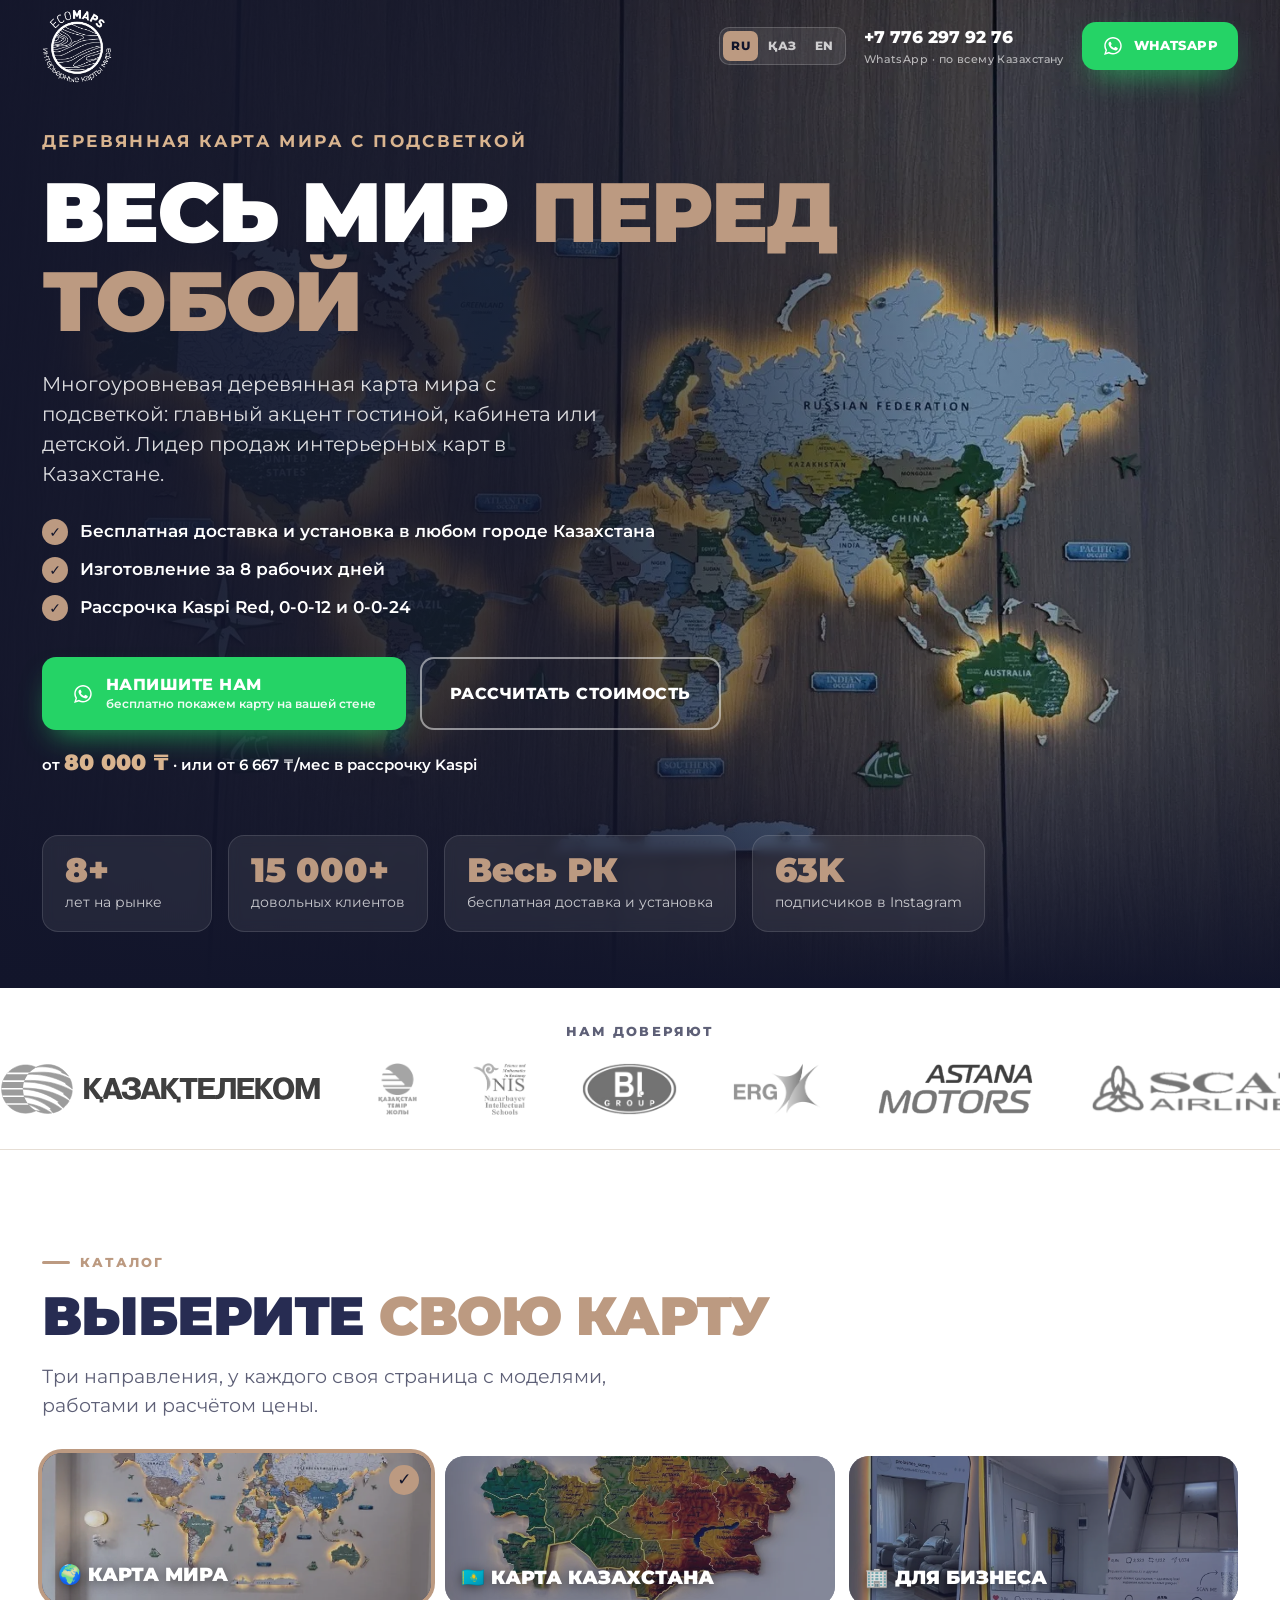
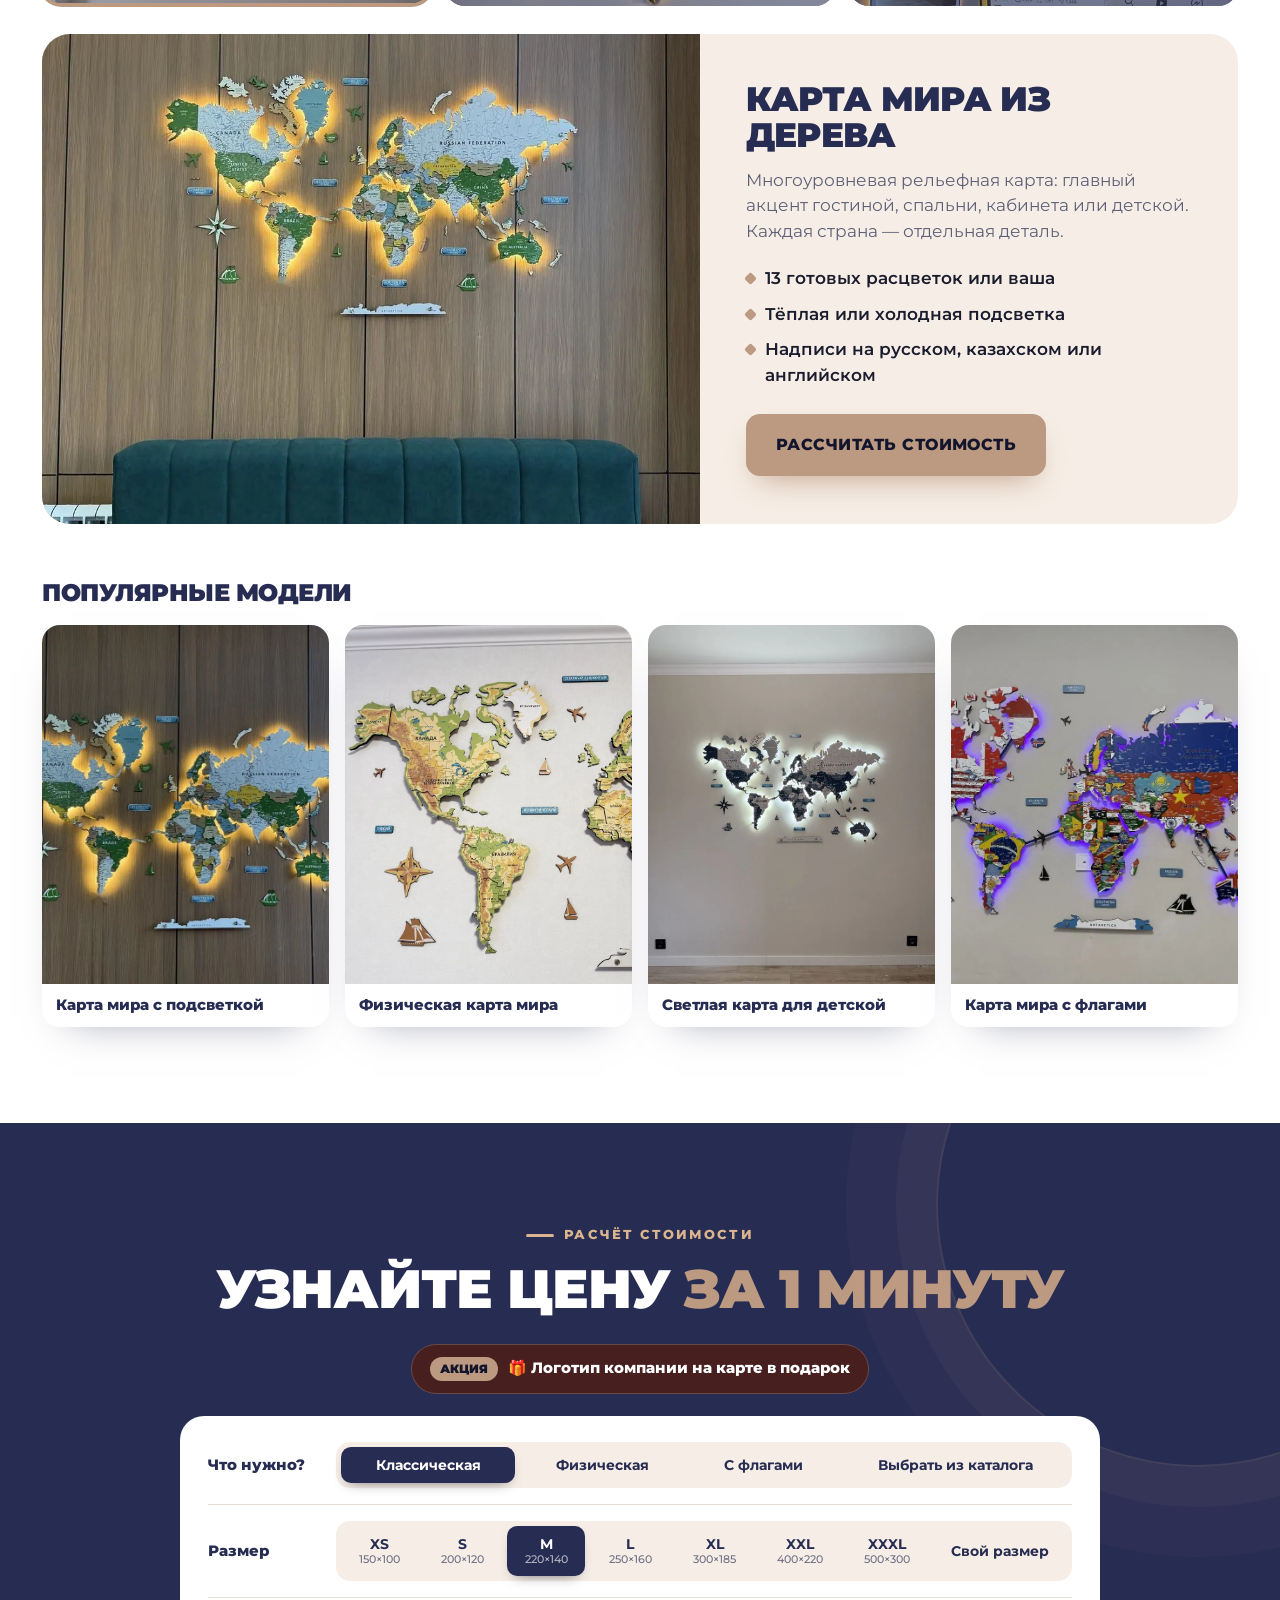
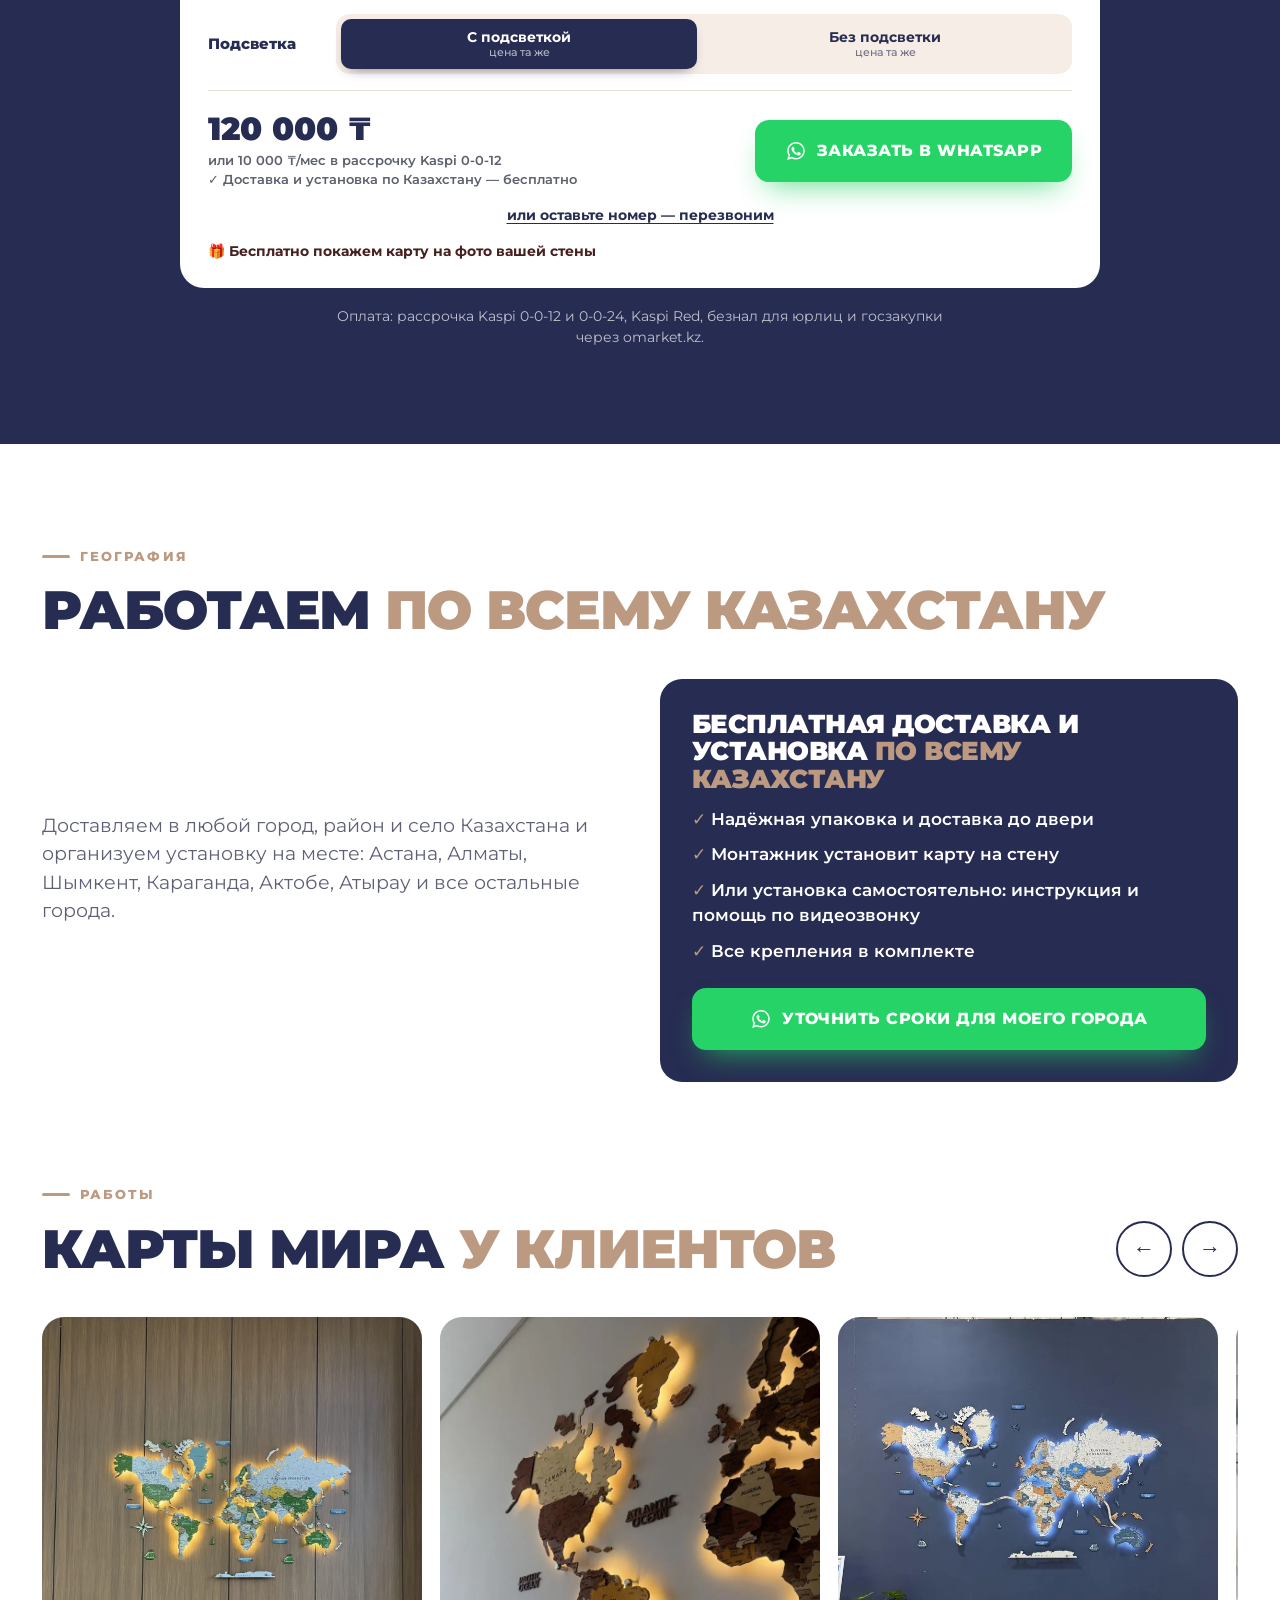
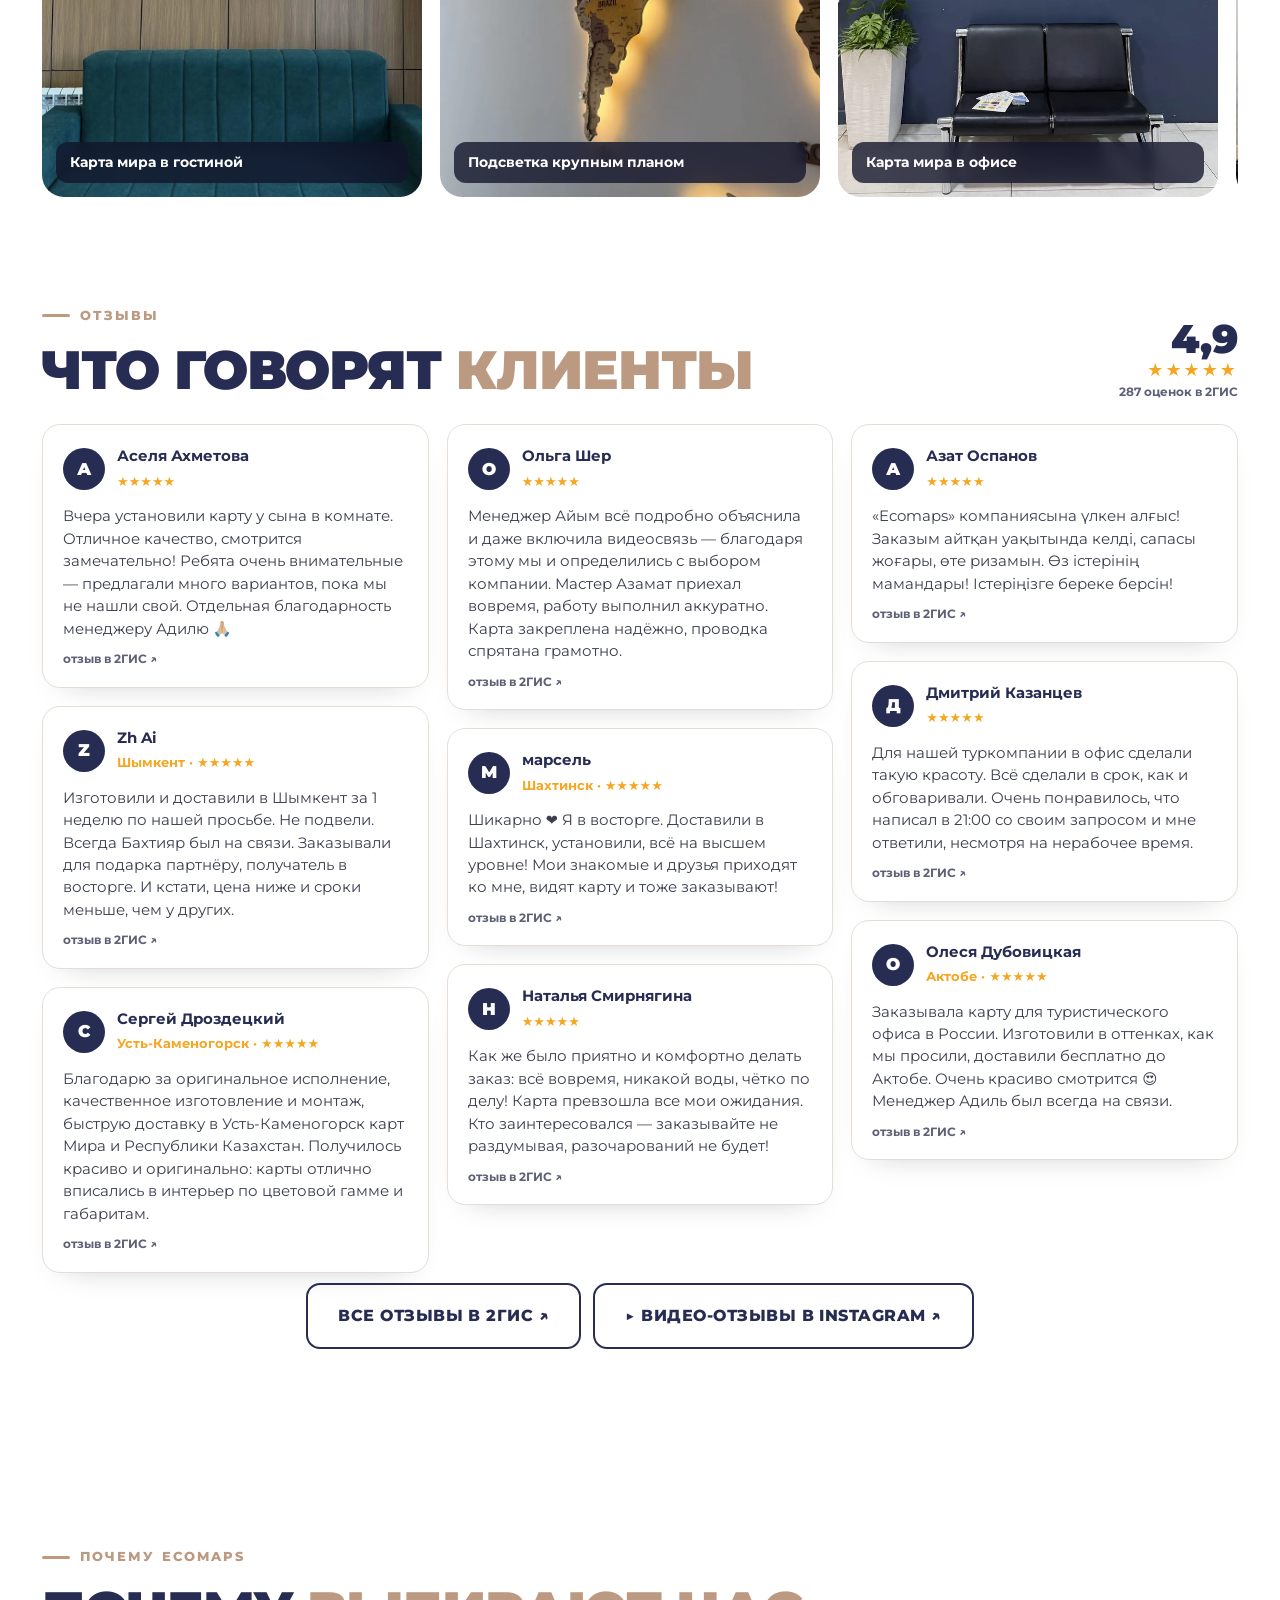
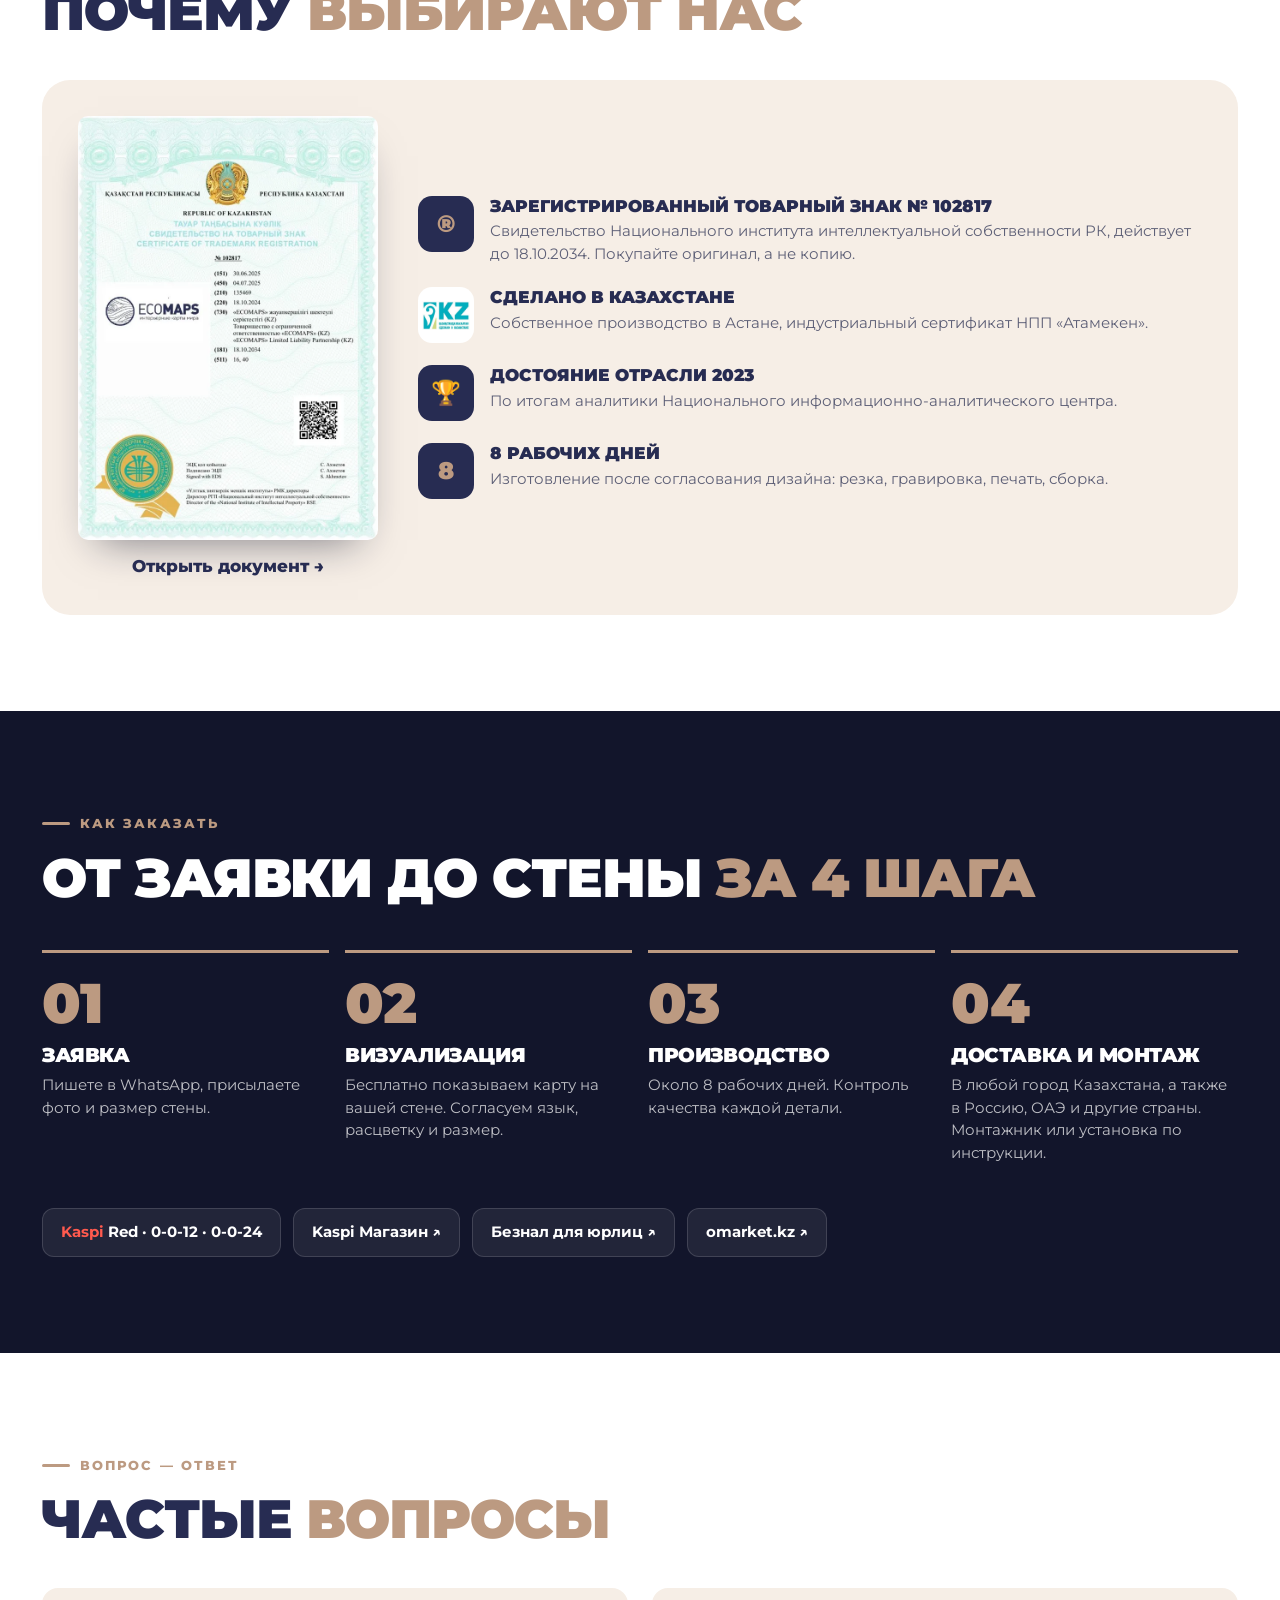
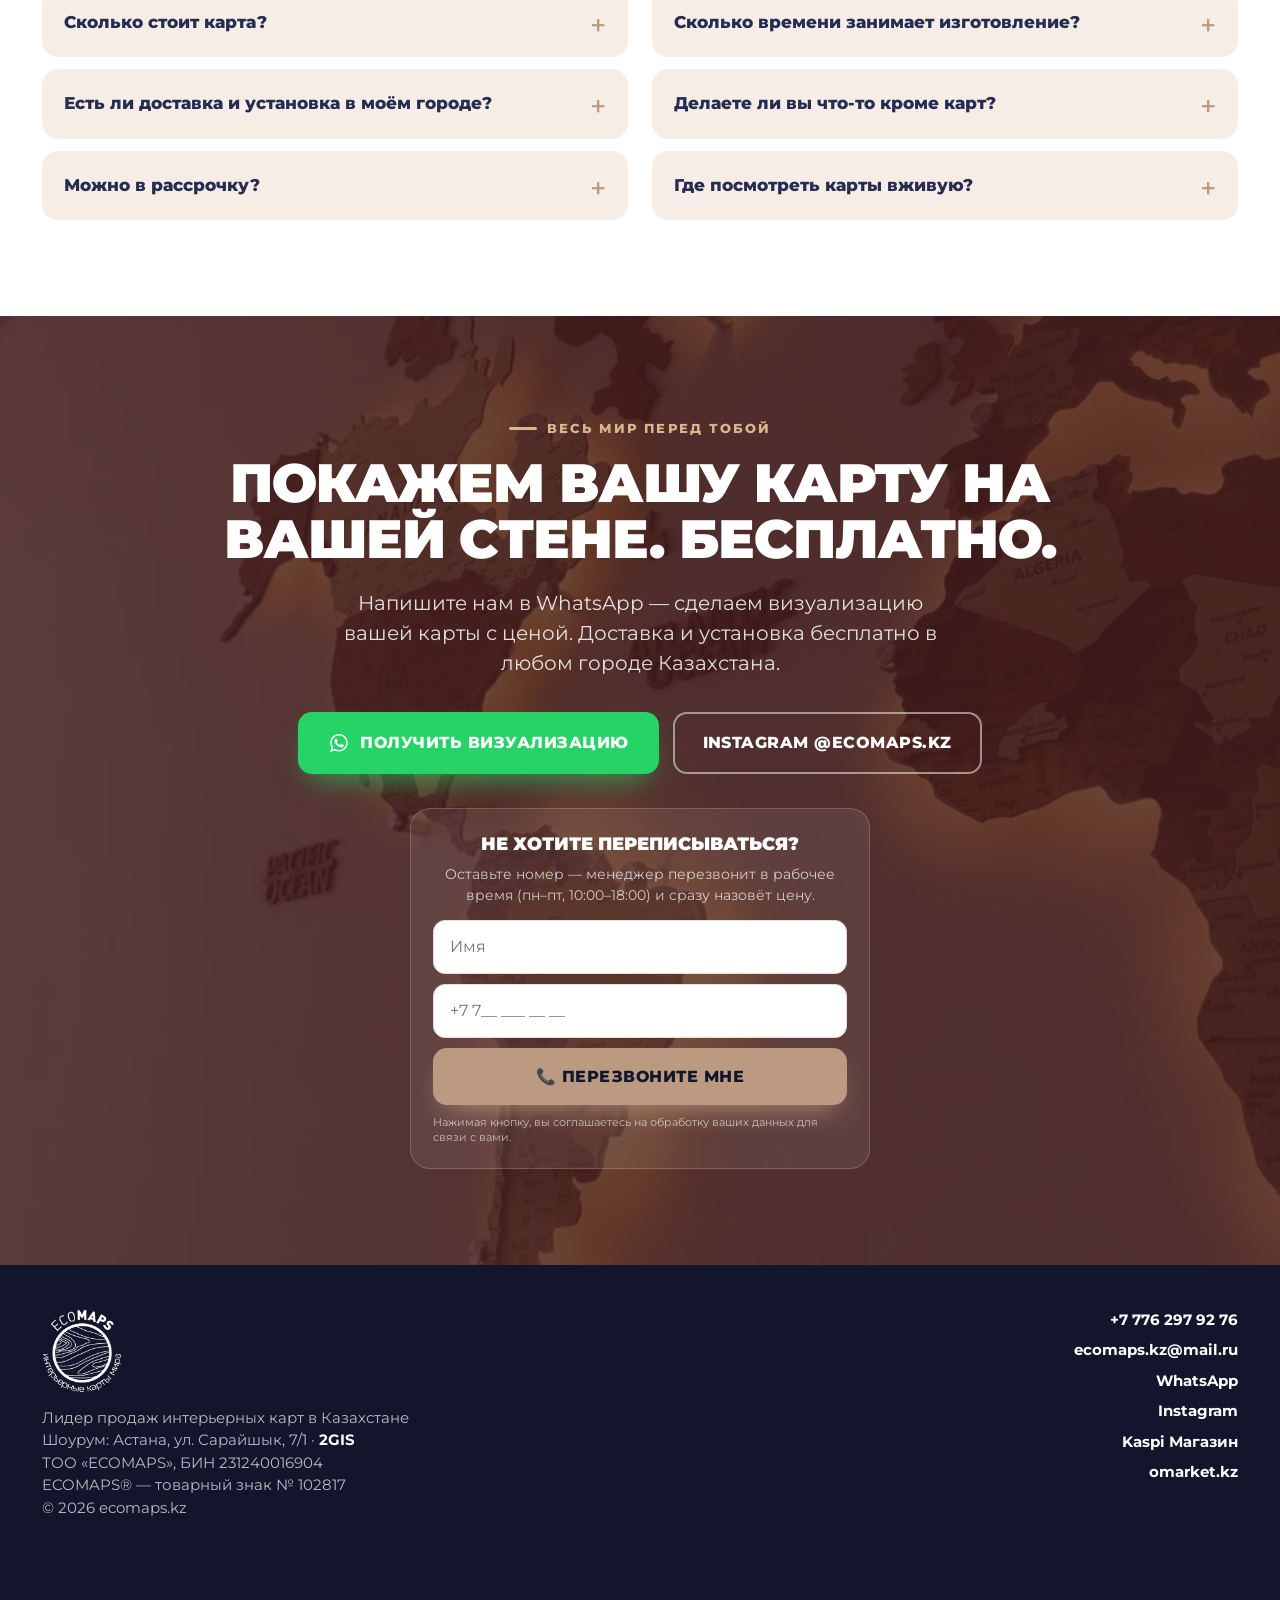
<file: index.html>
<!DOCTYPE html>
<html lang="ru">
<head>
<meta charset="UTF-8">
<meta name="viewport" content="width=device-width, initial-scale=1">
<title>Деревянная карта мира с подсветкой — купить в РК | ECOMAPS</title>
<meta name="description" content="Многоуровневые карты мира из дерева с подсветкой: 13 расцветок, надписи на 3 языках, 8 рабочих дней. Доставка и монтаж по Казахстану, рассрочка Kaspi.">
<meta property="og:title" content="ECOMAPS — весь мир перед тобой">
<meta property="og:description" content="Многоуровневые карты мира из дерева с подсветкой: 13 расцветок, надписи на 3 языках, 8 рабочих дней. Доставка и монтаж по Казахстану, рассрочка Kaspi.">
<meta property="og:image" content="https://ecomaps.kz/img/hero-wide.jpg?v=f53d175c">
<meta property="og:url" content="https://ecomaps.kz/">
<meta property="og:type" content="website">
<link rel="canonical" href="https://ecomaps.kz/">
<script type="application/ld+json">{"@context": "https://schema.org", "@graph": [{"@type": ["Store", "Organization"], "@id": "https://ecomaps.kz/#store", "name": "ECOMAPS", "legalName": "ТОО «ECOMAPS»", "url": "https://ecomaps.kz/", "logo": "https://ecomaps.kz/img/ads/logo-square.png?v=f53d175c", "image": "https://ecomaps.kz/img/hero-wide.jpg?v=f53d175c", "telephone": "+77762979276", "priceRange": "₸₸", "address": {"@type": "PostalAddress", "streetAddress": "ул. Сарайшык, 7/1", "addressLocality": "Астана", "addressCountry": "KZ"}, "areaServed": {"@type": "Country", "name": "Kazakhstan"}, "sameAs": ["https://www.instagram.com/ecomaps.kz/", "https://2gis.kz/astana/geo/70000001057229459", "https://l.kaspi.kz/shop/HHgEF6jwWSDbpnh"]}, {"@type": "WebPage", "@id": "https://ecomaps.kz/#page", "url": "https://ecomaps.kz/", "name": "Деревянная карта мира с подсветкой — купить в РК | ECOMAPS", "description": "Многоуровневые карты мира из дерева с подсветкой: 13 расцветок, надписи на 3 языках, 8 рабочих дней. Доставка и монтаж по Казахстану, рассрочка Kaspi.", "inLanguage": "ru", "isPartOf": {"@type": "WebSite", "@id": "https://ecomaps.kz/#site", "url": "https://ecomaps.kz/", "name": "ECOMAPS"}, "about": {"@id": "https://ecomaps.kz/#store"}}, {"@type": "Product", "name": "Деревянная карта мира с подсветкой", "description": "Многоуровневая деревянная карта мира с подсветкой: главный акцент гостиной, кабинета или детской. Лидер продаж интерьерных карт в Казахстане.", "brand": {"@type": "Brand", "name": "ECOMAPS"}, "image": "https://ecomaps.kz/img/hero-wide.jpg?v=f53d175c", "url": "https://ecomaps.kz/", "offers": {"@type": "AggregateOffer", "priceCurrency": "KZT", "lowPrice": 80000, "highPrice": 260000, "offerCount": 7, "availability": "https://schema.org/InStock", "seller": {"@id": "https://ecomaps.kz/#store"}, "url": "https://ecomaps.kz/"}}, {"@type": "FAQPage", "mainEntity": [{"@type": "Question", "name": "Сколько стоит карта?", "acceptedAnswer": {"@type": "Answer", "text": "Карта мира — от 80 000 ₸ (150×100 см) до 260 000 ₸ (500×300 см), карта Казахстана — от 80 000 ₸ (100×55 см) до 210 000 ₸ (300×170 см), рельефная 3D-карта РК — на 40 000 ₸ дороже. Цена одинаковая с подсветкой и без неё, доставка и установка по Казахстану бесплатно. Точную цену вашего размера покажет калькулятор выше."}}, {"@type": "Question", "name": "Сколько времени занимает изготовление?", "acceptedAnswer": {"@type": "Answer", "text": "Около 8 рабочих дней после согласования дизайна. Сроки индивидуальных заказов обговариваем отдельно."}}, {"@type": "Question", "name": "Есть ли доставка и установка в моём городе?", "acceptedAnswer": {"@type": "Answer", "text": "Да, и бесплатно: доставка и установка во всех городах Казахстана включены в цену. Также доставляем в Россию, ОАЭ и другие страны."}}, {"@type": "Question", "name": "Делаете ли вы что-то кроме карт?", "acceptedAnswer": {"@type": "Answer", "text": "Да: панели, картины, зеркала, неоновые вывески, часы с логотипом и оформление интерьеров детских садов, школ и офисов под ключ."}}, {"@type": "Question", "name": "Можно в рассрочку?", "acceptedAnswer": {"@type": "Answer", "text": "Да: Kaspi Red, рассрочка 0-0-12 и 0-0-24. Для компаний работаем по безналу и через госзакупки."}}, {"@type": "Question", "name": "Где посмотреть карты вживую?", "acceptedAnswer": {"@type": "Answer", "text": "В шоуруме в Астане: ул. Сарайшык, 7/1, Есильский район. Перед визитом напишите нам в WhatsApp"}}]}]}</script>
<link rel="alternate" hreflang="ru" href="https://ecomaps.kz/">
<link rel="alternate" hreflang="kk" href="https://ecomaps.kz/kz/">
<link rel="alternate" hreflang="en" href="https://ecomaps.kz/en/">
<link rel="alternate" hreflang="x-default" href="https://ecomaps.kz/">
<link rel="icon" type="image/png" href="img/favicon.png?v=f53d175c">
<script async src="https://www.googletagmanager.com/gtag/js?id=G-HMMT7JD949"></script>
<script>window.dataLayer=window.dataLayer||[];function gtag(){dataLayer.push(arguments);}gtag('js',new Date());gtag('config','G-HMMT7JD949');gtag('config','AW-826481600');</script>
<script>/* OpenAI Ads Pixel (конверсии рекламы в ChatGPT) */
!function(w,d,s,u){if(w.oaiq)return;var q=function(){q.q.push(arguments)};q.q=[];w.oaiq=q;var j=d.createElement(s);j.async=1;j.src=u;var f=d.getElementsByTagName(s)[0];f.parentNode.insertBefore(j,f)}(window,document,"script","https://bzrcdn.openai.com/sdk/oaiq.min.js");oaiq("init",{pixelId:"DipQq4rYeV9NBQEsWQdgFW",debug:true});</script>
<script>/* Яндекс Метрика с вебвизором (тот же счётчик, что на /whatsapp) */
var YM_ID=103848088;(function(m,e,t,r,i,k,a){m[i]=m[i]||function(){(m[i].a=m[i].a||[]).push(arguments)};m[i].l=1*new Date();k=e.createElement(t),a=e.getElementsByTagName(t)[0],k.async=1,k.src=r,a.parentNode.insertBefore(k,a)})(window,document,'script','https://mc.yandex.ru/metrika/tag.js?id='+YM_ID,'ym');
ym(YM_ID,'init',{webvisor:true,clickmap:true,trackLinks:true,accurateTrackBounce:true});
/* Meta Pixel (Facebook/Instagram реклама): впишите ID в src/build.py → META_PIXEL_ID */
var META_PIXEL_ID='576043711342731';if(META_PIXEL_ID){!function(f,b,e,v,n,t,s){if(f.fbq)return;n=f.fbq=function(){n.callMethod?n.callMethod.apply(n,arguments):n.queue.push(arguments)};if(!f._fbq)f._fbq=n;n.push=n;n.loaded=!0;n.version='2.0';n.queue=[];t=b.createElement(e);t.async=!0;t.src=v;s=b.getElementsByTagName(e)[0];s.parentNode.insertBefore(t,s)}(window,document,'script','https://connect.facebook.net/en_US/fbevents.js');fbq('init',META_PIXEL_ID);fbq('track','PageView');}
</script>
<script>/* TikTok Pixel (реклама в TikTok): ID в src/build.py → TT_PIXEL_ID */
!function (w, d, t) {
  w.TiktokAnalyticsObject=t;var ttq=w[t]=w[t]||[];ttq.methods=["page","track","identify","instances","debug","on","off","once","ready","alias","group","enableCookie","disableCookie","holdConsent","revokeConsent","grantConsent"],ttq.setAndDefer=function(t,e){t[e]=function(){t.push([e].concat(Array.prototype.slice.call(arguments,0)))}};for(var i=0;i<ttq.methods.length;i++)ttq.setAndDefer(ttq,ttq.methods[i]);ttq.instance=function(t){for(
var e=ttq._i[t]||[],n=0;n<ttq.methods.length;n++)ttq.setAndDefer(e,ttq.methods[n]);return e},ttq.load=function(e,n){var r="https://analytics.tiktok.com/i18n/pixel/events.js",o=n&&n.partner;ttq._i=ttq._i||{},ttq._i[e]=[],ttq._i[e]._u=r,ttq._t=ttq._t||{},ttq._t[e]=+new Date,ttq._o=ttq._o||{},ttq._o[e]=n||{};n=document.createElement("script")
;n.type="text/javascript",n.async=!0,n.src=r+"?sdkid="+e+"&lib="+t;e=document.getElementsByTagName("script")[0];e.parentNode.insertBefore(n,e)};
  ttq.load('DBQ1JJJC77UBQ4PDTHPG');
  ttq.page();
}(window, document, 'ttq');
</script>
<link rel="preconnect" href="https://fonts.googleapis.com">
<link rel="preconnect" href="https://fonts.gstatic.com" crossorigin>
<link href="https://fonts.googleapis.com/css2?family=Montserrat:wght@400;500;600;700;800;900&display=swap" rel="stylesheet">
<link rel="stylesheet" href="assets/style.css?v=34e55e02">
<style>.hero-bg{background-image:url(img/hero-wide.webp?v=f53d175c)}.final:before{background-image:url(img/g3.webp?v=f53d175c)}</style>
</head>
<body data-mode="world">

<svg width="0" height="0" style="position:absolute">
  <symbol id="wa" viewBox="0 0 32 32"><path fill="currentColor" d="M16 3C9 3 3.3 8.6 3.3 15.6c0 2.4.7 4.7 1.9 6.7L3 29l6.9-2.1c1.9 1.1 4 1.6 6.1 1.6 7 0 12.7-5.7 12.7-12.7S23 3 16 3zm0 23.2c-1.9 0-3.8-.5-5.4-1.5l-.4-.2-4.1 1.2 1.3-4-.3-.4c-1.1-1.7-1.7-3.6-1.7-5.6C5.4 9.8 10.2 5 16 5s10.6 4.8 10.6 10.6S21.8 26.2 16 26.2zm5.8-7.9c-.3-.2-1.9-.9-2.2-1-.3-.1-.5-.2-.7.2-.2.3-.8 1-1 1.2-.2.2-.4.2-.7.1-.3-.2-1.3-.5-2.5-1.6-.9-.8-1.6-1.8-1.7-2.1-.2-.3 0-.5.1-.6l.5-.6c.2-.2.2-.3.3-.5.1-.2 0-.4 0-.6l-1-2.4c-.3-.6-.5-.5-.7-.5h-.6c-.2 0-.6.1-.9.4-.3.3-1.2 1.1-1.2 2.8s1.2 3.2 1.4 3.5c.2.2 2.4 3.6 5.7 5 .8.3 1.4.5 1.9.7.8.3 1.5.2 2.1.1.6-.1 1.9-.8 2.2-1.5.3-.7.3-1.4.2-1.5-.1-.1-.3-.2-.6-.4z"/></symbol>
</svg>

<header id="top">
  <div class="wrap nav">
    <a class="logo" href="#top" aria-label="ECOMAPS"><img src="img/logo-white.png?v=f53d175c" alt="ECOMAPS — интерьерные карты мира" width="70" height="74"></a>
    <nav class="menu">
      <a href="#catalog">Каталог</a>
      
      <a href="#calc">Расчёт цены</a>
      <a href="#trust">О нас</a>
      <a href="#works">Работы</a>
      <a href="#faq">Вопросы</a>
    </nav>
    <div class="hdr-r">
      <div class="lang"><a href="/" hreflang="ru" class="on">RU</a><a href="/kz/" hreflang="kk">ҚАЗ</a><a href="/en/" hreflang="en">EN</a></div>
      <a class="phone js-wa" href="https://ecomaps.kz/whatsapp" data-place="phone" data-choose>+7 776 297 92 76<small>WhatsApp · по всему Казахстану</small></a>
      <a class="btn btn-wa js-wa" href="https://ecomaps.kz/whatsapp" data-place="header"><svg><use href="#wa"/></svg><span>WhatsApp</span></a>
    </div>
  </div>
</header>

<main>
<section class="hero">
  <div class="hero-bg" role="img" aria-label="Деревянная карта мира с подсветкой на стене"></div>
  <div class="wrap">
    <h1 class="reveal h1-key">Деревянная карта мира с подсветкой</h1>
    <p class="h1s reveal">Весь мир <em>перед тобой</em></p>
    <p class="lead reveal">Многоуровневая деревянная карта мира с подсветкой: главный акцент гостиной, кабинета или детской. Лидер продаж интерьерных карт в Казахстане.</p>
    <ul class="checks reveal">
      <li>Бесплатная доставка и установка в любом городе Казахстана</li>
      <li>Изготовление за 8 рабочих дней</li>
      <li>Рассрочка Kaspi Red, 0-0-12 и 0-0-24</li>
    </ul>
    <div class="cta reveal">
      <a class="btn btn-wa btn-2l js-wa" href="https://ecomaps.kz/whatsapp" data-place="hero"><svg><use href="#wa"/></svg><span>Напишите нам<small>бесплатно покажем карту на вашей стене</small></span></a>
      <a class="btn btn-line" href="#calc">Рассчитать стоимость</a>
    </div>
    <p class="hprice reveal">от <b>80 000 ₸</b> · или от 6 667 ₸/мес в рассрочку Kaspi</p>
    <div class="stats reveal">
      <div class="stat"><b>8+</b><span>лет на рынке</span></div>
      <div class="stat"><b>15 000+</b><span>довольных клиентов</span></div>
      <div class="stat"><b>Весь РК</b><span>бесплатная доставка и установка</span></div>
      <div class="stat"><b>63K</b><span>подписчиков в Instagram</span></div>
    </div>
  </div>
</section>

<div class="logos" id="clients">
  <div class="lbl">Нам доверяют</div>
  <div class="track" id="track"></div>
</div>

<section id="catalog">
  <div class="wrap">
    <span class="kicker">Каталог</span>
    <h2>Выберите <span class="t">свою карту</span></h2>
    <p class="sub">Три направления, у каждого своя страница с моделями, работами и расчётом цены.</p>
    <nav class="modes">
      <a class="md" data-set="world" href="/#catalog"><img src="img/tab-world.webp?v=f53d175c" alt="Карта мира"><span>🌍 Карта мира</span></a>
      <a class="md" data-set="kz" href="/kazakhstan/#catalog"><img src="img/kz/k-phys.webp?v=f53d175c" alt="Карта Казахстана"><span>🇰🇿 Карта Казахстана</span></a>
      <a class="md" data-set="biz" href="/business/#catalog"><img src="img/mirrors/mirrors-cover.webp?v=f53d175c" alt="Для бизнеса"><span>🏢 Для бизнеса</span></a>
    </nav>

    <div class="pane" data-m="world">
      <div class="ph"><img src="img/hero.webp?v=f53d175c" alt="Карта мира из дерева" loading="lazy"></div>
      <div class="tx">
        <h3>Карта мира из дерева</h3><p>Многоуровневая рельефная карта: главный акцент гостиной, спальни, кабинета или детской. Каждая страна — отдельная деталь.</p>
        <ul><li>13 готовых расцветок или ваша</li><li>Тёплая или холодная подсветка</li><li>Надписи на русском, казахском или английском</li></ul>
        <a class="btn btn-gold" href="#calc">Рассчитать стоимость</a>
      </div>
    </div>
    
    

    <h3 class="h3s">Популярные модели</h3>
    <div class="models" id="models"></div>
  </div>
</section>







<section class="calc-sec" id="calc">
  <div class="wrap">
    <div class="calc-in">
      <span class="kicker" style="color:var(--gold)">Расчёт стоимости</span>
      <h2>Узнайте цену <span class="t">за 1 минуту</span></h2>
      <div class="promo"><i>Акция</i> 🎁 Логотип компании на карте в подарок</div>
      <div class="calc2">
        <div class="row"><span class="lbl">Что нужно?</span><div class="seg" data-k="type">
          <button class="on">Классическая</button><button>Физическая</button><button>С флагами</button><button>Выбрать из каталога</button>
        </div></div>
        <div class="row"><span class="lbl">Размер</span><div class="seg" data-k="size">
          <button data-p="80000">XS<small class="cm">150×100</small></button><button data-p="95000">S<small class="cm">200×120</small></button><button class="on" data-p="120000">M<small class="cm">220×140</small></button><button data-p="130000">L<small class="cm">250×160</small></button><button data-p="160000">XL<small class="cm">300×185</small></button><button data-p="210000">XXL<small class="cm">400×220</small></button><button data-p="260000">XXXL<small class="cm">500×300</small></button><button>Свой размер</button>
        </div></div>
        <div class="row"><span class="lbl">Подсветка</span><div class="seg" data-k="light">
          <button class="on">С подсветкой<small>цена та же</small></button><button>Без подсветки<small>цена та же</small></button>
        </div></div>
        <div class="go">
          <div class="price" id="calcPrice" aria-live="polite"></div>
          <a class="btn btn-wa js-wa" id="sendCalc" href="https://ecomaps.kz/whatsapp" data-place="calc"><svg><use href="#wa"/></svg>Заказать в WhatsApp</a>
        </div>
        <p class="cb-link"><a href="#" data-cb="calc">или оставьте номер — перезвоним</a></p>
        <p class="gift-l">🎁 Бесплатно покажем карту на фото вашей стены</p>
      </div>
      <p class="calc-note">Оплата: рассрочка Kaspi 0-0-12 и 0-0-24, Kaspi Red, безнал для юрлиц и госзакупки через omarket.kz.</p>
    </div>
  </div>
</section>

<section id="geo">
  <div class="wrap">
    <span class="kicker">География</span>
    <h2>Работаем <span class="t">по всему Казахстану</span></h2>
    <div class="geo" style="margin-top:40px">
      <div>
        <p class="sub" style="margin:0 0 24px">Доставляем в любой город, район и село Казахстана и организуем установку на месте: Астана, Алматы, Шымкент, Караганда, Актобе, Атырау и все остальные города.</p>
      </div>
      <div class="geo-card reveal">
        <h3>Бесплатная доставка и установка <span>по всему Казахстану</span></h3>
        <ul><li>Надёжная упаковка и доставка до двери</li><li>Монтажник установит карту на стену</li><li>Или установка самостоятельно: инструкция и помощь по видеозвонку</li><li>Все крепления в комплекте</li></ul>
        <a class="btn btn-wa js-wa" href="https://ecomaps.kz/whatsapp" data-place="geo"><svg><use href="#wa"/></svg>Уточнить сроки для моего города</a>
      </div>
    </div>
  </div>
</section>

<section id="works" style="padding-top:0">
  <div class="wrap">
    <div class="car-head">
      <div><span class="kicker">Работы</span><h2><span data-m="world">Карты мира</span> <span class="t">у клиентов</span></h2></div>
      <div class="arrows" data-car="carWorks"><button aria-label="←">←</button><button aria-label="→">→</button></div>
    </div>
    <div class="car" id="carWorks"></div>
  </div>
</section>

<section class="rv-sec" id="reviews">
  <div class="wrap">
    <div class="car-head">
      <div><span class="kicker">Отзывы</span><h2>Что говорят <span class="t">клиенты</span></h2></div>
      <a class="rv-score" href="https://2gis.kz/astana/firm/70000001057229459/tab/reviews" target="_blank" rel="noopener" data-track="outbound" data-to="2gis-reviews"><b>4,9</b><span class="rv-st">★★★★★</span><small>287 оценок в 2ГИС</small></a>
    </div>
    <div class="rvs"><figure class="rv"><div class="rv-top"><span class="ava">А</span><figcaption><b>Аселя Ахметова</b><small>★★★★★</small></figcaption></div><blockquote>Вчера установили карту у сына в комнате. Отличное качество, смотрится замечательно! Ребята очень внимательные — предлагали много вариантов, пока мы не нашли свой. Отдельная благодарность менеджеру Адилю 🙏🏼</blockquote><a class="rv-src" href="https://2gis.kz/astana/firm/70000001057229459/tab/reviews" target="_blank" rel="noopener" data-track="outbound" data-to="2gis-reviews">отзыв в 2ГИС ↗</a></figure><figure class="rv"><div class="rv-top"><span class="ava">Z</span><figcaption><b>Zh Ai</b><small>Шымкент · ★★★★★</small></figcaption></div><blockquote>Изготовили и доставили в Шымкент за 1 неделю по нашей просьбе. Не подвели. Всегда Бахтияр был на связи. Заказывали для подарка партнёру, получатель в восторге. И кстати, цена ниже и сроки меньше, чем у других.</blockquote><a class="rv-src" href="https://2gis.kz/astana/firm/70000001057229459/tab/reviews" target="_blank" rel="noopener" data-track="outbound" data-to="2gis-reviews">отзыв в 2ГИС ↗</a></figure><figure class="rv"><div class="rv-top"><span class="ava">С</span><figcaption><b>Сергей Дроздецкий</b><small>Усть-Каменогорск · ★★★★★</small></figcaption></div><blockquote>Благодарю за оригинальное исполнение, качественное изготовление и монтаж, быструю доставку в Усть-Каменогорск карт Мира и Республики Казахстан. Получилось красиво и оригинально: карты отлично вписались в интерьер по цветовой гамме и габаритам.</blockquote><a class="rv-src" href="https://2gis.kz/astana/firm/70000001057229459/tab/reviews" target="_blank" rel="noopener" data-track="outbound" data-to="2gis-reviews">отзыв в 2ГИС ↗</a></figure><figure class="rv"><div class="rv-top"><span class="ava">О</span><figcaption><b>Ольга Шер</b><small>★★★★★</small></figcaption></div><blockquote>Менеджер Айым всё подробно объяснила и даже включила видеосвязь — благодаря этому мы и определились с выбором компании. Мастер Азамат приехал вовремя, работу выполнил аккуратно. Карта закреплена надёжно, проводка спрятана грамотно.</blockquote><a class="rv-src" href="https://2gis.kz/astana/firm/70000001057229459/tab/reviews" target="_blank" rel="noopener" data-track="outbound" data-to="2gis-reviews">отзыв в 2ГИС ↗</a></figure><figure class="rv"><div class="rv-top"><span class="ava">М</span><figcaption><b>марсель</b><small>Шахтинск · ★★★★★</small></figcaption></div><blockquote>Шикарно ❤️ Я в восторге. Доставили в Шахтинск, установили, всё на высшем уровне! Мои знакомые и друзья приходят ко мне, видят карту и тоже заказывают!</blockquote><a class="rv-src" href="https://2gis.kz/astana/firm/70000001057229459/tab/reviews" target="_blank" rel="noopener" data-track="outbound" data-to="2gis-reviews">отзыв в 2ГИС ↗</a></figure><figure class="rv"><div class="rv-top"><span class="ava">Н</span><figcaption><b>Наталья Смирнягина</b><small>★★★★★</small></figcaption></div><blockquote>Как же было приятно и комфортно делать заказ: всё вовремя, никакой воды, чётко по делу! Карта превзошла все мои ожидания. Кто заинтересовался — заказывайте не раздумывая, разочарований не будет!</blockquote><a class="rv-src" href="https://2gis.kz/astana/firm/70000001057229459/tab/reviews" target="_blank" rel="noopener" data-track="outbound" data-to="2gis-reviews">отзыв в 2ГИС ↗</a></figure><figure class="rv"><div class="rv-top"><span class="ava">А</span><figcaption><b>Азат Оспанов</b><small>★★★★★</small></figcaption></div><blockquote>«Ecomaps» компаниясына үлкен алғыс! Заказым айтқан уақытында келді, сапасы жоғары, өте ризамын. Өз істерінің мамандары! Істеріңізге береке берсін!</blockquote><a class="rv-src" href="https://2gis.kz/astana/firm/70000001057229459/tab/reviews" target="_blank" rel="noopener" data-track="outbound" data-to="2gis-reviews">отзыв в 2ГИС ↗</a></figure><figure class="rv"><div class="rv-top"><span class="ava">Д</span><figcaption><b>Дмитрий Казанцев</b><small>★★★★★</small></figcaption></div><blockquote>Для нашей туркомпании в офис сделали такую красоту. Всё сделали в срок, как и обговаривали. Очень понравилось, что написал в 21:00 со своим запросом и мне ответили, несмотря на нерабочее время.</blockquote><a class="rv-src" href="https://2gis.kz/astana/firm/70000001057229459/tab/reviews" target="_blank" rel="noopener" data-track="outbound" data-to="2gis-reviews">отзыв в 2ГИС ↗</a></figure><figure class="rv"><div class="rv-top"><span class="ava">О</span><figcaption><b>Олеся Дубовицкая</b><small>Актобе · ★★★★★</small></figcaption></div><blockquote>Заказывала карту для туристического офиса в России. Изготовили в оттенках, как мы просили, доставили бесплатно до Актобе. Очень красиво смотрится 😍 Менеджер Адиль был всегда на связи.</blockquote><a class="rv-src" href="https://2gis.kz/astana/firm/70000001057229459/tab/reviews" target="_blank" rel="noopener" data-track="outbound" data-to="2gis-reviews">отзыв в 2ГИС ↗</a></figure></div>
    <div class="rv-more">
      <a class="btn btn-line-d" href="https://2gis.kz/astana/firm/70000001057229459/tab/reviews" target="_blank" rel="noopener" data-track="outbound" data-to="2gis-reviews">Все отзывы в 2ГИС ↗</a>
      <a class="btn btn-line-d" href="https://www.instagram.com/stories/highlights/17927520688482894/" target="_blank" rel="noopener" data-track="outbound" data-to="instagram-reviews">▶ Видео-отзывы в Instagram ↗</a>
    </div>
  </div>
</section>

<section class="trust-sec" id="trust">
  <div class="wrap">
    <span class="kicker">Почему ECOMAPS</span>
    <h2>Почему <span class="t">выбирают нас</span></h2>
    <div class="trust1 reveal">
      <a class="t-cert" href="img/trust/trademark.jpg?v=f53d175c" target="_blank" rel="noopener" data-track="cert_open">
        <img src="img/trust/trademark.webp?v=f53d175c" alt="Зарегистрированный товарный знак № 102817" loading="lazy">
        <span>Открыть документ →</span>
      </a>
      <ul class="t-list">
        <li><i class="ic">®</i><div><b>Зарегистрированный товарный знак № 102817</b><p>Свидетельство Национального института интеллектуальной собственности РК, действует до 18.10.2034. Покупайте оригинал, а не копию.</p></div></li>
        <li><i class="ic img"><img src="img/trust/made-in-kz.png?v=f53d175c" alt="Made in Kazakhstan"></i><div><b>Сделано в Казахстане</b><p>Собственное производство в Астане, индустриальный сертификат НПП «Атамекен».</p></div></li>
        <li><i class="ic">🏆</i><div><b>Достояние отрасли 2023</b><p>По итогам аналитики Национального информационно-аналитического центра.</p></div></li>
        <li><i class="ic">8</i><div><b>8 рабочих дней</b><p>Изготовление после согласования дизайна: резка, гравировка, печать, сборка.</p></div></li>
      </ul>
    </div>
  </div>
</section>

<section class="steps-sec" id="how">
  <div class="wrap">
    <span class="kicker">Как заказать</span>
    <h2>От заявки до стены <span class="t">за 4 шага</span></h2>
    <div class="steps">
      <div class="st reveal"><h3>Заявка</h3><p>Пишете в WhatsApp, присылаете фото и размер стены.</p></div>
      <div class="st reveal"><h3>Визуализация</h3><p>Бесплатно показываем карту на вашей стене. Согласуем язык, расцветку и размер.</p></div>
      <div class="st reveal"><h3>Производство</h3><p>Около 8 рабочих дней. Контроль качества каждой детали.</p></div>
      <div class="st reveal"><h3>Доставка и монтаж</h3><p>В любой город Казахстана, а также в Россию, ОАЭ и другие страны. Монтажник или установка по инструкции.</p></div>
    </div>
    <div class="pay"><span><b>Kaspi</b> Red · 0-0-12 · 0-0-24</span><a href="https://l.kaspi.kz/shop/HHgEF6jwWSDbpnh" target="_blank" rel="noopener" data-track="outbound" data-to="kaspi">Kaspi Магазин ↗</a><a class="js-wa" href="https://ecomaps.kz/whatsapp" data-place="pay-corp">Безнал для юрлиц ↗</a><a href="https://omarket.kz/catalog/ecc_uchebnoe_oborudovanie/ecc_demonstracionnye_materialy/nastennye_karty/dekorativnaia-karta-mira-ecomaps-km-nastennaia-100x70x2-sm.html" target="_blank" rel="noopener" data-track="outbound" data-to="omarket">omarket.kz ↗</a></div>
  </div>
</section>


<section id="faq">
  <div class="wrap">
    <span class="kicker">Вопрос — ответ</span>
    <h2>Частые <span class="t">вопросы</span></h2>
    <div class="faq">
      <details><summary><h3>Сколько стоит карта?</h3></summary><p>Карта мира — от 80 000 ₸ (150×100 см) до 260 000 ₸ (500×300 см), карта Казахстана — от 80 000 ₸ (100×55 см) до 210 000 ₸ (300×170 см), рельефная 3D-карта РК — на 40 000 ₸ дороже. Цена одинаковая с подсветкой и без неё, доставка и установка по Казахстану бесплатно. Точную цену вашего размера покажет калькулятор выше.</p></details>
      <details><summary><h3>Сколько времени занимает изготовление?</h3></summary><p>Около 8 рабочих дней после согласования дизайна. Сроки индивидуальных заказов обговариваем отдельно.</p></details>
      <details><summary><h3>Есть ли доставка и установка в моём городе?</h3></summary><p>Да, и бесплатно: доставка и установка во всех городах Казахстана включены в цену. Также доставляем в Россию, ОАЭ и другие страны.</p></details>
      <details><summary><h3>Делаете ли вы что-то кроме карт?</h3></summary><p>Да: панели, картины, зеркала, неоновые вывески, часы с логотипом и оформление интерьеров детских садов, школ и офисов под ключ.</p></details>
      <details><summary><h3>Можно в рассрочку?</h3></summary><p>Да: Kaspi Red, рассрочка 0-0-12 и 0-0-24. Для компаний работаем по безналу и через госзакупки.</p></details>
      <details><summary><h3>Где посмотреть карты вживую?</h3></summary><p>В шоуруме в Астане: ул. Сарайшык, 7/1, Есильский район. Перед визитом напишите нам в WhatsApp (<a href="https://2gis.kz/astana/geo/70000001057229459" target="_blank" rel="noopener">2GIS</a>)</p></details>
    </div>
  </div>
</section>

<section class="final">
  <div class="wrap">
    <span class="kicker" style="color:var(--gold)">Весь мир перед тобой</span>
    <h2>Покажем вашу карту на вашей стене. Бесплатно.</h2>
    <p>Напишите нам в WhatsApp — сделаем визуализацию вашей карты с ценой. Доставка и установка бесплатно в любом городе Казахстана.</p>
    <div class="cta">
      <a class="btn btn-wa js-wa" href="https://ecomaps.kz/whatsapp" data-place="final"><svg><use href="#wa"/></svg>Получить визуализацию</a>
      <a class="btn btn-line" href="https://www.instagram.com/ecomaps.kz/" target="_blank" rel="noopener">Instagram @ecomaps.kz</a>
    </div>
    <div class="cb-box">
      <b>Не хотите переписываться?</b><p>Оставьте номер — менеджер перезвонит в рабочее время (пн–пт, 10:00–18:00) и сразу назовёт цену.</p>
    <form class="cbf" novalidate data-place="final">
      <input type="text" name="name" placeholder="Имя" autocomplete="given-name" maxlength="60">
      <input type="tel" name="phone" placeholder="+7 7__ ___ __ __" autocomplete="tel" inputmode="tel" required maxlength="20">
      <input type="text" name="website" class="hp" tabindex="-1" autocomplete="off" aria-hidden="true">
      <button class="btn btn-gold" type="submit">📞 Перезвоните мне</button>
      <small class="cb-note">Нажимая кнопку, вы соглашаетесь на обработку ваших данных для связи с вами.</small>
      <p class="cb-msg" role="status"></p>
    </form>
    </div>
  </div>
</section>
</main>

<footer>
  <div class="wrap foot">
    <div>
      <a class="logo" href="#top" style="margin-bottom:14px"><img src="img/logo-white.png?v=f53d175c" alt="ECOMAPS" width="84" height="88"></a>
      Лидер продаж интерьерных карт в Казахстане<br>Шоурум: Астана, ул. Сарайшык, 7/1 · <a href="https://2gis.kz/astana/geo/70000001057229459" target="_blank" rel="noopener">2GIS</a><br>ТОО «ECOMAPS», БИН 231240016904<br>ECOMAPS® — товарный знак № 102817<br>© <span id="y">2026</span> ecomaps.kz
    </div>
    <nav>
      <a class="js-wa" href="https://ecomaps.kz/whatsapp" data-place="phone" data-choose>+7 776 297 92 76</a>
      <a href="mailto:ecomaps.kz@mail.ru">ecomaps.kz@mail.ru</a>
      <a class="js-wa" href="https://ecomaps.kz/whatsapp" data-place="footer">WhatsApp</a>
      <a href="https://www.instagram.com/ecomaps.kz/" target="_blank" rel="noopener" data-track="outbound" data-to="instagram">Instagram</a>
      <a href="https://l.kaspi.kz/shop/HHgEF6jwWSDbpnh" target="_blank" rel="noopener" data-track="outbound" data-to="kaspi">Kaspi Магазин</a>
      <a href="https://omarket.kz/catalog/ecc_uchebnoe_oborudovanie/ecc_demonstracionnye_materialy/nastennye_karty/dekorativnaia-karta-mira-ecomaps-km-nastennaia-100x70x2-sm.html" target="_blank" rel="noopener" data-track="outbound" data-to="omarket">omarket.kz</a>
    </nav>
  </div>
</footer>

<div class="sheet" id="sheet" hidden>
  <div class="sheet-box" role="dialog" aria-label="Как вам удобнее?">
    <button class="sheet-x" aria-label="×">×</button>
    <b>Как вам удобнее?</b>
    <a class="btn btn-wa js-wa" id="sheetWa" href="https://ecomaps.kz/whatsapp" data-place="phone-wa"><svg><use href="#wa"/></svg><span class="m-only">WhatsApp: чат или звонок</span><span class="d-only">Открыть WhatsApp</span></a>
    <p class="hint">Откроется чат с менеджером. Чтобы позвонить, нажмите 📞 вверху чата.</p>
    <p class="hint hint-d">Откроется WhatsApp на компьютере (приложение или WhatsApp Web). С телефона удобнее? Наш номер: +7 776 297 92 76</p>
    <a class="btn btn-gold" href="tel:+77762979276" data-place="phone-call">📞 Обычный звонок</a>
    <div class="sheet-cb"><p class="or">или оставьте номер — перезвоним</p>
    <form class="cbf" novalidate data-place="sheet">
      <input type="text" name="name" placeholder="Имя" autocomplete="given-name" maxlength="60">
      <input type="tel" name="phone" placeholder="+7 7__ ___ __ __" autocomplete="tel" inputmode="tel" required maxlength="20">
      <input type="text" name="website" class="hp" tabindex="-1" autocomplete="off" aria-hidden="true">
      <button class="btn btn-gold" type="submit">📞 Перезвоните мне</button>
      <small class="cb-note">Нажимая кнопку, вы соглашаетесь на обработку ваших данных для связи с вами.</small>
      <p class="cb-msg" role="status"></p>
    </form>
    </div>
  </div>
</div>

<div class="lb" id="lb" hidden>
  <button class="lb-x" aria-label="×">×</button>
  <button class="lb-nav lb-prev" aria-label="←">‹</button>
  <figure><img id="lbImg" alt=""><figcaption><span id="lbCap"></span><a class="btn btn-wa js-wa" href="https://ecomaps.kz/whatsapp" data-place="lightbox"><svg><use href="#wa"/></svg>Хочу такую</a></figcaption></figure>
  <button class="lb-nav lb-next" aria-label="→">›</button>
  <div class="lb-n" id="lbN"></div>
</div>

<div class="modebar" id="modebar" aria-label="Разделы сайта">
  <span class="mb-l">Разделы сайта:</span>
  <a data-set="world" href="/#catalog">🌍 <span class="l">Карта мира</span><span class="s">Карты мира</span></a><a data-set="kz" href="/kazakhstan/#catalog">🇰🇿 <span class="l">Карта Казахстана</span><span class="s">Карты РК</span></a><a data-set="biz" href="/business/#catalog">🏢 <span class="l">Для бизнеса</span><span class="s">Для бизнеса</span></a>
</div>

<a class="fab js-wa" href="https://ecomaps.kz/whatsapp" data-place="fab" aria-label="WhatsApp"><svg viewBox="0 0 32 32"><use href="#wa"/></svg></a>

<script>
const P='', I18N={"cap": {"g1": "Карта мира с подсветкой", "physical": "Физическая карта мира", "kids": "Светлая карта для детской", "g7": "Карта мира с флагами", "hero": "Карта мира в гостиной", "g2": "Карта мира в офисе", "g3": "Подсветка крупным планом", "g4": "Кабинет руководителя", "g5": "Холодная подсветка", "g6": "Рабочий кабинет", "g8": "Светлая карта с подсветкой", "light": "Тёплая подсветка", "world": "Карта мира в квартире", "detail": "Каждая страна — отдельная деталь", "install": "Монтаж карты", "kazakhstan": "Карта РК с новыми областями", "kz/k-navy": "Ночная карта РК с подсветкой", "kz/k-phys": "Физическая карта Казахстана", "kz/k-phys2": "Физическая карта РК с подсветкой", "kz/k-dark": "Карта РК в переговорной", "kz/k-reception": "Карта РК на ресепшене", "relief/r3019": "Рельефная 3D-карта РК", "relief/r3018": "Рельефная карта Казахстана", "irere": "Карта РК с логотипом IRERE education", "office": "Карта РК и логотип INTANT", "tab-kz": "Карта РК в фирменных цветах", "gift/la": "Логотип над картой РК в офисе", "gift/intant": "INTANT: карта и логотип на ресепшене", "gift/irere2": "IRERE education: логотип и карта", "gift/clock": "Часы с логотипом INTANT", "gift/shezhire": "Шежіре — родословное древо", "gift/autopapa": "Брендированная картина AUTO PAPA", "mirrors/m1": "Instagram-зеркало для салона", "mirrors/m3": "Instagram-зеркало с подсветкой", "services/poster": "Брендированная картина для автосалона", "services/interior2": "Оформление детского сада", "panels/school-mural": "Панно для школы", "services/panels": "Декор-панель «Робот»", "services/painting": "Картина в раме для офиса", "panels/fairies": "Панель с подсветкой «Феи»", "panels/space-corridor": "Оформление коридора «Космос»", "panels/kids-robot": "Панель для детского центра", "panels/planets": "Панель «Планеты»", "mirrors/m4": "Instagram-зеркало для школы"}, "calc": {"per": "₸/мес", "inst": "в рассрочку Kaspi 0-0-12", "free": "Доставка и установка по Казахстану — бесплатно", "ask": "Цену рассчитает менеджер в WhatsApp", "or": "или", "disc": ""}, "cb": {"ok": "Спасибо! Менеджер перезвонит вам в рабочее время.", "bad": "Проверьте номер телефона", "err": "Не получилось отправить. Напишите нам в WhatsApp или позвоните +7 776 297 92 76."}};
const $=s=>document.querySelector(s), $$=s=>[...document.querySelectorAll(s)];
const LANG=document.documentElement.lang;

/* ---------- аналитика: GA4 + Яндекс Метрика (вебвизор) + Meta Pixel ---------- */
let MODE='world';
function track(ev,p){p=Object.assign({lang:LANG,mode:MODE},p||{});
  try{gtag('event',ev,p)}catch(e){}
  /* Google Ads: конверсия «Клик WhatsApp с сайта» (аккаунт 929-122-4347) */
  try{if(ev==='whatsapp_click'||ev==='phone_call') gtag('event','conversion',{send_to:'AW-826481600/ZKglCIKfqrQdEMC3jIoD'})}catch(e){}
  try{if(window.ym&&YM_ID) ym(YM_ID,'reachGoal',ev,p)}catch(e){}
  /* TikTok: клик WhatsApp/звонок = Contact, расчёт цены = SubmitForm */
  try{if(window.ttq){const tts={whatsapp_click:'Contact',phone_call:'Contact',calc_submit:'SubmitForm'}[ev]; if(tts) ttq.track(tts,{content_name:ev+(p.place?':'+p.place:'')})}}catch(e){}
  try{if(window.fbq){const std={whatsapp_click:'Contact',phone_call:'Contact',calc_submit:'Lead',callback_lead:'Lead',outbound:'ViewContent'}[ev]; std?fbq('track',std,p):fbq('trackCustom',ev,p)}}catch(e){}
}

$('#y').textContent=new Date().getFullYear();
const hdr=$('header'), mb=$('#modebar'), cat=$('#catalog'), fin=$('.final');
const onS=()=>{hdr.classList.toggle('solid',scrollY>40);
  const h=$('.hero').getBoundingClientRect();
  const hb=hdr.getBoundingClientRect().bottom; mb.style.top=Math.round(hb)+'px'; /* полоска разделов — сразу под шапкой (с акционной полосой шапка выше) */
  const dn=scrollY>(window._ly||0)+4, up=scrollY<(window._ly||0)-4; if(dn||up) window._ly=scrollY;
  const past=h.bottom<hb; if(!past) mb._h=false; else if(dn&&innerWidth<=640) mb._h=true; else if(up) mb._h=false;
  mb.classList.toggle('show', past&&!mb._h); hdr.classList.toggle('flat', past);};
/* круглая кнопка WhatsApp прячется, когда на экране и так есть зелёная кнопка — чтобы не закрывать текст */
const fab=$('.fab');
if('IntersectionObserver' in window&&fab){const vis=new Set(); const io=new IntersectionObserver(es=>{es.forEach(x=>x.isIntersecting?vis.add(x.target):vis.delete(x.target)); fab.classList.toggle('hide',vis.size>0);});
  $$('.hero .cta,#sendCalc,.final .cta,.cb-box,footer').forEach(x=>io.observe(x));}
addEventListener('scroll',onS,{passive:true}); addEventListener('resize',onS); onS();

const logos=[['kazakhtelecom.svg','Kazakhtelecom'],['pres/ktz-v.png','Қазақстан темір жолы'],['pres/nis.png','Nazarbayev Intellectual Schools'],['pres/bigroup.png','BI Group'],['pres/erg.png','ERG'],['pres/astanamotors.png','Astana Motors'],['pres/scat.png','SCAT Airlines'],['otbasy.svg','Otbasy Bank'],['allur.svg','Allur'],['iek.svg','IEK'],['pres/binom.png','BINOM School'],['pres/rfmsh.png','РФМШ'],['pres/spectrum.png','Spectrum International School'],['pres/svoydom.png','Svoy Dom'],['pres/gybrat.png','Gybrat'],['pres/helios.png','Helios']];
$('#track').innerHTML=[...logos,...logos].map(([f,n])=>`<img src="${P}img/logos/${f}" alt="${n}" loading="lazy">`).join('');

/* ---------- контент по режимам ---------- */
const C=I18N.cap;
const card=(k,cls)=>`<figure class="${cls}"><img src="${P}img/${k}.webp?v=f53d175c" alt="${C[k]}" loading="lazy"><figcaption>${C[k]}</figcaption></figure>`;
const MODELS={
  world:['g1','physical','kids','g7'],
  kz:['kazakhstan','kz/k-navy','relief/r3019','irere'],
  biz:['services/panels','mirrors/m3','services/painting','panels/fairies']};
const WORKS={
  world:['hero','g3','g2','g4','g5','g6','g8','light','world','detail','install'],
  kz:['kz/k-phys','irere','kz/k-navy','gift/la','office','kz/k-dark','kz/k-reception','kazakhstan','relief/r3018','kz/k-phys2'],
  biz:['panels/school-mural','mirrors/m1','panels/fairies','services/poster','panels/space-corridor','mirrors/m4','panels/kids-robot','gift/autopapa','panels/planets','services/interior2','office','gift/la']};
const gG=$('#giftGal'); if(gG) gG.innerHTML=['irere','gift/la','gift/intant','gift/irere2','gift/clock'].map(k=>card(k,'gi')).join('');
const iG=$('#indivGal'); if(iG) iG.innerHTML=['gift/shezhire','mirrors/m3','gift/autopapa','kz/k-reception','panels/school-mural'].map(k=>card(k,'gi')).join('');

function setMode(m){
  MODE=m;
  $$('[data-set]').forEach(b=>b.classList.toggle('on',b.dataset.set===m));
  $('#models').innerHTML=MODELS[m].map(k=>card(k,'mo')).join('');
  $('#carWorks').innerHTML=WORKS[m].map(k=>card(k,'wk')).join('');
}
$$('[data-set]').forEach(b=>b.addEventListener('click',()=>track('mode_select',{to:b.dataset.set,src:b.closest('#modebar')?'bar':'catalog'})));

$$('.arrows').forEach(a=>{const c=document.getElementById(a.dataset.car); const [p,n]=a.querySelectorAll('button'); p.onclick=()=>c.scrollBy({left:-c.clientWidth*.8}); n.onclick=()=>c.scrollBy({left:c.clientWidth*.8});});

/* ---------- калькулятор ---------- */
function pick(k,i){const bs=$$(`.seg[data-k="${k}"] button`); bs.forEach((x,j)=>x.classList.toggle('on',j===i));}
const val=k=>{const b=$(`.seg[data-k="${k}"] button.on`); return b?b.firstChild.textContent.trim():''};
$$('.seg').forEach(g=>g.addEventListener('click',e=>{const b=e.target.closest('button'); if(!b) return;
  g.querySelectorAll('button').forEach(x=>x.classList.toggle('on',x===b)); track('calc_option',{k:g.dataset.k,v:val(g.dataset.k)}); calcPrice();}));
/* цена: актуальная цена, зачёркнутая ×2 (скидка 50%), рассрочка 0-0-12 */
const fmt=n=>Math.round(n).toLocaleString('ru-RU').replace(/\u202f|\u00a0/g,' ')+' ₸';
function calcPrice(){const box=$('#calcPrice'); if(!box) return; const L=I18N.calc;
  const s=$('.seg[data-k="size"] button.on'), t=$('.seg[data-k="type"] button.on');
  let p=s&&s.dataset.p?+s.dataset.p:0; if(t&&t.hasAttribute('data-np')) p=0;
  if(p&&t&&t.dataset.add) p+= +t.dataset.add;
  box.innerHTML=p?`${L.disc?`<span class="tag">${L.disc}</span><s>${fmt(p*2)}</s>`:''}<b>${fmt(p)}</b><small>${L.or} ${fmt(p/12).replace(' ₸','')} ${L.per} ${L.inst}${L.free?'<br>✓ '+L.free:''}</small>`
                 :`<b class="ask">${L.ask}</b>${L.free?'<small>✓ '+L.free+'</small>':''}`;}
calcPrice();
$('#sendCalc').addEventListener('click',()=>track('calc_submit',{type:val('type'),size:val('size'),light:val('light'),price:($('.seg[data-k="size"] button.on')||{}).dataset?.p||''}));

/* ---------- телефон: WhatsApp или звонок ---------- */
const sheet=$('#sheet');
$$('[data-choose]').forEach(a=>a.addEventListener('click',e=>{e.preventDefault();e.stopImmediatePropagation();sheet.hidden=false;track('phone_open');}));
sheet.addEventListener('click',e=>{if(e.target===sheet||e.target.closest('.sheet-x')){sheet.hidden=true;sheet.classList.remove('desk','cbonly');}});
/* компьютер: вместо перехода на страницу wa.me показываем выбор — WhatsApp в новой вкладке, номер или «перезвоните мне» */
const DESK=matchMedia('(hover:hover) and (pointer:fine)').matches && !/Android|iPhone|iPad|Mobile/i.test(navigator.userAgent);
const sWa=$('#sheetWa');
if(DESK){ sWa.target='_blank'; sWa.rel='noopener';
  document.addEventListener('click',e=>{const w=e.target.closest('.js-wa'); if(!w||w===sWa||e.metaKey||e.ctrlKey) return;
    e.preventDefault(); e.stopImmediatePropagation(); sWa.dataset.place=w.dataset.place||'desk'; sheet.classList.add('desk'); sheet.hidden=false; track('desk_choice',{place:w.dataset.place||''});},true); }
$$('[data-cb]').forEach(a=>a.addEventListener('click',e=>{e.preventDefault(); sWa.dataset.place=a.dataset.cb; sheet.classList.add('cbonly'); sheet.hidden=false; const f=$('.sheet-cb input[name=phone]'); f&&setTimeout(()=>f.focus(),50); track('cb_open',{place:a.dataset.cb});}));

/* ---------- форма «Перезвоните мне» → /api/lead (Cloudflare Worker → Telegram) ---------- */
const CBT=I18N.cb;
$$('.cbf').forEach(f=>f.addEventListener('submit',async e=>{e.preventDefault();
  const msg=f.querySelector('.cb-msg'), btn=f.querySelector('button'), ph=f.phone.value, d=ph.replace(/\D/g,'');
  if(d.length<10||d.length>13){msg.textContent=CBT.bad; msg.className='cb-msg err'; f.phone.focus(); return;}
  const place=f.dataset.place==='sheet'?(sWa.dataset.place||'sheet'):f.dataset.place;
  let note=''; try{note=waText(place).replace(/^[^!]*!\s*/,'').replace(/\s*\((с сайта|ecomaps)[^)]*\)\s*$/,'');}catch(_){}
  const utm=new URLSearchParams(location.search); const src=['utm_source','utm_medium','utm_campaign'].map(k=>utm.get(k)).filter(Boolean).join(' / ')||document.referrer.replace(/^https?:\/\//,'').split('/')[0]||'прямой заход';
  btn.disabled=true;
  try{const r=await fetch('/api/lead',{method:'POST',headers:{'content-type':'application/json'},body:JSON.stringify({name:f.name.value.trim(),phone:ph,website:f.website.value,page:location.pathname,place,note,utm:src})});
    const j=await r.json().catch(()=>({})); if(!r.ok||!j.ok) throw 0;
    f.reset(); f.classList.add('done'); msg.textContent=CBT.ok; msg.className='cb-msg ok'; track('callback_lead',{place});
    try{oaiq('measure','lead_created',{type:'customer_action'})}catch(_){}
  }catch(_){msg.textContent=CBT.err; msg.className='cb-msg err';}
  btn.disabled=false;}));
$('[data-place="phone-call"]').addEventListener('click',()=>{track('phone_call'); try{oaiq('measure','lead_created',{type:'customer_action'})}catch(_){}});


/* ---------- просмотр фото на весь экран ---------- */
const lb=$('#lb'), lbImg=$('#lbImg'), lbCap=$('#lbCap'), lbN=$('#lbN'); let lbList=[], lbI=0;
const GAL='.mo img,.gi img,.wk img,.rl-g img,.pane .ph img,.sv .im img';
function lbShow(i){lbI=(i+lbList.length)%lbList.length; const im=lbList[lbI]; lbImg.src=im.currentSrc||im.src; const c=im.closest('figure')?.querySelector('figcaption')?.textContent||im.alt||''; lbCap.textContent=c; lbN.textContent=lbList.length>1?(lbI+1)+' / '+lbList.length:''; lb.classList.toggle('one',lbList.length<2);}
document.addEventListener('click',e=>{const im=e.target.closest(GAL.split(',').map(s=>s.trim()).join(',')); if(!im||im.tagName!=='IMG') return;
  const box=im.closest('.models,.gal,.car,.rl-g,.pane,.svc')||document.body; lbList=[...box.querySelectorAll('img')].filter(x=>x.offsetParent!==null);
  lbShow(lbList.indexOf(im)); lb.hidden=false; document.body.style.overflow='hidden'; track('photo_open',{photo:(im.getAttribute('src')||'').split('?')[0]});});
const lbClose=()=>{lb.hidden=true; document.body.style.overflow='';};
lb.addEventListener('click',e=>{if(e.target===lb||e.target.closest('.lb-x')) lbClose(); else if(e.target.closest('.lb-prev')) lbShow(lbI-1); else if(e.target.closest('.lb-next')) lbShow(lbI+1);});
addEventListener('keydown',e=>{if(lb.hidden) return; if(e.key==='Escape') lbClose(); if(e.key==='ArrowLeft') lbShow(lbI-1); if(e.key==='ArrowRight') lbShow(lbI+1);});
let tx=0; lb.addEventListener('touchstart',e=>{tx=e.touches[0].clientX},{passive:true});
lb.addEventListener('touchend',e=>{const d=e.changedTouches[0].clientX-tx; if(Math.abs(d)>50) lbShow(lbI+(d<0?1:-1));},{passive:true});

/* ---------- готовый текст сообщения в WhatsApp (RU/KZ; распределитель подставит его в чат) ---------- */
function waText(place){
  const kk=LANG==='kk', sale=!!document.getElementById('saleBar');
  const what=kk?{world:'ағаш әлем картасының',kz:'Қазақстанның ағаш картасының'}[MODE]:{world:'деревянную карту мира',kz:'деревянную карту Казахстана'}[MODE];
  const src=kk?'(ecomaps.kz сайтынан)':'(с сайта ecomaps.kz)';
  if(place==='calc'){
    const lc=x=>x?x[0].toLowerCase()+x.slice(1):x;
    const sb=$('.seg[data-k="size"] button.on'), dim=sb&&(sb.textContent.match(/\d+\s*×\s*\d+/)||[])[0];
    const o=[lc(val('type')), dim?dim.replace(/\s/g,'')+' см':lc(val('size')), lc(val('light'))].filter(Boolean).join(', ');
    return kk?`Сәлеметсіз бе! ${what?what[0].toUpperCase()+what.slice(1)+' ':''}${sale?'жеңілдікпен ':''}бағасын білгім келеді: ${o}. ${src}`
             :`Здравствуйте! Хочу узнать цену${sale?' со скидкой':''}${what?' на '+what:''}: ${o}. ${src}`;
  }
  if(!what) return kk?`Сәлеметсіз бе! Бизнеске арналған безендіру қызықтырады. ${src}`:`Здравствуйте! Интересует оформление для бизнеса. ${src}`;
  return kk?`Сәлеметсіз бе! ${what[0].toUpperCase()+what.slice(1)} ${sale?'жеңілдікпен ':''}бағасын білгім келеді. ${src}`
           :`Здравствуйте! Хочу узнать цену на ${what}${sale?' со скидкой':''}. ${src}`;
}

/* ---------- события ---------- */
document.addEventListener('click',e=>{
  const w=e.target.closest('.js-wa');
  if(w){ const base=w.dataset.base||(w.dataset.base=w.getAttribute('href')||'');
    if(/\/whatsapp\/?$/.test(base)){ try{w.href=base.replace(/\/?$/,'/')+'?text='+encodeURIComponent(waText(w.dataset.place));}catch(_){}}}
  if(w){ track('whatsapp_click',{place:w.dataset.place});
    /* конверсия для рекламы ChatGPT: даём пикселю 0,3 с отправить событие, потом переходим */
    if(window.oaiq && w.href && !w.target && !e.metaKey && !e.ctrlKey){ try{oaiq('measure','lead_created',{type:'customer_action'})}catch(_){}
      e.preventDefault(); setTimeout(()=>{location.href=w.href},300); } }
  const t=e.target.closest('[data-track]'); if(t) track(t.dataset.track,{to:t.dataset.to||''});
});
$$('details').forEach((d,i)=>d.addEventListener('toggle',()=>{if(d.open) track('faq_open',{q:i+1})}));
const seen=new Set();
const sio='IntersectionObserver' in window?new IntersectionObserver(es=>es.forEach(e=>{const id=e.target.id; if(e.isIntersecting&&id&&!seen.has(id)){seen.add(id);track('section_view',{section:id})}}),{threshold:.35}):null;
$$('main section[id]').forEach(s=>sio&&sio.observe(s));
const marks=[25,50,75,100], hit=new Set();
addEventListener('scroll',()=>{const p=(scrollY+innerHeight)/document.documentElement.scrollHeight*100; marks.forEach(m=>{if(p>=m-1&&!hit.has(m)){hit.add(m);track('scroll_depth',{percent:m})}})},{passive:true});

const io='IntersectionObserver' in window?new IntersectionObserver(es=>es.forEach(e=>{if(e.isIntersecting){e.target.classList.add('in');io.unobserve(e.target)}}),{threshold:.12}):null;
$$('.reveal').forEach(el=>io?io.observe(el):el.classList.add('in'));

/* старые ссылки вида ?m=kz ведут на нужную страницу */
try{const q=new URLSearchParams(location.search).get('m'); const h={world:'/',kz:'/kazakhstan/',biz:'/business/'}[q]; if(q&&q!==document.body.dataset.mode&&h) location.replace(h);}catch(e){}
setMode(document.body.dataset.mode); onS();
</script>
</body>
</html>
</file>
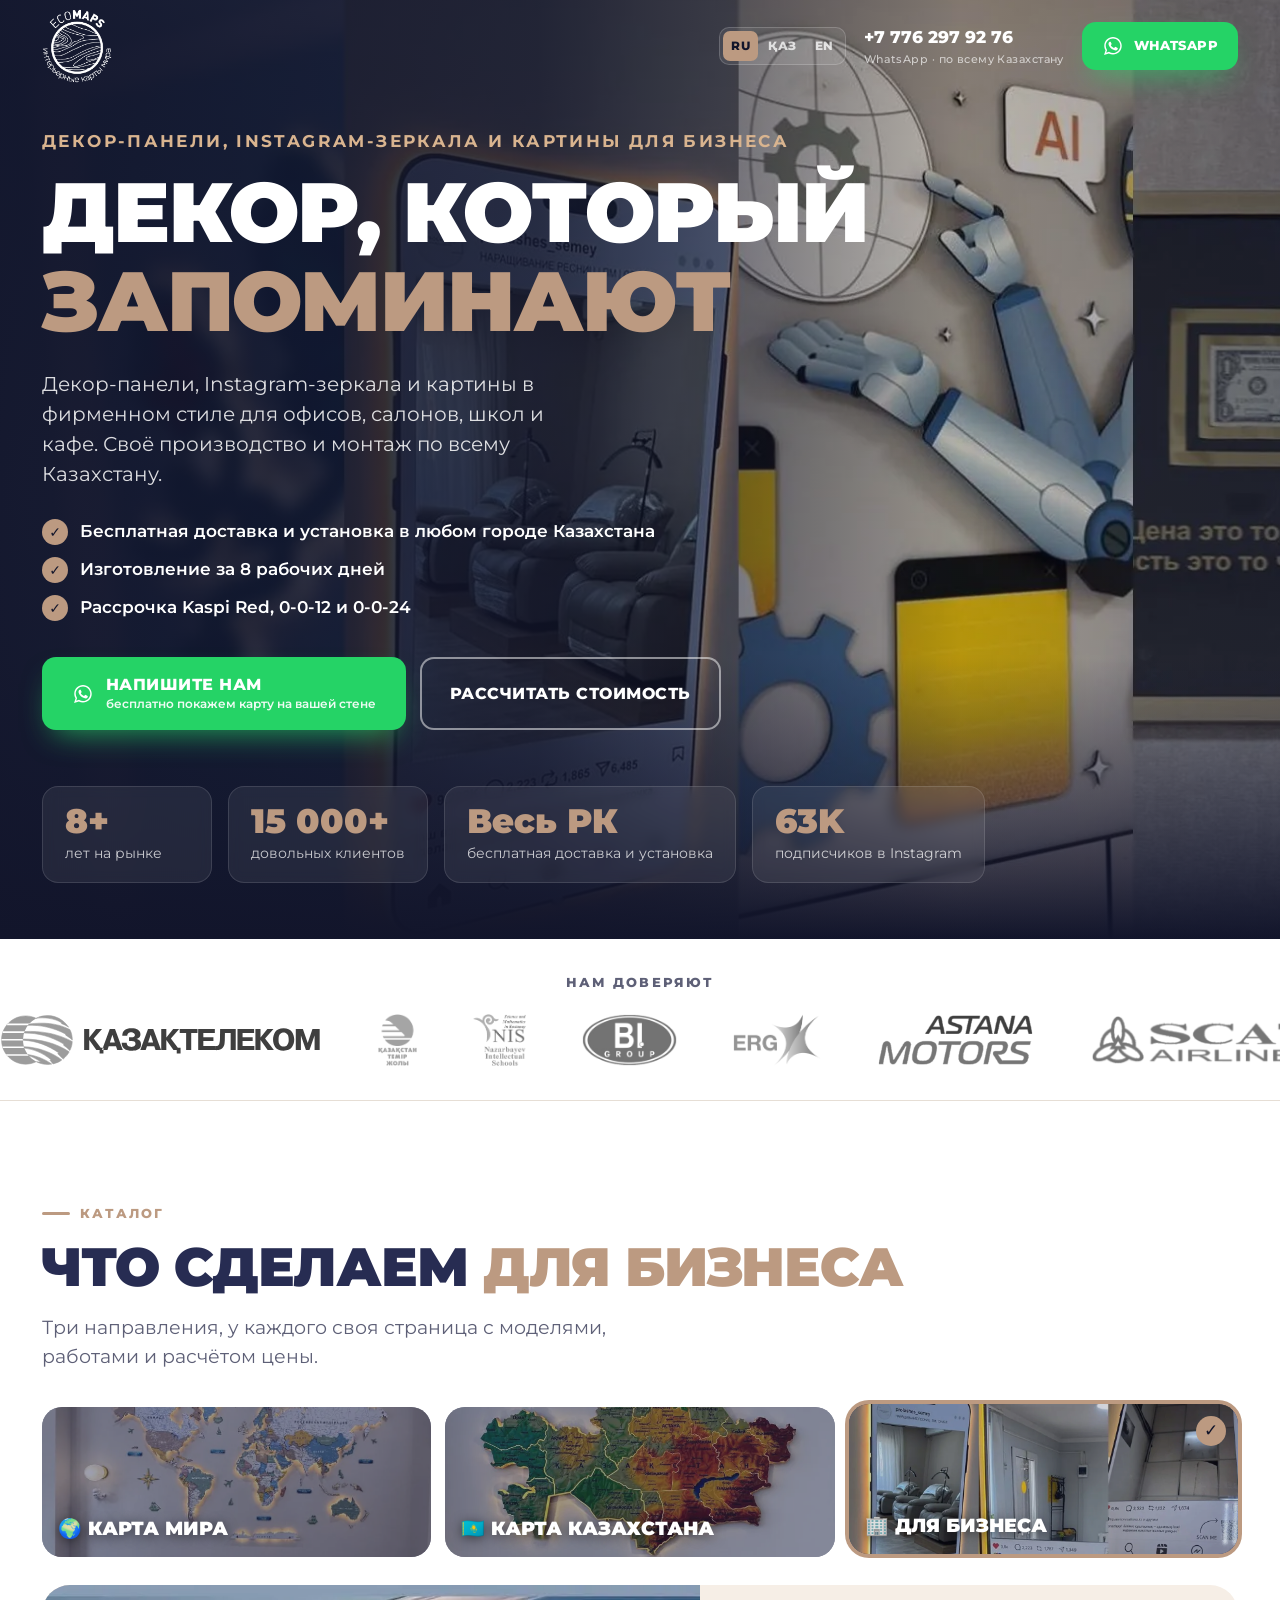
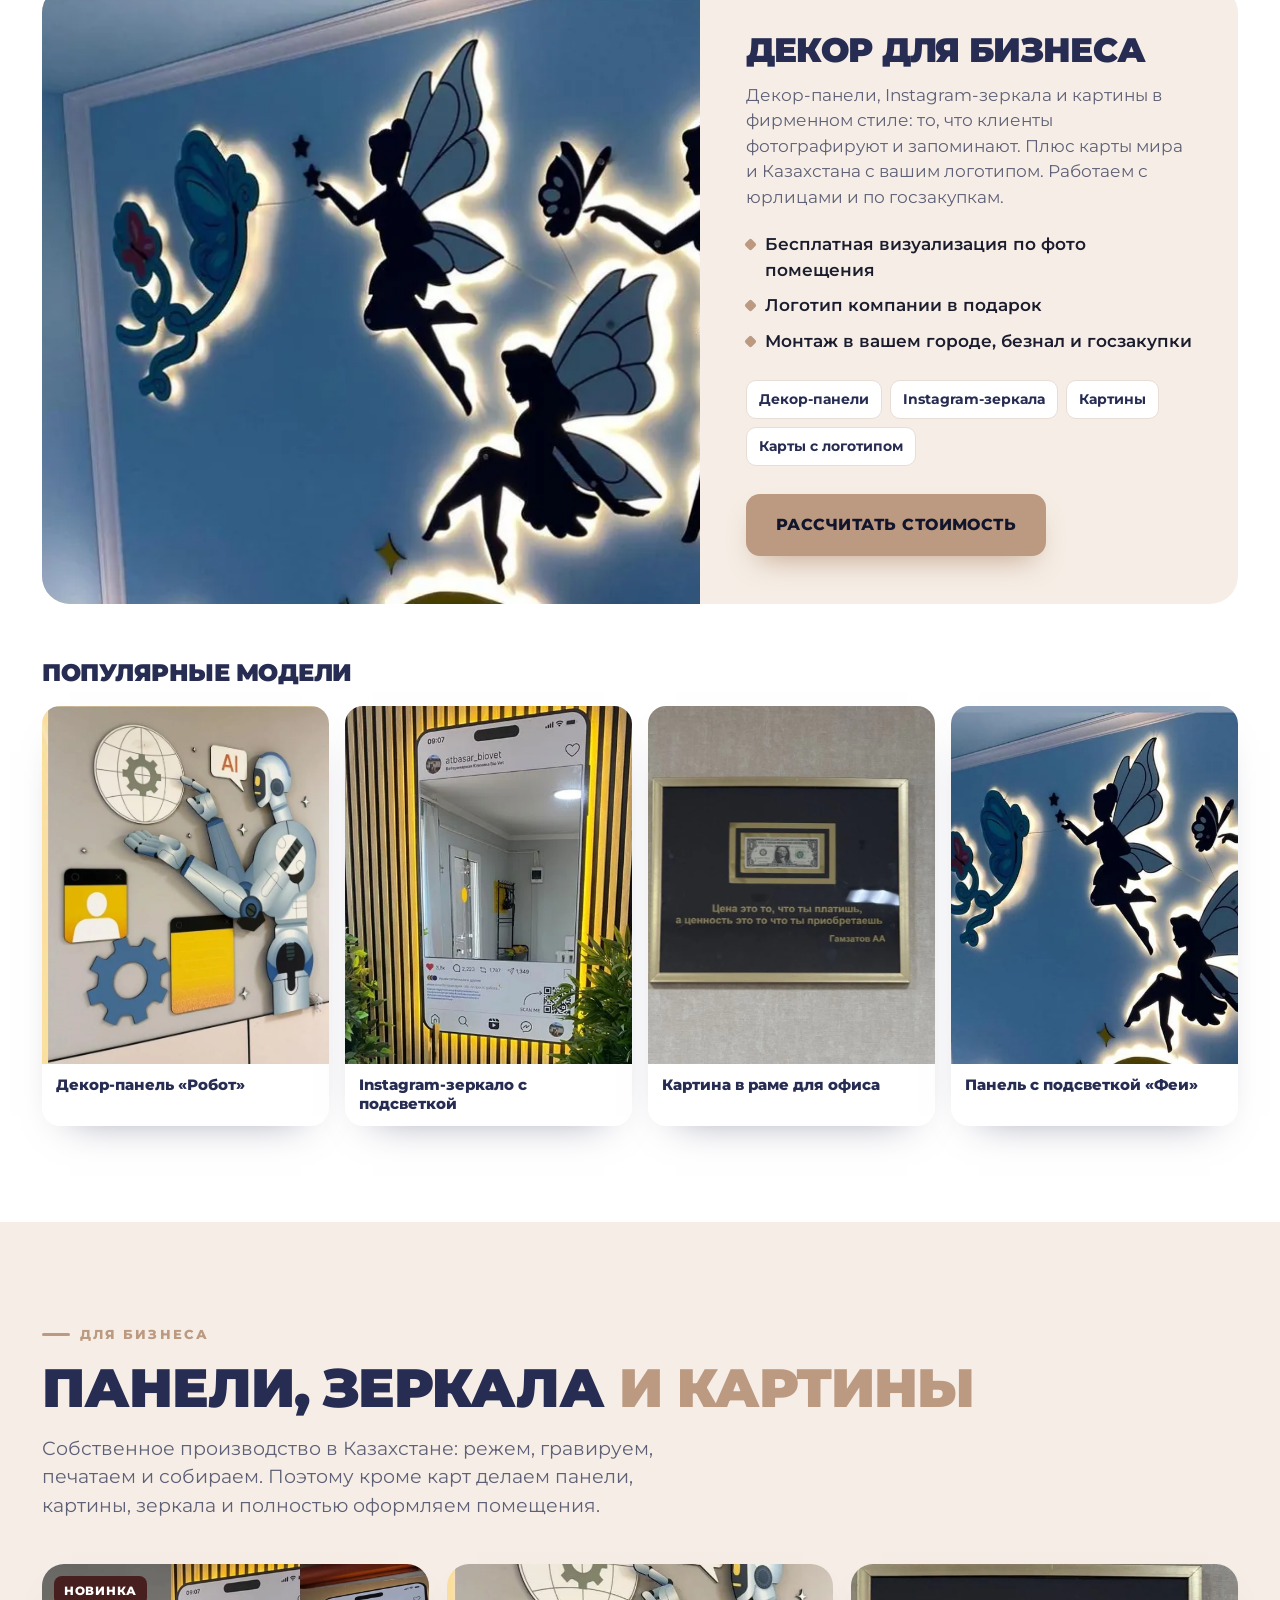
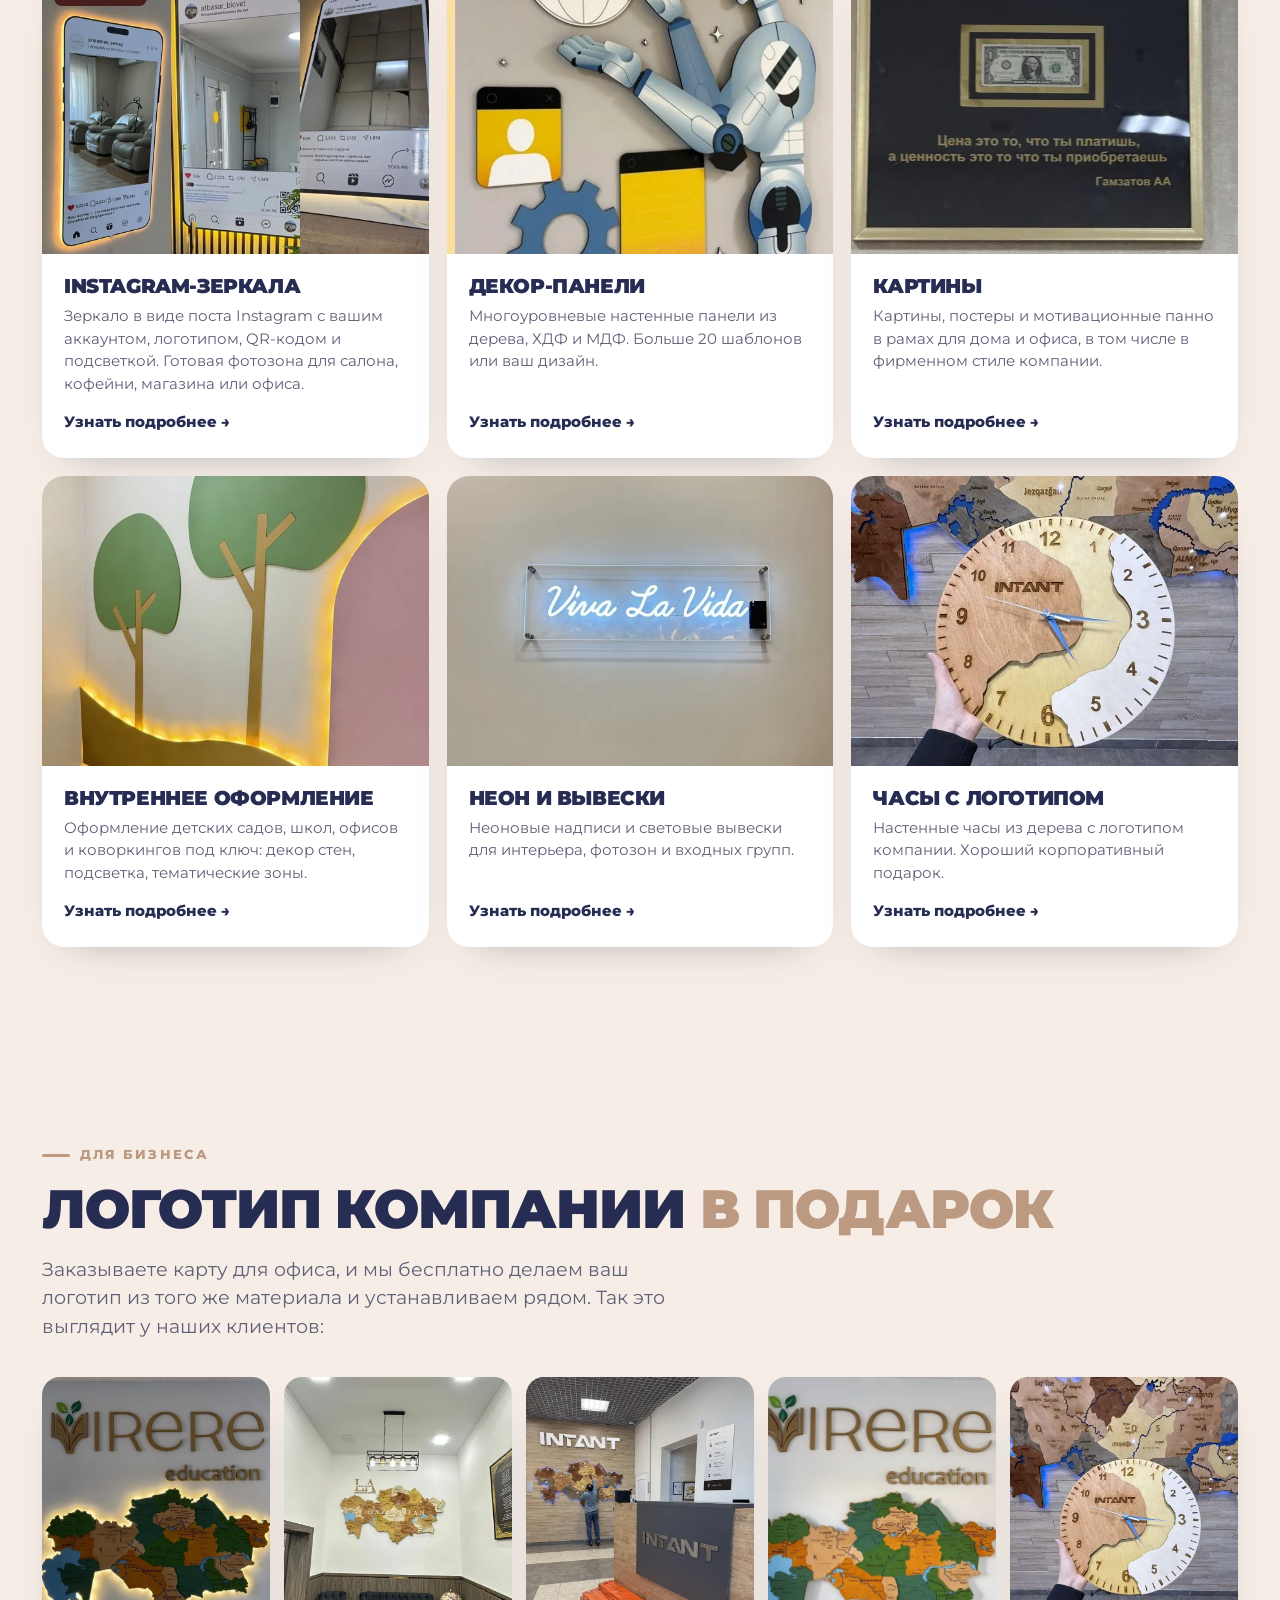
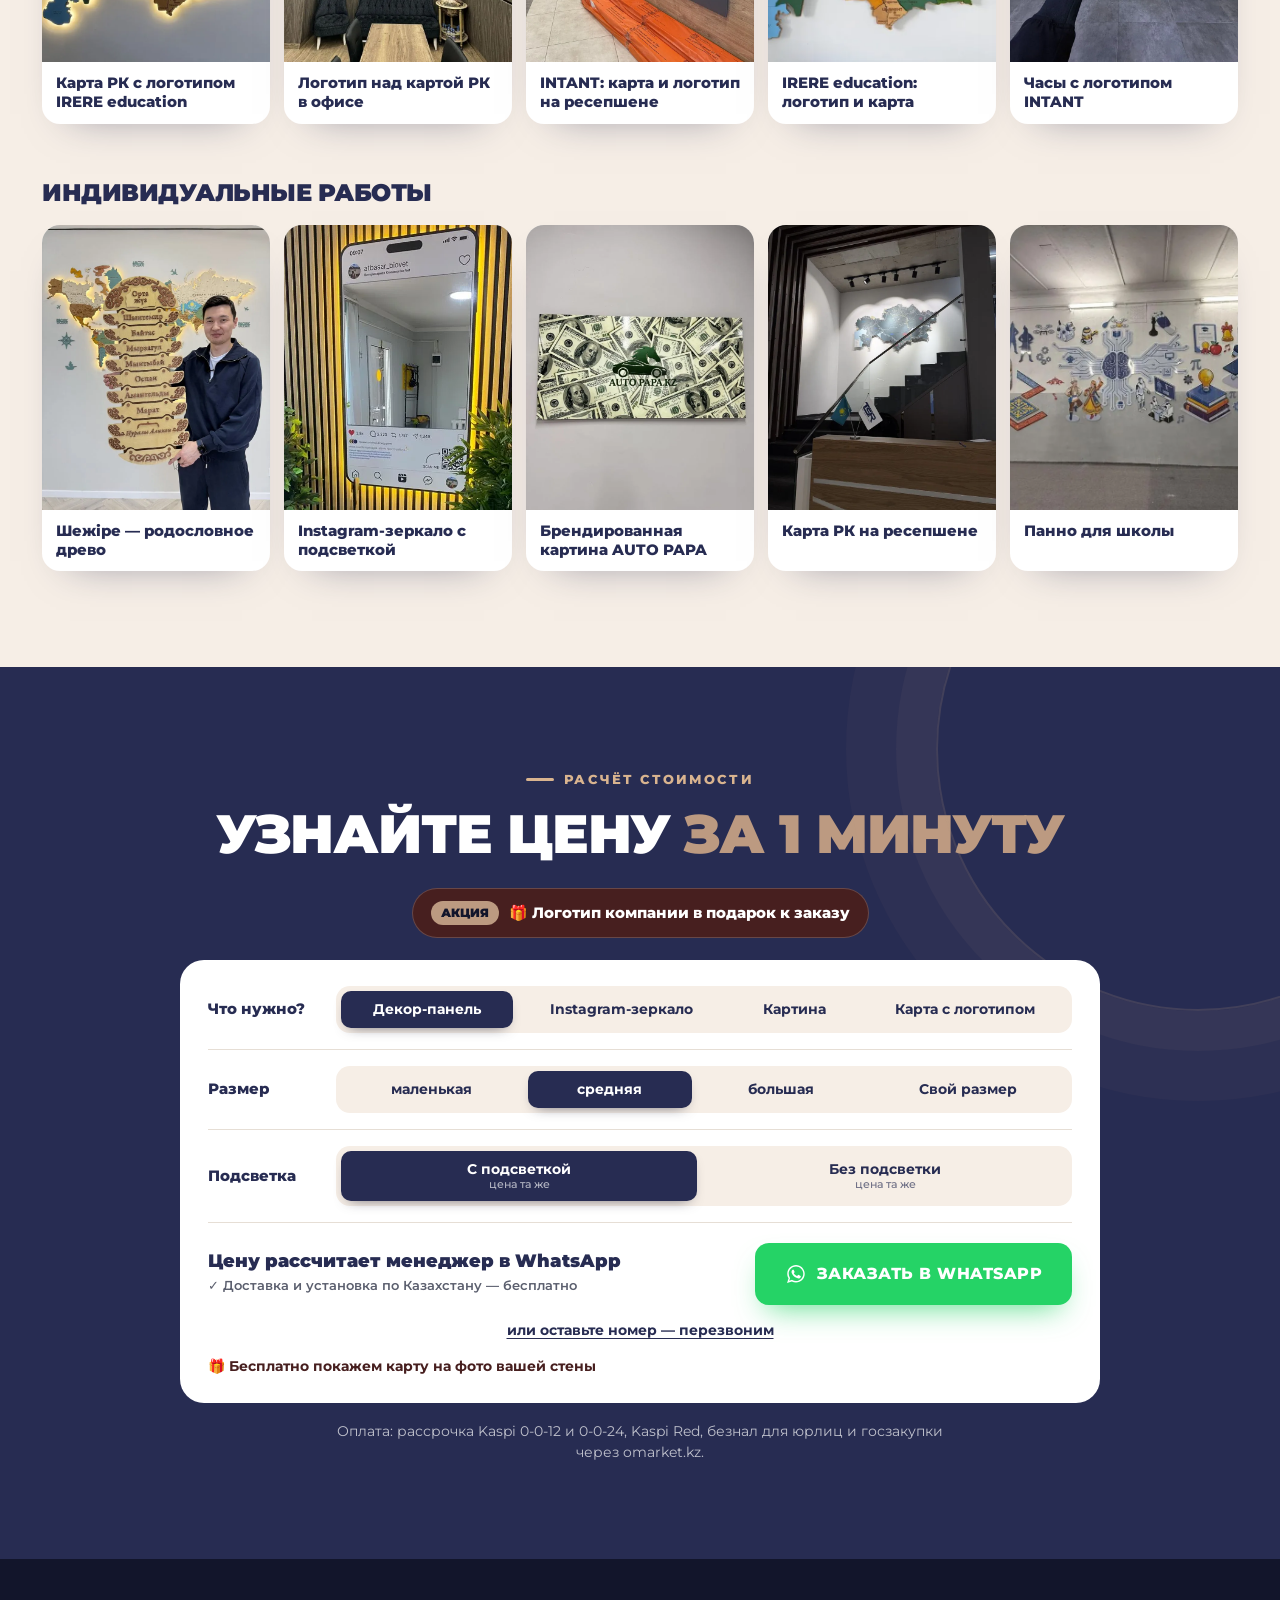
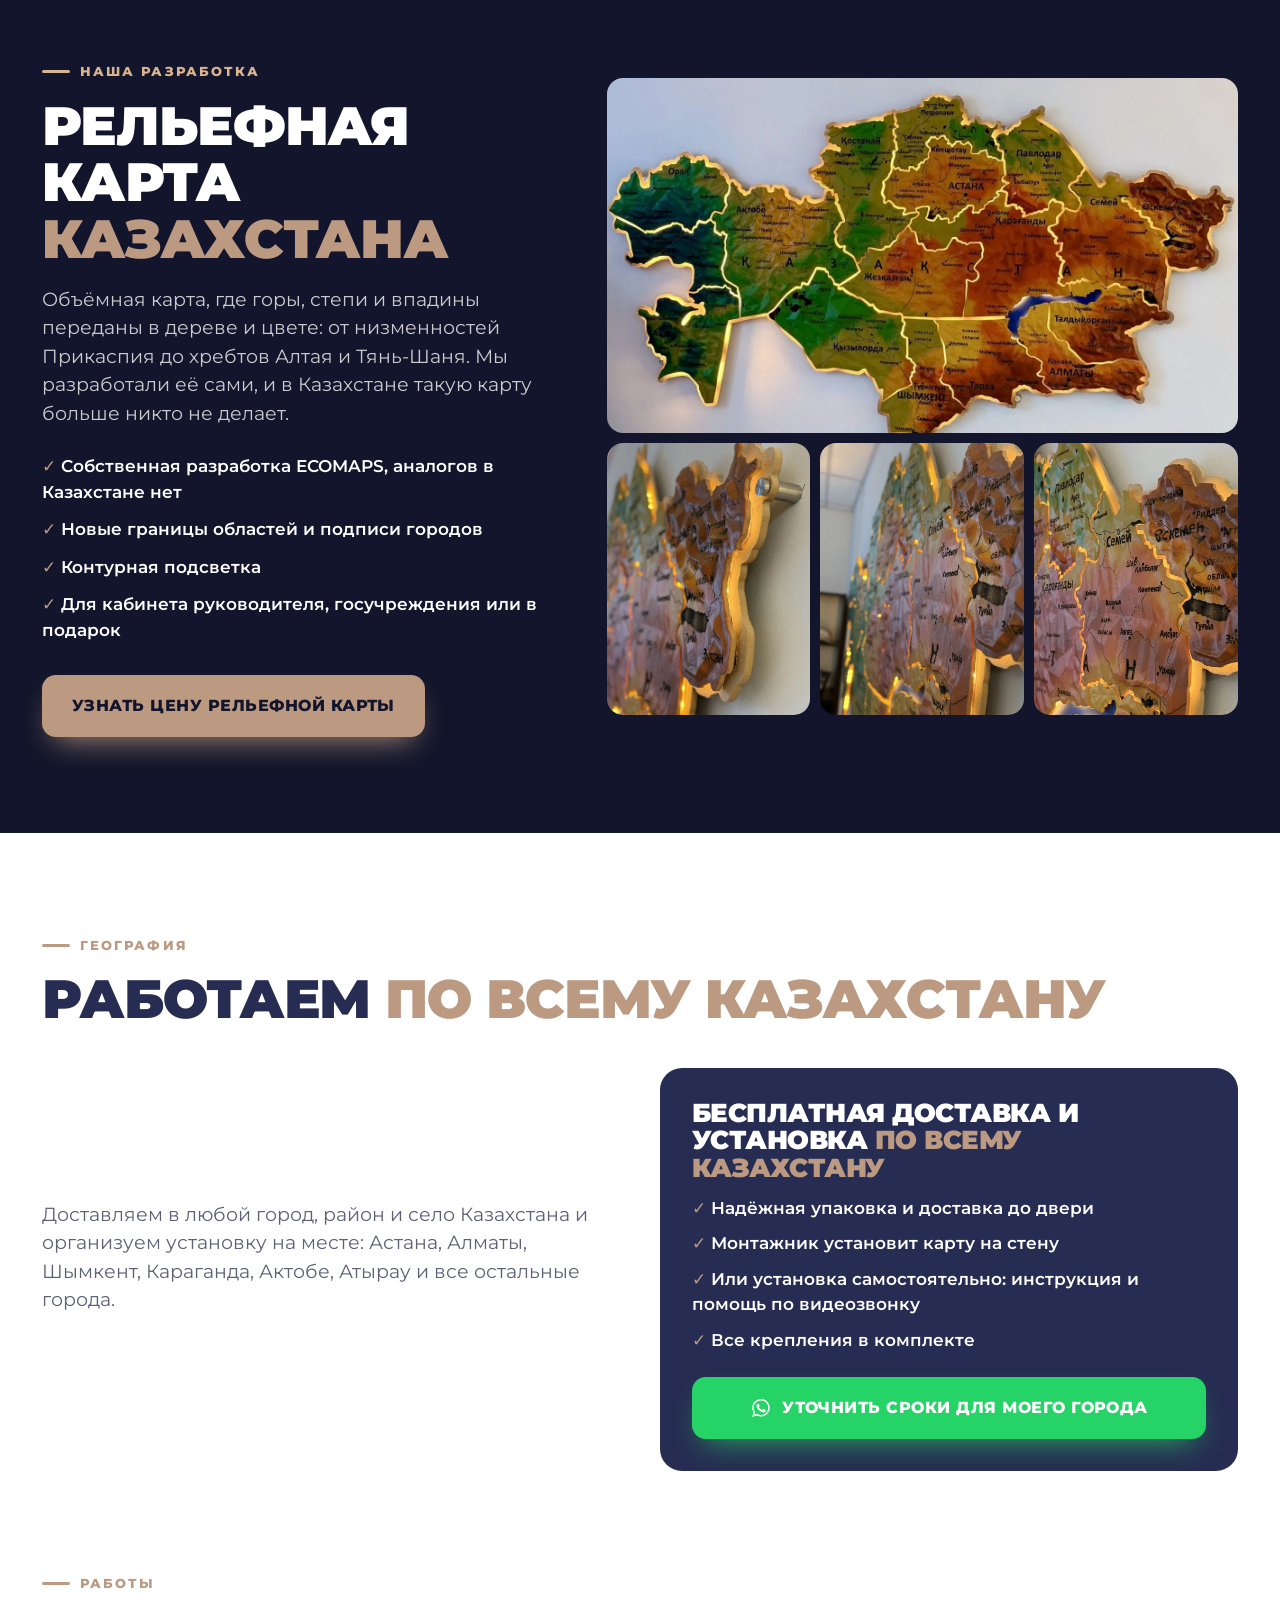
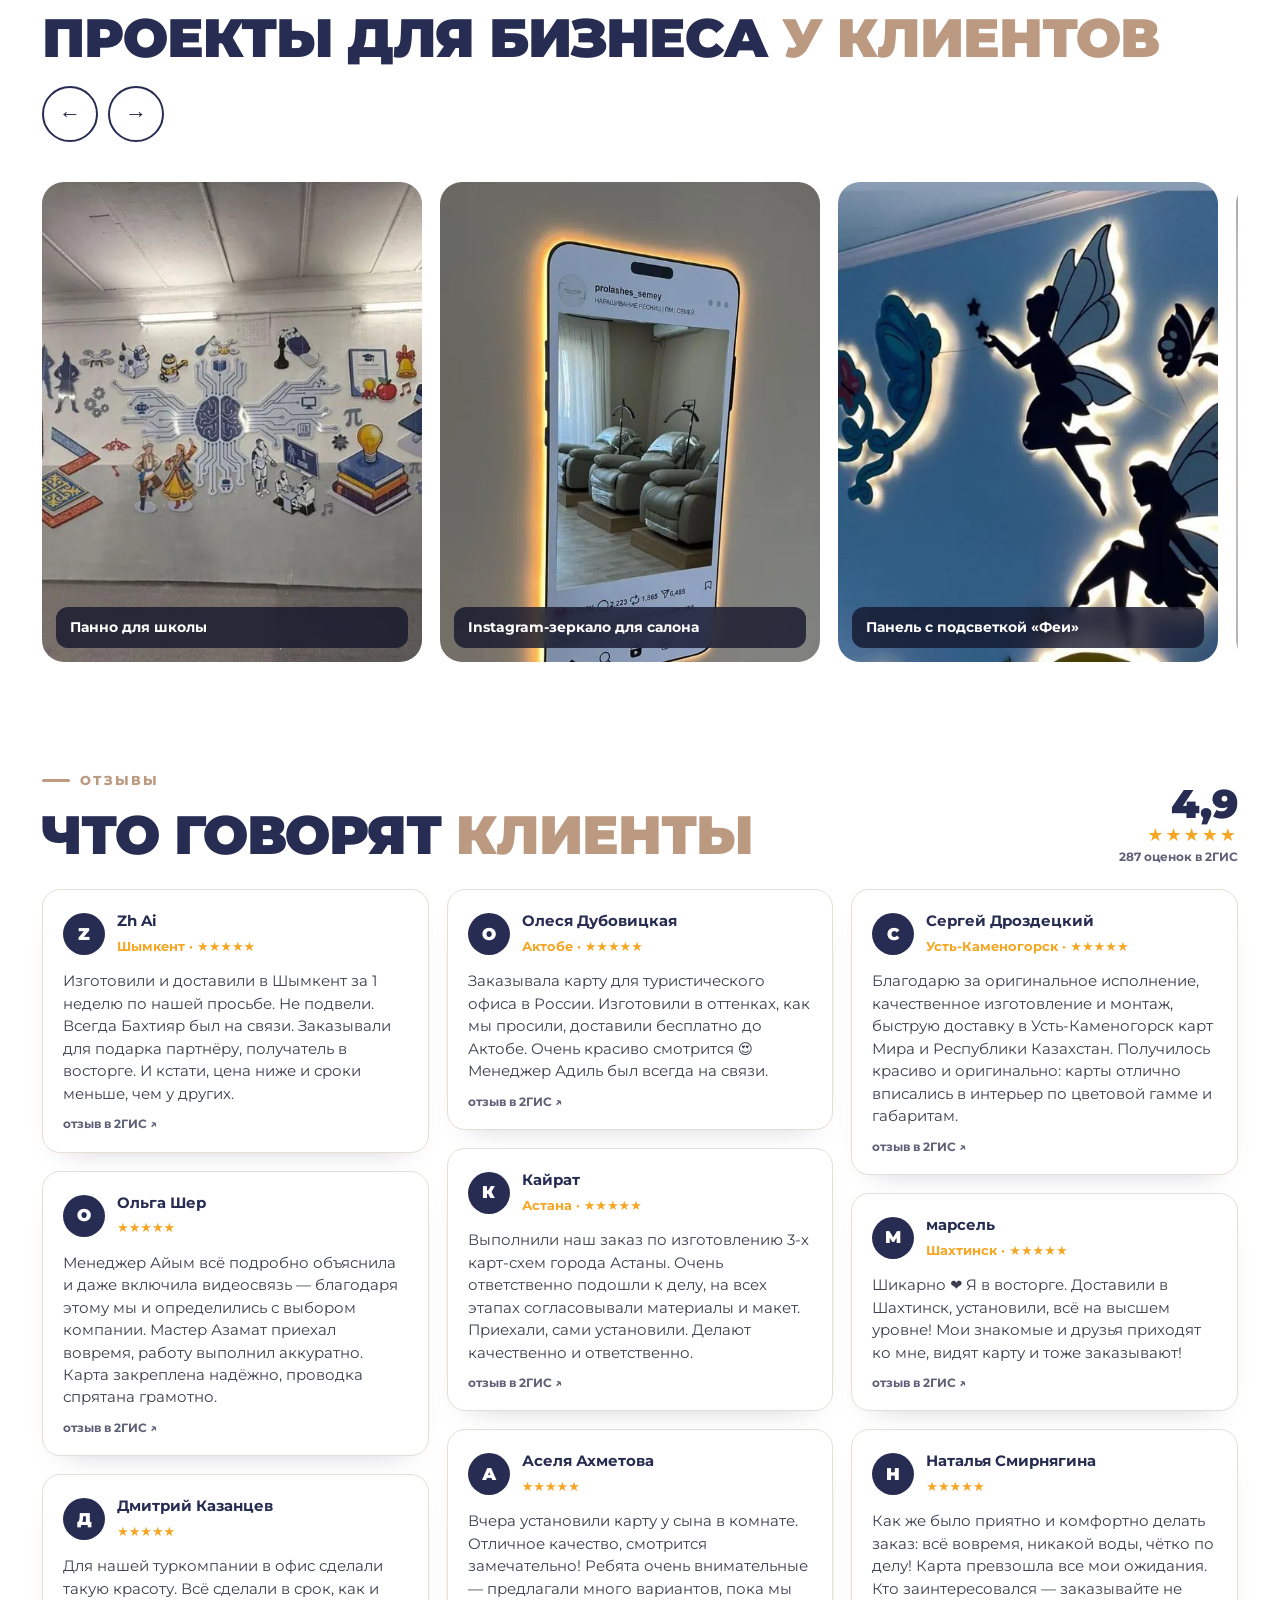
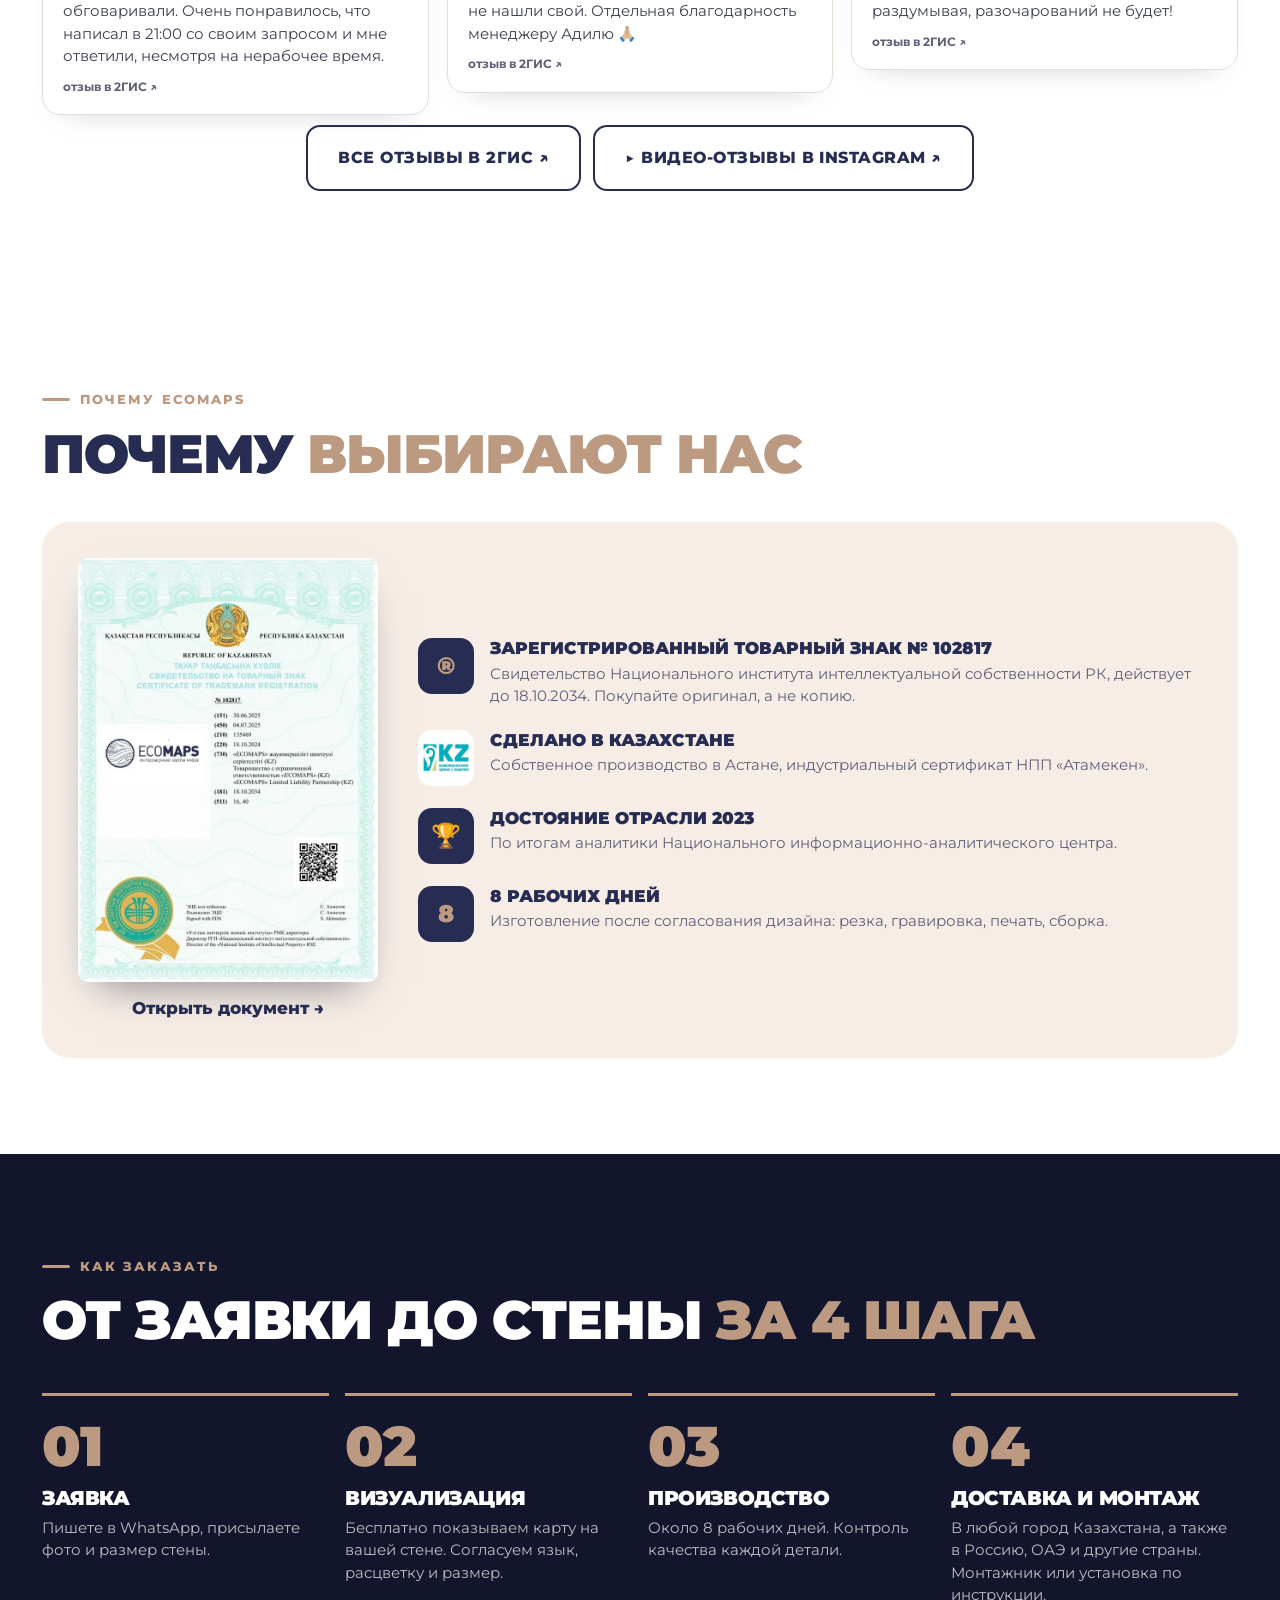
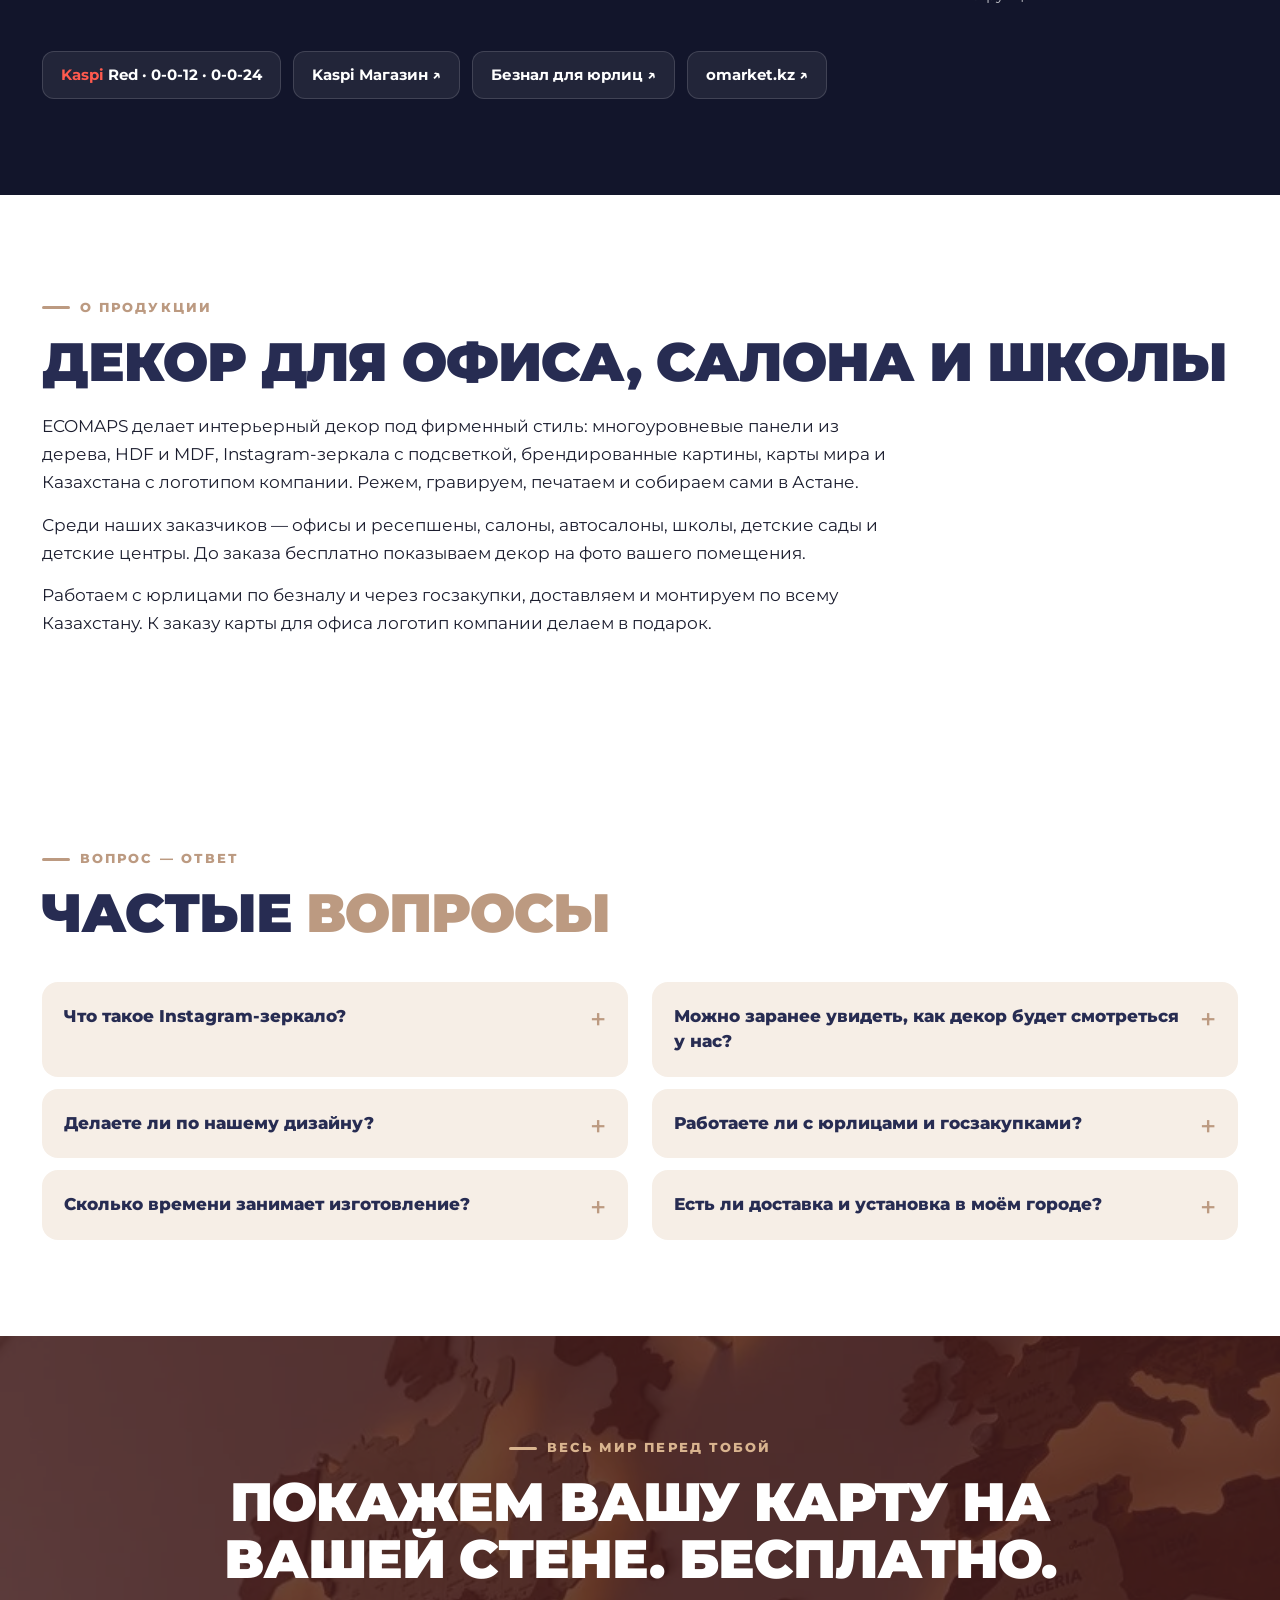
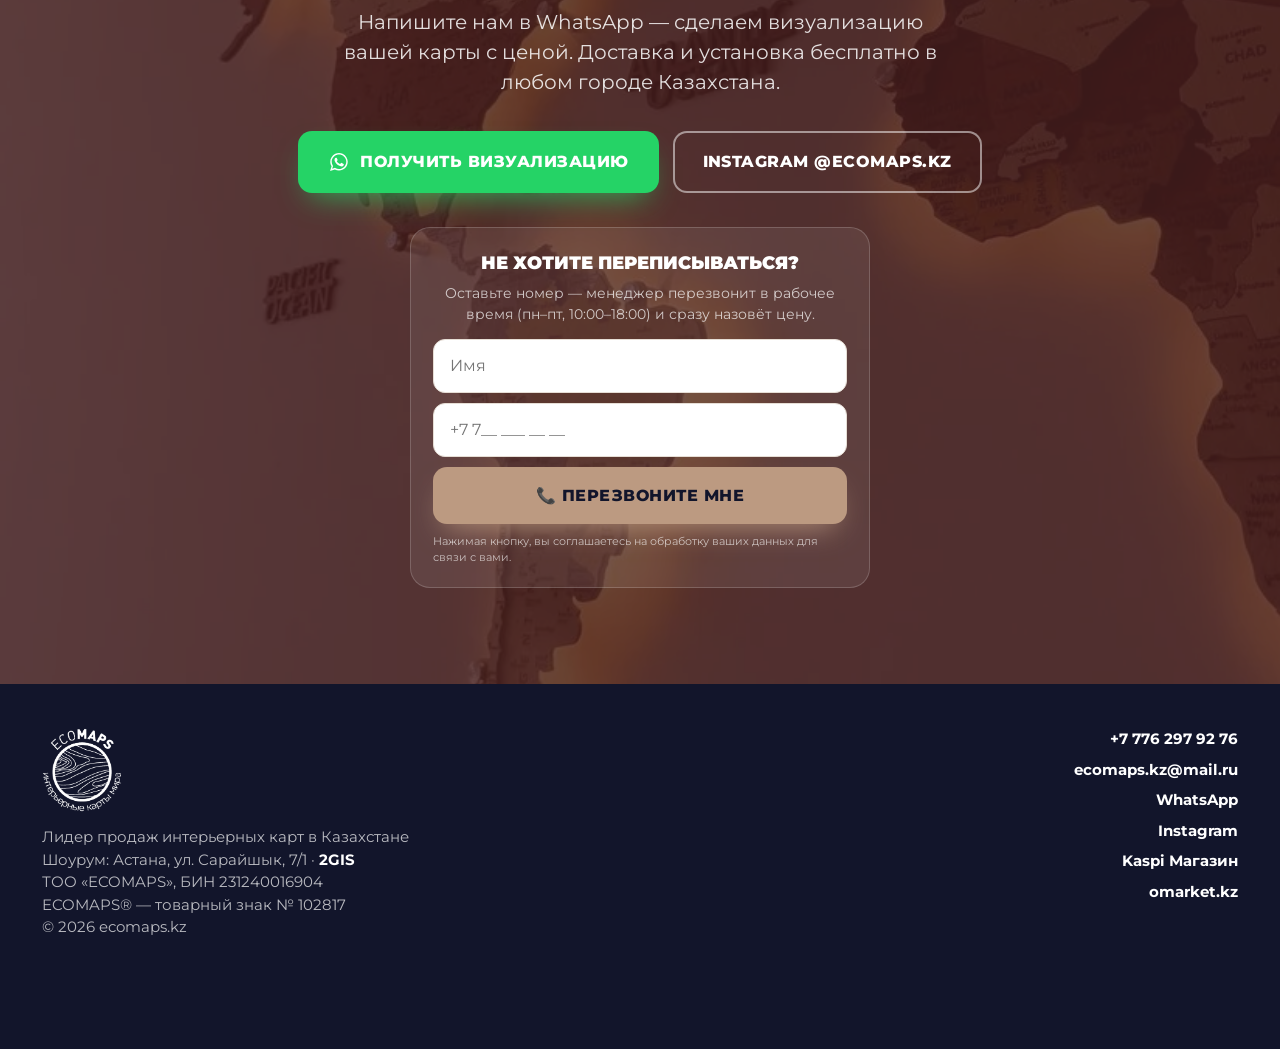
<file: business/index.html>
<!DOCTYPE html>
<html lang="ru">
<head>
<meta charset="UTF-8">
<meta name="viewport" content="width=device-width, initial-scale=1">
<title>Декор для бизнеса: панели, зеркала, картины — ECOMAPS</title>
<meta name="description" content="Декор-панели, Instagram-зеркала, брендированные картины и карты с логотипом для офисов, салонов и школ. Своё производство, монтаж по Казахстану.">
<meta property="og:title" content="ECOMAPS — декор для бизнеса">
<meta property="og:description" content="Декор-панели, Instagram-зеркала, брендированные картины и карты с логотипом для офисов, салонов и школ. Своё производство, монтаж по Казахстану.">
<meta property="og:image" content="https://ecomaps.kz/img/hero-wide.jpg?v=f53d175c">
<meta property="og:url" content="https://ecomaps.kz/business/">
<meta property="og:type" content="website">
<link rel="canonical" href="https://ecomaps.kz/business/">
<script type="application/ld+json">{"@context": "https://schema.org", "@graph": [{"@type": ["Store", "Organization"], "@id": "https://ecomaps.kz/#store", "name": "ECOMAPS", "legalName": "ТОО «ECOMAPS»", "url": "https://ecomaps.kz/", "logo": "https://ecomaps.kz/img/ads/logo-square.png?v=f53d175c", "image": "https://ecomaps.kz/img/hero-wide.jpg?v=f53d175c", "telephone": "+77762979276", "priceRange": "₸₸", "address": {"@type": "PostalAddress", "streetAddress": "ул. Сарайшык, 7/1", "addressLocality": "Астана", "addressCountry": "KZ"}, "areaServed": {"@type": "Country", "name": "Kazakhstan"}, "sameAs": ["https://www.instagram.com/ecomaps.kz/", "https://2gis.kz/astana/geo/70000001057229459", "https://l.kaspi.kz/shop/HHgEF6jwWSDbpnh"]}, {"@type": "WebPage", "@id": "https://ecomaps.kz/business/#page", "url": "https://ecomaps.kz/business/", "name": "Декор для бизнеса: панели, зеркала, картины — ECOMAPS", "description": "Декор-панели, Instagram-зеркала, брендированные картины и карты с логотипом для офисов, салонов и школ. Своё производство, монтаж по Казахстану.", "inLanguage": "ru", "isPartOf": {"@type": "WebSite", "@id": "https://ecomaps.kz/#site", "url": "https://ecomaps.kz/", "name": "ECOMAPS"}, "about": {"@id": "https://ecomaps.kz/#store"}}, {"@type": "FAQPage", "mainEntity": [{"@type": "Question", "name": "Что такое Instagram-зеркало?", "acceptedAnswer": {"@type": "Answer", "text": "Зеркало в виде поста Instagram с вашим аккаунтом, логотипом, QR-кодом и подсветкой. Его ставят как фотозону в салоне, кофейне, магазине или офисе."}}, {"@type": "Question", "name": "Можно заранее увидеть, как декор будет смотреться у нас?", "acceptedAnswer": {"@type": "Answer", "text": "Да. Пришлите фото помещения в WhatsApp, и мы бесплатно сделаем визуализацию."}}, {"@type": "Question", "name": "Делаете ли по нашему дизайну?", "acceptedAnswer": {"@type": "Answer", "text": "Да. Есть больше 20 готовых шаблонов панелей, но можем сделать по вашему макету или в фирменном стиле компании."}}, {"@type": "Question", "name": "Работаете ли с юрлицами и госзакупками?", "acceptedAnswer": {"@type": "Answer", "text": "Да: безнал по счёту, госзакупки и omarket.kz. У нас индустриальный сертификат НПП «Атамекен» и сертификат СТ-KZ."}}, {"@type": "Question", "name": "Сколько времени занимает изготовление?", "acceptedAnswer": {"@type": "Answer", "text": "Около 8 рабочих дней после согласования дизайна. Сроки индивидуальных заказов обговариваем отдельно."}}, {"@type": "Question", "name": "Есть ли доставка и установка в моём городе?", "acceptedAnswer": {"@type": "Answer", "text": "Да, и бесплатно: доставка и установка во всех городах Казахстана включены в цену. Также доставляем в Россию, ОАЭ и другие страны."}}]}]}</script>
<link rel="alternate" hreflang="ru" href="https://ecomaps.kz/business/">
<link rel="alternate" hreflang="kk" href="https://ecomaps.kz/kz/business/">
<link rel="alternate" hreflang="en" href="https://ecomaps.kz/en/business/">
<link rel="alternate" hreflang="x-default" href="https://ecomaps.kz/business/">
<link rel="icon" type="image/png" href="../img/favicon.png?v=f53d175c">
<script async src="https://www.googletagmanager.com/gtag/js?id=G-HMMT7JD949"></script>
<script>window.dataLayer=window.dataLayer||[];function gtag(){dataLayer.push(arguments);}gtag('js',new Date());gtag('config','G-HMMT7JD949');gtag('config','AW-826481600');</script>
<script>/* OpenAI Ads Pixel (конверсии рекламы в ChatGPT) */
!function(w,d,s,u){if(w.oaiq)return;var q=function(){q.q.push(arguments)};q.q=[];w.oaiq=q;var j=d.createElement(s);j.async=1;j.src=u;var f=d.getElementsByTagName(s)[0];f.parentNode.insertBefore(j,f)}(window,document,"script","https://bzrcdn.openai.com/sdk/oaiq.min.js");oaiq("init",{pixelId:"DipQq4rYeV9NBQEsWQdgFW",debug:true});</script>
<script>/* Яндекс Метрика с вебвизором (тот же счётчик, что на /whatsapp) */
var YM_ID=103848088;(function(m,e,t,r,i,k,a){m[i]=m[i]||function(){(m[i].a=m[i].a||[]).push(arguments)};m[i].l=1*new Date();k=e.createElement(t),a=e.getElementsByTagName(t)[0],k.async=1,k.src=r,a.parentNode.insertBefore(k,a)})(window,document,'script','https://mc.yandex.ru/metrika/tag.js?id='+YM_ID,'ym');
ym(YM_ID,'init',{webvisor:true,clickmap:true,trackLinks:true,accurateTrackBounce:true});
/* Meta Pixel (Facebook/Instagram реклама): впишите ID в src/build.py → META_PIXEL_ID */
var META_PIXEL_ID='576043711342731';if(META_PIXEL_ID){!function(f,b,e,v,n,t,s){if(f.fbq)return;n=f.fbq=function(){n.callMethod?n.callMethod.apply(n,arguments):n.queue.push(arguments)};if(!f._fbq)f._fbq=n;n.push=n;n.loaded=!0;n.version='2.0';n.queue=[];t=b.createElement(e);t.async=!0;t.src=v;s=b.getElementsByTagName(e)[0];s.parentNode.insertBefore(t,s)}(window,document,'script','https://connect.facebook.net/en_US/fbevents.js');fbq('init',META_PIXEL_ID);fbq('track','PageView');}
</script>
<script>/* TikTok Pixel (реклама в TikTok): ID в src/build.py → TT_PIXEL_ID */
!function (w, d, t) {
  w.TiktokAnalyticsObject=t;var ttq=w[t]=w[t]||[];ttq.methods=["page","track","identify","instances","debug","on","off","once","ready","alias","group","enableCookie","disableCookie","holdConsent","revokeConsent","grantConsent"],ttq.setAndDefer=function(t,e){t[e]=function(){t.push([e].concat(Array.prototype.slice.call(arguments,0)))}};for(var i=0;i<ttq.methods.length;i++)ttq.setAndDefer(ttq,ttq.methods[i]);ttq.instance=function(t){for(
var e=ttq._i[t]||[],n=0;n<ttq.methods.length;n++)ttq.setAndDefer(e,ttq.methods[n]);return e},ttq.load=function(e,n){var r="https://analytics.tiktok.com/i18n/pixel/events.js",o=n&&n.partner;ttq._i=ttq._i||{},ttq._i[e]=[],ttq._i[e]._u=r,ttq._t=ttq._t||{},ttq._t[e]=+new Date,ttq._o=ttq._o||{},ttq._o[e]=n||{};n=document.createElement("script")
;n.type="text/javascript",n.async=!0,n.src=r+"?sdkid="+e+"&lib="+t;e=document.getElementsByTagName("script")[0];e.parentNode.insertBefore(n,e)};
  ttq.load('DBQ1JJJC77UBQ4PDTHPG');
  ttq.page();
}(window, document, 'ttq');
</script>
<link rel="preconnect" href="https://fonts.googleapis.com">
<link rel="preconnect" href="https://fonts.gstatic.com" crossorigin>
<link href="https://fonts.googleapis.com/css2?family=Montserrat:wght@400;500;600;700;800;900&display=swap" rel="stylesheet">
<link rel="stylesheet" href="../assets/style.css?v=34e55e02">
<style>.hero-bg{background-image:url(../img/hero-biz.webp?v=f53d175c)}.final:before{background-image:url(../img/g3.webp?v=f53d175c)}</style>
</head>
<body data-mode="biz">

<svg width="0" height="0" style="position:absolute">
  <symbol id="wa" viewBox="0 0 32 32"><path fill="currentColor" d="M16 3C9 3 3.3 8.6 3.3 15.6c0 2.4.7 4.7 1.9 6.7L3 29l6.9-2.1c1.9 1.1 4 1.6 6.1 1.6 7 0 12.7-5.7 12.7-12.7S23 3 16 3zm0 23.2c-1.9 0-3.8-.5-5.4-1.5l-.4-.2-4.1 1.2 1.3-4-.3-.4c-1.1-1.7-1.7-3.6-1.7-5.6C5.4 9.8 10.2 5 16 5s10.6 4.8 10.6 10.6S21.8 26.2 16 26.2zm5.8-7.9c-.3-.2-1.9-.9-2.2-1-.3-.1-.5-.2-.7.2-.2.3-.8 1-1 1.2-.2.2-.4.2-.7.1-.3-.2-1.3-.5-2.5-1.6-.9-.8-1.6-1.8-1.7-2.1-.2-.3 0-.5.1-.6l.5-.6c.2-.2.2-.3.3-.5.1-.2 0-.4 0-.6l-1-2.4c-.3-.6-.5-.5-.7-.5h-.6c-.2 0-.6.1-.9.4-.3.3-1.2 1.1-1.2 2.8s1.2 3.2 1.4 3.5c.2.2 2.4 3.6 5.7 5 .8.3 1.4.5 1.9.7.8.3 1.5.2 2.1.1.6-.1 1.9-.8 2.2-1.5.3-.7.3-1.4.2-1.5-.1-.1-.3-.2-.6-.4z"/></symbol>
</svg>

<header id="top">
  <div class="wrap nav">
    <a class="logo" href="#top" aria-label="ECOMAPS"><img src="../img/logo-white.png?v=f53d175c" alt="ECOMAPS — интерьерные карты мира" width="70" height="74"></a>
    <nav class="menu">
      <a href="#catalog">Каталог</a>
      <a href="#services" data-m="biz">Услуги</a>
      <a href="#calc">Расчёт цены</a>
      <a href="#trust">О нас</a>
      <a href="#works">Работы</a>
      <a href="#faq">Вопросы</a>
    </nav>
    <div class="hdr-r">
      <div class="lang"><a href="/business/" hreflang="ru" class="on">RU</a><a href="/kz/business/" hreflang="kk">ҚАЗ</a><a href="/en/business/" hreflang="en">EN</a></div>
      <a class="phone js-wa" href="https://ecomaps.kz/whatsapp" data-place="phone" data-choose>+7 776 297 92 76<small>WhatsApp · по всему Казахстану</small></a>
      <a class="btn btn-wa js-wa" href="https://ecomaps.kz/whatsapp" data-place="header"><svg><use href="#wa"/></svg><span>WhatsApp</span></a>
    </div>
  </div>
</header>

<main>
<section class="hero">
  <div class="hero-bg" role="img" aria-label="Декор-панель, Instagram-зеркало и картина"></div>
  <div class="wrap">
    <h1 class="reveal h1-key">Декор-панели, Instagram-зеркала и картины для бизнеса</h1>
    <p class="h1s reveal">Декор, который <em>запоминают</em></p>
    <p class="lead reveal">Декор-панели, Instagram-зеркала и картины в фирменном стиле для офисов, салонов, школ и кафе. Своё производство и монтаж по всему Казахстану.</p>
    <ul class="checks reveal">
      <li>Бесплатная доставка и установка в любом городе Казахстана</li>
      <li>Изготовление за 8 рабочих дней</li>
      <li>Рассрочка Kaspi Red, 0-0-12 и 0-0-24</li>
    </ul>
    <div class="cta reveal">
      <a class="btn btn-wa btn-2l js-wa" href="https://ecomaps.kz/whatsapp" data-place="hero"><svg><use href="#wa"/></svg><span>Напишите нам<small>бесплатно покажем карту на вашей стене</small></span></a>
      <a class="btn btn-line" href="#calc">Рассчитать стоимость</a>
    </div>
    
    <div class="stats reveal">
      <div class="stat"><b>8+</b><span>лет на рынке</span></div>
      <div class="stat"><b>15 000+</b><span>довольных клиентов</span></div>
      <div class="stat"><b>Весь РК</b><span>бесплатная доставка и установка</span></div>
      <div class="stat"><b>63K</b><span>подписчиков в Instagram</span></div>
    </div>
  </div>
</section>

<div class="logos" id="clients">
  <div class="lbl">Нам доверяют</div>
  <div class="track" id="track"></div>
</div>

<section id="catalog">
  <div class="wrap">
    <span class="kicker">Каталог</span>
    <h2>Что сделаем <span class="t">для бизнеса</span></h2>
    <p class="sub">Три направления, у каждого своя страница с моделями, работами и расчётом цены.</p>
    <nav class="modes">
      <a class="md" data-set="world" href="/#catalog"><img src="../img/tab-world.webp?v=f53d175c" alt="Карта мира"><span>🌍 Карта мира</span></a>
      <a class="md" data-set="kz" href="/kazakhstan/#catalog"><img src="../img/kz/k-phys.webp?v=f53d175c" alt="Карта Казахстана"><span>🇰🇿 Карта Казахстана</span></a>
      <a class="md" data-set="biz" href="/business/#catalog"><img src="../img/mirrors/mirrors-cover.webp?v=f53d175c" alt="Для бизнеса"><span>🏢 Для бизнеса</span></a>
    </nav>

    
    
    <div class="pane" data-m="biz">
      <div class="ph"><img src="../img/panels/fairies.webp?v=f53d175c" alt="Декор для бизнеса" loading="lazy"></div>
      <div class="tx">
        <h3>Декор для бизнеса</h3><p>Декор-панели, Instagram-зеркала и картины в фирменном стиле: то, что клиенты фотографируют и запоминают. Плюс карты мира и Казахстана с вашим логотипом. Работаем с юрлицами и по госзакупкам.</p>
        <ul><li>Бесплатная визуализация по фото помещения</li><li>Логотип компании в подарок</li><li>Монтаж в вашем городе, безнал и госзакупки</li></ul>
        <div class="chips"><span>Декор-панели</span><span>Instagram-зеркала</span><span>Картины</span><span>Карты с логотипом</span></div>
        <a class="btn btn-gold" href="#calc">Рассчитать стоимость</a>
      </div>
    </div>

    <h3 class="h3s">Популярные модели</h3>
    <div class="models" id="models"></div>
  </div>
</section>

<section class="relief" id="relief" data-m="kz biz">
  <div class="wrap">
    <div class="rl">
      <div>
        <span class="kicker" style="color:var(--gold)">Наша разработка</span>
        <h2>Рельефная карта <span class="t">Казахстана</span></h2>
        <p class="sub">Объёмная карта, где горы, степи и впадины переданы в дереве и цвете: от низменностей Прикаспия до хребтов Алтая и Тянь-Шаня. Мы разработали её сами, и в Казахстане такую карту больше никто не делает.</p>
        <ul class="rl-l"><li>Собственная разработка ECOMAPS, аналогов в Казахстане нет</li><li>Новые границы областей и подписи городов</li><li>Контурная подсветка</li><li>Для кабинета руководителя, госучреждения или в подарок</li></ul>
        <a class="btn btn-gold js-wa" href="https://ecomaps.kz/whatsapp" data-place="relief">Узнать цену рельефной карты</a>
      </div>
      <div class="rl-g">
        <img class="big" src="../img/relief/r3019.webp?v=f53d175c" alt="Рельефная карта Казахстана" loading="lazy">
        <img src="../img/relief/r3021.webp?v=f53d175c" alt="Рельефная карта РК сбоку: объём гор и контурная подсветка" loading="lazy">
        <img src="../img/relief/r3022.webp?v=f53d175c" alt="Рельеф Абайской области и Восточного Казахстана с подсветкой" loading="lazy">
        <img src="../img/relief/r3020.webp?v=f53d175c" alt="Восточный Казахстан на рельефной карте: Алтай, Өскемен, Зайсан" loading="lazy">
      </div>
    </div>
  </div>
</section>

<section class="gift-sec" id="gifts" data-m="biz">
  <div class="wrap">
    <span class="kicker">Для бизнеса</span>
    <h2>Логотип компании <span class="t">в подарок</span></h2>
    <p class="sub">Заказываете карту для офиса, и мы бесплатно делаем ваш логотип из того же материала и устанавливаем рядом. Так это выглядит у наших клиентов:</p>
    <div class="gal" id="giftGal"></div>
    <h3 class="h3s">Индивидуальные работы</h3>
    <div class="gal" id="indivGal"></div>
  </div>
</section>

<section class="svc-sec" id="services" data-m="biz">
  <div class="wrap">
    <span class="kicker" data-m="biz">Для бизнеса</span>
    <h2 data-m="biz">Панели, зеркала <span class="t">и картины</span></h2>
    <p class="sub">Собственное производство в Казахстане: режем, гравируем, печатаем и собираем. Поэтому кроме карт делаем панели, картины, зеркала и полностью оформляем помещения.</p>
    <div class="svc">
      <div class="sv reveal"><div class="im"><img src="../img/mirrors/mirrors-cover.webp?v=f53d175c" alt="Instagram-зеркала" loading="lazy"><span class="new">Новинка</span></div><div class="bd"><h3>Instagram-зеркала</h3><p>Зеркало в виде поста Instagram с вашим аккаунтом, логотипом, QR-кодом и подсветкой. Готовая фотозона для салона, кофейни, магазина или офиса.</p><a class="js-wa" href="https://ecomaps.kz/whatsapp" data-place="svc-mirrors">Узнать подробнее →</a></div></div>
      <div class="sv reveal"><div class="im"><img src="../img/services/panels.webp?v=f53d175c" alt="Декор-панели" loading="lazy"></div><div class="bd"><h3>Декор-панели</h3><p>Многоуровневые настенные панели из дерева, ХДФ и МДФ. Больше 20 шаблонов или ваш дизайн.</p><a class="js-wa" href="https://ecomaps.kz/whatsapp" data-place="svc-panels">Узнать подробнее →</a></div></div>
      <div class="sv reveal"><div class="im"><img src="../img/services/painting.webp?v=f53d175c" alt="Картины" loading="lazy"></div><div class="bd"><h3>Картины</h3><p>Картины, постеры и мотивационные панно в рамах для дома и офиса, в том числе в фирменном стиле компании.</p><a class="js-wa" href="https://ecomaps.kz/whatsapp" data-place="svc-paintings">Узнать подробнее →</a></div></div>
      <div class="sv reveal"><div class="im"><img src="../img/services/interior.webp?v=f53d175c" alt="Внутреннее оформление" loading="lazy"></div><div class="bd"><h3>Внутреннее оформление</h3><p>Оформление детских садов, школ, офисов и коворкингов под ключ: декор стен, подсветка, тематические зоны.</p><a class="js-wa" href="https://ecomaps.kz/whatsapp" data-place="svc-interior">Узнать подробнее →</a></div></div>
      <div class="sv reveal"><div class="im"><img src="../img/services/neon.webp?v=f53d175c" alt="Неон и вывески" loading="lazy"></div><div class="bd"><h3>Неон и вывески</h3><p>Неоновые надписи и световые вывески для интерьера, фотозон и входных групп.</p><a class="js-wa" href="https://ecomaps.kz/whatsapp" data-place="svc-neon">Узнать подробнее →</a></div></div>
      <div class="sv reveal"><div class="im"><img src="../img/services/clock.webp?v=f53d175c" alt="Часы с логотипом" loading="lazy"></div><div class="bd"><h3>Часы с логотипом</h3><p>Настенные часы из дерева с логотипом компании. Хороший корпоративный подарок.</p><a class="js-wa" href="https://ecomaps.kz/whatsapp" data-place="svc-clock">Узнать подробнее →</a></div></div>
    </div>
  </div>
</section>

<section class="calc-sec" id="calc">
  <div class="wrap">
    <div class="calc-in">
      <span class="kicker" style="color:var(--gold)">Расчёт стоимости</span>
      <h2>Узнайте цену <span class="t">за 1 минуту</span></h2>
      <div class="promo"><i>Акция</i> 🎁 Логотип компании в подарок к заказу</div>
      <div class="calc2">
        <div class="row"><span class="lbl">Что нужно?</span><div class="seg" data-k="type">
          <button class="on" data-np>Декор-панель</button><button data-np>Instagram-зеркало</button><button data-np>Картина</button><button data-np>Карта с логотипом</button>
        </div></div>
        <div class="row"><span class="lbl">Размер</span><div class="seg" data-k="size">
          <button>маленькая</button><button class="on">средняя</button><button>большая</button><button>Свой размер</button>
        </div></div>
        <div class="row"><span class="lbl">Подсветка</span><div class="seg" data-k="light">
          <button class="on">С подсветкой<small>цена та же</small></button><button>Без подсветки<small>цена та же</small></button>
        </div></div>
        <div class="go">
          <div class="price" id="calcPrice" aria-live="polite"></div>
          <a class="btn btn-wa js-wa" id="sendCalc" href="https://ecomaps.kz/whatsapp" data-place="calc"><svg><use href="#wa"/></svg>Заказать в WhatsApp</a>
        </div>
        <p class="cb-link"><a href="#" data-cb="calc">или оставьте номер — перезвоним</a></p>
        <p class="gift-l">🎁 Бесплатно покажем карту на фото вашей стены</p>
      </div>
      <p class="calc-note">Оплата: рассрочка Kaspi 0-0-12 и 0-0-24, Kaspi Red, безнал для юрлиц и госзакупки через omarket.kz.</p>
    </div>
  </div>
</section>

<section id="geo">
  <div class="wrap">
    <span class="kicker">География</span>
    <h2>Работаем <span class="t">по всему Казахстану</span></h2>
    <div class="geo" style="margin-top:40px">
      <div>
        <p class="sub" style="margin:0 0 24px">Доставляем в любой город, район и село Казахстана и организуем установку на месте: Астана, Алматы, Шымкент, Караганда, Актобе, Атырау и все остальные города.</p>
      </div>
      <div class="geo-card reveal">
        <h3>Бесплатная доставка и установка <span>по всему Казахстану</span></h3>
        <ul><li>Надёжная упаковка и доставка до двери</li><li>Монтажник установит карту на стену</li><li>Или установка самостоятельно: инструкция и помощь по видеозвонку</li><li>Все крепления в комплекте</li></ul>
        <a class="btn btn-wa js-wa" href="https://ecomaps.kz/whatsapp" data-place="geo"><svg><use href="#wa"/></svg>Уточнить сроки для моего города</a>
      </div>
    </div>
  </div>
</section>

<section id="works" style="padding-top:0">
  <div class="wrap">
    <div class="car-head">
      <div><span class="kicker">Работы</span><h2><span data-m="biz">Проекты для бизнеса</span> <span class="t">у клиентов</span></h2></div>
      <div class="arrows" data-car="carWorks"><button aria-label="←">←</button><button aria-label="→">→</button></div>
    </div>
    <div class="car" id="carWorks"></div>
  </div>
</section>

<section class="rv-sec" id="reviews">
  <div class="wrap">
    <div class="car-head">
      <div><span class="kicker">Отзывы</span><h2>Что говорят <span class="t">клиенты</span></h2></div>
      <a class="rv-score" href="https://2gis.kz/astana/firm/70000001057229459/tab/reviews" target="_blank" rel="noopener" data-track="outbound" data-to="2gis-reviews"><b>4,9</b><span class="rv-st">★★★★★</span><small>287 оценок в 2ГИС</small></a>
    </div>
    <div class="rvs"><figure class="rv"><div class="rv-top"><span class="ava">Z</span><figcaption><b>Zh Ai</b><small>Шымкент · ★★★★★</small></figcaption></div><blockquote>Изготовили и доставили в Шымкент за 1 неделю по нашей просьбе. Не подвели. Всегда Бахтияр был на связи. Заказывали для подарка партнёру, получатель в восторге. И кстати, цена ниже и сроки меньше, чем у других.</blockquote><a class="rv-src" href="https://2gis.kz/astana/firm/70000001057229459/tab/reviews" target="_blank" rel="noopener" data-track="outbound" data-to="2gis-reviews">отзыв в 2ГИС ↗</a></figure><figure class="rv"><div class="rv-top"><span class="ava">О</span><figcaption><b>Ольга Шер</b><small>★★★★★</small></figcaption></div><blockquote>Менеджер Айым всё подробно объяснила и даже включила видеосвязь — благодаря этому мы и определились с выбором компании. Мастер Азамат приехал вовремя, работу выполнил аккуратно. Карта закреплена надёжно, проводка спрятана грамотно.</blockquote><a class="rv-src" href="https://2gis.kz/astana/firm/70000001057229459/tab/reviews" target="_blank" rel="noopener" data-track="outbound" data-to="2gis-reviews">отзыв в 2ГИС ↗</a></figure><figure class="rv"><div class="rv-top"><span class="ava">Д</span><figcaption><b>Дмитрий Казанцев</b><small>★★★★★</small></figcaption></div><blockquote>Для нашей туркомпании в офис сделали такую красоту. Всё сделали в срок, как и обговаривали. Очень понравилось, что написал в 21:00 со своим запросом и мне ответили, несмотря на нерабочее время.</blockquote><a class="rv-src" href="https://2gis.kz/astana/firm/70000001057229459/tab/reviews" target="_blank" rel="noopener" data-track="outbound" data-to="2gis-reviews">отзыв в 2ГИС ↗</a></figure><figure class="rv"><div class="rv-top"><span class="ava">О</span><figcaption><b>Олеся Дубовицкая</b><small>Актобе · ★★★★★</small></figcaption></div><blockquote>Заказывала карту для туристического офиса в России. Изготовили в оттенках, как мы просили, доставили бесплатно до Актобе. Очень красиво смотрится 😍 Менеджер Адиль был всегда на связи.</blockquote><a class="rv-src" href="https://2gis.kz/astana/firm/70000001057229459/tab/reviews" target="_blank" rel="noopener" data-track="outbound" data-to="2gis-reviews">отзыв в 2ГИС ↗</a></figure><figure class="rv"><div class="rv-top"><span class="ava">К</span><figcaption><b>Кайрат</b><small>Астана · ★★★★★</small></figcaption></div><blockquote>Выполнили наш заказ по изготовлению 3-х карт-схем города Астаны. Очень ответственно подошли к делу, на всех этапах согласовывали материалы и макет. Приехали, сами установили. Делают качественно и ответственно.</blockquote><a class="rv-src" href="https://2gis.kz/astana/firm/70000001057229459/tab/reviews" target="_blank" rel="noopener" data-track="outbound" data-to="2gis-reviews">отзыв в 2ГИС ↗</a></figure><figure class="rv"><div class="rv-top"><span class="ava">А</span><figcaption><b>Аселя Ахметова</b><small>★★★★★</small></figcaption></div><blockquote>Вчера установили карту у сына в комнате. Отличное качество, смотрится замечательно! Ребята очень внимательные — предлагали много вариантов, пока мы не нашли свой. Отдельная благодарность менеджеру Адилю 🙏🏼</blockquote><a class="rv-src" href="https://2gis.kz/astana/firm/70000001057229459/tab/reviews" target="_blank" rel="noopener" data-track="outbound" data-to="2gis-reviews">отзыв в 2ГИС ↗</a></figure><figure class="rv"><div class="rv-top"><span class="ava">С</span><figcaption><b>Сергей Дроздецкий</b><small>Усть-Каменогорск · ★★★★★</small></figcaption></div><blockquote>Благодарю за оригинальное исполнение, качественное изготовление и монтаж, быструю доставку в Усть-Каменогорск карт Мира и Республики Казахстан. Получилось красиво и оригинально: карты отлично вписались в интерьер по цветовой гамме и габаритам.</blockquote><a class="rv-src" href="https://2gis.kz/astana/firm/70000001057229459/tab/reviews" target="_blank" rel="noopener" data-track="outbound" data-to="2gis-reviews">отзыв в 2ГИС ↗</a></figure><figure class="rv"><div class="rv-top"><span class="ava">М</span><figcaption><b>марсель</b><small>Шахтинск · ★★★★★</small></figcaption></div><blockquote>Шикарно ❤️ Я в восторге. Доставили в Шахтинск, установили, всё на высшем уровне! Мои знакомые и друзья приходят ко мне, видят карту и тоже заказывают!</blockquote><a class="rv-src" href="https://2gis.kz/astana/firm/70000001057229459/tab/reviews" target="_blank" rel="noopener" data-track="outbound" data-to="2gis-reviews">отзыв в 2ГИС ↗</a></figure><figure class="rv"><div class="rv-top"><span class="ava">Н</span><figcaption><b>Наталья Смирнягина</b><small>★★★★★</small></figcaption></div><blockquote>Как же было приятно и комфортно делать заказ: всё вовремя, никакой воды, чётко по делу! Карта превзошла все мои ожидания. Кто заинтересовался — заказывайте не раздумывая, разочарований не будет!</blockquote><a class="rv-src" href="https://2gis.kz/astana/firm/70000001057229459/tab/reviews" target="_blank" rel="noopener" data-track="outbound" data-to="2gis-reviews">отзыв в 2ГИС ↗</a></figure></div>
    <div class="rv-more">
      <a class="btn btn-line-d" href="https://2gis.kz/astana/firm/70000001057229459/tab/reviews" target="_blank" rel="noopener" data-track="outbound" data-to="2gis-reviews">Все отзывы в 2ГИС ↗</a>
      <a class="btn btn-line-d" href="https://www.instagram.com/stories/highlights/17927520688482894/" target="_blank" rel="noopener" data-track="outbound" data-to="instagram-reviews">▶ Видео-отзывы в Instagram ↗</a>
    </div>
  </div>
</section>

<section class="trust-sec" id="trust">
  <div class="wrap">
    <span class="kicker">Почему ECOMAPS</span>
    <h2>Почему <span class="t">выбирают нас</span></h2>
    <div class="trust1 reveal">
      <a class="t-cert" href="../img/trust/trademark.jpg?v=f53d175c" target="_blank" rel="noopener" data-track="cert_open">
        <img src="../img/trust/trademark.webp?v=f53d175c" alt="Зарегистрированный товарный знак № 102817" loading="lazy">
        <span>Открыть документ →</span>
      </a>
      <ul class="t-list">
        <li><i class="ic">®</i><div><b>Зарегистрированный товарный знак № 102817</b><p>Свидетельство Национального института интеллектуальной собственности РК, действует до 18.10.2034. Покупайте оригинал, а не копию.</p></div></li>
        <li><i class="ic img"><img src="../img/trust/made-in-kz.png?v=f53d175c" alt="Made in Kazakhstan"></i><div><b>Сделано в Казахстане</b><p>Собственное производство в Астане, индустриальный сертификат НПП «Атамекен».</p></div></li>
        <li><i class="ic">🏆</i><div><b>Достояние отрасли 2023</b><p>По итогам аналитики Национального информационно-аналитического центра.</p></div></li>
        <li><i class="ic">8</i><div><b>8 рабочих дней</b><p>Изготовление после согласования дизайна: резка, гравировка, печать, сборка.</p></div></li>
      </ul>
    </div>
  </div>
</section>

<section class="steps-sec" id="how">
  <div class="wrap">
    <span class="kicker">Как заказать</span>
    <h2>От заявки до стены <span class="t">за 4 шага</span></h2>
    <div class="steps">
      <div class="st reveal"><h3>Заявка</h3><p>Пишете в WhatsApp, присылаете фото и размер стены.</p></div>
      <div class="st reveal"><h3>Визуализация</h3><p>Бесплатно показываем карту на вашей стене. Согласуем язык, расцветку и размер.</p></div>
      <div class="st reveal"><h3>Производство</h3><p>Около 8 рабочих дней. Контроль качества каждой детали.</p></div>
      <div class="st reveal"><h3>Доставка и монтаж</h3><p>В любой город Казахстана, а также в Россию, ОАЭ и другие страны. Монтажник или установка по инструкции.</p></div>
    </div>
    <div class="pay"><span><b>Kaspi</b> Red · 0-0-12 · 0-0-24</span><a href="https://l.kaspi.kz/shop/HHgEF6jwWSDbpnh" target="_blank" rel="noopener" data-track="outbound" data-to="kaspi">Kaspi Магазин ↗</a><a class="js-wa" href="https://ecomaps.kz/whatsapp" data-place="pay-corp">Безнал для юрлиц ↗</a><a href="https://omarket.kz/catalog/ecc_uchebnoe_oborudovanie/ecc_demonstracionnye_materialy/nastennye_karty/dekorativnaia-karta-mira-ecomaps-km-nastennaia-100x70x2-sm.html" target="_blank" rel="noopener" data-track="outbound" data-to="omarket">omarket.kz ↗</a></div>
  </div>
</section>

<section class="about-sec" id="about">
  <div class="wrap">
    <span class="kicker">О продукции</span>
    <h2>Декор для офиса, салона и школы</h2>
    <div class="about-tx"><p>ECOMAPS делает интерьерный декор под фирменный стиль: многоуровневые панели из дерева, HDF и MDF, Instagram-зеркала с подсветкой, брендированные картины, карты мира и Казахстана с логотипом компании. Режем, гравируем, печатаем и собираем сами в Астане.</p><p>Среди наших заказчиков — офисы и ресепшены, салоны, автосалоны, школы, детские сады и детские центры. До заказа бесплатно показываем декор на фото вашего помещения.</p><p>Работаем с юрлицами по безналу и через госзакупки, доставляем и монтируем по всему Казахстану. К заказу карты для офиса логотип компании делаем в подарок.</p></div>
  </div>
</section>

<section id="faq">
  <div class="wrap">
    <span class="kicker">Вопрос — ответ</span>
    <h2>Частые <span class="t">вопросы</span></h2>
    <div class="faq">
      <details><summary><h3>Что такое Instagram-зеркало?</h3></summary><p>Зеркало в виде поста Instagram с вашим аккаунтом, логотипом, QR-кодом и подсветкой. Его ставят как фотозону в салоне, кофейне, магазине или офисе.</p></details>
      <details><summary><h3>Можно заранее увидеть, как декор будет смотреться у нас?</h3></summary><p>Да. Пришлите фото помещения в WhatsApp, и мы бесплатно сделаем визуализацию.</p></details>
      <details><summary><h3>Делаете ли по нашему дизайну?</h3></summary><p>Да. Есть больше 20 готовых шаблонов панелей, но можем сделать по вашему макету или в фирменном стиле компании.</p></details>
      <details><summary><h3>Работаете ли с юрлицами и госзакупками?</h3></summary><p>Да: безнал по счёту, госзакупки и omarket.kz. У нас индустриальный сертификат НПП «Атамекен» и сертификат СТ-KZ.</p></details>
      <details><summary><h3>Сколько времени занимает изготовление?</h3></summary><p>Около 8 рабочих дней после согласования дизайна. Сроки индивидуальных заказов обговариваем отдельно.</p></details>
      <details><summary><h3>Есть ли доставка и установка в моём городе?</h3></summary><p>Да, и бесплатно: доставка и установка во всех городах Казахстана включены в цену. Также доставляем в Россию, ОАЭ и другие страны.</p></details>
    </div>
  </div>
</section>

<section class="final">
  <div class="wrap">
    <span class="kicker" style="color:var(--gold)">Весь мир перед тобой</span>
    <h2>Покажем вашу карту на вашей стене. Бесплатно.</h2>
    <p>Напишите нам в WhatsApp — сделаем визуализацию вашей карты с ценой. Доставка и установка бесплатно в любом городе Казахстана.</p>
    <div class="cta">
      <a class="btn btn-wa js-wa" href="https://ecomaps.kz/whatsapp" data-place="final"><svg><use href="#wa"/></svg>Получить визуализацию</a>
      <a class="btn btn-line" href="https://www.instagram.com/ecomaps.kz/" target="_blank" rel="noopener">Instagram @ecomaps.kz</a>
    </div>
    <div class="cb-box">
      <b>Не хотите переписываться?</b><p>Оставьте номер — менеджер перезвонит в рабочее время (пн–пт, 10:00–18:00) и сразу назовёт цену.</p>
    <form class="cbf" novalidate data-place="final">
      <input type="text" name="name" placeholder="Имя" autocomplete="given-name" maxlength="60">
      <input type="tel" name="phone" placeholder="+7 7__ ___ __ __" autocomplete="tel" inputmode="tel" required maxlength="20">
      <input type="text" name="website" class="hp" tabindex="-1" autocomplete="off" aria-hidden="true">
      <button class="btn btn-gold" type="submit">📞 Перезвоните мне</button>
      <small class="cb-note">Нажимая кнопку, вы соглашаетесь на обработку ваших данных для связи с вами.</small>
      <p class="cb-msg" role="status"></p>
    </form>
    </div>
  </div>
</section>
</main>

<footer>
  <div class="wrap foot">
    <div>
      <a class="logo" href="#top" style="margin-bottom:14px"><img src="../img/logo-white.png?v=f53d175c" alt="ECOMAPS" width="84" height="88"></a>
      Лидер продаж интерьерных карт в Казахстане<br>Шоурум: Астана, ул. Сарайшык, 7/1 · <a href="https://2gis.kz/astana/geo/70000001057229459" target="_blank" rel="noopener">2GIS</a><br>ТОО «ECOMAPS», БИН 231240016904<br>ECOMAPS® — товарный знак № 102817<br>© <span id="y">2026</span> ecomaps.kz
    </div>
    <nav>
      <a class="js-wa" href="https://ecomaps.kz/whatsapp" data-place="phone" data-choose>+7 776 297 92 76</a>
      <a href="mailto:ecomaps.kz@mail.ru">ecomaps.kz@mail.ru</a>
      <a class="js-wa" href="https://ecomaps.kz/whatsapp" data-place="footer">WhatsApp</a>
      <a href="https://www.instagram.com/ecomaps.kz/" target="_blank" rel="noopener" data-track="outbound" data-to="instagram">Instagram</a>
      <a href="https://l.kaspi.kz/shop/HHgEF6jwWSDbpnh" target="_blank" rel="noopener" data-track="outbound" data-to="kaspi">Kaspi Магазин</a>
      <a href="https://omarket.kz/catalog/ecc_uchebnoe_oborudovanie/ecc_demonstracionnye_materialy/nastennye_karty/dekorativnaia-karta-mira-ecomaps-km-nastennaia-100x70x2-sm.html" target="_blank" rel="noopener" data-track="outbound" data-to="omarket">omarket.kz</a>
    </nav>
  </div>
</footer>

<div class="sheet" id="sheet" hidden>
  <div class="sheet-box" role="dialog" aria-label="Как вам удобнее?">
    <button class="sheet-x" aria-label="×">×</button>
    <b>Как вам удобнее?</b>
    <a class="btn btn-wa js-wa" id="sheetWa" href="https://ecomaps.kz/whatsapp" data-place="phone-wa"><svg><use href="#wa"/></svg><span class="m-only">WhatsApp: чат или звонок</span><span class="d-only">Открыть WhatsApp</span></a>
    <p class="hint">Откроется чат с менеджером. Чтобы позвонить, нажмите 📞 вверху чата.</p>
    <p class="hint hint-d">Откроется WhatsApp на компьютере (приложение или WhatsApp Web). С телефона удобнее? Наш номер: +7 776 297 92 76</p>
    <a class="btn btn-gold" href="tel:+77762979276" data-place="phone-call">📞 Обычный звонок</a>
    <div class="sheet-cb"><p class="or">или оставьте номер — перезвоним</p>
    <form class="cbf" novalidate data-place="sheet">
      <input type="text" name="name" placeholder="Имя" autocomplete="given-name" maxlength="60">
      <input type="tel" name="phone" placeholder="+7 7__ ___ __ __" autocomplete="tel" inputmode="tel" required maxlength="20">
      <input type="text" name="website" class="hp" tabindex="-1" autocomplete="off" aria-hidden="true">
      <button class="btn btn-gold" type="submit">📞 Перезвоните мне</button>
      <small class="cb-note">Нажимая кнопку, вы соглашаетесь на обработку ваших данных для связи с вами.</small>
      <p class="cb-msg" role="status"></p>
    </form>
    </div>
  </div>
</div>

<div class="lb" id="lb" hidden>
  <button class="lb-x" aria-label="×">×</button>
  <button class="lb-nav lb-prev" aria-label="←">‹</button>
  <figure><img id="lbImg" alt=""><figcaption><span id="lbCap"></span><a class="btn btn-wa js-wa" href="https://ecomaps.kz/whatsapp" data-place="lightbox"><svg><use href="#wa"/></svg>Хочу такую</a></figcaption></figure>
  <button class="lb-nav lb-next" aria-label="→">›</button>
  <div class="lb-n" id="lbN"></div>
</div>

<div class="modebar" id="modebar" aria-label="Разделы сайта">
  <span class="mb-l">Разделы сайта:</span>
  <a data-set="world" href="/#catalog">🌍 <span class="l">Карта мира</span><span class="s">Карты мира</span></a><a data-set="kz" href="/kazakhstan/#catalog">🇰🇿 <span class="l">Карта Казахстана</span><span class="s">Карты РК</span></a><a data-set="biz" href="/business/#catalog">🏢 <span class="l">Для бизнеса</span><span class="s">Для бизнеса</span></a>
</div>

<a class="fab js-wa" href="https://ecomaps.kz/whatsapp" data-place="fab" aria-label="WhatsApp"><svg viewBox="0 0 32 32"><use href="#wa"/></svg></a>

<script>
const P='../', I18N={"cap": {"g1": "Карта мира с подсветкой", "physical": "Физическая карта мира", "kids": "Светлая карта для детской", "g7": "Карта мира с флагами", "hero": "Карта мира в гостиной", "g2": "Карта мира в офисе", "g3": "Подсветка крупным планом", "g4": "Кабинет руководителя", "g5": "Холодная подсветка", "g6": "Рабочий кабинет", "g8": "Светлая карта с подсветкой", "light": "Тёплая подсветка", "world": "Карта мира в квартире", "detail": "Каждая страна — отдельная деталь", "install": "Монтаж карты", "kazakhstan": "Карта РК с новыми областями", "kz/k-navy": "Ночная карта РК с подсветкой", "kz/k-phys": "Физическая карта Казахстана", "kz/k-phys2": "Физическая карта РК с подсветкой", "kz/k-dark": "Карта РК в переговорной", "kz/k-reception": "Карта РК на ресепшене", "relief/r3019": "Рельефная 3D-карта РК", "relief/r3018": "Рельефная карта Казахстана", "irere": "Карта РК с логотипом IRERE education", "office": "Карта РК и логотип INTANT", "tab-kz": "Карта РК в фирменных цветах", "gift/la": "Логотип над картой РК в офисе", "gift/intant": "INTANT: карта и логотип на ресепшене", "gift/irere2": "IRERE education: логотип и карта", "gift/clock": "Часы с логотипом INTANT", "gift/shezhire": "Шежіре — родословное древо", "gift/autopapa": "Брендированная картина AUTO PAPA", "mirrors/m1": "Instagram-зеркало для салона", "mirrors/m3": "Instagram-зеркало с подсветкой", "services/poster": "Брендированная картина для автосалона", "services/interior2": "Оформление детского сада", "panels/school-mural": "Панно для школы", "services/panels": "Декор-панель «Робот»", "services/painting": "Картина в раме для офиса", "panels/fairies": "Панель с подсветкой «Феи»", "panels/space-corridor": "Оформление коридора «Космос»", "panels/kids-robot": "Панель для детского центра", "panels/planets": "Панель «Планеты»", "mirrors/m4": "Instagram-зеркало для школы"}, "calc": {"per": "₸/мес", "inst": "в рассрочку Kaspi 0-0-12", "free": "Доставка и установка по Казахстану — бесплатно", "ask": "Цену рассчитает менеджер в WhatsApp", "or": "или", "disc": ""}, "cb": {"ok": "Спасибо! Менеджер перезвонит вам в рабочее время.", "bad": "Проверьте номер телефона", "err": "Не получилось отправить. Напишите нам в WhatsApp или позвоните +7 776 297 92 76."}};
const $=s=>document.querySelector(s), $$=s=>[...document.querySelectorAll(s)];
const LANG=document.documentElement.lang;

/* ---------- аналитика: GA4 + Яндекс Метрика (вебвизор) + Meta Pixel ---------- */
let MODE='world';
function track(ev,p){p=Object.assign({lang:LANG,mode:MODE},p||{});
  try{gtag('event',ev,p)}catch(e){}
  /* Google Ads: конверсия «Клик WhatsApp с сайта» (аккаунт 929-122-4347) */
  try{if(ev==='whatsapp_click'||ev==='phone_call') gtag('event','conversion',{send_to:'AW-826481600/ZKglCIKfqrQdEMC3jIoD'})}catch(e){}
  try{if(window.ym&&YM_ID) ym(YM_ID,'reachGoal',ev,p)}catch(e){}
  /* TikTok: клик WhatsApp/звонок = Contact, расчёт цены = SubmitForm */
  try{if(window.ttq){const tts={whatsapp_click:'Contact',phone_call:'Contact',calc_submit:'SubmitForm'}[ev]; if(tts) ttq.track(tts,{content_name:ev+(p.place?':'+p.place:'')})}}catch(e){}
  try{if(window.fbq){const std={whatsapp_click:'Contact',phone_call:'Contact',calc_submit:'Lead',callback_lead:'Lead',outbound:'ViewContent'}[ev]; std?fbq('track',std,p):fbq('trackCustom',ev,p)}}catch(e){}
}

$('#y').textContent=new Date().getFullYear();
const hdr=$('header'), mb=$('#modebar'), cat=$('#catalog'), fin=$('.final');
const onS=()=>{hdr.classList.toggle('solid',scrollY>40);
  const h=$('.hero').getBoundingClientRect();
  const hb=hdr.getBoundingClientRect().bottom; mb.style.top=Math.round(hb)+'px'; /* полоска разделов — сразу под шапкой (с акционной полосой шапка выше) */
  const dn=scrollY>(window._ly||0)+4, up=scrollY<(window._ly||0)-4; if(dn||up) window._ly=scrollY;
  const past=h.bottom<hb; if(!past) mb._h=false; else if(dn&&innerWidth<=640) mb._h=true; else if(up) mb._h=false;
  mb.classList.toggle('show', past&&!mb._h); hdr.classList.toggle('flat', past);};
/* круглая кнопка WhatsApp прячется, когда на экране и так есть зелёная кнопка — чтобы не закрывать текст */
const fab=$('.fab');
if('IntersectionObserver' in window&&fab){const vis=new Set(); const io=new IntersectionObserver(es=>{es.forEach(x=>x.isIntersecting?vis.add(x.target):vis.delete(x.target)); fab.classList.toggle('hide',vis.size>0);});
  $$('.hero .cta,#sendCalc,.final .cta,.cb-box,footer').forEach(x=>io.observe(x));}
addEventListener('scroll',onS,{passive:true}); addEventListener('resize',onS); onS();

const logos=[['kazakhtelecom.svg','Kazakhtelecom'],['pres/ktz-v.png','Қазақстан темір жолы'],['pres/nis.png','Nazarbayev Intellectual Schools'],['pres/bigroup.png','BI Group'],['pres/erg.png','ERG'],['pres/astanamotors.png','Astana Motors'],['pres/scat.png','SCAT Airlines'],['otbasy.svg','Otbasy Bank'],['allur.svg','Allur'],['iek.svg','IEK'],['pres/binom.png','BINOM School'],['pres/rfmsh.png','РФМШ'],['pres/spectrum.png','Spectrum International School'],['pres/svoydom.png','Svoy Dom'],['pres/gybrat.png','Gybrat'],['pres/helios.png','Helios']];
$('#track').innerHTML=[...logos,...logos].map(([f,n])=>`<img src="${P}img/logos/${f}" alt="${n}" loading="lazy">`).join('');

/* ---------- контент по режимам ---------- */
const C=I18N.cap;
const card=(k,cls)=>`<figure class="${cls}"><img src="${P}img/${k}.webp?v=f53d175c" alt="${C[k]}" loading="lazy"><figcaption>${C[k]}</figcaption></figure>`;
const MODELS={
  world:['g1','physical','kids','g7'],
  kz:['kazakhstan','kz/k-navy','relief/r3019','irere'],
  biz:['services/panels','mirrors/m3','services/painting','panels/fairies']};
const WORKS={
  world:['hero','g3','g2','g4','g5','g6','g8','light','world','detail','install'],
  kz:['kz/k-phys','irere','kz/k-navy','gift/la','office','kz/k-dark','kz/k-reception','kazakhstan','relief/r3018','kz/k-phys2'],
  biz:['panels/school-mural','mirrors/m1','panels/fairies','services/poster','panels/space-corridor','mirrors/m4','panels/kids-robot','gift/autopapa','panels/planets','services/interior2','office','gift/la']};
const gG=$('#giftGal'); if(gG) gG.innerHTML=['irere','gift/la','gift/intant','gift/irere2','gift/clock'].map(k=>card(k,'gi')).join('');
const iG=$('#indivGal'); if(iG) iG.innerHTML=['gift/shezhire','mirrors/m3','gift/autopapa','kz/k-reception','panels/school-mural'].map(k=>card(k,'gi')).join('');

function setMode(m){
  MODE=m;
  $$('[data-set]').forEach(b=>b.classList.toggle('on',b.dataset.set===m));
  $('#models').innerHTML=MODELS[m].map(k=>card(k,'mo')).join('');
  $('#carWorks').innerHTML=WORKS[m].map(k=>card(k,'wk')).join('');
}
$$('[data-set]').forEach(b=>b.addEventListener('click',()=>track('mode_select',{to:b.dataset.set,src:b.closest('#modebar')?'bar':'catalog'})));

$$('.arrows').forEach(a=>{const c=document.getElementById(a.dataset.car); const [p,n]=a.querySelectorAll('button'); p.onclick=()=>c.scrollBy({left:-c.clientWidth*.8}); n.onclick=()=>c.scrollBy({left:c.clientWidth*.8});});

/* ---------- калькулятор ---------- */
function pick(k,i){const bs=$$(`.seg[data-k="${k}"] button`); bs.forEach((x,j)=>x.classList.toggle('on',j===i));}
const val=k=>{const b=$(`.seg[data-k="${k}"] button.on`); return b?b.firstChild.textContent.trim():''};
$$('.seg').forEach(g=>g.addEventListener('click',e=>{const b=e.target.closest('button'); if(!b) return;
  g.querySelectorAll('button').forEach(x=>x.classList.toggle('on',x===b)); track('calc_option',{k:g.dataset.k,v:val(g.dataset.k)}); calcPrice();}));
/* цена: актуальная цена, зачёркнутая ×2 (скидка 50%), рассрочка 0-0-12 */
const fmt=n=>Math.round(n).toLocaleString('ru-RU').replace(/\u202f|\u00a0/g,' ')+' ₸';
function calcPrice(){const box=$('#calcPrice'); if(!box) return; const L=I18N.calc;
  const s=$('.seg[data-k="size"] button.on'), t=$('.seg[data-k="type"] button.on');
  let p=s&&s.dataset.p?+s.dataset.p:0; if(t&&t.hasAttribute('data-np')) p=0;
  if(p&&t&&t.dataset.add) p+= +t.dataset.add;
  box.innerHTML=p?`${L.disc?`<span class="tag">${L.disc}</span><s>${fmt(p*2)}</s>`:''}<b>${fmt(p)}</b><small>${L.or} ${fmt(p/12).replace(' ₸','')} ${L.per} ${L.inst}${L.free?'<br>✓ '+L.free:''}</small>`
                 :`<b class="ask">${L.ask}</b>${L.free?'<small>✓ '+L.free+'</small>':''}`;}
calcPrice();
$('#sendCalc').addEventListener('click',()=>track('calc_submit',{type:val('type'),size:val('size'),light:val('light'),price:($('.seg[data-k="size"] button.on')||{}).dataset?.p||''}));

/* ---------- телефон: WhatsApp или звонок ---------- */
const sheet=$('#sheet');
$$('[data-choose]').forEach(a=>a.addEventListener('click',e=>{e.preventDefault();e.stopImmediatePropagation();sheet.hidden=false;track('phone_open');}));
sheet.addEventListener('click',e=>{if(e.target===sheet||e.target.closest('.sheet-x')){sheet.hidden=true;sheet.classList.remove('desk','cbonly');}});
/* компьютер: вместо перехода на страницу wa.me показываем выбор — WhatsApp в новой вкладке, номер или «перезвоните мне» */
const DESK=matchMedia('(hover:hover) and (pointer:fine)').matches && !/Android|iPhone|iPad|Mobile/i.test(navigator.userAgent);
const sWa=$('#sheetWa');
if(DESK){ sWa.target='_blank'; sWa.rel='noopener';
  document.addEventListener('click',e=>{const w=e.target.closest('.js-wa'); if(!w||w===sWa||e.metaKey||e.ctrlKey) return;
    e.preventDefault(); e.stopImmediatePropagation(); sWa.dataset.place=w.dataset.place||'desk'; sheet.classList.add('desk'); sheet.hidden=false; track('desk_choice',{place:w.dataset.place||''});},true); }
$$('[data-cb]').forEach(a=>a.addEventListener('click',e=>{e.preventDefault(); sWa.dataset.place=a.dataset.cb; sheet.classList.add('cbonly'); sheet.hidden=false; const f=$('.sheet-cb input[name=phone]'); f&&setTimeout(()=>f.focus(),50); track('cb_open',{place:a.dataset.cb});}));

/* ---------- форма «Перезвоните мне» → /api/lead (Cloudflare Worker → Telegram) ---------- */
const CBT=I18N.cb;
$$('.cbf').forEach(f=>f.addEventListener('submit',async e=>{e.preventDefault();
  const msg=f.querySelector('.cb-msg'), btn=f.querySelector('button'), ph=f.phone.value, d=ph.replace(/\D/g,'');
  if(d.length<10||d.length>13){msg.textContent=CBT.bad; msg.className='cb-msg err'; f.phone.focus(); return;}
  const place=f.dataset.place==='sheet'?(sWa.dataset.place||'sheet'):f.dataset.place;
  let note=''; try{note=waText(place).replace(/^[^!]*!\s*/,'').replace(/\s*\((с сайта|ecomaps)[^)]*\)\s*$/,'');}catch(_){}
  const utm=new URLSearchParams(location.search); const src=['utm_source','utm_medium','utm_campaign'].map(k=>utm.get(k)).filter(Boolean).join(' / ')||document.referrer.replace(/^https?:\/\//,'').split('/')[0]||'прямой заход';
  btn.disabled=true;
  try{const r=await fetch('/api/lead',{method:'POST',headers:{'content-type':'application/json'},body:JSON.stringify({name:f.name.value.trim(),phone:ph,website:f.website.value,page:location.pathname,place,note,utm:src})});
    const j=await r.json().catch(()=>({})); if(!r.ok||!j.ok) throw 0;
    f.reset(); f.classList.add('done'); msg.textContent=CBT.ok; msg.className='cb-msg ok'; track('callback_lead',{place});
    try{oaiq('measure','lead_created',{type:'customer_action'})}catch(_){}
  }catch(_){msg.textContent=CBT.err; msg.className='cb-msg err';}
  btn.disabled=false;}));
$('[data-place="phone-call"]').addEventListener('click',()=>{track('phone_call'); try{oaiq('measure','lead_created',{type:'customer_action'})}catch(_){}});


/* ---------- просмотр фото на весь экран ---------- */
const lb=$('#lb'), lbImg=$('#lbImg'), lbCap=$('#lbCap'), lbN=$('#lbN'); let lbList=[], lbI=0;
const GAL='.mo img,.gi img,.wk img,.rl-g img,.pane .ph img,.sv .im img';
function lbShow(i){lbI=(i+lbList.length)%lbList.length; const im=lbList[lbI]; lbImg.src=im.currentSrc||im.src; const c=im.closest('figure')?.querySelector('figcaption')?.textContent||im.alt||''; lbCap.textContent=c; lbN.textContent=lbList.length>1?(lbI+1)+' / '+lbList.length:''; lb.classList.toggle('one',lbList.length<2);}
document.addEventListener('click',e=>{const im=e.target.closest(GAL.split(',').map(s=>s.trim()).join(',')); if(!im||im.tagName!=='IMG') return;
  const box=im.closest('.models,.gal,.car,.rl-g,.pane,.svc')||document.body; lbList=[...box.querySelectorAll('img')].filter(x=>x.offsetParent!==null);
  lbShow(lbList.indexOf(im)); lb.hidden=false; document.body.style.overflow='hidden'; track('photo_open',{photo:(im.getAttribute('src')||'').split('?')[0]});});
const lbClose=()=>{lb.hidden=true; document.body.style.overflow='';};
lb.addEventListener('click',e=>{if(e.target===lb||e.target.closest('.lb-x')) lbClose(); else if(e.target.closest('.lb-prev')) lbShow(lbI-1); else if(e.target.closest('.lb-next')) lbShow(lbI+1);});
addEventListener('keydown',e=>{if(lb.hidden) return; if(e.key==='Escape') lbClose(); if(e.key==='ArrowLeft') lbShow(lbI-1); if(e.key==='ArrowRight') lbShow(lbI+1);});
let tx=0; lb.addEventListener('touchstart',e=>{tx=e.touches[0].clientX},{passive:true});
lb.addEventListener('touchend',e=>{const d=e.changedTouches[0].clientX-tx; if(Math.abs(d)>50) lbShow(lbI+(d<0?1:-1));},{passive:true});

/* ---------- готовый текст сообщения в WhatsApp (RU/KZ; распределитель подставит его в чат) ---------- */
function waText(place){
  const kk=LANG==='kk', sale=!!document.getElementById('saleBar');
  const what=kk?{world:'ағаш әлем картасының',kz:'Қазақстанның ағаш картасының'}[MODE]:{world:'деревянную карту мира',kz:'деревянную карту Казахстана'}[MODE];
  const src=kk?'(ecomaps.kz сайтынан)':'(с сайта ecomaps.kz)';
  if(place==='calc'){
    const lc=x=>x?x[0].toLowerCase()+x.slice(1):x;
    const sb=$('.seg[data-k="size"] button.on'), dim=sb&&(sb.textContent.match(/\d+\s*×\s*\d+/)||[])[0];
    const o=[lc(val('type')), dim?dim.replace(/\s/g,'')+' см':lc(val('size')), lc(val('light'))].filter(Boolean).join(', ');
    return kk?`Сәлеметсіз бе! ${what?what[0].toUpperCase()+what.slice(1)+' ':''}${sale?'жеңілдікпен ':''}бағасын білгім келеді: ${o}. ${src}`
             :`Здравствуйте! Хочу узнать цену${sale?' со скидкой':''}${what?' на '+what:''}: ${o}. ${src}`;
  }
  if(!what) return kk?`Сәлеметсіз бе! Бизнеске арналған безендіру қызықтырады. ${src}`:`Здравствуйте! Интересует оформление для бизнеса. ${src}`;
  return kk?`Сәлеметсіз бе! ${what[0].toUpperCase()+what.slice(1)} ${sale?'жеңілдікпен ':''}бағасын білгім келеді. ${src}`
           :`Здравствуйте! Хочу узнать цену на ${what}${sale?' со скидкой':''}. ${src}`;
}

/* ---------- события ---------- */
document.addEventListener('click',e=>{
  const w=e.target.closest('.js-wa');
  if(w){ const base=w.dataset.base||(w.dataset.base=w.getAttribute('href')||'');
    if(/\/whatsapp\/?$/.test(base)){ try{w.href=base.replace(/\/?$/,'/')+'?text='+encodeURIComponent(waText(w.dataset.place));}catch(_){}}}
  if(w){ track('whatsapp_click',{place:w.dataset.place});
    /* конверсия для рекламы ChatGPT: даём пикселю 0,3 с отправить событие, потом переходим */
    if(window.oaiq && w.href && !w.target && !e.metaKey && !e.ctrlKey){ try{oaiq('measure','lead_created',{type:'customer_action'})}catch(_){}
      e.preventDefault(); setTimeout(()=>{location.href=w.href},300); } }
  const t=e.target.closest('[data-track]'); if(t) track(t.dataset.track,{to:t.dataset.to||''});
});
$$('details').forEach((d,i)=>d.addEventListener('toggle',()=>{if(d.open) track('faq_open',{q:i+1})}));
const seen=new Set();
const sio='IntersectionObserver' in window?new IntersectionObserver(es=>es.forEach(e=>{const id=e.target.id; if(e.isIntersecting&&id&&!seen.has(id)){seen.add(id);track('section_view',{section:id})}}),{threshold:.35}):null;
$$('main section[id]').forEach(s=>sio&&sio.observe(s));
const marks=[25,50,75,100], hit=new Set();
addEventListener('scroll',()=>{const p=(scrollY+innerHeight)/document.documentElement.scrollHeight*100; marks.forEach(m=>{if(p>=m-1&&!hit.has(m)){hit.add(m);track('scroll_depth',{percent:m})}})},{passive:true});

const io='IntersectionObserver' in window?new IntersectionObserver(es=>es.forEach(e=>{if(e.isIntersecting){e.target.classList.add('in');io.unobserve(e.target)}}),{threshold:.12}):null;
$$('.reveal').forEach(el=>io?io.observe(el):el.classList.add('in'));

/* старые ссылки вида ?m=kz ведут на нужную страницу */
try{const q=new URLSearchParams(location.search).get('m'); const h={world:'/',kz:'/kazakhstan/',biz:'/business/'}[q]; if(q&&q!==document.body.dataset.mode&&h) location.replace(h);}catch(e){}
setMode(document.body.dataset.mode); onS();
</script>
</body>
</html>
</file>
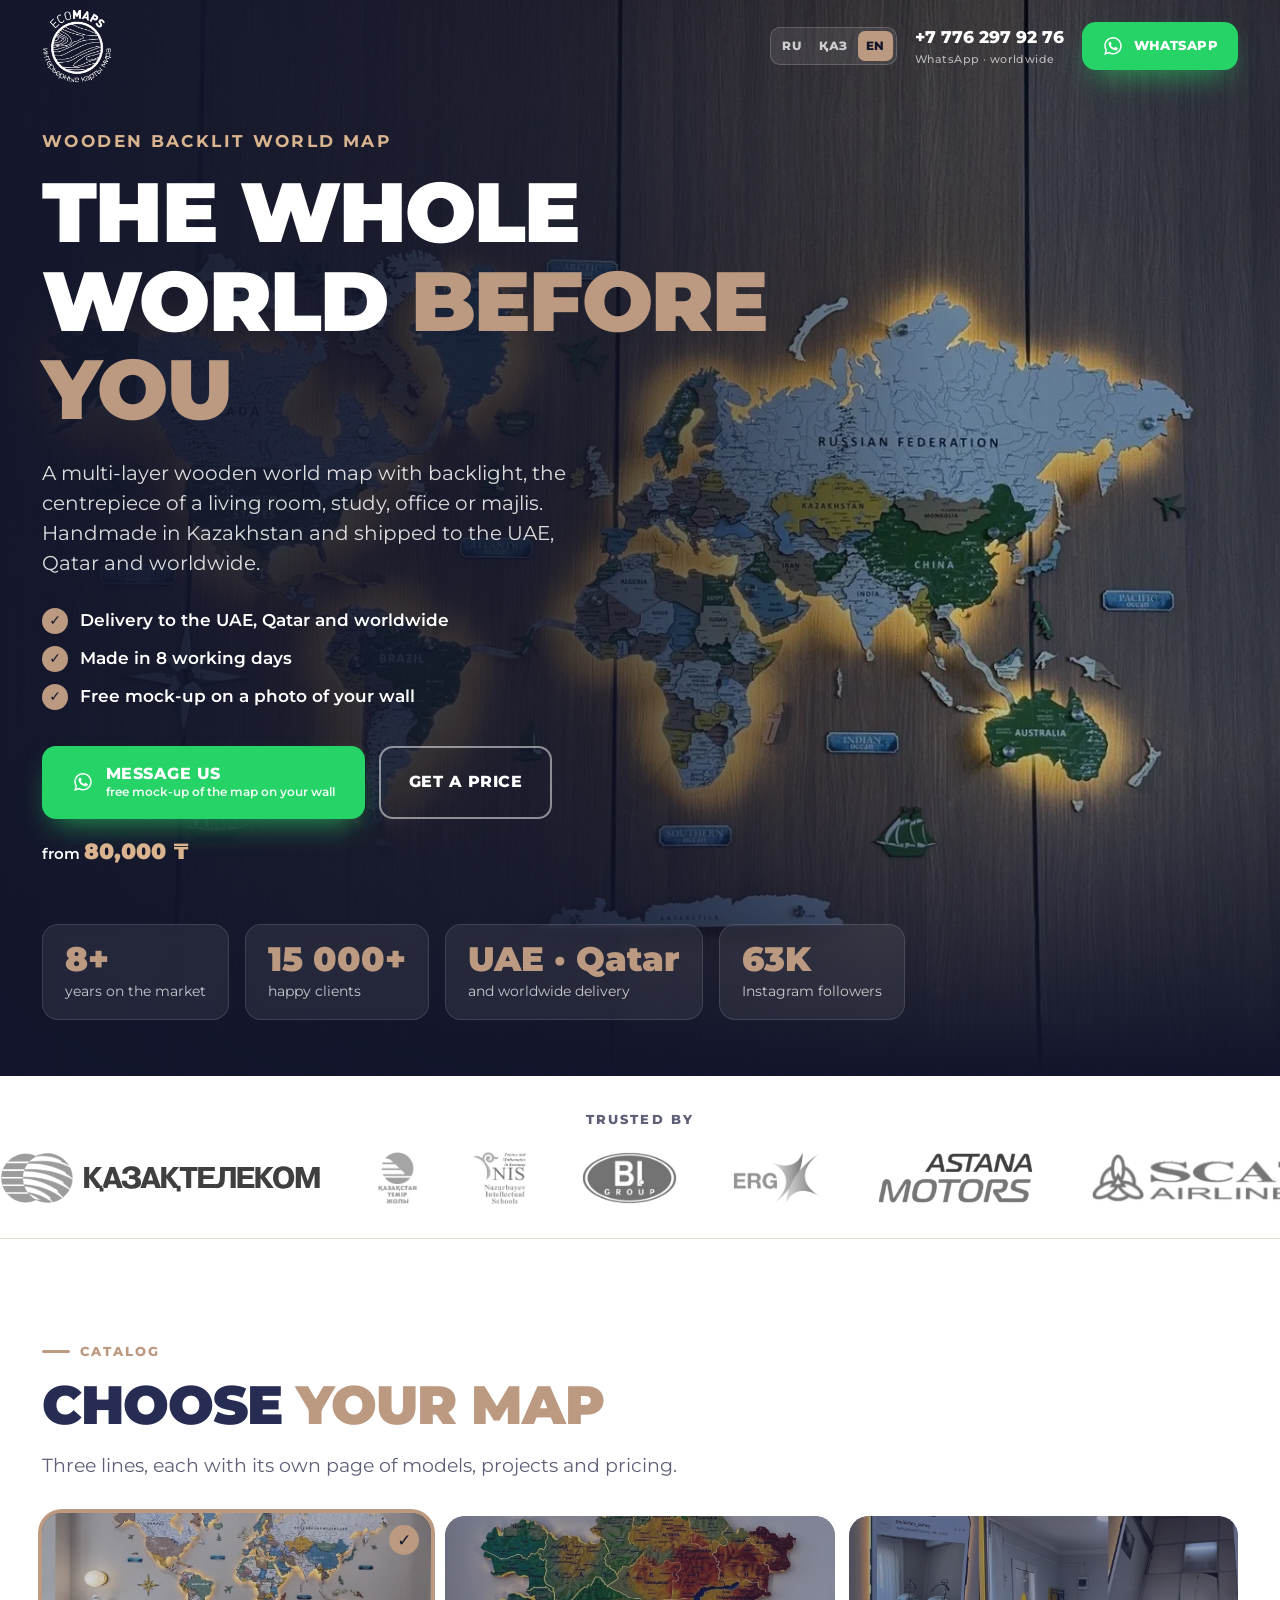
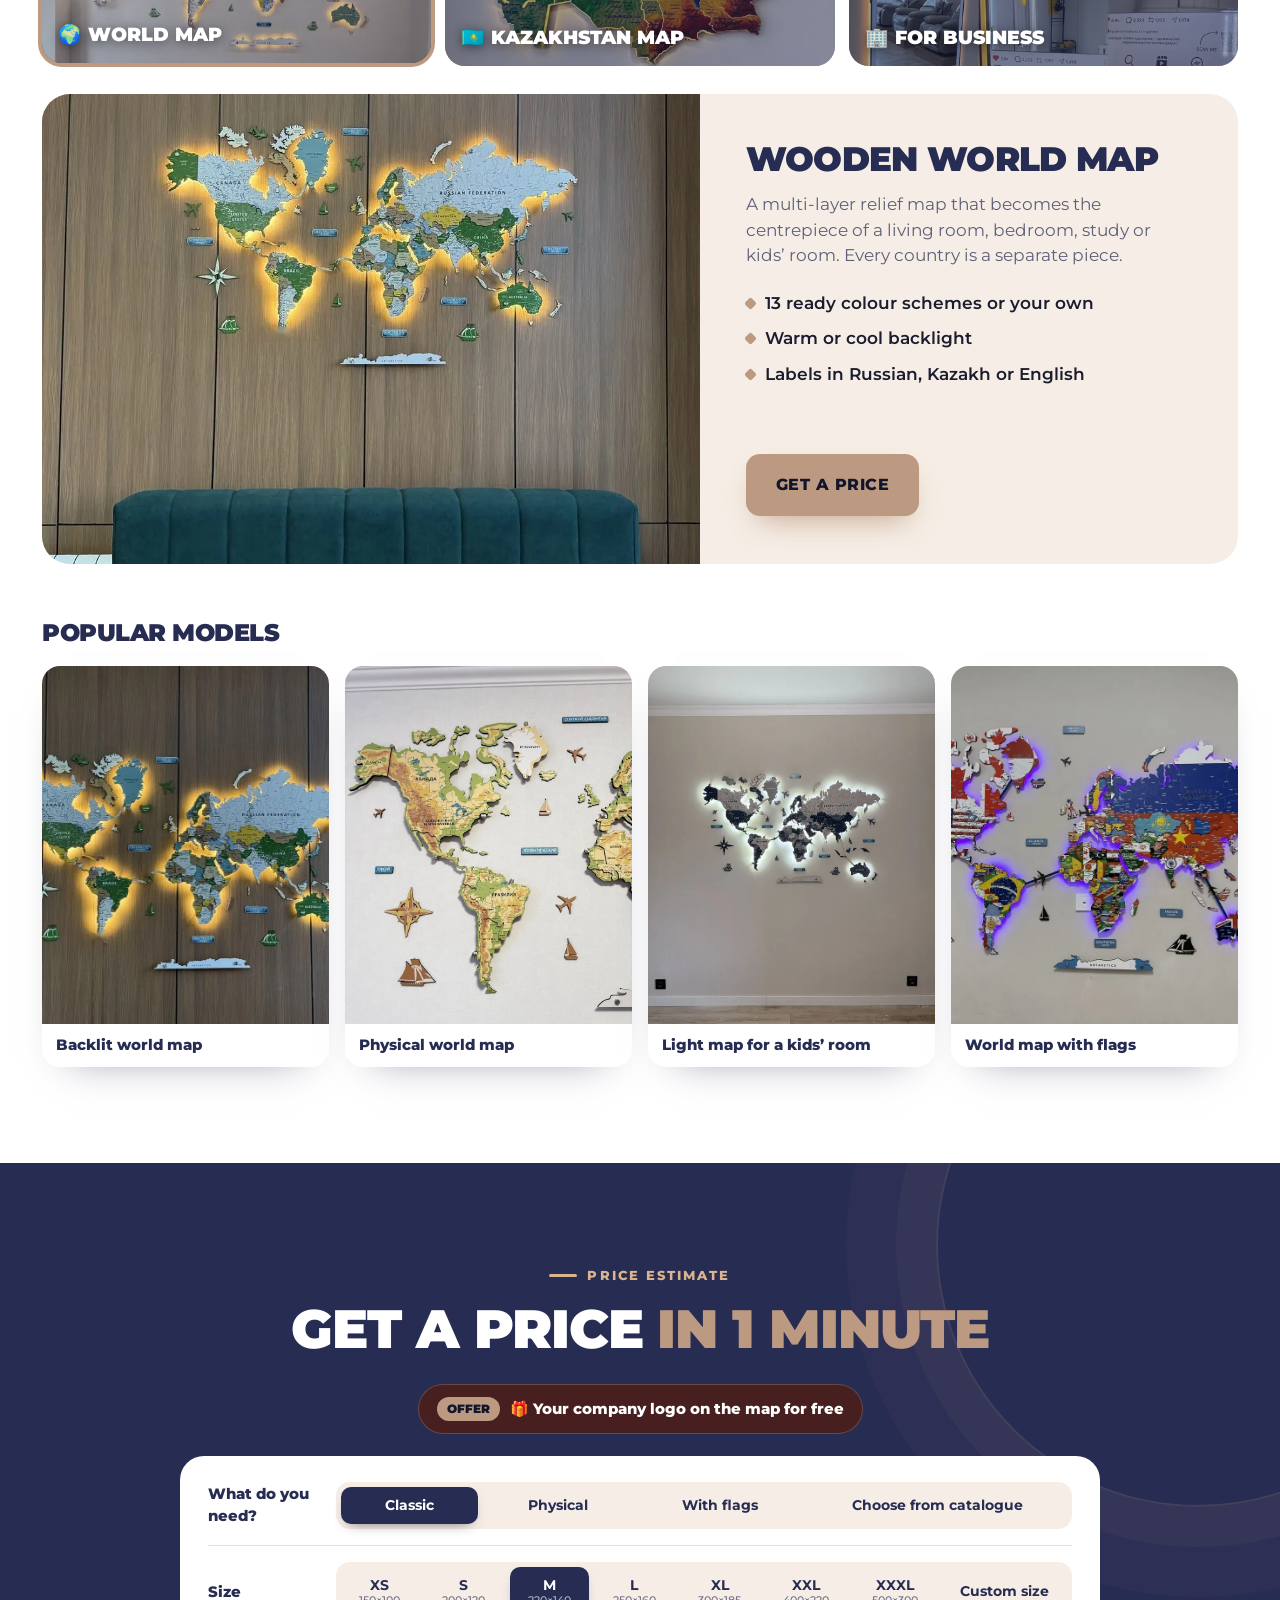
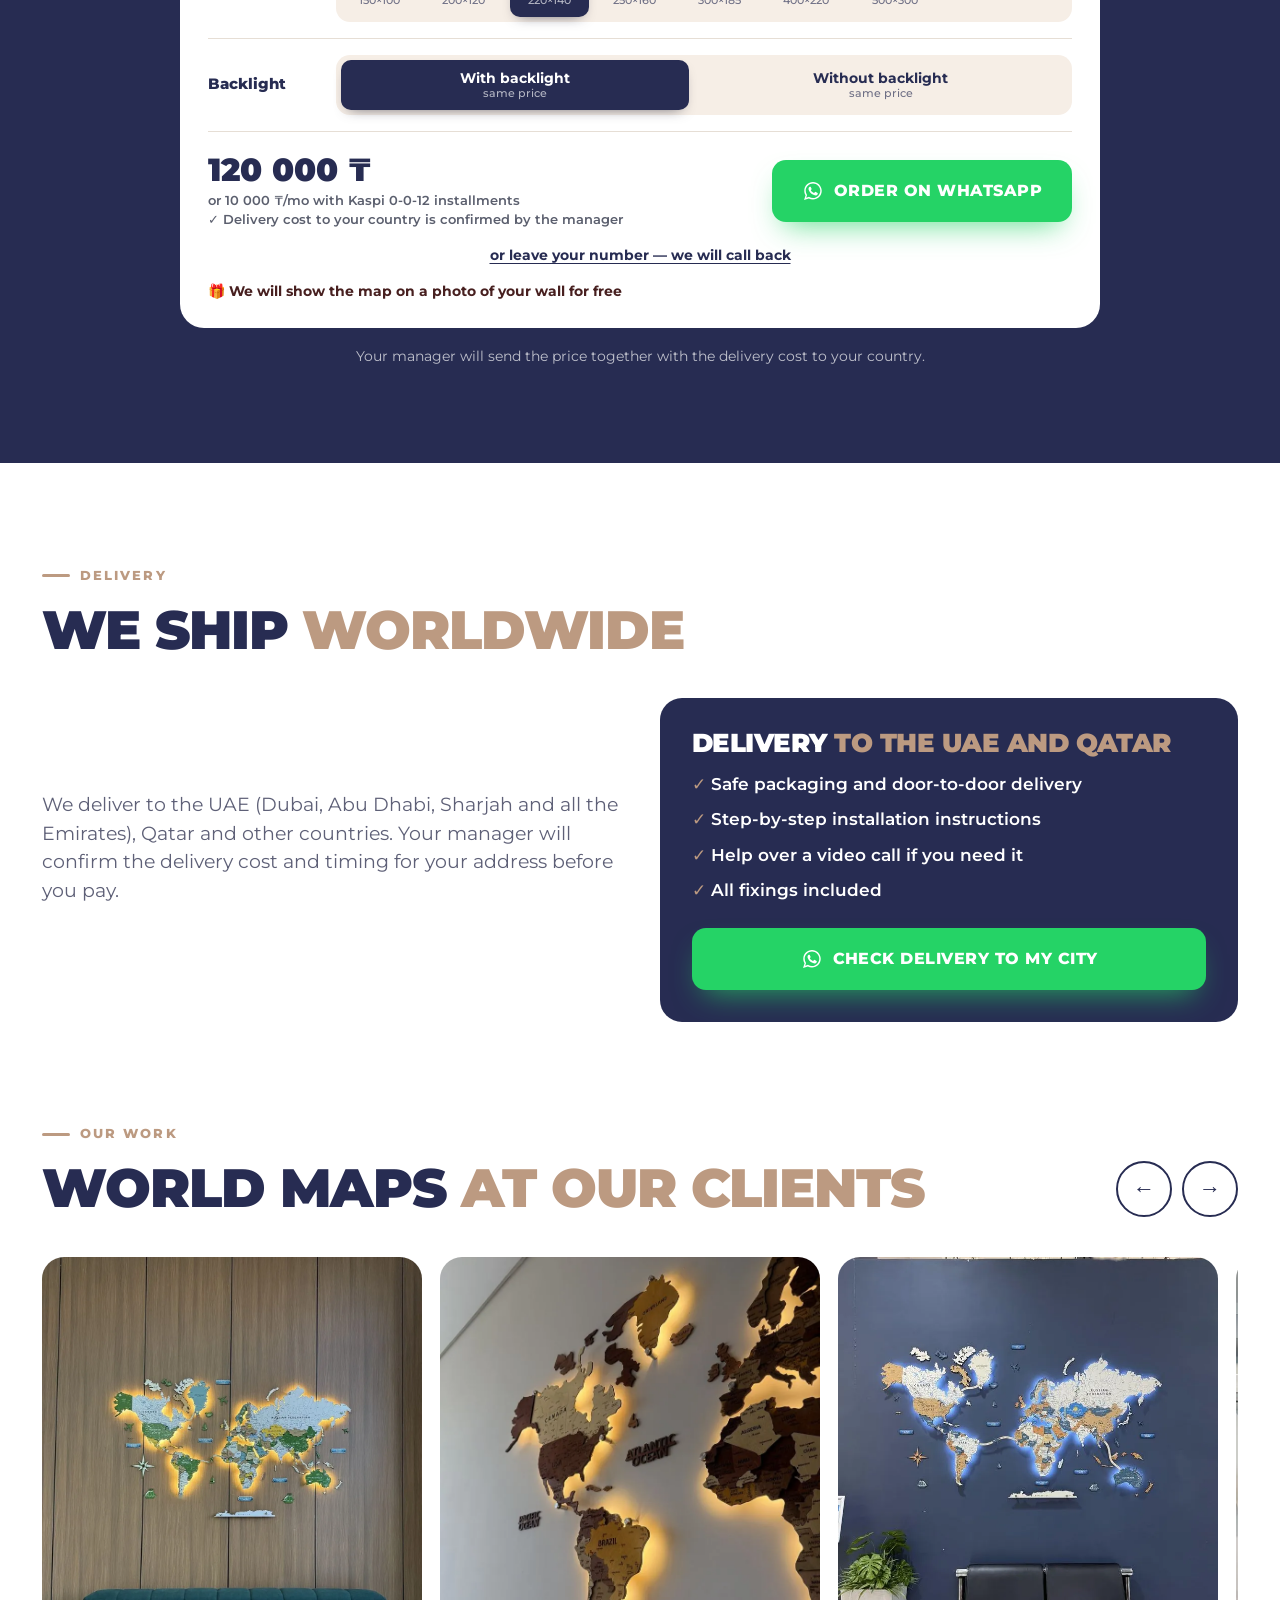
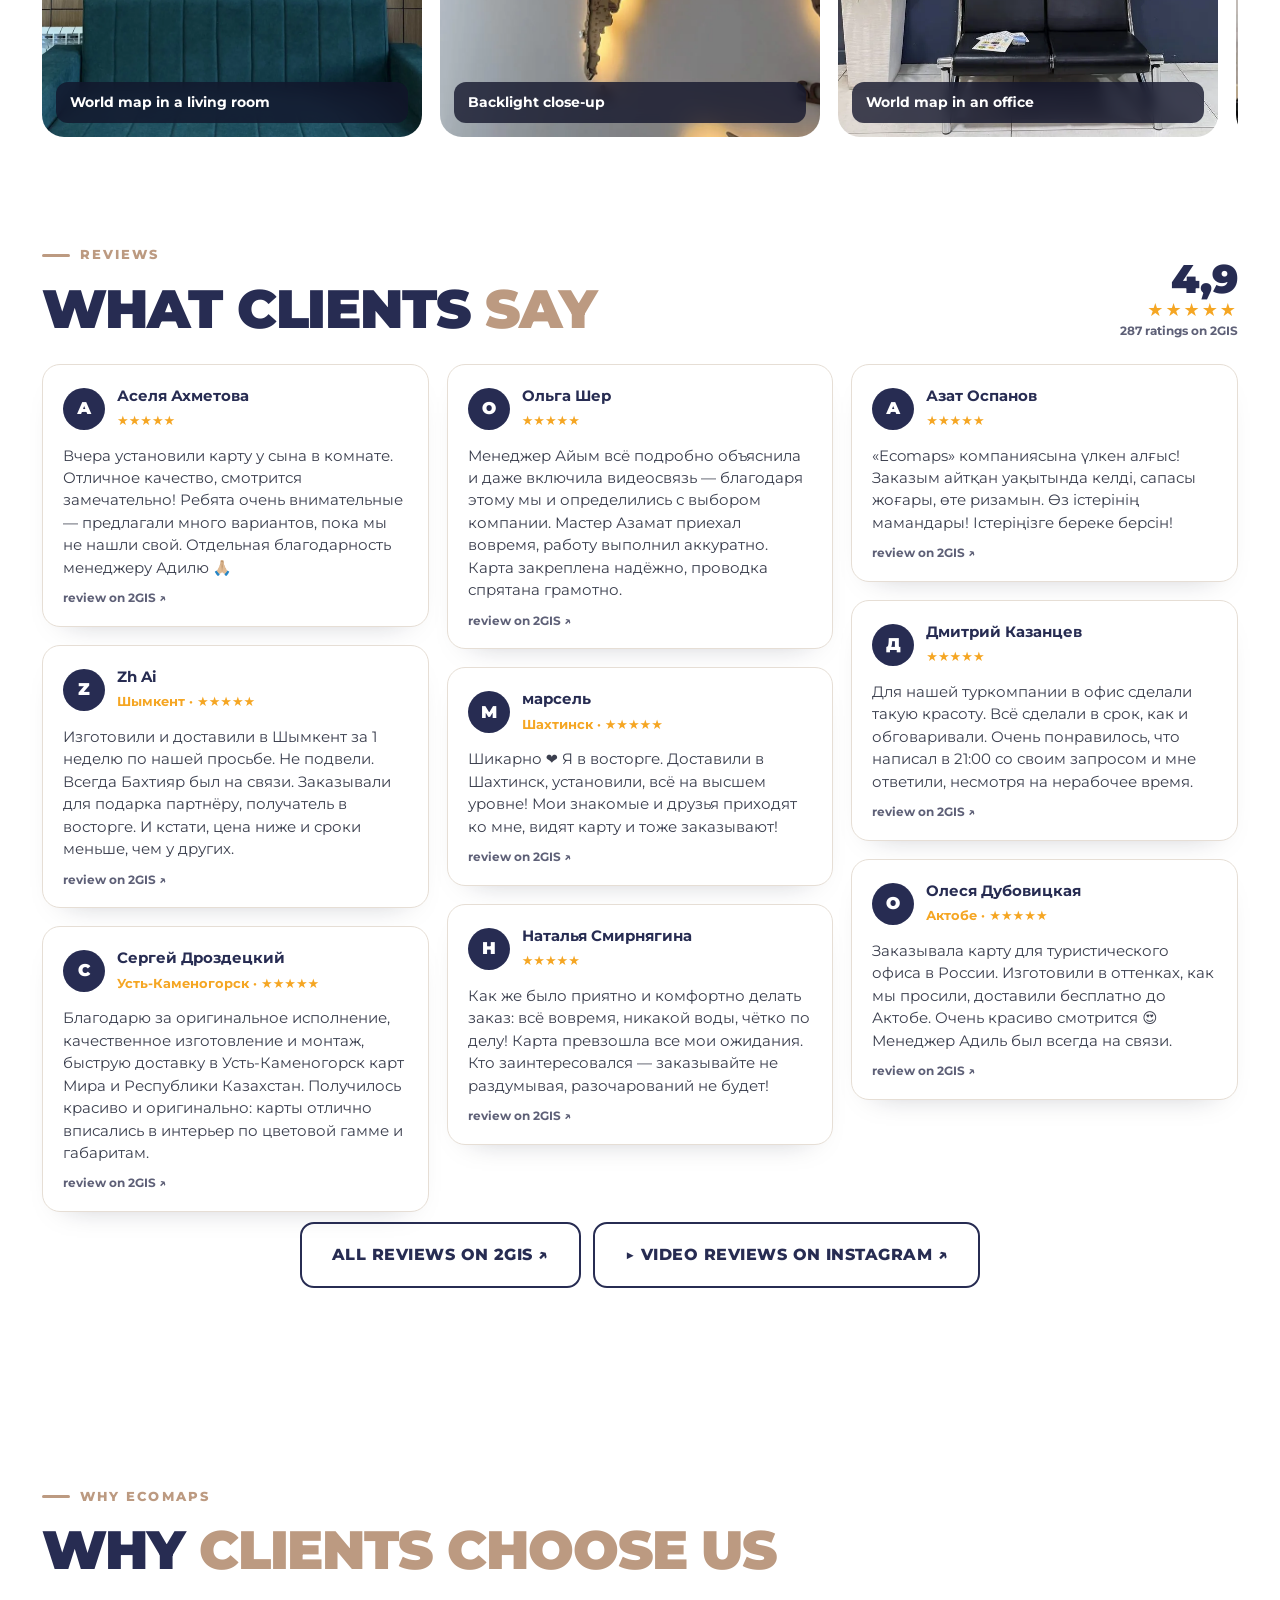
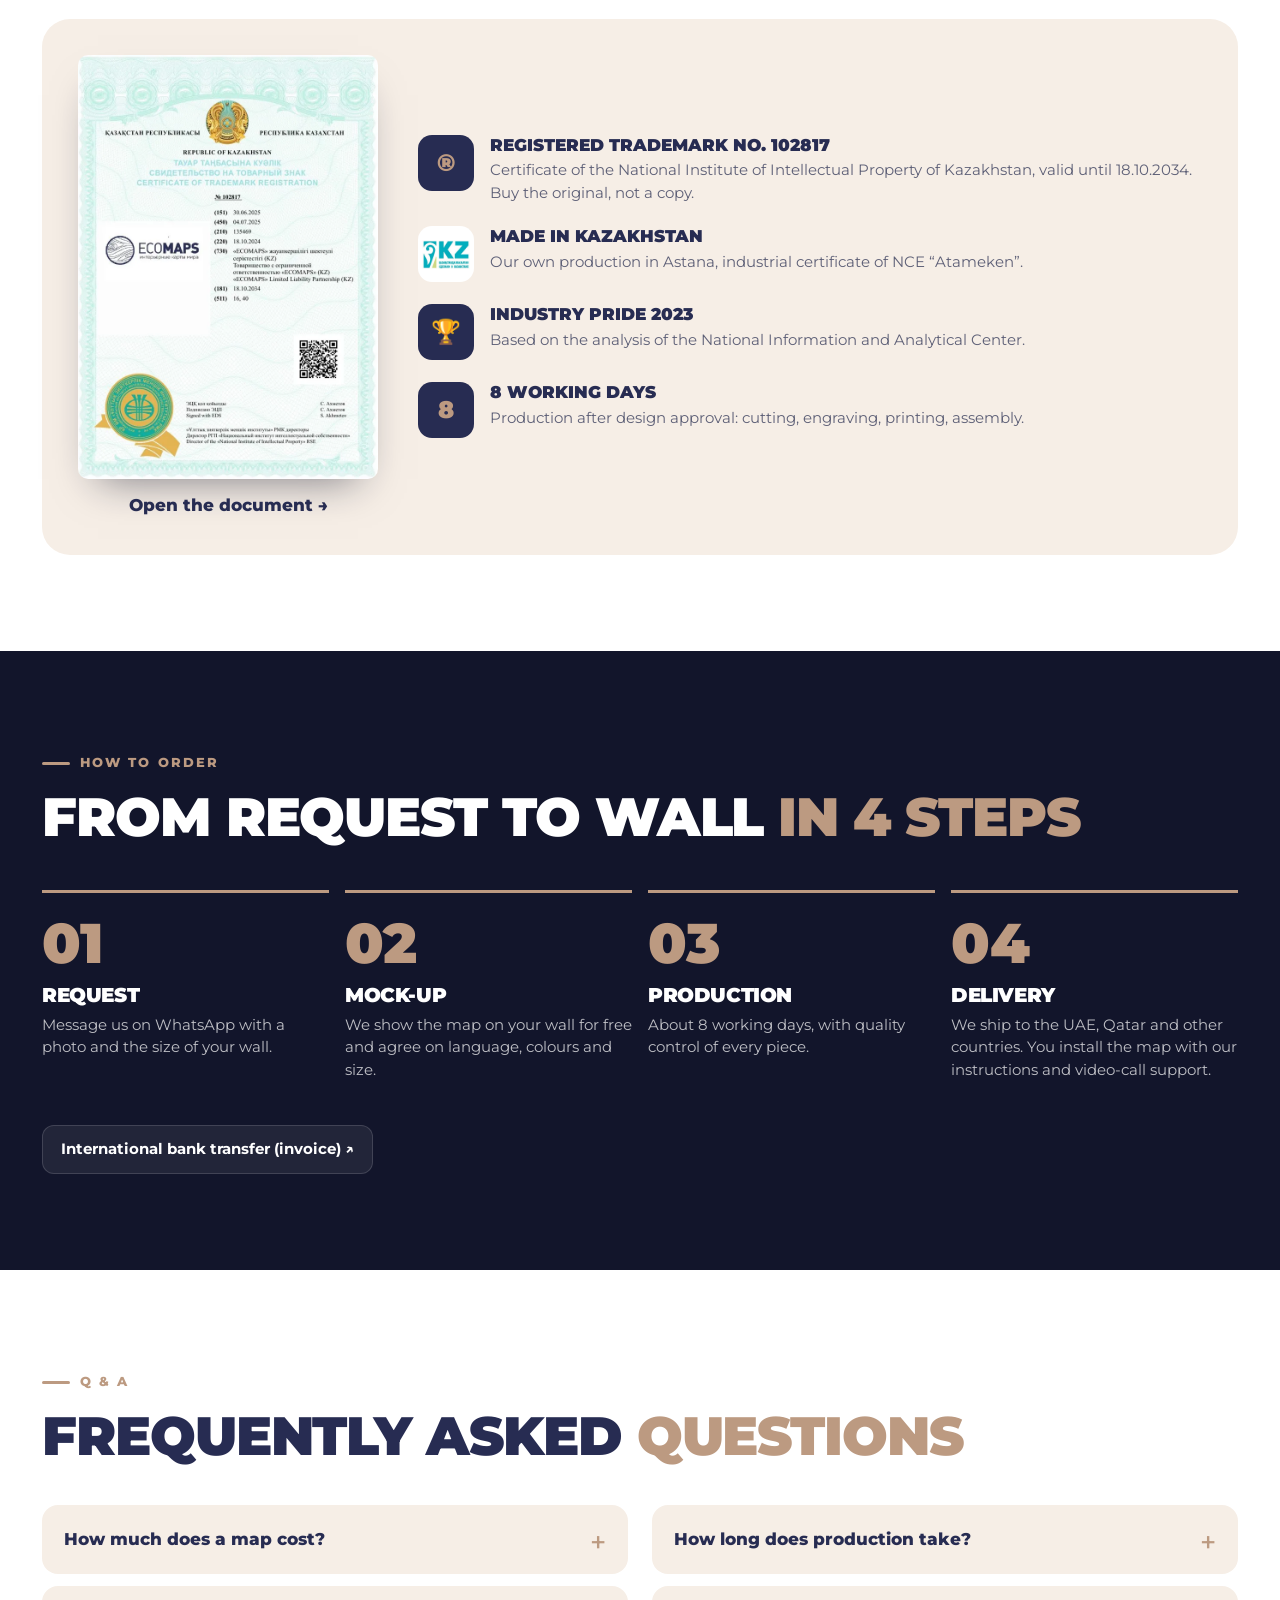
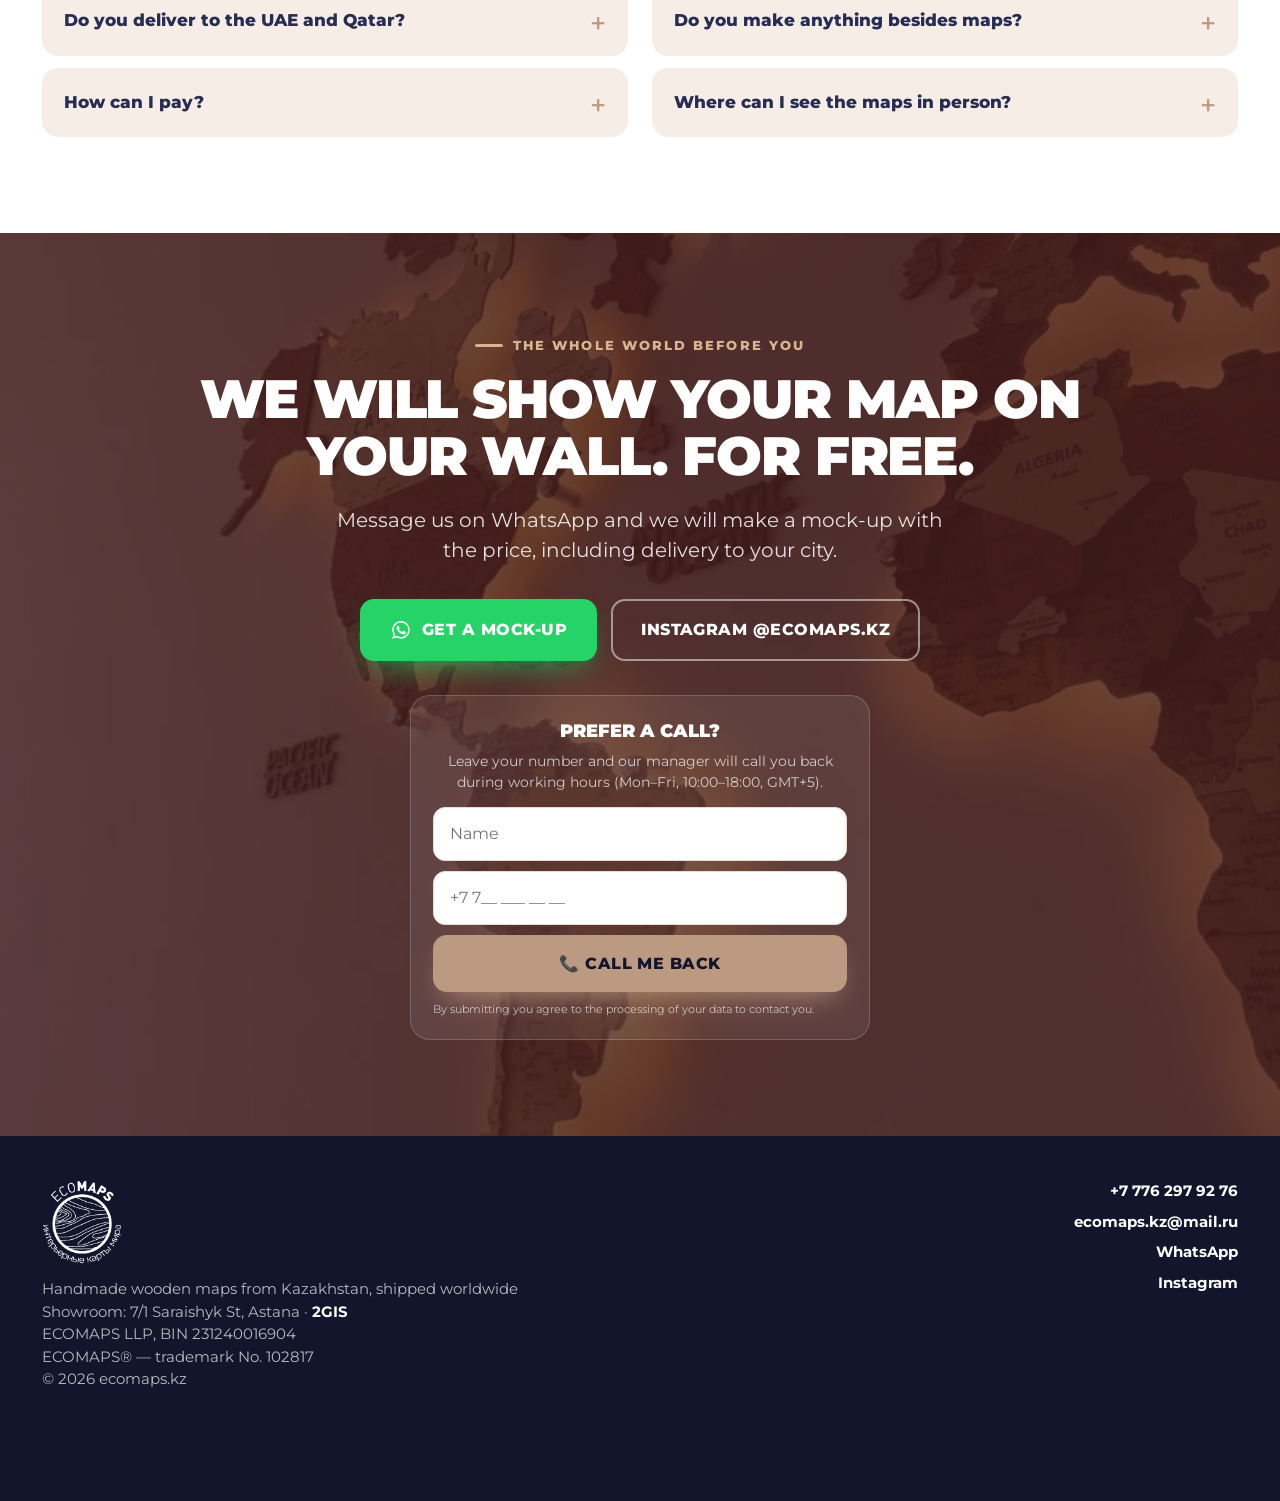
<file: en/index.html>
<!DOCTYPE html>
<html lang="en">
<head>
<meta charset="UTF-8">
<meta name="viewport" content="width=device-width, initial-scale=1">
<title>Wooden backlit world map — UAE &amp; Qatar delivery | ECOMAPS</title>
<meta name="description" content="Handmade multi-layer wooden world maps with backlight: 13 colours, labels in 3 languages, made in 8 working days. Shipped to the UAE, Qatar and worldwide.">
<meta property="og:title" content="ECOMAPS — the whole world before you">
<meta property="og:description" content="Handmade multi-layer wooden world maps with backlight: 13 colours, labels in 3 languages, made in 8 working days. Shipped to the UAE, Qatar and worldwide.">
<meta property="og:image" content="https://ecomaps.kz/img/hero-wide.jpg?v=f53d175c">
<meta property="og:url" content="https://ecomaps.kz/en/">
<meta property="og:type" content="website">
<link rel="canonical" href="https://ecomaps.kz/en/">
<script type="application/ld+json">{"@context": "https://schema.org", "@graph": [{"@type": ["Store", "Organization"], "@id": "https://ecomaps.kz/#store", "name": "ECOMAPS", "legalName": "ТОО «ECOMAPS»", "url": "https://ecomaps.kz/", "logo": "https://ecomaps.kz/img/ads/logo-square.png?v=f53d175c", "image": "https://ecomaps.kz/img/hero-wide.jpg?v=f53d175c", "telephone": "+77762979276", "priceRange": "₸₸", "address": {"@type": "PostalAddress", "streetAddress": "ул. Сарайшык, 7/1", "addressLocality": "Астана", "addressCountry": "KZ"}, "areaServed": [{"@type": "Country", "name": "Kazakhstan"}, {"@type": "Country", "name": "United Arab Emirates"}, {"@type": "Country", "name": "Qatar"}], "sameAs": ["https://www.instagram.com/ecomaps.kz/", "https://2gis.kz/astana/geo/70000001057229459", "https://l.kaspi.kz/shop/HHgEF6jwWSDbpnh"]}, {"@type": "WebPage", "@id": "https://ecomaps.kz/en/#page", "url": "https://ecomaps.kz/en/", "name": "Wooden backlit world map — UAE & Qatar delivery | ECOMAPS", "description": "Handmade multi-layer wooden world maps with backlight: 13 colours, labels in 3 languages, made in 8 working days. Shipped to the UAE, Qatar and worldwide.", "inLanguage": "en", "isPartOf": {"@type": "WebSite", "@id": "https://ecomaps.kz/#site", "url": "https://ecomaps.kz/", "name": "ECOMAPS"}, "about": {"@id": "https://ecomaps.kz/#store"}}, {"@type": "Product", "name": "Wooden backlit world map", "description": "A multi-layer wooden world map with backlight, the centrepiece of a living room, study, office or majlis. Handmade in Kazakhstan and shipped to the UAE, Qatar and worldwide.", "brand": {"@type": "Brand", "name": "ECOMAPS"}, "image": "https://ecomaps.kz/img/hero-wide.jpg?v=f53d175c", "url": "https://ecomaps.kz/en/", "offers": {"@type": "AggregateOffer", "priceCurrency": "KZT", "lowPrice": 80000, "highPrice": 260000, "offerCount": 7, "availability": "https://schema.org/InStock", "seller": {"@id": "https://ecomaps.kz/#store"}, "url": "https://ecomaps.kz/en/"}}, {"@type": "FAQPage", "mainEntity": [{"@type": "Question", "name": "How much does a map cost?", "acceptedAnswer": {"@type": "Answer", "text": "World map from 80,000 ₸ (150×100 cm) to 260,000 ₸ (500×300 cm); Kazakhstan map from 80,000 ₸ (100×55 cm) to 210,000 ₸ (300×170 cm). Same price with or without backlight."}}, {"@type": "Question", "name": "How long does production take?", "acceptedAnswer": {"@type": "Answer", "text": "About 8 working days after design approval. Custom orders are scheduled individually."}}, {"@type": "Question", "name": "Do you deliver to the UAE and Qatar?", "acceptedAnswer": {"@type": "Answer", "text": "Yes. We ship from our workshop in Kazakhstan to the UAE, Qatar and other countries. Your manager confirms the delivery cost and timing for your address before you pay. Installation is simple: instructions and all fixings are included, and we can help over a video call."}}, {"@type": "Question", "name": "Do you make anything besides maps?", "acceptedAnswer": {"@type": "Answer", "text": "Yes: wall panels, paintings, mirrors, neon signs, branded clocks and turnkey interior design for kindergartens, schools and offices."}}, {"@type": "Question", "name": "How can I pay?", "acceptedAnswer": {"@type": "Answer", "text": "By international bank transfer against an invoice, for both companies and private buyers. Your manager will send you the invoice."}}, {"@type": "Question", "name": "Where can I see the maps in person?", "acceptedAnswer": {"@type": "Answer", "text": "At our showroom in Astana: 7/1 Saraishyk St, Yesil district. Please message us on WhatsApp before visiting"}}]}]}</script>
<link rel="alternate" hreflang="ru" href="https://ecomaps.kz/">
<link rel="alternate" hreflang="kk" href="https://ecomaps.kz/kz/">
<link rel="alternate" hreflang="en" href="https://ecomaps.kz/en/">
<link rel="alternate" hreflang="x-default" href="https://ecomaps.kz/">
<link rel="icon" type="image/png" href="../img/favicon.png?v=f53d175c">
<script async src="https://www.googletagmanager.com/gtag/js?id=G-HMMT7JD949"></script>
<script>window.dataLayer=window.dataLayer||[];function gtag(){dataLayer.push(arguments);}gtag('js',new Date());gtag('config','G-HMMT7JD949');gtag('config','AW-826481600');</script>
<script>/* OpenAI Ads Pixel (конверсии рекламы в ChatGPT) */
!function(w,d,s,u){if(w.oaiq)return;var q=function(){q.q.push(arguments)};q.q=[];w.oaiq=q;var j=d.createElement(s);j.async=1;j.src=u;var f=d.getElementsByTagName(s)[0];f.parentNode.insertBefore(j,f)}(window,document,"script","https://bzrcdn.openai.com/sdk/oaiq.min.js");oaiq("init",{pixelId:"DipQq4rYeV9NBQEsWQdgFW",debug:true});</script>
<script>/* Яндекс Метрика с вебвизором (тот же счётчик, что на /whatsapp) */
var YM_ID=103848088;(function(m,e,t,r,i,k,a){m[i]=m[i]||function(){(m[i].a=m[i].a||[]).push(arguments)};m[i].l=1*new Date();k=e.createElement(t),a=e.getElementsByTagName(t)[0],k.async=1,k.src=r,a.parentNode.insertBefore(k,a)})(window,document,'script','https://mc.yandex.ru/metrika/tag.js?id='+YM_ID,'ym');
ym(YM_ID,'init',{webvisor:true,clickmap:true,trackLinks:true,accurateTrackBounce:true});
/* Meta Pixel (Facebook/Instagram реклама): впишите ID в src/build.py → META_PIXEL_ID */
var META_PIXEL_ID='576043711342731';if(META_PIXEL_ID){!function(f,b,e,v,n,t,s){if(f.fbq)return;n=f.fbq=function(){n.callMethod?n.callMethod.apply(n,arguments):n.queue.push(arguments)};if(!f._fbq)f._fbq=n;n.push=n;n.loaded=!0;n.version='2.0';n.queue=[];t=b.createElement(e);t.async=!0;t.src=v;s=b.getElementsByTagName(e)[0];s.parentNode.insertBefore(t,s)}(window,document,'script','https://connect.facebook.net/en_US/fbevents.js');fbq('init',META_PIXEL_ID);fbq('track','PageView');}
</script>
<script>/* TikTok Pixel (реклама в TikTok): ID в src/build.py → TT_PIXEL_ID */
!function (w, d, t) {
  w.TiktokAnalyticsObject=t;var ttq=w[t]=w[t]||[];ttq.methods=["page","track","identify","instances","debug","on","off","once","ready","alias","group","enableCookie","disableCookie","holdConsent","revokeConsent","grantConsent"],ttq.setAndDefer=function(t,e){t[e]=function(){t.push([e].concat(Array.prototype.slice.call(arguments,0)))}};for(var i=0;i<ttq.methods.length;i++)ttq.setAndDefer(ttq,ttq.methods[i]);ttq.instance=function(t){for(
var e=ttq._i[t]||[],n=0;n<ttq.methods.length;n++)ttq.setAndDefer(e,ttq.methods[n]);return e},ttq.load=function(e,n){var r="https://analytics.tiktok.com/i18n/pixel/events.js",o=n&&n.partner;ttq._i=ttq._i||{},ttq._i[e]=[],ttq._i[e]._u=r,ttq._t=ttq._t||{},ttq._t[e]=+new Date,ttq._o=ttq._o||{},ttq._o[e]=n||{};n=document.createElement("script")
;n.type="text/javascript",n.async=!0,n.src=r+"?sdkid="+e+"&lib="+t;e=document.getElementsByTagName("script")[0];e.parentNode.insertBefore(n,e)};
  ttq.load('DBQ1JJJC77UBQ4PDTHPG');
  ttq.page();
}(window, document, 'ttq');
</script>
<link rel="preconnect" href="https://fonts.googleapis.com">
<link rel="preconnect" href="https://fonts.gstatic.com" crossorigin>
<link href="https://fonts.googleapis.com/css2?family=Montserrat:wght@400;500;600;700;800;900&display=swap" rel="stylesheet">
<link rel="stylesheet" href="../assets/style.css?v=34e55e02">
<style>.hero-bg{background-image:url(../img/hero-wide.webp?v=f53d175c)}.final:before{background-image:url(../img/g3.webp?v=f53d175c)}</style>
</head>
<body data-mode="world">

<svg width="0" height="0" style="position:absolute">
  <symbol id="wa" viewBox="0 0 32 32"><path fill="currentColor" d="M16 3C9 3 3.3 8.6 3.3 15.6c0 2.4.7 4.7 1.9 6.7L3 29l6.9-2.1c1.9 1.1 4 1.6 6.1 1.6 7 0 12.7-5.7 12.7-12.7S23 3 16 3zm0 23.2c-1.9 0-3.8-.5-5.4-1.5l-.4-.2-4.1 1.2 1.3-4-.3-.4c-1.1-1.7-1.7-3.6-1.7-5.6C5.4 9.8 10.2 5 16 5s10.6 4.8 10.6 10.6S21.8 26.2 16 26.2zm5.8-7.9c-.3-.2-1.9-.9-2.2-1-.3-.1-.5-.2-.7.2-.2.3-.8 1-1 1.2-.2.2-.4.2-.7.1-.3-.2-1.3-.5-2.5-1.6-.9-.8-1.6-1.8-1.7-2.1-.2-.3 0-.5.1-.6l.5-.6c.2-.2.2-.3.3-.5.1-.2 0-.4 0-.6l-1-2.4c-.3-.6-.5-.5-.7-.5h-.6c-.2 0-.6.1-.9.4-.3.3-1.2 1.1-1.2 2.8s1.2 3.2 1.4 3.5c.2.2 2.4 3.6 5.7 5 .8.3 1.4.5 1.9.7.8.3 1.5.2 2.1.1.6-.1 1.9-.8 2.2-1.5.3-.7.3-1.4.2-1.5-.1-.1-.3-.2-.6-.4z"/></symbol>
</svg>

<header id="top">
  <div class="wrap nav">
    <a class="logo" href="#top" aria-label="ECOMAPS"><img src="../img/logo-white.png?v=f53d175c" alt="ECOMAPS — interior world maps" width="70" height="74"></a>
    <nav class="menu">
      <a href="#catalog">Catalog</a>
      
      <a href="#calc">Get a price</a>
      <a href="#trust">About us</a>
      <a href="#works">Our work</a>
      <a href="#faq">FAQ</a>
    </nav>
    <div class="hdr-r">
      <div class="lang"><a href="/" hreflang="ru">RU</a><a href="/kz/" hreflang="kk">ҚАЗ</a><a href="/en/" hreflang="en" class="on">EN</a></div>
      <a class="phone js-wa" href="https://wa.me/77064299895?text=Hello%21%20I%27m%20interested%20in%20a%20wooden%20world%20map%20%28from%20ecomaps.kz/en%29." data-place="phone" data-choose>+7 776 297 92 76<small>WhatsApp · worldwide</small></a>
      <a class="btn btn-wa js-wa" href="https://wa.me/77064299895?text=Hello%21%20I%27m%20interested%20in%20a%20wooden%20world%20map%20%28from%20ecomaps.kz/en%29." data-place="header"><svg><use href="#wa"/></svg><span>WhatsApp</span></a>
    </div>
  </div>
</header>

<main>
<section class="hero">
  <div class="hero-bg" role="img" aria-label="Backlit wooden world map on a wall"></div>
  <div class="wrap">
    <h1 class="reveal h1-key">Wooden backlit world map</h1>
    <p class="h1s reveal">The whole world <em>before you</em></p>
    <p class="lead reveal">A multi-layer wooden world map with backlight, the centrepiece of a living room, study, office or majlis. Handmade in Kazakhstan and shipped to the UAE, Qatar and worldwide.</p>
    <ul class="checks reveal">
      <li>Delivery to the UAE, Qatar and worldwide</li>
      <li>Made in 8 working days</li>
      <li>Free mock-up on a photo of your wall</li>
    </ul>
    <div class="cta reveal">
      <a class="btn btn-wa btn-2l js-wa" href="https://wa.me/77064299895?text=Hello%21%20I%27m%20interested%20in%20a%20wooden%20world%20map%20%28from%20ecomaps.kz/en%29." data-place="hero"><svg><use href="#wa"/></svg><span>Message us<small>free mock-up of the map on your wall</small></span></a>
      <a class="btn btn-line" href="#calc">Get a price</a>
    </div>
    <p class="hprice reveal">from <b>80,000 ₸</b></p>
    <div class="stats reveal">
      <div class="stat"><b>8+</b><span>years on the market</span></div>
      <div class="stat"><b>15 000+</b><span>happy clients</span></div>
      <div class="stat"><b>UAE · Qatar</b><span>and worldwide delivery</span></div>
      <div class="stat"><b>63K</b><span>Instagram followers</span></div>
    </div>
  </div>
</section>

<div class="logos" id="clients">
  <div class="lbl">Trusted by</div>
  <div class="track" id="track"></div>
</div>

<section id="catalog">
  <div class="wrap">
    <span class="kicker">Catalog</span>
    <h2>Choose <span class="t">your map</span></h2>
    <p class="sub">Three lines, each with its own page of models, projects and pricing.</p>
    <nav class="modes">
      <a class="md" data-set="world" href="/en/#catalog"><img src="../img/tab-world.webp?v=f53d175c" alt="World map"><span>🌍 World map</span></a>
      <a class="md" data-set="kz" href="/en/kazakhstan/#catalog"><img src="../img/kz/k-phys.webp?v=f53d175c" alt="Kazakhstan map"><span>🇰🇿 Kazakhstan map</span></a>
      <a class="md" data-set="biz" href="/en/business/#catalog"><img src="../img/mirrors/mirrors-cover.webp?v=f53d175c" alt="For business"><span>🏢 For business</span></a>
    </nav>

    <div class="pane" data-m="world">
      <div class="ph"><img src="../img/hero.webp?v=f53d175c" alt="Wooden world map" loading="lazy"></div>
      <div class="tx">
        <h3>Wooden world map</h3><p>A multi-layer relief map that becomes the centrepiece of a living room, bedroom, study or kids’ room. Every country is a separate piece.</p>
        <ul><li>13 ready colour schemes or your own</li><li>Warm or cool backlight</li><li>Labels in Russian, Kazakh or English</li></ul>
        <a class="btn btn-gold" href="#calc">Get a price</a>
      </div>
    </div>
    
    

    <h3 class="h3s">Popular models</h3>
    <div class="models" id="models"></div>
  </div>
</section>







<section class="calc-sec" id="calc">
  <div class="wrap">
    <div class="calc-in">
      <span class="kicker" style="color:var(--gold)">Price estimate</span>
      <h2>Get a price <span class="t">in 1 minute</span></h2>
      <div class="promo"><i>Offer</i> 🎁 Your company logo on the map for free</div>
      <div class="calc2">
        <div class="row"><span class="lbl">What do you need?</span><div class="seg" data-k="type">
          <button class="on">Classic</button><button>Physical</button><button>With flags</button><button>Choose from catalogue</button>
        </div></div>
        <div class="row"><span class="lbl">Size</span><div class="seg" data-k="size">
          <button data-p="80000">XS<small class="cm">150×100</small></button><button data-p="95000">S<small class="cm">200×120</small></button><button class="on" data-p="120000">M<small class="cm">220×140</small></button><button data-p="130000">L<small class="cm">250×160</small></button><button data-p="160000">XL<small class="cm">300×185</small></button><button data-p="210000">XXL<small class="cm">400×220</small></button><button data-p="260000">XXXL<small class="cm">500×300</small></button><button>Custom size</button>
        </div></div>
        <div class="row"><span class="lbl">Backlight</span><div class="seg" data-k="light">
          <button class="on">With backlight<small>same price</small></button><button>Without backlight<small>same price</small></button>
        </div></div>
        <div class="go">
          <div class="price" id="calcPrice" aria-live="polite"></div>
          <a class="btn btn-wa js-wa" id="sendCalc" href="https://wa.me/77064299895?text=Hello%21%20I%27m%20interested%20in%20a%20wooden%20world%20map%20%28from%20ecomaps.kz/en%29." data-place="calc"><svg><use href="#wa"/></svg>Order on WhatsApp</a>
        </div>
        <p class="cb-link"><a href="#" data-cb="calc">or leave your number — we will call back</a></p>
        <p class="gift-l">🎁 We will show the map on a photo of your wall for free</p>
      </div>
      <p class="calc-note">Your manager will send the price together with the delivery cost to your country.</p>
    </div>
  </div>
</section>

<section id="geo">
  <div class="wrap">
    <span class="kicker">Delivery</span>
    <h2>We ship <span class="t">worldwide</span></h2>
    <div class="geo" style="margin-top:40px">
      <div>
        <p class="sub" style="margin:0 0 24px">We deliver to the UAE (Dubai, Abu Dhabi, Sharjah and all the Emirates), Qatar and other countries. Your manager will confirm the delivery cost and timing for your address before you pay.</p>
      </div>
      <div class="geo-card reveal">
        <h3>Delivery <span>to the UAE and Qatar</span></h3>
        <ul><li>Safe packaging and door-to-door delivery</li><li>Step-by-step installation instructions</li><li>Help over a video call if you need it</li><li>All fixings included</li></ul>
        <a class="btn btn-wa js-wa" href="https://wa.me/77064299895?text=Hello%21%20I%27m%20interested%20in%20a%20wooden%20world%20map%20%28from%20ecomaps.kz/en%29." data-place="geo"><svg><use href="#wa"/></svg>Check delivery to my city</a>
      </div>
    </div>
  </div>
</section>

<section id="works" style="padding-top:0">
  <div class="wrap">
    <div class="car-head">
      <div><span class="kicker">Our work</span><h2><span data-m="world">World maps</span> <span class="t">at our clients</span></h2></div>
      <div class="arrows" data-car="carWorks"><button aria-label="←">←</button><button aria-label="→">→</button></div>
    </div>
    <div class="car" id="carWorks"></div>
  </div>
</section>

<section class="rv-sec" id="reviews">
  <div class="wrap">
    <div class="car-head">
      <div><span class="kicker">Reviews</span><h2>What clients <span class="t">say</span></h2></div>
      <a class="rv-score" href="https://2gis.kz/astana/firm/70000001057229459/tab/reviews" target="_blank" rel="noopener" data-track="outbound" data-to="2gis-reviews"><b>4,9</b><span class="rv-st">★★★★★</span><small>287 ratings on 2GIS</small></a>
    </div>
    <div class="rvs"><figure class="rv"><div class="rv-top"><span class="ava">А</span><figcaption><b>Аселя Ахметова</b><small>★★★★★</small></figcaption></div><blockquote>Вчера установили карту у сына в комнате. Отличное качество, смотрится замечательно! Ребята очень внимательные — предлагали много вариантов, пока мы не нашли свой. Отдельная благодарность менеджеру Адилю 🙏🏼</blockquote><a class="rv-src" href="https://2gis.kz/astana/firm/70000001057229459/tab/reviews" target="_blank" rel="noopener" data-track="outbound" data-to="2gis-reviews">review on 2GIS ↗</a></figure><figure class="rv"><div class="rv-top"><span class="ava">Z</span><figcaption><b>Zh Ai</b><small>Шымкент · ★★★★★</small></figcaption></div><blockquote>Изготовили и доставили в Шымкент за 1 неделю по нашей просьбе. Не подвели. Всегда Бахтияр был на связи. Заказывали для подарка партнёру, получатель в восторге. И кстати, цена ниже и сроки меньше, чем у других.</blockquote><a class="rv-src" href="https://2gis.kz/astana/firm/70000001057229459/tab/reviews" target="_blank" rel="noopener" data-track="outbound" data-to="2gis-reviews">review on 2GIS ↗</a></figure><figure class="rv"><div class="rv-top"><span class="ava">С</span><figcaption><b>Сергей Дроздецкий</b><small>Усть-Каменогорск · ★★★★★</small></figcaption></div><blockquote>Благодарю за оригинальное исполнение, качественное изготовление и монтаж, быструю доставку в Усть-Каменогорск карт Мира и Республики Казахстан. Получилось красиво и оригинально: карты отлично вписались в интерьер по цветовой гамме и габаритам.</blockquote><a class="rv-src" href="https://2gis.kz/astana/firm/70000001057229459/tab/reviews" target="_blank" rel="noopener" data-track="outbound" data-to="2gis-reviews">review on 2GIS ↗</a></figure><figure class="rv"><div class="rv-top"><span class="ava">О</span><figcaption><b>Ольга Шер</b><small>★★★★★</small></figcaption></div><blockquote>Менеджер Айым всё подробно объяснила и даже включила видеосвязь — благодаря этому мы и определились с выбором компании. Мастер Азамат приехал вовремя, работу выполнил аккуратно. Карта закреплена надёжно, проводка спрятана грамотно.</blockquote><a class="rv-src" href="https://2gis.kz/astana/firm/70000001057229459/tab/reviews" target="_blank" rel="noopener" data-track="outbound" data-to="2gis-reviews">review on 2GIS ↗</a></figure><figure class="rv"><div class="rv-top"><span class="ava">М</span><figcaption><b>марсель</b><small>Шахтинск · ★★★★★</small></figcaption></div><blockquote>Шикарно ❤️ Я в восторге. Доставили в Шахтинск, установили, всё на высшем уровне! Мои знакомые и друзья приходят ко мне, видят карту и тоже заказывают!</blockquote><a class="rv-src" href="https://2gis.kz/astana/firm/70000001057229459/tab/reviews" target="_blank" rel="noopener" data-track="outbound" data-to="2gis-reviews">review on 2GIS ↗</a></figure><figure class="rv"><div class="rv-top"><span class="ava">Н</span><figcaption><b>Наталья Смирнягина</b><small>★★★★★</small></figcaption></div><blockquote>Как же было приятно и комфортно делать заказ: всё вовремя, никакой воды, чётко по делу! Карта превзошла все мои ожидания. Кто заинтересовался — заказывайте не раздумывая, разочарований не будет!</blockquote><a class="rv-src" href="https://2gis.kz/astana/firm/70000001057229459/tab/reviews" target="_blank" rel="noopener" data-track="outbound" data-to="2gis-reviews">review on 2GIS ↗</a></figure><figure class="rv"><div class="rv-top"><span class="ava">А</span><figcaption><b>Азат Оспанов</b><small>★★★★★</small></figcaption></div><blockquote>«Ecomaps» компаниясына үлкен алғыс! Заказым айтқан уақытында келді, сапасы жоғары, өте ризамын. Өз істерінің мамандары! Істеріңізге береке берсін!</blockquote><a class="rv-src" href="https://2gis.kz/astana/firm/70000001057229459/tab/reviews" target="_blank" rel="noopener" data-track="outbound" data-to="2gis-reviews">review on 2GIS ↗</a></figure><figure class="rv"><div class="rv-top"><span class="ava">Д</span><figcaption><b>Дмитрий Казанцев</b><small>★★★★★</small></figcaption></div><blockquote>Для нашей туркомпании в офис сделали такую красоту. Всё сделали в срок, как и обговаривали. Очень понравилось, что написал в 21:00 со своим запросом и мне ответили, несмотря на нерабочее время.</blockquote><a class="rv-src" href="https://2gis.kz/astana/firm/70000001057229459/tab/reviews" target="_blank" rel="noopener" data-track="outbound" data-to="2gis-reviews">review on 2GIS ↗</a></figure><figure class="rv"><div class="rv-top"><span class="ava">О</span><figcaption><b>Олеся Дубовицкая</b><small>Актобе · ★★★★★</small></figcaption></div><blockquote>Заказывала карту для туристического офиса в России. Изготовили в оттенках, как мы просили, доставили бесплатно до Актобе. Очень красиво смотрится 😍 Менеджер Адиль был всегда на связи.</blockquote><a class="rv-src" href="https://2gis.kz/astana/firm/70000001057229459/tab/reviews" target="_blank" rel="noopener" data-track="outbound" data-to="2gis-reviews">review on 2GIS ↗</a></figure></div>
    <div class="rv-more">
      <a class="btn btn-line-d" href="https://2gis.kz/astana/firm/70000001057229459/tab/reviews" target="_blank" rel="noopener" data-track="outbound" data-to="2gis-reviews">All reviews on 2GIS ↗</a>
      <a class="btn btn-line-d" href="https://www.instagram.com/stories/highlights/17927520688482894/" target="_blank" rel="noopener" data-track="outbound" data-to="instagram-reviews">▶ Video reviews on Instagram ↗</a>
    </div>
  </div>
</section>

<section class="trust-sec" id="trust">
  <div class="wrap">
    <span class="kicker">Why ECOMAPS</span>
    <h2>Why <span class="t">clients choose us</span></h2>
    <div class="trust1 reveal">
      <a class="t-cert" href="../img/trust/trademark.jpg?v=f53d175c" target="_blank" rel="noopener" data-track="cert_open">
        <img src="../img/trust/trademark.webp?v=f53d175c" alt="Registered trademark No. 102817" loading="lazy">
        <span>Open the document →</span>
      </a>
      <ul class="t-list">
        <li><i class="ic">®</i><div><b>Registered trademark No. 102817</b><p>Certificate of the National Institute of Intellectual Property of Kazakhstan, valid until 18.10.2034. Buy the original, not a copy.</p></div></li>
        <li><i class="ic img"><img src="../img/trust/made-in-kz.png?v=f53d175c" alt="Made in Kazakhstan"></i><div><b>Made in Kazakhstan</b><p>Our own production in Astana, industrial certificate of NCE “Atameken”.</p></div></li>
        <li><i class="ic">🏆</i><div><b>Industry Pride 2023</b><p>Based on the analysis of the National Information and Analytical Center.</p></div></li>
        <li><i class="ic">8</i><div><b>8 working days</b><p>Production after design approval: cutting, engraving, printing, assembly.</p></div></li>
      </ul>
    </div>
  </div>
</section>

<section class="steps-sec" id="how">
  <div class="wrap">
    <span class="kicker">How to order</span>
    <h2>From request to wall <span class="t">in 4 steps</span></h2>
    <div class="steps">
      <div class="st reveal"><h3>Request</h3><p>Message us on WhatsApp with a photo and the size of your wall.</p></div>
      <div class="st reveal"><h3>Mock-up</h3><p>We show the map on your wall for free and agree on language, colours and size.</p></div>
      <div class="st reveal"><h3>Production</h3><p>About 8 working days, with quality control of every piece.</p></div>
      <div class="st reveal"><h3>Delivery</h3><p>We ship to the UAE, Qatar and other countries. You install the map with our instructions and video-call support.</p></div>
    </div>
    <div class="pay"><a class="js-wa" href="https://wa.me/77064299895?text=Hello%21%20I%27m%20interested%20in%20a%20wooden%20world%20map%20%28from%20ecomaps.kz/en%29." data-place="pay-corp">International bank transfer (invoice) ↗</a></div>
  </div>
</section>


<section id="faq">
  <div class="wrap">
    <span class="kicker">Q &amp; A</span>
    <h2>Frequently asked <span class="t">questions</span></h2>
    <div class="faq">
      <details><summary><h3>How much does a map cost?</h3></summary><p>World map from 80,000 ₸ (150×100 cm) to 260,000 ₸ (500×300 cm); Kazakhstan map from 80,000 ₸ (100×55 cm) to 210,000 ₸ (300×170 cm). Same price with or without backlight.</p></details>
      <details><summary><h3>How long does production take?</h3></summary><p>About 8 working days after design approval. Custom orders are scheduled individually.</p></details>
      <details><summary><h3>Do you deliver to the UAE and Qatar?</h3></summary><p>Yes. We ship from our workshop in Kazakhstan to the UAE, Qatar and other countries. Your manager confirms the delivery cost and timing for your address before you pay. Installation is simple: instructions and all fixings are included, and we can help over a video call.</p></details>
      <details><summary><h3>Do you make anything besides maps?</h3></summary><p>Yes: wall panels, paintings, mirrors, neon signs, branded clocks and turnkey interior design for kindergartens, schools and offices.</p></details>
      <details><summary><h3>How can I pay?</h3></summary><p>By international bank transfer against an invoice, for both companies and private buyers. Your manager will send you the invoice.</p></details>
      <details><summary><h3>Where can I see the maps in person?</h3></summary><p>At our showroom in Astana: 7/1 Saraishyk St, Yesil district. Please message us on WhatsApp before visiting (<a href="https://2gis.kz/astana/geo/70000001057229459" target="_blank" rel="noopener">2GIS</a>)</p></details>
    </div>
  </div>
</section>

<section class="final">
  <div class="wrap">
    <span class="kicker" style="color:var(--gold)">The whole world before you</span>
    <h2>We will show your map on your wall. For free.</h2>
    <p>Message us on WhatsApp and we will make a mock-up with the price, including delivery to your city.</p>
    <div class="cta">
      <a class="btn btn-wa js-wa" href="https://wa.me/77064299895?text=Hello%21%20I%27m%20interested%20in%20a%20wooden%20world%20map%20%28from%20ecomaps.kz/en%29." data-place="final"><svg><use href="#wa"/></svg>Get a mock-up</a>
      <a class="btn btn-line" href="https://www.instagram.com/ecomaps.kz/" target="_blank" rel="noopener">Instagram @ecomaps.kz</a>
    </div>
    <div class="cb-box">
      <b>Prefer a call?</b><p>Leave your number and our manager will call you back during working hours (Mon–Fri, 10:00–18:00, GMT+5).</p>
    <form class="cbf" novalidate data-place="final">
      <input type="text" name="name" placeholder="Name" autocomplete="given-name" maxlength="60">
      <input type="tel" name="phone" placeholder="+7 7__ ___ __ __" autocomplete="tel" inputmode="tel" required maxlength="20">
      <input type="text" name="website" class="hp" tabindex="-1" autocomplete="off" aria-hidden="true">
      <button class="btn btn-gold" type="submit">📞 Call me back</button>
      <small class="cb-note">By submitting you agree to the processing of your data to contact you.</small>
      <p class="cb-msg" role="status"></p>
    </form>
    </div>
  </div>
</section>
</main>

<footer>
  <div class="wrap foot">
    <div>
      <a class="logo" href="#top" style="margin-bottom:14px"><img src="../img/logo-white.png?v=f53d175c" alt="ECOMAPS" width="84" height="88"></a>
      Handmade wooden maps from Kazakhstan, shipped worldwide<br>Showroom: 7/1 Saraishyk St, Astana · <a href="https://2gis.kz/astana/geo/70000001057229459" target="_blank" rel="noopener">2GIS</a><br>ECOMAPS LLP, BIN 231240016904<br>ECOMAPS® — trademark No. 102817<br>© <span id="y">2026</span> ecomaps.kz
    </div>
    <nav>
      <a class="js-wa" href="https://wa.me/77064299895?text=Hello%21%20I%27m%20interested%20in%20a%20wooden%20world%20map%20%28from%20ecomaps.kz/en%29." data-place="phone" data-choose>+7 776 297 92 76</a>
      <a href="mailto:ecomaps.kz@mail.ru">ecomaps.kz@mail.ru</a>
      <a class="js-wa" href="https://wa.me/77064299895?text=Hello%21%20I%27m%20interested%20in%20a%20wooden%20world%20map%20%28from%20ecomaps.kz/en%29." data-place="footer">WhatsApp</a>
      <a href="https://www.instagram.com/ecomaps.kz/" target="_blank" rel="noopener" data-track="outbound" data-to="instagram">Instagram</a>
      
    </nav>
  </div>
</footer>

<div class="sheet" id="sheet" hidden>
  <div class="sheet-box" role="dialog" aria-label="How would you like to contact us?">
    <button class="sheet-x" aria-label="×">×</button>
    <b>How would you like to contact us?</b>
    <a class="btn btn-wa js-wa" id="sheetWa" href="https://wa.me/77064299895?text=Hello%21%20I%27m%20interested%20in%20a%20wooden%20world%20map%20%28from%20ecomaps.kz/en%29." data-place="phone-wa"><svg><use href="#wa"/></svg><span class="m-only">WhatsApp: chat or call</span><span class="d-only">Open WhatsApp</span></a>
    <p class="hint">A chat with our manager will open. To call, tap 📞 at the top of the chat.</p>
    <p class="hint hint-d">WhatsApp will open on your computer (app or WhatsApp Web). Our number: +7 776 297 92 76</p>
    <a class="btn btn-gold" href="tel:+77762979276" data-place="phone-call">📞 Regular phone call</a>
    <div class="sheet-cb"><p class="or">or leave your number — we will call back</p>
    <form class="cbf" novalidate data-place="sheet">
      <input type="text" name="name" placeholder="Name" autocomplete="given-name" maxlength="60">
      <input type="tel" name="phone" placeholder="+7 7__ ___ __ __" autocomplete="tel" inputmode="tel" required maxlength="20">
      <input type="text" name="website" class="hp" tabindex="-1" autocomplete="off" aria-hidden="true">
      <button class="btn btn-gold" type="submit">📞 Call me back</button>
      <small class="cb-note">By submitting you agree to the processing of your data to contact you.</small>
      <p class="cb-msg" role="status"></p>
    </form>
    </div>
  </div>
</div>

<div class="lb" id="lb" hidden>
  <button class="lb-x" aria-label="×">×</button>
  <button class="lb-nav lb-prev" aria-label="←">‹</button>
  <figure><img id="lbImg" alt=""><figcaption><span id="lbCap"></span><a class="btn btn-wa js-wa" href="https://wa.me/77064299895?text=Hello%21%20I%27m%20interested%20in%20a%20wooden%20world%20map%20%28from%20ecomaps.kz/en%29." data-place="lightbox"><svg><use href="#wa"/></svg>I want this</a></figcaption></figure>
  <button class="lb-nav lb-next" aria-label="→">›</button>
  <div class="lb-n" id="lbN"></div>
</div>

<div class="modebar" id="modebar" aria-label="Site sections">
  <span class="mb-l">Site sections:</span>
  <a data-set="world" href="/en/#catalog">🌍 <span class="l">World map</span><span class="s">World maps</span></a><a data-set="kz" href="/en/kazakhstan/#catalog">🇰🇿 <span class="l">Kazakhstan map</span><span class="s">KZ maps</span></a><a data-set="biz" href="/en/business/#catalog">🏢 <span class="l">For business</span><span class="s">Business</span></a>
</div>

<a class="fab js-wa" href="https://wa.me/77064299895?text=Hello%21%20I%27m%20interested%20in%20a%20wooden%20world%20map%20%28from%20ecomaps.kz/en%29." data-place="fab" aria-label="WhatsApp"><svg viewBox="0 0 32 32"><use href="#wa"/></svg></a>

<script>
const P='../', I18N={"cap": {"g1": "Backlit world map", "physical": "Physical world map", "kids": "Light map for a kids’ room", "g7": "World map with flags", "hero": "World map in a living room", "g2": "World map in an office", "g3": "Backlight close-up", "g4": "Director’s office", "g5": "Cool backlight", "g6": "Study", "g8": "Light backlit map", "light": "Warm backlight", "world": "World map in an apartment", "detail": "Every country is a separate piece", "install": "Installation", "kazakhstan": "Kazakhstan map with new regions", "kz/k-navy": "Night-style backlit Kazakhstan map", "kz/k-phys": "Physical map of Kazakhstan", "kz/k-phys2": "Backlit physical map of Kazakhstan", "kz/k-dark": "Kazakhstan map in a meeting room", "kz/k-reception": "Kazakhstan map at a reception", "relief/r3019": "3D relief map of Kazakhstan", "relief/r3018": "Relief map of Kazakhstan", "irere": "Kazakhstan map with IRERE education logo", "office": "Kazakhstan map and INTANT logo", "tab-kz": "Kazakhstan map in brand colours", "gift/la": "Logo above a Kazakhstan map in an office", "gift/intant": "INTANT: map and logo at the reception", "gift/irere2": "IRERE education: logo and map", "gift/clock": "Clock with the INTANT logo", "gift/shezhire": "Shezhire family tree", "gift/autopapa": "Branded artwork for AUTO PAPA", "mirrors/m1": "Instagram mirror for a salon", "mirrors/m3": "Backlit Instagram mirror", "services/poster": "Branded artwork for a car dealer", "services/interior2": "Kindergarten interior", "panels/school-mural": "School wall art", "services/panels": "“Robot” wall panel", "services/painting": "Framed artwork for an office", "panels/fairies": "Backlit “Fairies” panel", "panels/space-corridor": "“Space” corridor design", "panels/kids-robot": "Panel for a kids’ centre", "panels/planets": "“Planets” panel", "mirrors/m4": "Instagram mirror for a school"}, "calc": {"per": "₸/mo", "inst": "with Kaspi 0-0-12 installments", "free": "Delivery cost to your country is confirmed by the manager", "ask": "Our manager will quote the price on WhatsApp", "or": "or", "disc": ""}, "cb": {"ok": "Thank you! We will call you during working hours.", "bad": "Please check the phone number", "err": "Could not send. Please message us on WhatsApp."}};
const $=s=>document.querySelector(s), $$=s=>[...document.querySelectorAll(s)];
const LANG=document.documentElement.lang;

/* ---------- аналитика: GA4 + Яндекс Метрика (вебвизор) + Meta Pixel ---------- */
let MODE='world';
function track(ev,p){p=Object.assign({lang:LANG,mode:MODE},p||{});
  try{gtag('event',ev,p)}catch(e){}
  /* Google Ads: конверсия «Клик WhatsApp с сайта» (аккаунт 929-122-4347) */
  try{if(ev==='whatsapp_click'||ev==='phone_call') gtag('event','conversion',{send_to:'AW-826481600/ZKglCIKfqrQdEMC3jIoD'})}catch(e){}
  try{if(window.ym&&YM_ID) ym(YM_ID,'reachGoal',ev,p)}catch(e){}
  /* TikTok: клик WhatsApp/звонок = Contact, расчёт цены = SubmitForm */
  try{if(window.ttq){const tts={whatsapp_click:'Contact',phone_call:'Contact',calc_submit:'SubmitForm'}[ev]; if(tts) ttq.track(tts,{content_name:ev+(p.place?':'+p.place:'')})}}catch(e){}
  try{if(window.fbq){const std={whatsapp_click:'Contact',phone_call:'Contact',calc_submit:'Lead',callback_lead:'Lead',outbound:'ViewContent'}[ev]; std?fbq('track',std,p):fbq('trackCustom',ev,p)}}catch(e){}
}

$('#y').textContent=new Date().getFullYear();
const hdr=$('header'), mb=$('#modebar'), cat=$('#catalog'), fin=$('.final');
const onS=()=>{hdr.classList.toggle('solid',scrollY>40);
  const h=$('.hero').getBoundingClientRect();
  const hb=hdr.getBoundingClientRect().bottom; mb.style.top=Math.round(hb)+'px'; /* полоска разделов — сразу под шапкой (с акционной полосой шапка выше) */
  const dn=scrollY>(window._ly||0)+4, up=scrollY<(window._ly||0)-4; if(dn||up) window._ly=scrollY;
  const past=h.bottom<hb; if(!past) mb._h=false; else if(dn&&innerWidth<=640) mb._h=true; else if(up) mb._h=false;
  mb.classList.toggle('show', past&&!mb._h); hdr.classList.toggle('flat', past);};
/* круглая кнопка WhatsApp прячется, когда на экране и так есть зелёная кнопка — чтобы не закрывать текст */
const fab=$('.fab');
if('IntersectionObserver' in window&&fab){const vis=new Set(); const io=new IntersectionObserver(es=>{es.forEach(x=>x.isIntersecting?vis.add(x.target):vis.delete(x.target)); fab.classList.toggle('hide',vis.size>0);});
  $$('.hero .cta,#sendCalc,.final .cta,.cb-box,footer').forEach(x=>io.observe(x));}
addEventListener('scroll',onS,{passive:true}); addEventListener('resize',onS); onS();

const logos=[['kazakhtelecom.svg','Kazakhtelecom'],['pres/ktz-v.png','Қазақстан темір жолы'],['pres/nis.png','Nazarbayev Intellectual Schools'],['pres/bigroup.png','BI Group'],['pres/erg.png','ERG'],['pres/astanamotors.png','Astana Motors'],['pres/scat.png','SCAT Airlines'],['otbasy.svg','Otbasy Bank'],['allur.svg','Allur'],['iek.svg','IEK'],['pres/binom.png','BINOM School'],['pres/rfmsh.png','РФМШ'],['pres/spectrum.png','Spectrum International School'],['pres/svoydom.png','Svoy Dom'],['pres/gybrat.png','Gybrat'],['pres/helios.png','Helios']];
$('#track').innerHTML=[...logos,...logos].map(([f,n])=>`<img src="${P}img/logos/${f}" alt="${n}" loading="lazy">`).join('');

/* ---------- контент по режимам ---------- */
const C=I18N.cap;
const card=(k,cls)=>`<figure class="${cls}"><img src="${P}img/${k}.webp?v=f53d175c" alt="${C[k]}" loading="lazy"><figcaption>${C[k]}</figcaption></figure>`;
const MODELS={
  world:['g1','physical','kids','g7'],
  kz:['kazakhstan','kz/k-navy','relief/r3019','irere'],
  biz:['services/panels','mirrors/m3','services/painting','panels/fairies']};
const WORKS={
  world:['hero','g3','g2','g4','g5','g6','g8','light','world','detail','install'],
  kz:['kz/k-phys','irere','kz/k-navy','gift/la','office','kz/k-dark','kz/k-reception','kazakhstan','relief/r3018','kz/k-phys2'],
  biz:['panels/school-mural','mirrors/m1','panels/fairies','services/poster','panels/space-corridor','mirrors/m4','panels/kids-robot','gift/autopapa','panels/planets','services/interior2','office','gift/la']};
const gG=$('#giftGal'); if(gG) gG.innerHTML=['irere','gift/la','gift/intant','gift/irere2','gift/clock'].map(k=>card(k,'gi')).join('');
const iG=$('#indivGal'); if(iG) iG.innerHTML=['gift/shezhire','mirrors/m3','gift/autopapa','kz/k-reception','panels/school-mural'].map(k=>card(k,'gi')).join('');

function setMode(m){
  MODE=m;
  $$('[data-set]').forEach(b=>b.classList.toggle('on',b.dataset.set===m));
  $('#models').innerHTML=MODELS[m].map(k=>card(k,'mo')).join('');
  $('#carWorks').innerHTML=WORKS[m].map(k=>card(k,'wk')).join('');
}
$$('[data-set]').forEach(b=>b.addEventListener('click',()=>track('mode_select',{to:b.dataset.set,src:b.closest('#modebar')?'bar':'catalog'})));

$$('.arrows').forEach(a=>{const c=document.getElementById(a.dataset.car); const [p,n]=a.querySelectorAll('button'); p.onclick=()=>c.scrollBy({left:-c.clientWidth*.8}); n.onclick=()=>c.scrollBy({left:c.clientWidth*.8});});

/* ---------- калькулятор ---------- */
function pick(k,i){const bs=$$(`.seg[data-k="${k}"] button`); bs.forEach((x,j)=>x.classList.toggle('on',j===i));}
const val=k=>{const b=$(`.seg[data-k="${k}"] button.on`); return b?b.firstChild.textContent.trim():''};
$$('.seg').forEach(g=>g.addEventListener('click',e=>{const b=e.target.closest('button'); if(!b) return;
  g.querySelectorAll('button').forEach(x=>x.classList.toggle('on',x===b)); track('calc_option',{k:g.dataset.k,v:val(g.dataset.k)}); calcPrice();}));
/* цена: актуальная цена, зачёркнутая ×2 (скидка 50%), рассрочка 0-0-12 */
const fmt=n=>Math.round(n).toLocaleString('ru-RU').replace(/\u202f|\u00a0/g,' ')+' ₸';
function calcPrice(){const box=$('#calcPrice'); if(!box) return; const L=I18N.calc;
  const s=$('.seg[data-k="size"] button.on'), t=$('.seg[data-k="type"] button.on');
  let p=s&&s.dataset.p?+s.dataset.p:0; if(t&&t.hasAttribute('data-np')) p=0;
  if(p&&t&&t.dataset.add) p+= +t.dataset.add;
  box.innerHTML=p?`${L.disc?`<span class="tag">${L.disc}</span><s>${fmt(p*2)}</s>`:''}<b>${fmt(p)}</b><small>${L.or} ${fmt(p/12).replace(' ₸','')} ${L.per} ${L.inst}${L.free?'<br>✓ '+L.free:''}</small>`
                 :`<b class="ask">${L.ask}</b>${L.free?'<small>✓ '+L.free+'</small>':''}`;}
calcPrice();
$('#sendCalc').addEventListener('click',()=>track('calc_submit',{type:val('type'),size:val('size'),light:val('light'),price:($('.seg[data-k="size"] button.on')||{}).dataset?.p||''}));

/* ---------- телефон: WhatsApp или звонок ---------- */
const sheet=$('#sheet');
$$('[data-choose]').forEach(a=>a.addEventListener('click',e=>{e.preventDefault();e.stopImmediatePropagation();sheet.hidden=false;track('phone_open');}));
sheet.addEventListener('click',e=>{if(e.target===sheet||e.target.closest('.sheet-x')){sheet.hidden=true;sheet.classList.remove('desk','cbonly');}});
/* компьютер: вместо перехода на страницу wa.me показываем выбор — WhatsApp в новой вкладке, номер или «перезвоните мне» */
const DESK=matchMedia('(hover:hover) and (pointer:fine)').matches && !/Android|iPhone|iPad|Mobile/i.test(navigator.userAgent);
const sWa=$('#sheetWa');
if(DESK){ sWa.target='_blank'; sWa.rel='noopener';
  document.addEventListener('click',e=>{const w=e.target.closest('.js-wa'); if(!w||w===sWa||e.metaKey||e.ctrlKey) return;
    e.preventDefault(); e.stopImmediatePropagation(); sWa.dataset.place=w.dataset.place||'desk'; sheet.classList.add('desk'); sheet.hidden=false; track('desk_choice',{place:w.dataset.place||''});},true); }
$$('[data-cb]').forEach(a=>a.addEventListener('click',e=>{e.preventDefault(); sWa.dataset.place=a.dataset.cb; sheet.classList.add('cbonly'); sheet.hidden=false; const f=$('.sheet-cb input[name=phone]'); f&&setTimeout(()=>f.focus(),50); track('cb_open',{place:a.dataset.cb});}));

/* ---------- форма «Перезвоните мне» → /api/lead (Cloudflare Worker → Telegram) ---------- */
const CBT=I18N.cb;
$$('.cbf').forEach(f=>f.addEventListener('submit',async e=>{e.preventDefault();
  const msg=f.querySelector('.cb-msg'), btn=f.querySelector('button'), ph=f.phone.value, d=ph.replace(/\D/g,'');
  if(d.length<10||d.length>13){msg.textContent=CBT.bad; msg.className='cb-msg err'; f.phone.focus(); return;}
  const place=f.dataset.place==='sheet'?(sWa.dataset.place||'sheet'):f.dataset.place;
  let note=''; try{note=waText(place).replace(/^[^!]*!\s*/,'').replace(/\s*\((с сайта|ecomaps)[^)]*\)\s*$/,'');}catch(_){}
  const utm=new URLSearchParams(location.search); const src=['utm_source','utm_medium','utm_campaign'].map(k=>utm.get(k)).filter(Boolean).join(' / ')||document.referrer.replace(/^https?:\/\//,'').split('/')[0]||'прямой заход';
  btn.disabled=true;
  try{const r=await fetch('/api/lead',{method:'POST',headers:{'content-type':'application/json'},body:JSON.stringify({name:f.name.value.trim(),phone:ph,website:f.website.value,page:location.pathname,place,note,utm:src})});
    const j=await r.json().catch(()=>({})); if(!r.ok||!j.ok) throw 0;
    f.reset(); f.classList.add('done'); msg.textContent=CBT.ok; msg.className='cb-msg ok'; track('callback_lead',{place});
    try{oaiq('measure','lead_created',{type:'customer_action'})}catch(_){}
  }catch(_){msg.textContent=CBT.err; msg.className='cb-msg err';}
  btn.disabled=false;}));
$('[data-place="phone-call"]').addEventListener('click',()=>{track('phone_call'); try{oaiq('measure','lead_created',{type:'customer_action'})}catch(_){}});


/* ---------- просмотр фото на весь экран ---------- */
const lb=$('#lb'), lbImg=$('#lbImg'), lbCap=$('#lbCap'), lbN=$('#lbN'); let lbList=[], lbI=0;
const GAL='.mo img,.gi img,.wk img,.rl-g img,.pane .ph img,.sv .im img';
function lbShow(i){lbI=(i+lbList.length)%lbList.length; const im=lbList[lbI]; lbImg.src=im.currentSrc||im.src; const c=im.closest('figure')?.querySelector('figcaption')?.textContent||im.alt||''; lbCap.textContent=c; lbN.textContent=lbList.length>1?(lbI+1)+' / '+lbList.length:''; lb.classList.toggle('one',lbList.length<2);}
document.addEventListener('click',e=>{const im=e.target.closest(GAL.split(',').map(s=>s.trim()).join(',')); if(!im||im.tagName!=='IMG') return;
  const box=im.closest('.models,.gal,.car,.rl-g,.pane,.svc')||document.body; lbList=[...box.querySelectorAll('img')].filter(x=>x.offsetParent!==null);
  lbShow(lbList.indexOf(im)); lb.hidden=false; document.body.style.overflow='hidden'; track('photo_open',{photo:(im.getAttribute('src')||'').split('?')[0]});});
const lbClose=()=>{lb.hidden=true; document.body.style.overflow='';};
lb.addEventListener('click',e=>{if(e.target===lb||e.target.closest('.lb-x')) lbClose(); else if(e.target.closest('.lb-prev')) lbShow(lbI-1); else if(e.target.closest('.lb-next')) lbShow(lbI+1);});
addEventListener('keydown',e=>{if(lb.hidden) return; if(e.key==='Escape') lbClose(); if(e.key==='ArrowLeft') lbShow(lbI-1); if(e.key==='ArrowRight') lbShow(lbI+1);});
let tx=0; lb.addEventListener('touchstart',e=>{tx=e.touches[0].clientX},{passive:true});
lb.addEventListener('touchend',e=>{const d=e.changedTouches[0].clientX-tx; if(Math.abs(d)>50) lbShow(lbI+(d<0?1:-1));},{passive:true});

/* ---------- готовый текст сообщения в WhatsApp (RU/KZ; распределитель подставит его в чат) ---------- */
function waText(place){
  const kk=LANG==='kk', sale=!!document.getElementById('saleBar');
  const what=kk?{world:'ағаш әлем картасының',kz:'Қазақстанның ағаш картасының'}[MODE]:{world:'деревянную карту мира',kz:'деревянную карту Казахстана'}[MODE];
  const src=kk?'(ecomaps.kz сайтынан)':'(с сайта ecomaps.kz)';
  if(place==='calc'){
    const lc=x=>x?x[0].toLowerCase()+x.slice(1):x;
    const sb=$('.seg[data-k="size"] button.on'), dim=sb&&(sb.textContent.match(/\d+\s*×\s*\d+/)||[])[0];
    const o=[lc(val('type')), dim?dim.replace(/\s/g,'')+' см':lc(val('size')), lc(val('light'))].filter(Boolean).join(', ');
    return kk?`Сәлеметсіз бе! ${what?what[0].toUpperCase()+what.slice(1)+' ':''}${sale?'жеңілдікпен ':''}бағасын білгім келеді: ${o}. ${src}`
             :`Здравствуйте! Хочу узнать цену${sale?' со скидкой':''}${what?' на '+what:''}: ${o}. ${src}`;
  }
  if(!what) return kk?`Сәлеметсіз бе! Бизнеске арналған безендіру қызықтырады. ${src}`:`Здравствуйте! Интересует оформление для бизнеса. ${src}`;
  return kk?`Сәлеметсіз бе! ${what[0].toUpperCase()+what.slice(1)} ${sale?'жеңілдікпен ':''}бағасын білгім келеді. ${src}`
           :`Здравствуйте! Хочу узнать цену на ${what}${sale?' со скидкой':''}. ${src}`;
}

/* ---------- события ---------- */
document.addEventListener('click',e=>{
  const w=e.target.closest('.js-wa');
  if(w){ const base=w.dataset.base||(w.dataset.base=w.getAttribute('href')||'');
    if(/\/whatsapp\/?$/.test(base)){ try{w.href=base.replace(/\/?$/,'/')+'?text='+encodeURIComponent(waText(w.dataset.place));}catch(_){}}}
  if(w){ track('whatsapp_click',{place:w.dataset.place});
    /* конверсия для рекламы ChatGPT: даём пикселю 0,3 с отправить событие, потом переходим */
    if(window.oaiq && w.href && !w.target && !e.metaKey && !e.ctrlKey){ try{oaiq('measure','lead_created',{type:'customer_action'})}catch(_){}
      e.preventDefault(); setTimeout(()=>{location.href=w.href},300); } }
  const t=e.target.closest('[data-track]'); if(t) track(t.dataset.track,{to:t.dataset.to||''});
});
$$('details').forEach((d,i)=>d.addEventListener('toggle',()=>{if(d.open) track('faq_open',{q:i+1})}));
const seen=new Set();
const sio='IntersectionObserver' in window?new IntersectionObserver(es=>es.forEach(e=>{const id=e.target.id; if(e.isIntersecting&&id&&!seen.has(id)){seen.add(id);track('section_view',{section:id})}}),{threshold:.35}):null;
$$('main section[id]').forEach(s=>sio&&sio.observe(s));
const marks=[25,50,75,100], hit=new Set();
addEventListener('scroll',()=>{const p=(scrollY+innerHeight)/document.documentElement.scrollHeight*100; marks.forEach(m=>{if(p>=m-1&&!hit.has(m)){hit.add(m);track('scroll_depth',{percent:m})}})},{passive:true});

const io='IntersectionObserver' in window?new IntersectionObserver(es=>es.forEach(e=>{if(e.isIntersecting){e.target.classList.add('in');io.unobserve(e.target)}}),{threshold:.12}):null;
$$('.reveal').forEach(el=>io?io.observe(el):el.classList.add('in'));

/* старые ссылки вида ?m=kz ведут на нужную страницу */
try{const q=new URLSearchParams(location.search).get('m'); const h={world:'/en/',kz:'/en/kazakhstan/',biz:'/en/business/'}[q]; if(q&&q!==document.body.dataset.mode&&h) location.replace(h);}catch(e){}
setMode(document.body.dataset.mode); onS();
</script>
</body>
</html>
</file>
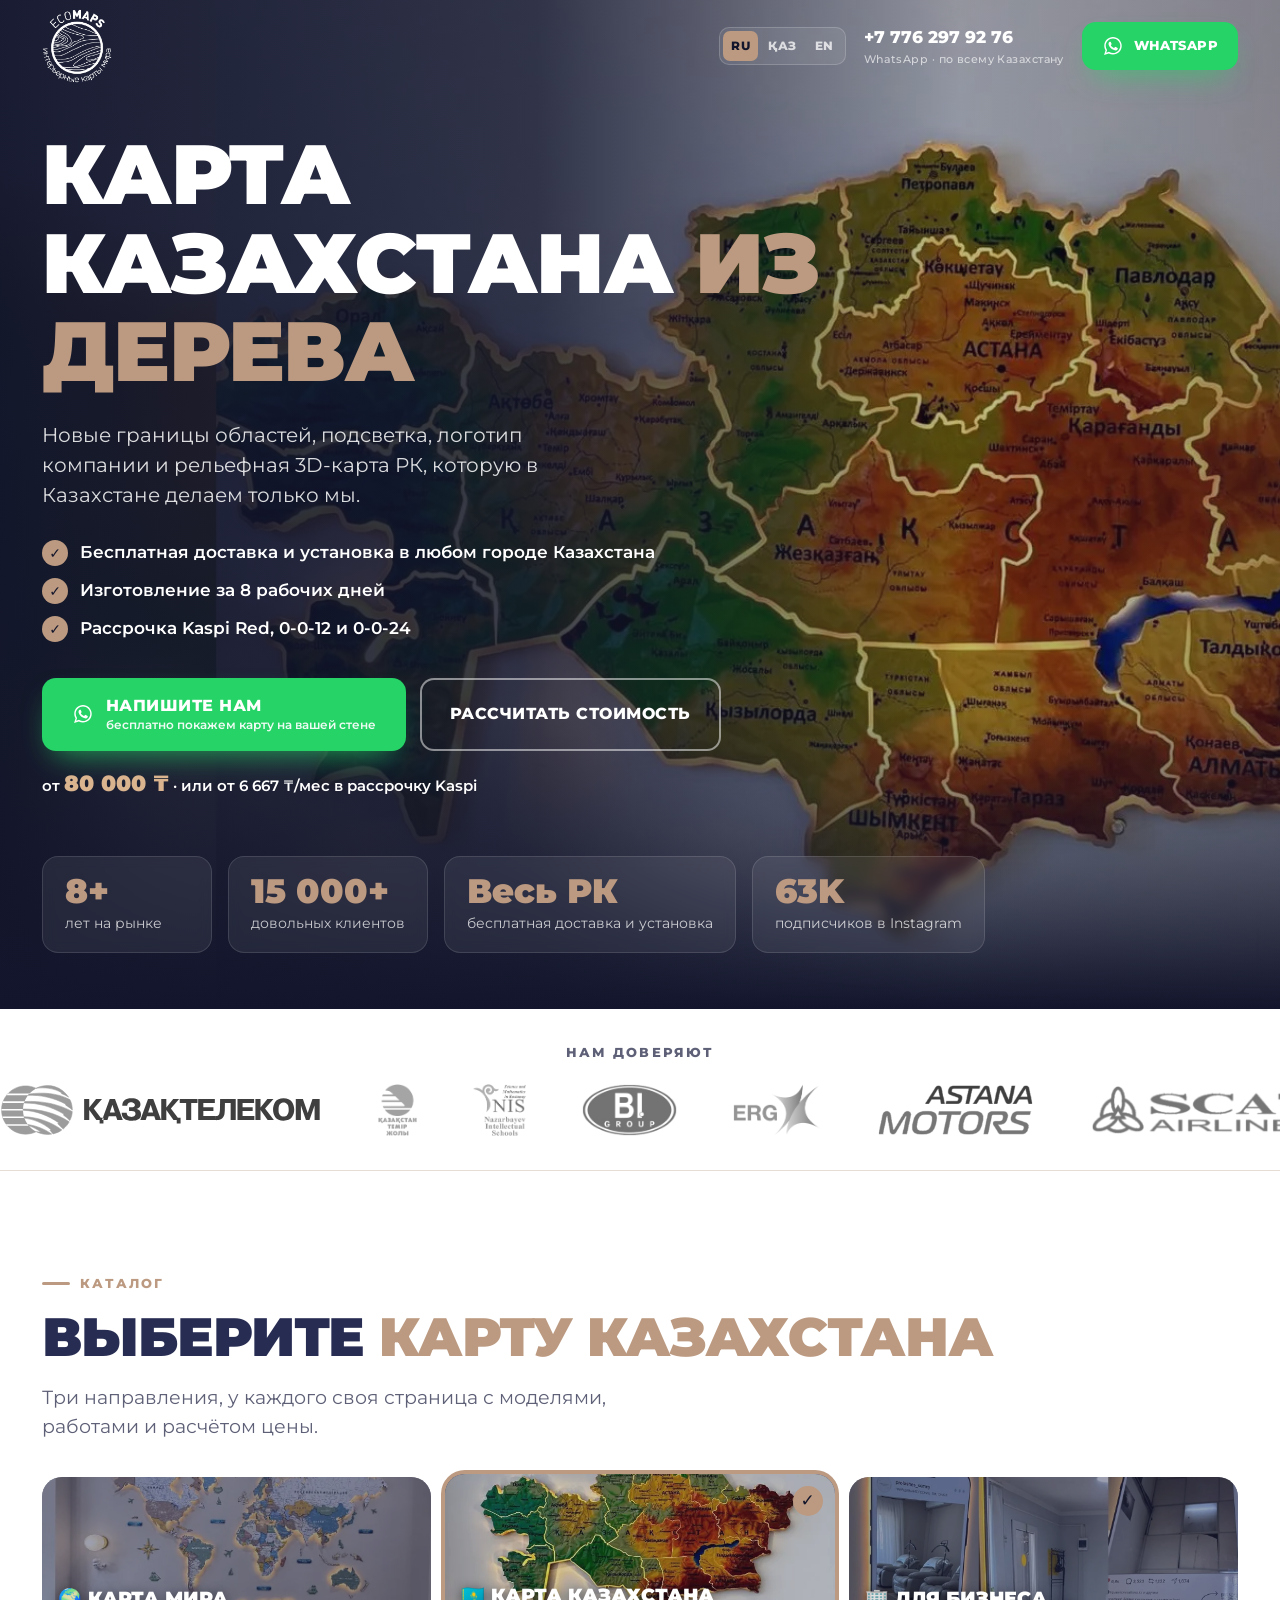
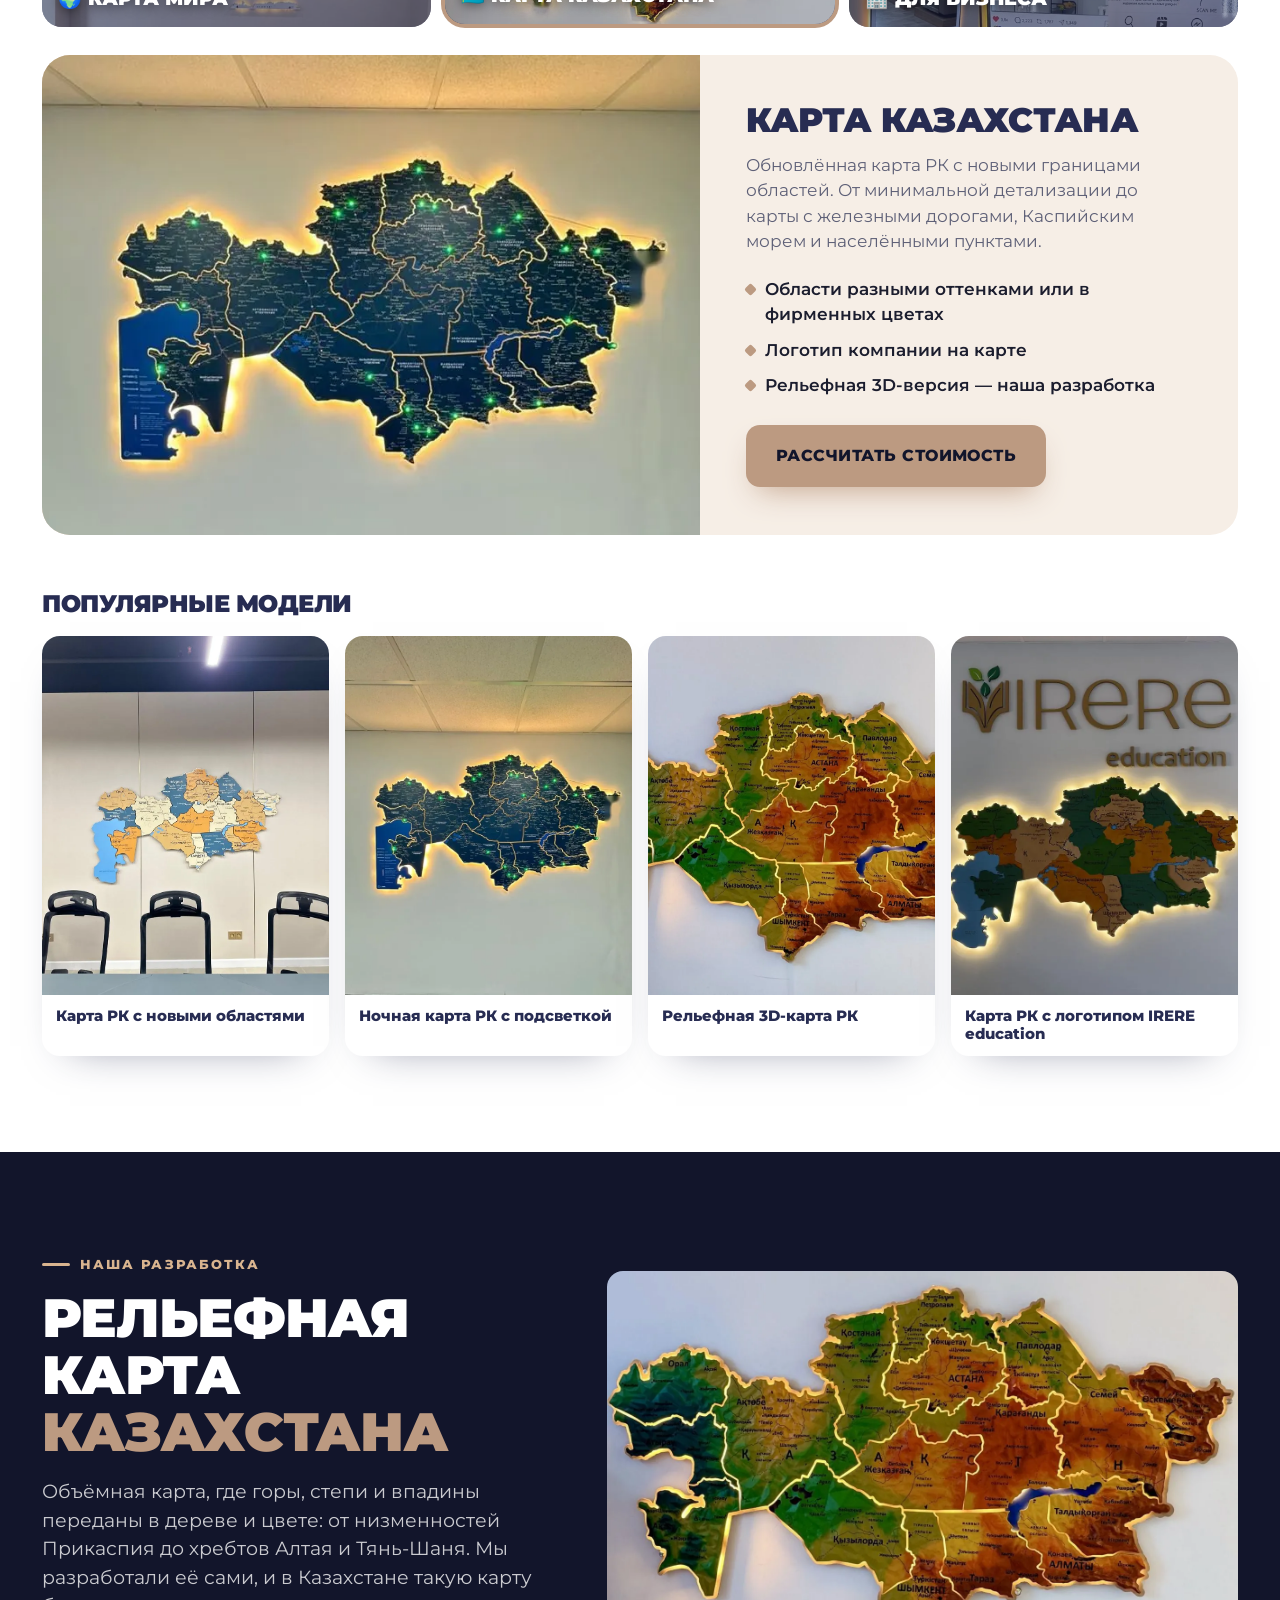
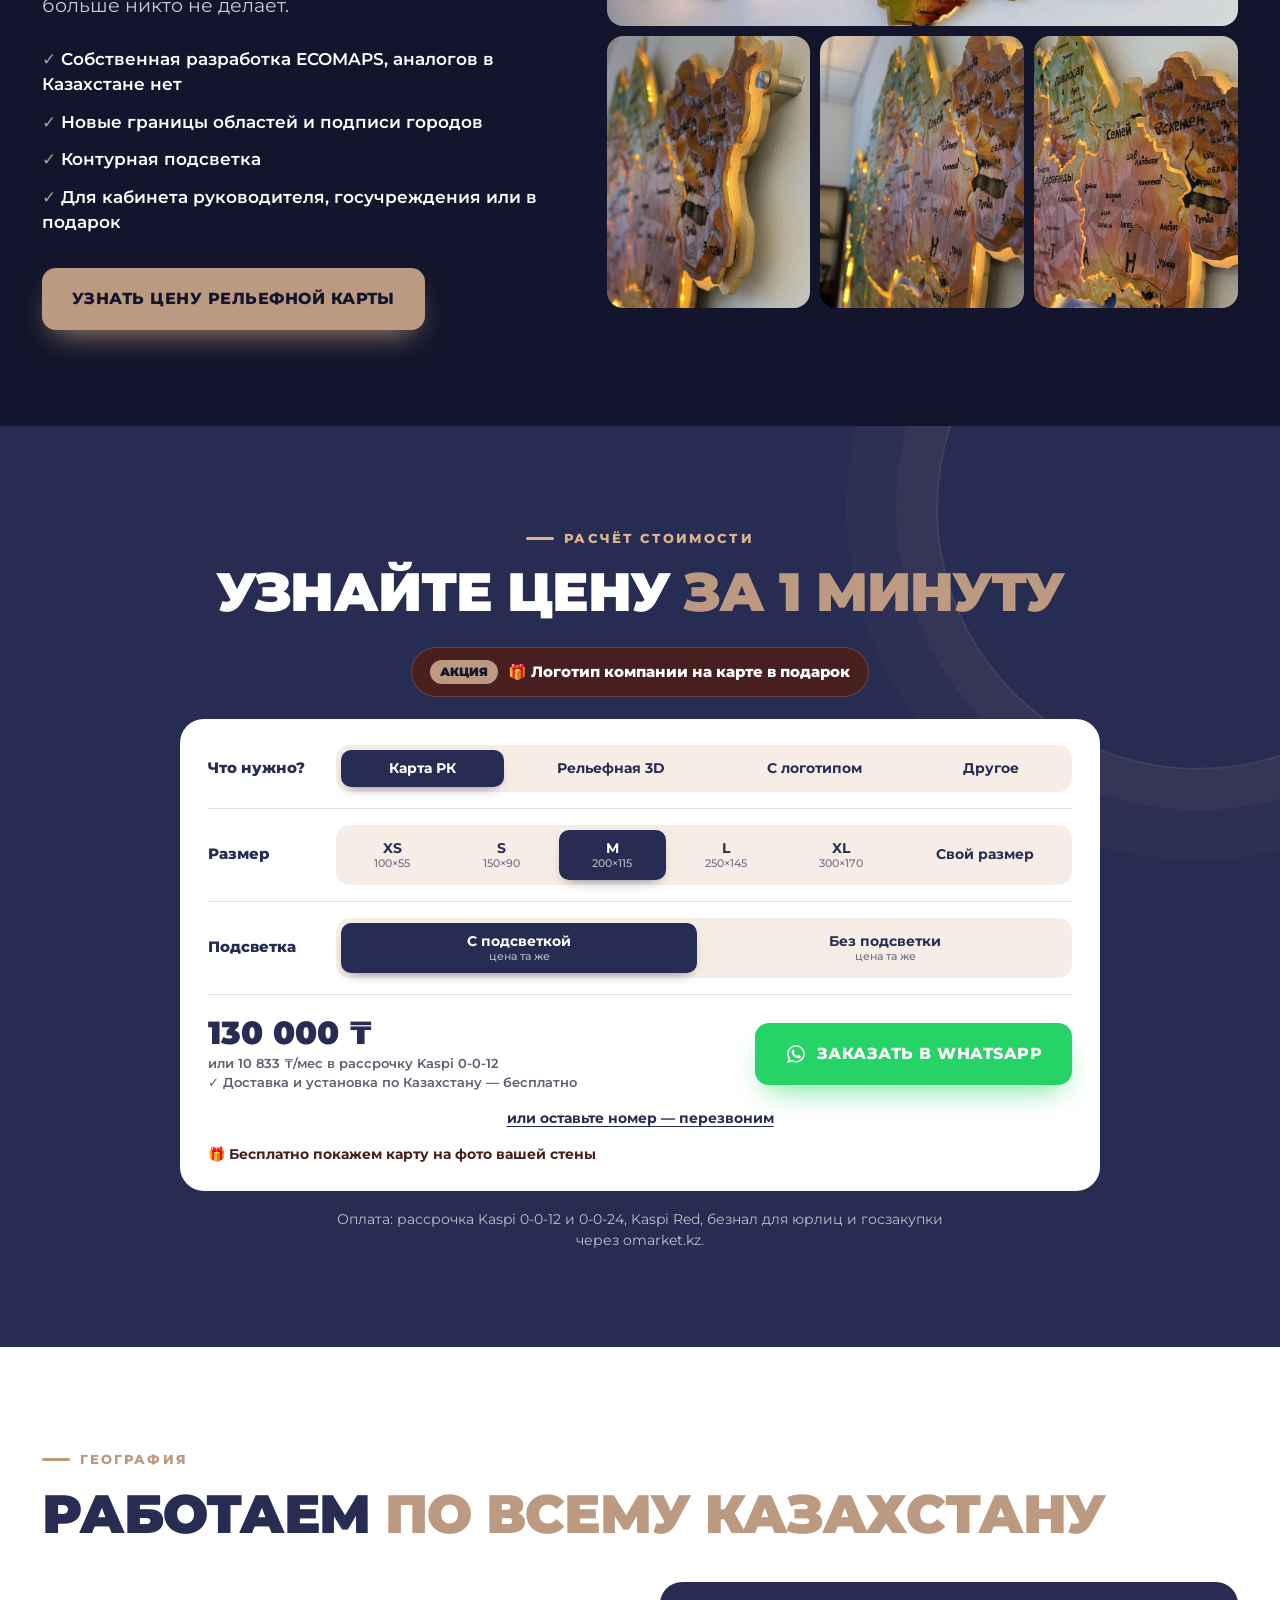
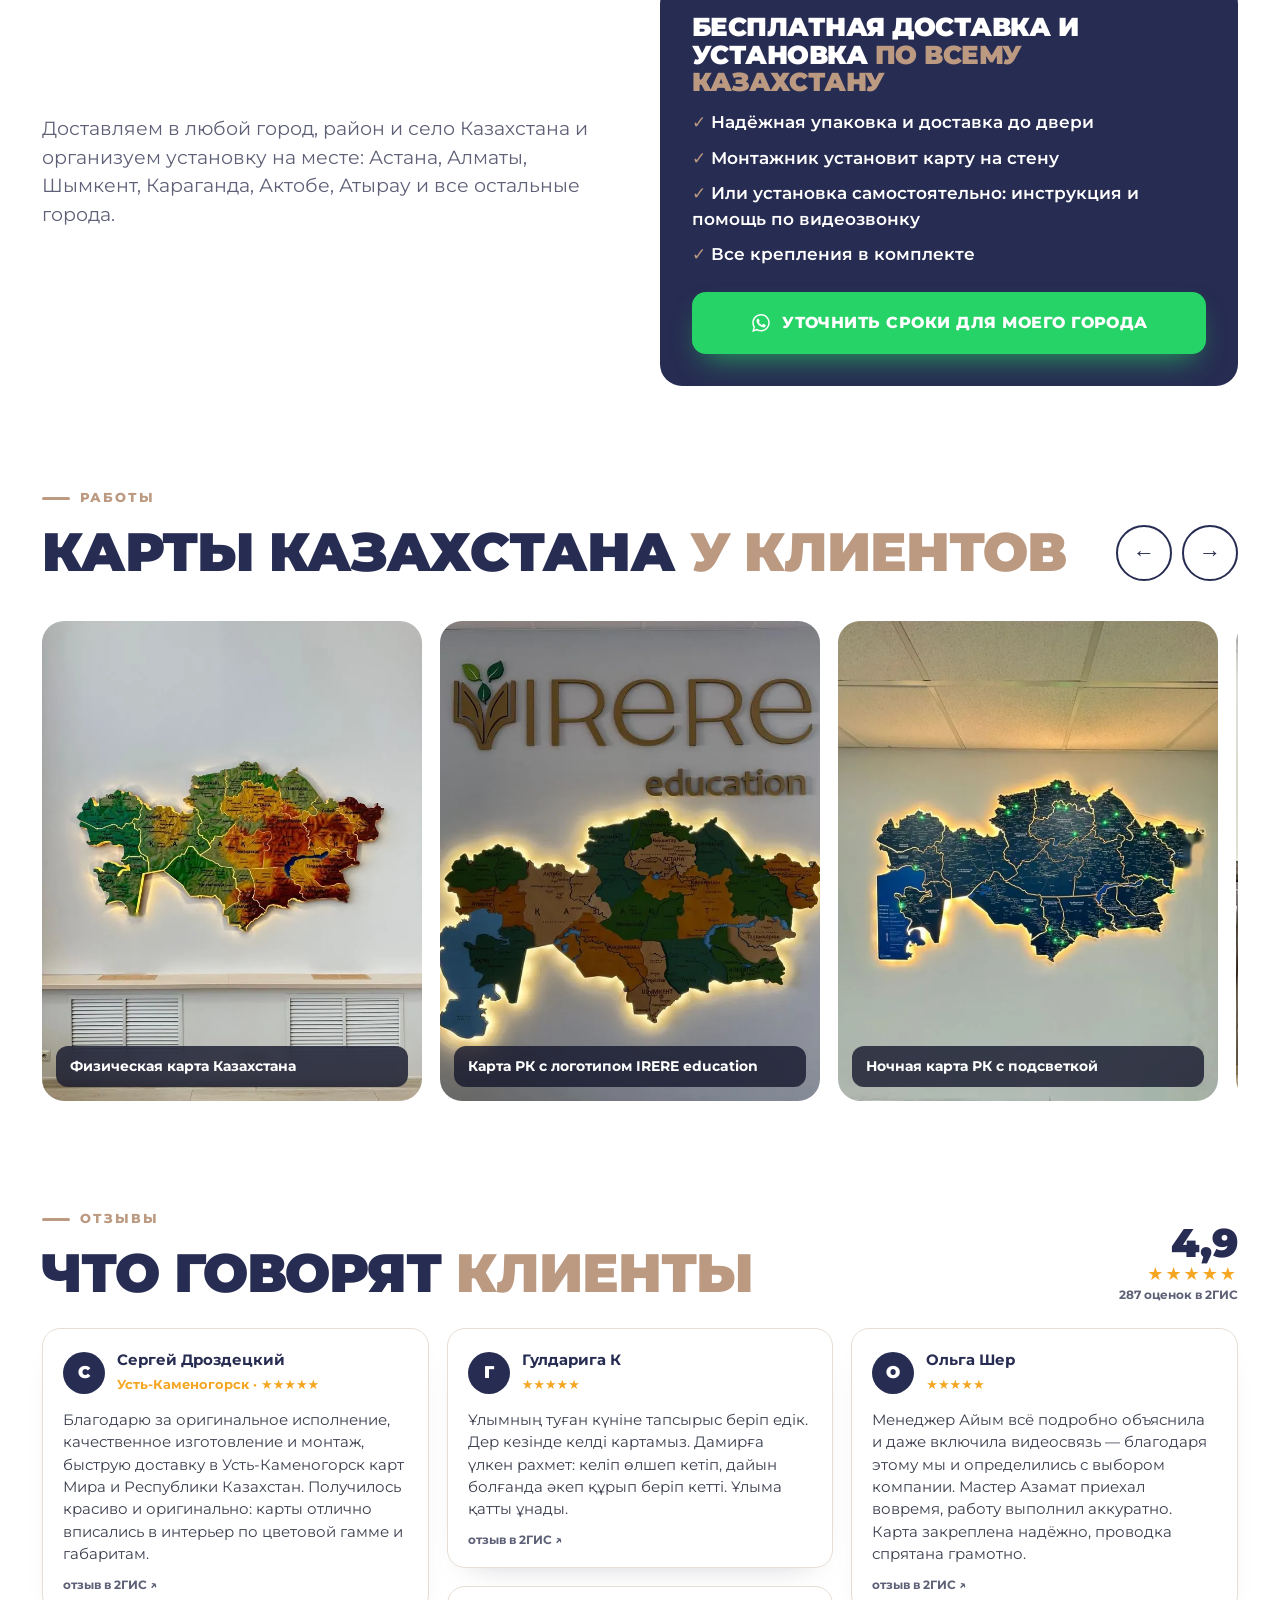
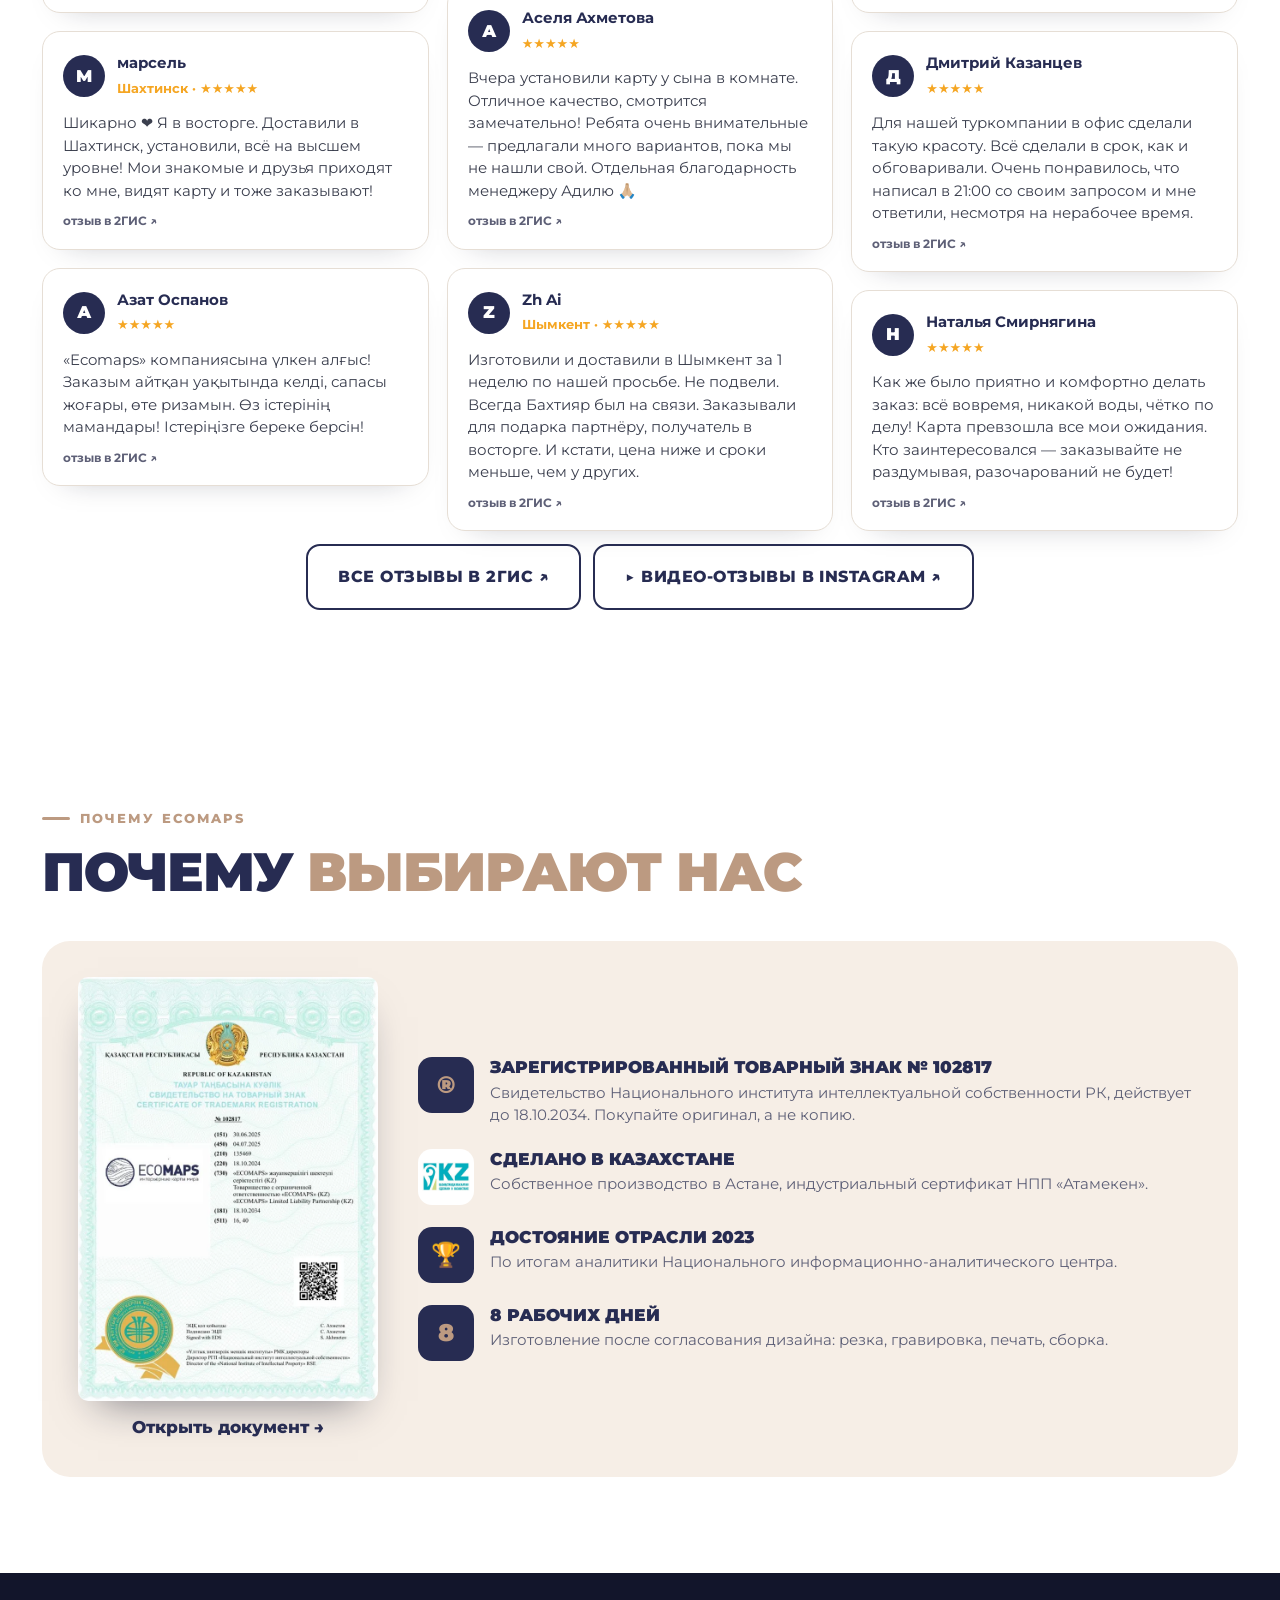
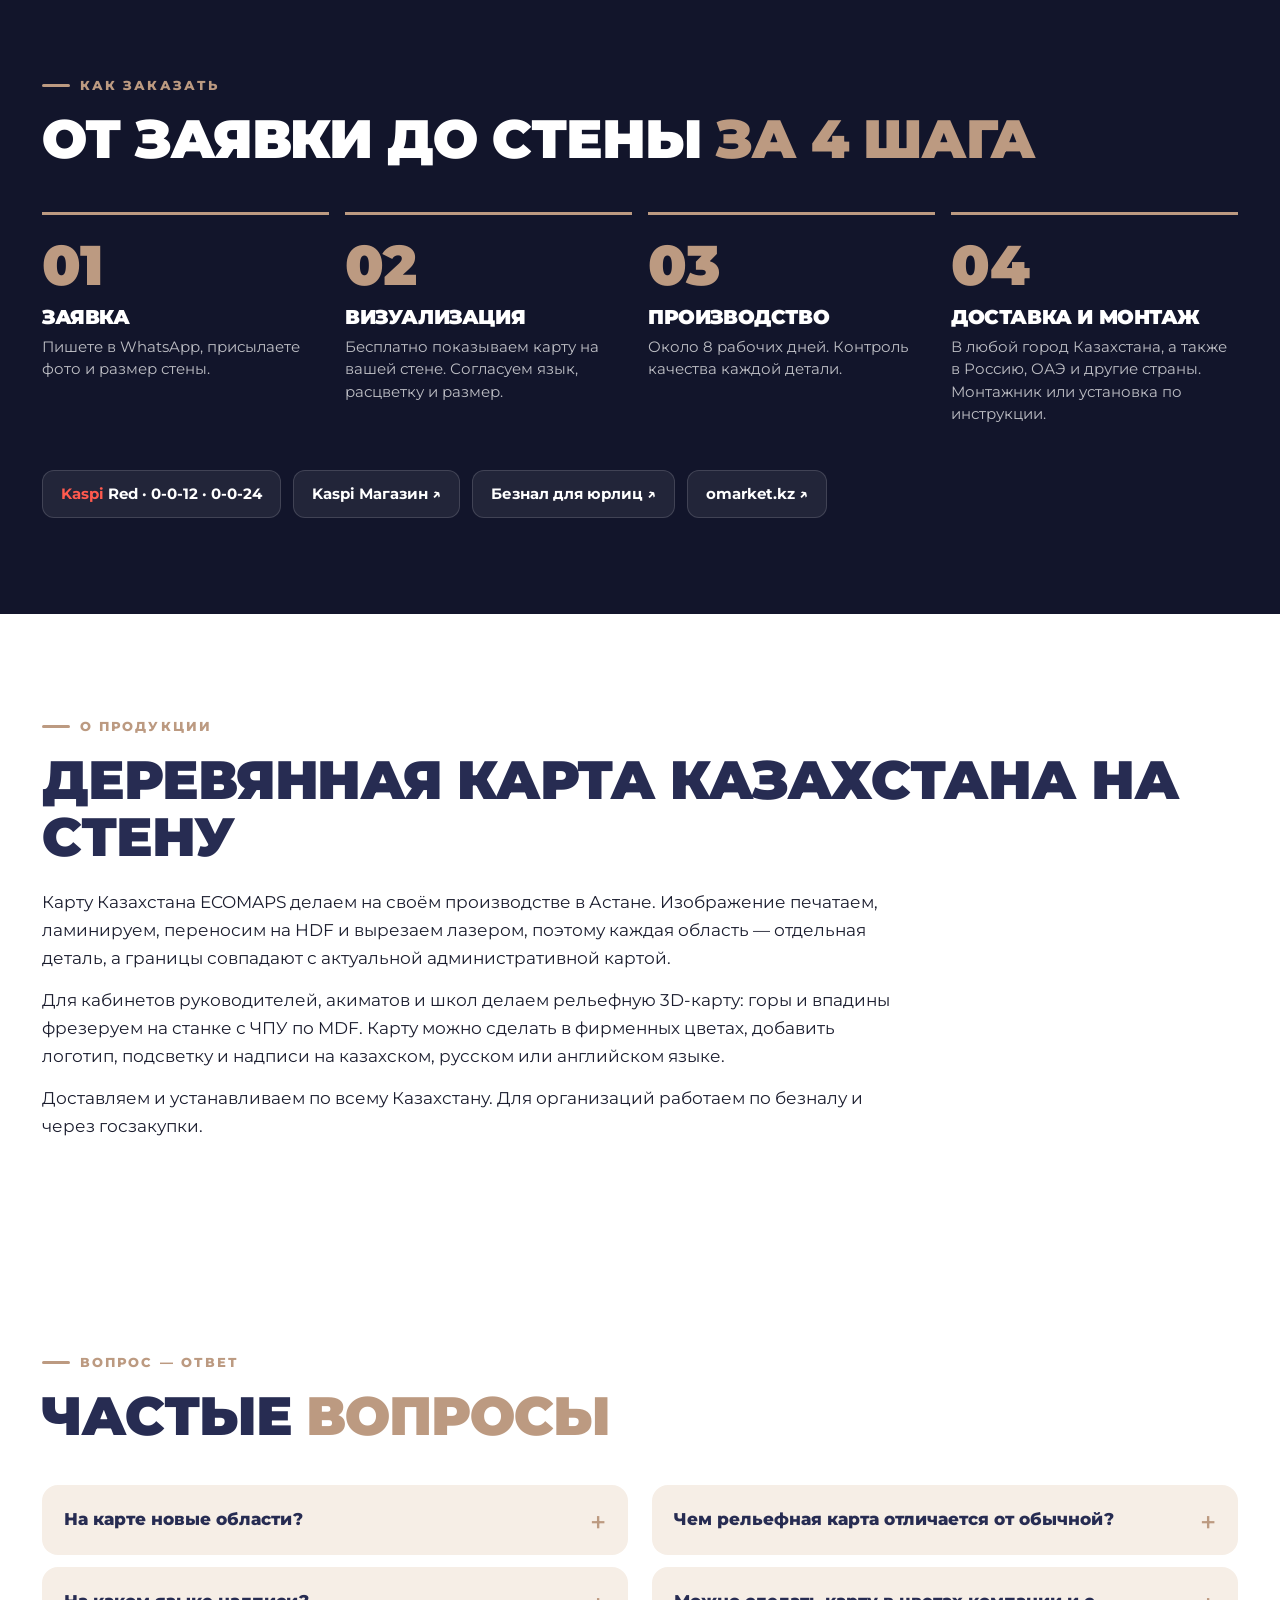
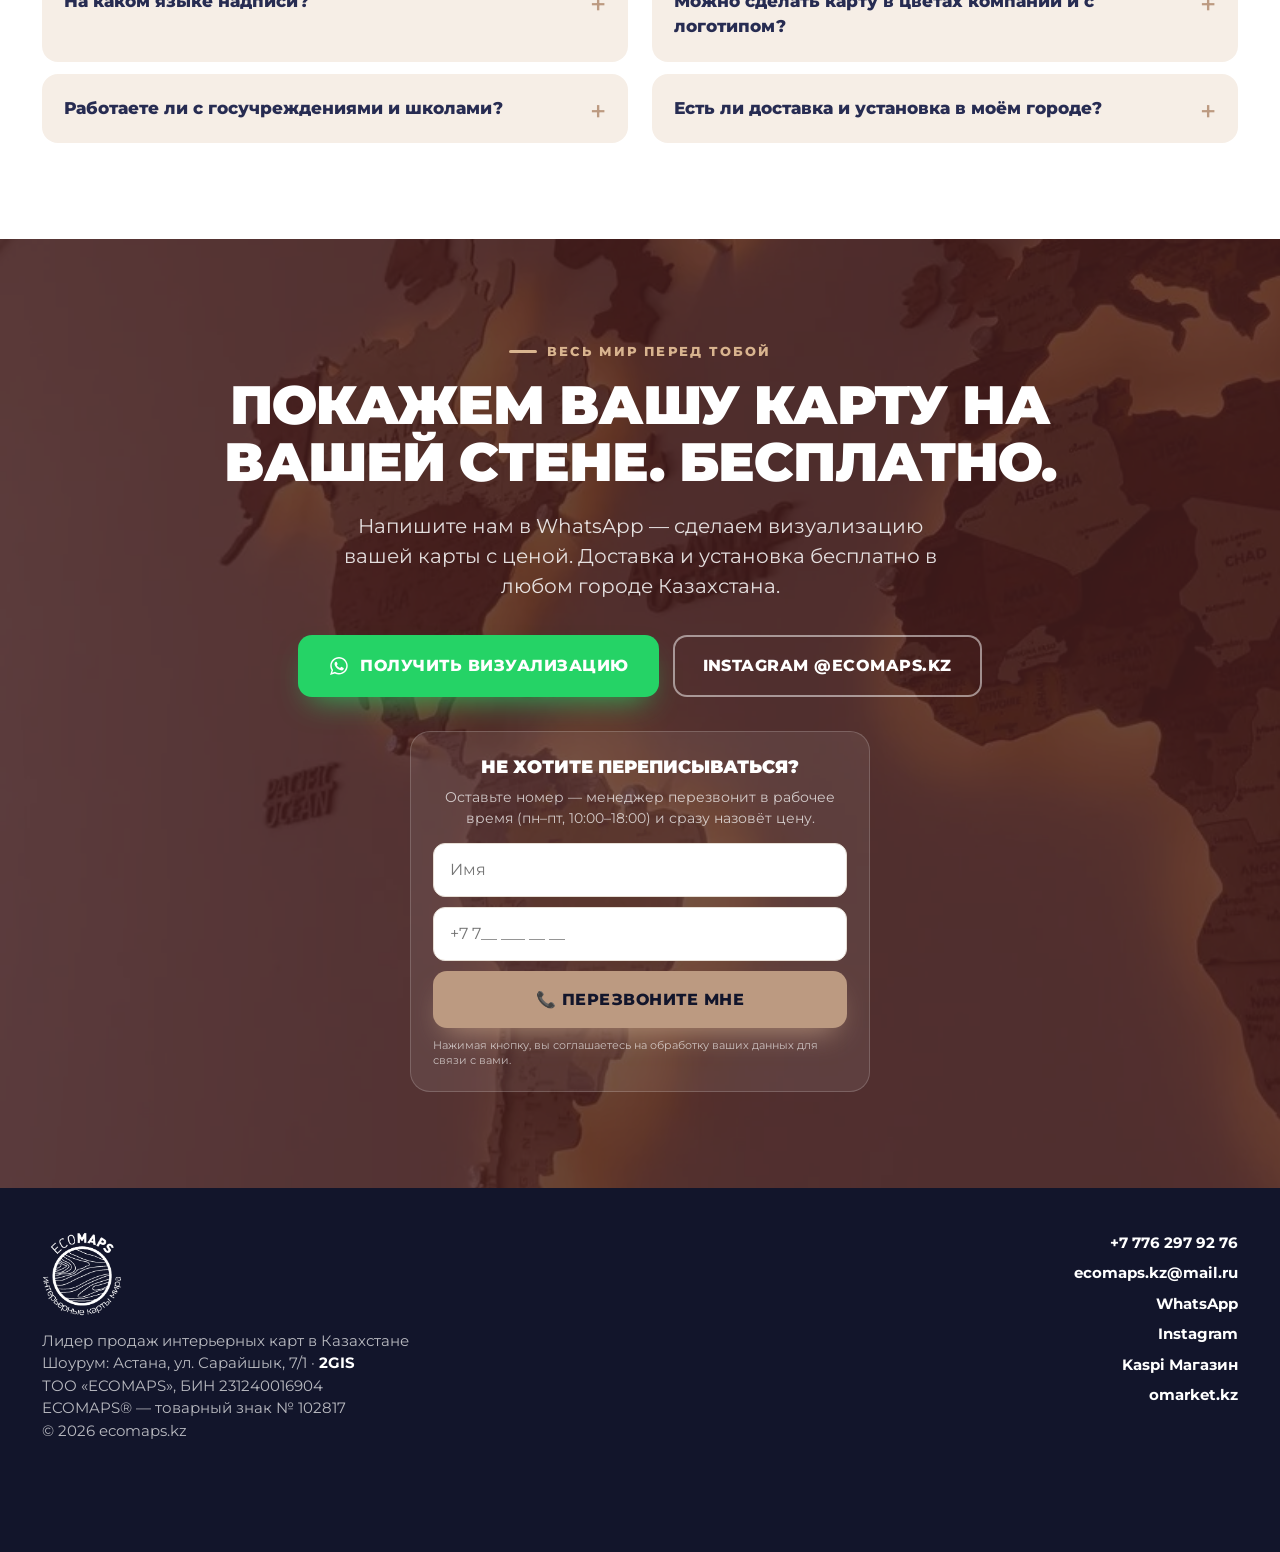
<file: kazakhstan/index.html>
<!DOCTYPE html>
<html lang="ru">
<head>
<meta charset="UTF-8">
<meta name="viewport" content="width=device-width, initial-scale=1">
<title>Карта Казахстана из дерева с подсветкой — ECOMAPS</title>
<meta name="description" content="Деревянная карта Казахстана с новыми областями и рельефная 3D-карта РК — наша разработка. Логотип в подарок, доставка и монтаж по всему Казахстану.">
<meta property="og:title" content="ECOMAPS — карта Казахстана из дерева">
<meta property="og:description" content="Деревянная карта Казахстана с новыми областями и рельефная 3D-карта РК — наша разработка. Логотип в подарок, доставка и монтаж по всему Казахстану.">
<meta property="og:image" content="https://ecomaps.kz/img/hero-wide.jpg?v=f53d175c">
<meta property="og:url" content="https://ecomaps.kz/kazakhstan/">
<meta property="og:type" content="website">
<link rel="canonical" href="https://ecomaps.kz/kazakhstan/">
<script type="application/ld+json">{"@context": "https://schema.org", "@graph": [{"@type": ["Store", "Organization"], "@id": "https://ecomaps.kz/#store", "name": "ECOMAPS", "legalName": "ТОО «ECOMAPS»", "url": "https://ecomaps.kz/", "logo": "https://ecomaps.kz/img/ads/logo-square.png?v=f53d175c", "image": "https://ecomaps.kz/img/hero-wide.jpg?v=f53d175c", "telephone": "+77762979276", "priceRange": "₸₸", "address": {"@type": "PostalAddress", "streetAddress": "ул. Сарайшык, 7/1", "addressLocality": "Астана", "addressCountry": "KZ"}, "areaServed": {"@type": "Country", "name": "Kazakhstan"}, "sameAs": ["https://www.instagram.com/ecomaps.kz/", "https://2gis.kz/astana/geo/70000001057229459", "https://l.kaspi.kz/shop/HHgEF6jwWSDbpnh"]}, {"@type": "WebPage", "@id": "https://ecomaps.kz/kazakhstan/#page", "url": "https://ecomaps.kz/kazakhstan/", "name": "Карта Казахстана из дерева с подсветкой — ECOMAPS", "description": "Деревянная карта Казахстана с новыми областями и рельефная 3D-карта РК — наша разработка. Логотип в подарок, доставка и монтаж по всему Казахстану.", "inLanguage": "ru", "isPartOf": {"@type": "WebSite", "@id": "https://ecomaps.kz/#site", "url": "https://ecomaps.kz/", "name": "ECOMAPS"}, "about": {"@id": "https://ecomaps.kz/#store"}}, {"@type": "Product", "name": "Карта Казахстана из дерева", "description": "Новые границы областей, подсветка, логотип компании и рельефная 3D-карта РК, которую в Казахстане делаем только мы.", "brand": {"@type": "Brand", "name": "ECOMAPS"}, "image": "https://ecomaps.kz/img/hero-kz.jpg?v=f53d175c", "url": "https://ecomaps.kz/kazakhstan/", "offers": {"@type": "AggregateOffer", "priceCurrency": "KZT", "lowPrice": 80000, "highPrice": 250000, "offerCount": 10, "availability": "https://schema.org/InStock", "seller": {"@id": "https://ecomaps.kz/#store"}, "url": "https://ecomaps.kz/kazakhstan/"}}, {"@type": "FAQPage", "mainEntity": [{"@type": "Question", "name": "На карте новые области?", "acceptedAnswer": {"@type": "Answer", "text": "Да. Карта соответствует актуальному делению РК, включая Абайскую, Жетысускую и Улытаускую области, созданные в 2022 году."}}, {"@type": "Question", "name": "Чем рельефная карта отличается от обычной?", "acceptedAnswer": {"@type": "Answer", "text": "Обычная карта собирается из плоских деталей. В рельефной горы, степи и впадины вырезаны фрезой на станке с ЧПУ, поэтому объёмно видны Алтай, Тянь-Шань и низменности Прикаспия."}}, {"@type": "Question", "name": "На каком языке надписи?", "acceptedAnswer": {"@type": "Answer", "text": "На казахском, русском или английском — на ваш выбор."}}, {"@type": "Question", "name": "Можно сделать карту в цветах компании и с логотипом?", "acceptedAnswer": {"@type": "Answer", "text": "Да. Области окрашиваем разными оттенками или в фирменных цветах, а логотип к заказу карты для офиса делаем в подарок."}}, {"@type": "Question", "name": "Работаете ли с госучреждениями и школами?", "acceptedAnswer": {"@type": "Answer", "text": "Да. У нас индустриальный сертификат НПП «Атамекен» и сертификат СТ-KZ, карты есть на omarket.kz. Работаем по безналу и через госзакупки."}}, {"@type": "Question", "name": "Есть ли доставка и установка в моём городе?", "acceptedAnswer": {"@type": "Answer", "text": "Да, и бесплатно: доставка и установка во всех городах Казахстана включены в цену. Также доставляем в Россию, ОАЭ и другие страны."}}]}]}</script>
<link rel="alternate" hreflang="ru" href="https://ecomaps.kz/kazakhstan/">
<link rel="alternate" hreflang="kk" href="https://ecomaps.kz/kz/kazakhstan/">
<link rel="alternate" hreflang="en" href="https://ecomaps.kz/en/kazakhstan/">
<link rel="alternate" hreflang="x-default" href="https://ecomaps.kz/kazakhstan/">
<link rel="icon" type="image/png" href="../img/favicon.png?v=f53d175c">
<script async src="https://www.googletagmanager.com/gtag/js?id=G-HMMT7JD949"></script>
<script>window.dataLayer=window.dataLayer||[];function gtag(){dataLayer.push(arguments);}gtag('js',new Date());gtag('config','G-HMMT7JD949');gtag('config','AW-826481600');</script>
<script>/* OpenAI Ads Pixel (конверсии рекламы в ChatGPT) */
!function(w,d,s,u){if(w.oaiq)return;var q=function(){q.q.push(arguments)};q.q=[];w.oaiq=q;var j=d.createElement(s);j.async=1;j.src=u;var f=d.getElementsByTagName(s)[0];f.parentNode.insertBefore(j,f)}(window,document,"script","https://bzrcdn.openai.com/sdk/oaiq.min.js");oaiq("init",{pixelId:"DipQq4rYeV9NBQEsWQdgFW",debug:true});</script>
<script>/* Яндекс Метрика с вебвизором (тот же счётчик, что на /whatsapp) */
var YM_ID=103848088;(function(m,e,t,r,i,k,a){m[i]=m[i]||function(){(m[i].a=m[i].a||[]).push(arguments)};m[i].l=1*new Date();k=e.createElement(t),a=e.getElementsByTagName(t)[0],k.async=1,k.src=r,a.parentNode.insertBefore(k,a)})(window,document,'script','https://mc.yandex.ru/metrika/tag.js?id='+YM_ID,'ym');
ym(YM_ID,'init',{webvisor:true,clickmap:true,trackLinks:true,accurateTrackBounce:true});
/* Meta Pixel (Facebook/Instagram реклама): впишите ID в src/build.py → META_PIXEL_ID */
var META_PIXEL_ID='576043711342731';if(META_PIXEL_ID){!function(f,b,e,v,n,t,s){if(f.fbq)return;n=f.fbq=function(){n.callMethod?n.callMethod.apply(n,arguments):n.queue.push(arguments)};if(!f._fbq)f._fbq=n;n.push=n;n.loaded=!0;n.version='2.0';n.queue=[];t=b.createElement(e);t.async=!0;t.src=v;s=b.getElementsByTagName(e)[0];s.parentNode.insertBefore(t,s)}(window,document,'script','https://connect.facebook.net/en_US/fbevents.js');fbq('init',META_PIXEL_ID);fbq('track','PageView');}
</script>
<script>/* TikTok Pixel (реклама в TikTok): ID в src/build.py → TT_PIXEL_ID */
!function (w, d, t) {
  w.TiktokAnalyticsObject=t;var ttq=w[t]=w[t]||[];ttq.methods=["page","track","identify","instances","debug","on","off","once","ready","alias","group","enableCookie","disableCookie","holdConsent","revokeConsent","grantConsent"],ttq.setAndDefer=function(t,e){t[e]=function(){t.push([e].concat(Array.prototype.slice.call(arguments,0)))}};for(var i=0;i<ttq.methods.length;i++)ttq.setAndDefer(ttq,ttq.methods[i]);ttq.instance=function(t){for(
var e=ttq._i[t]||[],n=0;n<ttq.methods.length;n++)ttq.setAndDefer(e,ttq.methods[n]);return e},ttq.load=function(e,n){var r="https://analytics.tiktok.com/i18n/pixel/events.js",o=n&&n.partner;ttq._i=ttq._i||{},ttq._i[e]=[],ttq._i[e]._u=r,ttq._t=ttq._t||{},ttq._t[e]=+new Date,ttq._o=ttq._o||{},ttq._o[e]=n||{};n=document.createElement("script")
;n.type="text/javascript",n.async=!0,n.src=r+"?sdkid="+e+"&lib="+t;e=document.getElementsByTagName("script")[0];e.parentNode.insertBefore(n,e)};
  ttq.load('DBQ1JJJC77UBQ4PDTHPG');
  ttq.page();
}(window, document, 'ttq');
</script>
<link rel="preconnect" href="https://fonts.googleapis.com">
<link rel="preconnect" href="https://fonts.gstatic.com" crossorigin>
<link href="https://fonts.googleapis.com/css2?family=Montserrat:wght@400;500;600;700;800;900&display=swap" rel="stylesheet">
<link rel="stylesheet" href="../assets/style.css?v=34e55e02">
<style>.hero-bg{background-image:url(../img/hero-kz.webp?v=f53d175c)}.final:before{background-image:url(../img/g3.webp?v=f53d175c)}</style>
</head>
<body data-mode="kz">

<svg width="0" height="0" style="position:absolute">
  <symbol id="wa" viewBox="0 0 32 32"><path fill="currentColor" d="M16 3C9 3 3.3 8.6 3.3 15.6c0 2.4.7 4.7 1.9 6.7L3 29l6.9-2.1c1.9 1.1 4 1.6 6.1 1.6 7 0 12.7-5.7 12.7-12.7S23 3 16 3zm0 23.2c-1.9 0-3.8-.5-5.4-1.5l-.4-.2-4.1 1.2 1.3-4-.3-.4c-1.1-1.7-1.7-3.6-1.7-5.6C5.4 9.8 10.2 5 16 5s10.6 4.8 10.6 10.6S21.8 26.2 16 26.2zm5.8-7.9c-.3-.2-1.9-.9-2.2-1-.3-.1-.5-.2-.7.2-.2.3-.8 1-1 1.2-.2.2-.4.2-.7.1-.3-.2-1.3-.5-2.5-1.6-.9-.8-1.6-1.8-1.7-2.1-.2-.3 0-.5.1-.6l.5-.6c.2-.2.2-.3.3-.5.1-.2 0-.4 0-.6l-1-2.4c-.3-.6-.5-.5-.7-.5h-.6c-.2 0-.6.1-.9.4-.3.3-1.2 1.1-1.2 2.8s1.2 3.2 1.4 3.5c.2.2 2.4 3.6 5.7 5 .8.3 1.4.5 1.9.7.8.3 1.5.2 2.1.1.6-.1 1.9-.8 2.2-1.5.3-.7.3-1.4.2-1.5-.1-.1-.3-.2-.6-.4z"/></symbol>
</svg>

<header id="top">
  <div class="wrap nav">
    <a class="logo" href="#top" aria-label="ECOMAPS"><img src="../img/logo-white.png?v=f53d175c" alt="ECOMAPS — интерьерные карты мира" width="70" height="74"></a>
    <nav class="menu">
      <a href="#catalog">Каталог</a>
      
      <a href="#calc">Расчёт цены</a>
      <a href="#trust">О нас</a>
      <a href="#works">Работы</a>
      <a href="#faq">Вопросы</a>
    </nav>
    <div class="hdr-r">
      <div class="lang"><a href="/kazakhstan/" hreflang="ru" class="on">RU</a><a href="/kz/kazakhstan/" hreflang="kk">ҚАЗ</a><a href="/en/kazakhstan/" hreflang="en">EN</a></div>
      <a class="phone js-wa" href="https://ecomaps.kz/whatsapp" data-place="phone" data-choose>+7 776 297 92 76<small>WhatsApp · по всему Казахстану</small></a>
      <a class="btn btn-wa js-wa" href="https://ecomaps.kz/whatsapp" data-place="header"><svg><use href="#wa"/></svg><span>WhatsApp</span></a>
    </div>
  </div>
</header>

<main>
<section class="hero">
  <div class="hero-bg" role="img" aria-label="Рельефная карта Казахстана с подсветкой"></div>
  <div class="wrap">
    <h1 class="reveal">Карта Казахстана <em>из дерева</em></h1>
    <p class="lead reveal">Новые границы областей, подсветка, логотип компании и рельефная 3D-карта РК, которую в Казахстане делаем только мы.</p>
    <ul class="checks reveal">
      <li>Бесплатная доставка и установка в любом городе Казахстана</li>
      <li>Изготовление за 8 рабочих дней</li>
      <li>Рассрочка Kaspi Red, 0-0-12 и 0-0-24</li>
    </ul>
    <div class="cta reveal">
      <a class="btn btn-wa btn-2l js-wa" href="https://ecomaps.kz/whatsapp" data-place="hero"><svg><use href="#wa"/></svg><span>Напишите нам<small>бесплатно покажем карту на вашей стене</small></span></a>
      <a class="btn btn-line" href="#calc">Рассчитать стоимость</a>
    </div>
    <p class="hprice reveal">от <b>80 000 ₸</b> · или от 6 667 ₸/мес в рассрочку Kaspi</p>
    <div class="stats reveal">
      <div class="stat"><b>8+</b><span>лет на рынке</span></div>
      <div class="stat"><b>15 000+</b><span>довольных клиентов</span></div>
      <div class="stat"><b>Весь РК</b><span>бесплатная доставка и установка</span></div>
      <div class="stat"><b>63K</b><span>подписчиков в Instagram</span></div>
    </div>
  </div>
</section>

<div class="logos" id="clients">
  <div class="lbl">Нам доверяют</div>
  <div class="track" id="track"></div>
</div>

<section id="catalog">
  <div class="wrap">
    <span class="kicker">Каталог</span>
    <h2>Выберите <span class="t">карту Казахстана</span></h2>
    <p class="sub">Три направления, у каждого своя страница с моделями, работами и расчётом цены.</p>
    <nav class="modes">
      <a class="md" data-set="world" href="/#catalog"><img src="../img/tab-world.webp?v=f53d175c" alt="Карта мира"><span>🌍 Карта мира</span></a>
      <a class="md" data-set="kz" href="/kazakhstan/#catalog"><img src="../img/kz/k-phys.webp?v=f53d175c" alt="Карта Казахстана"><span>🇰🇿 Карта Казахстана</span></a>
      <a class="md" data-set="biz" href="/business/#catalog"><img src="../img/mirrors/mirrors-cover.webp?v=f53d175c" alt="Для бизнеса"><span>🏢 Для бизнеса</span></a>
    </nav>

    
    <div class="pane" data-m="kz">
      <div class="ph"><img src="../img/kz/k-navy.webp?v=f53d175c" alt="Ночная карта Казахстана с подсветкой" loading="lazy"></div>
      <div class="tx">
        <h3>Карта Казахстана</h3><p>Обновлённая карта РК с новыми границами областей. От минимальной детализации до карты с железными дорогами, Каспийским морем и населёнными пунктами.</p>
        <ul><li>Области разными оттенками или в фирменных цветах</li><li>Логотип компании на карте</li><li>Рельефная 3D-версия — наша разработка</li></ul>
        <a class="btn btn-gold" href="#calc">Рассчитать стоимость</a>
      </div>
    </div>
    

    <h3 class="h3s">Популярные модели</h3>
    <div class="models" id="models"></div>
  </div>
</section>

<section class="relief" id="relief" data-m="kz biz">
  <div class="wrap">
    <div class="rl">
      <div>
        <span class="kicker" style="color:var(--gold)">Наша разработка</span>
        <h2>Рельефная карта <span class="t">Казахстана</span></h2>
        <p class="sub">Объёмная карта, где горы, степи и впадины переданы в дереве и цвете: от низменностей Прикаспия до хребтов Алтая и Тянь-Шаня. Мы разработали её сами, и в Казахстане такую карту больше никто не делает.</p>
        <ul class="rl-l"><li>Собственная разработка ECOMAPS, аналогов в Казахстане нет</li><li>Новые границы областей и подписи городов</li><li>Контурная подсветка</li><li>Для кабинета руководителя, госучреждения или в подарок</li></ul>
        <a class="btn btn-gold js-wa" href="https://ecomaps.kz/whatsapp" data-place="relief">Узнать цену рельефной карты</a>
      </div>
      <div class="rl-g">
        <img class="big" src="../img/relief/r3019.webp?v=f53d175c" alt="Рельефная карта Казахстана" loading="lazy">
        <img src="../img/relief/r3021.webp?v=f53d175c" alt="Рельефная карта РК сбоку: объём гор и контурная подсветка" loading="lazy">
        <img src="../img/relief/r3022.webp?v=f53d175c" alt="Рельеф Абайской области и Восточного Казахстана с подсветкой" loading="lazy">
        <img src="../img/relief/r3020.webp?v=f53d175c" alt="Восточный Казахстан на рельефной карте: Алтай, Өскемен, Зайсан" loading="lazy">
      </div>
    </div>
  </div>
</section>





<section class="calc-sec" id="calc">
  <div class="wrap">
    <div class="calc-in">
      <span class="kicker" style="color:var(--gold)">Расчёт стоимости</span>
      <h2>Узнайте цену <span class="t">за 1 минуту</span></h2>
      <div class="promo"><i>Акция</i> 🎁 Логотип компании на карте в подарок</div>
      <div class="calc2">
        <div class="row"><span class="lbl">Что нужно?</span><div class="seg" data-k="type">
          <button class="on">Карта РК</button><button data-add="40000">Рельефная 3D</button><button>С логотипом</button><button data-np>Другое</button>
        </div></div>
        <div class="row"><span class="lbl">Размер</span><div class="seg" data-k="size">
          <button data-p="80000">XS<small class="cm">100×55</small></button><button data-p="100000">S<small class="cm">150×90</small></button><button class="on" data-p="130000">M<small class="cm">200×115</small></button><button data-p="160000">L<small class="cm">250×145</small></button><button data-p="210000">XL<small class="cm">300×170</small></button><button>Свой размер</button>
        </div></div>
        <div class="row"><span class="lbl">Подсветка</span><div class="seg" data-k="light">
          <button class="on">С подсветкой<small>цена та же</small></button><button>Без подсветки<small>цена та же</small></button>
        </div></div>
        <div class="go">
          <div class="price" id="calcPrice" aria-live="polite"></div>
          <a class="btn btn-wa js-wa" id="sendCalc" href="https://ecomaps.kz/whatsapp" data-place="calc"><svg><use href="#wa"/></svg>Заказать в WhatsApp</a>
        </div>
        <p class="cb-link"><a href="#" data-cb="calc">или оставьте номер — перезвоним</a></p>
        <p class="gift-l">🎁 Бесплатно покажем карту на фото вашей стены</p>
      </div>
      <p class="calc-note">Оплата: рассрочка Kaspi 0-0-12 и 0-0-24, Kaspi Red, безнал для юрлиц и госзакупки через omarket.kz.</p>
    </div>
  </div>
</section>

<section id="geo">
  <div class="wrap">
    <span class="kicker">География</span>
    <h2>Работаем <span class="t">по всему Казахстану</span></h2>
    <div class="geo" style="margin-top:40px">
      <div>
        <p class="sub" style="margin:0 0 24px">Доставляем в любой город, район и село Казахстана и организуем установку на месте: Астана, Алматы, Шымкент, Караганда, Актобе, Атырау и все остальные города.</p>
      </div>
      <div class="geo-card reveal">
        <h3>Бесплатная доставка и установка <span>по всему Казахстану</span></h3>
        <ul><li>Надёжная упаковка и доставка до двери</li><li>Монтажник установит карту на стену</li><li>Или установка самостоятельно: инструкция и помощь по видеозвонку</li><li>Все крепления в комплекте</li></ul>
        <a class="btn btn-wa js-wa" href="https://ecomaps.kz/whatsapp" data-place="geo"><svg><use href="#wa"/></svg>Уточнить сроки для моего города</a>
      </div>
    </div>
  </div>
</section>

<section id="works" style="padding-top:0">
  <div class="wrap">
    <div class="car-head">
      <div><span class="kicker">Работы</span><h2><span data-m="kz">Карты Казахстана</span> <span class="t">у клиентов</span></h2></div>
      <div class="arrows" data-car="carWorks"><button aria-label="←">←</button><button aria-label="→">→</button></div>
    </div>
    <div class="car" id="carWorks"></div>
  </div>
</section>

<section class="rv-sec" id="reviews">
  <div class="wrap">
    <div class="car-head">
      <div><span class="kicker">Отзывы</span><h2>Что говорят <span class="t">клиенты</span></h2></div>
      <a class="rv-score" href="https://2gis.kz/astana/firm/70000001057229459/tab/reviews" target="_blank" rel="noopener" data-track="outbound" data-to="2gis-reviews"><b>4,9</b><span class="rv-st">★★★★★</span><small>287 оценок в 2ГИС</small></a>
    </div>
    <div class="rvs"><figure class="rv"><div class="rv-top"><span class="ava">С</span><figcaption><b>Сергей Дроздецкий</b><small>Усть-Каменогорск · ★★★★★</small></figcaption></div><blockquote>Благодарю за оригинальное исполнение, качественное изготовление и монтаж, быструю доставку в Усть-Каменогорск карт Мира и Республики Казахстан. Получилось красиво и оригинально: карты отлично вписались в интерьер по цветовой гамме и габаритам.</blockquote><a class="rv-src" href="https://2gis.kz/astana/firm/70000001057229459/tab/reviews" target="_blank" rel="noopener" data-track="outbound" data-to="2gis-reviews">отзыв в 2ГИС ↗</a></figure><figure class="rv"><div class="rv-top"><span class="ava">М</span><figcaption><b>марсель</b><small>Шахтинск · ★★★★★</small></figcaption></div><blockquote>Шикарно ❤️ Я в восторге. Доставили в Шахтинск, установили, всё на высшем уровне! Мои знакомые и друзья приходят ко мне, видят карту и тоже заказывают!</blockquote><a class="rv-src" href="https://2gis.kz/astana/firm/70000001057229459/tab/reviews" target="_blank" rel="noopener" data-track="outbound" data-to="2gis-reviews">отзыв в 2ГИС ↗</a></figure><figure class="rv"><div class="rv-top"><span class="ava">А</span><figcaption><b>Азат Оспанов</b><small>★★★★★</small></figcaption></div><blockquote>«Ecomaps» компаниясына үлкен алғыс! Заказым айтқан уақытында келді, сапасы жоғары, өте ризамын. Өз істерінің мамандары! Істеріңізге береке берсін!</blockquote><a class="rv-src" href="https://2gis.kz/astana/firm/70000001057229459/tab/reviews" target="_blank" rel="noopener" data-track="outbound" data-to="2gis-reviews">отзыв в 2ГИС ↗</a></figure><figure class="rv"><div class="rv-top"><span class="ava">Г</span><figcaption><b>Гулдарига К</b><small>★★★★★</small></figcaption></div><blockquote>Ұлымның туған күніне тапсырыс беріп едік. Дер кезінде келді картамыз. Дамирға үлкен рахмет: келіп өлшеп кетіп, дайын болғанда әкеп құрып беріп кетті. Ұлыма қатты ұнады.</blockquote><a class="rv-src" href="https://2gis.kz/astana/firm/70000001057229459/tab/reviews" target="_blank" rel="noopener" data-track="outbound" data-to="2gis-reviews">отзыв в 2ГИС ↗</a></figure><figure class="rv"><div class="rv-top"><span class="ava">А</span><figcaption><b>Аселя Ахметова</b><small>★★★★★</small></figcaption></div><blockquote>Вчера установили карту у сына в комнате. Отличное качество, смотрится замечательно! Ребята очень внимательные — предлагали много вариантов, пока мы не нашли свой. Отдельная благодарность менеджеру Адилю 🙏🏼</blockquote><a class="rv-src" href="https://2gis.kz/astana/firm/70000001057229459/tab/reviews" target="_blank" rel="noopener" data-track="outbound" data-to="2gis-reviews">отзыв в 2ГИС ↗</a></figure><figure class="rv"><div class="rv-top"><span class="ava">Z</span><figcaption><b>Zh Ai</b><small>Шымкент · ★★★★★</small></figcaption></div><blockquote>Изготовили и доставили в Шымкент за 1 неделю по нашей просьбе. Не подвели. Всегда Бахтияр был на связи. Заказывали для подарка партнёру, получатель в восторге. И кстати, цена ниже и сроки меньше, чем у других.</blockquote><a class="rv-src" href="https://2gis.kz/astana/firm/70000001057229459/tab/reviews" target="_blank" rel="noopener" data-track="outbound" data-to="2gis-reviews">отзыв в 2ГИС ↗</a></figure><figure class="rv"><div class="rv-top"><span class="ava">О</span><figcaption><b>Ольга Шер</b><small>★★★★★</small></figcaption></div><blockquote>Менеджер Айым всё подробно объяснила и даже включила видеосвязь — благодаря этому мы и определились с выбором компании. Мастер Азамат приехал вовремя, работу выполнил аккуратно. Карта закреплена надёжно, проводка спрятана грамотно.</blockquote><a class="rv-src" href="https://2gis.kz/astana/firm/70000001057229459/tab/reviews" target="_blank" rel="noopener" data-track="outbound" data-to="2gis-reviews">отзыв в 2ГИС ↗</a></figure><figure class="rv"><div class="rv-top"><span class="ava">Д</span><figcaption><b>Дмитрий Казанцев</b><small>★★★★★</small></figcaption></div><blockquote>Для нашей туркомпании в офис сделали такую красоту. Всё сделали в срок, как и обговаривали. Очень понравилось, что написал в 21:00 со своим запросом и мне ответили, несмотря на нерабочее время.</blockquote><a class="rv-src" href="https://2gis.kz/astana/firm/70000001057229459/tab/reviews" target="_blank" rel="noopener" data-track="outbound" data-to="2gis-reviews">отзыв в 2ГИС ↗</a></figure><figure class="rv"><div class="rv-top"><span class="ava">Н</span><figcaption><b>Наталья Смирнягина</b><small>★★★★★</small></figcaption></div><blockquote>Как же было приятно и комфортно делать заказ: всё вовремя, никакой воды, чётко по делу! Карта превзошла все мои ожидания. Кто заинтересовался — заказывайте не раздумывая, разочарований не будет!</blockquote><a class="rv-src" href="https://2gis.kz/astana/firm/70000001057229459/tab/reviews" target="_blank" rel="noopener" data-track="outbound" data-to="2gis-reviews">отзыв в 2ГИС ↗</a></figure></div>
    <div class="rv-more">
      <a class="btn btn-line-d" href="https://2gis.kz/astana/firm/70000001057229459/tab/reviews" target="_blank" rel="noopener" data-track="outbound" data-to="2gis-reviews">Все отзывы в 2ГИС ↗</a>
      <a class="btn btn-line-d" href="https://www.instagram.com/stories/highlights/17927520688482894/" target="_blank" rel="noopener" data-track="outbound" data-to="instagram-reviews">▶ Видео-отзывы в Instagram ↗</a>
    </div>
  </div>
</section>

<section class="trust-sec" id="trust">
  <div class="wrap">
    <span class="kicker">Почему ECOMAPS</span>
    <h2>Почему <span class="t">выбирают нас</span></h2>
    <div class="trust1 reveal">
      <a class="t-cert" href="../img/trust/trademark.jpg?v=f53d175c" target="_blank" rel="noopener" data-track="cert_open">
        <img src="../img/trust/trademark.webp?v=f53d175c" alt="Зарегистрированный товарный знак № 102817" loading="lazy">
        <span>Открыть документ →</span>
      </a>
      <ul class="t-list">
        <li><i class="ic">®</i><div><b>Зарегистрированный товарный знак № 102817</b><p>Свидетельство Национального института интеллектуальной собственности РК, действует до 18.10.2034. Покупайте оригинал, а не копию.</p></div></li>
        <li><i class="ic img"><img src="../img/trust/made-in-kz.png?v=f53d175c" alt="Made in Kazakhstan"></i><div><b>Сделано в Казахстане</b><p>Собственное производство в Астане, индустриальный сертификат НПП «Атамекен».</p></div></li>
        <li><i class="ic">🏆</i><div><b>Достояние отрасли 2023</b><p>По итогам аналитики Национального информационно-аналитического центра.</p></div></li>
        <li><i class="ic">8</i><div><b>8 рабочих дней</b><p>Изготовление после согласования дизайна: резка, гравировка, печать, сборка.</p></div></li>
      </ul>
    </div>
  </div>
</section>

<section class="steps-sec" id="how">
  <div class="wrap">
    <span class="kicker">Как заказать</span>
    <h2>От заявки до стены <span class="t">за 4 шага</span></h2>
    <div class="steps">
      <div class="st reveal"><h3>Заявка</h3><p>Пишете в WhatsApp, присылаете фото и размер стены.</p></div>
      <div class="st reveal"><h3>Визуализация</h3><p>Бесплатно показываем карту на вашей стене. Согласуем язык, расцветку и размер.</p></div>
      <div class="st reveal"><h3>Производство</h3><p>Около 8 рабочих дней. Контроль качества каждой детали.</p></div>
      <div class="st reveal"><h3>Доставка и монтаж</h3><p>В любой город Казахстана, а также в Россию, ОАЭ и другие страны. Монтажник или установка по инструкции.</p></div>
    </div>
    <div class="pay"><span><b>Kaspi</b> Red · 0-0-12 · 0-0-24</span><a href="https://l.kaspi.kz/shop/HHgEF6jwWSDbpnh" target="_blank" rel="noopener" data-track="outbound" data-to="kaspi">Kaspi Магазин ↗</a><a class="js-wa" href="https://ecomaps.kz/whatsapp" data-place="pay-corp">Безнал для юрлиц ↗</a><a href="https://omarket.kz/catalog/ecc_uchebnoe_oborudovanie/ecc_demonstracionnye_materialy/nastennye_karty/dekorativnaia-karta-mira-ecomaps-km-nastennaia-100x70x2-sm.html" target="_blank" rel="noopener" data-track="outbound" data-to="omarket">omarket.kz ↗</a></div>
  </div>
</section>

<section class="about-sec" id="about">
  <div class="wrap">
    <span class="kicker">О продукции</span>
    <h2>Деревянная карта Казахстана на стену</h2>
    <div class="about-tx"><p>Карту Казахстана ECOMAPS делаем на своём производстве в Астане. Изображение печатаем, ламинируем, переносим на HDF и вырезаем лазером, поэтому каждая область — отдельная деталь, а границы совпадают с актуальной административной картой.</p><p>Для кабинетов руководителей, акиматов и школ делаем рельефную 3D-карту: горы и впадины фрезеруем на станке с ЧПУ по MDF. Карту можно сделать в фирменных цветах, добавить логотип, подсветку и надписи на казахском, русском или английском языке.</p><p>Доставляем и устанавливаем по всему Казахстану. Для организаций работаем по безналу и через госзакупки.</p></div>
  </div>
</section>

<section id="faq">
  <div class="wrap">
    <span class="kicker">Вопрос — ответ</span>
    <h2>Частые <span class="t">вопросы</span></h2>
    <div class="faq">
      <details><summary><h3>На карте новые области?</h3></summary><p>Да. Карта соответствует актуальному делению РК, включая Абайскую, Жетысускую и Улытаускую области, созданные в 2022 году.</p></details>
      <details><summary><h3>Чем рельефная карта отличается от обычной?</h3></summary><p>Обычная карта собирается из плоских деталей. В рельефной горы, степи и впадины вырезаны фрезой на станке с ЧПУ, поэтому объёмно видны Алтай, Тянь-Шань и низменности Прикаспия.</p></details>
      <details><summary><h3>На каком языке надписи?</h3></summary><p>На казахском, русском или английском — на ваш выбор.</p></details>
      <details><summary><h3>Можно сделать карту в цветах компании и с логотипом?</h3></summary><p>Да. Области окрашиваем разными оттенками или в фирменных цветах, а логотип к заказу карты для офиса делаем в подарок.</p></details>
      <details><summary><h3>Работаете ли с госучреждениями и школами?</h3></summary><p>Да. У нас индустриальный сертификат НПП «Атамекен» и сертификат СТ-KZ, карты есть на omarket.kz. Работаем по безналу и через госзакупки.</p></details>
      <details><summary><h3>Есть ли доставка и установка в моём городе?</h3></summary><p>Да, и бесплатно: доставка и установка во всех городах Казахстана включены в цену. Также доставляем в Россию, ОАЭ и другие страны.</p></details>
    </div>
  </div>
</section>

<section class="final">
  <div class="wrap">
    <span class="kicker" style="color:var(--gold)">Весь мир перед тобой</span>
    <h2>Покажем вашу карту на вашей стене. Бесплатно.</h2>
    <p>Напишите нам в WhatsApp — сделаем визуализацию вашей карты с ценой. Доставка и установка бесплатно в любом городе Казахстана.</p>
    <div class="cta">
      <a class="btn btn-wa js-wa" href="https://ecomaps.kz/whatsapp" data-place="final"><svg><use href="#wa"/></svg>Получить визуализацию</a>
      <a class="btn btn-line" href="https://www.instagram.com/ecomaps.kz/" target="_blank" rel="noopener">Instagram @ecomaps.kz</a>
    </div>
    <div class="cb-box">
      <b>Не хотите переписываться?</b><p>Оставьте номер — менеджер перезвонит в рабочее время (пн–пт, 10:00–18:00) и сразу назовёт цену.</p>
    <form class="cbf" novalidate data-place="final">
      <input type="text" name="name" placeholder="Имя" autocomplete="given-name" maxlength="60">
      <input type="tel" name="phone" placeholder="+7 7__ ___ __ __" autocomplete="tel" inputmode="tel" required maxlength="20">
      <input type="text" name="website" class="hp" tabindex="-1" autocomplete="off" aria-hidden="true">
      <button class="btn btn-gold" type="submit">📞 Перезвоните мне</button>
      <small class="cb-note">Нажимая кнопку, вы соглашаетесь на обработку ваших данных для связи с вами.</small>
      <p class="cb-msg" role="status"></p>
    </form>
    </div>
  </div>
</section>
</main>

<footer>
  <div class="wrap foot">
    <div>
      <a class="logo" href="#top" style="margin-bottom:14px"><img src="../img/logo-white.png?v=f53d175c" alt="ECOMAPS" width="84" height="88"></a>
      Лидер продаж интерьерных карт в Казахстане<br>Шоурум: Астана, ул. Сарайшык, 7/1 · <a href="https://2gis.kz/astana/geo/70000001057229459" target="_blank" rel="noopener">2GIS</a><br>ТОО «ECOMAPS», БИН 231240016904<br>ECOMAPS® — товарный знак № 102817<br>© <span id="y">2026</span> ecomaps.kz
    </div>
    <nav>
      <a class="js-wa" href="https://ecomaps.kz/whatsapp" data-place="phone" data-choose>+7 776 297 92 76</a>
      <a href="mailto:ecomaps.kz@mail.ru">ecomaps.kz@mail.ru</a>
      <a class="js-wa" href="https://ecomaps.kz/whatsapp" data-place="footer">WhatsApp</a>
      <a href="https://www.instagram.com/ecomaps.kz/" target="_blank" rel="noopener" data-track="outbound" data-to="instagram">Instagram</a>
      <a href="https://l.kaspi.kz/shop/HHgEF6jwWSDbpnh" target="_blank" rel="noopener" data-track="outbound" data-to="kaspi">Kaspi Магазин</a>
      <a href="https://omarket.kz/catalog/ecc_uchebnoe_oborudovanie/ecc_demonstracionnye_materialy/nastennye_karty/dekorativnaia-karta-mira-ecomaps-km-nastennaia-100x70x2-sm.html" target="_blank" rel="noopener" data-track="outbound" data-to="omarket">omarket.kz</a>
    </nav>
  </div>
</footer>

<div class="sheet" id="sheet" hidden>
  <div class="sheet-box" role="dialog" aria-label="Как вам удобнее?">
    <button class="sheet-x" aria-label="×">×</button>
    <b>Как вам удобнее?</b>
    <a class="btn btn-wa js-wa" id="sheetWa" href="https://ecomaps.kz/whatsapp" data-place="phone-wa"><svg><use href="#wa"/></svg><span class="m-only">WhatsApp: чат или звонок</span><span class="d-only">Открыть WhatsApp</span></a>
    <p class="hint">Откроется чат с менеджером. Чтобы позвонить, нажмите 📞 вверху чата.</p>
    <p class="hint hint-d">Откроется WhatsApp на компьютере (приложение или WhatsApp Web). С телефона удобнее? Наш номер: +7 776 297 92 76</p>
    <a class="btn btn-gold" href="tel:+77762979276" data-place="phone-call">📞 Обычный звонок</a>
    <div class="sheet-cb"><p class="or">или оставьте номер — перезвоним</p>
    <form class="cbf" novalidate data-place="sheet">
      <input type="text" name="name" placeholder="Имя" autocomplete="given-name" maxlength="60">
      <input type="tel" name="phone" placeholder="+7 7__ ___ __ __" autocomplete="tel" inputmode="tel" required maxlength="20">
      <input type="text" name="website" class="hp" tabindex="-1" autocomplete="off" aria-hidden="true">
      <button class="btn btn-gold" type="submit">📞 Перезвоните мне</button>
      <small class="cb-note">Нажимая кнопку, вы соглашаетесь на обработку ваших данных для связи с вами.</small>
      <p class="cb-msg" role="status"></p>
    </form>
    </div>
  </div>
</div>

<div class="lb" id="lb" hidden>
  <button class="lb-x" aria-label="×">×</button>
  <button class="lb-nav lb-prev" aria-label="←">‹</button>
  <figure><img id="lbImg" alt=""><figcaption><span id="lbCap"></span><a class="btn btn-wa js-wa" href="https://ecomaps.kz/whatsapp" data-place="lightbox"><svg><use href="#wa"/></svg>Хочу такую</a></figcaption></figure>
  <button class="lb-nav lb-next" aria-label="→">›</button>
  <div class="lb-n" id="lbN"></div>
</div>

<div class="modebar" id="modebar" aria-label="Разделы сайта">
  <span class="mb-l">Разделы сайта:</span>
  <a data-set="world" href="/#catalog">🌍 <span class="l">Карта мира</span><span class="s">Карты мира</span></a><a data-set="kz" href="/kazakhstan/#catalog">🇰🇿 <span class="l">Карта Казахстана</span><span class="s">Карты РК</span></a><a data-set="biz" href="/business/#catalog">🏢 <span class="l">Для бизнеса</span><span class="s">Для бизнеса</span></a>
</div>

<a class="fab js-wa" href="https://ecomaps.kz/whatsapp" data-place="fab" aria-label="WhatsApp"><svg viewBox="0 0 32 32"><use href="#wa"/></svg></a>

<script>
const P='../', I18N={"cap": {"g1": "Карта мира с подсветкой", "physical": "Физическая карта мира", "kids": "Светлая карта для детской", "g7": "Карта мира с флагами", "hero": "Карта мира в гостиной", "g2": "Карта мира в офисе", "g3": "Подсветка крупным планом", "g4": "Кабинет руководителя", "g5": "Холодная подсветка", "g6": "Рабочий кабинет", "g8": "Светлая карта с подсветкой", "light": "Тёплая подсветка", "world": "Карта мира в квартире", "detail": "Каждая страна — отдельная деталь", "install": "Монтаж карты", "kazakhstan": "Карта РК с новыми областями", "kz/k-navy": "Ночная карта РК с подсветкой", "kz/k-phys": "Физическая карта Казахстана", "kz/k-phys2": "Физическая карта РК с подсветкой", "kz/k-dark": "Карта РК в переговорной", "kz/k-reception": "Карта РК на ресепшене", "relief/r3019": "Рельефная 3D-карта РК", "relief/r3018": "Рельефная карта Казахстана", "irere": "Карта РК с логотипом IRERE education", "office": "Карта РК и логотип INTANT", "tab-kz": "Карта РК в фирменных цветах", "gift/la": "Логотип над картой РК в офисе", "gift/intant": "INTANT: карта и логотип на ресепшене", "gift/irere2": "IRERE education: логотип и карта", "gift/clock": "Часы с логотипом INTANT", "gift/shezhire": "Шежіре — родословное древо", "gift/autopapa": "Брендированная картина AUTO PAPA", "mirrors/m1": "Instagram-зеркало для салона", "mirrors/m3": "Instagram-зеркало с подсветкой", "services/poster": "Брендированная картина для автосалона", "services/interior2": "Оформление детского сада", "panels/school-mural": "Панно для школы", "services/panels": "Декор-панель «Робот»", "services/painting": "Картина в раме для офиса", "panels/fairies": "Панель с подсветкой «Феи»", "panels/space-corridor": "Оформление коридора «Космос»", "panels/kids-robot": "Панель для детского центра", "panels/planets": "Панель «Планеты»", "mirrors/m4": "Instagram-зеркало для школы"}, "calc": {"per": "₸/мес", "inst": "в рассрочку Kaspi 0-0-12", "free": "Доставка и установка по Казахстану — бесплатно", "ask": "Цену рассчитает менеджер в WhatsApp", "or": "или", "disc": ""}, "cb": {"ok": "Спасибо! Менеджер перезвонит вам в рабочее время.", "bad": "Проверьте номер телефона", "err": "Не получилось отправить. Напишите нам в WhatsApp или позвоните +7 776 297 92 76."}};
const $=s=>document.querySelector(s), $$=s=>[...document.querySelectorAll(s)];
const LANG=document.documentElement.lang;

/* ---------- аналитика: GA4 + Яндекс Метрика (вебвизор) + Meta Pixel ---------- */
let MODE='world';
function track(ev,p){p=Object.assign({lang:LANG,mode:MODE},p||{});
  try{gtag('event',ev,p)}catch(e){}
  /* Google Ads: конверсия «Клик WhatsApp с сайта» (аккаунт 929-122-4347) */
  try{if(ev==='whatsapp_click'||ev==='phone_call') gtag('event','conversion',{send_to:'AW-826481600/ZKglCIKfqrQdEMC3jIoD'})}catch(e){}
  try{if(window.ym&&YM_ID) ym(YM_ID,'reachGoal',ev,p)}catch(e){}
  /* TikTok: клик WhatsApp/звонок = Contact, расчёт цены = SubmitForm */
  try{if(window.ttq){const tts={whatsapp_click:'Contact',phone_call:'Contact',calc_submit:'SubmitForm'}[ev]; if(tts) ttq.track(tts,{content_name:ev+(p.place?':'+p.place:'')})}}catch(e){}
  try{if(window.fbq){const std={whatsapp_click:'Contact',phone_call:'Contact',calc_submit:'Lead',callback_lead:'Lead',outbound:'ViewContent'}[ev]; std?fbq('track',std,p):fbq('trackCustom',ev,p)}}catch(e){}
}

$('#y').textContent=new Date().getFullYear();
const hdr=$('header'), mb=$('#modebar'), cat=$('#catalog'), fin=$('.final');
const onS=()=>{hdr.classList.toggle('solid',scrollY>40);
  const h=$('.hero').getBoundingClientRect();
  const hb=hdr.getBoundingClientRect().bottom; mb.style.top=Math.round(hb)+'px'; /* полоска разделов — сразу под шапкой (с акционной полосой шапка выше) */
  const dn=scrollY>(window._ly||0)+4, up=scrollY<(window._ly||0)-4; if(dn||up) window._ly=scrollY;
  const past=h.bottom<hb; if(!past) mb._h=false; else if(dn&&innerWidth<=640) mb._h=true; else if(up) mb._h=false;
  mb.classList.toggle('show', past&&!mb._h); hdr.classList.toggle('flat', past);};
/* круглая кнопка WhatsApp прячется, когда на экране и так есть зелёная кнопка — чтобы не закрывать текст */
const fab=$('.fab');
if('IntersectionObserver' in window&&fab){const vis=new Set(); const io=new IntersectionObserver(es=>{es.forEach(x=>x.isIntersecting?vis.add(x.target):vis.delete(x.target)); fab.classList.toggle('hide',vis.size>0);});
  $$('.hero .cta,#sendCalc,.final .cta,.cb-box,footer').forEach(x=>io.observe(x));}
addEventListener('scroll',onS,{passive:true}); addEventListener('resize',onS); onS();

const logos=[['kazakhtelecom.svg','Kazakhtelecom'],['pres/ktz-v.png','Қазақстан темір жолы'],['pres/nis.png','Nazarbayev Intellectual Schools'],['pres/bigroup.png','BI Group'],['pres/erg.png','ERG'],['pres/astanamotors.png','Astana Motors'],['pres/scat.png','SCAT Airlines'],['otbasy.svg','Otbasy Bank'],['allur.svg','Allur'],['iek.svg','IEK'],['pres/binom.png','BINOM School'],['pres/rfmsh.png','РФМШ'],['pres/spectrum.png','Spectrum International School'],['pres/svoydom.png','Svoy Dom'],['pres/gybrat.png','Gybrat'],['pres/helios.png','Helios']];
$('#track').innerHTML=[...logos,...logos].map(([f,n])=>`<img src="${P}img/logos/${f}" alt="${n}" loading="lazy">`).join('');

/* ---------- контент по режимам ---------- */
const C=I18N.cap;
const card=(k,cls)=>`<figure class="${cls}"><img src="${P}img/${k}.webp?v=f53d175c" alt="${C[k]}" loading="lazy"><figcaption>${C[k]}</figcaption></figure>`;
const MODELS={
  world:['g1','physical','kids','g7'],
  kz:['kazakhstan','kz/k-navy','relief/r3019','irere'],
  biz:['services/panels','mirrors/m3','services/painting','panels/fairies']};
const WORKS={
  world:['hero','g3','g2','g4','g5','g6','g8','light','world','detail','install'],
  kz:['kz/k-phys','irere','kz/k-navy','gift/la','office','kz/k-dark','kz/k-reception','kazakhstan','relief/r3018','kz/k-phys2'],
  biz:['panels/school-mural','mirrors/m1','panels/fairies','services/poster','panels/space-corridor','mirrors/m4','panels/kids-robot','gift/autopapa','panels/planets','services/interior2','office','gift/la']};
const gG=$('#giftGal'); if(gG) gG.innerHTML=['irere','gift/la','gift/intant','gift/irere2','gift/clock'].map(k=>card(k,'gi')).join('');
const iG=$('#indivGal'); if(iG) iG.innerHTML=['gift/shezhire','mirrors/m3','gift/autopapa','kz/k-reception','panels/school-mural'].map(k=>card(k,'gi')).join('');

function setMode(m){
  MODE=m;
  $$('[data-set]').forEach(b=>b.classList.toggle('on',b.dataset.set===m));
  $('#models').innerHTML=MODELS[m].map(k=>card(k,'mo')).join('');
  $('#carWorks').innerHTML=WORKS[m].map(k=>card(k,'wk')).join('');
}
$$('[data-set]').forEach(b=>b.addEventListener('click',()=>track('mode_select',{to:b.dataset.set,src:b.closest('#modebar')?'bar':'catalog'})));

$$('.arrows').forEach(a=>{const c=document.getElementById(a.dataset.car); const [p,n]=a.querySelectorAll('button'); p.onclick=()=>c.scrollBy({left:-c.clientWidth*.8}); n.onclick=()=>c.scrollBy({left:c.clientWidth*.8});});

/* ---------- калькулятор ---------- */
function pick(k,i){const bs=$$(`.seg[data-k="${k}"] button`); bs.forEach((x,j)=>x.classList.toggle('on',j===i));}
const val=k=>{const b=$(`.seg[data-k="${k}"] button.on`); return b?b.firstChild.textContent.trim():''};
$$('.seg').forEach(g=>g.addEventListener('click',e=>{const b=e.target.closest('button'); if(!b) return;
  g.querySelectorAll('button').forEach(x=>x.classList.toggle('on',x===b)); track('calc_option',{k:g.dataset.k,v:val(g.dataset.k)}); calcPrice();}));
/* цена: актуальная цена, зачёркнутая ×2 (скидка 50%), рассрочка 0-0-12 */
const fmt=n=>Math.round(n).toLocaleString('ru-RU').replace(/\u202f|\u00a0/g,' ')+' ₸';
function calcPrice(){const box=$('#calcPrice'); if(!box) return; const L=I18N.calc;
  const s=$('.seg[data-k="size"] button.on'), t=$('.seg[data-k="type"] button.on');
  let p=s&&s.dataset.p?+s.dataset.p:0; if(t&&t.hasAttribute('data-np')) p=0;
  if(p&&t&&t.dataset.add) p+= +t.dataset.add;
  box.innerHTML=p?`${L.disc?`<span class="tag">${L.disc}</span><s>${fmt(p*2)}</s>`:''}<b>${fmt(p)}</b><small>${L.or} ${fmt(p/12).replace(' ₸','')} ${L.per} ${L.inst}${L.free?'<br>✓ '+L.free:''}</small>`
                 :`<b class="ask">${L.ask}</b>${L.free?'<small>✓ '+L.free+'</small>':''}`;}
calcPrice();
$('#sendCalc').addEventListener('click',()=>track('calc_submit',{type:val('type'),size:val('size'),light:val('light'),price:($('.seg[data-k="size"] button.on')||{}).dataset?.p||''}));

/* ---------- телефон: WhatsApp или звонок ---------- */
const sheet=$('#sheet');
$$('[data-choose]').forEach(a=>a.addEventListener('click',e=>{e.preventDefault();e.stopImmediatePropagation();sheet.hidden=false;track('phone_open');}));
sheet.addEventListener('click',e=>{if(e.target===sheet||e.target.closest('.sheet-x')){sheet.hidden=true;sheet.classList.remove('desk','cbonly');}});
/* компьютер: вместо перехода на страницу wa.me показываем выбор — WhatsApp в новой вкладке, номер или «перезвоните мне» */
const DESK=matchMedia('(hover:hover) and (pointer:fine)').matches && !/Android|iPhone|iPad|Mobile/i.test(navigator.userAgent);
const sWa=$('#sheetWa');
if(DESK){ sWa.target='_blank'; sWa.rel='noopener';
  document.addEventListener('click',e=>{const w=e.target.closest('.js-wa'); if(!w||w===sWa||e.metaKey||e.ctrlKey) return;
    e.preventDefault(); e.stopImmediatePropagation(); sWa.dataset.place=w.dataset.place||'desk'; sheet.classList.add('desk'); sheet.hidden=false; track('desk_choice',{place:w.dataset.place||''});},true); }
$$('[data-cb]').forEach(a=>a.addEventListener('click',e=>{e.preventDefault(); sWa.dataset.place=a.dataset.cb; sheet.classList.add('cbonly'); sheet.hidden=false; const f=$('.sheet-cb input[name=phone]'); f&&setTimeout(()=>f.focus(),50); track('cb_open',{place:a.dataset.cb});}));

/* ---------- форма «Перезвоните мне» → /api/lead (Cloudflare Worker → Telegram) ---------- */
const CBT=I18N.cb;
$$('.cbf').forEach(f=>f.addEventListener('submit',async e=>{e.preventDefault();
  const msg=f.querySelector('.cb-msg'), btn=f.querySelector('button'), ph=f.phone.value, d=ph.replace(/\D/g,'');
  if(d.length<10||d.length>13){msg.textContent=CBT.bad; msg.className='cb-msg err'; f.phone.focus(); return;}
  const place=f.dataset.place==='sheet'?(sWa.dataset.place||'sheet'):f.dataset.place;
  let note=''; try{note=waText(place).replace(/^[^!]*!\s*/,'').replace(/\s*\((с сайта|ecomaps)[^)]*\)\s*$/,'');}catch(_){}
  const utm=new URLSearchParams(location.search); const src=['utm_source','utm_medium','utm_campaign'].map(k=>utm.get(k)).filter(Boolean).join(' / ')||document.referrer.replace(/^https?:\/\//,'').split('/')[0]||'прямой заход';
  btn.disabled=true;
  try{const r=await fetch('/api/lead',{method:'POST',headers:{'content-type':'application/json'},body:JSON.stringify({name:f.name.value.trim(),phone:ph,website:f.website.value,page:location.pathname,place,note,utm:src})});
    const j=await r.json().catch(()=>({})); if(!r.ok||!j.ok) throw 0;
    f.reset(); f.classList.add('done'); msg.textContent=CBT.ok; msg.className='cb-msg ok'; track('callback_lead',{place});
    try{oaiq('measure','lead_created',{type:'customer_action'})}catch(_){}
  }catch(_){msg.textContent=CBT.err; msg.className='cb-msg err';}
  btn.disabled=false;}));
$('[data-place="phone-call"]').addEventListener('click',()=>{track('phone_call'); try{oaiq('measure','lead_created',{type:'customer_action'})}catch(_){}});


/* ---------- просмотр фото на весь экран ---------- */
const lb=$('#lb'), lbImg=$('#lbImg'), lbCap=$('#lbCap'), lbN=$('#lbN'); let lbList=[], lbI=0;
const GAL='.mo img,.gi img,.wk img,.rl-g img,.pane .ph img,.sv .im img';
function lbShow(i){lbI=(i+lbList.length)%lbList.length; const im=lbList[lbI]; lbImg.src=im.currentSrc||im.src; const c=im.closest('figure')?.querySelector('figcaption')?.textContent||im.alt||''; lbCap.textContent=c; lbN.textContent=lbList.length>1?(lbI+1)+' / '+lbList.length:''; lb.classList.toggle('one',lbList.length<2);}
document.addEventListener('click',e=>{const im=e.target.closest(GAL.split(',').map(s=>s.trim()).join(',')); if(!im||im.tagName!=='IMG') return;
  const box=im.closest('.models,.gal,.car,.rl-g,.pane,.svc')||document.body; lbList=[...box.querySelectorAll('img')].filter(x=>x.offsetParent!==null);
  lbShow(lbList.indexOf(im)); lb.hidden=false; document.body.style.overflow='hidden'; track('photo_open',{photo:(im.getAttribute('src')||'').split('?')[0]});});
const lbClose=()=>{lb.hidden=true; document.body.style.overflow='';};
lb.addEventListener('click',e=>{if(e.target===lb||e.target.closest('.lb-x')) lbClose(); else if(e.target.closest('.lb-prev')) lbShow(lbI-1); else if(e.target.closest('.lb-next')) lbShow(lbI+1);});
addEventListener('keydown',e=>{if(lb.hidden) return; if(e.key==='Escape') lbClose(); if(e.key==='ArrowLeft') lbShow(lbI-1); if(e.key==='ArrowRight') lbShow(lbI+1);});
let tx=0; lb.addEventListener('touchstart',e=>{tx=e.touches[0].clientX},{passive:true});
lb.addEventListener('touchend',e=>{const d=e.changedTouches[0].clientX-tx; if(Math.abs(d)>50) lbShow(lbI+(d<0?1:-1));},{passive:true});

/* ---------- готовый текст сообщения в WhatsApp (RU/KZ; распределитель подставит его в чат) ---------- */
function waText(place){
  const kk=LANG==='kk', sale=!!document.getElementById('saleBar');
  const what=kk?{world:'ағаш әлем картасының',kz:'Қазақстанның ағаш картасының'}[MODE]:{world:'деревянную карту мира',kz:'деревянную карту Казахстана'}[MODE];
  const src=kk?'(ecomaps.kz сайтынан)':'(с сайта ecomaps.kz)';
  if(place==='calc'){
    const lc=x=>x?x[0].toLowerCase()+x.slice(1):x;
    const sb=$('.seg[data-k="size"] button.on'), dim=sb&&(sb.textContent.match(/\d+\s*×\s*\d+/)||[])[0];
    const o=[lc(val('type')), dim?dim.replace(/\s/g,'')+' см':lc(val('size')), lc(val('light'))].filter(Boolean).join(', ');
    return kk?`Сәлеметсіз бе! ${what?what[0].toUpperCase()+what.slice(1)+' ':''}${sale?'жеңілдікпен ':''}бағасын білгім келеді: ${o}. ${src}`
             :`Здравствуйте! Хочу узнать цену${sale?' со скидкой':''}${what?' на '+what:''}: ${o}. ${src}`;
  }
  if(!what) return kk?`Сәлеметсіз бе! Бизнеске арналған безендіру қызықтырады. ${src}`:`Здравствуйте! Интересует оформление для бизнеса. ${src}`;
  return kk?`Сәлеметсіз бе! ${what[0].toUpperCase()+what.slice(1)} ${sale?'жеңілдікпен ':''}бағасын білгім келеді. ${src}`
           :`Здравствуйте! Хочу узнать цену на ${what}${sale?' со скидкой':''}. ${src}`;
}

/* ---------- события ---------- */
document.addEventListener('click',e=>{
  const w=e.target.closest('.js-wa');
  if(w){ const base=w.dataset.base||(w.dataset.base=w.getAttribute('href')||'');
    if(/\/whatsapp\/?$/.test(base)){ try{w.href=base.replace(/\/?$/,'/')+'?text='+encodeURIComponent(waText(w.dataset.place));}catch(_){}}}
  if(w){ track('whatsapp_click',{place:w.dataset.place});
    /* конверсия для рекламы ChatGPT: даём пикселю 0,3 с отправить событие, потом переходим */
    if(window.oaiq && w.href && !w.target && !e.metaKey && !e.ctrlKey){ try{oaiq('measure','lead_created',{type:'customer_action'})}catch(_){}
      e.preventDefault(); setTimeout(()=>{location.href=w.href},300); } }
  const t=e.target.closest('[data-track]'); if(t) track(t.dataset.track,{to:t.dataset.to||''});
});
$$('details').forEach((d,i)=>d.addEventListener('toggle',()=>{if(d.open) track('faq_open',{q:i+1})}));
const seen=new Set();
const sio='IntersectionObserver' in window?new IntersectionObserver(es=>es.forEach(e=>{const id=e.target.id; if(e.isIntersecting&&id&&!seen.has(id)){seen.add(id);track('section_view',{section:id})}}),{threshold:.35}):null;
$$('main section[id]').forEach(s=>sio&&sio.observe(s));
const marks=[25,50,75,100], hit=new Set();
addEventListener('scroll',()=>{const p=(scrollY+innerHeight)/document.documentElement.scrollHeight*100; marks.forEach(m=>{if(p>=m-1&&!hit.has(m)){hit.add(m);track('scroll_depth',{percent:m})}})},{passive:true});

const io='IntersectionObserver' in window?new IntersectionObserver(es=>es.forEach(e=>{if(e.isIntersecting){e.target.classList.add('in');io.unobserve(e.target)}}),{threshold:.12}):null;
$$('.reveal').forEach(el=>io?io.observe(el):el.classList.add('in'));

/* старые ссылки вида ?m=kz ведут на нужную страницу */
try{const q=new URLSearchParams(location.search).get('m'); const h={world:'/',kz:'/kazakhstan/',biz:'/business/'}[q]; if(q&&q!==document.body.dataset.mode&&h) location.replace(h);}catch(e){}
setMode(document.body.dataset.mode); onS();
</script>
</body>
</html>
</file>
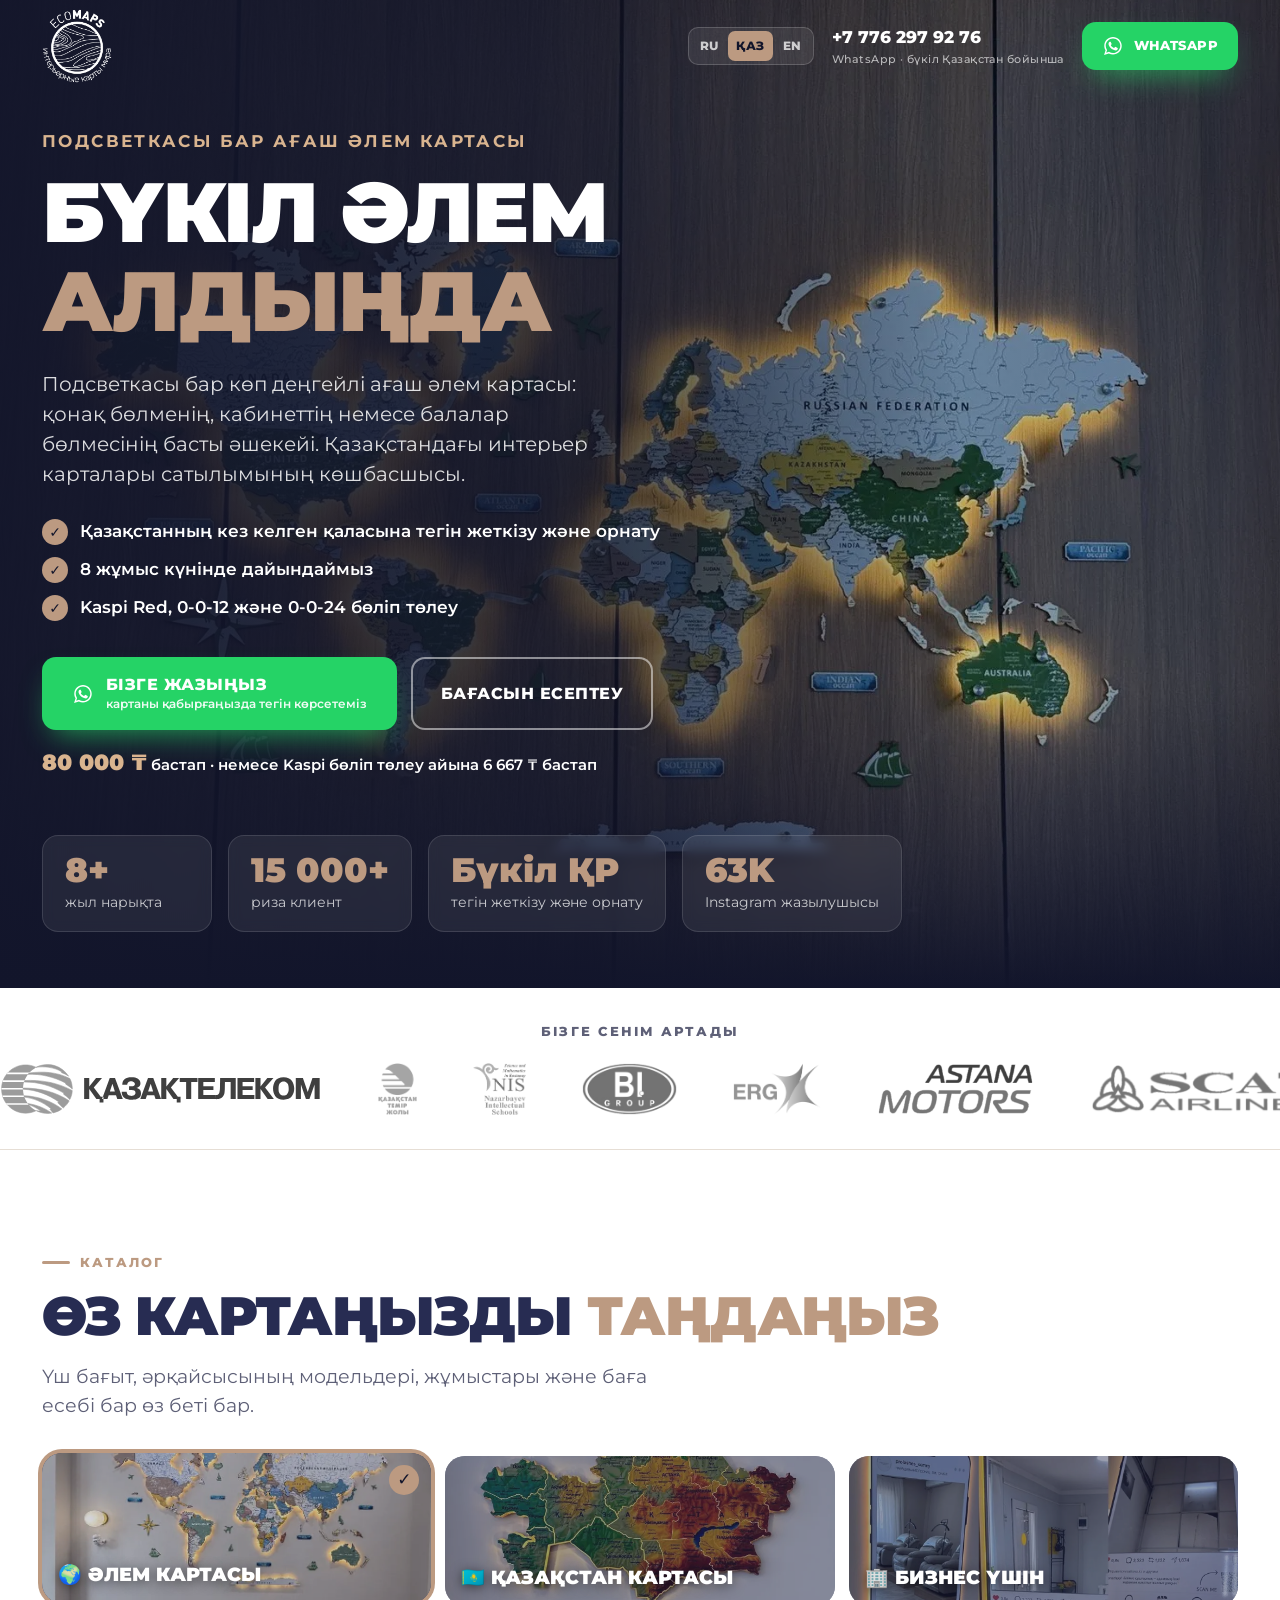
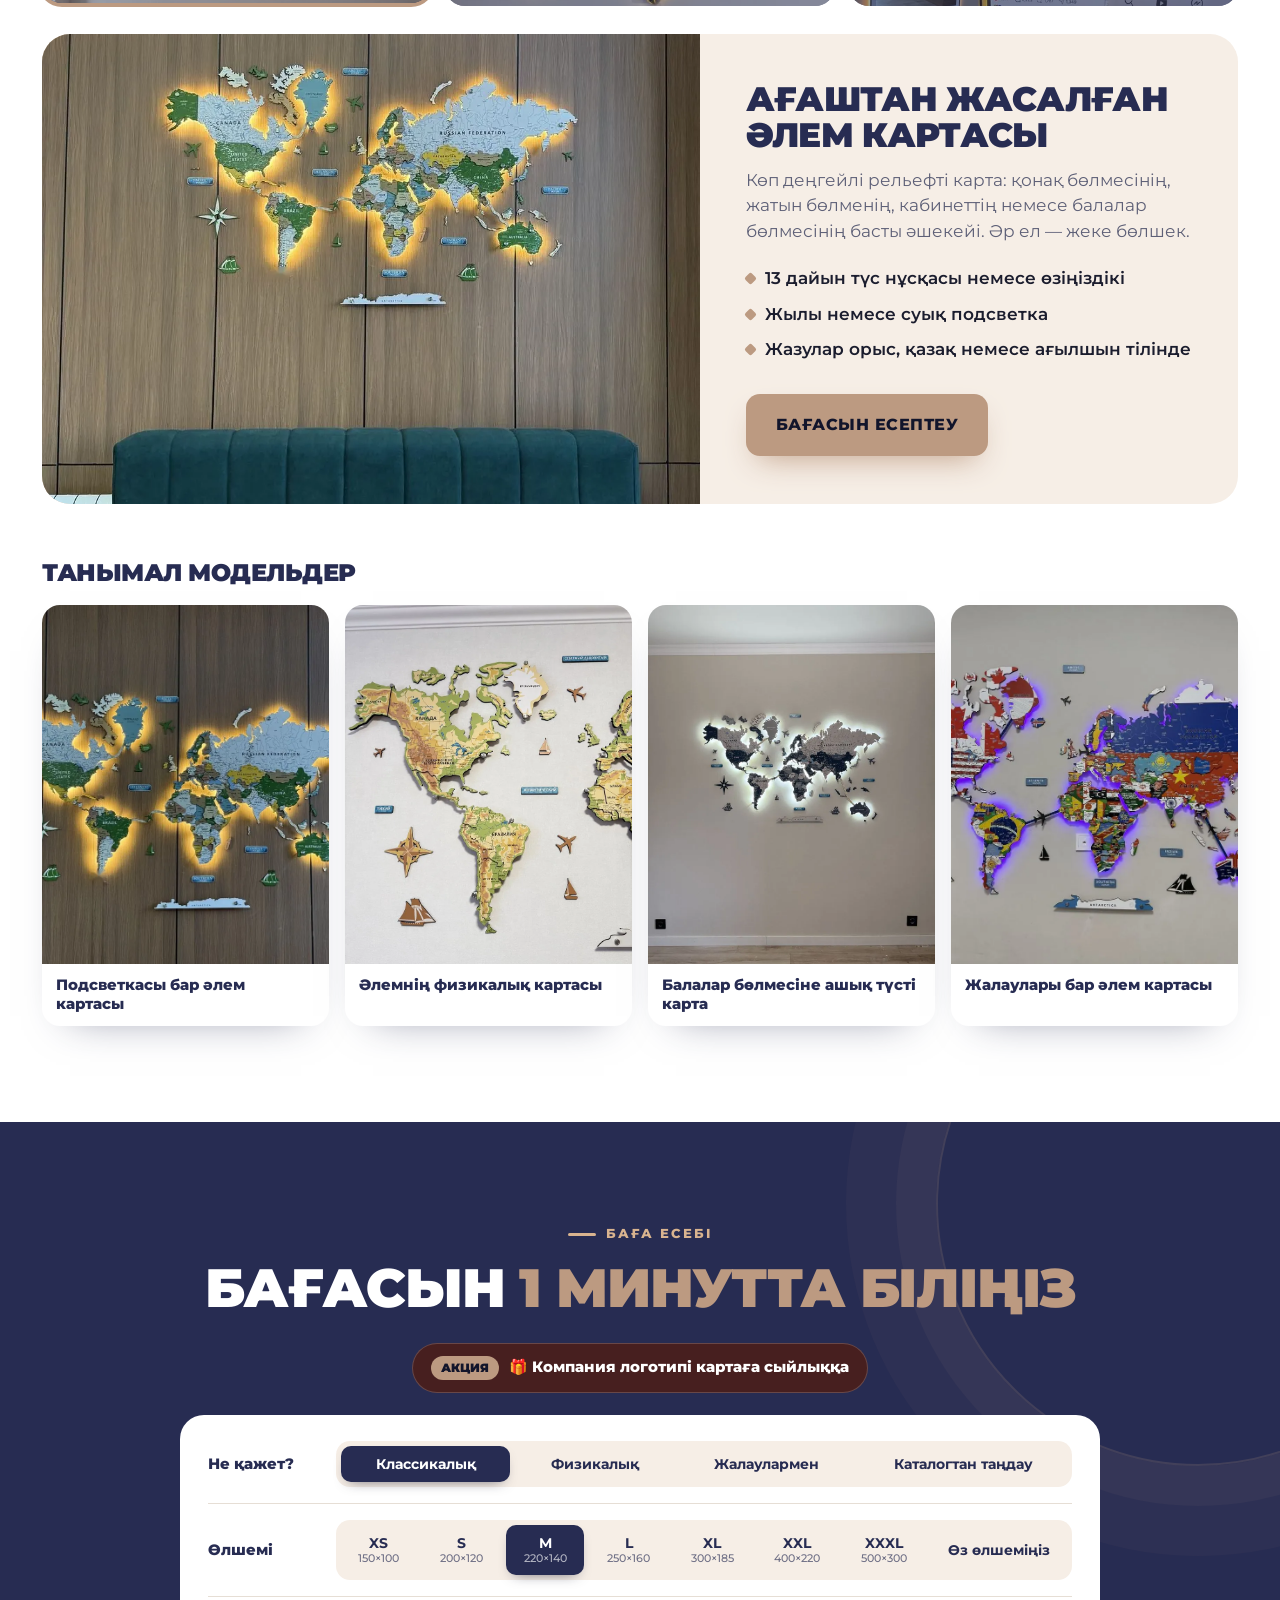
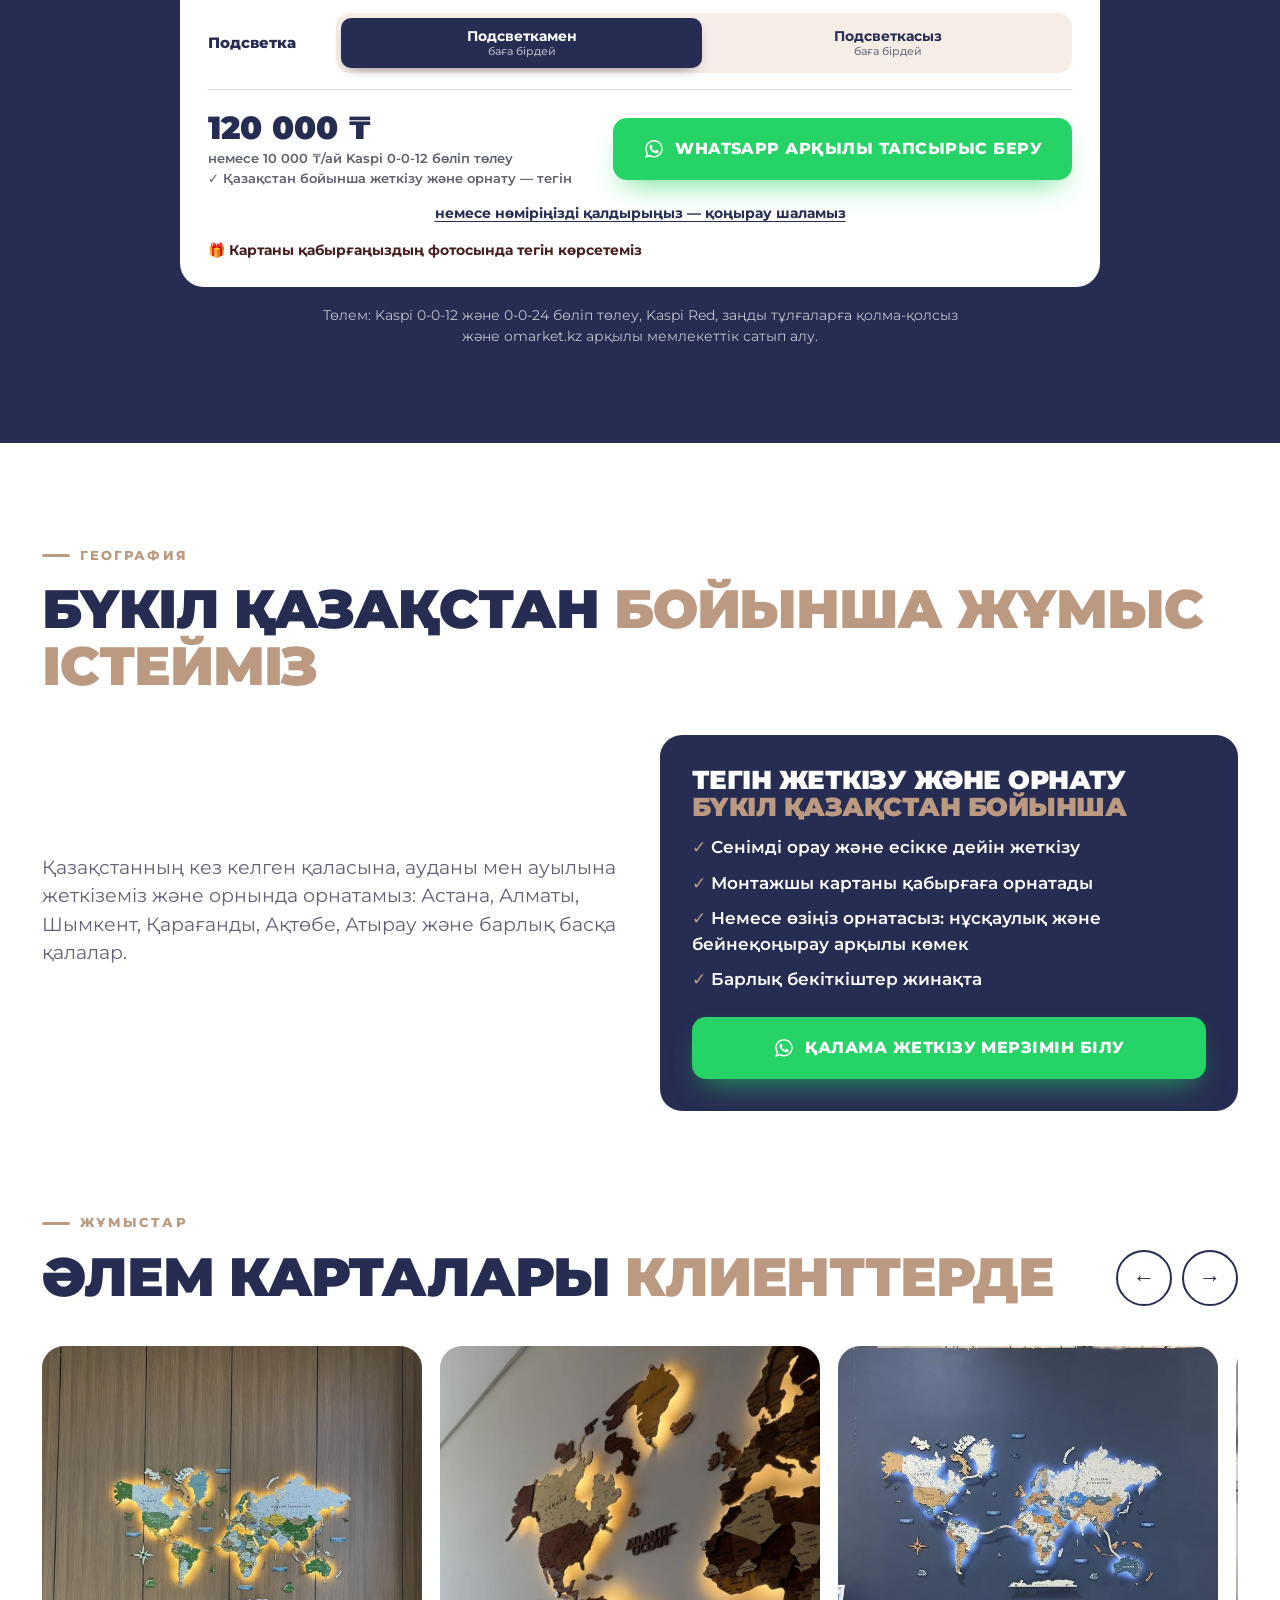
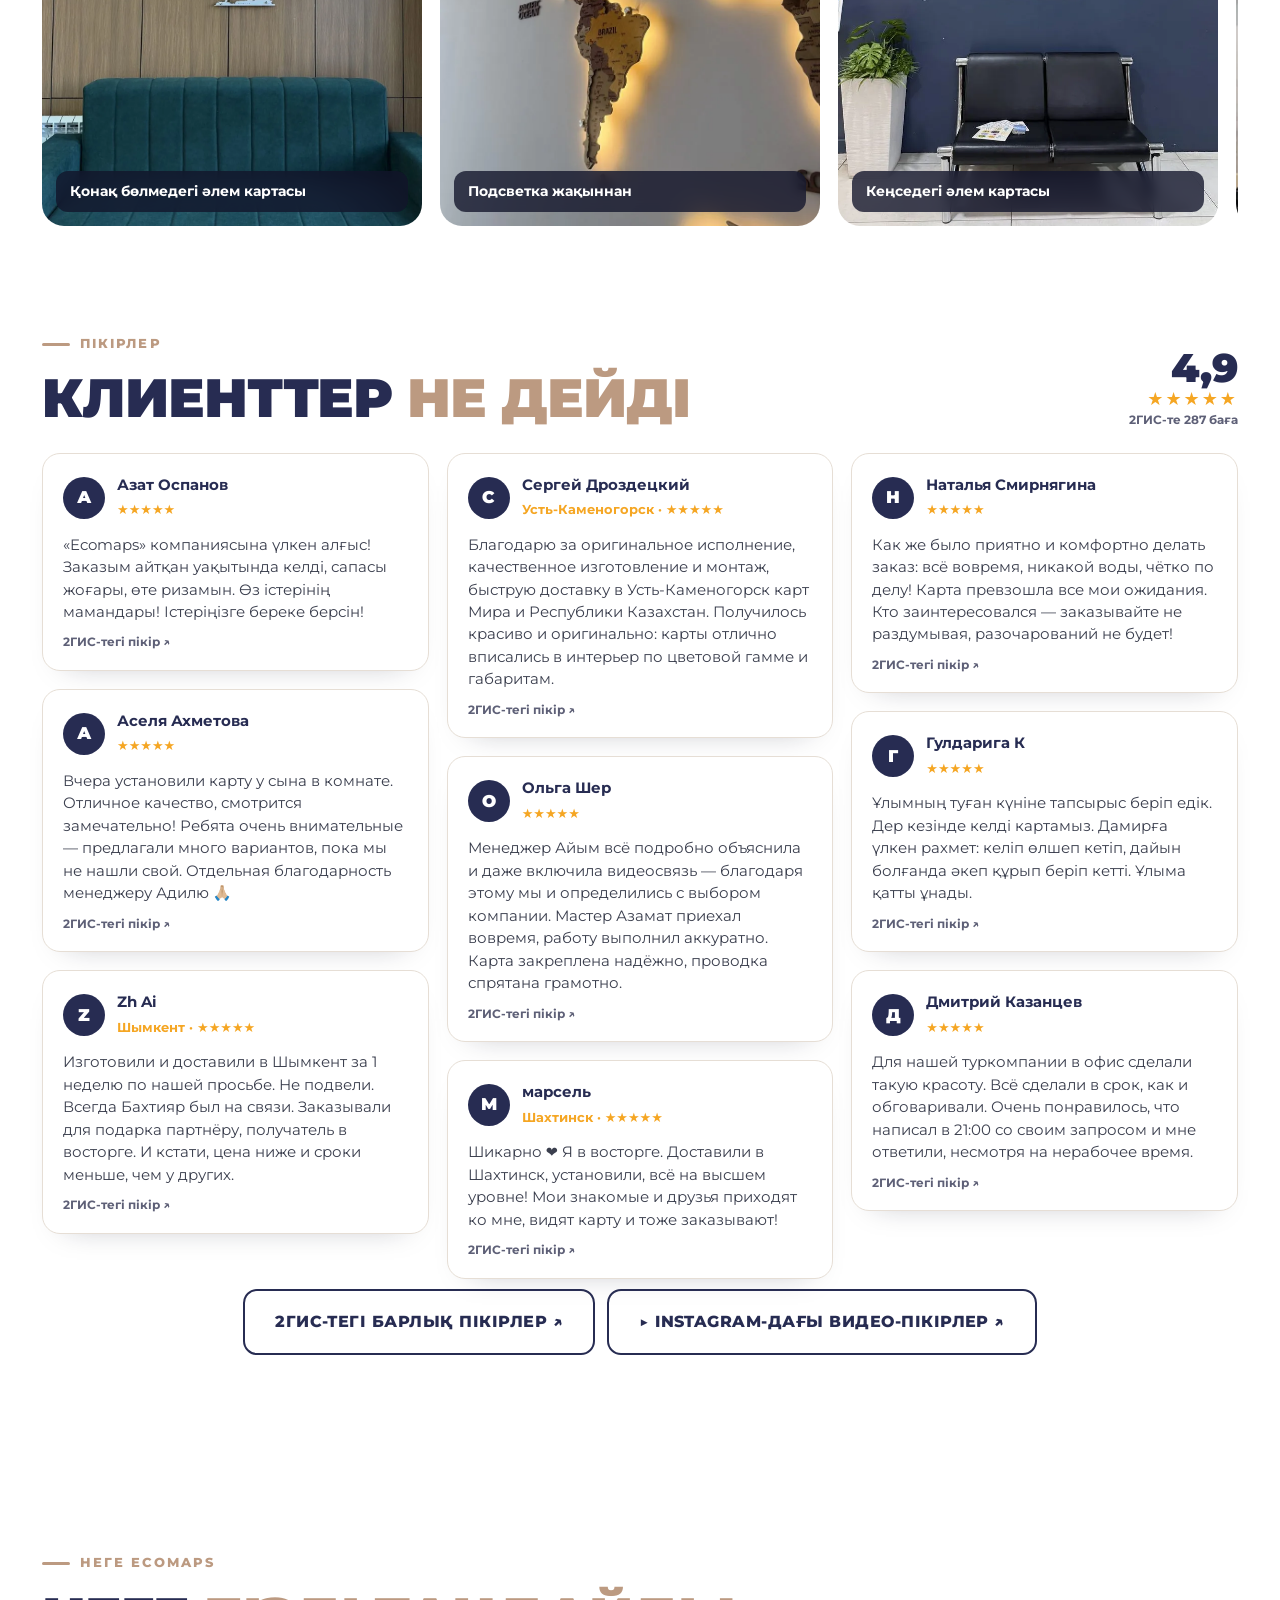
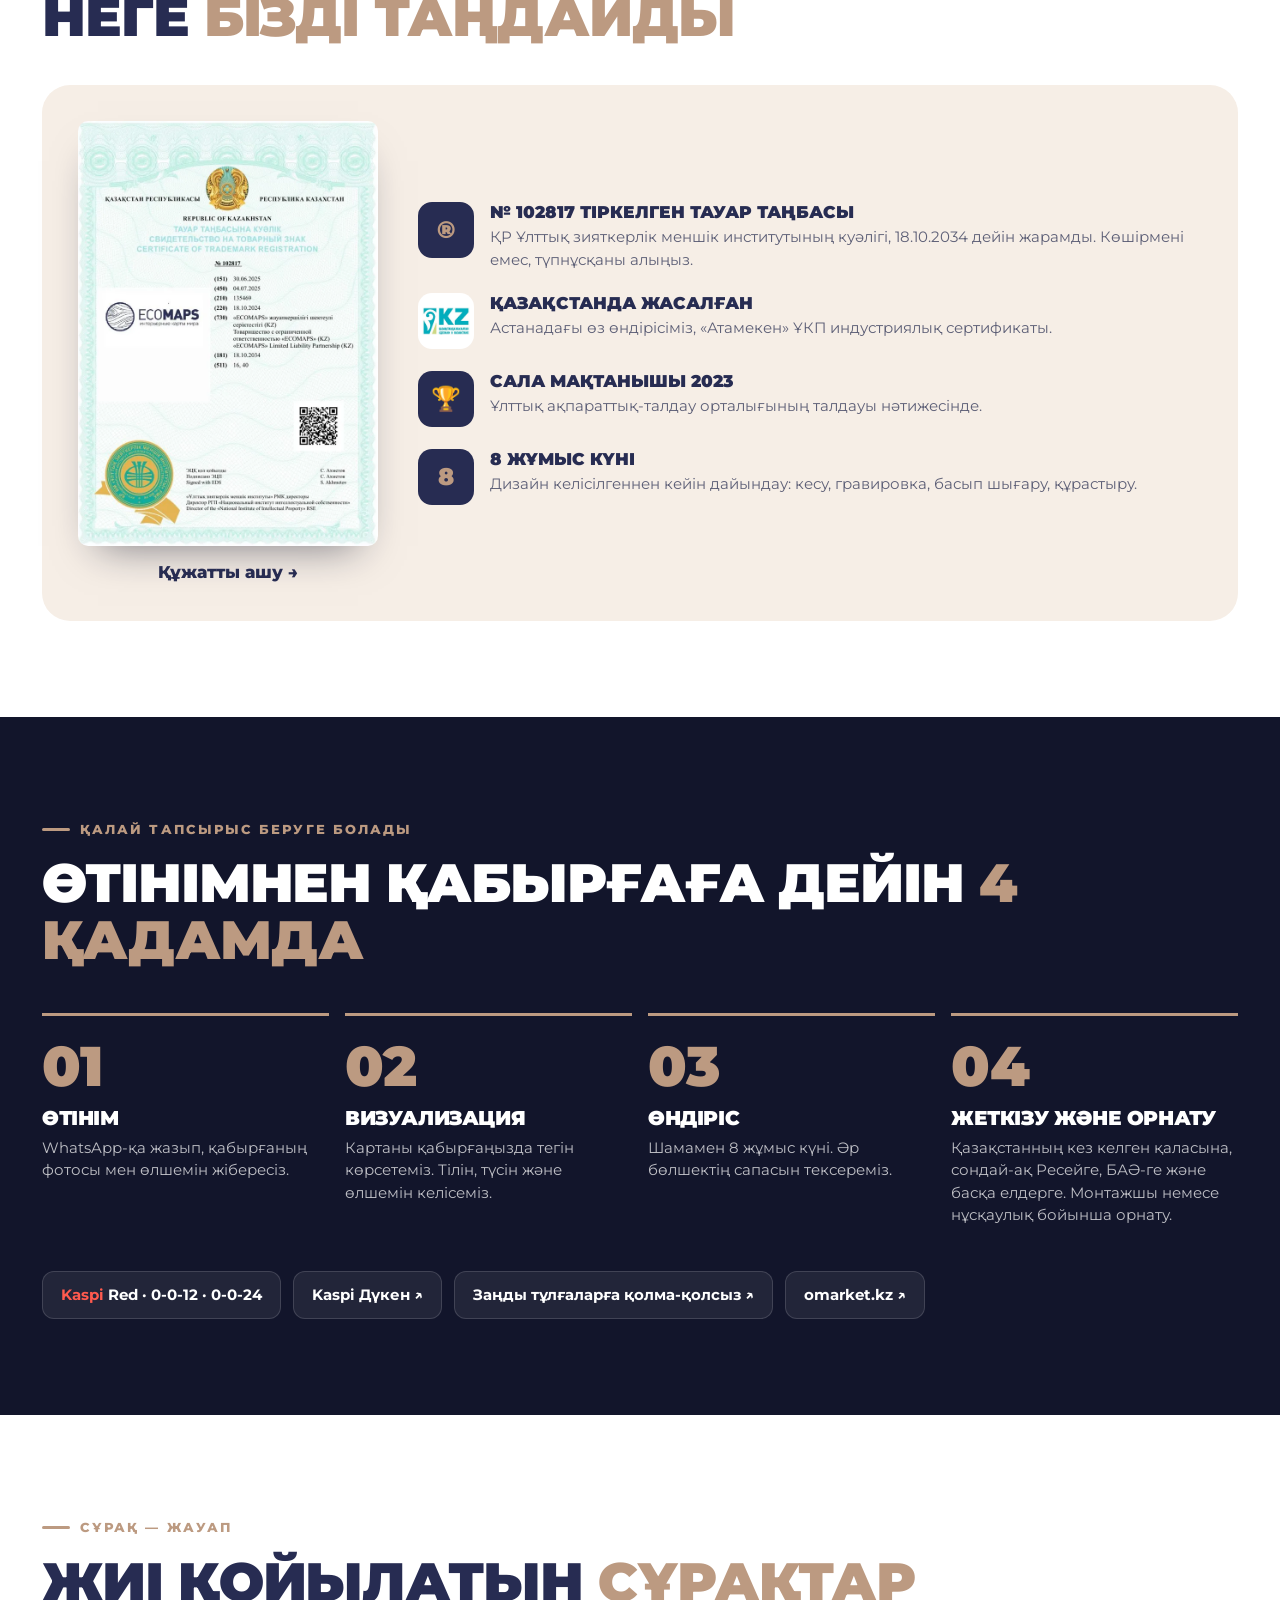
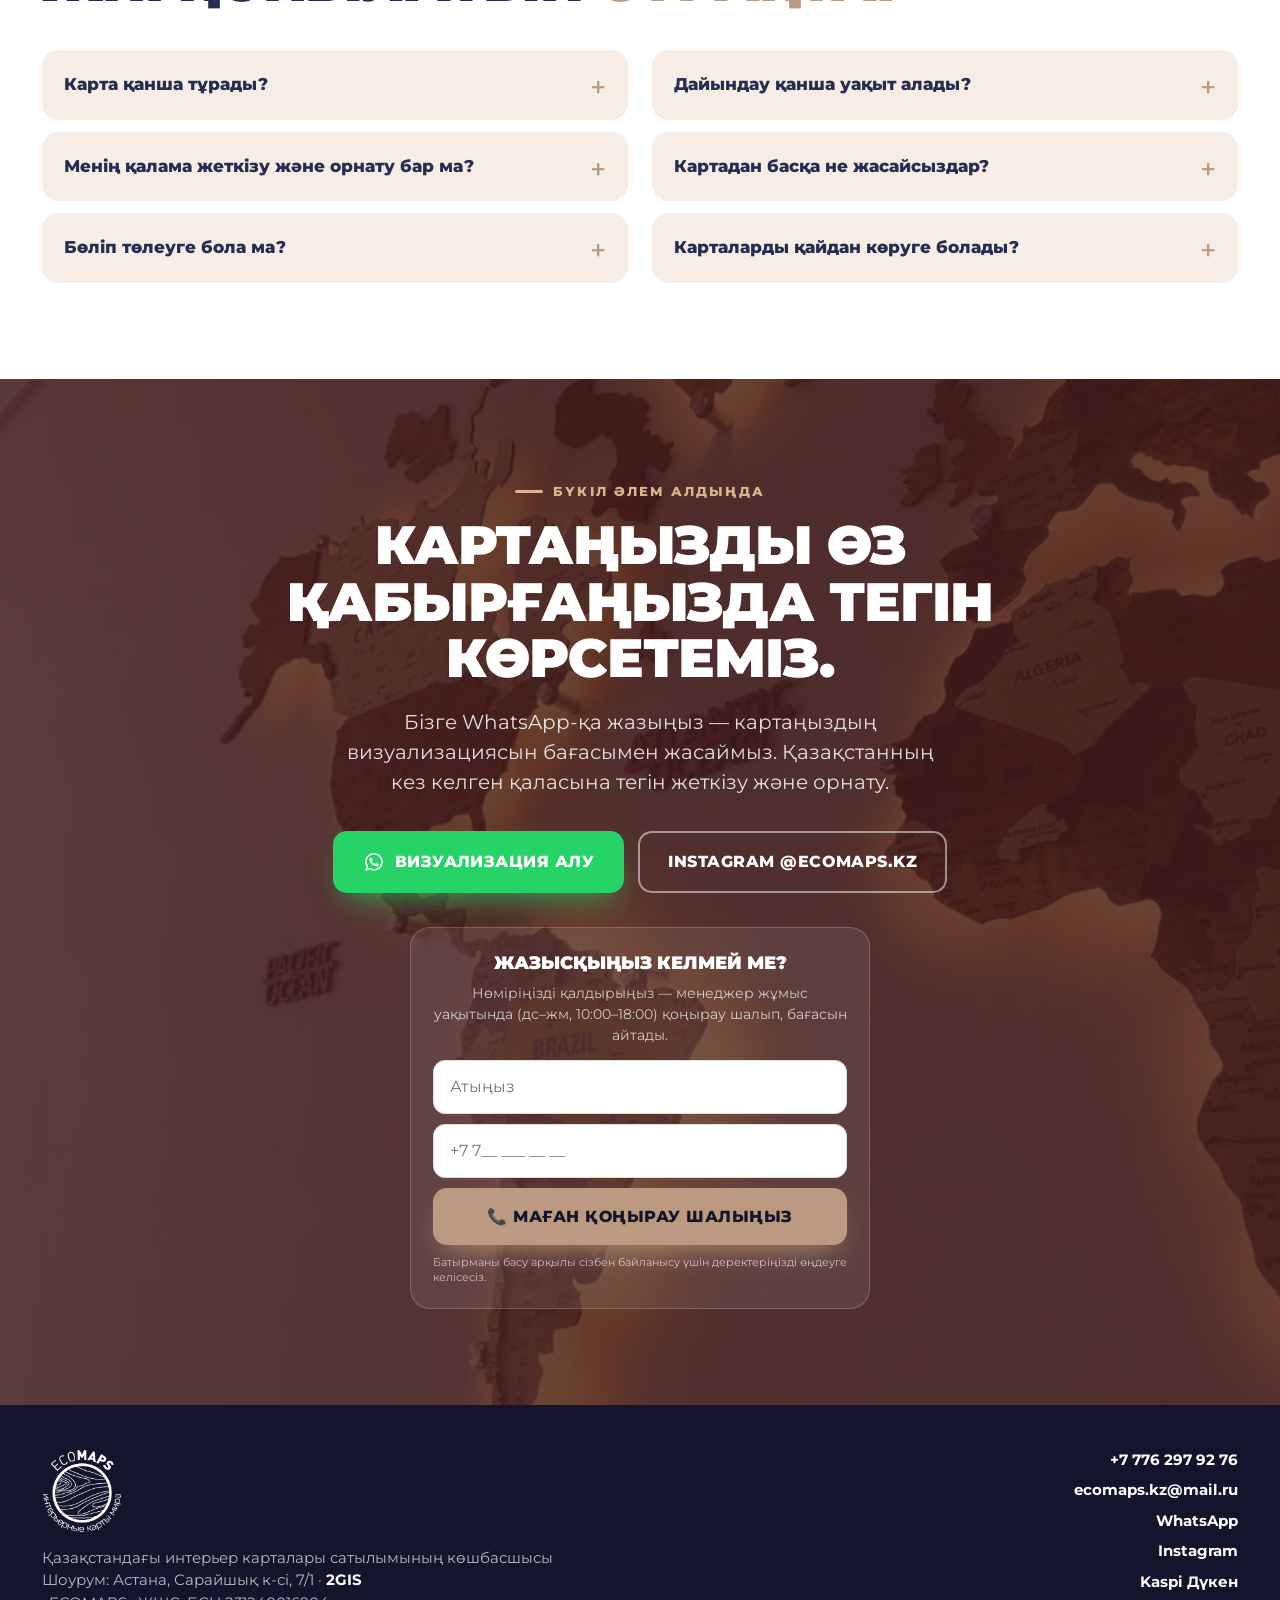
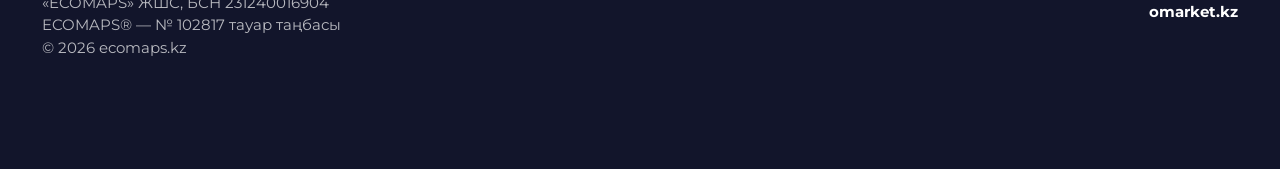
<file: kz/index.html>
<!DOCTYPE html>
<html lang="kk">
<head>
<meta charset="UTF-8">
<meta name="viewport" content="width=device-width, initial-scale=1">
<title>Подсветкасы бар ағаш әлем картасы — Қазақстан | ECOMAPS</title>
<meta name="description" content="Подсветкасы бар көп деңгейлі ағаш әлем карталары: 13 түс, 3 тілде жазу, 8 жұмыс күні. Бүкіл Қазақстан бойынша жеткізу, орнату, Kaspi бөліп төлеу.">
<meta property="og:title" content="ECOMAPS — бүкіл әлем алдыңда">
<meta property="og:description" content="Подсветкасы бар көп деңгейлі ағаш әлем карталары: 13 түс, 3 тілде жазу, 8 жұмыс күні. Бүкіл Қазақстан бойынша жеткізу, орнату, Kaspi бөліп төлеу.">
<meta property="og:image" content="https://ecomaps.kz/img/hero-wide.jpg?v=f53d175c">
<meta property="og:url" content="https://ecomaps.kz/kz/">
<meta property="og:type" content="website">
<link rel="canonical" href="https://ecomaps.kz/kz/">
<script type="application/ld+json">{"@context": "https://schema.org", "@graph": [{"@type": ["Store", "Organization"], "@id": "https://ecomaps.kz/#store", "name": "ECOMAPS", "legalName": "ТОО «ECOMAPS»", "url": "https://ecomaps.kz/", "logo": "https://ecomaps.kz/img/ads/logo-square.png?v=f53d175c", "image": "https://ecomaps.kz/img/hero-wide.jpg?v=f53d175c", "telephone": "+77762979276", "priceRange": "₸₸", "address": {"@type": "PostalAddress", "streetAddress": "ул. Сарайшык, 7/1", "addressLocality": "Астана", "addressCountry": "KZ"}, "areaServed": {"@type": "Country", "name": "Kazakhstan"}, "sameAs": ["https://www.instagram.com/ecomaps.kz/", "https://2gis.kz/astana/geo/70000001057229459", "https://l.kaspi.kz/shop/HHgEF6jwWSDbpnh"]}, {"@type": "WebPage", "@id": "https://ecomaps.kz/kz/#page", "url": "https://ecomaps.kz/kz/", "name": "Подсветкасы бар ағаш әлем картасы — Қазақстан | ECOMAPS", "description": "Подсветкасы бар көп деңгейлі ағаш әлем карталары: 13 түс, 3 тілде жазу, 8 жұмыс күні. Бүкіл Қазақстан бойынша жеткізу, орнату, Kaspi бөліп төлеу.", "inLanguage": "kk", "isPartOf": {"@type": "WebSite", "@id": "https://ecomaps.kz/#site", "url": "https://ecomaps.kz/", "name": "ECOMAPS"}, "about": {"@id": "https://ecomaps.kz/#store"}}, {"@type": "Product", "name": "Подсветкасы бар ағаш әлем картасы", "description": "Подсветкасы бар көп деңгейлі ағаш әлем картасы: қонақ бөлменің, кабинеттің немесе балалар бөлмесінің басты әшекейі. Қазақстандағы интерьер карталары сатылымының көшбасшысы.", "brand": {"@type": "Brand", "name": "ECOMAPS"}, "image": "https://ecomaps.kz/img/hero-wide.jpg?v=f53d175c", "url": "https://ecomaps.kz/kz/", "offers": {"@type": "AggregateOffer", "priceCurrency": "KZT", "lowPrice": 80000, "highPrice": 260000, "offerCount": 7, "availability": "https://schema.org/InStock", "seller": {"@id": "https://ecomaps.kz/#store"}, "url": "https://ecomaps.kz/kz/"}}, {"@type": "FAQPage", "mainEntity": [{"@type": "Question", "name": "Карта қанша тұрады?", "acceptedAnswer": {"@type": "Answer", "text": "Әлем картасы — 80 000 ₸ (150×100 см) бастап 260 000 ₸ (500×300 см) дейін, Қазақстан картасы — 80 000 ₸ (100×55 см) бастап 210 000 ₸ (300×170 см) дейін. Подсветкамен және подсветкасыз баға бірдей, Қазақстан бойынша жеткізу және орнату тегін."}}, {"@type": "Question", "name": "Дайындау қанша уақыт алады?", "acceptedAnswer": {"@type": "Answer", "text": "Дизайн келісілгеннен кейін шамамен 8 жұмыс күні. Жеке тапсырыстардың мерзімі бөлек келісіледі."}}, {"@type": "Question", "name": "Менің қалама жеткізу және орнату бар ма?", "acceptedAnswer": {"@type": "Answer", "text": "Иә, тегін: Қазақстанның барлық қалаларына жеткізу және орнату бағаға кіреді. Сондай-ақ Ресейге, БАӘ-ге және басқа елдерге жеткіземіз."}}, {"@type": "Question", "name": "Картадан басқа не жасайсыздар?", "acceptedAnswer": {"@type": "Answer", "text": "Иә: панельдер, суреттер, айналар, неон маңдайшалар, логотипі бар сағаттар және балабақша, мектеп пен кеңселерді толық безендіру."}}, {"@type": "Question", "name": "Бөліп төлеуге бола ма?", "acceptedAnswer": {"@type": "Answer", "text": "Иә: Kaspi Red, 0-0-12 және 0-0-24 бөліп төлеу. Компаниялармен қолма-қолсыз және мемлекеттік сатып алу арқылы жұмыс істейміз."}}, {"@type": "Question", "name": "Карталарды қайдан көруге болады?", "acceptedAnswer": {"@type": "Answer", "text": "Астанадағы шоурумда: Сарайшық көшесі, 7/1, Есіл ауданы. Келер алдында WhatsApp-қа жазыңыз"}}]}]}</script>
<link rel="alternate" hreflang="ru" href="https://ecomaps.kz/">
<link rel="alternate" hreflang="kk" href="https://ecomaps.kz/kz/">
<link rel="alternate" hreflang="en" href="https://ecomaps.kz/en/">
<link rel="alternate" hreflang="x-default" href="https://ecomaps.kz/">
<link rel="icon" type="image/png" href="../img/favicon.png?v=f53d175c">
<script async src="https://www.googletagmanager.com/gtag/js?id=G-HMMT7JD949"></script>
<script>window.dataLayer=window.dataLayer||[];function gtag(){dataLayer.push(arguments);}gtag('js',new Date());gtag('config','G-HMMT7JD949');gtag('config','AW-826481600');</script>
<script>/* OpenAI Ads Pixel (конверсии рекламы в ChatGPT) */
!function(w,d,s,u){if(w.oaiq)return;var q=function(){q.q.push(arguments)};q.q=[];w.oaiq=q;var j=d.createElement(s);j.async=1;j.src=u;var f=d.getElementsByTagName(s)[0];f.parentNode.insertBefore(j,f)}(window,document,"script","https://bzrcdn.openai.com/sdk/oaiq.min.js");oaiq("init",{pixelId:"DipQq4rYeV9NBQEsWQdgFW",debug:true});</script>
<script>/* Яндекс Метрика с вебвизором (тот же счётчик, что на /whatsapp) */
var YM_ID=103848088;(function(m,e,t,r,i,k,a){m[i]=m[i]||function(){(m[i].a=m[i].a||[]).push(arguments)};m[i].l=1*new Date();k=e.createElement(t),a=e.getElementsByTagName(t)[0],k.async=1,k.src=r,a.parentNode.insertBefore(k,a)})(window,document,'script','https://mc.yandex.ru/metrika/tag.js?id='+YM_ID,'ym');
ym(YM_ID,'init',{webvisor:true,clickmap:true,trackLinks:true,accurateTrackBounce:true});
/* Meta Pixel (Facebook/Instagram реклама): впишите ID в src/build.py → META_PIXEL_ID */
var META_PIXEL_ID='576043711342731';if(META_PIXEL_ID){!function(f,b,e,v,n,t,s){if(f.fbq)return;n=f.fbq=function(){n.callMethod?n.callMethod.apply(n,arguments):n.queue.push(arguments)};if(!f._fbq)f._fbq=n;n.push=n;n.loaded=!0;n.version='2.0';n.queue=[];t=b.createElement(e);t.async=!0;t.src=v;s=b.getElementsByTagName(e)[0];s.parentNode.insertBefore(t,s)}(window,document,'script','https://connect.facebook.net/en_US/fbevents.js');fbq('init',META_PIXEL_ID);fbq('track','PageView');}
</script>
<script>/* TikTok Pixel (реклама в TikTok): ID в src/build.py → TT_PIXEL_ID */
!function (w, d, t) {
  w.TiktokAnalyticsObject=t;var ttq=w[t]=w[t]||[];ttq.methods=["page","track","identify","instances","debug","on","off","once","ready","alias","group","enableCookie","disableCookie","holdConsent","revokeConsent","grantConsent"],ttq.setAndDefer=function(t,e){t[e]=function(){t.push([e].concat(Array.prototype.slice.call(arguments,0)))}};for(var i=0;i<ttq.methods.length;i++)ttq.setAndDefer(ttq,ttq.methods[i]);ttq.instance=function(t){for(
var e=ttq._i[t]||[],n=0;n<ttq.methods.length;n++)ttq.setAndDefer(e,ttq.methods[n]);return e},ttq.load=function(e,n){var r="https://analytics.tiktok.com/i18n/pixel/events.js",o=n&&n.partner;ttq._i=ttq._i||{},ttq._i[e]=[],ttq._i[e]._u=r,ttq._t=ttq._t||{},ttq._t[e]=+new Date,ttq._o=ttq._o||{},ttq._o[e]=n||{};n=document.createElement("script")
;n.type="text/javascript",n.async=!0,n.src=r+"?sdkid="+e+"&lib="+t;e=document.getElementsByTagName("script")[0];e.parentNode.insertBefore(n,e)};
  ttq.load('DBQ1JJJC77UBQ4PDTHPG');
  ttq.page();
}(window, document, 'ttq');
</script>
<link rel="preconnect" href="https://fonts.googleapis.com">
<link rel="preconnect" href="https://fonts.gstatic.com" crossorigin>
<link href="https://fonts.googleapis.com/css2?family=Montserrat:wght@400;500;600;700;800;900&display=swap" rel="stylesheet">
<link rel="stylesheet" href="../assets/style.css?v=34e55e02">
<style>.hero-bg{background-image:url(../img/hero-wide.webp?v=f53d175c)}.final:before{background-image:url(../img/g3.webp?v=f53d175c)}</style>
</head>
<body data-mode="world">

<svg width="0" height="0" style="position:absolute">
  <symbol id="wa" viewBox="0 0 32 32"><path fill="currentColor" d="M16 3C9 3 3.3 8.6 3.3 15.6c0 2.4.7 4.7 1.9 6.7L3 29l6.9-2.1c1.9 1.1 4 1.6 6.1 1.6 7 0 12.7-5.7 12.7-12.7S23 3 16 3zm0 23.2c-1.9 0-3.8-.5-5.4-1.5l-.4-.2-4.1 1.2 1.3-4-.3-.4c-1.1-1.7-1.7-3.6-1.7-5.6C5.4 9.8 10.2 5 16 5s10.6 4.8 10.6 10.6S21.8 26.2 16 26.2zm5.8-7.9c-.3-.2-1.9-.9-2.2-1-.3-.1-.5-.2-.7.2-.2.3-.8 1-1 1.2-.2.2-.4.2-.7.1-.3-.2-1.3-.5-2.5-1.6-.9-.8-1.6-1.8-1.7-2.1-.2-.3 0-.5.1-.6l.5-.6c.2-.2.2-.3.3-.5.1-.2 0-.4 0-.6l-1-2.4c-.3-.6-.5-.5-.7-.5h-.6c-.2 0-.6.1-.9.4-.3.3-1.2 1.1-1.2 2.8s1.2 3.2 1.4 3.5c.2.2 2.4 3.6 5.7 5 .8.3 1.4.5 1.9.7.8.3 1.5.2 2.1.1.6-.1 1.9-.8 2.2-1.5.3-.7.3-1.4.2-1.5-.1-.1-.3-.2-.6-.4z"/></symbol>
</svg>

<header id="top">
  <div class="wrap nav">
    <a class="logo" href="#top" aria-label="ECOMAPS"><img src="../img/logo-white.png?v=f53d175c" alt="ECOMAPS — интерьерлік әлем карталары" width="70" height="74"></a>
    <nav class="menu">
      <a href="#catalog">Каталог</a>
      
      <a href="#calc">Баға есебі</a>
      <a href="#trust">Біз туралы</a>
      <a href="#works">Жұмыстар</a>
      <a href="#faq">Сұрақтар</a>
    </nav>
    <div class="hdr-r">
      <div class="lang"><a href="/" hreflang="ru">RU</a><a href="/kz/" hreflang="kk" class="on">ҚАЗ</a><a href="/en/" hreflang="en">EN</a></div>
      <a class="phone js-wa" href="https://ecomaps.kz/whatsapp" data-place="phone" data-choose>+7 776 297 92 76<small>WhatsApp · бүкіл Қазақстан бойынша</small></a>
      <a class="btn btn-wa js-wa" href="https://ecomaps.kz/whatsapp" data-place="header"><svg><use href="#wa"/></svg><span>WhatsApp</span></a>
    </div>
  </div>
</header>

<main>
<section class="hero">
  <div class="hero-bg" role="img" aria-label="Қабырғадағы подсветкасы бар ағаш әлем картасы"></div>
  <div class="wrap">
    <h1 class="reveal h1-key">Подсветкасы бар ағаш әлем картасы</h1>
    <p class="h1s reveal">Бүкіл әлем <em>алдыңда</em></p>
    <p class="lead reveal">Подсветкасы бар көп деңгейлі ағаш әлем картасы: қонақ бөлменің, кабинеттің немесе балалар бөлмесінің басты әшекейі. Қазақстандағы интерьер карталары сатылымының көшбасшысы.</p>
    <ul class="checks reveal">
      <li>Қазақстанның кез келген қаласына тегін жеткізу және орнату</li>
      <li>8 жұмыс күнінде дайындаймыз</li>
      <li>Kaspi Red, 0-0-12 және 0-0-24 бөліп төлеу</li>
    </ul>
    <div class="cta reveal">
      <a class="btn btn-wa btn-2l js-wa" href="https://ecomaps.kz/whatsapp" data-place="hero"><svg><use href="#wa"/></svg><span>Бізге жазыңыз<small>картаны қабырғаңызда тегін көрсетеміз</small></span></a>
      <a class="btn btn-line" href="#calc">Бағасын есептеу</a>
    </div>
    <p class="hprice reveal"><b>80 000 ₸</b> бастап · немесе Kaspi бөліп төлеу айына 6 667 ₸ бастап</p>
    <div class="stats reveal">
      <div class="stat"><b>8+</b><span>жыл нарықта</span></div>
      <div class="stat"><b>15 000+</b><span>риза клиент</span></div>
      <div class="stat"><b>Бүкіл ҚР</b><span>тегін жеткізу және орнату</span></div>
      <div class="stat"><b>63K</b><span>Instagram жазылушысы</span></div>
    </div>
  </div>
</section>

<div class="logos" id="clients">
  <div class="lbl">Бізге сенім артады</div>
  <div class="track" id="track"></div>
</div>

<section id="catalog">
  <div class="wrap">
    <span class="kicker">Каталог</span>
    <h2>Өз картаңызды <span class="t">таңдаңыз</span></h2>
    <p class="sub">Үш бағыт, әрқайсысының модельдері, жұмыстары және баға есебі бар өз беті бар.</p>
    <nav class="modes">
      <a class="md" data-set="world" href="/kz/#catalog"><img src="../img/tab-world.webp?v=f53d175c" alt="Әлем картасы"><span>🌍 Әлем картасы</span></a>
      <a class="md" data-set="kz" href="/kz/kazakhstan/#catalog"><img src="../img/kz/k-phys.webp?v=f53d175c" alt="Қазақстан картасы"><span>🇰🇿 Қазақстан картасы</span></a>
      <a class="md" data-set="biz" href="/kz/business/#catalog"><img src="../img/mirrors/mirrors-cover.webp?v=f53d175c" alt="Бизнес үшін"><span>🏢 Бизнес үшін</span></a>
    </nav>

    <div class="pane" data-m="world">
      <div class="ph"><img src="../img/hero.webp?v=f53d175c" alt="Ағаштан жасалған әлем картасы" loading="lazy"></div>
      <div class="tx">
        <h3>Ағаштан жасалған әлем картасы</h3><p>Көп деңгейлі рельефті карта: қонақ бөлмесінің, жатын бөлменің, кабинеттің немесе балалар бөлмесінің басты әшекейі. Әр ел — жеке бөлшек.</p>
        <ul><li>13 дайын түс нұсқасы немесе өзіңіздікі</li><li>Жылы немесе суық подсветка</li><li>Жазулар орыс, қазақ немесе ағылшын тілінде</li></ul>
        <a class="btn btn-gold" href="#calc">Бағасын есептеу</a>
      </div>
    </div>
    
    

    <h3 class="h3s">Танымал модельдер</h3>
    <div class="models" id="models"></div>
  </div>
</section>







<section class="calc-sec" id="calc">
  <div class="wrap">
    <div class="calc-in">
      <span class="kicker" style="color:var(--gold)">Баға есебі</span>
      <h2>Бағасын <span class="t">1 минутта біліңіз</span></h2>
      <div class="promo"><i>Акция</i> 🎁 Компания логотипі картаға сыйлыққа</div>
      <div class="calc2">
        <div class="row"><span class="lbl">Не қажет?</span><div class="seg" data-k="type">
          <button class="on">Классикалық</button><button>Физикалық</button><button>Жалаулармен</button><button>Каталогтан таңдау</button>
        </div></div>
        <div class="row"><span class="lbl">Өлшемі</span><div class="seg" data-k="size">
          <button data-p="80000">XS<small class="cm">150×100</small></button><button data-p="95000">S<small class="cm">200×120</small></button><button class="on" data-p="120000">M<small class="cm">220×140</small></button><button data-p="130000">L<small class="cm">250×160</small></button><button data-p="160000">XL<small class="cm">300×185</small></button><button data-p="210000">XXL<small class="cm">400×220</small></button><button data-p="260000">XXXL<small class="cm">500×300</small></button><button>Өз өлшеміңіз</button>
        </div></div>
        <div class="row"><span class="lbl">Подсветка</span><div class="seg" data-k="light">
          <button class="on">Подсветкамен<small>баға бірдей</small></button><button>Подсветкасыз<small>баға бірдей</small></button>
        </div></div>
        <div class="go">
          <div class="price" id="calcPrice" aria-live="polite"></div>
          <a class="btn btn-wa js-wa" id="sendCalc" href="https://ecomaps.kz/whatsapp" data-place="calc"><svg><use href="#wa"/></svg>WhatsApp арқылы тапсырыс беру</a>
        </div>
        <p class="cb-link"><a href="#" data-cb="calc">немесе нөміріңізді қалдырыңыз — қоңырау шаламыз</a></p>
        <p class="gift-l">🎁 Картаны қабырғаңыздың фотосында тегін көрсетеміз</p>
      </div>
      <p class="calc-note">Төлем: Kaspi 0-0-12 және 0-0-24 бөліп төлеу, Kaspi Red, заңды тұлғаларға қолма-қолсыз және omarket.kz арқылы мемлекеттік сатып алу.</p>
    </div>
  </div>
</section>

<section id="geo">
  <div class="wrap">
    <span class="kicker">География</span>
    <h2>Бүкіл Қазақстан <span class="t">бойынша жұмыс істейміз</span></h2>
    <div class="geo" style="margin-top:40px">
      <div>
        <p class="sub" style="margin:0 0 24px">Қазақстанның кез келген қаласына, ауданы мен ауылына жеткіземіз және орнында орнатамыз: Астана, Алматы, Шымкент, Қарағанды, Ақтөбе, Атырау және барлық басқа қалалар.</p>
      </div>
      <div class="geo-card reveal">
        <h3>Тегін жеткізу және орнату <span>бүкіл Қазақстан бойынша</span></h3>
        <ul><li>Сенімді орау және есікке дейін жеткізу</li><li>Монтажшы картаны қабырғаға орнатады</li><li>Немесе өзіңіз орнатасыз: нұсқаулық және бейнеқоңырау арқылы көмек</li><li>Барлық бекіткіштер жинақта</li></ul>
        <a class="btn btn-wa js-wa" href="https://ecomaps.kz/whatsapp" data-place="geo"><svg><use href="#wa"/></svg>Қалама жеткізу мерзімін білу</a>
      </div>
    </div>
  </div>
</section>

<section id="works" style="padding-top:0">
  <div class="wrap">
    <div class="car-head">
      <div><span class="kicker">Жұмыстар</span><h2><span data-m="world">Әлем карталары</span> <span class="t">клиенттерде</span></h2></div>
      <div class="arrows" data-car="carWorks"><button aria-label="←">←</button><button aria-label="→">→</button></div>
    </div>
    <div class="car" id="carWorks"></div>
  </div>
</section>

<section class="rv-sec" id="reviews">
  <div class="wrap">
    <div class="car-head">
      <div><span class="kicker">Пікірлер</span><h2>Клиенттер <span class="t">не дейді</span></h2></div>
      <a class="rv-score" href="https://2gis.kz/astana/firm/70000001057229459/tab/reviews" target="_blank" rel="noopener" data-track="outbound" data-to="2gis-reviews"><b>4,9</b><span class="rv-st">★★★★★</span><small>2ГИС-те 287 баға</small></a>
    </div>
    <div class="rvs"><figure class="rv"><div class="rv-top"><span class="ava">А</span><figcaption><b>Азат Оспанов</b><small>★★★★★</small></figcaption></div><blockquote>«Ecomaps» компаниясына үлкен алғыс! Заказым айтқан уақытында келді, сапасы жоғары, өте ризамын. Өз істерінің мамандары! Істеріңізге береке берсін!</blockquote><a class="rv-src" href="https://2gis.kz/astana/firm/70000001057229459/tab/reviews" target="_blank" rel="noopener" data-track="outbound" data-to="2gis-reviews">2ГИС-тегі пікір ↗</a></figure><figure class="rv"><div class="rv-top"><span class="ava">А</span><figcaption><b>Аселя Ахметова</b><small>★★★★★</small></figcaption></div><blockquote>Вчера установили карту у сына в комнате. Отличное качество, смотрится замечательно! Ребята очень внимательные — предлагали много вариантов, пока мы не нашли свой. Отдельная благодарность менеджеру Адилю 🙏🏼</blockquote><a class="rv-src" href="https://2gis.kz/astana/firm/70000001057229459/tab/reviews" target="_blank" rel="noopener" data-track="outbound" data-to="2gis-reviews">2ГИС-тегі пікір ↗</a></figure><figure class="rv"><div class="rv-top"><span class="ava">Z</span><figcaption><b>Zh Ai</b><small>Шымкент · ★★★★★</small></figcaption></div><blockquote>Изготовили и доставили в Шымкент за 1 неделю по нашей просьбе. Не подвели. Всегда Бахтияр был на связи. Заказывали для подарка партнёру, получатель в восторге. И кстати, цена ниже и сроки меньше, чем у других.</blockquote><a class="rv-src" href="https://2gis.kz/astana/firm/70000001057229459/tab/reviews" target="_blank" rel="noopener" data-track="outbound" data-to="2gis-reviews">2ГИС-тегі пікір ↗</a></figure><figure class="rv"><div class="rv-top"><span class="ava">С</span><figcaption><b>Сергей Дроздецкий</b><small>Усть-Каменогорск · ★★★★★</small></figcaption></div><blockquote>Благодарю за оригинальное исполнение, качественное изготовление и монтаж, быструю доставку в Усть-Каменогорск карт Мира и Республики Казахстан. Получилось красиво и оригинально: карты отлично вписались в интерьер по цветовой гамме и габаритам.</blockquote><a class="rv-src" href="https://2gis.kz/astana/firm/70000001057229459/tab/reviews" target="_blank" rel="noopener" data-track="outbound" data-to="2gis-reviews">2ГИС-тегі пікір ↗</a></figure><figure class="rv"><div class="rv-top"><span class="ava">О</span><figcaption><b>Ольга Шер</b><small>★★★★★</small></figcaption></div><blockquote>Менеджер Айым всё подробно объяснила и даже включила видеосвязь — благодаря этому мы и определились с выбором компании. Мастер Азамат приехал вовремя, работу выполнил аккуратно. Карта закреплена надёжно, проводка спрятана грамотно.</blockquote><a class="rv-src" href="https://2gis.kz/astana/firm/70000001057229459/tab/reviews" target="_blank" rel="noopener" data-track="outbound" data-to="2gis-reviews">2ГИС-тегі пікір ↗</a></figure><figure class="rv"><div class="rv-top"><span class="ava">М</span><figcaption><b>марсель</b><small>Шахтинск · ★★★★★</small></figcaption></div><blockquote>Шикарно ❤️ Я в восторге. Доставили в Шахтинск, установили, всё на высшем уровне! Мои знакомые и друзья приходят ко мне, видят карту и тоже заказывают!</blockquote><a class="rv-src" href="https://2gis.kz/astana/firm/70000001057229459/tab/reviews" target="_blank" rel="noopener" data-track="outbound" data-to="2gis-reviews">2ГИС-тегі пікір ↗</a></figure><figure class="rv"><div class="rv-top"><span class="ava">Н</span><figcaption><b>Наталья Смирнягина</b><small>★★★★★</small></figcaption></div><blockquote>Как же было приятно и комфортно делать заказ: всё вовремя, никакой воды, чётко по делу! Карта превзошла все мои ожидания. Кто заинтересовался — заказывайте не раздумывая, разочарований не будет!</blockquote><a class="rv-src" href="https://2gis.kz/astana/firm/70000001057229459/tab/reviews" target="_blank" rel="noopener" data-track="outbound" data-to="2gis-reviews">2ГИС-тегі пікір ↗</a></figure><figure class="rv"><div class="rv-top"><span class="ava">Г</span><figcaption><b>Гулдарига К</b><small>★★★★★</small></figcaption></div><blockquote>Ұлымның туған күніне тапсырыс беріп едік. Дер кезінде келді картамыз. Дамирға үлкен рахмет: келіп өлшеп кетіп, дайын болғанда әкеп құрып беріп кетті. Ұлыма қатты ұнады.</blockquote><a class="rv-src" href="https://2gis.kz/astana/firm/70000001057229459/tab/reviews" target="_blank" rel="noopener" data-track="outbound" data-to="2gis-reviews">2ГИС-тегі пікір ↗</a></figure><figure class="rv"><div class="rv-top"><span class="ava">Д</span><figcaption><b>Дмитрий Казанцев</b><small>★★★★★</small></figcaption></div><blockquote>Для нашей туркомпании в офис сделали такую красоту. Всё сделали в срок, как и обговаривали. Очень понравилось, что написал в 21:00 со своим запросом и мне ответили, несмотря на нерабочее время.</blockquote><a class="rv-src" href="https://2gis.kz/astana/firm/70000001057229459/tab/reviews" target="_blank" rel="noopener" data-track="outbound" data-to="2gis-reviews">2ГИС-тегі пікір ↗</a></figure></div>
    <div class="rv-more">
      <a class="btn btn-line-d" href="https://2gis.kz/astana/firm/70000001057229459/tab/reviews" target="_blank" rel="noopener" data-track="outbound" data-to="2gis-reviews">2ГИС-тегі барлық пікірлер ↗</a>
      <a class="btn btn-line-d" href="https://www.instagram.com/stories/highlights/17927520688482894/" target="_blank" rel="noopener" data-track="outbound" data-to="instagram-reviews">▶ Instagram-дағы видео-пікірлер ↗</a>
    </div>
  </div>
</section>

<section class="trust-sec" id="trust">
  <div class="wrap">
    <span class="kicker">Неге ECOMAPS</span>
    <h2>Неге <span class="t">бізді таңдайды</span></h2>
    <div class="trust1 reveal">
      <a class="t-cert" href="../img/trust/trademark.jpg?v=f53d175c" target="_blank" rel="noopener" data-track="cert_open">
        <img src="../img/trust/trademark.webp?v=f53d175c" alt="№ 102817 тіркелген тауар таңбасы" loading="lazy">
        <span>Құжатты ашу →</span>
      </a>
      <ul class="t-list">
        <li><i class="ic">®</i><div><b>№ 102817 тіркелген тауар таңбасы</b><p>ҚР Ұлттық зияткерлік меншік институтының куәлігі, 18.10.2034 дейін жарамды. Көшірмені емес, түпнұсқаны алыңыз.</p></div></li>
        <li><i class="ic img"><img src="../img/trust/made-in-kz.png?v=f53d175c" alt="Made in Kazakhstan"></i><div><b>Қазақстанда жасалған</b><p>Астанадағы өз өндірісіміз, «Атамекен» ҰКП индустриялық сертификаты.</p></div></li>
        <li><i class="ic">🏆</i><div><b>Сала мақтанышы 2023</b><p>Ұлттық ақпараттық-талдау орталығының талдауы нәтижесінде.</p></div></li>
        <li><i class="ic">8</i><div><b>8 жұмыс күні</b><p>Дизайн келісілгеннен кейін дайындау: кесу, гравировка, басып шығару, құрастыру.</p></div></li>
      </ul>
    </div>
  </div>
</section>

<section class="steps-sec" id="how">
  <div class="wrap">
    <span class="kicker">Қалай тапсырыс беруге болады</span>
    <h2>Өтінімнен қабырғаға дейін <span class="t">4 қадамда</span></h2>
    <div class="steps">
      <div class="st reveal"><h3>Өтінім</h3><p>WhatsApp-қа жазып, қабырғаның фотосы мен өлшемін жібересіз.</p></div>
      <div class="st reveal"><h3>Визуализация</h3><p>Картаны қабырғаңызда тегін көрсетеміз. Тілін, түсін және өлшемін келісеміз.</p></div>
      <div class="st reveal"><h3>Өндіріс</h3><p>Шамамен 8 жұмыс күні. Әр бөлшектің сапасын тексереміз.</p></div>
      <div class="st reveal"><h3>Жеткізу және орнату</h3><p>Қазақстанның кез келген қаласына, сондай-ақ Ресейге, БАӘ-ге және басқа елдерге. Монтажшы немесе нұсқаулық бойынша орнату.</p></div>
    </div>
    <div class="pay"><span><b>Kaspi</b> Red · 0-0-12 · 0-0-24</span><a href="https://l.kaspi.kz/shop/HHgEF6jwWSDbpnh" target="_blank" rel="noopener" data-track="outbound" data-to="kaspi">Kaspi Дүкен ↗</a><a class="js-wa" href="https://ecomaps.kz/whatsapp" data-place="pay-corp">Заңды тұлғаларға қолма-қолсыз ↗</a><a href="https://omarket.kz/catalog/ecc_uchebnoe_oborudovanie/ecc_demonstracionnye_materialy/nastennye_karty/dekorativnaia-karta-mira-ecomaps-km-nastennaia-100x70x2-sm.html" target="_blank" rel="noopener" data-track="outbound" data-to="omarket">omarket.kz ↗</a></div>
  </div>
</section>


<section id="faq">
  <div class="wrap">
    <span class="kicker">Сұрақ — жауап</span>
    <h2>Жиі қойылатын <span class="t">сұрақтар</span></h2>
    <div class="faq">
      <details><summary><h3>Карта қанша тұрады?</h3></summary><p>Әлем картасы — 80 000 ₸ (150×100 см) бастап 260 000 ₸ (500×300 см) дейін, Қазақстан картасы — 80 000 ₸ (100×55 см) бастап 210 000 ₸ (300×170 см) дейін. Подсветкамен және подсветкасыз баға бірдей, Қазақстан бойынша жеткізу және орнату тегін.</p></details>
      <details><summary><h3>Дайындау қанша уақыт алады?</h3></summary><p>Дизайн келісілгеннен кейін шамамен 8 жұмыс күні. Жеке тапсырыстардың мерзімі бөлек келісіледі.</p></details>
      <details><summary><h3>Менің қалама жеткізу және орнату бар ма?</h3></summary><p>Иә, тегін: Қазақстанның барлық қалаларына жеткізу және орнату бағаға кіреді. Сондай-ақ Ресейге, БАӘ-ге және басқа елдерге жеткіземіз.</p></details>
      <details><summary><h3>Картадан басқа не жасайсыздар?</h3></summary><p>Иә: панельдер, суреттер, айналар, неон маңдайшалар, логотипі бар сағаттар және балабақша, мектеп пен кеңселерді толық безендіру.</p></details>
      <details><summary><h3>Бөліп төлеуге бола ма?</h3></summary><p>Иә: Kaspi Red, 0-0-12 және 0-0-24 бөліп төлеу. Компаниялармен қолма-қолсыз және мемлекеттік сатып алу арқылы жұмыс істейміз.</p></details>
      <details><summary><h3>Карталарды қайдан көруге болады?</h3></summary><p>Астанадағы шоурумда: Сарайшық көшесі, 7/1, Есіл ауданы. Келер алдында WhatsApp-қа жазыңыз (<a href="https://2gis.kz/astana/geo/70000001057229459" target="_blank" rel="noopener">2GIS</a>)</p></details>
    </div>
  </div>
</section>

<section class="final">
  <div class="wrap">
    <span class="kicker" style="color:var(--gold)">Бүкіл әлем алдыңда</span>
    <h2>Картаңызды өз қабырғаңызда тегін көрсетеміз.</h2>
    <p>Бізге WhatsApp-қа жазыңыз — картаңыздың визуализациясын бағасымен жасаймыз. Қазақстанның кез келген қаласына тегін жеткізу және орнату.</p>
    <div class="cta">
      <a class="btn btn-wa js-wa" href="https://ecomaps.kz/whatsapp" data-place="final"><svg><use href="#wa"/></svg>Визуализация алу</a>
      <a class="btn btn-line" href="https://www.instagram.com/ecomaps.kz/" target="_blank" rel="noopener">Instagram @ecomaps.kz</a>
    </div>
    <div class="cb-box">
      <b>Жазысқыңыз келмей ме?</b><p>Нөміріңізді қалдырыңыз — менеджер жұмыс уақытында (дс–жм, 10:00–18:00) қоңырау шалып, бағасын айтады.</p>
    <form class="cbf" novalidate data-place="final">
      <input type="text" name="name" placeholder="Атыңыз" autocomplete="given-name" maxlength="60">
      <input type="tel" name="phone" placeholder="+7 7__ ___ __ __" autocomplete="tel" inputmode="tel" required maxlength="20">
      <input type="text" name="website" class="hp" tabindex="-1" autocomplete="off" aria-hidden="true">
      <button class="btn btn-gold" type="submit">📞 Маған қоңырау шалыңыз</button>
      <small class="cb-note">Батырманы басу арқылы сізбен байланысу үшін деректеріңізді өңдеуге келісесіз.</small>
      <p class="cb-msg" role="status"></p>
    </form>
    </div>
  </div>
</section>
</main>

<footer>
  <div class="wrap foot">
    <div>
      <a class="logo" href="#top" style="margin-bottom:14px"><img src="../img/logo-white.png?v=f53d175c" alt="ECOMAPS" width="84" height="88"></a>
      Қазақстандағы интерьер карталары сатылымының көшбасшысы<br>Шоурум: Астана, Сарайшық к-сі, 7/1 · <a href="https://2gis.kz/astana/geo/70000001057229459" target="_blank" rel="noopener">2GIS</a><br>«ECOMAPS» ЖШС, БСН 231240016904<br>ECOMAPS® — № 102817 тауар таңбасы<br>© <span id="y">2026</span> ecomaps.kz
    </div>
    <nav>
      <a class="js-wa" href="https://ecomaps.kz/whatsapp" data-place="phone" data-choose>+7 776 297 92 76</a>
      <a href="mailto:ecomaps.kz@mail.ru">ecomaps.kz@mail.ru</a>
      <a class="js-wa" href="https://ecomaps.kz/whatsapp" data-place="footer">WhatsApp</a>
      <a href="https://www.instagram.com/ecomaps.kz/" target="_blank" rel="noopener" data-track="outbound" data-to="instagram">Instagram</a>
      <a href="https://l.kaspi.kz/shop/HHgEF6jwWSDbpnh" target="_blank" rel="noopener" data-track="outbound" data-to="kaspi">Kaspi Дүкен</a>
      <a href="https://omarket.kz/catalog/ecc_uchebnoe_oborudovanie/ecc_demonstracionnye_materialy/nastennye_karty/dekorativnaia-karta-mira-ecomaps-km-nastennaia-100x70x2-sm.html" target="_blank" rel="noopener" data-track="outbound" data-to="omarket">omarket.kz</a>
    </nav>
  </div>
</footer>

<div class="sheet" id="sheet" hidden>
  <div class="sheet-box" role="dialog" aria-label="Сізге қалай ыңғайлы?">
    <button class="sheet-x" aria-label="×">×</button>
    <b>Сізге қалай ыңғайлы?</b>
    <a class="btn btn-wa js-wa" id="sheetWa" href="https://ecomaps.kz/whatsapp" data-place="phone-wa"><svg><use href="#wa"/></svg><span class="m-only">WhatsApp: чат немесе қоңырау</span><span class="d-only">WhatsApp ашу</span></a>
    <p class="hint">Менеджермен чат ашылады. Қоңырау шалу үшін чаттың жоғарғы жағындағы 📞 басыңыз.</p>
    <p class="hint hint-d">Компьютерде WhatsApp ашылады (қосымша немесе WhatsApp Web). Телефоннан ыңғайлы ма? Нөміріміз: +7 776 297 92 76</p>
    <a class="btn btn-gold" href="tel:+77762979276" data-place="phone-call">📞 Қарапайым қоңырау</a>
    <div class="sheet-cb"><p class="or">немесе нөміріңізді қалдырыңыз — қоңырау шаламыз</p>
    <form class="cbf" novalidate data-place="sheet">
      <input type="text" name="name" placeholder="Атыңыз" autocomplete="given-name" maxlength="60">
      <input type="tel" name="phone" placeholder="+7 7__ ___ __ __" autocomplete="tel" inputmode="tel" required maxlength="20">
      <input type="text" name="website" class="hp" tabindex="-1" autocomplete="off" aria-hidden="true">
      <button class="btn btn-gold" type="submit">📞 Маған қоңырау шалыңыз</button>
      <small class="cb-note">Батырманы басу арқылы сізбен байланысу үшін деректеріңізді өңдеуге келісесіз.</small>
      <p class="cb-msg" role="status"></p>
    </form>
    </div>
  </div>
</div>

<div class="lb" id="lb" hidden>
  <button class="lb-x" aria-label="×">×</button>
  <button class="lb-nav lb-prev" aria-label="←">‹</button>
  <figure><img id="lbImg" alt=""><figcaption><span id="lbCap"></span><a class="btn btn-wa js-wa" href="https://ecomaps.kz/whatsapp" data-place="lightbox"><svg><use href="#wa"/></svg>Осындай қалаймын</a></figcaption></figure>
  <button class="lb-nav lb-next" aria-label="→">›</button>
  <div class="lb-n" id="lbN"></div>
</div>

<div class="modebar" id="modebar" aria-label="Сайт бөлімдері">
  <span class="mb-l">Сайт бөлімдері:</span>
  <a data-set="world" href="/kz/#catalog">🌍 <span class="l">Әлем картасы</span><span class="s">Әлем карталары</span></a><a data-set="kz" href="/kz/kazakhstan/#catalog">🇰🇿 <span class="l">Қазақстан картасы</span><span class="s">ҚР карталары</span></a><a data-set="biz" href="/kz/business/#catalog">🏢 <span class="l">Бизнес үшін</span><span class="s">Бизнеске</span></a>
</div>

<a class="fab js-wa" href="https://ecomaps.kz/whatsapp" data-place="fab" aria-label="WhatsApp"><svg viewBox="0 0 32 32"><use href="#wa"/></svg></a>

<script>
const P='../', I18N={"cap": {"g1": "Подсветкасы бар әлем картасы", "physical": "Әлемнің физикалық картасы", "kids": "Балалар бөлмесіне ашық түсті карта", "g7": "Жалаулары бар әлем картасы", "hero": "Қонақ бөлмедегі әлем картасы", "g2": "Кеңседегі әлем картасы", "g3": "Подсветка жақыннан", "g4": "Басшы кабинеті", "g5": "Суық подсветка", "g6": "Жұмыс кабинеті", "g8": "Подсветкасы бар ашық карта", "light": "Жылы подсветка", "world": "Пәтердегі әлем картасы", "detail": "Әр ел — жеке бөлшек", "install": "Картаны орнату", "kazakhstan": "Жаңа облыстары бар ҚР картасы", "kz/k-navy": "Подсветкасы бар түнгі ҚР картасы", "kz/k-phys": "Қазақстанның физикалық картасы", "kz/k-phys2": "Подсветкасы бар ҚР физикалық картасы", "kz/k-dark": "Келіссөз бөлмесіндегі ҚР картасы", "kz/k-reception": "Ресепшендегі ҚР картасы", "relief/r3019": "ҚР рельефті 3D картасы", "relief/r3018": "Қазақстанның рельефті картасы", "irere": "IRERE education логотипі бар ҚР картасы", "office": "ҚР картасы және INTANT логотипі", "tab-kz": "Фирмалық түстердегі ҚР картасы", "gift/la": "Кеңседегі ҚР картасының үстіндегі логотип", "gift/intant": "INTANT: ресепшендегі карта мен логотип", "gift/irere2": "IRERE education: логотип пен карта", "gift/clock": "INTANT логотипі бар сағат", "gift/shezhire": "Шежіре — ата-тек ағашы", "gift/autopapa": "AUTO PAPA брендтелген суреті", "mirrors/m1": "Салонға арналған Instagram-айна", "mirrors/m3": "Подсветкасы бар Instagram-айна", "services/poster": "Автосалонға брендтелген сурет", "services/interior2": "Балабақшаны безендіру", "panels/school-mural": "Мектепке арналған панно", "services/panels": "«Робот» декор-панелі", "services/painting": "Кеңсеге арналған жақтаудағы сурет", "panels/fairies": "«Перілер» подсветкалы панелі", "panels/space-corridor": "«Ғарыш» дәлізін безендіру", "panels/kids-robot": "Балалар орталығына арналған панель", "panels/planets": "«Планеталар» панелі", "mirrors/m4": "Мектепке арналған Instagram-айна"}, "calc": {"per": "₸/ай", "inst": "Kaspi 0-0-12 бөліп төлеу", "free": "Қазақстан бойынша жеткізу және орнату — тегін", "ask": "Бағасын менеджер WhatsApp-та есептейді", "or": "немесе", "disc": ""}, "cb": {"ok": "Рахмет! Менеджер жұмыс уақытында хабарласады.", "bad": "Телефон нөмірін тексеріңіз", "err": "Жіберу мүмкін болмады. WhatsApp-қа жазыңыз немесе +7 776 297 92 76 нөміріне қоңырау шалыңыз."}};
const $=s=>document.querySelector(s), $$=s=>[...document.querySelectorAll(s)];
const LANG=document.documentElement.lang;

/* ---------- аналитика: GA4 + Яндекс Метрика (вебвизор) + Meta Pixel ---------- */
let MODE='world';
function track(ev,p){p=Object.assign({lang:LANG,mode:MODE},p||{});
  try{gtag('event',ev,p)}catch(e){}
  /* Google Ads: конверсия «Клик WhatsApp с сайта» (аккаунт 929-122-4347) */
  try{if(ev==='whatsapp_click'||ev==='phone_call') gtag('event','conversion',{send_to:'AW-826481600/ZKglCIKfqrQdEMC3jIoD'})}catch(e){}
  try{if(window.ym&&YM_ID) ym(YM_ID,'reachGoal',ev,p)}catch(e){}
  /* TikTok: клик WhatsApp/звонок = Contact, расчёт цены = SubmitForm */
  try{if(window.ttq){const tts={whatsapp_click:'Contact',phone_call:'Contact',calc_submit:'SubmitForm'}[ev]; if(tts) ttq.track(tts,{content_name:ev+(p.place?':'+p.place:'')})}}catch(e){}
  try{if(window.fbq){const std={whatsapp_click:'Contact',phone_call:'Contact',calc_submit:'Lead',callback_lead:'Lead',outbound:'ViewContent'}[ev]; std?fbq('track',std,p):fbq('trackCustom',ev,p)}}catch(e){}
}

$('#y').textContent=new Date().getFullYear();
const hdr=$('header'), mb=$('#modebar'), cat=$('#catalog'), fin=$('.final');
const onS=()=>{hdr.classList.toggle('solid',scrollY>40);
  const h=$('.hero').getBoundingClientRect();
  const hb=hdr.getBoundingClientRect().bottom; mb.style.top=Math.round(hb)+'px'; /* полоска разделов — сразу под шапкой (с акционной полосой шапка выше) */
  const dn=scrollY>(window._ly||0)+4, up=scrollY<(window._ly||0)-4; if(dn||up) window._ly=scrollY;
  const past=h.bottom<hb; if(!past) mb._h=false; else if(dn&&innerWidth<=640) mb._h=true; else if(up) mb._h=false;
  mb.classList.toggle('show', past&&!mb._h); hdr.classList.toggle('flat', past);};
/* круглая кнопка WhatsApp прячется, когда на экране и так есть зелёная кнопка — чтобы не закрывать текст */
const fab=$('.fab');
if('IntersectionObserver' in window&&fab){const vis=new Set(); const io=new IntersectionObserver(es=>{es.forEach(x=>x.isIntersecting?vis.add(x.target):vis.delete(x.target)); fab.classList.toggle('hide',vis.size>0);});
  $$('.hero .cta,#sendCalc,.final .cta,.cb-box,footer').forEach(x=>io.observe(x));}
addEventListener('scroll',onS,{passive:true}); addEventListener('resize',onS); onS();

const logos=[['kazakhtelecom.svg','Kazakhtelecom'],['pres/ktz-v.png','Қазақстан темір жолы'],['pres/nis.png','Nazarbayev Intellectual Schools'],['pres/bigroup.png','BI Group'],['pres/erg.png','ERG'],['pres/astanamotors.png','Astana Motors'],['pres/scat.png','SCAT Airlines'],['otbasy.svg','Otbasy Bank'],['allur.svg','Allur'],['iek.svg','IEK'],['pres/binom.png','BINOM School'],['pres/rfmsh.png','РФМШ'],['pres/spectrum.png','Spectrum International School'],['pres/svoydom.png','Svoy Dom'],['pres/gybrat.png','Gybrat'],['pres/helios.png','Helios']];
$('#track').innerHTML=[...logos,...logos].map(([f,n])=>`<img src="${P}img/logos/${f}" alt="${n}" loading="lazy">`).join('');

/* ---------- контент по режимам ---------- */
const C=I18N.cap;
const card=(k,cls)=>`<figure class="${cls}"><img src="${P}img/${k}.webp?v=f53d175c" alt="${C[k]}" loading="lazy"><figcaption>${C[k]}</figcaption></figure>`;
const MODELS={
  world:['g1','physical','kids','g7'],
  kz:['kazakhstan','kz/k-navy','relief/r3019','irere'],
  biz:['services/panels','mirrors/m3','services/painting','panels/fairies']};
const WORKS={
  world:['hero','g3','g2','g4','g5','g6','g8','light','world','detail','install'],
  kz:['kz/k-phys','irere','kz/k-navy','gift/la','office','kz/k-dark','kz/k-reception','kazakhstan','relief/r3018','kz/k-phys2'],
  biz:['panels/school-mural','mirrors/m1','panels/fairies','services/poster','panels/space-corridor','mirrors/m4','panels/kids-robot','gift/autopapa','panels/planets','services/interior2','office','gift/la']};
const gG=$('#giftGal'); if(gG) gG.innerHTML=['irere','gift/la','gift/intant','gift/irere2','gift/clock'].map(k=>card(k,'gi')).join('');
const iG=$('#indivGal'); if(iG) iG.innerHTML=['gift/shezhire','mirrors/m3','gift/autopapa','kz/k-reception','panels/school-mural'].map(k=>card(k,'gi')).join('');

function setMode(m){
  MODE=m;
  $$('[data-set]').forEach(b=>b.classList.toggle('on',b.dataset.set===m));
  $('#models').innerHTML=MODELS[m].map(k=>card(k,'mo')).join('');
  $('#carWorks').innerHTML=WORKS[m].map(k=>card(k,'wk')).join('');
}
$$('[data-set]').forEach(b=>b.addEventListener('click',()=>track('mode_select',{to:b.dataset.set,src:b.closest('#modebar')?'bar':'catalog'})));

$$('.arrows').forEach(a=>{const c=document.getElementById(a.dataset.car); const [p,n]=a.querySelectorAll('button'); p.onclick=()=>c.scrollBy({left:-c.clientWidth*.8}); n.onclick=()=>c.scrollBy({left:c.clientWidth*.8});});

/* ---------- калькулятор ---------- */
function pick(k,i){const bs=$$(`.seg[data-k="${k}"] button`); bs.forEach((x,j)=>x.classList.toggle('on',j===i));}
const val=k=>{const b=$(`.seg[data-k="${k}"] button.on`); return b?b.firstChild.textContent.trim():''};
$$('.seg').forEach(g=>g.addEventListener('click',e=>{const b=e.target.closest('button'); if(!b) return;
  g.querySelectorAll('button').forEach(x=>x.classList.toggle('on',x===b)); track('calc_option',{k:g.dataset.k,v:val(g.dataset.k)}); calcPrice();}));
/* цена: актуальная цена, зачёркнутая ×2 (скидка 50%), рассрочка 0-0-12 */
const fmt=n=>Math.round(n).toLocaleString('ru-RU').replace(/\u202f|\u00a0/g,' ')+' ₸';
function calcPrice(){const box=$('#calcPrice'); if(!box) return; const L=I18N.calc;
  const s=$('.seg[data-k="size"] button.on'), t=$('.seg[data-k="type"] button.on');
  let p=s&&s.dataset.p?+s.dataset.p:0; if(t&&t.hasAttribute('data-np')) p=0;
  if(p&&t&&t.dataset.add) p+= +t.dataset.add;
  box.innerHTML=p?`${L.disc?`<span class="tag">${L.disc}</span><s>${fmt(p*2)}</s>`:''}<b>${fmt(p)}</b><small>${L.or} ${fmt(p/12).replace(' ₸','')} ${L.per} ${L.inst}${L.free?'<br>✓ '+L.free:''}</small>`
                 :`<b class="ask">${L.ask}</b>${L.free?'<small>✓ '+L.free+'</small>':''}`;}
calcPrice();
$('#sendCalc').addEventListener('click',()=>track('calc_submit',{type:val('type'),size:val('size'),light:val('light'),price:($('.seg[data-k="size"] button.on')||{}).dataset?.p||''}));

/* ---------- телефон: WhatsApp или звонок ---------- */
const sheet=$('#sheet');
$$('[data-choose]').forEach(a=>a.addEventListener('click',e=>{e.preventDefault();e.stopImmediatePropagation();sheet.hidden=false;track('phone_open');}));
sheet.addEventListener('click',e=>{if(e.target===sheet||e.target.closest('.sheet-x')){sheet.hidden=true;sheet.classList.remove('desk','cbonly');}});
/* компьютер: вместо перехода на страницу wa.me показываем выбор — WhatsApp в новой вкладке, номер или «перезвоните мне» */
const DESK=matchMedia('(hover:hover) and (pointer:fine)').matches && !/Android|iPhone|iPad|Mobile/i.test(navigator.userAgent);
const sWa=$('#sheetWa');
if(DESK){ sWa.target='_blank'; sWa.rel='noopener';
  document.addEventListener('click',e=>{const w=e.target.closest('.js-wa'); if(!w||w===sWa||e.metaKey||e.ctrlKey) return;
    e.preventDefault(); e.stopImmediatePropagation(); sWa.dataset.place=w.dataset.place||'desk'; sheet.classList.add('desk'); sheet.hidden=false; track('desk_choice',{place:w.dataset.place||''});},true); }
$$('[data-cb]').forEach(a=>a.addEventListener('click',e=>{e.preventDefault(); sWa.dataset.place=a.dataset.cb; sheet.classList.add('cbonly'); sheet.hidden=false; const f=$('.sheet-cb input[name=phone]'); f&&setTimeout(()=>f.focus(),50); track('cb_open',{place:a.dataset.cb});}));

/* ---------- форма «Перезвоните мне» → /api/lead (Cloudflare Worker → Telegram) ---------- */
const CBT=I18N.cb;
$$('.cbf').forEach(f=>f.addEventListener('submit',async e=>{e.preventDefault();
  const msg=f.querySelector('.cb-msg'), btn=f.querySelector('button'), ph=f.phone.value, d=ph.replace(/\D/g,'');
  if(d.length<10||d.length>13){msg.textContent=CBT.bad; msg.className='cb-msg err'; f.phone.focus(); return;}
  const place=f.dataset.place==='sheet'?(sWa.dataset.place||'sheet'):f.dataset.place;
  let note=''; try{note=waText(place).replace(/^[^!]*!\s*/,'').replace(/\s*\((с сайта|ecomaps)[^)]*\)\s*$/,'');}catch(_){}
  const utm=new URLSearchParams(location.search); const src=['utm_source','utm_medium','utm_campaign'].map(k=>utm.get(k)).filter(Boolean).join(' / ')||document.referrer.replace(/^https?:\/\//,'').split('/')[0]||'прямой заход';
  btn.disabled=true;
  try{const r=await fetch('/api/lead',{method:'POST',headers:{'content-type':'application/json'},body:JSON.stringify({name:f.name.value.trim(),phone:ph,website:f.website.value,page:location.pathname,place,note,utm:src})});
    const j=await r.json().catch(()=>({})); if(!r.ok||!j.ok) throw 0;
    f.reset(); f.classList.add('done'); msg.textContent=CBT.ok; msg.className='cb-msg ok'; track('callback_lead',{place});
    try{oaiq('measure','lead_created',{type:'customer_action'})}catch(_){}
  }catch(_){msg.textContent=CBT.err; msg.className='cb-msg err';}
  btn.disabled=false;}));
$('[data-place="phone-call"]').addEventListener('click',()=>{track('phone_call'); try{oaiq('measure','lead_created',{type:'customer_action'})}catch(_){}});


/* ---------- просмотр фото на весь экран ---------- */
const lb=$('#lb'), lbImg=$('#lbImg'), lbCap=$('#lbCap'), lbN=$('#lbN'); let lbList=[], lbI=0;
const GAL='.mo img,.gi img,.wk img,.rl-g img,.pane .ph img,.sv .im img';
function lbShow(i){lbI=(i+lbList.length)%lbList.length; const im=lbList[lbI]; lbImg.src=im.currentSrc||im.src; const c=im.closest('figure')?.querySelector('figcaption')?.textContent||im.alt||''; lbCap.textContent=c; lbN.textContent=lbList.length>1?(lbI+1)+' / '+lbList.length:''; lb.classList.toggle('one',lbList.length<2);}
document.addEventListener('click',e=>{const im=e.target.closest(GAL.split(',').map(s=>s.trim()).join(',')); if(!im||im.tagName!=='IMG') return;
  const box=im.closest('.models,.gal,.car,.rl-g,.pane,.svc')||document.body; lbList=[...box.querySelectorAll('img')].filter(x=>x.offsetParent!==null);
  lbShow(lbList.indexOf(im)); lb.hidden=false; document.body.style.overflow='hidden'; track('photo_open',{photo:(im.getAttribute('src')||'').split('?')[0]});});
const lbClose=()=>{lb.hidden=true; document.body.style.overflow='';};
lb.addEventListener('click',e=>{if(e.target===lb||e.target.closest('.lb-x')) lbClose(); else if(e.target.closest('.lb-prev')) lbShow(lbI-1); else if(e.target.closest('.lb-next')) lbShow(lbI+1);});
addEventListener('keydown',e=>{if(lb.hidden) return; if(e.key==='Escape') lbClose(); if(e.key==='ArrowLeft') lbShow(lbI-1); if(e.key==='ArrowRight') lbShow(lbI+1);});
let tx=0; lb.addEventListener('touchstart',e=>{tx=e.touches[0].clientX},{passive:true});
lb.addEventListener('touchend',e=>{const d=e.changedTouches[0].clientX-tx; if(Math.abs(d)>50) lbShow(lbI+(d<0?1:-1));},{passive:true});

/* ---------- готовый текст сообщения в WhatsApp (RU/KZ; распределитель подставит его в чат) ---------- */
function waText(place){
  const kk=LANG==='kk', sale=!!document.getElementById('saleBar');
  const what=kk?{world:'ағаш әлем картасының',kz:'Қазақстанның ағаш картасының'}[MODE]:{world:'деревянную карту мира',kz:'деревянную карту Казахстана'}[MODE];
  const src=kk?'(ecomaps.kz сайтынан)':'(с сайта ecomaps.kz)';
  if(place==='calc'){
    const lc=x=>x?x[0].toLowerCase()+x.slice(1):x;
    const sb=$('.seg[data-k="size"] button.on'), dim=sb&&(sb.textContent.match(/\d+\s*×\s*\d+/)||[])[0];
    const o=[lc(val('type')), dim?dim.replace(/\s/g,'')+' см':lc(val('size')), lc(val('light'))].filter(Boolean).join(', ');
    return kk?`Сәлеметсіз бе! ${what?what[0].toUpperCase()+what.slice(1)+' ':''}${sale?'жеңілдікпен ':''}бағасын білгім келеді: ${o}. ${src}`
             :`Здравствуйте! Хочу узнать цену${sale?' со скидкой':''}${what?' на '+what:''}: ${o}. ${src}`;
  }
  if(!what) return kk?`Сәлеметсіз бе! Бизнеске арналған безендіру қызықтырады. ${src}`:`Здравствуйте! Интересует оформление для бизнеса. ${src}`;
  return kk?`Сәлеметсіз бе! ${what[0].toUpperCase()+what.slice(1)} ${sale?'жеңілдікпен ':''}бағасын білгім келеді. ${src}`
           :`Здравствуйте! Хочу узнать цену на ${what}${sale?' со скидкой':''}. ${src}`;
}

/* ---------- события ---------- */
document.addEventListener('click',e=>{
  const w=e.target.closest('.js-wa');
  if(w){ const base=w.dataset.base||(w.dataset.base=w.getAttribute('href')||'');
    if(/\/whatsapp\/?$/.test(base)){ try{w.href=base.replace(/\/?$/,'/')+'?text='+encodeURIComponent(waText(w.dataset.place));}catch(_){}}}
  if(w){ track('whatsapp_click',{place:w.dataset.place});
    /* конверсия для рекламы ChatGPT: даём пикселю 0,3 с отправить событие, потом переходим */
    if(window.oaiq && w.href && !w.target && !e.metaKey && !e.ctrlKey){ try{oaiq('measure','lead_created',{type:'customer_action'})}catch(_){}
      e.preventDefault(); setTimeout(()=>{location.href=w.href},300); } }
  const t=e.target.closest('[data-track]'); if(t) track(t.dataset.track,{to:t.dataset.to||''});
});
$$('details').forEach((d,i)=>d.addEventListener('toggle',()=>{if(d.open) track('faq_open',{q:i+1})}));
const seen=new Set();
const sio='IntersectionObserver' in window?new IntersectionObserver(es=>es.forEach(e=>{const id=e.target.id; if(e.isIntersecting&&id&&!seen.has(id)){seen.add(id);track('section_view',{section:id})}}),{threshold:.35}):null;
$$('main section[id]').forEach(s=>sio&&sio.observe(s));
const marks=[25,50,75,100], hit=new Set();
addEventListener('scroll',()=>{const p=(scrollY+innerHeight)/document.documentElement.scrollHeight*100; marks.forEach(m=>{if(p>=m-1&&!hit.has(m)){hit.add(m);track('scroll_depth',{percent:m})}})},{passive:true});

const io='IntersectionObserver' in window?new IntersectionObserver(es=>es.forEach(e=>{if(e.isIntersecting){e.target.classList.add('in');io.unobserve(e.target)}}),{threshold:.12}):null;
$$('.reveal').forEach(el=>io?io.observe(el):el.classList.add('in'));

/* старые ссылки вида ?m=kz ведут на нужную страницу */
try{const q=new URLSearchParams(location.search).get('m'); const h={world:'/kz/',kz:'/kz/kazakhstan/',biz:'/kz/business/'}[q]; if(q&&q!==document.body.dataset.mode&&h) location.replace(h);}catch(e){}
setMode(document.body.dataset.mode); onS();
</script>
</body>
</html>
</file>
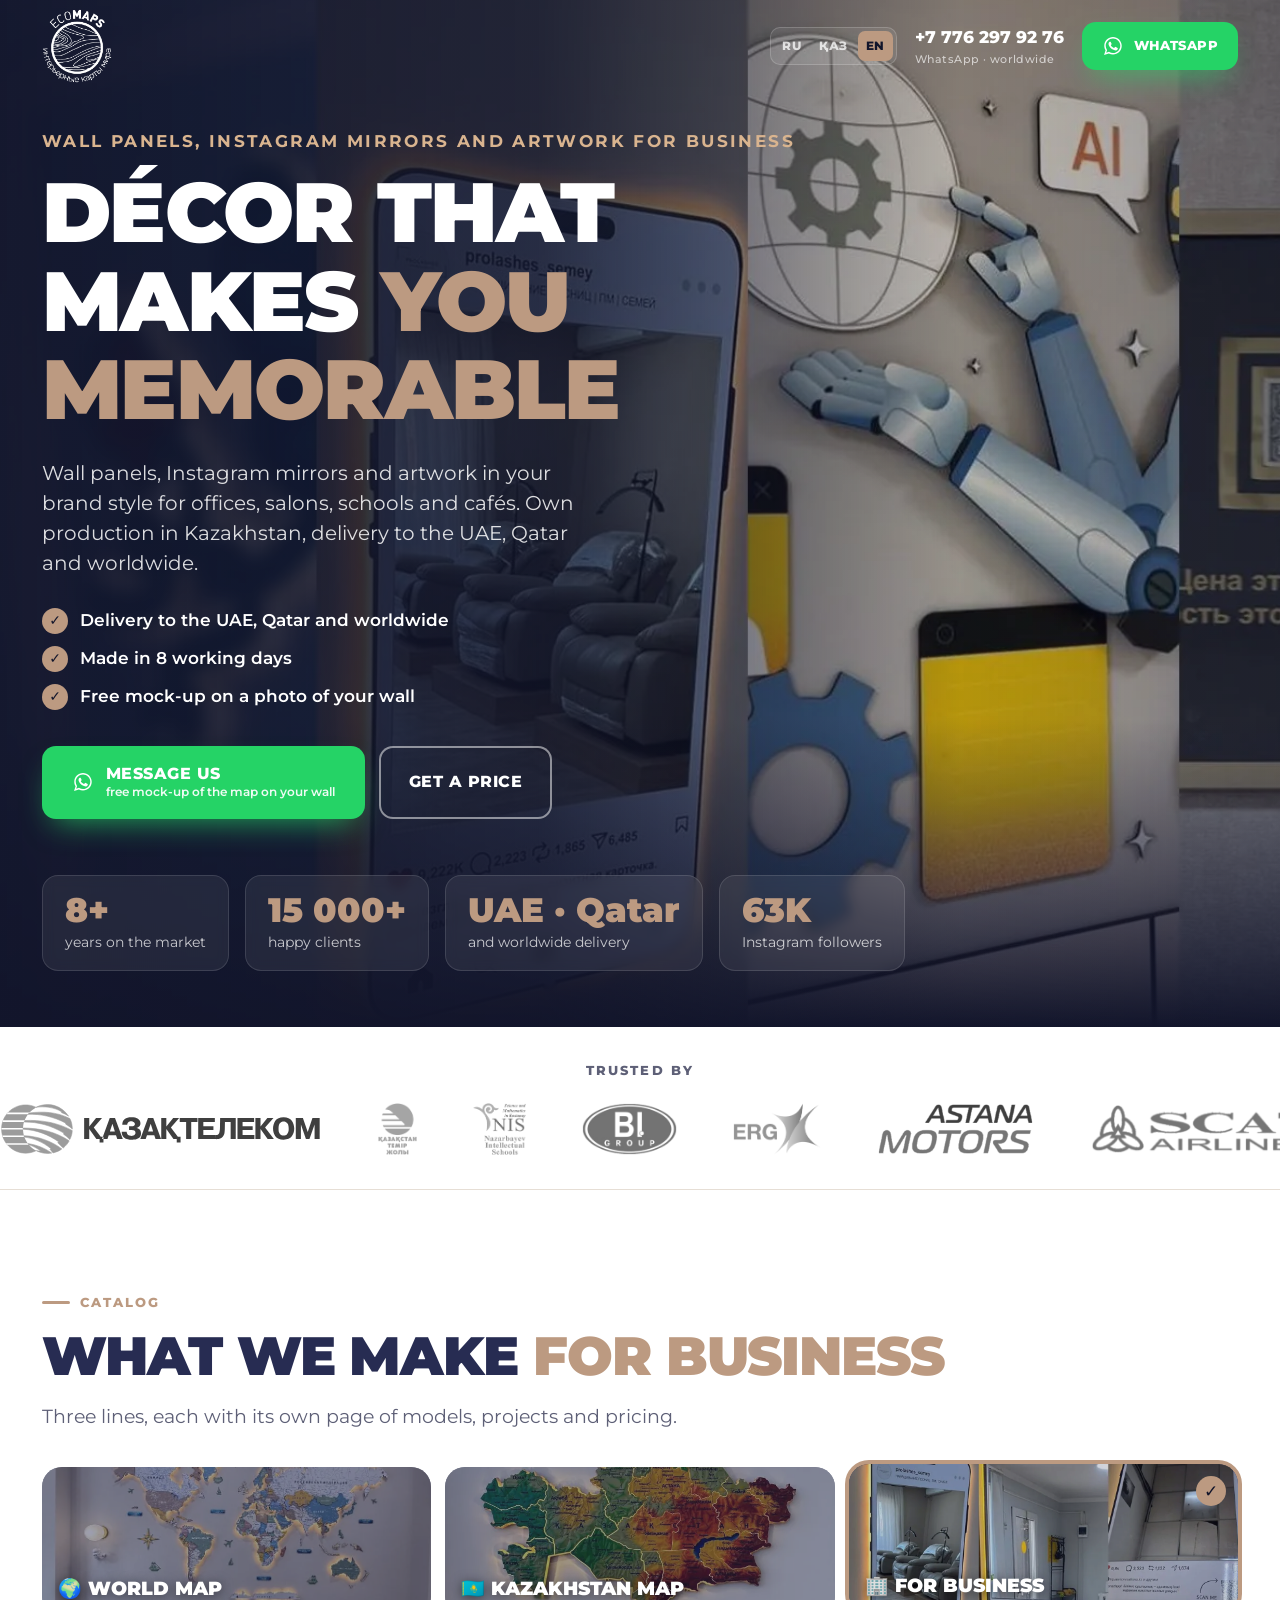
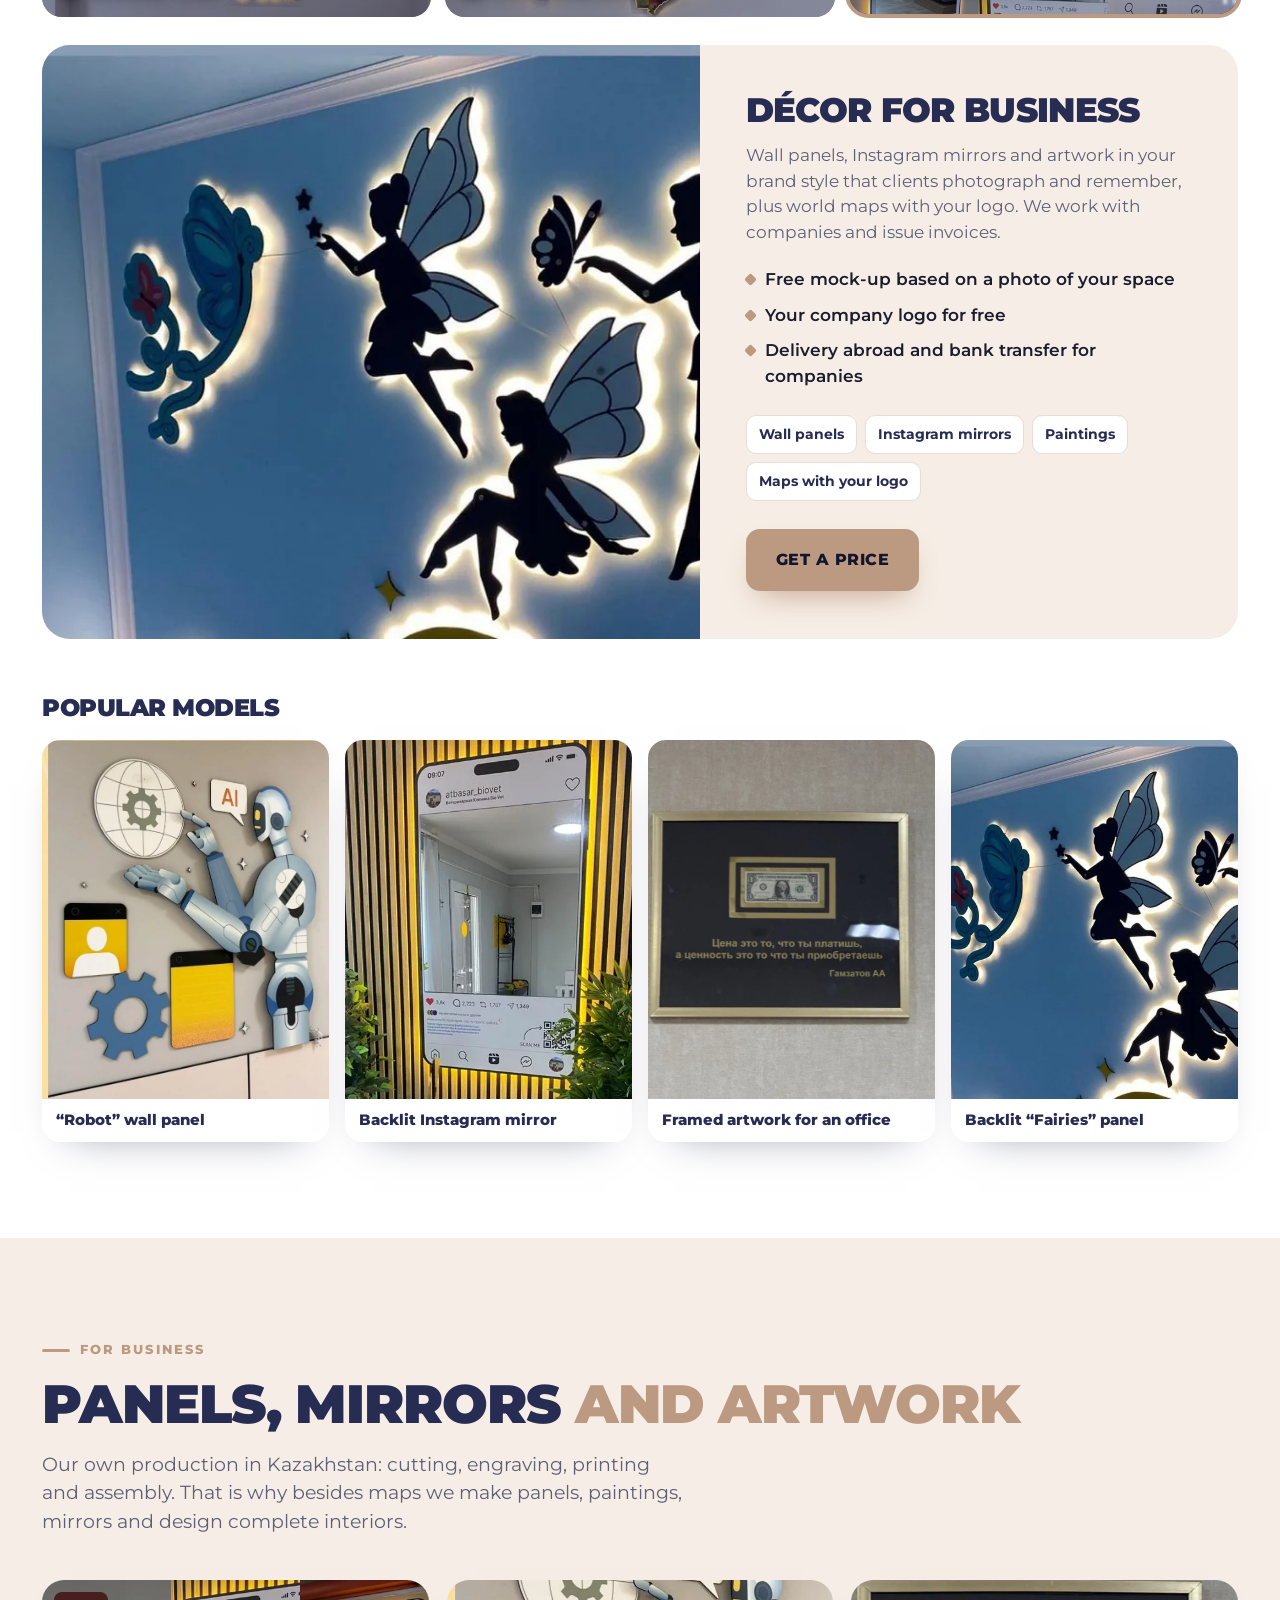
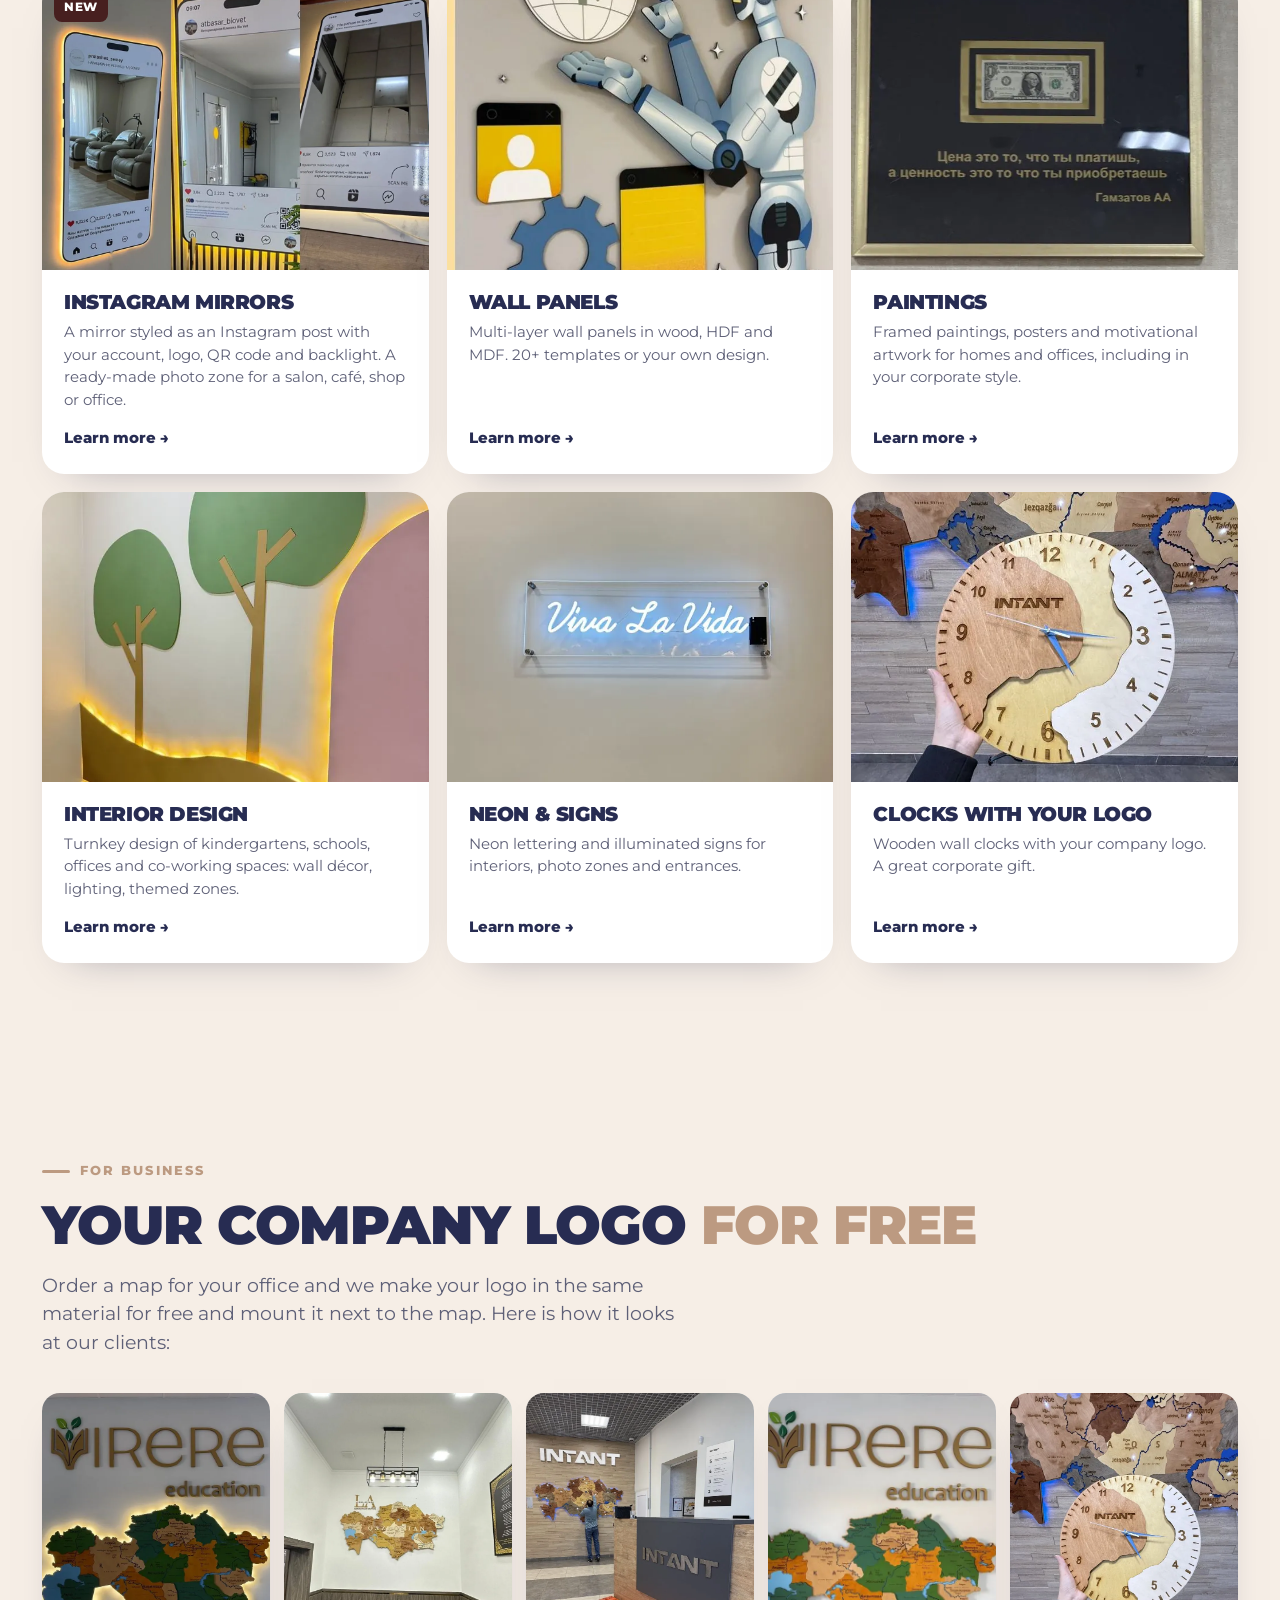
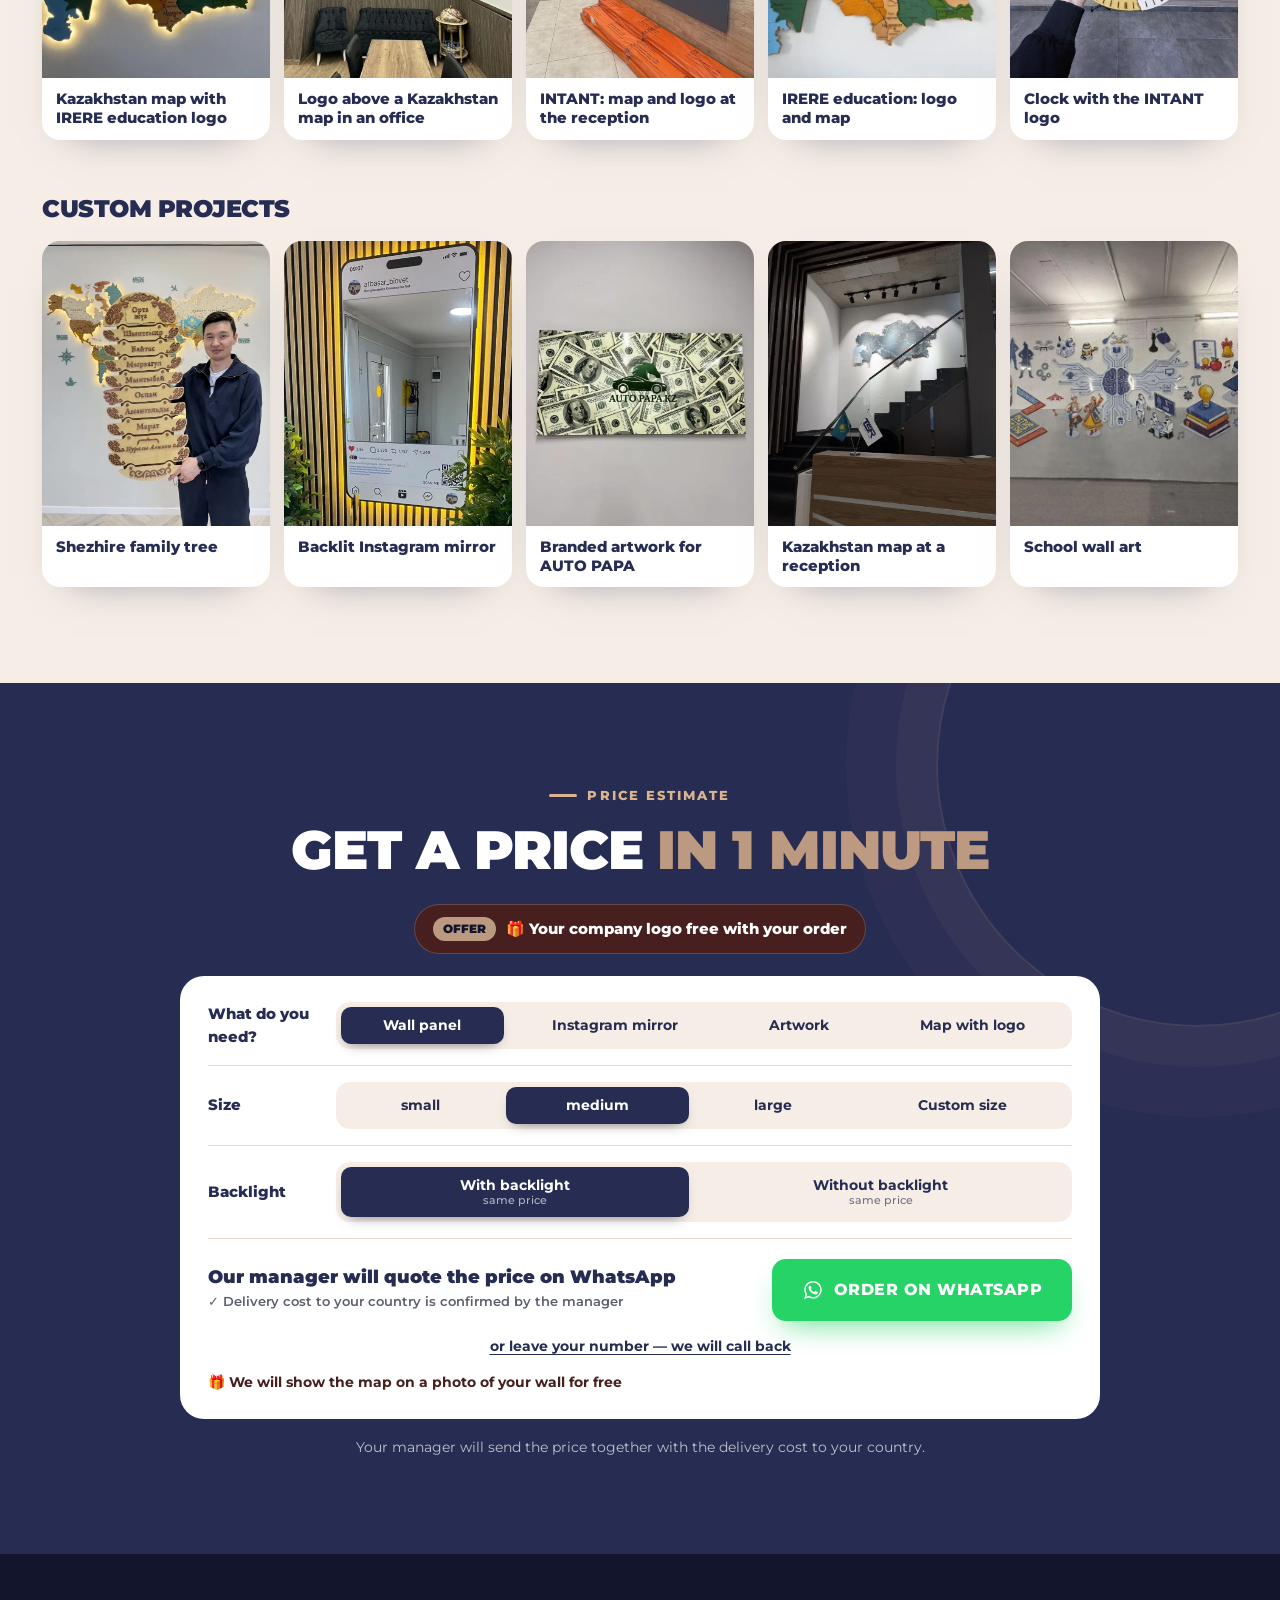
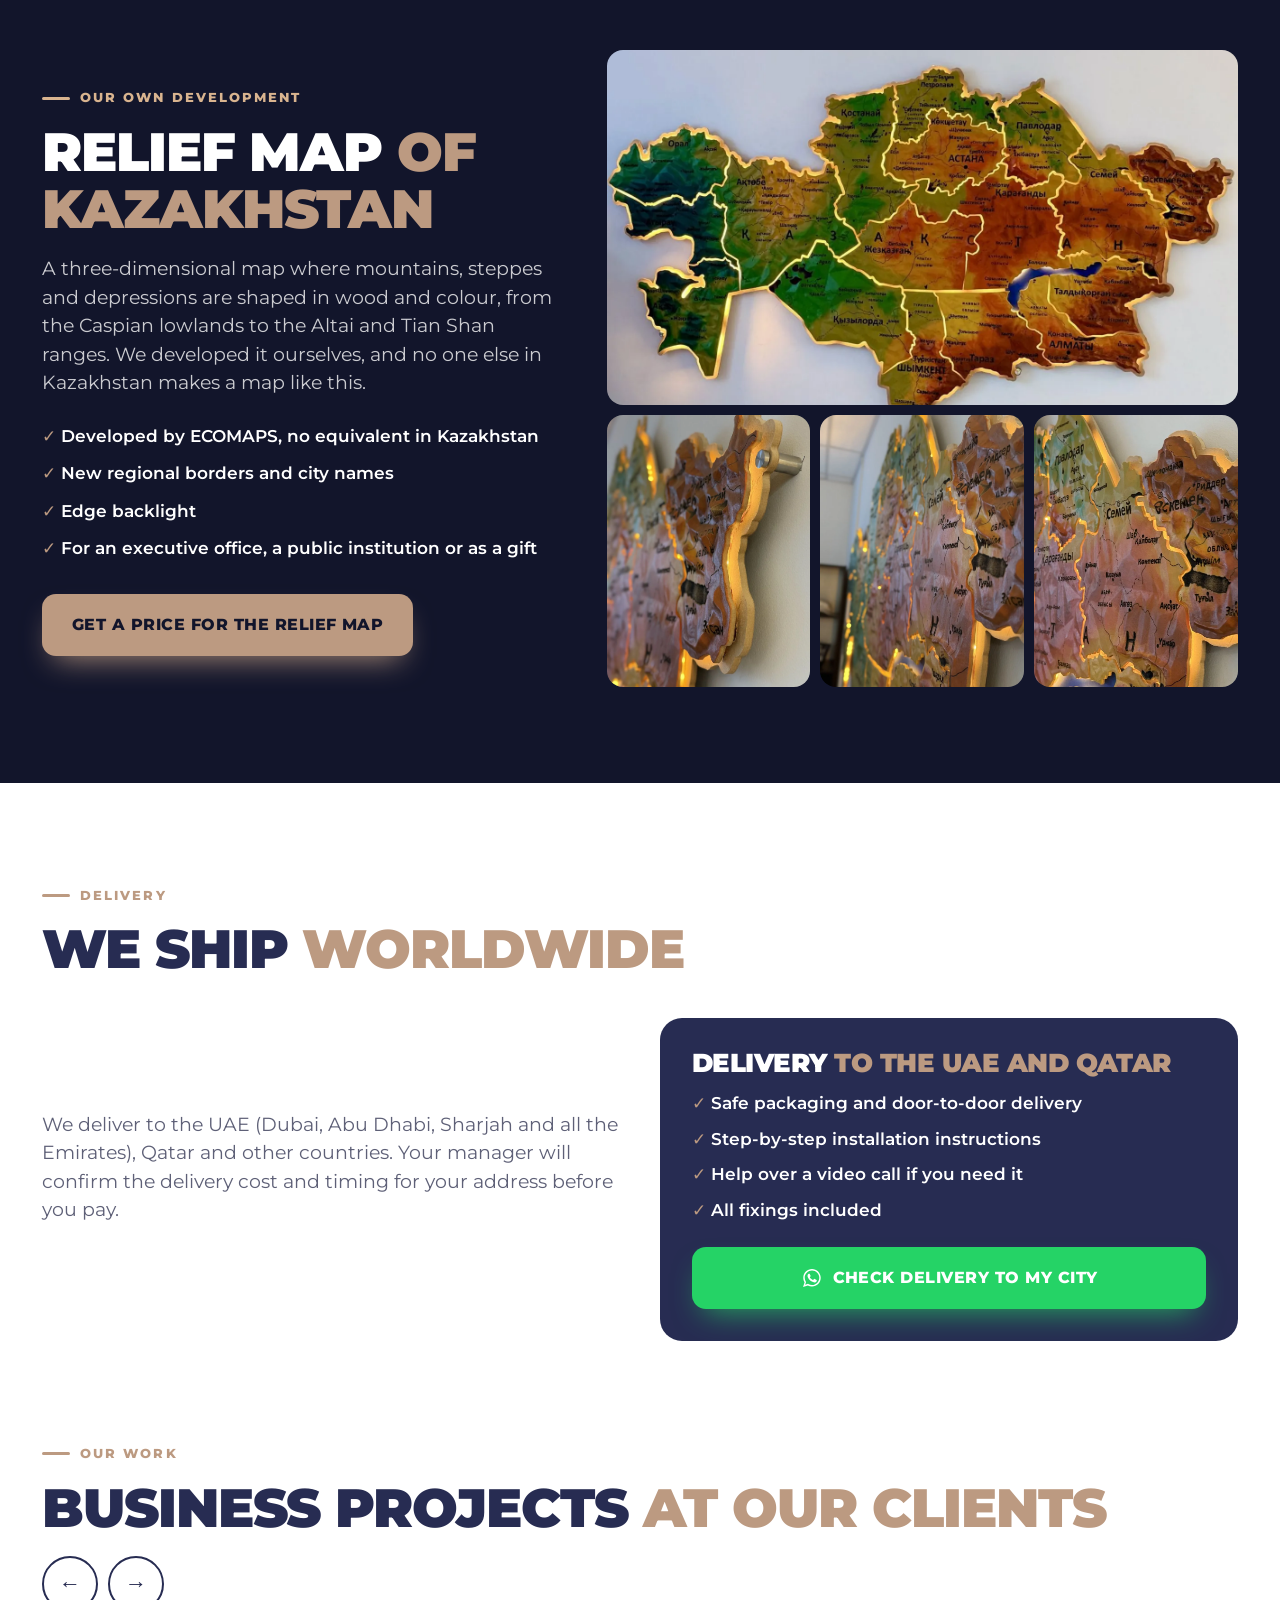
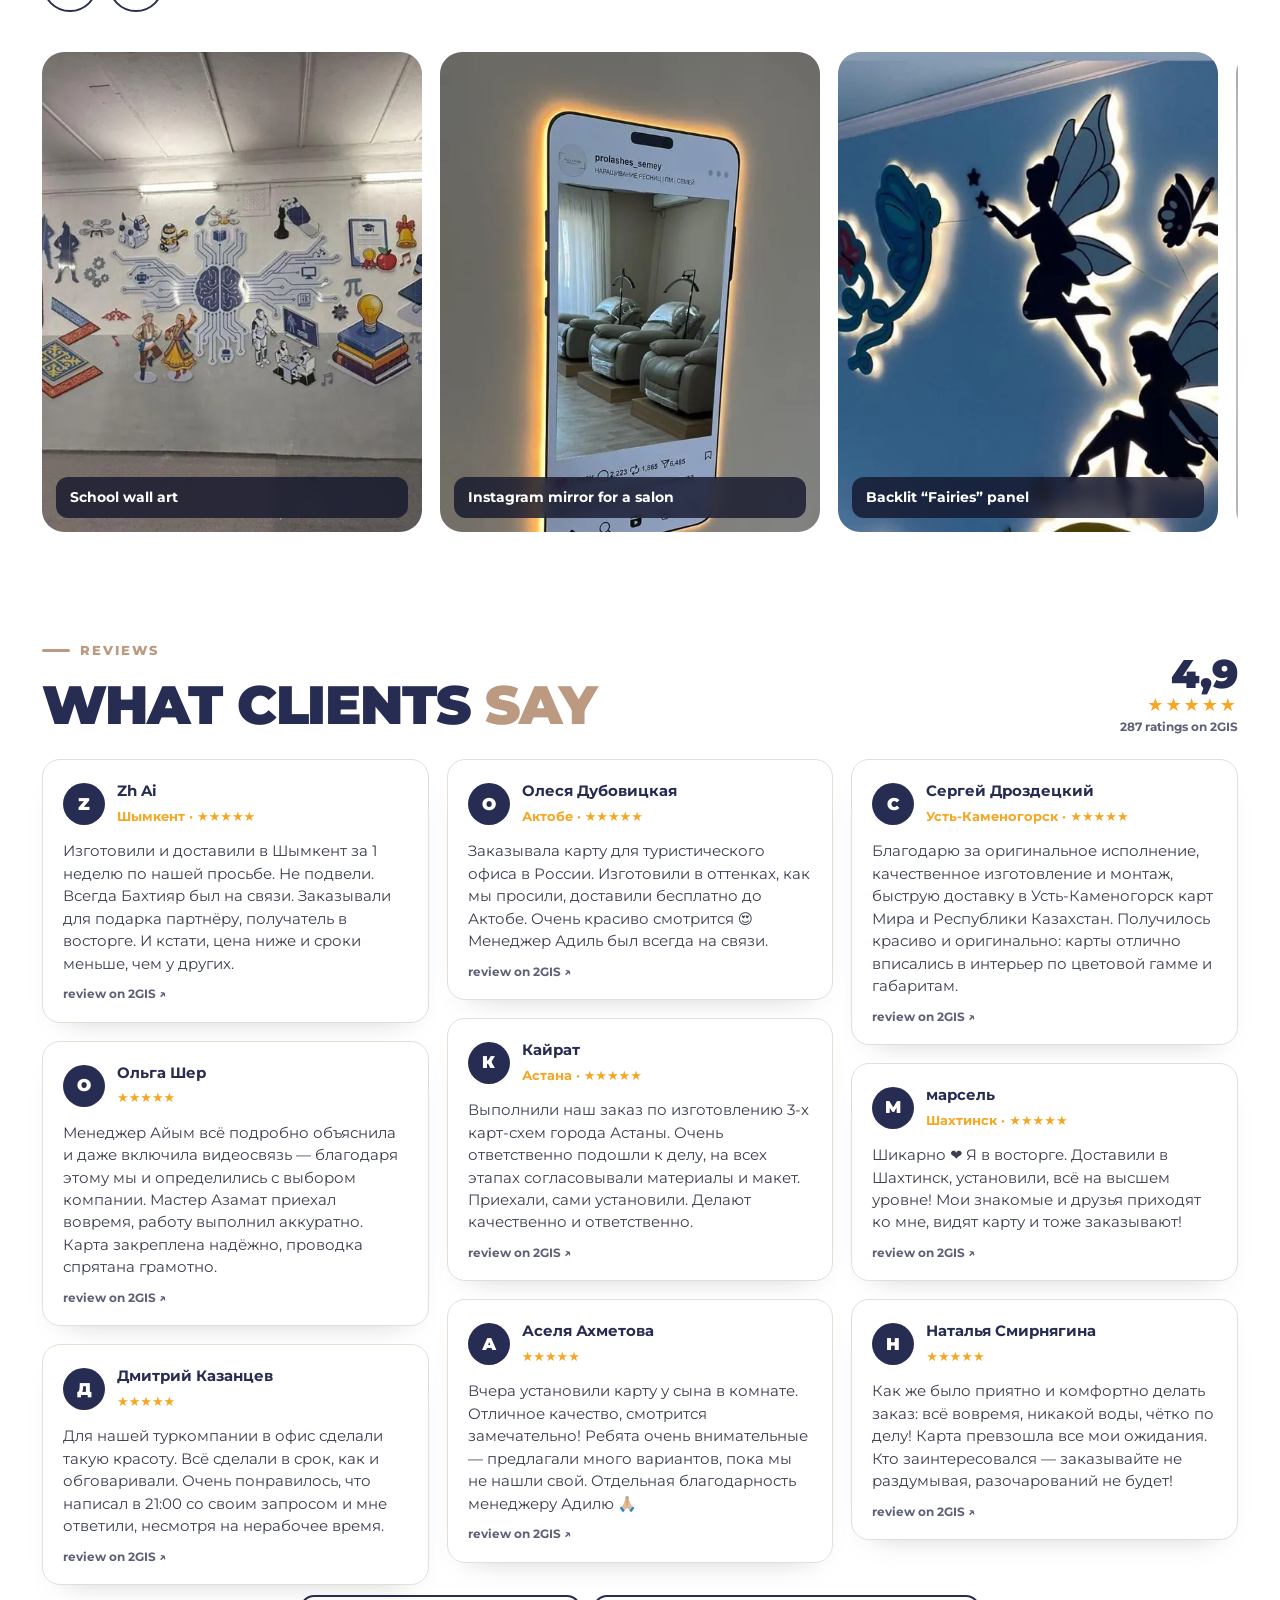
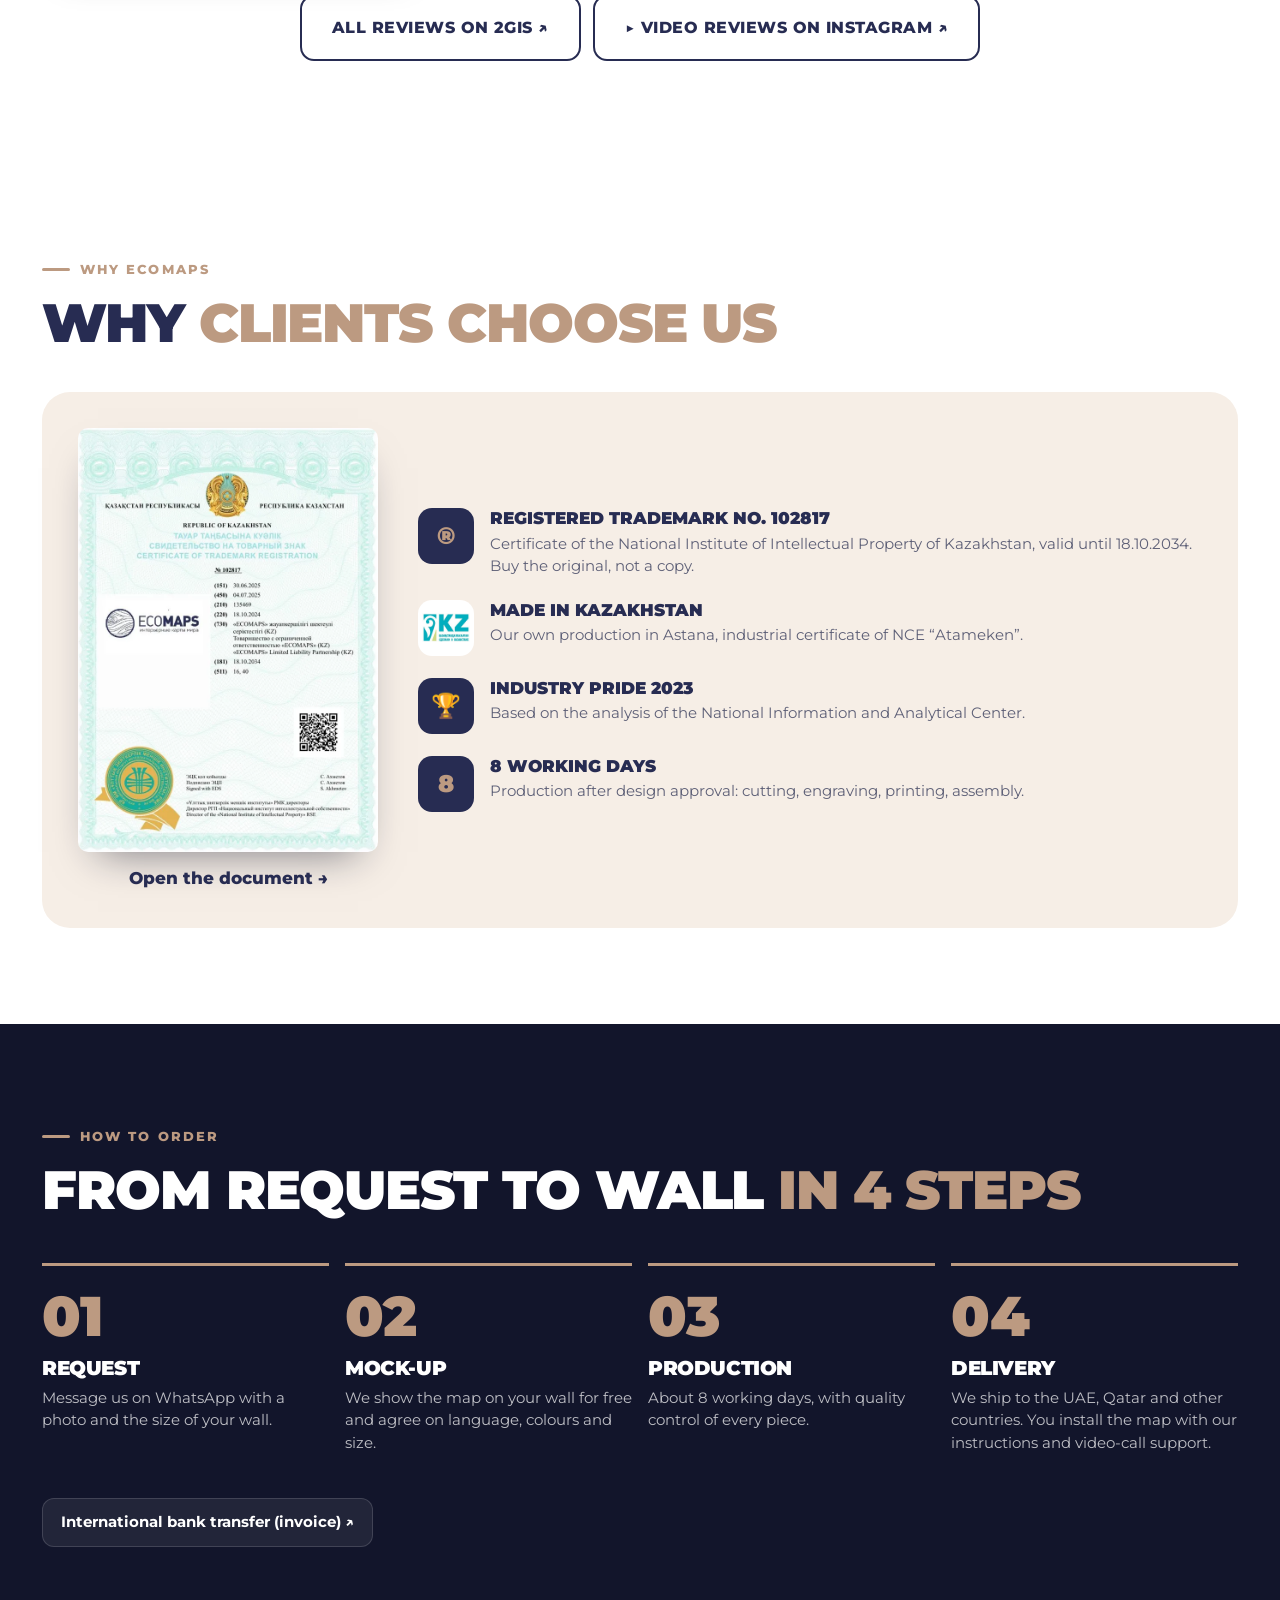
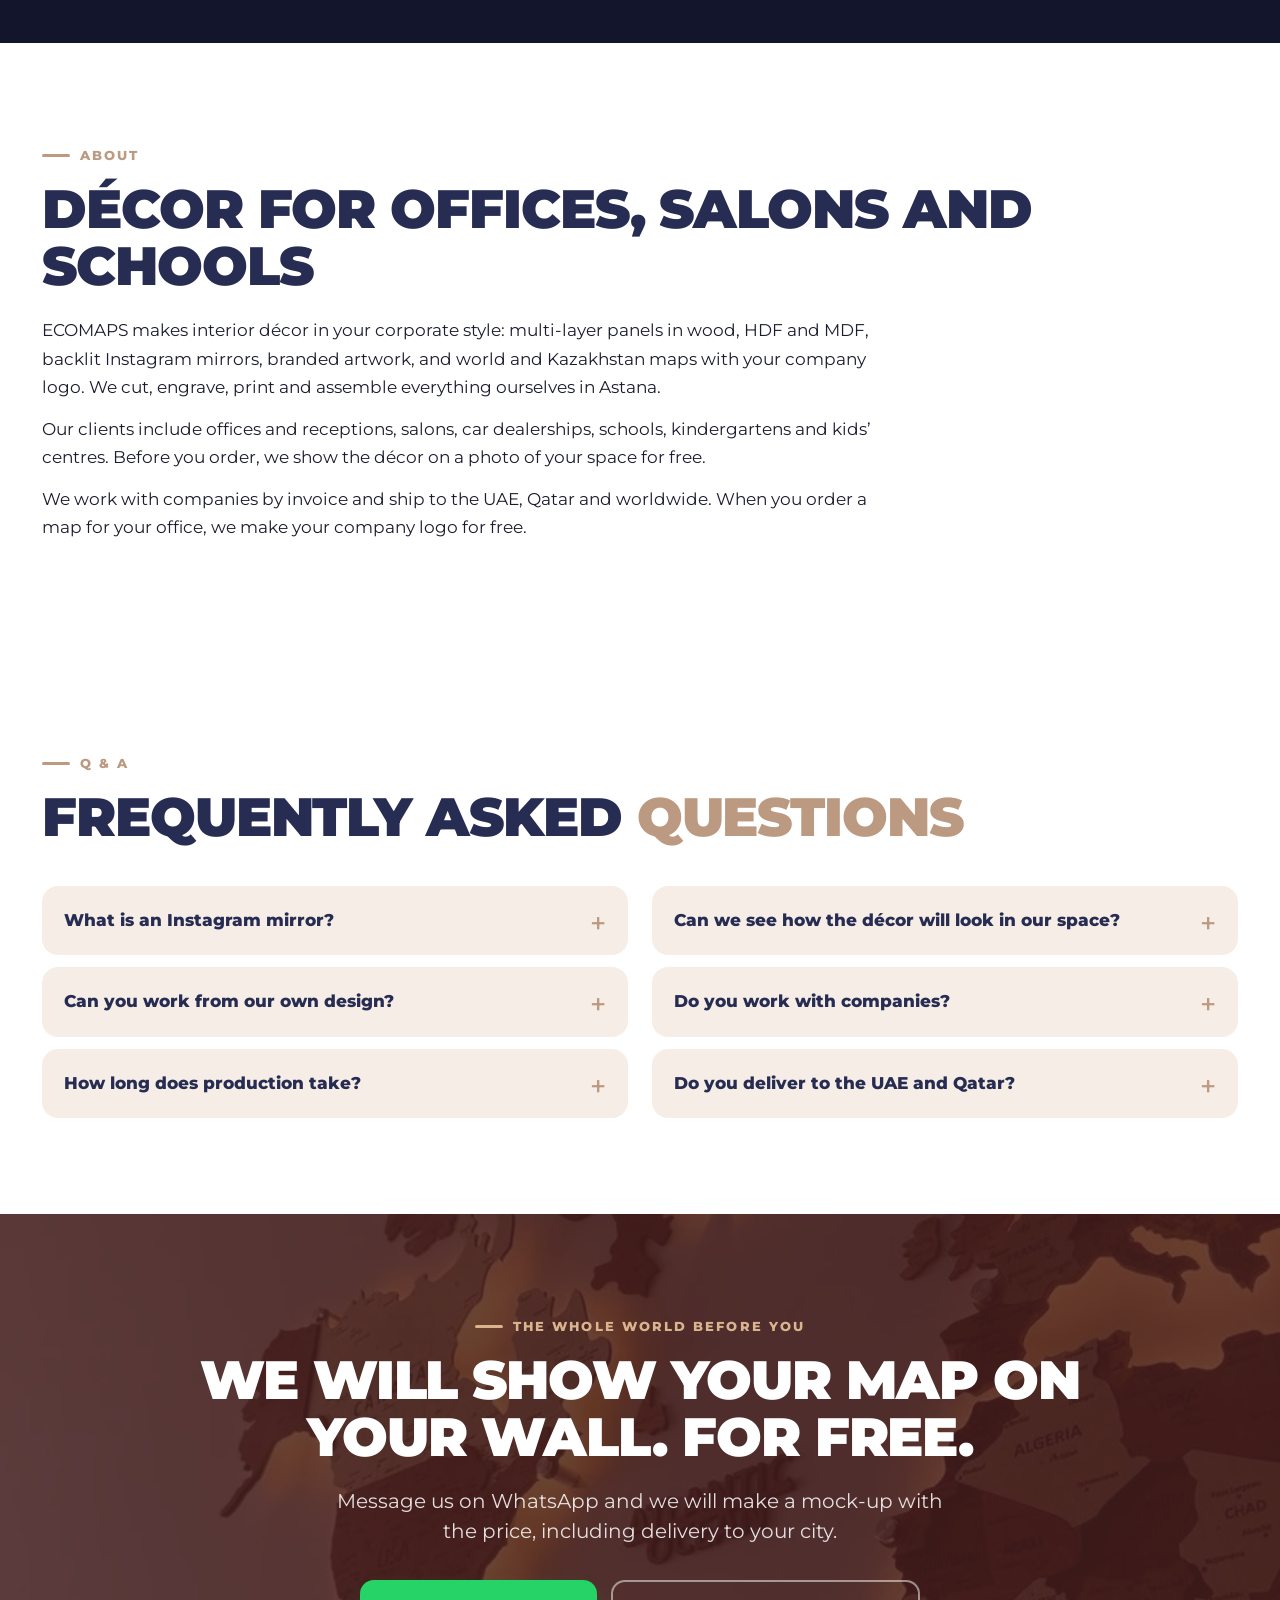
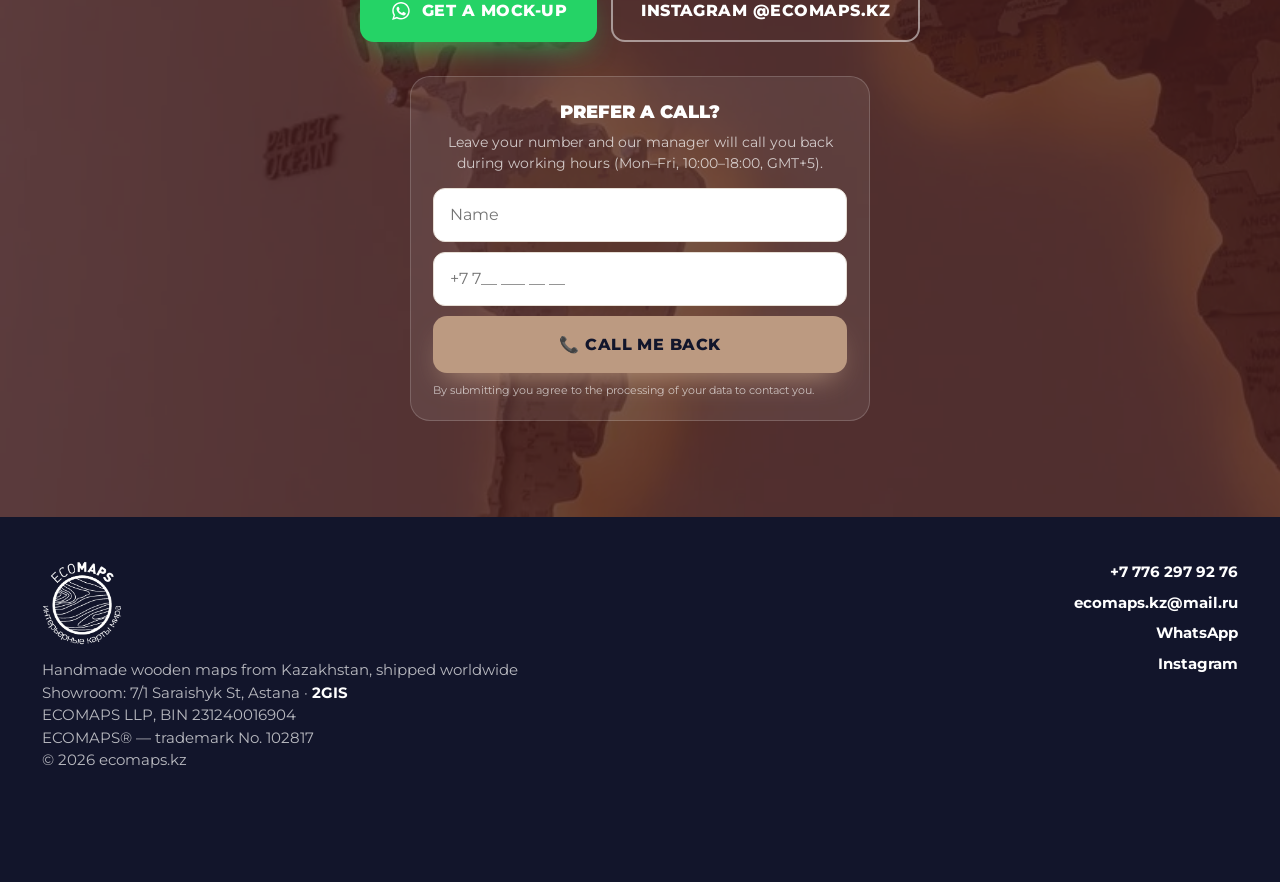
<file: en/business/index.html>
<!DOCTYPE html>
<html lang="en">
<head>
<meta charset="UTF-8">
<meta name="viewport" content="width=device-width, initial-scale=1">
<title>Business décor: panels, mirrors, artwork — ECOMAPS</title>
<meta name="description" content="Wall panels, Instagram mirrors, branded artwork and maps with your logo for offices, salons and schools. Made in Kazakhstan, shipped worldwide.">
<meta property="og:title" content="ECOMAPS — décor for business">
<meta property="og:description" content="Wall panels, Instagram mirrors, branded artwork and maps with your logo for offices, salons and schools. Made in Kazakhstan, shipped worldwide.">
<meta property="og:image" content="https://ecomaps.kz/img/hero-wide.jpg?v=f53d175c">
<meta property="og:url" content="https://ecomaps.kz/en/business/">
<meta property="og:type" content="website">
<link rel="canonical" href="https://ecomaps.kz/en/business/">
<script type="application/ld+json">{"@context": "https://schema.org", "@graph": [{"@type": ["Store", "Organization"], "@id": "https://ecomaps.kz/#store", "name": "ECOMAPS", "legalName": "ТОО «ECOMAPS»", "url": "https://ecomaps.kz/", "logo": "https://ecomaps.kz/img/ads/logo-square.png?v=f53d175c", "image": "https://ecomaps.kz/img/hero-wide.jpg?v=f53d175c", "telephone": "+77762979276", "priceRange": "₸₸", "address": {"@type": "PostalAddress", "streetAddress": "ул. Сарайшык, 7/1", "addressLocality": "Астана", "addressCountry": "KZ"}, "areaServed": [{"@type": "Country", "name": "Kazakhstan"}, {"@type": "Country", "name": "United Arab Emirates"}, {"@type": "Country", "name": "Qatar"}], "sameAs": ["https://www.instagram.com/ecomaps.kz/", "https://2gis.kz/astana/geo/70000001057229459", "https://l.kaspi.kz/shop/HHgEF6jwWSDbpnh"]}, {"@type": "WebPage", "@id": "https://ecomaps.kz/en/business/#page", "url": "https://ecomaps.kz/en/business/", "name": "Business décor: panels, mirrors, artwork — ECOMAPS", "description": "Wall panels, Instagram mirrors, branded artwork and maps with your logo for offices, salons and schools. Made in Kazakhstan, shipped worldwide.", "inLanguage": "en", "isPartOf": {"@type": "WebSite", "@id": "https://ecomaps.kz/#site", "url": "https://ecomaps.kz/", "name": "ECOMAPS"}, "about": {"@id": "https://ecomaps.kz/#store"}}, {"@type": "FAQPage", "mainEntity": [{"@type": "Question", "name": "What is an Instagram mirror?", "acceptedAnswer": {"@type": "Answer", "text": "A mirror styled as an Instagram post with your account, logo, QR code and backlight. It works as a photo zone in a salon, café, shop or office."}}, {"@type": "Question", "name": "Can we see how the décor will look in our space?", "acceptedAnswer": {"@type": "Answer", "text": "Yes. Send us a photo of the room on WhatsApp and we will make a free mock-up."}}, {"@type": "Question", "name": "Can you work from our own design?", "acceptedAnswer": {"@type": "Answer", "text": "Yes. We have over 20 ready panel templates, and we can also work from your artwork or in your corporate style."}}, {"@type": "Question", "name": "Do you work with companies?", "acceptedAnswer": {"@type": "Answer", "text": "Yes. We issue invoices for international bank transfer and ship to your country."}}, {"@type": "Question", "name": "How long does production take?", "acceptedAnswer": {"@type": "Answer", "text": "About 8 working days after design approval. Custom orders are scheduled individually."}}, {"@type": "Question", "name": "Do you deliver to the UAE and Qatar?", "acceptedAnswer": {"@type": "Answer", "text": "Yes. We ship from our workshop in Kazakhstan to the UAE, Qatar and other countries. Your manager confirms the delivery cost and timing for your address before you pay. Installation is simple: instructions and all fixings are included, and we can help over a video call."}}]}]}</script>
<link rel="alternate" hreflang="ru" href="https://ecomaps.kz/business/">
<link rel="alternate" hreflang="kk" href="https://ecomaps.kz/kz/business/">
<link rel="alternate" hreflang="en" href="https://ecomaps.kz/en/business/">
<link rel="alternate" hreflang="x-default" href="https://ecomaps.kz/business/">
<link rel="icon" type="image/png" href="../../img/favicon.png?v=f53d175c">
<script async src="https://www.googletagmanager.com/gtag/js?id=G-HMMT7JD949"></script>
<script>window.dataLayer=window.dataLayer||[];function gtag(){dataLayer.push(arguments);}gtag('js',new Date());gtag('config','G-HMMT7JD949');gtag('config','AW-826481600');</script>
<script>/* OpenAI Ads Pixel (конверсии рекламы в ChatGPT) */
!function(w,d,s,u){if(w.oaiq)return;var q=function(){q.q.push(arguments)};q.q=[];w.oaiq=q;var j=d.createElement(s);j.async=1;j.src=u;var f=d.getElementsByTagName(s)[0];f.parentNode.insertBefore(j,f)}(window,document,"script","https://bzrcdn.openai.com/sdk/oaiq.min.js");oaiq("init",{pixelId:"DipQq4rYeV9NBQEsWQdgFW",debug:true});</script>
<script>/* Яндекс Метрика с вебвизором (тот же счётчик, что на /whatsapp) */
var YM_ID=103848088;(function(m,e,t,r,i,k,a){m[i]=m[i]||function(){(m[i].a=m[i].a||[]).push(arguments)};m[i].l=1*new Date();k=e.createElement(t),a=e.getElementsByTagName(t)[0],k.async=1,k.src=r,a.parentNode.insertBefore(k,a)})(window,document,'script','https://mc.yandex.ru/metrika/tag.js?id='+YM_ID,'ym');
ym(YM_ID,'init',{webvisor:true,clickmap:true,trackLinks:true,accurateTrackBounce:true});
/* Meta Pixel (Facebook/Instagram реклама): впишите ID в src/build.py → META_PIXEL_ID */
var META_PIXEL_ID='576043711342731';if(META_PIXEL_ID){!function(f,b,e,v,n,t,s){if(f.fbq)return;n=f.fbq=function(){n.callMethod?n.callMethod.apply(n,arguments):n.queue.push(arguments)};if(!f._fbq)f._fbq=n;n.push=n;n.loaded=!0;n.version='2.0';n.queue=[];t=b.createElement(e);t.async=!0;t.src=v;s=b.getElementsByTagName(e)[0];s.parentNode.insertBefore(t,s)}(window,document,'script','https://connect.facebook.net/en_US/fbevents.js');fbq('init',META_PIXEL_ID);fbq('track','PageView');}
</script>
<script>/* TikTok Pixel (реклама в TikTok): ID в src/build.py → TT_PIXEL_ID */
!function (w, d, t) {
  w.TiktokAnalyticsObject=t;var ttq=w[t]=w[t]||[];ttq.methods=["page","track","identify","instances","debug","on","off","once","ready","alias","group","enableCookie","disableCookie","holdConsent","revokeConsent","grantConsent"],ttq.setAndDefer=function(t,e){t[e]=function(){t.push([e].concat(Array.prototype.slice.call(arguments,0)))}};for(var i=0;i<ttq.methods.length;i++)ttq.setAndDefer(ttq,ttq.methods[i]);ttq.instance=function(t){for(
var e=ttq._i[t]||[],n=0;n<ttq.methods.length;n++)ttq.setAndDefer(e,ttq.methods[n]);return e},ttq.load=function(e,n){var r="https://analytics.tiktok.com/i18n/pixel/events.js",o=n&&n.partner;ttq._i=ttq._i||{},ttq._i[e]=[],ttq._i[e]._u=r,ttq._t=ttq._t||{},ttq._t[e]=+new Date,ttq._o=ttq._o||{},ttq._o[e]=n||{};n=document.createElement("script")
;n.type="text/javascript",n.async=!0,n.src=r+"?sdkid="+e+"&lib="+t;e=document.getElementsByTagName("script")[0];e.parentNode.insertBefore(n,e)};
  ttq.load('DBQ1JJJC77UBQ4PDTHPG');
  ttq.page();
}(window, document, 'ttq');
</script>
<link rel="preconnect" href="https://fonts.googleapis.com">
<link rel="preconnect" href="https://fonts.gstatic.com" crossorigin>
<link href="https://fonts.googleapis.com/css2?family=Montserrat:wght@400;500;600;700;800;900&display=swap" rel="stylesheet">
<link rel="stylesheet" href="../../assets/style.css?v=34e55e02">
<style>.hero-bg{background-image:url(../../img/hero-biz.webp?v=f53d175c)}.final:before{background-image:url(../../img/g3.webp?v=f53d175c)}</style>
</head>
<body data-mode="biz">

<svg width="0" height="0" style="position:absolute">
  <symbol id="wa" viewBox="0 0 32 32"><path fill="currentColor" d="M16 3C9 3 3.3 8.6 3.3 15.6c0 2.4.7 4.7 1.9 6.7L3 29l6.9-2.1c1.9 1.1 4 1.6 6.1 1.6 7 0 12.7-5.7 12.7-12.7S23 3 16 3zm0 23.2c-1.9 0-3.8-.5-5.4-1.5l-.4-.2-4.1 1.2 1.3-4-.3-.4c-1.1-1.7-1.7-3.6-1.7-5.6C5.4 9.8 10.2 5 16 5s10.6 4.8 10.6 10.6S21.8 26.2 16 26.2zm5.8-7.9c-.3-.2-1.9-.9-2.2-1-.3-.1-.5-.2-.7.2-.2.3-.8 1-1 1.2-.2.2-.4.2-.7.1-.3-.2-1.3-.5-2.5-1.6-.9-.8-1.6-1.8-1.7-2.1-.2-.3 0-.5.1-.6l.5-.6c.2-.2.2-.3.3-.5.1-.2 0-.4 0-.6l-1-2.4c-.3-.6-.5-.5-.7-.5h-.6c-.2 0-.6.1-.9.4-.3.3-1.2 1.1-1.2 2.8s1.2 3.2 1.4 3.5c.2.2 2.4 3.6 5.7 5 .8.3 1.4.5 1.9.7.8.3 1.5.2 2.1.1.6-.1 1.9-.8 2.2-1.5.3-.7.3-1.4.2-1.5-.1-.1-.3-.2-.6-.4z"/></symbol>
</svg>

<header id="top">
  <div class="wrap nav">
    <a class="logo" href="#top" aria-label="ECOMAPS"><img src="../../img/logo-white.png?v=f53d175c" alt="ECOMAPS — interior world maps" width="70" height="74"></a>
    <nav class="menu">
      <a href="#catalog">Catalog</a>
      <a href="#services" data-m="biz">Services</a>
      <a href="#calc">Get a price</a>
      <a href="#trust">About us</a>
      <a href="#works">Our work</a>
      <a href="#faq">FAQ</a>
    </nav>
    <div class="hdr-r">
      <div class="lang"><a href="/business/" hreflang="ru">RU</a><a href="/kz/business/" hreflang="kk">ҚАЗ</a><a href="/en/business/" hreflang="en" class="on">EN</a></div>
      <a class="phone js-wa" href="https://wa.me/77064299895?text=Hello%21%20I%27m%20interested%20in%20a%20wooden%20world%20map%20%28from%20ecomaps.kz/en%29." data-place="phone" data-choose>+7 776 297 92 76<small>WhatsApp · worldwide</small></a>
      <a class="btn btn-wa js-wa" href="https://wa.me/77064299895?text=Hello%21%20I%27m%20interested%20in%20a%20wooden%20world%20map%20%28from%20ecomaps.kz/en%29." data-place="header"><svg><use href="#wa"/></svg><span>WhatsApp</span></a>
    </div>
  </div>
</header>

<main>
<section class="hero">
  <div class="hero-bg" role="img" aria-label="Wall panel, Instagram mirror and artwork"></div>
  <div class="wrap">
    <h1 class="reveal h1-key">Wall panels, Instagram mirrors and artwork for business</h1>
    <p class="h1s reveal">Décor that makes <em>you memorable</em></p>
    <p class="lead reveal">Wall panels, Instagram mirrors and artwork in your brand style for offices, salons, schools and cafés. Own production in Kazakhstan, delivery to the UAE, Qatar and worldwide.</p>
    <ul class="checks reveal">
      <li>Delivery to the UAE, Qatar and worldwide</li>
      <li>Made in 8 working days</li>
      <li>Free mock-up on a photo of your wall</li>
    </ul>
    <div class="cta reveal">
      <a class="btn btn-wa btn-2l js-wa" href="https://wa.me/77064299895?text=Hello%21%20I%27m%20interested%20in%20a%20wooden%20world%20map%20%28from%20ecomaps.kz/en%29." data-place="hero"><svg><use href="#wa"/></svg><span>Message us<small>free mock-up of the map on your wall</small></span></a>
      <a class="btn btn-line" href="#calc">Get a price</a>
    </div>
    
    <div class="stats reveal">
      <div class="stat"><b>8+</b><span>years on the market</span></div>
      <div class="stat"><b>15 000+</b><span>happy clients</span></div>
      <div class="stat"><b>UAE · Qatar</b><span>and worldwide delivery</span></div>
      <div class="stat"><b>63K</b><span>Instagram followers</span></div>
    </div>
  </div>
</section>

<div class="logos" id="clients">
  <div class="lbl">Trusted by</div>
  <div class="track" id="track"></div>
</div>

<section id="catalog">
  <div class="wrap">
    <span class="kicker">Catalog</span>
    <h2>What we make <span class="t">for business</span></h2>
    <p class="sub">Three lines, each with its own page of models, projects and pricing.</p>
    <nav class="modes">
      <a class="md" data-set="world" href="/en/#catalog"><img src="../../img/tab-world.webp?v=f53d175c" alt="World map"><span>🌍 World map</span></a>
      <a class="md" data-set="kz" href="/en/kazakhstan/#catalog"><img src="../../img/kz/k-phys.webp?v=f53d175c" alt="Kazakhstan map"><span>🇰🇿 Kazakhstan map</span></a>
      <a class="md" data-set="biz" href="/en/business/#catalog"><img src="../../img/mirrors/mirrors-cover.webp?v=f53d175c" alt="For business"><span>🏢 For business</span></a>
    </nav>

    
    
    <div class="pane" data-m="biz">
      <div class="ph"><img src="../../img/panels/fairies.webp?v=f53d175c" alt="Décor for business" loading="lazy"></div>
      <div class="tx">
        <h3>Décor for business</h3><p>Wall panels, Instagram mirrors and artwork in your brand style that clients photograph and remember, plus world maps with your logo. We work with companies and issue invoices.</p>
        <ul><li>Free mock-up based on a photo of your space</li><li>Your company logo for free</li><li>Delivery abroad and bank transfer for companies</li></ul>
        <div class="chips"><span>Wall panels</span><span>Instagram mirrors</span><span>Paintings</span><span>Maps with your logo</span></div>
        <a class="btn btn-gold" href="#calc">Get a price</a>
      </div>
    </div>

    <h3 class="h3s">Popular models</h3>
    <div class="models" id="models"></div>
  </div>
</section>

<section class="relief" id="relief" data-m="kz biz">
  <div class="wrap">
    <div class="rl">
      <div>
        <span class="kicker" style="color:var(--gold)">Our own development</span>
        <h2>Relief map <span class="t">of Kazakhstan</span></h2>
        <p class="sub">A three-dimensional map where mountains, steppes and depressions are shaped in wood and colour, from the Caspian lowlands to the Altai and Tian Shan ranges. We developed it ourselves, and no one else in Kazakhstan makes a map like this.</p>
        <ul class="rl-l"><li>Developed by ECOMAPS, no equivalent in Kazakhstan</li><li>New regional borders and city names</li><li>Edge backlight</li><li>For an executive office, a public institution or as a gift</li></ul>
        <a class="btn btn-gold js-wa" href="https://wa.me/77064299895?text=Hello%21%20I%27m%20interested%20in%20a%20wooden%20world%20map%20%28from%20ecomaps.kz/en%29." data-place="relief">Get a price for the relief map</a>
      </div>
      <div class="rl-g">
        <img class="big" src="../../img/relief/r3019.webp?v=f53d175c" alt="Relief map of Kazakhstan" loading="lazy">
        <img src="../../img/relief/r3021.webp?v=f53d175c" alt="Side view of the Kazakhstan relief map: carved mountains and edge backlight" loading="lazy">
        <img src="../../img/relief/r3022.webp?v=f53d175c" alt="Backlit relief of the Abai and East Kazakhstan regions" loading="lazy">
        <img src="../../img/relief/r3020.webp?v=f53d175c" alt="East Kazakhstan on the relief map: Altai, Oskemen, Zaisan" loading="lazy">
      </div>
    </div>
  </div>
</section>

<section class="gift-sec" id="gifts" data-m="biz">
  <div class="wrap">
    <span class="kicker">For business</span>
    <h2>Your company logo <span class="t">for free</span></h2>
    <p class="sub">Order a map for your office and we make your logo in the same material for free and mount it next to the map. Here is how it looks at our clients:</p>
    <div class="gal" id="giftGal"></div>
    <h3 class="h3s">Custom projects</h3>
    <div class="gal" id="indivGal"></div>
  </div>
</section>

<section class="svc-sec" id="services" data-m="biz">
  <div class="wrap">
    <span class="kicker" data-m="biz">For business</span>
    <h2 data-m="biz">Panels, mirrors <span class="t">and artwork</span></h2>
    <p class="sub">Our own production in Kazakhstan: cutting, engraving, printing and assembly. That is why besides maps we make panels, paintings, mirrors and design complete interiors.</p>
    <div class="svc">
      <div class="sv reveal"><div class="im"><img src="../../img/mirrors/mirrors-cover.webp?v=f53d175c" alt="Instagram mirrors" loading="lazy"><span class="new">New</span></div><div class="bd"><h3>Instagram mirrors</h3><p>A mirror styled as an Instagram post with your account, logo, QR code and backlight. A ready-made photo zone for a salon, café, shop or office.</p><a class="js-wa" href="https://wa.me/77064299895?text=Hello%21%20I%27m%20interested%20in%20a%20wooden%20world%20map%20%28from%20ecomaps.kz/en%29." data-place="svc-mirrors">Learn more →</a></div></div>
      <div class="sv reveal"><div class="im"><img src="../../img/services/panels.webp?v=f53d175c" alt="Wall panels" loading="lazy"></div><div class="bd"><h3>Wall panels</h3><p>Multi-layer wall panels in wood, HDF and MDF. 20+ templates or your own design.</p><a class="js-wa" href="https://wa.me/77064299895?text=Hello%21%20I%27m%20interested%20in%20a%20wooden%20world%20map%20%28from%20ecomaps.kz/en%29." data-place="svc-panels">Learn more →</a></div></div>
      <div class="sv reveal"><div class="im"><img src="../../img/services/painting.webp?v=f53d175c" alt="Paintings" loading="lazy"></div><div class="bd"><h3>Paintings</h3><p>Framed paintings, posters and motivational artwork for homes and offices, including in your corporate style.</p><a class="js-wa" href="https://wa.me/77064299895?text=Hello%21%20I%27m%20interested%20in%20a%20wooden%20world%20map%20%28from%20ecomaps.kz/en%29." data-place="svc-paintings">Learn more →</a></div></div>
      <div class="sv reveal"><div class="im"><img src="../../img/services/interior.webp?v=f53d175c" alt="Interior design" loading="lazy"></div><div class="bd"><h3>Interior design</h3><p>Turnkey design of kindergartens, schools, offices and co-working spaces: wall décor, lighting, themed zones.</p><a class="js-wa" href="https://wa.me/77064299895?text=Hello%21%20I%27m%20interested%20in%20a%20wooden%20world%20map%20%28from%20ecomaps.kz/en%29." data-place="svc-interior">Learn more →</a></div></div>
      <div class="sv reveal"><div class="im"><img src="../../img/services/neon.webp?v=f53d175c" alt="Neon &amp; signs" loading="lazy"></div><div class="bd"><h3>Neon &amp; signs</h3><p>Neon lettering and illuminated signs for interiors, photo zones and entrances.</p><a class="js-wa" href="https://wa.me/77064299895?text=Hello%21%20I%27m%20interested%20in%20a%20wooden%20world%20map%20%28from%20ecomaps.kz/en%29." data-place="svc-neon">Learn more →</a></div></div>
      <div class="sv reveal"><div class="im"><img src="../../img/services/clock.webp?v=f53d175c" alt="Clocks with your logo" loading="lazy"></div><div class="bd"><h3>Clocks with your logo</h3><p>Wooden wall clocks with your company logo. A great corporate gift.</p><a class="js-wa" href="https://wa.me/77064299895?text=Hello%21%20I%27m%20interested%20in%20a%20wooden%20world%20map%20%28from%20ecomaps.kz/en%29." data-place="svc-clock">Learn more →</a></div></div>
    </div>
  </div>
</section>

<section class="calc-sec" id="calc">
  <div class="wrap">
    <div class="calc-in">
      <span class="kicker" style="color:var(--gold)">Price estimate</span>
      <h2>Get a price <span class="t">in 1 minute</span></h2>
      <div class="promo"><i>Offer</i> 🎁 Your company logo free with your order</div>
      <div class="calc2">
        <div class="row"><span class="lbl">What do you need?</span><div class="seg" data-k="type">
          <button class="on" data-np>Wall panel</button><button data-np>Instagram mirror</button><button data-np>Artwork</button><button data-np>Map with logo</button>
        </div></div>
        <div class="row"><span class="lbl">Size</span><div class="seg" data-k="size">
          <button>small</button><button class="on">medium</button><button>large</button><button>Custom size</button>
        </div></div>
        <div class="row"><span class="lbl">Backlight</span><div class="seg" data-k="light">
          <button class="on">With backlight<small>same price</small></button><button>Without backlight<small>same price</small></button>
        </div></div>
        <div class="go">
          <div class="price" id="calcPrice" aria-live="polite"></div>
          <a class="btn btn-wa js-wa" id="sendCalc" href="https://wa.me/77064299895?text=Hello%21%20I%27m%20interested%20in%20a%20wooden%20world%20map%20%28from%20ecomaps.kz/en%29." data-place="calc"><svg><use href="#wa"/></svg>Order on WhatsApp</a>
        </div>
        <p class="cb-link"><a href="#" data-cb="calc">or leave your number — we will call back</a></p>
        <p class="gift-l">🎁 We will show the map on a photo of your wall for free</p>
      </div>
      <p class="calc-note">Your manager will send the price together with the delivery cost to your country.</p>
    </div>
  </div>
</section>

<section id="geo">
  <div class="wrap">
    <span class="kicker">Delivery</span>
    <h2>We ship <span class="t">worldwide</span></h2>
    <div class="geo" style="margin-top:40px">
      <div>
        <p class="sub" style="margin:0 0 24px">We deliver to the UAE (Dubai, Abu Dhabi, Sharjah and all the Emirates), Qatar and other countries. Your manager will confirm the delivery cost and timing for your address before you pay.</p>
      </div>
      <div class="geo-card reveal">
        <h3>Delivery <span>to the UAE and Qatar</span></h3>
        <ul><li>Safe packaging and door-to-door delivery</li><li>Step-by-step installation instructions</li><li>Help over a video call if you need it</li><li>All fixings included</li></ul>
        <a class="btn btn-wa js-wa" href="https://wa.me/77064299895?text=Hello%21%20I%27m%20interested%20in%20a%20wooden%20world%20map%20%28from%20ecomaps.kz/en%29." data-place="geo"><svg><use href="#wa"/></svg>Check delivery to my city</a>
      </div>
    </div>
  </div>
</section>

<section id="works" style="padding-top:0">
  <div class="wrap">
    <div class="car-head">
      <div><span class="kicker">Our work</span><h2><span data-m="biz">Business projects</span> <span class="t">at our clients</span></h2></div>
      <div class="arrows" data-car="carWorks"><button aria-label="←">←</button><button aria-label="→">→</button></div>
    </div>
    <div class="car" id="carWorks"></div>
  </div>
</section>

<section class="rv-sec" id="reviews">
  <div class="wrap">
    <div class="car-head">
      <div><span class="kicker">Reviews</span><h2>What clients <span class="t">say</span></h2></div>
      <a class="rv-score" href="https://2gis.kz/astana/firm/70000001057229459/tab/reviews" target="_blank" rel="noopener" data-track="outbound" data-to="2gis-reviews"><b>4,9</b><span class="rv-st">★★★★★</span><small>287 ratings on 2GIS</small></a>
    </div>
    <div class="rvs"><figure class="rv"><div class="rv-top"><span class="ava">Z</span><figcaption><b>Zh Ai</b><small>Шымкент · ★★★★★</small></figcaption></div><blockquote>Изготовили и доставили в Шымкент за 1 неделю по нашей просьбе. Не подвели. Всегда Бахтияр был на связи. Заказывали для подарка партнёру, получатель в восторге. И кстати, цена ниже и сроки меньше, чем у других.</blockquote><a class="rv-src" href="https://2gis.kz/astana/firm/70000001057229459/tab/reviews" target="_blank" rel="noopener" data-track="outbound" data-to="2gis-reviews">review on 2GIS ↗</a></figure><figure class="rv"><div class="rv-top"><span class="ava">О</span><figcaption><b>Ольга Шер</b><small>★★★★★</small></figcaption></div><blockquote>Менеджер Айым всё подробно объяснила и даже включила видеосвязь — благодаря этому мы и определились с выбором компании. Мастер Азамат приехал вовремя, работу выполнил аккуратно. Карта закреплена надёжно, проводка спрятана грамотно.</blockquote><a class="rv-src" href="https://2gis.kz/astana/firm/70000001057229459/tab/reviews" target="_blank" rel="noopener" data-track="outbound" data-to="2gis-reviews">review on 2GIS ↗</a></figure><figure class="rv"><div class="rv-top"><span class="ava">Д</span><figcaption><b>Дмитрий Казанцев</b><small>★★★★★</small></figcaption></div><blockquote>Для нашей туркомпании в офис сделали такую красоту. Всё сделали в срок, как и обговаривали. Очень понравилось, что написал в 21:00 со своим запросом и мне ответили, несмотря на нерабочее время.</blockquote><a class="rv-src" href="https://2gis.kz/astana/firm/70000001057229459/tab/reviews" target="_blank" rel="noopener" data-track="outbound" data-to="2gis-reviews">review on 2GIS ↗</a></figure><figure class="rv"><div class="rv-top"><span class="ava">О</span><figcaption><b>Олеся Дубовицкая</b><small>Актобе · ★★★★★</small></figcaption></div><blockquote>Заказывала карту для туристического офиса в России. Изготовили в оттенках, как мы просили, доставили бесплатно до Актобе. Очень красиво смотрится 😍 Менеджер Адиль был всегда на связи.</blockquote><a class="rv-src" href="https://2gis.kz/astana/firm/70000001057229459/tab/reviews" target="_blank" rel="noopener" data-track="outbound" data-to="2gis-reviews">review on 2GIS ↗</a></figure><figure class="rv"><div class="rv-top"><span class="ava">К</span><figcaption><b>Кайрат</b><small>Астана · ★★★★★</small></figcaption></div><blockquote>Выполнили наш заказ по изготовлению 3-х карт-схем города Астаны. Очень ответственно подошли к делу, на всех этапах согласовывали материалы и макет. Приехали, сами установили. Делают качественно и ответственно.</blockquote><a class="rv-src" href="https://2gis.kz/astana/firm/70000001057229459/tab/reviews" target="_blank" rel="noopener" data-track="outbound" data-to="2gis-reviews">review on 2GIS ↗</a></figure><figure class="rv"><div class="rv-top"><span class="ava">А</span><figcaption><b>Аселя Ахметова</b><small>★★★★★</small></figcaption></div><blockquote>Вчера установили карту у сына в комнате. Отличное качество, смотрится замечательно! Ребята очень внимательные — предлагали много вариантов, пока мы не нашли свой. Отдельная благодарность менеджеру Адилю 🙏🏼</blockquote><a class="rv-src" href="https://2gis.kz/astana/firm/70000001057229459/tab/reviews" target="_blank" rel="noopener" data-track="outbound" data-to="2gis-reviews">review on 2GIS ↗</a></figure><figure class="rv"><div class="rv-top"><span class="ava">С</span><figcaption><b>Сергей Дроздецкий</b><small>Усть-Каменогорск · ★★★★★</small></figcaption></div><blockquote>Благодарю за оригинальное исполнение, качественное изготовление и монтаж, быструю доставку в Усть-Каменогорск карт Мира и Республики Казахстан. Получилось красиво и оригинально: карты отлично вписались в интерьер по цветовой гамме и габаритам.</blockquote><a class="rv-src" href="https://2gis.kz/astana/firm/70000001057229459/tab/reviews" target="_blank" rel="noopener" data-track="outbound" data-to="2gis-reviews">review on 2GIS ↗</a></figure><figure class="rv"><div class="rv-top"><span class="ava">М</span><figcaption><b>марсель</b><small>Шахтинск · ★★★★★</small></figcaption></div><blockquote>Шикарно ❤️ Я в восторге. Доставили в Шахтинск, установили, всё на высшем уровне! Мои знакомые и друзья приходят ко мне, видят карту и тоже заказывают!</blockquote><a class="rv-src" href="https://2gis.kz/astana/firm/70000001057229459/tab/reviews" target="_blank" rel="noopener" data-track="outbound" data-to="2gis-reviews">review on 2GIS ↗</a></figure><figure class="rv"><div class="rv-top"><span class="ava">Н</span><figcaption><b>Наталья Смирнягина</b><small>★★★★★</small></figcaption></div><blockquote>Как же было приятно и комфортно делать заказ: всё вовремя, никакой воды, чётко по делу! Карта превзошла все мои ожидания. Кто заинтересовался — заказывайте не раздумывая, разочарований не будет!</blockquote><a class="rv-src" href="https://2gis.kz/astana/firm/70000001057229459/tab/reviews" target="_blank" rel="noopener" data-track="outbound" data-to="2gis-reviews">review on 2GIS ↗</a></figure></div>
    <div class="rv-more">
      <a class="btn btn-line-d" href="https://2gis.kz/astana/firm/70000001057229459/tab/reviews" target="_blank" rel="noopener" data-track="outbound" data-to="2gis-reviews">All reviews on 2GIS ↗</a>
      <a class="btn btn-line-d" href="https://www.instagram.com/stories/highlights/17927520688482894/" target="_blank" rel="noopener" data-track="outbound" data-to="instagram-reviews">▶ Video reviews on Instagram ↗</a>
    </div>
  </div>
</section>

<section class="trust-sec" id="trust">
  <div class="wrap">
    <span class="kicker">Why ECOMAPS</span>
    <h2>Why <span class="t">clients choose us</span></h2>
    <div class="trust1 reveal">
      <a class="t-cert" href="../../img/trust/trademark.jpg?v=f53d175c" target="_blank" rel="noopener" data-track="cert_open">
        <img src="../../img/trust/trademark.webp?v=f53d175c" alt="Registered trademark No. 102817" loading="lazy">
        <span>Open the document →</span>
      </a>
      <ul class="t-list">
        <li><i class="ic">®</i><div><b>Registered trademark No. 102817</b><p>Certificate of the National Institute of Intellectual Property of Kazakhstan, valid until 18.10.2034. Buy the original, not a copy.</p></div></li>
        <li><i class="ic img"><img src="../../img/trust/made-in-kz.png?v=f53d175c" alt="Made in Kazakhstan"></i><div><b>Made in Kazakhstan</b><p>Our own production in Astana, industrial certificate of NCE “Atameken”.</p></div></li>
        <li><i class="ic">🏆</i><div><b>Industry Pride 2023</b><p>Based on the analysis of the National Information and Analytical Center.</p></div></li>
        <li><i class="ic">8</i><div><b>8 working days</b><p>Production after design approval: cutting, engraving, printing, assembly.</p></div></li>
      </ul>
    </div>
  </div>
</section>

<section class="steps-sec" id="how">
  <div class="wrap">
    <span class="kicker">How to order</span>
    <h2>From request to wall <span class="t">in 4 steps</span></h2>
    <div class="steps">
      <div class="st reveal"><h3>Request</h3><p>Message us on WhatsApp with a photo and the size of your wall.</p></div>
      <div class="st reveal"><h3>Mock-up</h3><p>We show the map on your wall for free and agree on language, colours and size.</p></div>
      <div class="st reveal"><h3>Production</h3><p>About 8 working days, with quality control of every piece.</p></div>
      <div class="st reveal"><h3>Delivery</h3><p>We ship to the UAE, Qatar and other countries. You install the map with our instructions and video-call support.</p></div>
    </div>
    <div class="pay"><a class="js-wa" href="https://wa.me/77064299895?text=Hello%21%20I%27m%20interested%20in%20a%20wooden%20world%20map%20%28from%20ecomaps.kz/en%29." data-place="pay-corp">International bank transfer (invoice) ↗</a></div>
  </div>
</section>

<section class="about-sec" id="about">
  <div class="wrap">
    <span class="kicker">About</span>
    <h2>Décor for offices, salons and schools</h2>
    <div class="about-tx"><p>ECOMAPS makes interior décor in your corporate style: multi-layer panels in wood, HDF and MDF, backlit Instagram mirrors, branded artwork, and world and Kazakhstan maps with your company logo. We cut, engrave, print and assemble everything ourselves in Astana.</p><p>Our clients include offices and receptions, salons, car dealerships, schools, kindergartens and kids’ centres. Before you order, we show the décor on a photo of your space for free.</p><p>We work with companies by invoice and ship to the UAE, Qatar and worldwide. When you order a map for your office, we make your company logo for free.</p></div>
  </div>
</section>

<section id="faq">
  <div class="wrap">
    <span class="kicker">Q &amp; A</span>
    <h2>Frequently asked <span class="t">questions</span></h2>
    <div class="faq">
      <details><summary><h3>What is an Instagram mirror?</h3></summary><p>A mirror styled as an Instagram post with your account, logo, QR code and backlight. It works as a photo zone in a salon, café, shop or office.</p></details>
      <details><summary><h3>Can we see how the décor will look in our space?</h3></summary><p>Yes. Send us a photo of the room on WhatsApp and we will make a free mock-up.</p></details>
      <details><summary><h3>Can you work from our own design?</h3></summary><p>Yes. We have over 20 ready panel templates, and we can also work from your artwork or in your corporate style.</p></details>
      <details><summary><h3>Do you work with companies?</h3></summary><p>Yes. We issue invoices for international bank transfer and ship to your country.</p></details>
      <details><summary><h3>How long does production take?</h3></summary><p>About 8 working days after design approval. Custom orders are scheduled individually.</p></details>
      <details><summary><h3>Do you deliver to the UAE and Qatar?</h3></summary><p>Yes. We ship from our workshop in Kazakhstan to the UAE, Qatar and other countries. Your manager confirms the delivery cost and timing for your address before you pay. Installation is simple: instructions and all fixings are included, and we can help over a video call.</p></details>
    </div>
  </div>
</section>

<section class="final">
  <div class="wrap">
    <span class="kicker" style="color:var(--gold)">The whole world before you</span>
    <h2>We will show your map on your wall. For free.</h2>
    <p>Message us on WhatsApp and we will make a mock-up with the price, including delivery to your city.</p>
    <div class="cta">
      <a class="btn btn-wa js-wa" href="https://wa.me/77064299895?text=Hello%21%20I%27m%20interested%20in%20a%20wooden%20world%20map%20%28from%20ecomaps.kz/en%29." data-place="final"><svg><use href="#wa"/></svg>Get a mock-up</a>
      <a class="btn btn-line" href="https://www.instagram.com/ecomaps.kz/" target="_blank" rel="noopener">Instagram @ecomaps.kz</a>
    </div>
    <div class="cb-box">
      <b>Prefer a call?</b><p>Leave your number and our manager will call you back during working hours (Mon–Fri, 10:00–18:00, GMT+5).</p>
    <form class="cbf" novalidate data-place="final">
      <input type="text" name="name" placeholder="Name" autocomplete="given-name" maxlength="60">
      <input type="tel" name="phone" placeholder="+7 7__ ___ __ __" autocomplete="tel" inputmode="tel" required maxlength="20">
      <input type="text" name="website" class="hp" tabindex="-1" autocomplete="off" aria-hidden="true">
      <button class="btn btn-gold" type="submit">📞 Call me back</button>
      <small class="cb-note">By submitting you agree to the processing of your data to contact you.</small>
      <p class="cb-msg" role="status"></p>
    </form>
    </div>
  </div>
</section>
</main>

<footer>
  <div class="wrap foot">
    <div>
      <a class="logo" href="#top" style="margin-bottom:14px"><img src="../../img/logo-white.png?v=f53d175c" alt="ECOMAPS" width="84" height="88"></a>
      Handmade wooden maps from Kazakhstan, shipped worldwide<br>Showroom: 7/1 Saraishyk St, Astana · <a href="https://2gis.kz/astana/geo/70000001057229459" target="_blank" rel="noopener">2GIS</a><br>ECOMAPS LLP, BIN 231240016904<br>ECOMAPS® — trademark No. 102817<br>© <span id="y">2026</span> ecomaps.kz
    </div>
    <nav>
      <a class="js-wa" href="https://wa.me/77064299895?text=Hello%21%20I%27m%20interested%20in%20a%20wooden%20world%20map%20%28from%20ecomaps.kz/en%29." data-place="phone" data-choose>+7 776 297 92 76</a>
      <a href="mailto:ecomaps.kz@mail.ru">ecomaps.kz@mail.ru</a>
      <a class="js-wa" href="https://wa.me/77064299895?text=Hello%21%20I%27m%20interested%20in%20a%20wooden%20world%20map%20%28from%20ecomaps.kz/en%29." data-place="footer">WhatsApp</a>
      <a href="https://www.instagram.com/ecomaps.kz/" target="_blank" rel="noopener" data-track="outbound" data-to="instagram">Instagram</a>
      
    </nav>
  </div>
</footer>

<div class="sheet" id="sheet" hidden>
  <div class="sheet-box" role="dialog" aria-label="How would you like to contact us?">
    <button class="sheet-x" aria-label="×">×</button>
    <b>How would you like to contact us?</b>
    <a class="btn btn-wa js-wa" id="sheetWa" href="https://wa.me/77064299895?text=Hello%21%20I%27m%20interested%20in%20a%20wooden%20world%20map%20%28from%20ecomaps.kz/en%29." data-place="phone-wa"><svg><use href="#wa"/></svg><span class="m-only">WhatsApp: chat or call</span><span class="d-only">Open WhatsApp</span></a>
    <p class="hint">A chat with our manager will open. To call, tap 📞 at the top of the chat.</p>
    <p class="hint hint-d">WhatsApp will open on your computer (app or WhatsApp Web). Our number: +7 776 297 92 76</p>
    <a class="btn btn-gold" href="tel:+77762979276" data-place="phone-call">📞 Regular phone call</a>
    <div class="sheet-cb"><p class="or">or leave your number — we will call back</p>
    <form class="cbf" novalidate data-place="sheet">
      <input type="text" name="name" placeholder="Name" autocomplete="given-name" maxlength="60">
      <input type="tel" name="phone" placeholder="+7 7__ ___ __ __" autocomplete="tel" inputmode="tel" required maxlength="20">
      <input type="text" name="website" class="hp" tabindex="-1" autocomplete="off" aria-hidden="true">
      <button class="btn btn-gold" type="submit">📞 Call me back</button>
      <small class="cb-note">By submitting you agree to the processing of your data to contact you.</small>
      <p class="cb-msg" role="status"></p>
    </form>
    </div>
  </div>
</div>

<div class="lb" id="lb" hidden>
  <button class="lb-x" aria-label="×">×</button>
  <button class="lb-nav lb-prev" aria-label="←">‹</button>
  <figure><img id="lbImg" alt=""><figcaption><span id="lbCap"></span><a class="btn btn-wa js-wa" href="https://wa.me/77064299895?text=Hello%21%20I%27m%20interested%20in%20a%20wooden%20world%20map%20%28from%20ecomaps.kz/en%29." data-place="lightbox"><svg><use href="#wa"/></svg>I want this</a></figcaption></figure>
  <button class="lb-nav lb-next" aria-label="→">›</button>
  <div class="lb-n" id="lbN"></div>
</div>

<div class="modebar" id="modebar" aria-label="Site sections">
  <span class="mb-l">Site sections:</span>
  <a data-set="world" href="/en/#catalog">🌍 <span class="l">World map</span><span class="s">World maps</span></a><a data-set="kz" href="/en/kazakhstan/#catalog">🇰🇿 <span class="l">Kazakhstan map</span><span class="s">KZ maps</span></a><a data-set="biz" href="/en/business/#catalog">🏢 <span class="l">For business</span><span class="s">Business</span></a>
</div>

<a class="fab js-wa" href="https://wa.me/77064299895?text=Hello%21%20I%27m%20interested%20in%20a%20wooden%20world%20map%20%28from%20ecomaps.kz/en%29." data-place="fab" aria-label="WhatsApp"><svg viewBox="0 0 32 32"><use href="#wa"/></svg></a>

<script>
const P='../../', I18N={"cap": {"g1": "Backlit world map", "physical": "Physical world map", "kids": "Light map for a kids’ room", "g7": "World map with flags", "hero": "World map in a living room", "g2": "World map in an office", "g3": "Backlight close-up", "g4": "Director’s office", "g5": "Cool backlight", "g6": "Study", "g8": "Light backlit map", "light": "Warm backlight", "world": "World map in an apartment", "detail": "Every country is a separate piece", "install": "Installation", "kazakhstan": "Kazakhstan map with new regions", "kz/k-navy": "Night-style backlit Kazakhstan map", "kz/k-phys": "Physical map of Kazakhstan", "kz/k-phys2": "Backlit physical map of Kazakhstan", "kz/k-dark": "Kazakhstan map in a meeting room", "kz/k-reception": "Kazakhstan map at a reception", "relief/r3019": "3D relief map of Kazakhstan", "relief/r3018": "Relief map of Kazakhstan", "irere": "Kazakhstan map with IRERE education logo", "office": "Kazakhstan map and INTANT logo", "tab-kz": "Kazakhstan map in brand colours", "gift/la": "Logo above a Kazakhstan map in an office", "gift/intant": "INTANT: map and logo at the reception", "gift/irere2": "IRERE education: logo and map", "gift/clock": "Clock with the INTANT logo", "gift/shezhire": "Shezhire family tree", "gift/autopapa": "Branded artwork for AUTO PAPA", "mirrors/m1": "Instagram mirror for a salon", "mirrors/m3": "Backlit Instagram mirror", "services/poster": "Branded artwork for a car dealer", "services/interior2": "Kindergarten interior", "panels/school-mural": "School wall art", "services/panels": "“Robot” wall panel", "services/painting": "Framed artwork for an office", "panels/fairies": "Backlit “Fairies” panel", "panels/space-corridor": "“Space” corridor design", "panels/kids-robot": "Panel for a kids’ centre", "panels/planets": "“Planets” panel", "mirrors/m4": "Instagram mirror for a school"}, "calc": {"per": "₸/mo", "inst": "with Kaspi 0-0-12 installments", "free": "Delivery cost to your country is confirmed by the manager", "ask": "Our manager will quote the price on WhatsApp", "or": "or", "disc": ""}, "cb": {"ok": "Thank you! We will call you during working hours.", "bad": "Please check the phone number", "err": "Could not send. Please message us on WhatsApp."}};
const $=s=>document.querySelector(s), $$=s=>[...document.querySelectorAll(s)];
const LANG=document.documentElement.lang;

/* ---------- аналитика: GA4 + Яндекс Метрика (вебвизор) + Meta Pixel ---------- */
let MODE='world';
function track(ev,p){p=Object.assign({lang:LANG,mode:MODE},p||{});
  try{gtag('event',ev,p)}catch(e){}
  /* Google Ads: конверсия «Клик WhatsApp с сайта» (аккаунт 929-122-4347) */
  try{if(ev==='whatsapp_click'||ev==='phone_call') gtag('event','conversion',{send_to:'AW-826481600/ZKglCIKfqrQdEMC3jIoD'})}catch(e){}
  try{if(window.ym&&YM_ID) ym(YM_ID,'reachGoal',ev,p)}catch(e){}
  /* TikTok: клик WhatsApp/звонок = Contact, расчёт цены = SubmitForm */
  try{if(window.ttq){const tts={whatsapp_click:'Contact',phone_call:'Contact',calc_submit:'SubmitForm'}[ev]; if(tts) ttq.track(tts,{content_name:ev+(p.place?':'+p.place:'')})}}catch(e){}
  try{if(window.fbq){const std={whatsapp_click:'Contact',phone_call:'Contact',calc_submit:'Lead',callback_lead:'Lead',outbound:'ViewContent'}[ev]; std?fbq('track',std,p):fbq('trackCustom',ev,p)}}catch(e){}
}

$('#y').textContent=new Date().getFullYear();
const hdr=$('header'), mb=$('#modebar'), cat=$('#catalog'), fin=$('.final');
const onS=()=>{hdr.classList.toggle('solid',scrollY>40);
  const h=$('.hero').getBoundingClientRect();
  const hb=hdr.getBoundingClientRect().bottom; mb.style.top=Math.round(hb)+'px'; /* полоска разделов — сразу под шапкой (с акционной полосой шапка выше) */
  const dn=scrollY>(window._ly||0)+4, up=scrollY<(window._ly||0)-4; if(dn||up) window._ly=scrollY;
  const past=h.bottom<hb; if(!past) mb._h=false; else if(dn&&innerWidth<=640) mb._h=true; else if(up) mb._h=false;
  mb.classList.toggle('show', past&&!mb._h); hdr.classList.toggle('flat', past);};
/* круглая кнопка WhatsApp прячется, когда на экране и так есть зелёная кнопка — чтобы не закрывать текст */
const fab=$('.fab');
if('IntersectionObserver' in window&&fab){const vis=new Set(); const io=new IntersectionObserver(es=>{es.forEach(x=>x.isIntersecting?vis.add(x.target):vis.delete(x.target)); fab.classList.toggle('hide',vis.size>0);});
  $$('.hero .cta,#sendCalc,.final .cta,.cb-box,footer').forEach(x=>io.observe(x));}
addEventListener('scroll',onS,{passive:true}); addEventListener('resize',onS); onS();

const logos=[['kazakhtelecom.svg','Kazakhtelecom'],['pres/ktz-v.png','Қазақстан темір жолы'],['pres/nis.png','Nazarbayev Intellectual Schools'],['pres/bigroup.png','BI Group'],['pres/erg.png','ERG'],['pres/astanamotors.png','Astana Motors'],['pres/scat.png','SCAT Airlines'],['otbasy.svg','Otbasy Bank'],['allur.svg','Allur'],['iek.svg','IEK'],['pres/binom.png','BINOM School'],['pres/rfmsh.png','РФМШ'],['pres/spectrum.png','Spectrum International School'],['pres/svoydom.png','Svoy Dom'],['pres/gybrat.png','Gybrat'],['pres/helios.png','Helios']];
$('#track').innerHTML=[...logos,...logos].map(([f,n])=>`<img src="${P}img/logos/${f}" alt="${n}" loading="lazy">`).join('');

/* ---------- контент по режимам ---------- */
const C=I18N.cap;
const card=(k,cls)=>`<figure class="${cls}"><img src="${P}img/${k}.webp?v=f53d175c" alt="${C[k]}" loading="lazy"><figcaption>${C[k]}</figcaption></figure>`;
const MODELS={
  world:['g1','physical','kids','g7'],
  kz:['kazakhstan','kz/k-navy','relief/r3019','irere'],
  biz:['services/panels','mirrors/m3','services/painting','panels/fairies']};
const WORKS={
  world:['hero','g3','g2','g4','g5','g6','g8','light','world','detail','install'],
  kz:['kz/k-phys','irere','kz/k-navy','gift/la','office','kz/k-dark','kz/k-reception','kazakhstan','relief/r3018','kz/k-phys2'],
  biz:['panels/school-mural','mirrors/m1','panels/fairies','services/poster','panels/space-corridor','mirrors/m4','panels/kids-robot','gift/autopapa','panels/planets','services/interior2','office','gift/la']};
const gG=$('#giftGal'); if(gG) gG.innerHTML=['irere','gift/la','gift/intant','gift/irere2','gift/clock'].map(k=>card(k,'gi')).join('');
const iG=$('#indivGal'); if(iG) iG.innerHTML=['gift/shezhire','mirrors/m3','gift/autopapa','kz/k-reception','panels/school-mural'].map(k=>card(k,'gi')).join('');

function setMode(m){
  MODE=m;
  $$('[data-set]').forEach(b=>b.classList.toggle('on',b.dataset.set===m));
  $('#models').innerHTML=MODELS[m].map(k=>card(k,'mo')).join('');
  $('#carWorks').innerHTML=WORKS[m].map(k=>card(k,'wk')).join('');
}
$$('[data-set]').forEach(b=>b.addEventListener('click',()=>track('mode_select',{to:b.dataset.set,src:b.closest('#modebar')?'bar':'catalog'})));

$$('.arrows').forEach(a=>{const c=document.getElementById(a.dataset.car); const [p,n]=a.querySelectorAll('button'); p.onclick=()=>c.scrollBy({left:-c.clientWidth*.8}); n.onclick=()=>c.scrollBy({left:c.clientWidth*.8});});

/* ---------- калькулятор ---------- */
function pick(k,i){const bs=$$(`.seg[data-k="${k}"] button`); bs.forEach((x,j)=>x.classList.toggle('on',j===i));}
const val=k=>{const b=$(`.seg[data-k="${k}"] button.on`); return b?b.firstChild.textContent.trim():''};
$$('.seg').forEach(g=>g.addEventListener('click',e=>{const b=e.target.closest('button'); if(!b) return;
  g.querySelectorAll('button').forEach(x=>x.classList.toggle('on',x===b)); track('calc_option',{k:g.dataset.k,v:val(g.dataset.k)}); calcPrice();}));
/* цена: актуальная цена, зачёркнутая ×2 (скидка 50%), рассрочка 0-0-12 */
const fmt=n=>Math.round(n).toLocaleString('ru-RU').replace(/\u202f|\u00a0/g,' ')+' ₸';
function calcPrice(){const box=$('#calcPrice'); if(!box) return; const L=I18N.calc;
  const s=$('.seg[data-k="size"] button.on'), t=$('.seg[data-k="type"] button.on');
  let p=s&&s.dataset.p?+s.dataset.p:0; if(t&&t.hasAttribute('data-np')) p=0;
  if(p&&t&&t.dataset.add) p+= +t.dataset.add;
  box.innerHTML=p?`${L.disc?`<span class="tag">${L.disc}</span><s>${fmt(p*2)}</s>`:''}<b>${fmt(p)}</b><small>${L.or} ${fmt(p/12).replace(' ₸','')} ${L.per} ${L.inst}${L.free?'<br>✓ '+L.free:''}</small>`
                 :`<b class="ask">${L.ask}</b>${L.free?'<small>✓ '+L.free+'</small>':''}`;}
calcPrice();
$('#sendCalc').addEventListener('click',()=>track('calc_submit',{type:val('type'),size:val('size'),light:val('light'),price:($('.seg[data-k="size"] button.on')||{}).dataset?.p||''}));

/* ---------- телефон: WhatsApp или звонок ---------- */
const sheet=$('#sheet');
$$('[data-choose]').forEach(a=>a.addEventListener('click',e=>{e.preventDefault();e.stopImmediatePropagation();sheet.hidden=false;track('phone_open');}));
sheet.addEventListener('click',e=>{if(e.target===sheet||e.target.closest('.sheet-x')){sheet.hidden=true;sheet.classList.remove('desk','cbonly');}});
/* компьютер: вместо перехода на страницу wa.me показываем выбор — WhatsApp в новой вкладке, номер или «перезвоните мне» */
const DESK=matchMedia('(hover:hover) and (pointer:fine)').matches && !/Android|iPhone|iPad|Mobile/i.test(navigator.userAgent);
const sWa=$('#sheetWa');
if(DESK){ sWa.target='_blank'; sWa.rel='noopener';
  document.addEventListener('click',e=>{const w=e.target.closest('.js-wa'); if(!w||w===sWa||e.metaKey||e.ctrlKey) return;
    e.preventDefault(); e.stopImmediatePropagation(); sWa.dataset.place=w.dataset.place||'desk'; sheet.classList.add('desk'); sheet.hidden=false; track('desk_choice',{place:w.dataset.place||''});},true); }
$$('[data-cb]').forEach(a=>a.addEventListener('click',e=>{e.preventDefault(); sWa.dataset.place=a.dataset.cb; sheet.classList.add('cbonly'); sheet.hidden=false; const f=$('.sheet-cb input[name=phone]'); f&&setTimeout(()=>f.focus(),50); track('cb_open',{place:a.dataset.cb});}));

/* ---------- форма «Перезвоните мне» → /api/lead (Cloudflare Worker → Telegram) ---------- */
const CBT=I18N.cb;
$$('.cbf').forEach(f=>f.addEventListener('submit',async e=>{e.preventDefault();
  const msg=f.querySelector('.cb-msg'), btn=f.querySelector('button'), ph=f.phone.value, d=ph.replace(/\D/g,'');
  if(d.length<10||d.length>13){msg.textContent=CBT.bad; msg.className='cb-msg err'; f.phone.focus(); return;}
  const place=f.dataset.place==='sheet'?(sWa.dataset.place||'sheet'):f.dataset.place;
  let note=''; try{note=waText(place).replace(/^[^!]*!\s*/,'').replace(/\s*\((с сайта|ecomaps)[^)]*\)\s*$/,'');}catch(_){}
  const utm=new URLSearchParams(location.search); const src=['utm_source','utm_medium','utm_campaign'].map(k=>utm.get(k)).filter(Boolean).join(' / ')||document.referrer.replace(/^https?:\/\//,'').split('/')[0]||'прямой заход';
  btn.disabled=true;
  try{const r=await fetch('/api/lead',{method:'POST',headers:{'content-type':'application/json'},body:JSON.stringify({name:f.name.value.trim(),phone:ph,website:f.website.value,page:location.pathname,place,note,utm:src})});
    const j=await r.json().catch(()=>({})); if(!r.ok||!j.ok) throw 0;
    f.reset(); f.classList.add('done'); msg.textContent=CBT.ok; msg.className='cb-msg ok'; track('callback_lead',{place});
    try{oaiq('measure','lead_created',{type:'customer_action'})}catch(_){}
  }catch(_){msg.textContent=CBT.err; msg.className='cb-msg err';}
  btn.disabled=false;}));
$('[data-place="phone-call"]').addEventListener('click',()=>{track('phone_call'); try{oaiq('measure','lead_created',{type:'customer_action'})}catch(_){}});


/* ---------- просмотр фото на весь экран ---------- */
const lb=$('#lb'), lbImg=$('#lbImg'), lbCap=$('#lbCap'), lbN=$('#lbN'); let lbList=[], lbI=0;
const GAL='.mo img,.gi img,.wk img,.rl-g img,.pane .ph img,.sv .im img';
function lbShow(i){lbI=(i+lbList.length)%lbList.length; const im=lbList[lbI]; lbImg.src=im.currentSrc||im.src; const c=im.closest('figure')?.querySelector('figcaption')?.textContent||im.alt||''; lbCap.textContent=c; lbN.textContent=lbList.length>1?(lbI+1)+' / '+lbList.length:''; lb.classList.toggle('one',lbList.length<2);}
document.addEventListener('click',e=>{const im=e.target.closest(GAL.split(',').map(s=>s.trim()).join(',')); if(!im||im.tagName!=='IMG') return;
  const box=im.closest('.models,.gal,.car,.rl-g,.pane,.svc')||document.body; lbList=[...box.querySelectorAll('img')].filter(x=>x.offsetParent!==null);
  lbShow(lbList.indexOf(im)); lb.hidden=false; document.body.style.overflow='hidden'; track('photo_open',{photo:(im.getAttribute('src')||'').split('?')[0]});});
const lbClose=()=>{lb.hidden=true; document.body.style.overflow='';};
lb.addEventListener('click',e=>{if(e.target===lb||e.target.closest('.lb-x')) lbClose(); else if(e.target.closest('.lb-prev')) lbShow(lbI-1); else if(e.target.closest('.lb-next')) lbShow(lbI+1);});
addEventListener('keydown',e=>{if(lb.hidden) return; if(e.key==='Escape') lbClose(); if(e.key==='ArrowLeft') lbShow(lbI-1); if(e.key==='ArrowRight') lbShow(lbI+1);});
let tx=0; lb.addEventListener('touchstart',e=>{tx=e.touches[0].clientX},{passive:true});
lb.addEventListener('touchend',e=>{const d=e.changedTouches[0].clientX-tx; if(Math.abs(d)>50) lbShow(lbI+(d<0?1:-1));},{passive:true});

/* ---------- готовый текст сообщения в WhatsApp (RU/KZ; распределитель подставит его в чат) ---------- */
function waText(place){
  const kk=LANG==='kk', sale=!!document.getElementById('saleBar');
  const what=kk?{world:'ағаш әлем картасының',kz:'Қазақстанның ағаш картасының'}[MODE]:{world:'деревянную карту мира',kz:'деревянную карту Казахстана'}[MODE];
  const src=kk?'(ecomaps.kz сайтынан)':'(с сайта ecomaps.kz)';
  if(place==='calc'){
    const lc=x=>x?x[0].toLowerCase()+x.slice(1):x;
    const sb=$('.seg[data-k="size"] button.on'), dim=sb&&(sb.textContent.match(/\d+\s*×\s*\d+/)||[])[0];
    const o=[lc(val('type')), dim?dim.replace(/\s/g,'')+' см':lc(val('size')), lc(val('light'))].filter(Boolean).join(', ');
    return kk?`Сәлеметсіз бе! ${what?what[0].toUpperCase()+what.slice(1)+' ':''}${sale?'жеңілдікпен ':''}бағасын білгім келеді: ${o}. ${src}`
             :`Здравствуйте! Хочу узнать цену${sale?' со скидкой':''}${what?' на '+what:''}: ${o}. ${src}`;
  }
  if(!what) return kk?`Сәлеметсіз бе! Бизнеске арналған безендіру қызықтырады. ${src}`:`Здравствуйте! Интересует оформление для бизнеса. ${src}`;
  return kk?`Сәлеметсіз бе! ${what[0].toUpperCase()+what.slice(1)} ${sale?'жеңілдікпен ':''}бағасын білгім келеді. ${src}`
           :`Здравствуйте! Хочу узнать цену на ${what}${sale?' со скидкой':''}. ${src}`;
}

/* ---------- события ---------- */
document.addEventListener('click',e=>{
  const w=e.target.closest('.js-wa');
  if(w){ const base=w.dataset.base||(w.dataset.base=w.getAttribute('href')||'');
    if(/\/whatsapp\/?$/.test(base)){ try{w.href=base.replace(/\/?$/,'/')+'?text='+encodeURIComponent(waText(w.dataset.place));}catch(_){}}}
  if(w){ track('whatsapp_click',{place:w.dataset.place});
    /* конверсия для рекламы ChatGPT: даём пикселю 0,3 с отправить событие, потом переходим */
    if(window.oaiq && w.href && !w.target && !e.metaKey && !e.ctrlKey){ try{oaiq('measure','lead_created',{type:'customer_action'})}catch(_){}
      e.preventDefault(); setTimeout(()=>{location.href=w.href},300); } }
  const t=e.target.closest('[data-track]'); if(t) track(t.dataset.track,{to:t.dataset.to||''});
});
$$('details').forEach((d,i)=>d.addEventListener('toggle',()=>{if(d.open) track('faq_open',{q:i+1})}));
const seen=new Set();
const sio='IntersectionObserver' in window?new IntersectionObserver(es=>es.forEach(e=>{const id=e.target.id; if(e.isIntersecting&&id&&!seen.has(id)){seen.add(id);track('section_view',{section:id})}}),{threshold:.35}):null;
$$('main section[id]').forEach(s=>sio&&sio.observe(s));
const marks=[25,50,75,100], hit=new Set();
addEventListener('scroll',()=>{const p=(scrollY+innerHeight)/document.documentElement.scrollHeight*100; marks.forEach(m=>{if(p>=m-1&&!hit.has(m)){hit.add(m);track('scroll_depth',{percent:m})}})},{passive:true});

const io='IntersectionObserver' in window?new IntersectionObserver(es=>es.forEach(e=>{if(e.isIntersecting){e.target.classList.add('in');io.unobserve(e.target)}}),{threshold:.12}):null;
$$('.reveal').forEach(el=>io?io.observe(el):el.classList.add('in'));

/* старые ссылки вида ?m=kz ведут на нужную страницу */
try{const q=new URLSearchParams(location.search).get('m'); const h={world:'/en/',kz:'/en/kazakhstan/',biz:'/en/business/'}[q]; if(q&&q!==document.body.dataset.mode&&h) location.replace(h);}catch(e){}
setMode(document.body.dataset.mode); onS();
</script>
</body>
</html>
</file>
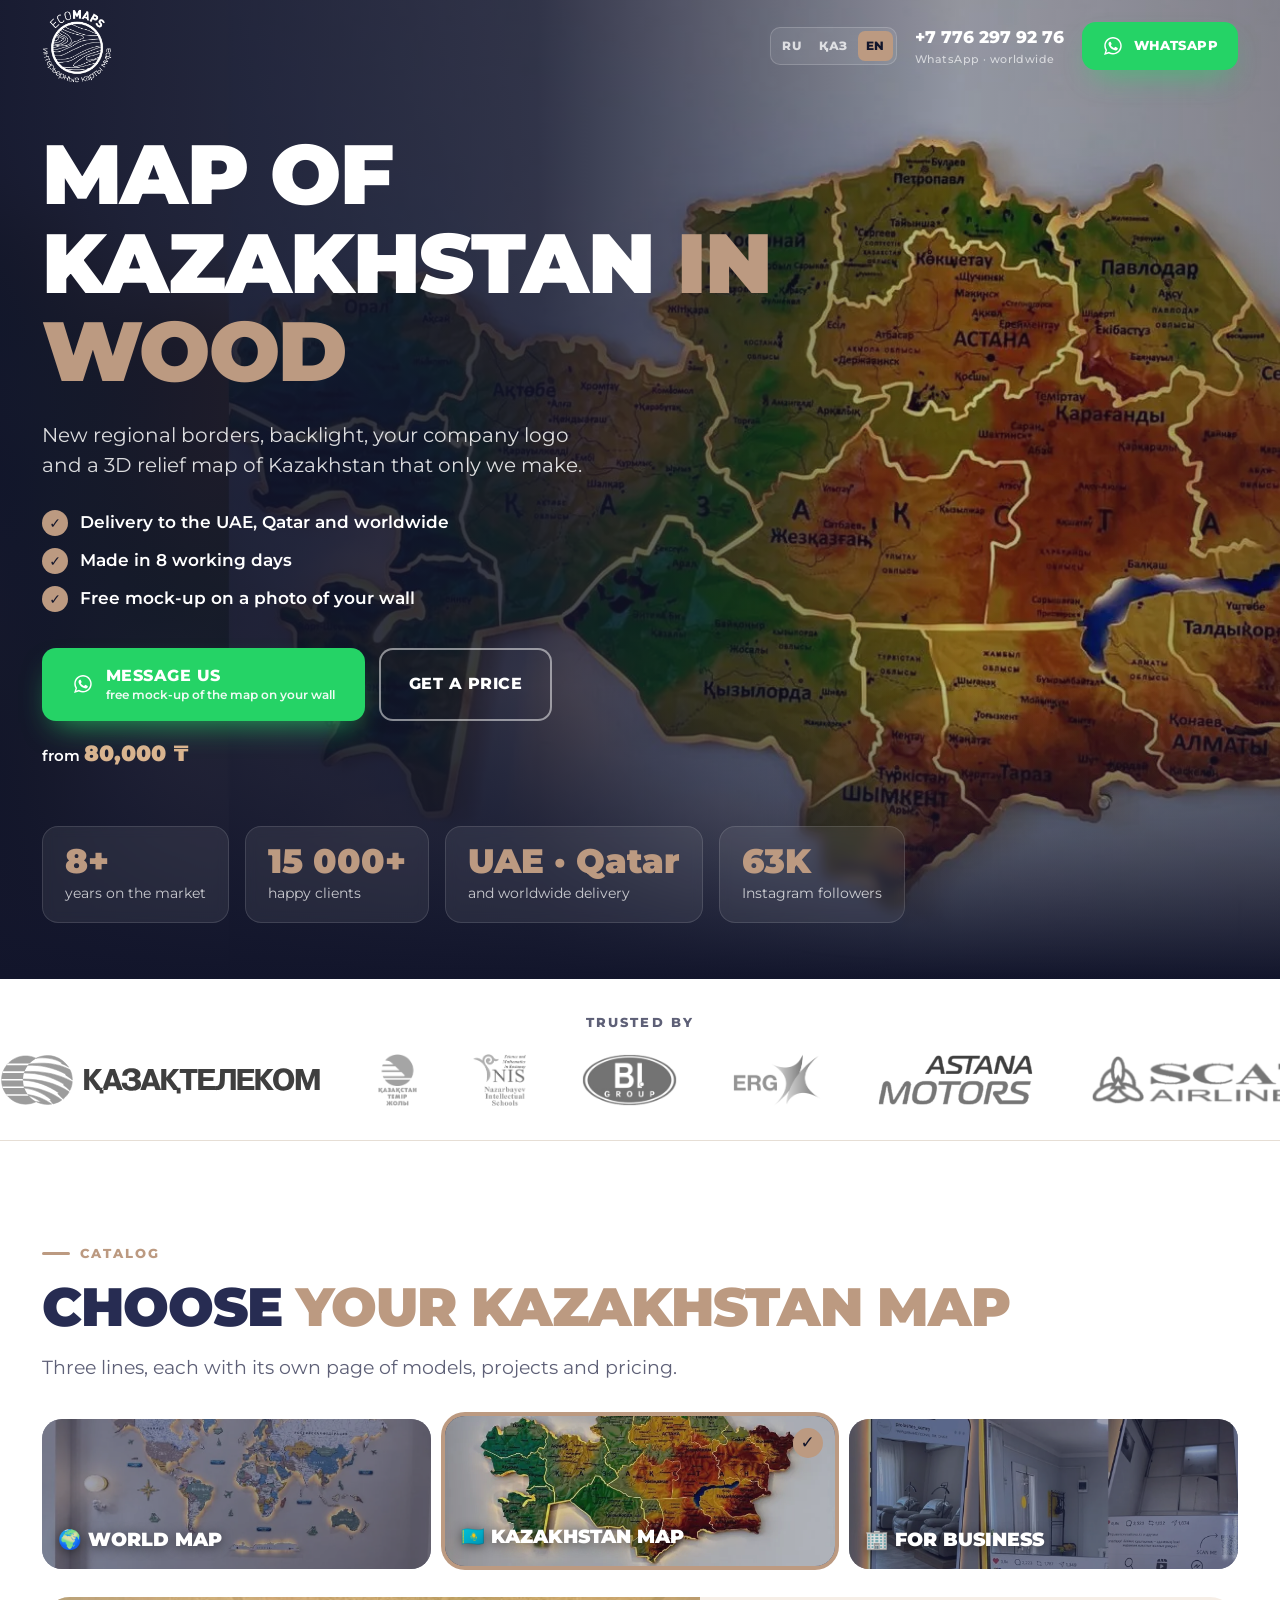
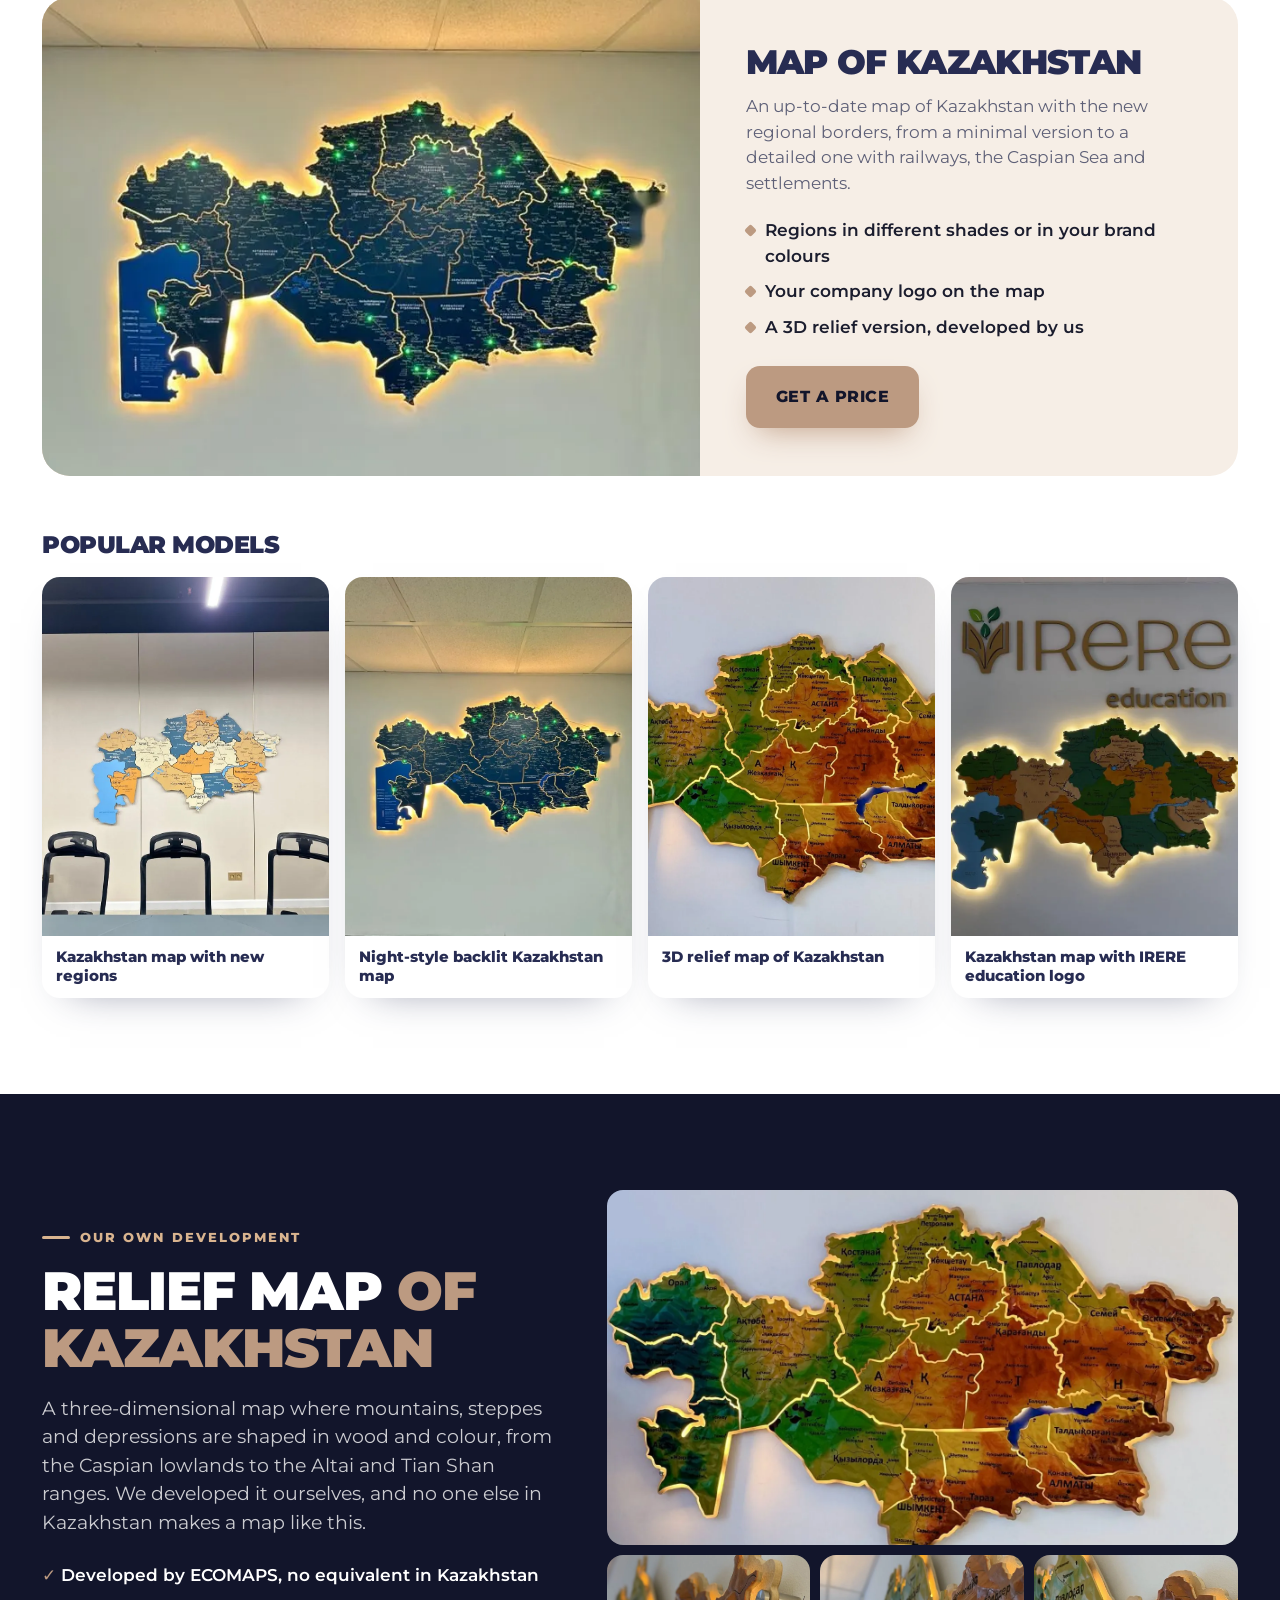
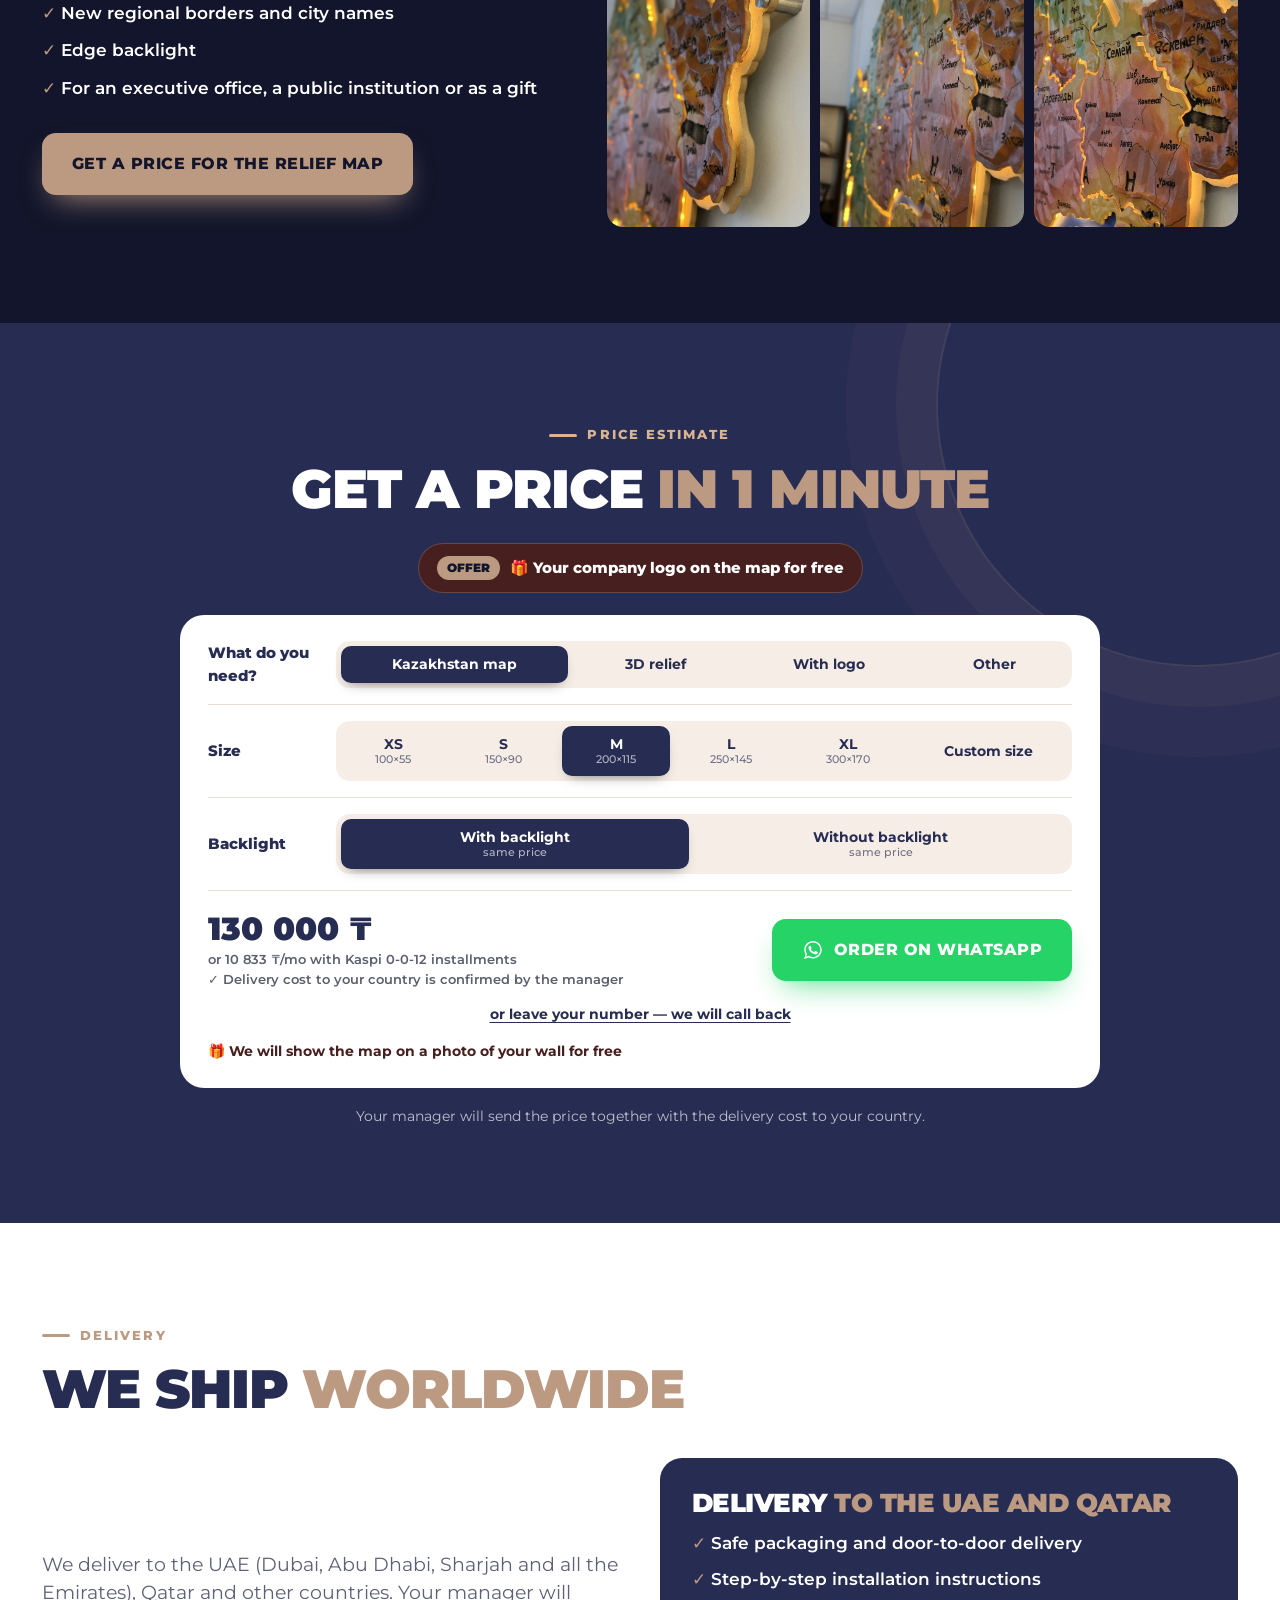
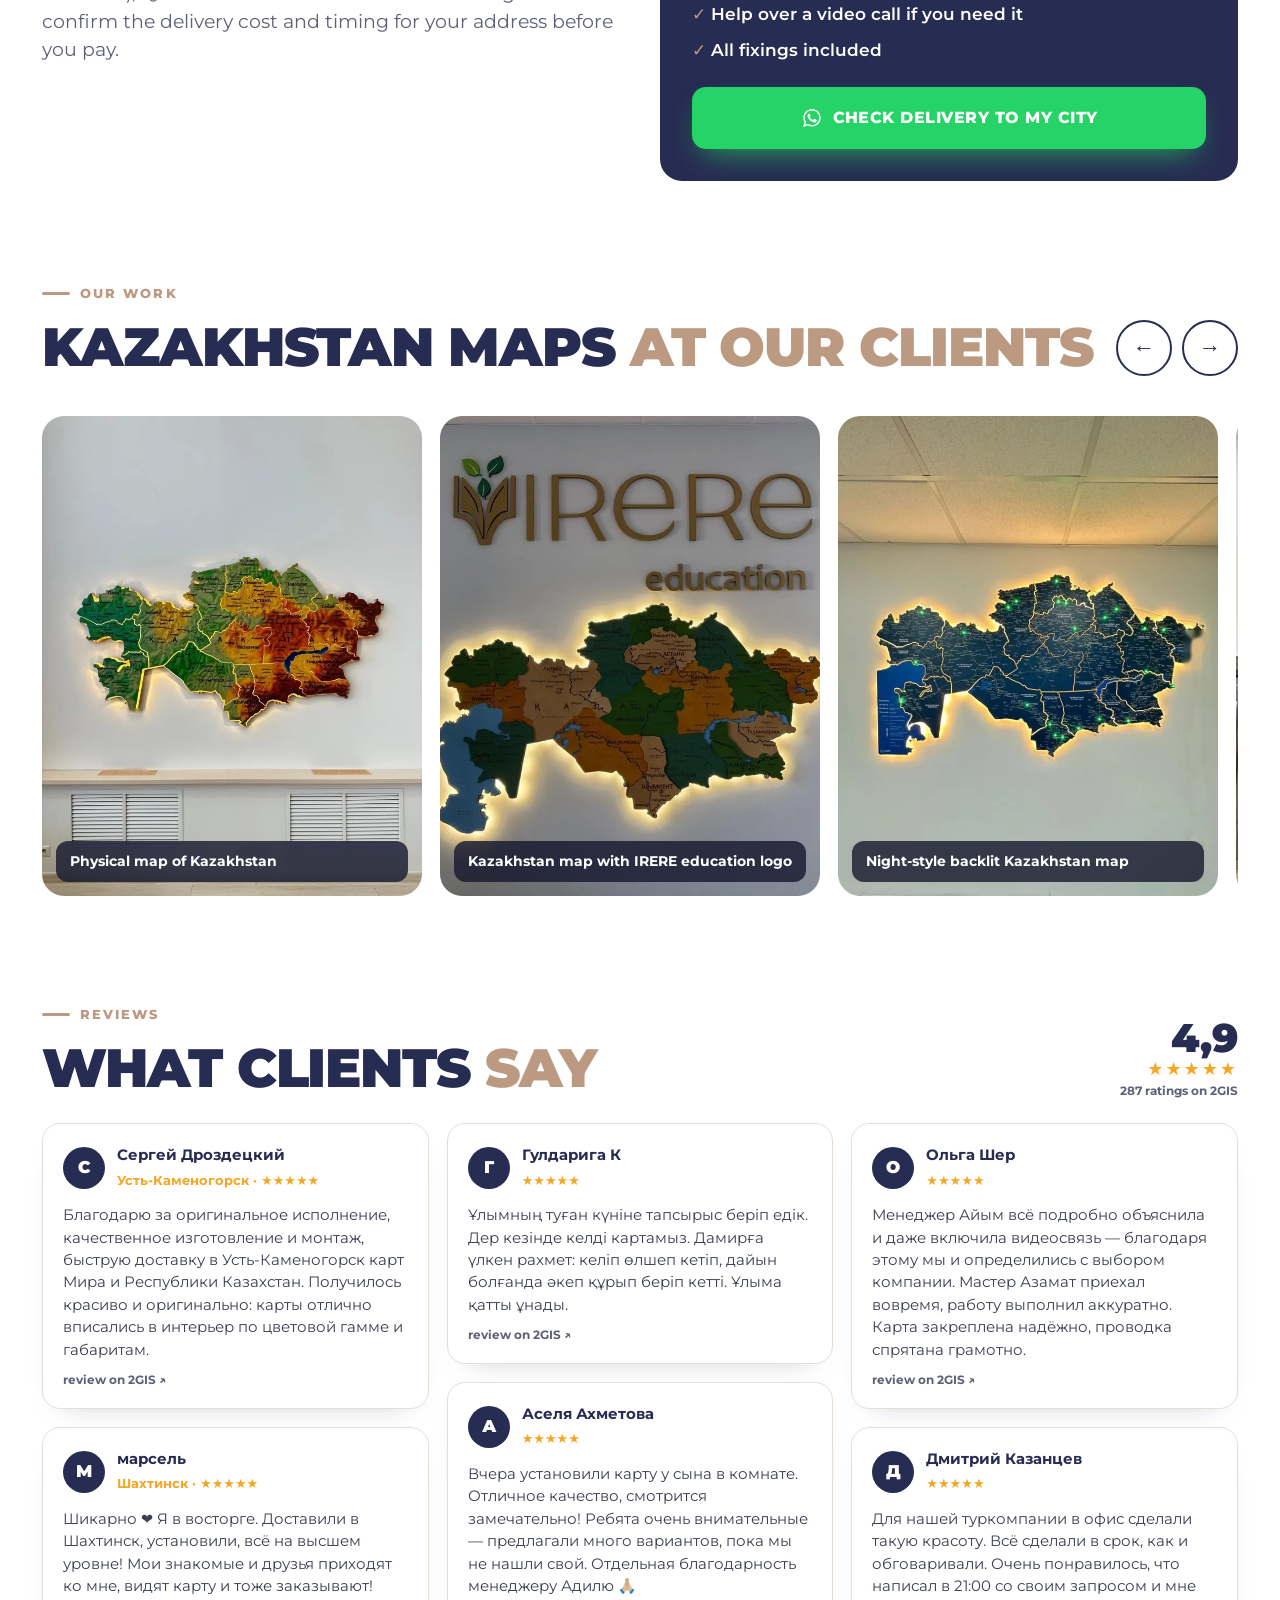
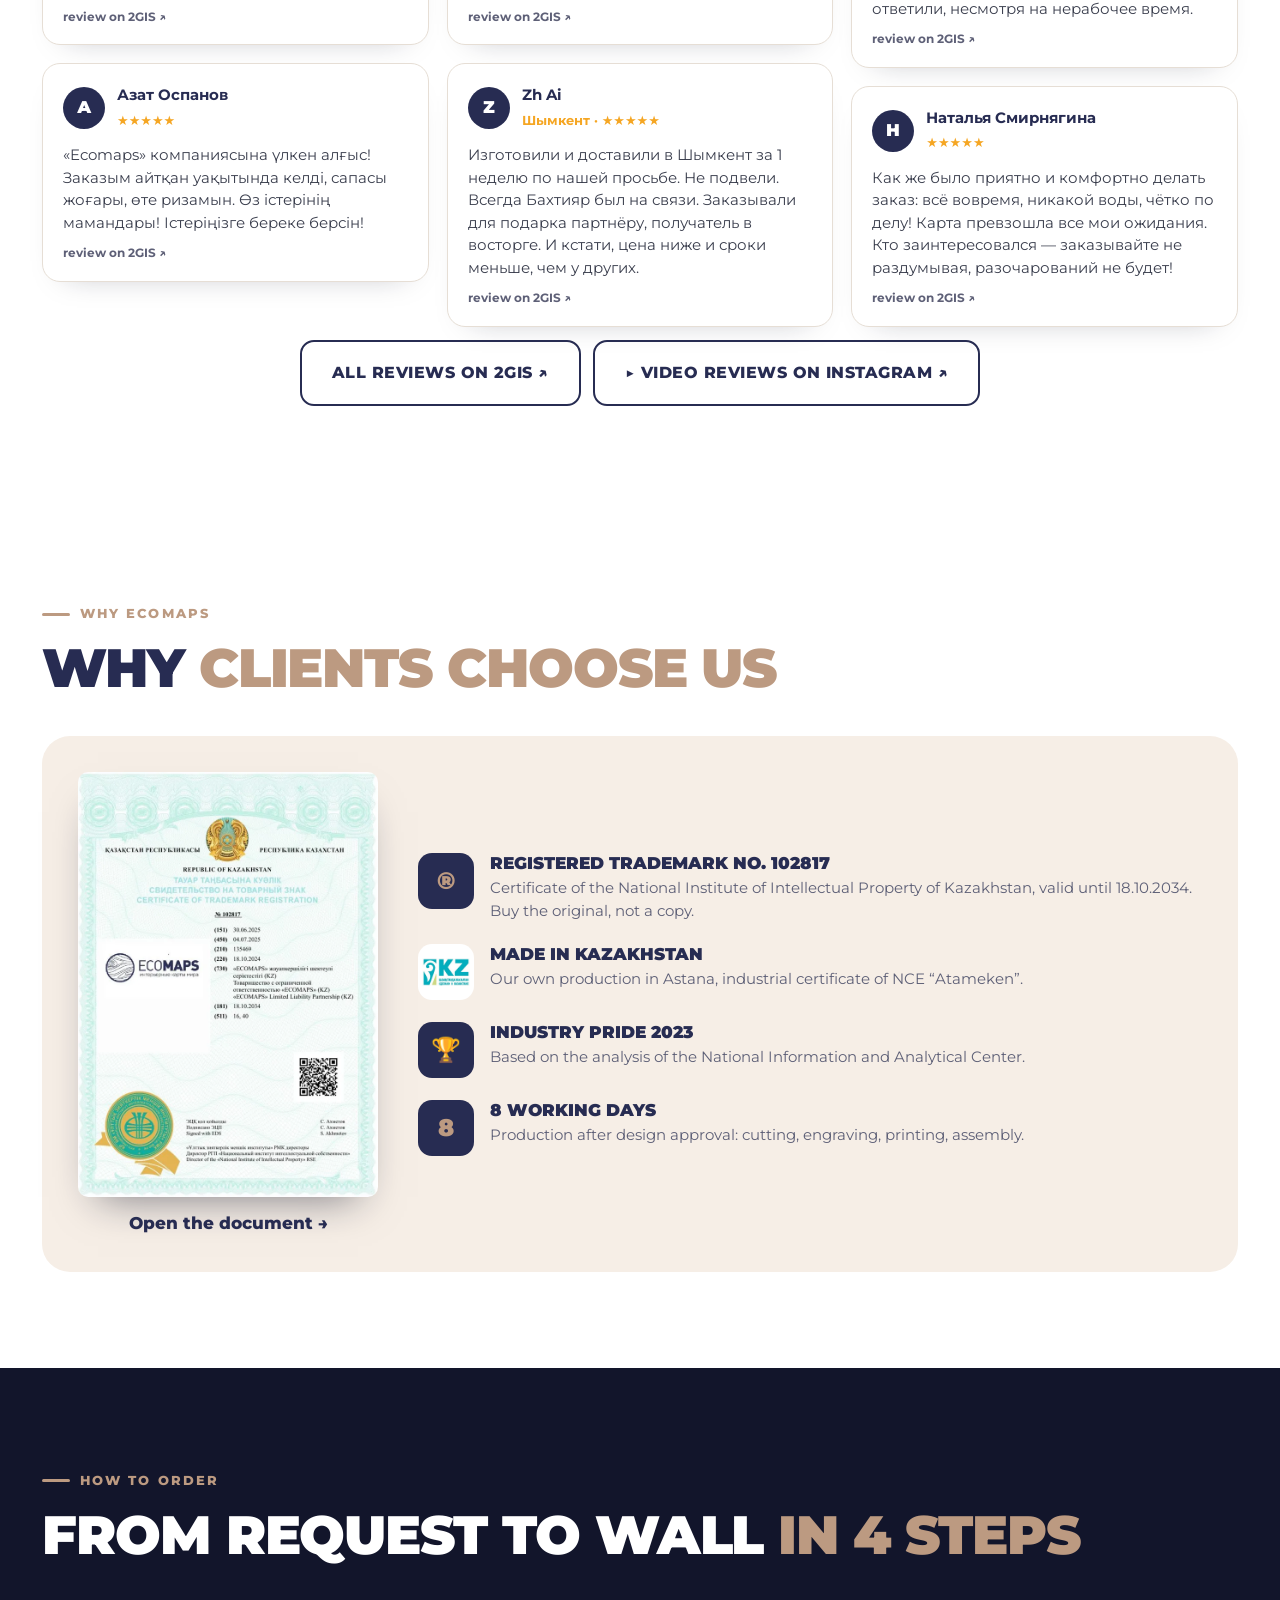
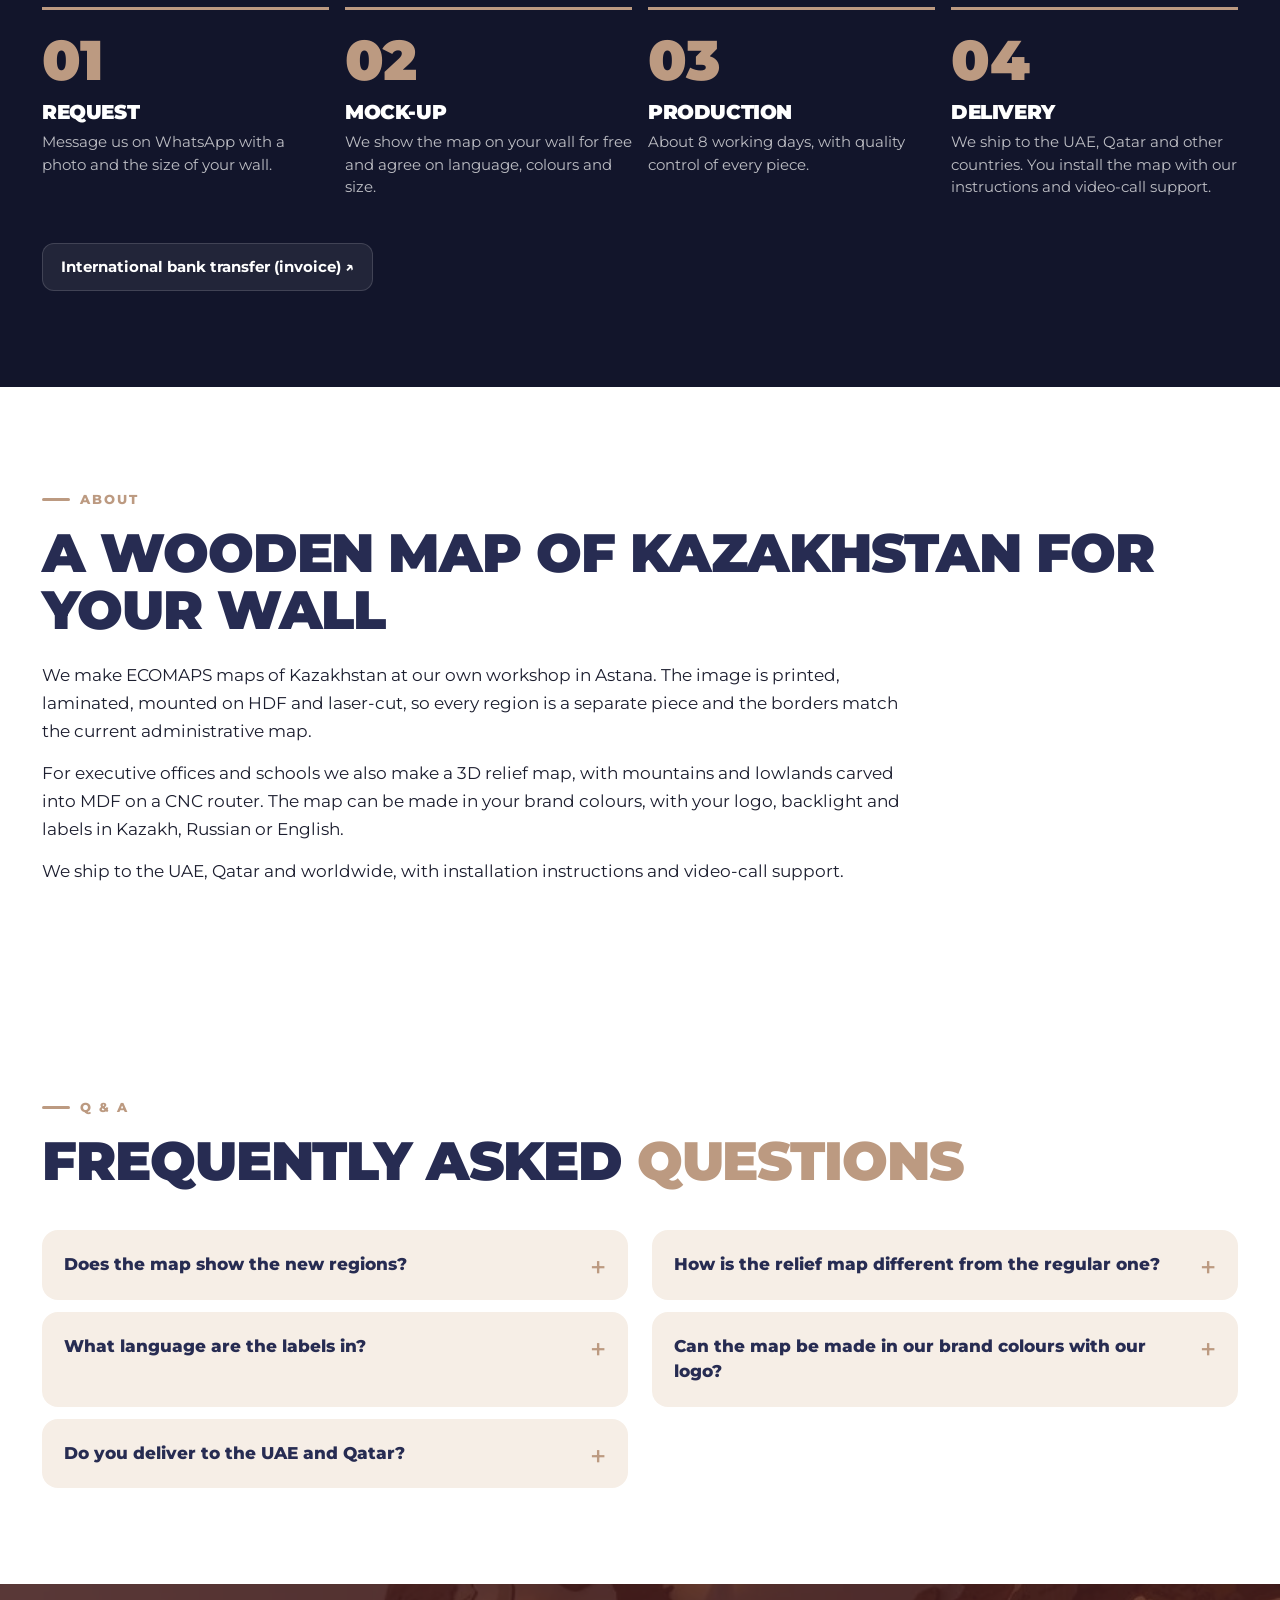
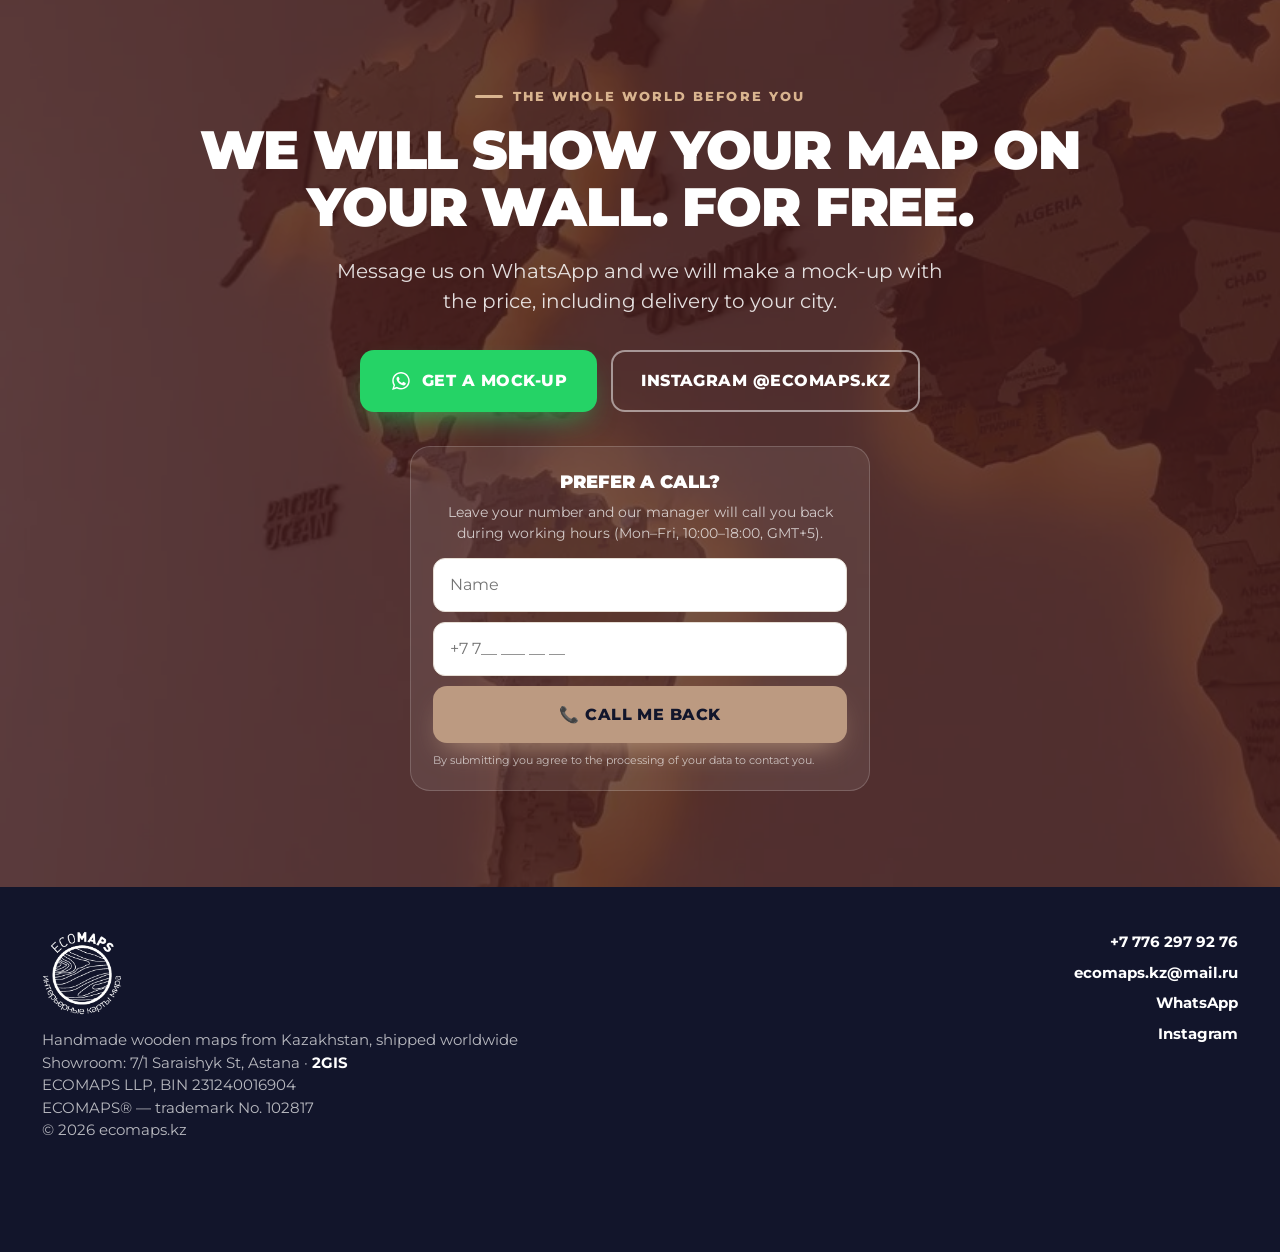
<file: en/kazakhstan/index.html>
<!DOCTYPE html>
<html lang="en">
<head>
<meta charset="UTF-8">
<meta name="viewport" content="width=device-width, initial-scale=1">
<title>Wooden backlit map of Kazakhstan — ECOMAPS</title>
<meta name="description" content="Wooden maps of Kazakhstan with the new regions and a 3D relief map we developed ourselves. Free company logo, shipping to the UAE, Qatar and worldwide.">
<meta property="og:title" content="ECOMAPS — wooden map of Kazakhstan">
<meta property="og:description" content="Wooden maps of Kazakhstan with the new regions and a 3D relief map we developed ourselves. Free company logo, shipping to the UAE, Qatar and worldwide.">
<meta property="og:image" content="https://ecomaps.kz/img/hero-wide.jpg?v=f53d175c">
<meta property="og:url" content="https://ecomaps.kz/en/kazakhstan/">
<meta property="og:type" content="website">
<link rel="canonical" href="https://ecomaps.kz/en/kazakhstan/">
<script type="application/ld+json">{"@context": "https://schema.org", "@graph": [{"@type": ["Store", "Organization"], "@id": "https://ecomaps.kz/#store", "name": "ECOMAPS", "legalName": "ТОО «ECOMAPS»", "url": "https://ecomaps.kz/", "logo": "https://ecomaps.kz/img/ads/logo-square.png?v=f53d175c", "image": "https://ecomaps.kz/img/hero-wide.jpg?v=f53d175c", "telephone": "+77762979276", "priceRange": "₸₸", "address": {"@type": "PostalAddress", "streetAddress": "ул. Сарайшык, 7/1", "addressLocality": "Астана", "addressCountry": "KZ"}, "areaServed": [{"@type": "Country", "name": "Kazakhstan"}, {"@type": "Country", "name": "United Arab Emirates"}, {"@type": "Country", "name": "Qatar"}], "sameAs": ["https://www.instagram.com/ecomaps.kz/", "https://2gis.kz/astana/geo/70000001057229459", "https://l.kaspi.kz/shop/HHgEF6jwWSDbpnh"]}, {"@type": "WebPage", "@id": "https://ecomaps.kz/en/kazakhstan/#page", "url": "https://ecomaps.kz/en/kazakhstan/", "name": "Wooden backlit map of Kazakhstan — ECOMAPS", "description": "Wooden maps of Kazakhstan with the new regions and a 3D relief map we developed ourselves. Free company logo, shipping to the UAE, Qatar and worldwide.", "inLanguage": "en", "isPartOf": {"@type": "WebSite", "@id": "https://ecomaps.kz/#site", "url": "https://ecomaps.kz/", "name": "ECOMAPS"}, "about": {"@id": "https://ecomaps.kz/#store"}}, {"@type": "Product", "name": "Map of Kazakhstan in wood", "description": "New regional borders, backlight, your company logo and a 3D relief map of Kazakhstan that only we make.", "brand": {"@type": "Brand", "name": "ECOMAPS"}, "image": "https://ecomaps.kz/img/hero-kz.jpg?v=f53d175c", "url": "https://ecomaps.kz/en/kazakhstan/", "offers": {"@type": "AggregateOffer", "priceCurrency": "KZT", "lowPrice": 80000, "highPrice": 250000, "offerCount": 10, "availability": "https://schema.org/InStock", "seller": {"@id": "https://ecomaps.kz/#store"}, "url": "https://ecomaps.kz/en/kazakhstan/"}}, {"@type": "FAQPage", "mainEntity": [{"@type": "Question", "name": "Does the map show the new regions?", "acceptedAnswer": {"@type": "Answer", "text": "Yes. The map follows the current administrative division of Kazakhstan, including the Abai, Zhetysu and Ulytau regions created in 2022."}}, {"@type": "Question", "name": "How is the relief map different from the regular one?", "acceptedAnswer": {"@type": "Answer", "text": "The regular map is assembled from flat pieces. On the relief map, mountains, steppes and lowlands are carved on a CNC router, so the Altai, the Tien Shan and the Caspian lowland stand out in 3D."}}, {"@type": "Question", "name": "What language are the labels in?", "acceptedAnswer": {"@type": "Answer", "text": "Kazakh, Russian or English, whichever you choose."}}, {"@type": "Question", "name": "Can the map be made in our brand colours with our logo?", "acceptedAnswer": {"@type": "Answer", "text": "Yes. Regions can be painted in different shades or in your brand colours, and we make your logo for free when you order a map for your office."}}, {"@type": "Question", "name": "Do you deliver to the UAE and Qatar?", "acceptedAnswer": {"@type": "Answer", "text": "Yes. We ship from our workshop in Kazakhstan to the UAE, Qatar and other countries. Your manager confirms the delivery cost and timing for your address before you pay. Installation is simple: instructions and all fixings are included, and we can help over a video call."}}]}]}</script>
<link rel="alternate" hreflang="ru" href="https://ecomaps.kz/kazakhstan/">
<link rel="alternate" hreflang="kk" href="https://ecomaps.kz/kz/kazakhstan/">
<link rel="alternate" hreflang="en" href="https://ecomaps.kz/en/kazakhstan/">
<link rel="alternate" hreflang="x-default" href="https://ecomaps.kz/kazakhstan/">
<link rel="icon" type="image/png" href="../../img/favicon.png?v=f53d175c">
<script async src="https://www.googletagmanager.com/gtag/js?id=G-HMMT7JD949"></script>
<script>window.dataLayer=window.dataLayer||[];function gtag(){dataLayer.push(arguments);}gtag('js',new Date());gtag('config','G-HMMT7JD949');gtag('config','AW-826481600');</script>
<script>/* OpenAI Ads Pixel (конверсии рекламы в ChatGPT) */
!function(w,d,s,u){if(w.oaiq)return;var q=function(){q.q.push(arguments)};q.q=[];w.oaiq=q;var j=d.createElement(s);j.async=1;j.src=u;var f=d.getElementsByTagName(s)[0];f.parentNode.insertBefore(j,f)}(window,document,"script","https://bzrcdn.openai.com/sdk/oaiq.min.js");oaiq("init",{pixelId:"DipQq4rYeV9NBQEsWQdgFW",debug:true});</script>
<script>/* Яндекс Метрика с вебвизором (тот же счётчик, что на /whatsapp) */
var YM_ID=103848088;(function(m,e,t,r,i,k,a){m[i]=m[i]||function(){(m[i].a=m[i].a||[]).push(arguments)};m[i].l=1*new Date();k=e.createElement(t),a=e.getElementsByTagName(t)[0],k.async=1,k.src=r,a.parentNode.insertBefore(k,a)})(window,document,'script','https://mc.yandex.ru/metrika/tag.js?id='+YM_ID,'ym');
ym(YM_ID,'init',{webvisor:true,clickmap:true,trackLinks:true,accurateTrackBounce:true});
/* Meta Pixel (Facebook/Instagram реклама): впишите ID в src/build.py → META_PIXEL_ID */
var META_PIXEL_ID='576043711342731';if(META_PIXEL_ID){!function(f,b,e,v,n,t,s){if(f.fbq)return;n=f.fbq=function(){n.callMethod?n.callMethod.apply(n,arguments):n.queue.push(arguments)};if(!f._fbq)f._fbq=n;n.push=n;n.loaded=!0;n.version='2.0';n.queue=[];t=b.createElement(e);t.async=!0;t.src=v;s=b.getElementsByTagName(e)[0];s.parentNode.insertBefore(t,s)}(window,document,'script','https://connect.facebook.net/en_US/fbevents.js');fbq('init',META_PIXEL_ID);fbq('track','PageView');}
</script>
<script>/* TikTok Pixel (реклама в TikTok): ID в src/build.py → TT_PIXEL_ID */
!function (w, d, t) {
  w.TiktokAnalyticsObject=t;var ttq=w[t]=w[t]||[];ttq.methods=["page","track","identify","instances","debug","on","off","once","ready","alias","group","enableCookie","disableCookie","holdConsent","revokeConsent","grantConsent"],ttq.setAndDefer=function(t,e){t[e]=function(){t.push([e].concat(Array.prototype.slice.call(arguments,0)))}};for(var i=0;i<ttq.methods.length;i++)ttq.setAndDefer(ttq,ttq.methods[i]);ttq.instance=function(t){for(
var e=ttq._i[t]||[],n=0;n<ttq.methods.length;n++)ttq.setAndDefer(e,ttq.methods[n]);return e},ttq.load=function(e,n){var r="https://analytics.tiktok.com/i18n/pixel/events.js",o=n&&n.partner;ttq._i=ttq._i||{},ttq._i[e]=[],ttq._i[e]._u=r,ttq._t=ttq._t||{},ttq._t[e]=+new Date,ttq._o=ttq._o||{},ttq._o[e]=n||{};n=document.createElement("script")
;n.type="text/javascript",n.async=!0,n.src=r+"?sdkid="+e+"&lib="+t;e=document.getElementsByTagName("script")[0];e.parentNode.insertBefore(n,e)};
  ttq.load('DBQ1JJJC77UBQ4PDTHPG');
  ttq.page();
}(window, document, 'ttq');
</script>
<link rel="preconnect" href="https://fonts.googleapis.com">
<link rel="preconnect" href="https://fonts.gstatic.com" crossorigin>
<link href="https://fonts.googleapis.com/css2?family=Montserrat:wght@400;500;600;700;800;900&display=swap" rel="stylesheet">
<link rel="stylesheet" href="../../assets/style.css?v=34e55e02">
<style>.hero-bg{background-image:url(../../img/hero-kz.webp?v=f53d175c)}.final:before{background-image:url(../../img/g3.webp?v=f53d175c)}</style>
</head>
<body data-mode="kz">

<svg width="0" height="0" style="position:absolute">
  <symbol id="wa" viewBox="0 0 32 32"><path fill="currentColor" d="M16 3C9 3 3.3 8.6 3.3 15.6c0 2.4.7 4.7 1.9 6.7L3 29l6.9-2.1c1.9 1.1 4 1.6 6.1 1.6 7 0 12.7-5.7 12.7-12.7S23 3 16 3zm0 23.2c-1.9 0-3.8-.5-5.4-1.5l-.4-.2-4.1 1.2 1.3-4-.3-.4c-1.1-1.7-1.7-3.6-1.7-5.6C5.4 9.8 10.2 5 16 5s10.6 4.8 10.6 10.6S21.8 26.2 16 26.2zm5.8-7.9c-.3-.2-1.9-.9-2.2-1-.3-.1-.5-.2-.7.2-.2.3-.8 1-1 1.2-.2.2-.4.2-.7.1-.3-.2-1.3-.5-2.5-1.6-.9-.8-1.6-1.8-1.7-2.1-.2-.3 0-.5.1-.6l.5-.6c.2-.2.2-.3.3-.5.1-.2 0-.4 0-.6l-1-2.4c-.3-.6-.5-.5-.7-.5h-.6c-.2 0-.6.1-.9.4-.3.3-1.2 1.1-1.2 2.8s1.2 3.2 1.4 3.5c.2.2 2.4 3.6 5.7 5 .8.3 1.4.5 1.9.7.8.3 1.5.2 2.1.1.6-.1 1.9-.8 2.2-1.5.3-.7.3-1.4.2-1.5-.1-.1-.3-.2-.6-.4z"/></symbol>
</svg>

<header id="top">
  <div class="wrap nav">
    <a class="logo" href="#top" aria-label="ECOMAPS"><img src="../../img/logo-white.png?v=f53d175c" alt="ECOMAPS — interior world maps" width="70" height="74"></a>
    <nav class="menu">
      <a href="#catalog">Catalog</a>
      
      <a href="#calc">Get a price</a>
      <a href="#trust">About us</a>
      <a href="#works">Our work</a>
      <a href="#faq">FAQ</a>
    </nav>
    <div class="hdr-r">
      <div class="lang"><a href="/kazakhstan/" hreflang="ru">RU</a><a href="/kz/kazakhstan/" hreflang="kk">ҚАЗ</a><a href="/en/kazakhstan/" hreflang="en" class="on">EN</a></div>
      <a class="phone js-wa" href="https://wa.me/77064299895?text=Hello%21%20I%27m%20interested%20in%20a%20wooden%20world%20map%20%28from%20ecomaps.kz/en%29." data-place="phone" data-choose>+7 776 297 92 76<small>WhatsApp · worldwide</small></a>
      <a class="btn btn-wa js-wa" href="https://wa.me/77064299895?text=Hello%21%20I%27m%20interested%20in%20a%20wooden%20world%20map%20%28from%20ecomaps.kz/en%29." data-place="header"><svg><use href="#wa"/></svg><span>WhatsApp</span></a>
    </div>
  </div>
</header>

<main>
<section class="hero">
  <div class="hero-bg" role="img" aria-label="Backlit relief map of Kazakhstan"></div>
  <div class="wrap">
    <h1 class="reveal">Map of Kazakhstan <em>in wood</em></h1>
    <p class="lead reveal">New regional borders, backlight, your company logo and a 3D relief map of Kazakhstan that only we make.</p>
    <ul class="checks reveal">
      <li>Delivery to the UAE, Qatar and worldwide</li>
      <li>Made in 8 working days</li>
      <li>Free mock-up on a photo of your wall</li>
    </ul>
    <div class="cta reveal">
      <a class="btn btn-wa btn-2l js-wa" href="https://wa.me/77064299895?text=Hello%21%20I%27m%20interested%20in%20a%20wooden%20world%20map%20%28from%20ecomaps.kz/en%29." data-place="hero"><svg><use href="#wa"/></svg><span>Message us<small>free mock-up of the map on your wall</small></span></a>
      <a class="btn btn-line" href="#calc">Get a price</a>
    </div>
    <p class="hprice reveal">from <b>80,000 ₸</b></p>
    <div class="stats reveal">
      <div class="stat"><b>8+</b><span>years on the market</span></div>
      <div class="stat"><b>15 000+</b><span>happy clients</span></div>
      <div class="stat"><b>UAE · Qatar</b><span>and worldwide delivery</span></div>
      <div class="stat"><b>63K</b><span>Instagram followers</span></div>
    </div>
  </div>
</section>

<div class="logos" id="clients">
  <div class="lbl">Trusted by</div>
  <div class="track" id="track"></div>
</div>

<section id="catalog">
  <div class="wrap">
    <span class="kicker">Catalog</span>
    <h2>Choose <span class="t">your Kazakhstan map</span></h2>
    <p class="sub">Three lines, each with its own page of models, projects and pricing.</p>
    <nav class="modes">
      <a class="md" data-set="world" href="/en/#catalog"><img src="../../img/tab-world.webp?v=f53d175c" alt="World map"><span>🌍 World map</span></a>
      <a class="md" data-set="kz" href="/en/kazakhstan/#catalog"><img src="../../img/kz/k-phys.webp?v=f53d175c" alt="Kazakhstan map"><span>🇰🇿 Kazakhstan map</span></a>
      <a class="md" data-set="biz" href="/en/business/#catalog"><img src="../../img/mirrors/mirrors-cover.webp?v=f53d175c" alt="For business"><span>🏢 For business</span></a>
    </nav>

    
    <div class="pane" data-m="kz">
      <div class="ph"><img src="../../img/kz/k-navy.webp?v=f53d175c" alt="Night-style backlit map of Kazakhstan" loading="lazy"></div>
      <div class="tx">
        <h3>Map of Kazakhstan</h3><p>An up-to-date map of Kazakhstan with the new regional borders, from a minimal version to a detailed one with railways, the Caspian Sea and settlements.</p>
        <ul><li>Regions in different shades or in your brand colours</li><li>Your company logo on the map</li><li>A 3D relief version, developed by us</li></ul>
        <a class="btn btn-gold" href="#calc">Get a price</a>
      </div>
    </div>
    

    <h3 class="h3s">Popular models</h3>
    <div class="models" id="models"></div>
  </div>
</section>

<section class="relief" id="relief" data-m="kz biz">
  <div class="wrap">
    <div class="rl">
      <div>
        <span class="kicker" style="color:var(--gold)">Our own development</span>
        <h2>Relief map <span class="t">of Kazakhstan</span></h2>
        <p class="sub">A three-dimensional map where mountains, steppes and depressions are shaped in wood and colour, from the Caspian lowlands to the Altai and Tian Shan ranges. We developed it ourselves, and no one else in Kazakhstan makes a map like this.</p>
        <ul class="rl-l"><li>Developed by ECOMAPS, no equivalent in Kazakhstan</li><li>New regional borders and city names</li><li>Edge backlight</li><li>For an executive office, a public institution or as a gift</li></ul>
        <a class="btn btn-gold js-wa" href="https://wa.me/77064299895?text=Hello%21%20I%27m%20interested%20in%20a%20wooden%20world%20map%20%28from%20ecomaps.kz/en%29." data-place="relief">Get a price for the relief map</a>
      </div>
      <div class="rl-g">
        <img class="big" src="../../img/relief/r3019.webp?v=f53d175c" alt="Relief map of Kazakhstan" loading="lazy">
        <img src="../../img/relief/r3021.webp?v=f53d175c" alt="Side view of the Kazakhstan relief map: carved mountains and edge backlight" loading="lazy">
        <img src="../../img/relief/r3022.webp?v=f53d175c" alt="Backlit relief of the Abai and East Kazakhstan regions" loading="lazy">
        <img src="../../img/relief/r3020.webp?v=f53d175c" alt="East Kazakhstan on the relief map: Altai, Oskemen, Zaisan" loading="lazy">
      </div>
    </div>
  </div>
</section>





<section class="calc-sec" id="calc">
  <div class="wrap">
    <div class="calc-in">
      <span class="kicker" style="color:var(--gold)">Price estimate</span>
      <h2>Get a price <span class="t">in 1 minute</span></h2>
      <div class="promo"><i>Offer</i> 🎁 Your company logo on the map for free</div>
      <div class="calc2">
        <div class="row"><span class="lbl">What do you need?</span><div class="seg" data-k="type">
          <button class="on">Kazakhstan map</button><button data-add="40000">3D relief</button><button>With logo</button><button data-np>Other</button>
        </div></div>
        <div class="row"><span class="lbl">Size</span><div class="seg" data-k="size">
          <button data-p="80000">XS<small class="cm">100×55</small></button><button data-p="100000">S<small class="cm">150×90</small></button><button class="on" data-p="130000">M<small class="cm">200×115</small></button><button data-p="160000">L<small class="cm">250×145</small></button><button data-p="210000">XL<small class="cm">300×170</small></button><button>Custom size</button>
        </div></div>
        <div class="row"><span class="lbl">Backlight</span><div class="seg" data-k="light">
          <button class="on">With backlight<small>same price</small></button><button>Without backlight<small>same price</small></button>
        </div></div>
        <div class="go">
          <div class="price" id="calcPrice" aria-live="polite"></div>
          <a class="btn btn-wa js-wa" id="sendCalc" href="https://wa.me/77064299895?text=Hello%21%20I%27m%20interested%20in%20a%20wooden%20world%20map%20%28from%20ecomaps.kz/en%29." data-place="calc"><svg><use href="#wa"/></svg>Order on WhatsApp</a>
        </div>
        <p class="cb-link"><a href="#" data-cb="calc">or leave your number — we will call back</a></p>
        <p class="gift-l">🎁 We will show the map on a photo of your wall for free</p>
      </div>
      <p class="calc-note">Your manager will send the price together with the delivery cost to your country.</p>
    </div>
  </div>
</section>

<section id="geo">
  <div class="wrap">
    <span class="kicker">Delivery</span>
    <h2>We ship <span class="t">worldwide</span></h2>
    <div class="geo" style="margin-top:40px">
      <div>
        <p class="sub" style="margin:0 0 24px">We deliver to the UAE (Dubai, Abu Dhabi, Sharjah and all the Emirates), Qatar and other countries. Your manager will confirm the delivery cost and timing for your address before you pay.</p>
      </div>
      <div class="geo-card reveal">
        <h3>Delivery <span>to the UAE and Qatar</span></h3>
        <ul><li>Safe packaging and door-to-door delivery</li><li>Step-by-step installation instructions</li><li>Help over a video call if you need it</li><li>All fixings included</li></ul>
        <a class="btn btn-wa js-wa" href="https://wa.me/77064299895?text=Hello%21%20I%27m%20interested%20in%20a%20wooden%20world%20map%20%28from%20ecomaps.kz/en%29." data-place="geo"><svg><use href="#wa"/></svg>Check delivery to my city</a>
      </div>
    </div>
  </div>
</section>

<section id="works" style="padding-top:0">
  <div class="wrap">
    <div class="car-head">
      <div><span class="kicker">Our work</span><h2><span data-m="kz">Kazakhstan maps</span> <span class="t">at our clients</span></h2></div>
      <div class="arrows" data-car="carWorks"><button aria-label="←">←</button><button aria-label="→">→</button></div>
    </div>
    <div class="car" id="carWorks"></div>
  </div>
</section>

<section class="rv-sec" id="reviews">
  <div class="wrap">
    <div class="car-head">
      <div><span class="kicker">Reviews</span><h2>What clients <span class="t">say</span></h2></div>
      <a class="rv-score" href="https://2gis.kz/astana/firm/70000001057229459/tab/reviews" target="_blank" rel="noopener" data-track="outbound" data-to="2gis-reviews"><b>4,9</b><span class="rv-st">★★★★★</span><small>287 ratings on 2GIS</small></a>
    </div>
    <div class="rvs"><figure class="rv"><div class="rv-top"><span class="ava">С</span><figcaption><b>Сергей Дроздецкий</b><small>Усть-Каменогорск · ★★★★★</small></figcaption></div><blockquote>Благодарю за оригинальное исполнение, качественное изготовление и монтаж, быструю доставку в Усть-Каменогорск карт Мира и Республики Казахстан. Получилось красиво и оригинально: карты отлично вписались в интерьер по цветовой гамме и габаритам.</blockquote><a class="rv-src" href="https://2gis.kz/astana/firm/70000001057229459/tab/reviews" target="_blank" rel="noopener" data-track="outbound" data-to="2gis-reviews">review on 2GIS ↗</a></figure><figure class="rv"><div class="rv-top"><span class="ava">М</span><figcaption><b>марсель</b><small>Шахтинск · ★★★★★</small></figcaption></div><blockquote>Шикарно ❤️ Я в восторге. Доставили в Шахтинск, установили, всё на высшем уровне! Мои знакомые и друзья приходят ко мне, видят карту и тоже заказывают!</blockquote><a class="rv-src" href="https://2gis.kz/astana/firm/70000001057229459/tab/reviews" target="_blank" rel="noopener" data-track="outbound" data-to="2gis-reviews">review on 2GIS ↗</a></figure><figure class="rv"><div class="rv-top"><span class="ava">А</span><figcaption><b>Азат Оспанов</b><small>★★★★★</small></figcaption></div><blockquote>«Ecomaps» компаниясына үлкен алғыс! Заказым айтқан уақытында келді, сапасы жоғары, өте ризамын. Өз істерінің мамандары! Істеріңізге береке берсін!</blockquote><a class="rv-src" href="https://2gis.kz/astana/firm/70000001057229459/tab/reviews" target="_blank" rel="noopener" data-track="outbound" data-to="2gis-reviews">review on 2GIS ↗</a></figure><figure class="rv"><div class="rv-top"><span class="ava">Г</span><figcaption><b>Гулдарига К</b><small>★★★★★</small></figcaption></div><blockquote>Ұлымның туған күніне тапсырыс беріп едік. Дер кезінде келді картамыз. Дамирға үлкен рахмет: келіп өлшеп кетіп, дайын болғанда әкеп құрып беріп кетті. Ұлыма қатты ұнады.</blockquote><a class="rv-src" href="https://2gis.kz/astana/firm/70000001057229459/tab/reviews" target="_blank" rel="noopener" data-track="outbound" data-to="2gis-reviews">review on 2GIS ↗</a></figure><figure class="rv"><div class="rv-top"><span class="ava">А</span><figcaption><b>Аселя Ахметова</b><small>★★★★★</small></figcaption></div><blockquote>Вчера установили карту у сына в комнате. Отличное качество, смотрится замечательно! Ребята очень внимательные — предлагали много вариантов, пока мы не нашли свой. Отдельная благодарность менеджеру Адилю 🙏🏼</blockquote><a class="rv-src" href="https://2gis.kz/astana/firm/70000001057229459/tab/reviews" target="_blank" rel="noopener" data-track="outbound" data-to="2gis-reviews">review on 2GIS ↗</a></figure><figure class="rv"><div class="rv-top"><span class="ava">Z</span><figcaption><b>Zh Ai</b><small>Шымкент · ★★★★★</small></figcaption></div><blockquote>Изготовили и доставили в Шымкент за 1 неделю по нашей просьбе. Не подвели. Всегда Бахтияр был на связи. Заказывали для подарка партнёру, получатель в восторге. И кстати, цена ниже и сроки меньше, чем у других.</blockquote><a class="rv-src" href="https://2gis.kz/astana/firm/70000001057229459/tab/reviews" target="_blank" rel="noopener" data-track="outbound" data-to="2gis-reviews">review on 2GIS ↗</a></figure><figure class="rv"><div class="rv-top"><span class="ava">О</span><figcaption><b>Ольга Шер</b><small>★★★★★</small></figcaption></div><blockquote>Менеджер Айым всё подробно объяснила и даже включила видеосвязь — благодаря этому мы и определились с выбором компании. Мастер Азамат приехал вовремя, работу выполнил аккуратно. Карта закреплена надёжно, проводка спрятана грамотно.</blockquote><a class="rv-src" href="https://2gis.kz/astana/firm/70000001057229459/tab/reviews" target="_blank" rel="noopener" data-track="outbound" data-to="2gis-reviews">review on 2GIS ↗</a></figure><figure class="rv"><div class="rv-top"><span class="ava">Д</span><figcaption><b>Дмитрий Казанцев</b><small>★★★★★</small></figcaption></div><blockquote>Для нашей туркомпании в офис сделали такую красоту. Всё сделали в срок, как и обговаривали. Очень понравилось, что написал в 21:00 со своим запросом и мне ответили, несмотря на нерабочее время.</blockquote><a class="rv-src" href="https://2gis.kz/astana/firm/70000001057229459/tab/reviews" target="_blank" rel="noopener" data-track="outbound" data-to="2gis-reviews">review on 2GIS ↗</a></figure><figure class="rv"><div class="rv-top"><span class="ava">Н</span><figcaption><b>Наталья Смирнягина</b><small>★★★★★</small></figcaption></div><blockquote>Как же было приятно и комфортно делать заказ: всё вовремя, никакой воды, чётко по делу! Карта превзошла все мои ожидания. Кто заинтересовался — заказывайте не раздумывая, разочарований не будет!</blockquote><a class="rv-src" href="https://2gis.kz/astana/firm/70000001057229459/tab/reviews" target="_blank" rel="noopener" data-track="outbound" data-to="2gis-reviews">review on 2GIS ↗</a></figure></div>
    <div class="rv-more">
      <a class="btn btn-line-d" href="https://2gis.kz/astana/firm/70000001057229459/tab/reviews" target="_blank" rel="noopener" data-track="outbound" data-to="2gis-reviews">All reviews on 2GIS ↗</a>
      <a class="btn btn-line-d" href="https://www.instagram.com/stories/highlights/17927520688482894/" target="_blank" rel="noopener" data-track="outbound" data-to="instagram-reviews">▶ Video reviews on Instagram ↗</a>
    </div>
  </div>
</section>

<section class="trust-sec" id="trust">
  <div class="wrap">
    <span class="kicker">Why ECOMAPS</span>
    <h2>Why <span class="t">clients choose us</span></h2>
    <div class="trust1 reveal">
      <a class="t-cert" href="../../img/trust/trademark.jpg?v=f53d175c" target="_blank" rel="noopener" data-track="cert_open">
        <img src="../../img/trust/trademark.webp?v=f53d175c" alt="Registered trademark No. 102817" loading="lazy">
        <span>Open the document →</span>
      </a>
      <ul class="t-list">
        <li><i class="ic">®</i><div><b>Registered trademark No. 102817</b><p>Certificate of the National Institute of Intellectual Property of Kazakhstan, valid until 18.10.2034. Buy the original, not a copy.</p></div></li>
        <li><i class="ic img"><img src="../../img/trust/made-in-kz.png?v=f53d175c" alt="Made in Kazakhstan"></i><div><b>Made in Kazakhstan</b><p>Our own production in Astana, industrial certificate of NCE “Atameken”.</p></div></li>
        <li><i class="ic">🏆</i><div><b>Industry Pride 2023</b><p>Based on the analysis of the National Information and Analytical Center.</p></div></li>
        <li><i class="ic">8</i><div><b>8 working days</b><p>Production after design approval: cutting, engraving, printing, assembly.</p></div></li>
      </ul>
    </div>
  </div>
</section>

<section class="steps-sec" id="how">
  <div class="wrap">
    <span class="kicker">How to order</span>
    <h2>From request to wall <span class="t">in 4 steps</span></h2>
    <div class="steps">
      <div class="st reveal"><h3>Request</h3><p>Message us on WhatsApp with a photo and the size of your wall.</p></div>
      <div class="st reveal"><h3>Mock-up</h3><p>We show the map on your wall for free and agree on language, colours and size.</p></div>
      <div class="st reveal"><h3>Production</h3><p>About 8 working days, with quality control of every piece.</p></div>
      <div class="st reveal"><h3>Delivery</h3><p>We ship to the UAE, Qatar and other countries. You install the map with our instructions and video-call support.</p></div>
    </div>
    <div class="pay"><a class="js-wa" href="https://wa.me/77064299895?text=Hello%21%20I%27m%20interested%20in%20a%20wooden%20world%20map%20%28from%20ecomaps.kz/en%29." data-place="pay-corp">International bank transfer (invoice) ↗</a></div>
  </div>
</section>

<section class="about-sec" id="about">
  <div class="wrap">
    <span class="kicker">About</span>
    <h2>A wooden map of Kazakhstan for your wall</h2>
    <div class="about-tx"><p>We make ECOMAPS maps of Kazakhstan at our own workshop in Astana. The image is printed, laminated, mounted on HDF and laser-cut, so every region is a separate piece and the borders match the current administrative map.</p><p>For executive offices and schools we also make a 3D relief map, with mountains and lowlands carved into MDF on a CNC router. The map can be made in your brand colours, with your logo, backlight and labels in Kazakh, Russian or English.</p><p>We ship to the UAE, Qatar and worldwide, with installation instructions and video-call support.</p></div>
  </div>
</section>

<section id="faq">
  <div class="wrap">
    <span class="kicker">Q &amp; A</span>
    <h2>Frequently asked <span class="t">questions</span></h2>
    <div class="faq">
      <details><summary><h3>Does the map show the new regions?</h3></summary><p>Yes. The map follows the current administrative division of Kazakhstan, including the Abai, Zhetysu and Ulytau regions created in 2022.</p></details>
      <details><summary><h3>How is the relief map different from the regular one?</h3></summary><p>The regular map is assembled from flat pieces. On the relief map, mountains, steppes and lowlands are carved on a CNC router, so the Altai, the Tien Shan and the Caspian lowland stand out in 3D.</p></details>
      <details><summary><h3>What language are the labels in?</h3></summary><p>Kazakh, Russian or English, whichever you choose.</p></details>
      <details><summary><h3>Can the map be made in our brand colours with our logo?</h3></summary><p>Yes. Regions can be painted in different shades or in your brand colours, and we make your logo for free when you order a map for your office.</p></details>
      <details><summary><h3>Do you deliver to the UAE and Qatar?</h3></summary><p>Yes. We ship from our workshop in Kazakhstan to the UAE, Qatar and other countries. Your manager confirms the delivery cost and timing for your address before you pay. Installation is simple: instructions and all fixings are included, and we can help over a video call.</p></details>
    </div>
  </div>
</section>

<section class="final">
  <div class="wrap">
    <span class="kicker" style="color:var(--gold)">The whole world before you</span>
    <h2>We will show your map on your wall. For free.</h2>
    <p>Message us on WhatsApp and we will make a mock-up with the price, including delivery to your city.</p>
    <div class="cta">
      <a class="btn btn-wa js-wa" href="https://wa.me/77064299895?text=Hello%21%20I%27m%20interested%20in%20a%20wooden%20world%20map%20%28from%20ecomaps.kz/en%29." data-place="final"><svg><use href="#wa"/></svg>Get a mock-up</a>
      <a class="btn btn-line" href="https://www.instagram.com/ecomaps.kz/" target="_blank" rel="noopener">Instagram @ecomaps.kz</a>
    </div>
    <div class="cb-box">
      <b>Prefer a call?</b><p>Leave your number and our manager will call you back during working hours (Mon–Fri, 10:00–18:00, GMT+5).</p>
    <form class="cbf" novalidate data-place="final">
      <input type="text" name="name" placeholder="Name" autocomplete="given-name" maxlength="60">
      <input type="tel" name="phone" placeholder="+7 7__ ___ __ __" autocomplete="tel" inputmode="tel" required maxlength="20">
      <input type="text" name="website" class="hp" tabindex="-1" autocomplete="off" aria-hidden="true">
      <button class="btn btn-gold" type="submit">📞 Call me back</button>
      <small class="cb-note">By submitting you agree to the processing of your data to contact you.</small>
      <p class="cb-msg" role="status"></p>
    </form>
    </div>
  </div>
</section>
</main>

<footer>
  <div class="wrap foot">
    <div>
      <a class="logo" href="#top" style="margin-bottom:14px"><img src="../../img/logo-white.png?v=f53d175c" alt="ECOMAPS" width="84" height="88"></a>
      Handmade wooden maps from Kazakhstan, shipped worldwide<br>Showroom: 7/1 Saraishyk St, Astana · <a href="https://2gis.kz/astana/geo/70000001057229459" target="_blank" rel="noopener">2GIS</a><br>ECOMAPS LLP, BIN 231240016904<br>ECOMAPS® — trademark No. 102817<br>© <span id="y">2026</span> ecomaps.kz
    </div>
    <nav>
      <a class="js-wa" href="https://wa.me/77064299895?text=Hello%21%20I%27m%20interested%20in%20a%20wooden%20world%20map%20%28from%20ecomaps.kz/en%29." data-place="phone" data-choose>+7 776 297 92 76</a>
      <a href="mailto:ecomaps.kz@mail.ru">ecomaps.kz@mail.ru</a>
      <a class="js-wa" href="https://wa.me/77064299895?text=Hello%21%20I%27m%20interested%20in%20a%20wooden%20world%20map%20%28from%20ecomaps.kz/en%29." data-place="footer">WhatsApp</a>
      <a href="https://www.instagram.com/ecomaps.kz/" target="_blank" rel="noopener" data-track="outbound" data-to="instagram">Instagram</a>
      
    </nav>
  </div>
</footer>

<div class="sheet" id="sheet" hidden>
  <div class="sheet-box" role="dialog" aria-label="How would you like to contact us?">
    <button class="sheet-x" aria-label="×">×</button>
    <b>How would you like to contact us?</b>
    <a class="btn btn-wa js-wa" id="sheetWa" href="https://wa.me/77064299895?text=Hello%21%20I%27m%20interested%20in%20a%20wooden%20world%20map%20%28from%20ecomaps.kz/en%29." data-place="phone-wa"><svg><use href="#wa"/></svg><span class="m-only">WhatsApp: chat or call</span><span class="d-only">Open WhatsApp</span></a>
    <p class="hint">A chat with our manager will open. To call, tap 📞 at the top of the chat.</p>
    <p class="hint hint-d">WhatsApp will open on your computer (app or WhatsApp Web). Our number: +7 776 297 92 76</p>
    <a class="btn btn-gold" href="tel:+77762979276" data-place="phone-call">📞 Regular phone call</a>
    <div class="sheet-cb"><p class="or">or leave your number — we will call back</p>
    <form class="cbf" novalidate data-place="sheet">
      <input type="text" name="name" placeholder="Name" autocomplete="given-name" maxlength="60">
      <input type="tel" name="phone" placeholder="+7 7__ ___ __ __" autocomplete="tel" inputmode="tel" required maxlength="20">
      <input type="text" name="website" class="hp" tabindex="-1" autocomplete="off" aria-hidden="true">
      <button class="btn btn-gold" type="submit">📞 Call me back</button>
      <small class="cb-note">By submitting you agree to the processing of your data to contact you.</small>
      <p class="cb-msg" role="status"></p>
    </form>
    </div>
  </div>
</div>

<div class="lb" id="lb" hidden>
  <button class="lb-x" aria-label="×">×</button>
  <button class="lb-nav lb-prev" aria-label="←">‹</button>
  <figure><img id="lbImg" alt=""><figcaption><span id="lbCap"></span><a class="btn btn-wa js-wa" href="https://wa.me/77064299895?text=Hello%21%20I%27m%20interested%20in%20a%20wooden%20world%20map%20%28from%20ecomaps.kz/en%29." data-place="lightbox"><svg><use href="#wa"/></svg>I want this</a></figcaption></figure>
  <button class="lb-nav lb-next" aria-label="→">›</button>
  <div class="lb-n" id="lbN"></div>
</div>

<div class="modebar" id="modebar" aria-label="Site sections">
  <span class="mb-l">Site sections:</span>
  <a data-set="world" href="/en/#catalog">🌍 <span class="l">World map</span><span class="s">World maps</span></a><a data-set="kz" href="/en/kazakhstan/#catalog">🇰🇿 <span class="l">Kazakhstan map</span><span class="s">KZ maps</span></a><a data-set="biz" href="/en/business/#catalog">🏢 <span class="l">For business</span><span class="s">Business</span></a>
</div>

<a class="fab js-wa" href="https://wa.me/77064299895?text=Hello%21%20I%27m%20interested%20in%20a%20wooden%20world%20map%20%28from%20ecomaps.kz/en%29." data-place="fab" aria-label="WhatsApp"><svg viewBox="0 0 32 32"><use href="#wa"/></svg></a>

<script>
const P='../../', I18N={"cap": {"g1": "Backlit world map", "physical": "Physical world map", "kids": "Light map for a kids’ room", "g7": "World map with flags", "hero": "World map in a living room", "g2": "World map in an office", "g3": "Backlight close-up", "g4": "Director’s office", "g5": "Cool backlight", "g6": "Study", "g8": "Light backlit map", "light": "Warm backlight", "world": "World map in an apartment", "detail": "Every country is a separate piece", "install": "Installation", "kazakhstan": "Kazakhstan map with new regions", "kz/k-navy": "Night-style backlit Kazakhstan map", "kz/k-phys": "Physical map of Kazakhstan", "kz/k-phys2": "Backlit physical map of Kazakhstan", "kz/k-dark": "Kazakhstan map in a meeting room", "kz/k-reception": "Kazakhstan map at a reception", "relief/r3019": "3D relief map of Kazakhstan", "relief/r3018": "Relief map of Kazakhstan", "irere": "Kazakhstan map with IRERE education logo", "office": "Kazakhstan map and INTANT logo", "tab-kz": "Kazakhstan map in brand colours", "gift/la": "Logo above a Kazakhstan map in an office", "gift/intant": "INTANT: map and logo at the reception", "gift/irere2": "IRERE education: logo and map", "gift/clock": "Clock with the INTANT logo", "gift/shezhire": "Shezhire family tree", "gift/autopapa": "Branded artwork for AUTO PAPA", "mirrors/m1": "Instagram mirror for a salon", "mirrors/m3": "Backlit Instagram mirror", "services/poster": "Branded artwork for a car dealer", "services/interior2": "Kindergarten interior", "panels/school-mural": "School wall art", "services/panels": "“Robot” wall panel", "services/painting": "Framed artwork for an office", "panels/fairies": "Backlit “Fairies” panel", "panels/space-corridor": "“Space” corridor design", "panels/kids-robot": "Panel for a kids’ centre", "panels/planets": "“Planets” panel", "mirrors/m4": "Instagram mirror for a school"}, "calc": {"per": "₸/mo", "inst": "with Kaspi 0-0-12 installments", "free": "Delivery cost to your country is confirmed by the manager", "ask": "Our manager will quote the price on WhatsApp", "or": "or", "disc": ""}, "cb": {"ok": "Thank you! We will call you during working hours.", "bad": "Please check the phone number", "err": "Could not send. Please message us on WhatsApp."}};
const $=s=>document.querySelector(s), $$=s=>[...document.querySelectorAll(s)];
const LANG=document.documentElement.lang;

/* ---------- аналитика: GA4 + Яндекс Метрика (вебвизор) + Meta Pixel ---------- */
let MODE='world';
function track(ev,p){p=Object.assign({lang:LANG,mode:MODE},p||{});
  try{gtag('event',ev,p)}catch(e){}
  /* Google Ads: конверсия «Клик WhatsApp с сайта» (аккаунт 929-122-4347) */
  try{if(ev==='whatsapp_click'||ev==='phone_call') gtag('event','conversion',{send_to:'AW-826481600/ZKglCIKfqrQdEMC3jIoD'})}catch(e){}
  try{if(window.ym&&YM_ID) ym(YM_ID,'reachGoal',ev,p)}catch(e){}
  /* TikTok: клик WhatsApp/звонок = Contact, расчёт цены = SubmitForm */
  try{if(window.ttq){const tts={whatsapp_click:'Contact',phone_call:'Contact',calc_submit:'SubmitForm'}[ev]; if(tts) ttq.track(tts,{content_name:ev+(p.place?':'+p.place:'')})}}catch(e){}
  try{if(window.fbq){const std={whatsapp_click:'Contact',phone_call:'Contact',calc_submit:'Lead',callback_lead:'Lead',outbound:'ViewContent'}[ev]; std?fbq('track',std,p):fbq('trackCustom',ev,p)}}catch(e){}
}

$('#y').textContent=new Date().getFullYear();
const hdr=$('header'), mb=$('#modebar'), cat=$('#catalog'), fin=$('.final');
const onS=()=>{hdr.classList.toggle('solid',scrollY>40);
  const h=$('.hero').getBoundingClientRect();
  const hb=hdr.getBoundingClientRect().bottom; mb.style.top=Math.round(hb)+'px'; /* полоска разделов — сразу под шапкой (с акционной полосой шапка выше) */
  const dn=scrollY>(window._ly||0)+4, up=scrollY<(window._ly||0)-4; if(dn||up) window._ly=scrollY;
  const past=h.bottom<hb; if(!past) mb._h=false; else if(dn&&innerWidth<=640) mb._h=true; else if(up) mb._h=false;
  mb.classList.toggle('show', past&&!mb._h); hdr.classList.toggle('flat', past);};
/* круглая кнопка WhatsApp прячется, когда на экране и так есть зелёная кнопка — чтобы не закрывать текст */
const fab=$('.fab');
if('IntersectionObserver' in window&&fab){const vis=new Set(); const io=new IntersectionObserver(es=>{es.forEach(x=>x.isIntersecting?vis.add(x.target):vis.delete(x.target)); fab.classList.toggle('hide',vis.size>0);});
  $$('.hero .cta,#sendCalc,.final .cta,.cb-box,footer').forEach(x=>io.observe(x));}
addEventListener('scroll',onS,{passive:true}); addEventListener('resize',onS); onS();

const logos=[['kazakhtelecom.svg','Kazakhtelecom'],['pres/ktz-v.png','Қазақстан темір жолы'],['pres/nis.png','Nazarbayev Intellectual Schools'],['pres/bigroup.png','BI Group'],['pres/erg.png','ERG'],['pres/astanamotors.png','Astana Motors'],['pres/scat.png','SCAT Airlines'],['otbasy.svg','Otbasy Bank'],['allur.svg','Allur'],['iek.svg','IEK'],['pres/binom.png','BINOM School'],['pres/rfmsh.png','РФМШ'],['pres/spectrum.png','Spectrum International School'],['pres/svoydom.png','Svoy Dom'],['pres/gybrat.png','Gybrat'],['pres/helios.png','Helios']];
$('#track').innerHTML=[...logos,...logos].map(([f,n])=>`<img src="${P}img/logos/${f}" alt="${n}" loading="lazy">`).join('');

/* ---------- контент по режимам ---------- */
const C=I18N.cap;
const card=(k,cls)=>`<figure class="${cls}"><img src="${P}img/${k}.webp?v=f53d175c" alt="${C[k]}" loading="lazy"><figcaption>${C[k]}</figcaption></figure>`;
const MODELS={
  world:['g1','physical','kids','g7'],
  kz:['kazakhstan','kz/k-navy','relief/r3019','irere'],
  biz:['services/panels','mirrors/m3','services/painting','panels/fairies']};
const WORKS={
  world:['hero','g3','g2','g4','g5','g6','g8','light','world','detail','install'],
  kz:['kz/k-phys','irere','kz/k-navy','gift/la','office','kz/k-dark','kz/k-reception','kazakhstan','relief/r3018','kz/k-phys2'],
  biz:['panels/school-mural','mirrors/m1','panels/fairies','services/poster','panels/space-corridor','mirrors/m4','panels/kids-robot','gift/autopapa','panels/planets','services/interior2','office','gift/la']};
const gG=$('#giftGal'); if(gG) gG.innerHTML=['irere','gift/la','gift/intant','gift/irere2','gift/clock'].map(k=>card(k,'gi')).join('');
const iG=$('#indivGal'); if(iG) iG.innerHTML=['gift/shezhire','mirrors/m3','gift/autopapa','kz/k-reception','panels/school-mural'].map(k=>card(k,'gi')).join('');

function setMode(m){
  MODE=m;
  $$('[data-set]').forEach(b=>b.classList.toggle('on',b.dataset.set===m));
  $('#models').innerHTML=MODELS[m].map(k=>card(k,'mo')).join('');
  $('#carWorks').innerHTML=WORKS[m].map(k=>card(k,'wk')).join('');
}
$$('[data-set]').forEach(b=>b.addEventListener('click',()=>track('mode_select',{to:b.dataset.set,src:b.closest('#modebar')?'bar':'catalog'})));

$$('.arrows').forEach(a=>{const c=document.getElementById(a.dataset.car); const [p,n]=a.querySelectorAll('button'); p.onclick=()=>c.scrollBy({left:-c.clientWidth*.8}); n.onclick=()=>c.scrollBy({left:c.clientWidth*.8});});

/* ---------- калькулятор ---------- */
function pick(k,i){const bs=$$(`.seg[data-k="${k}"] button`); bs.forEach((x,j)=>x.classList.toggle('on',j===i));}
const val=k=>{const b=$(`.seg[data-k="${k}"] button.on`); return b?b.firstChild.textContent.trim():''};
$$('.seg').forEach(g=>g.addEventListener('click',e=>{const b=e.target.closest('button'); if(!b) return;
  g.querySelectorAll('button').forEach(x=>x.classList.toggle('on',x===b)); track('calc_option',{k:g.dataset.k,v:val(g.dataset.k)}); calcPrice();}));
/* цена: актуальная цена, зачёркнутая ×2 (скидка 50%), рассрочка 0-0-12 */
const fmt=n=>Math.round(n).toLocaleString('ru-RU').replace(/\u202f|\u00a0/g,' ')+' ₸';
function calcPrice(){const box=$('#calcPrice'); if(!box) return; const L=I18N.calc;
  const s=$('.seg[data-k="size"] button.on'), t=$('.seg[data-k="type"] button.on');
  let p=s&&s.dataset.p?+s.dataset.p:0; if(t&&t.hasAttribute('data-np')) p=0;
  if(p&&t&&t.dataset.add) p+= +t.dataset.add;
  box.innerHTML=p?`${L.disc?`<span class="tag">${L.disc}</span><s>${fmt(p*2)}</s>`:''}<b>${fmt(p)}</b><small>${L.or} ${fmt(p/12).replace(' ₸','')} ${L.per} ${L.inst}${L.free?'<br>✓ '+L.free:''}</small>`
                 :`<b class="ask">${L.ask}</b>${L.free?'<small>✓ '+L.free+'</small>':''}`;}
calcPrice();
$('#sendCalc').addEventListener('click',()=>track('calc_submit',{type:val('type'),size:val('size'),light:val('light'),price:($('.seg[data-k="size"] button.on')||{}).dataset?.p||''}));

/* ---------- телефон: WhatsApp или звонок ---------- */
const sheet=$('#sheet');
$$('[data-choose]').forEach(a=>a.addEventListener('click',e=>{e.preventDefault();e.stopImmediatePropagation();sheet.hidden=false;track('phone_open');}));
sheet.addEventListener('click',e=>{if(e.target===sheet||e.target.closest('.sheet-x')){sheet.hidden=true;sheet.classList.remove('desk','cbonly');}});
/* компьютер: вместо перехода на страницу wa.me показываем выбор — WhatsApp в новой вкладке, номер или «перезвоните мне» */
const DESK=matchMedia('(hover:hover) and (pointer:fine)').matches && !/Android|iPhone|iPad|Mobile/i.test(navigator.userAgent);
const sWa=$('#sheetWa');
if(DESK){ sWa.target='_blank'; sWa.rel='noopener';
  document.addEventListener('click',e=>{const w=e.target.closest('.js-wa'); if(!w||w===sWa||e.metaKey||e.ctrlKey) return;
    e.preventDefault(); e.stopImmediatePropagation(); sWa.dataset.place=w.dataset.place||'desk'; sheet.classList.add('desk'); sheet.hidden=false; track('desk_choice',{place:w.dataset.place||''});},true); }
$$('[data-cb]').forEach(a=>a.addEventListener('click',e=>{e.preventDefault(); sWa.dataset.place=a.dataset.cb; sheet.classList.add('cbonly'); sheet.hidden=false; const f=$('.sheet-cb input[name=phone]'); f&&setTimeout(()=>f.focus(),50); track('cb_open',{place:a.dataset.cb});}));

/* ---------- форма «Перезвоните мне» → /api/lead (Cloudflare Worker → Telegram) ---------- */
const CBT=I18N.cb;
$$('.cbf').forEach(f=>f.addEventListener('submit',async e=>{e.preventDefault();
  const msg=f.querySelector('.cb-msg'), btn=f.querySelector('button'), ph=f.phone.value, d=ph.replace(/\D/g,'');
  if(d.length<10||d.length>13){msg.textContent=CBT.bad; msg.className='cb-msg err'; f.phone.focus(); return;}
  const place=f.dataset.place==='sheet'?(sWa.dataset.place||'sheet'):f.dataset.place;
  let note=''; try{note=waText(place).replace(/^[^!]*!\s*/,'').replace(/\s*\((с сайта|ecomaps)[^)]*\)\s*$/,'');}catch(_){}
  const utm=new URLSearchParams(location.search); const src=['utm_source','utm_medium','utm_campaign'].map(k=>utm.get(k)).filter(Boolean).join(' / ')||document.referrer.replace(/^https?:\/\//,'').split('/')[0]||'прямой заход';
  btn.disabled=true;
  try{const r=await fetch('/api/lead',{method:'POST',headers:{'content-type':'application/json'},body:JSON.stringify({name:f.name.value.trim(),phone:ph,website:f.website.value,page:location.pathname,place,note,utm:src})});
    const j=await r.json().catch(()=>({})); if(!r.ok||!j.ok) throw 0;
    f.reset(); f.classList.add('done'); msg.textContent=CBT.ok; msg.className='cb-msg ok'; track('callback_lead',{place});
    try{oaiq('measure','lead_created',{type:'customer_action'})}catch(_){}
  }catch(_){msg.textContent=CBT.err; msg.className='cb-msg err';}
  btn.disabled=false;}));
$('[data-place="phone-call"]').addEventListener('click',()=>{track('phone_call'); try{oaiq('measure','lead_created',{type:'customer_action'})}catch(_){}});


/* ---------- просмотр фото на весь экран ---------- */
const lb=$('#lb'), lbImg=$('#lbImg'), lbCap=$('#lbCap'), lbN=$('#lbN'); let lbList=[], lbI=0;
const GAL='.mo img,.gi img,.wk img,.rl-g img,.pane .ph img,.sv .im img';
function lbShow(i){lbI=(i+lbList.length)%lbList.length; const im=lbList[lbI]; lbImg.src=im.currentSrc||im.src; const c=im.closest('figure')?.querySelector('figcaption')?.textContent||im.alt||''; lbCap.textContent=c; lbN.textContent=lbList.length>1?(lbI+1)+' / '+lbList.length:''; lb.classList.toggle('one',lbList.length<2);}
document.addEventListener('click',e=>{const im=e.target.closest(GAL.split(',').map(s=>s.trim()).join(',')); if(!im||im.tagName!=='IMG') return;
  const box=im.closest('.models,.gal,.car,.rl-g,.pane,.svc')||document.body; lbList=[...box.querySelectorAll('img')].filter(x=>x.offsetParent!==null);
  lbShow(lbList.indexOf(im)); lb.hidden=false; document.body.style.overflow='hidden'; track('photo_open',{photo:(im.getAttribute('src')||'').split('?')[0]});});
const lbClose=()=>{lb.hidden=true; document.body.style.overflow='';};
lb.addEventListener('click',e=>{if(e.target===lb||e.target.closest('.lb-x')) lbClose(); else if(e.target.closest('.lb-prev')) lbShow(lbI-1); else if(e.target.closest('.lb-next')) lbShow(lbI+1);});
addEventListener('keydown',e=>{if(lb.hidden) return; if(e.key==='Escape') lbClose(); if(e.key==='ArrowLeft') lbShow(lbI-1); if(e.key==='ArrowRight') lbShow(lbI+1);});
let tx=0; lb.addEventListener('touchstart',e=>{tx=e.touches[0].clientX},{passive:true});
lb.addEventListener('touchend',e=>{const d=e.changedTouches[0].clientX-tx; if(Math.abs(d)>50) lbShow(lbI+(d<0?1:-1));},{passive:true});

/* ---------- готовый текст сообщения в WhatsApp (RU/KZ; распределитель подставит его в чат) ---------- */
function waText(place){
  const kk=LANG==='kk', sale=!!document.getElementById('saleBar');
  const what=kk?{world:'ағаш әлем картасының',kz:'Қазақстанның ағаш картасының'}[MODE]:{world:'деревянную карту мира',kz:'деревянную карту Казахстана'}[MODE];
  const src=kk?'(ecomaps.kz сайтынан)':'(с сайта ecomaps.kz)';
  if(place==='calc'){
    const lc=x=>x?x[0].toLowerCase()+x.slice(1):x;
    const sb=$('.seg[data-k="size"] button.on'), dim=sb&&(sb.textContent.match(/\d+\s*×\s*\d+/)||[])[0];
    const o=[lc(val('type')), dim?dim.replace(/\s/g,'')+' см':lc(val('size')), lc(val('light'))].filter(Boolean).join(', ');
    return kk?`Сәлеметсіз бе! ${what?what[0].toUpperCase()+what.slice(1)+' ':''}${sale?'жеңілдікпен ':''}бағасын білгім келеді: ${o}. ${src}`
             :`Здравствуйте! Хочу узнать цену${sale?' со скидкой':''}${what?' на '+what:''}: ${o}. ${src}`;
  }
  if(!what) return kk?`Сәлеметсіз бе! Бизнеске арналған безендіру қызықтырады. ${src}`:`Здравствуйте! Интересует оформление для бизнеса. ${src}`;
  return kk?`Сәлеметсіз бе! ${what[0].toUpperCase()+what.slice(1)} ${sale?'жеңілдікпен ':''}бағасын білгім келеді. ${src}`
           :`Здравствуйте! Хочу узнать цену на ${what}${sale?' со скидкой':''}. ${src}`;
}

/* ---------- события ---------- */
document.addEventListener('click',e=>{
  const w=e.target.closest('.js-wa');
  if(w){ const base=w.dataset.base||(w.dataset.base=w.getAttribute('href')||'');
    if(/\/whatsapp\/?$/.test(base)){ try{w.href=base.replace(/\/?$/,'/')+'?text='+encodeURIComponent(waText(w.dataset.place));}catch(_){}}}
  if(w){ track('whatsapp_click',{place:w.dataset.place});
    /* конверсия для рекламы ChatGPT: даём пикселю 0,3 с отправить событие, потом переходим */
    if(window.oaiq && w.href && !w.target && !e.metaKey && !e.ctrlKey){ try{oaiq('measure','lead_created',{type:'customer_action'})}catch(_){}
      e.preventDefault(); setTimeout(()=>{location.href=w.href},300); } }
  const t=e.target.closest('[data-track]'); if(t) track(t.dataset.track,{to:t.dataset.to||''});
});
$$('details').forEach((d,i)=>d.addEventListener('toggle',()=>{if(d.open) track('faq_open',{q:i+1})}));
const seen=new Set();
const sio='IntersectionObserver' in window?new IntersectionObserver(es=>es.forEach(e=>{const id=e.target.id; if(e.isIntersecting&&id&&!seen.has(id)){seen.add(id);track('section_view',{section:id})}}),{threshold:.35}):null;
$$('main section[id]').forEach(s=>sio&&sio.observe(s));
const marks=[25,50,75,100], hit=new Set();
addEventListener('scroll',()=>{const p=(scrollY+innerHeight)/document.documentElement.scrollHeight*100; marks.forEach(m=>{if(p>=m-1&&!hit.has(m)){hit.add(m);track('scroll_depth',{percent:m})}})},{passive:true});

const io='IntersectionObserver' in window?new IntersectionObserver(es=>es.forEach(e=>{if(e.isIntersecting){e.target.classList.add('in');io.unobserve(e.target)}}),{threshold:.12}):null;
$$('.reveal').forEach(el=>io?io.observe(el):el.classList.add('in'));

/* старые ссылки вида ?m=kz ведут на нужную страницу */
try{const q=new URLSearchParams(location.search).get('m'); const h={world:'/en/',kz:'/en/kazakhstan/',biz:'/en/business/'}[q]; if(q&&q!==document.body.dataset.mode&&h) location.replace(h);}catch(e){}
setMode(document.body.dataset.mode); onS();
</script>
</body>
</html>
</file>
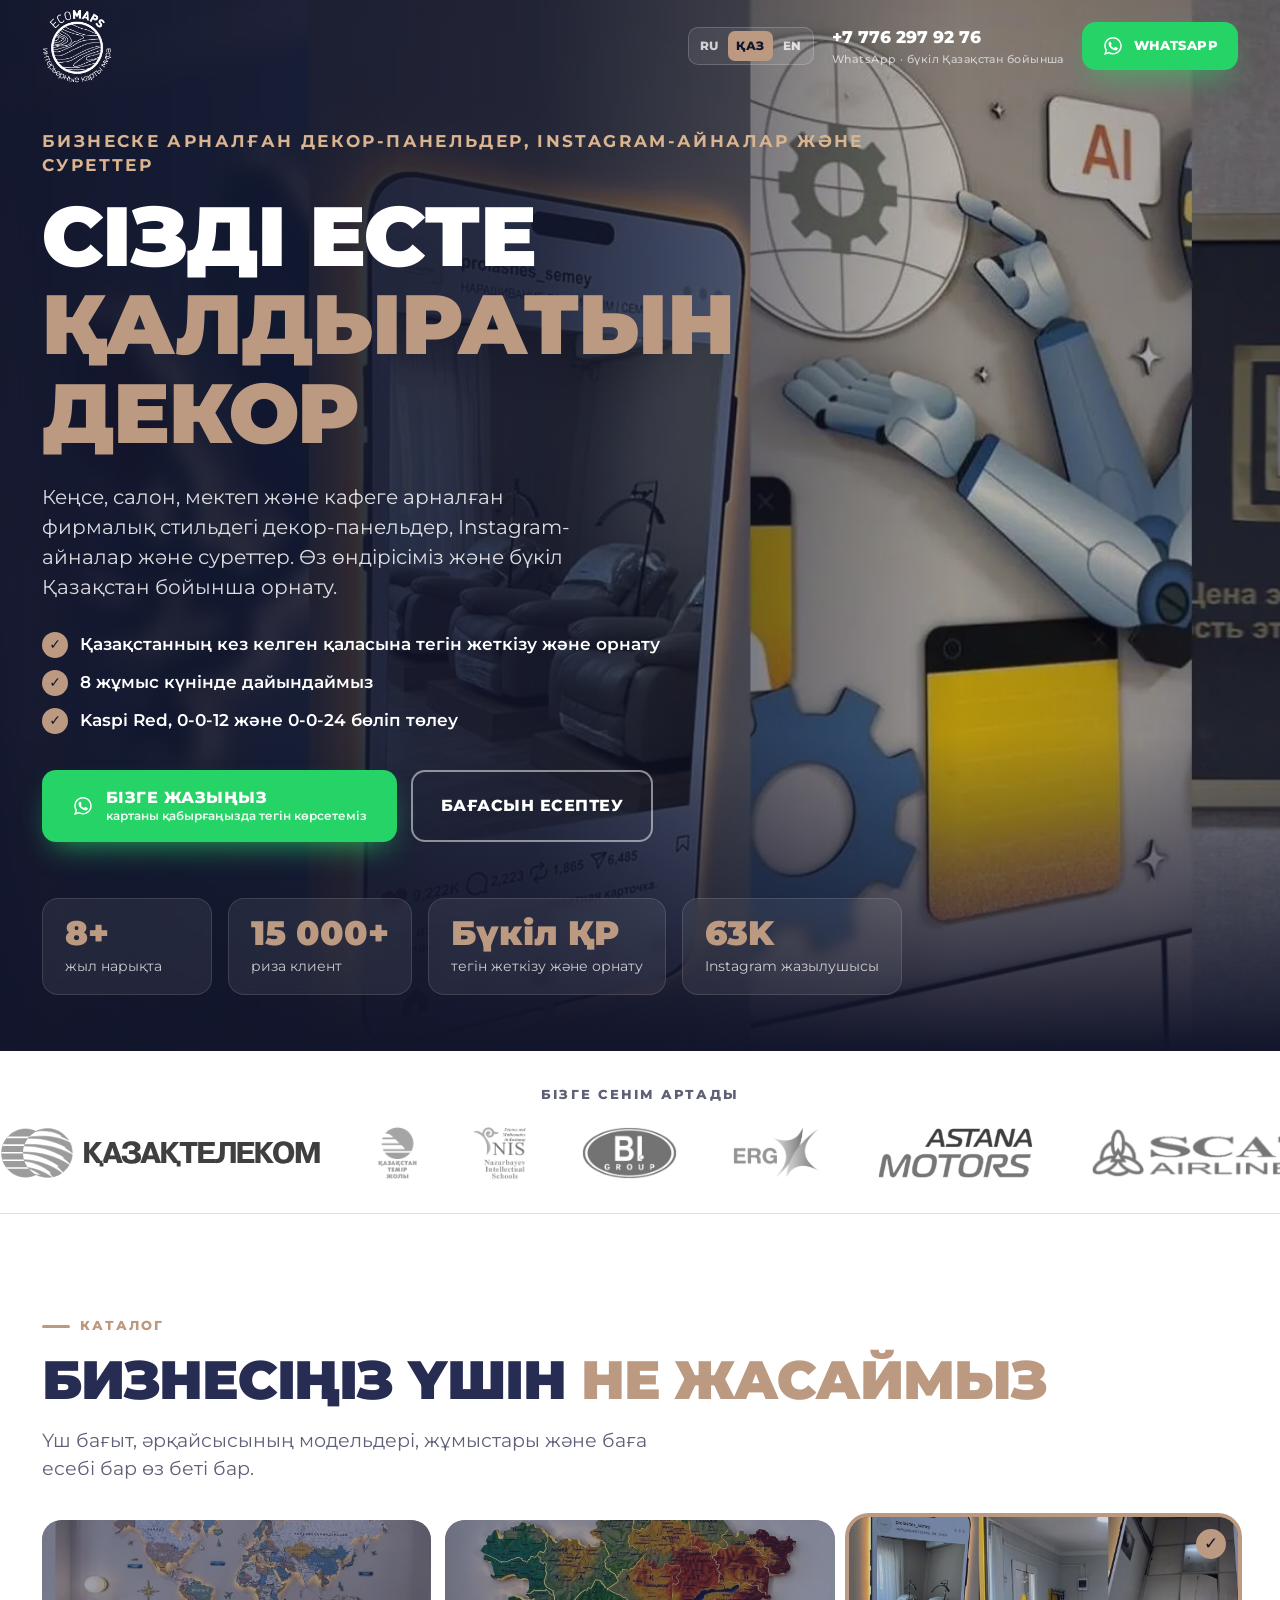
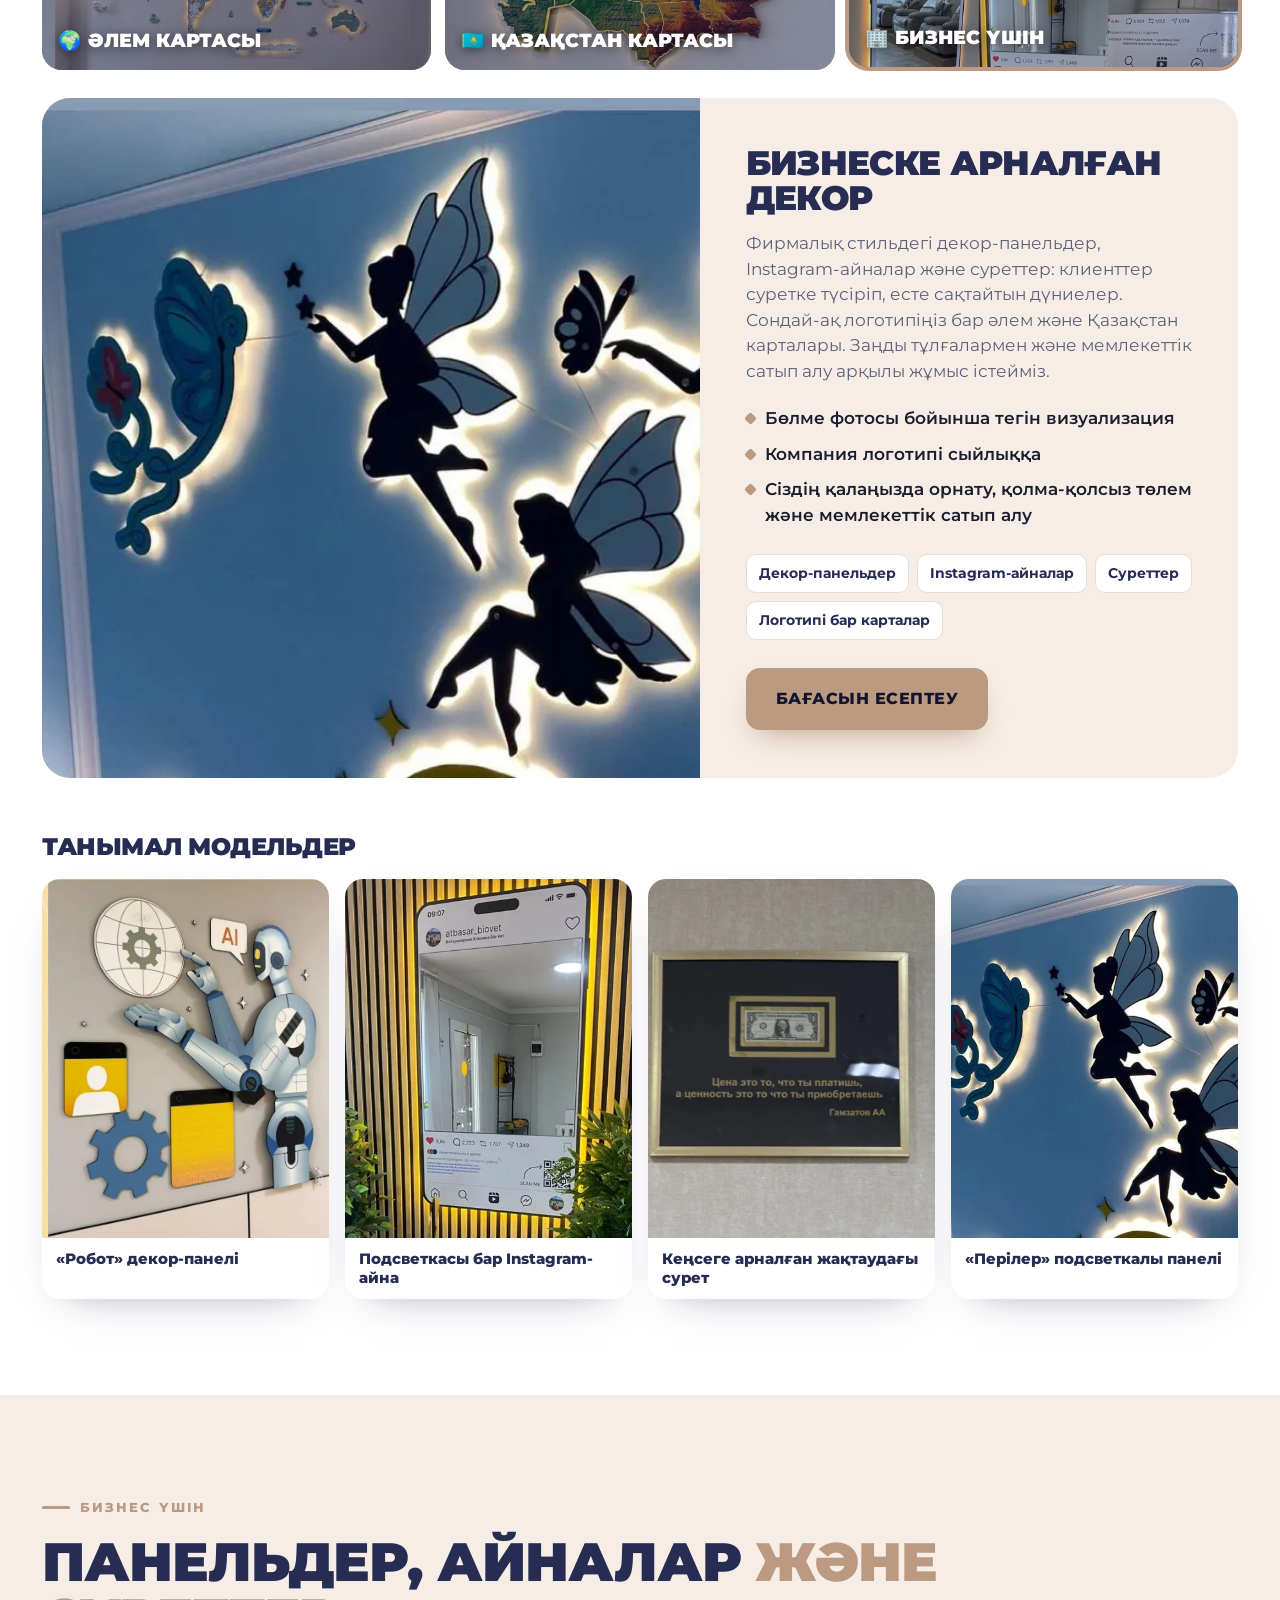
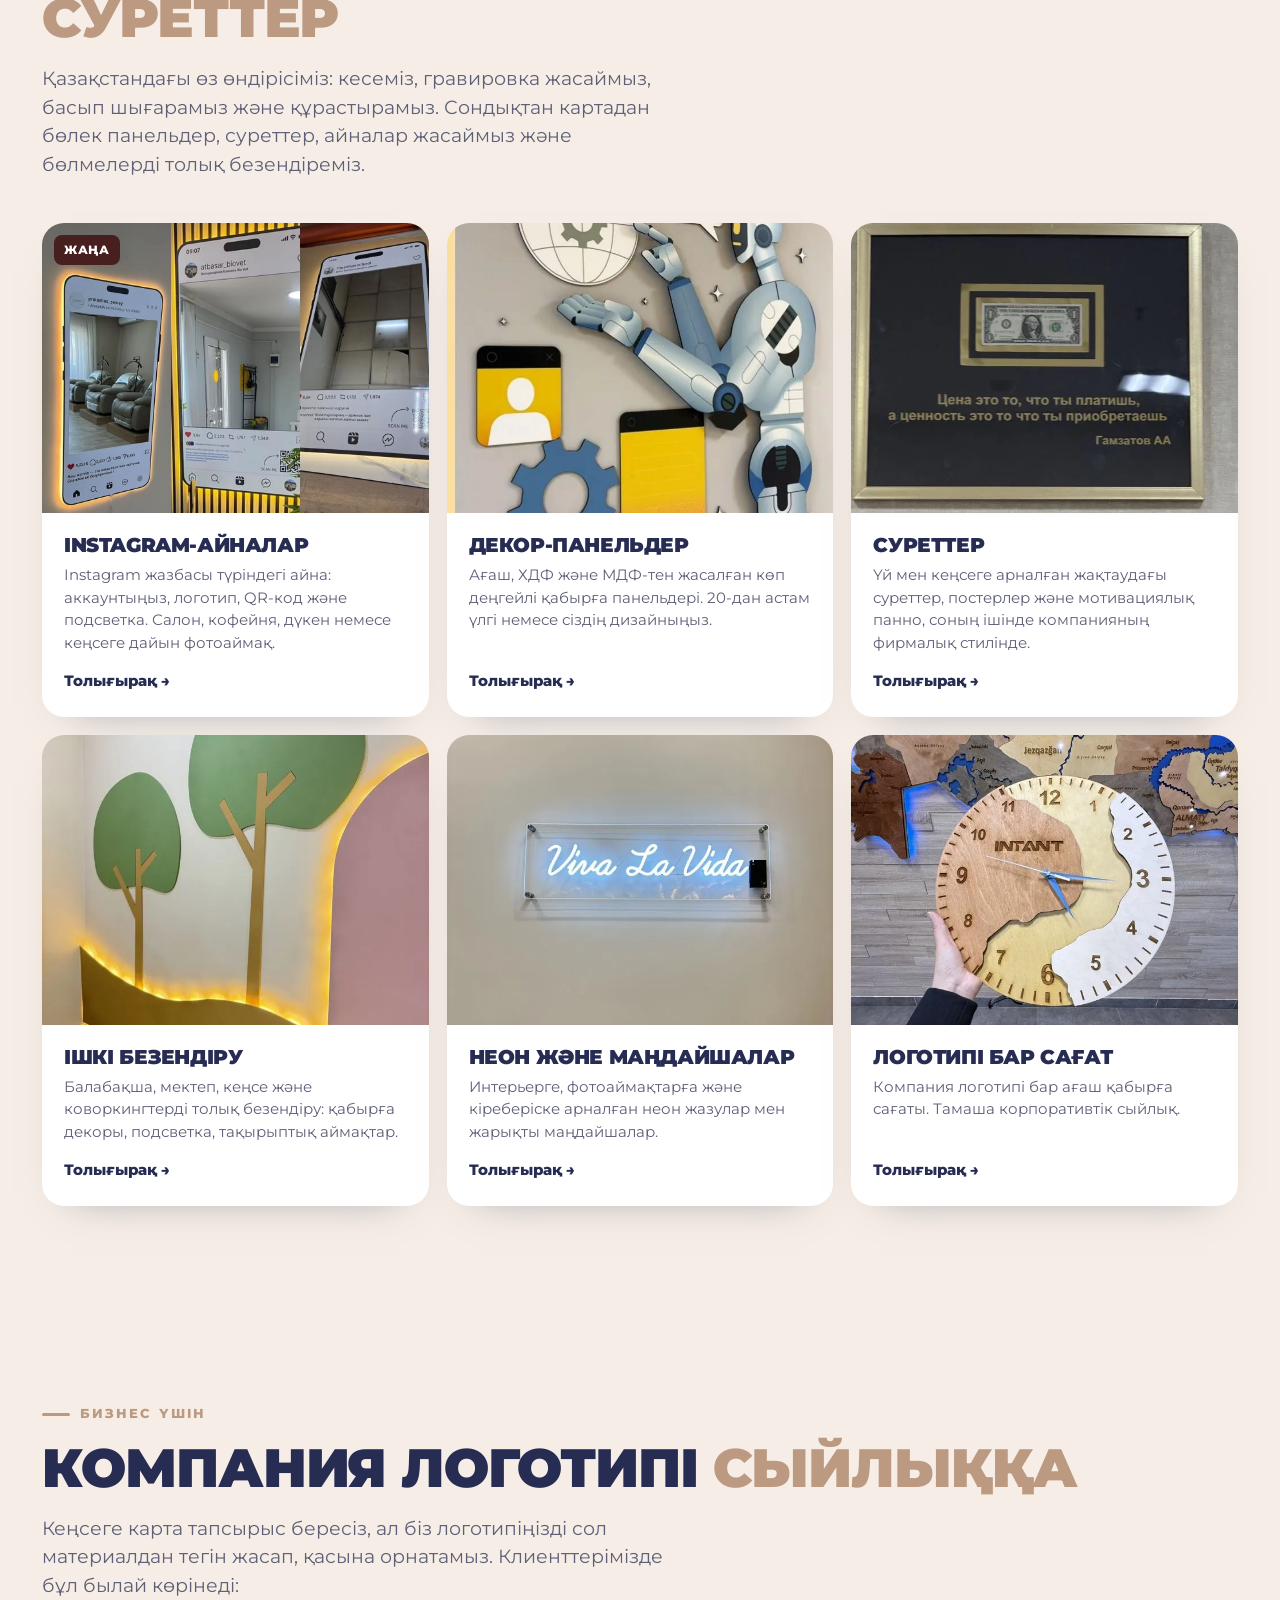
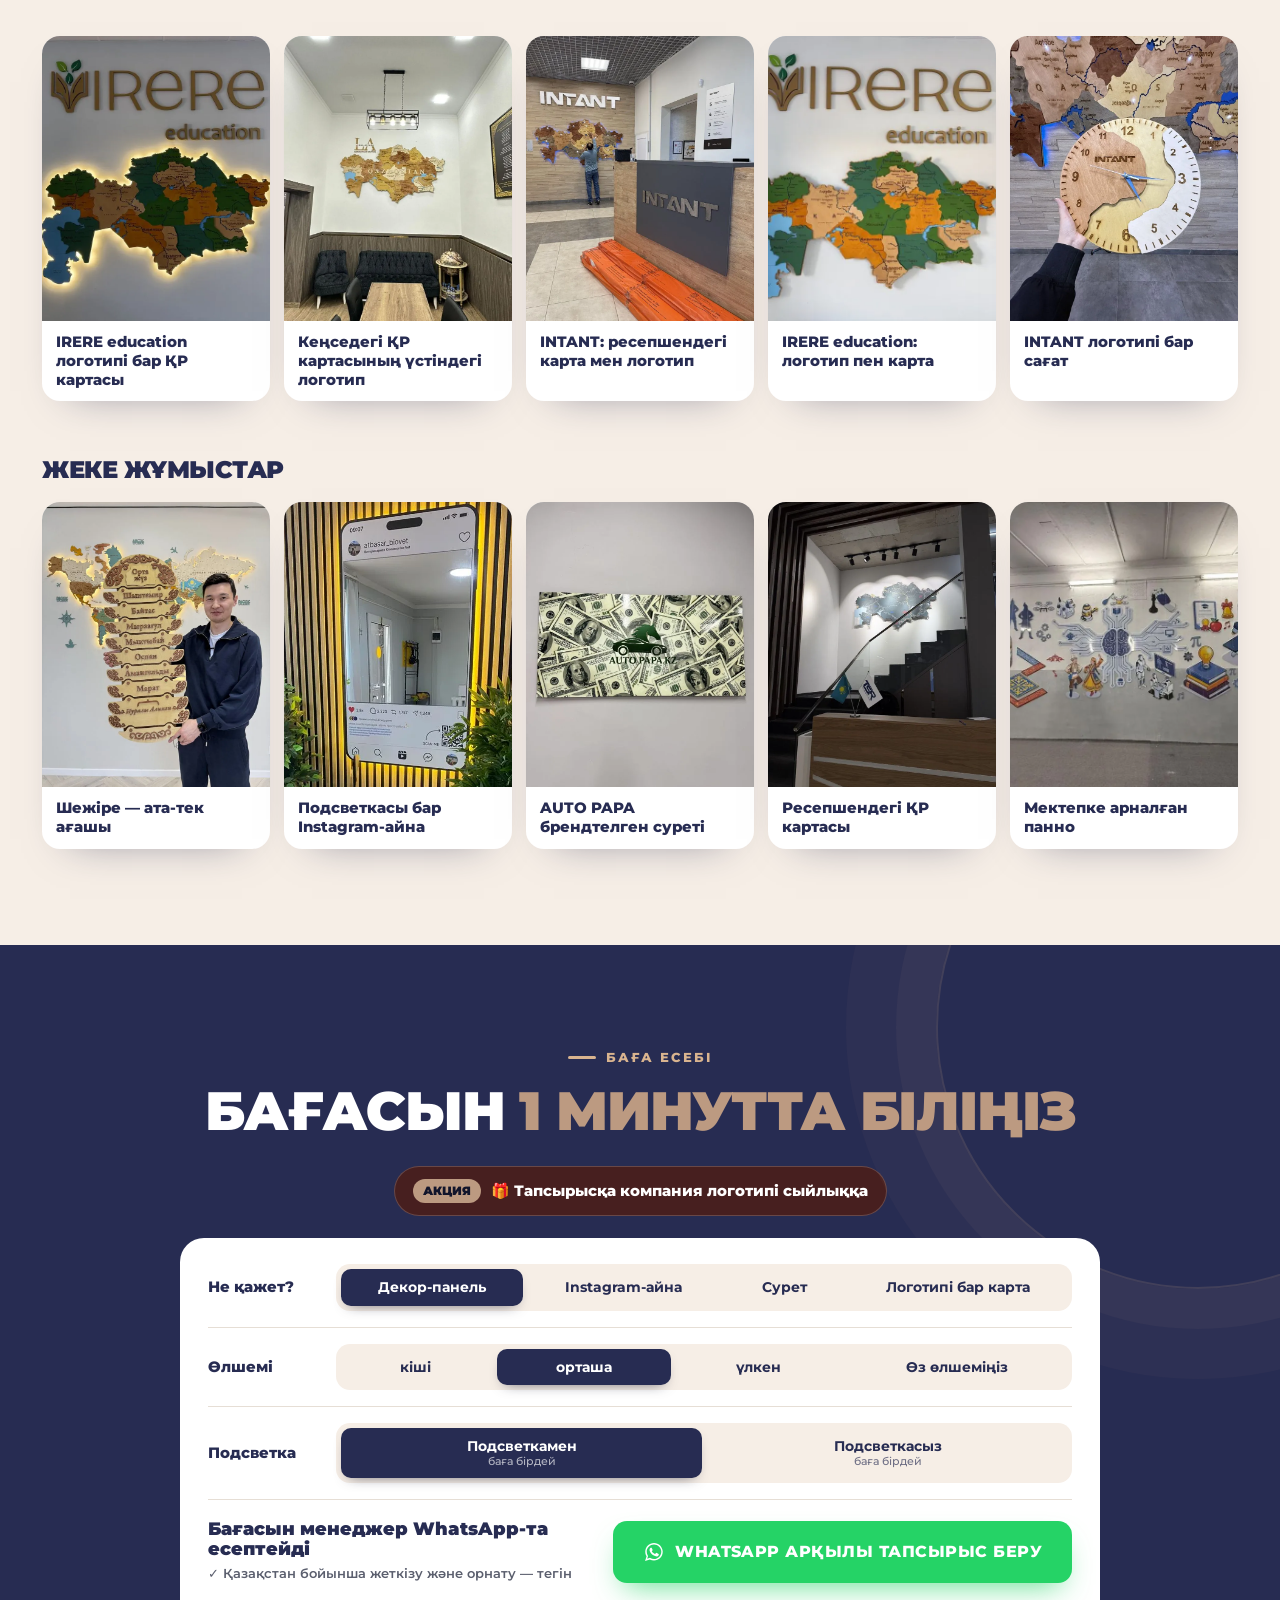
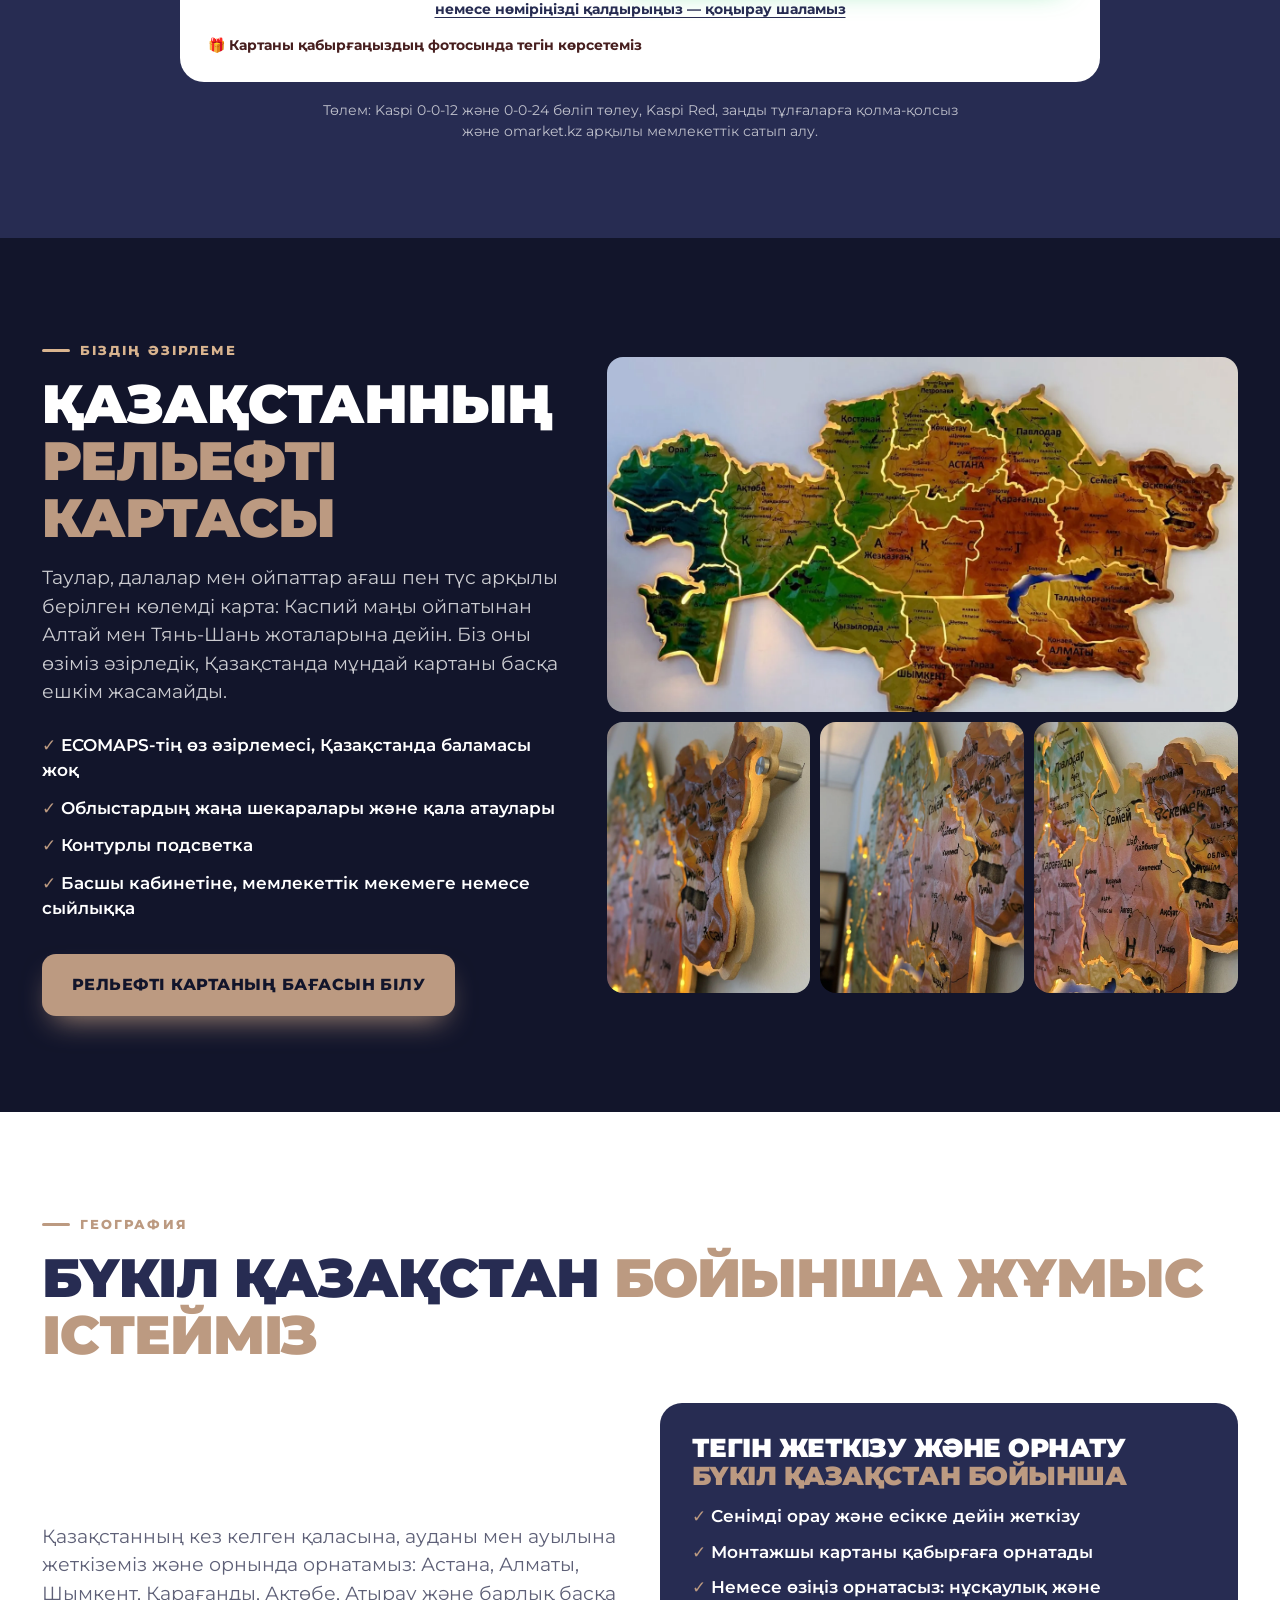
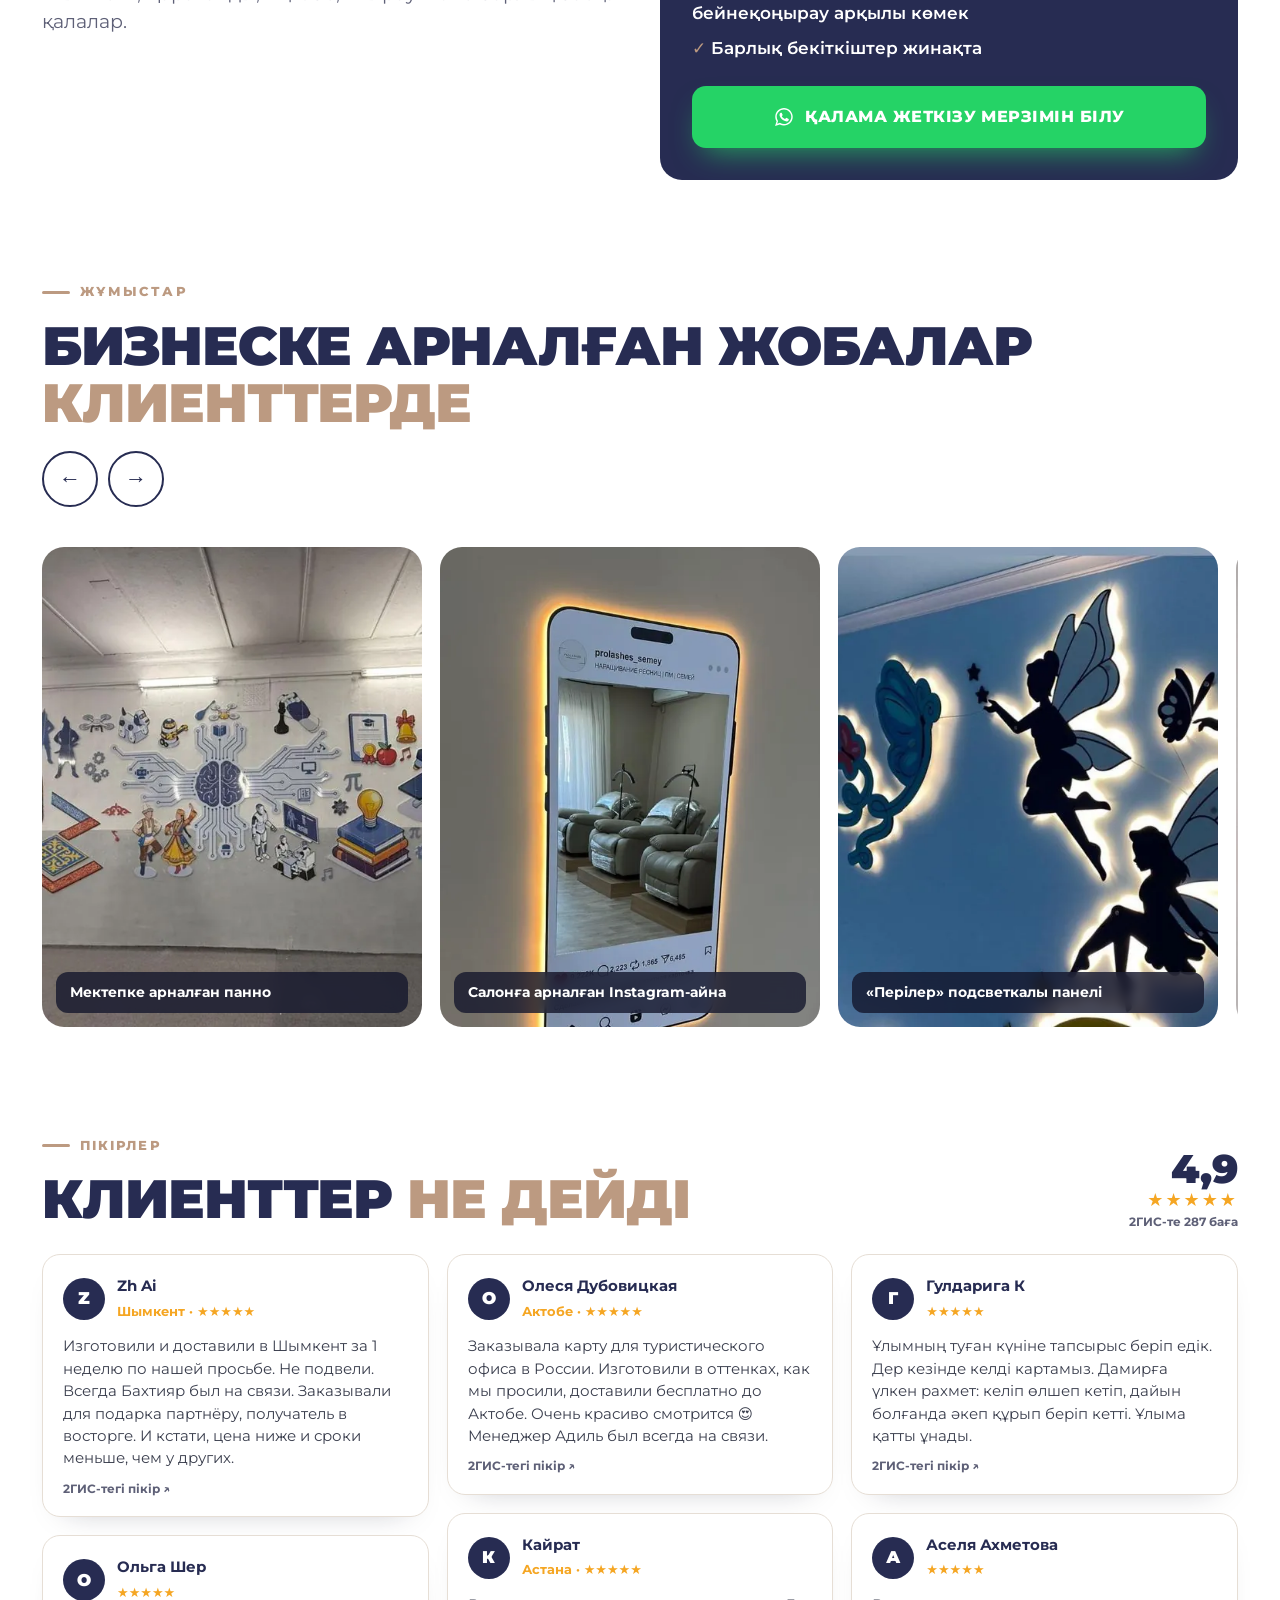
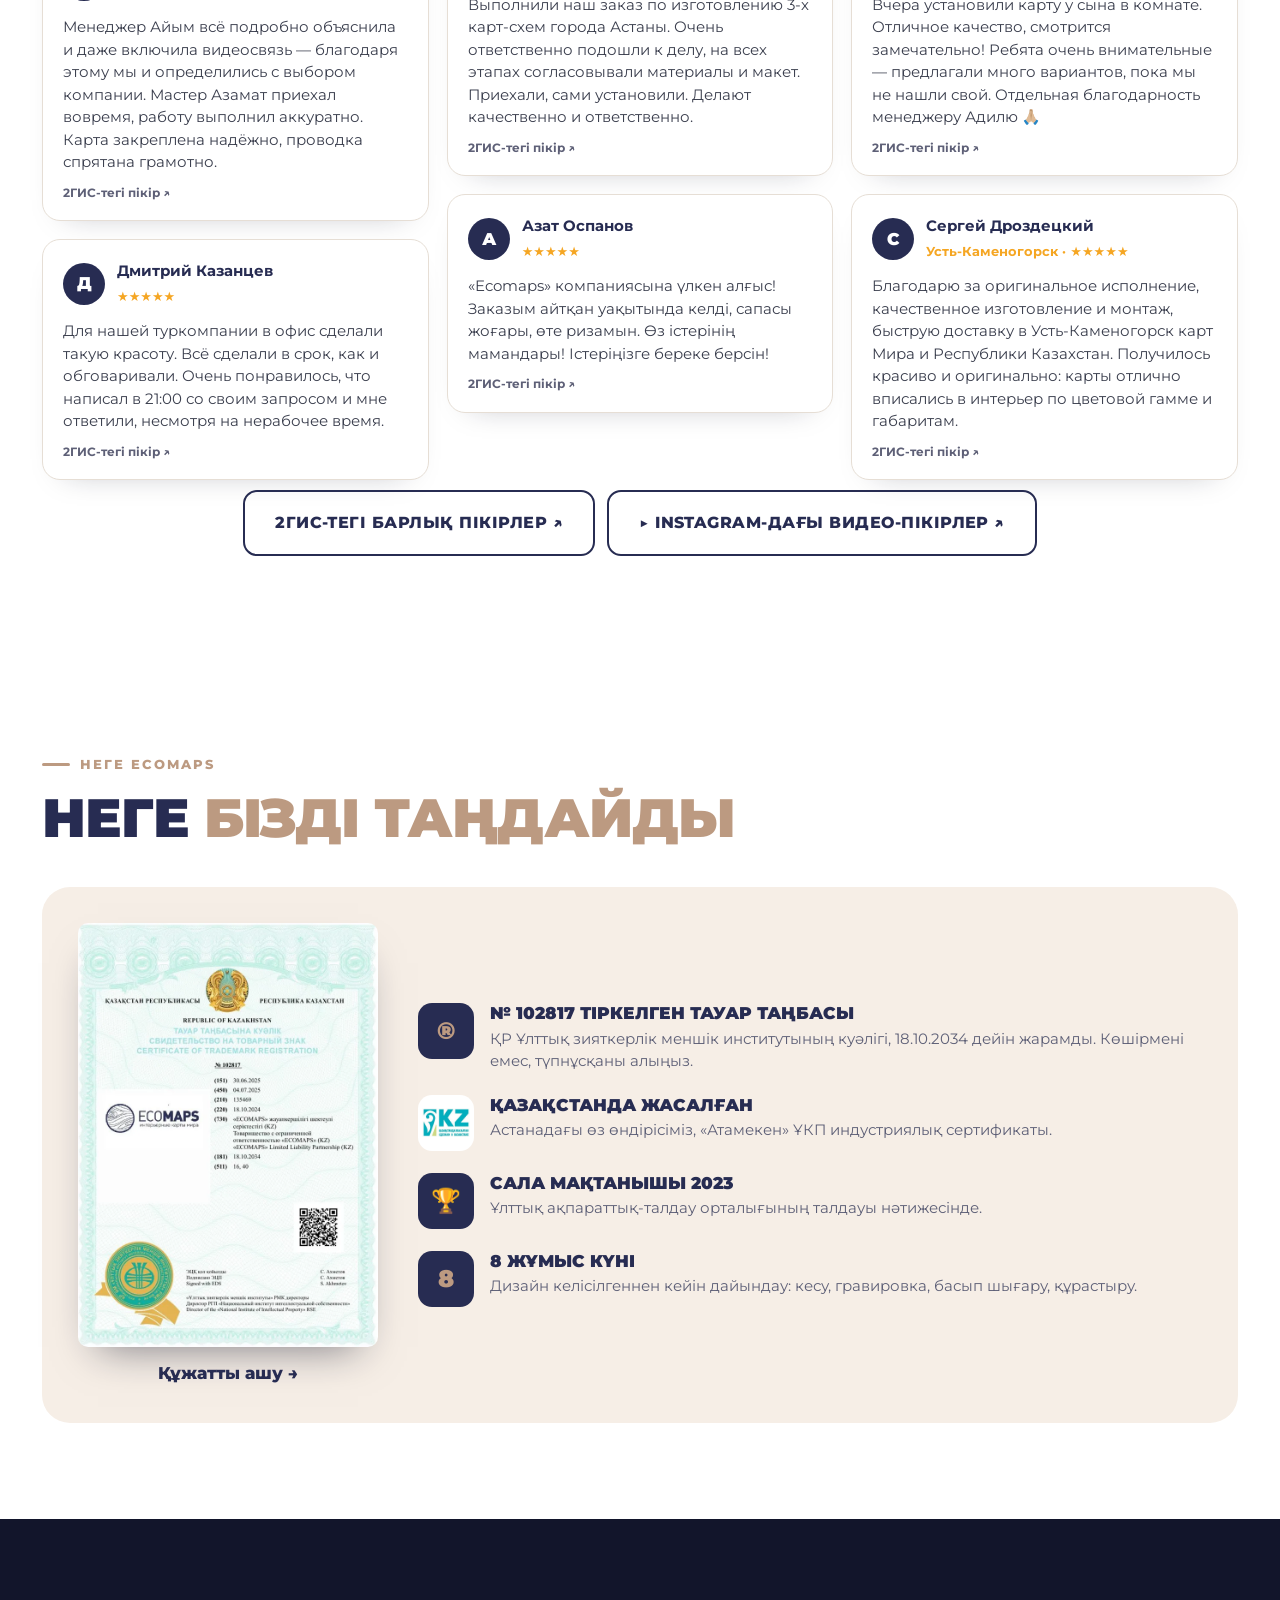
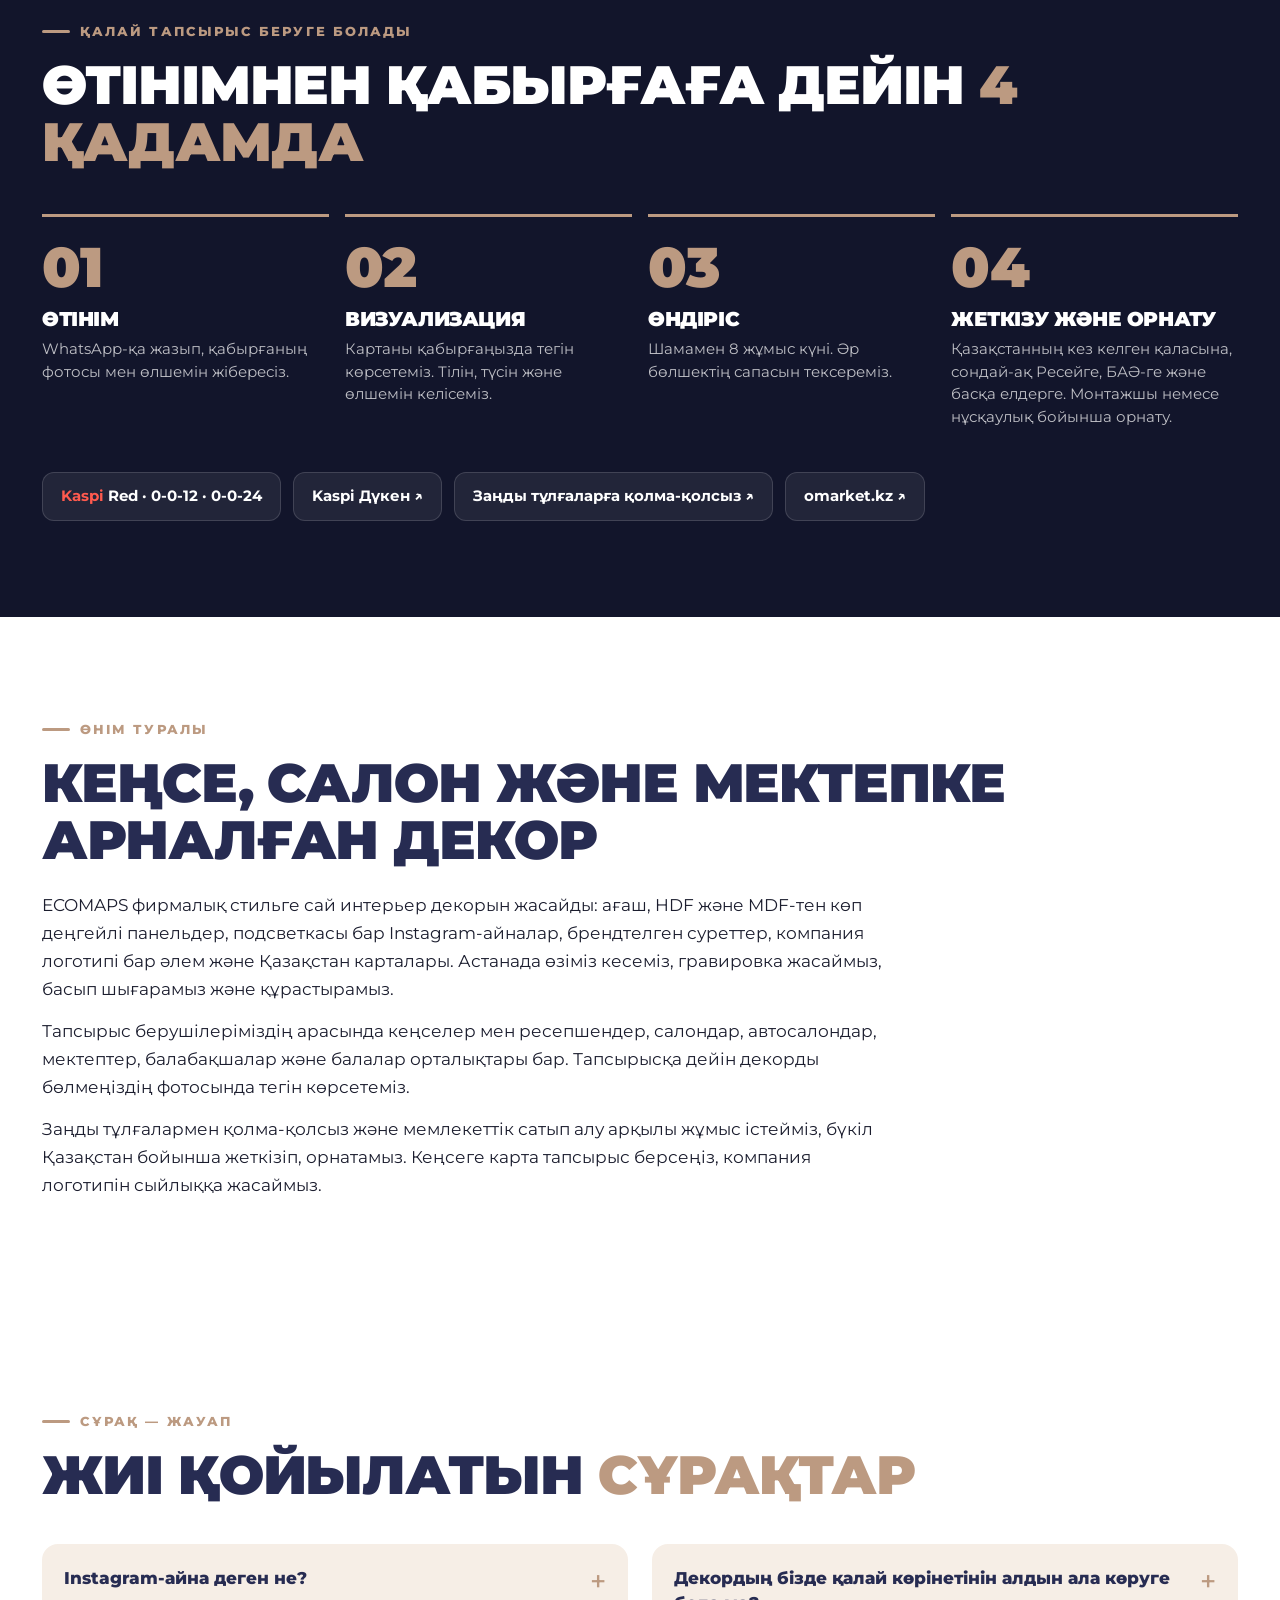
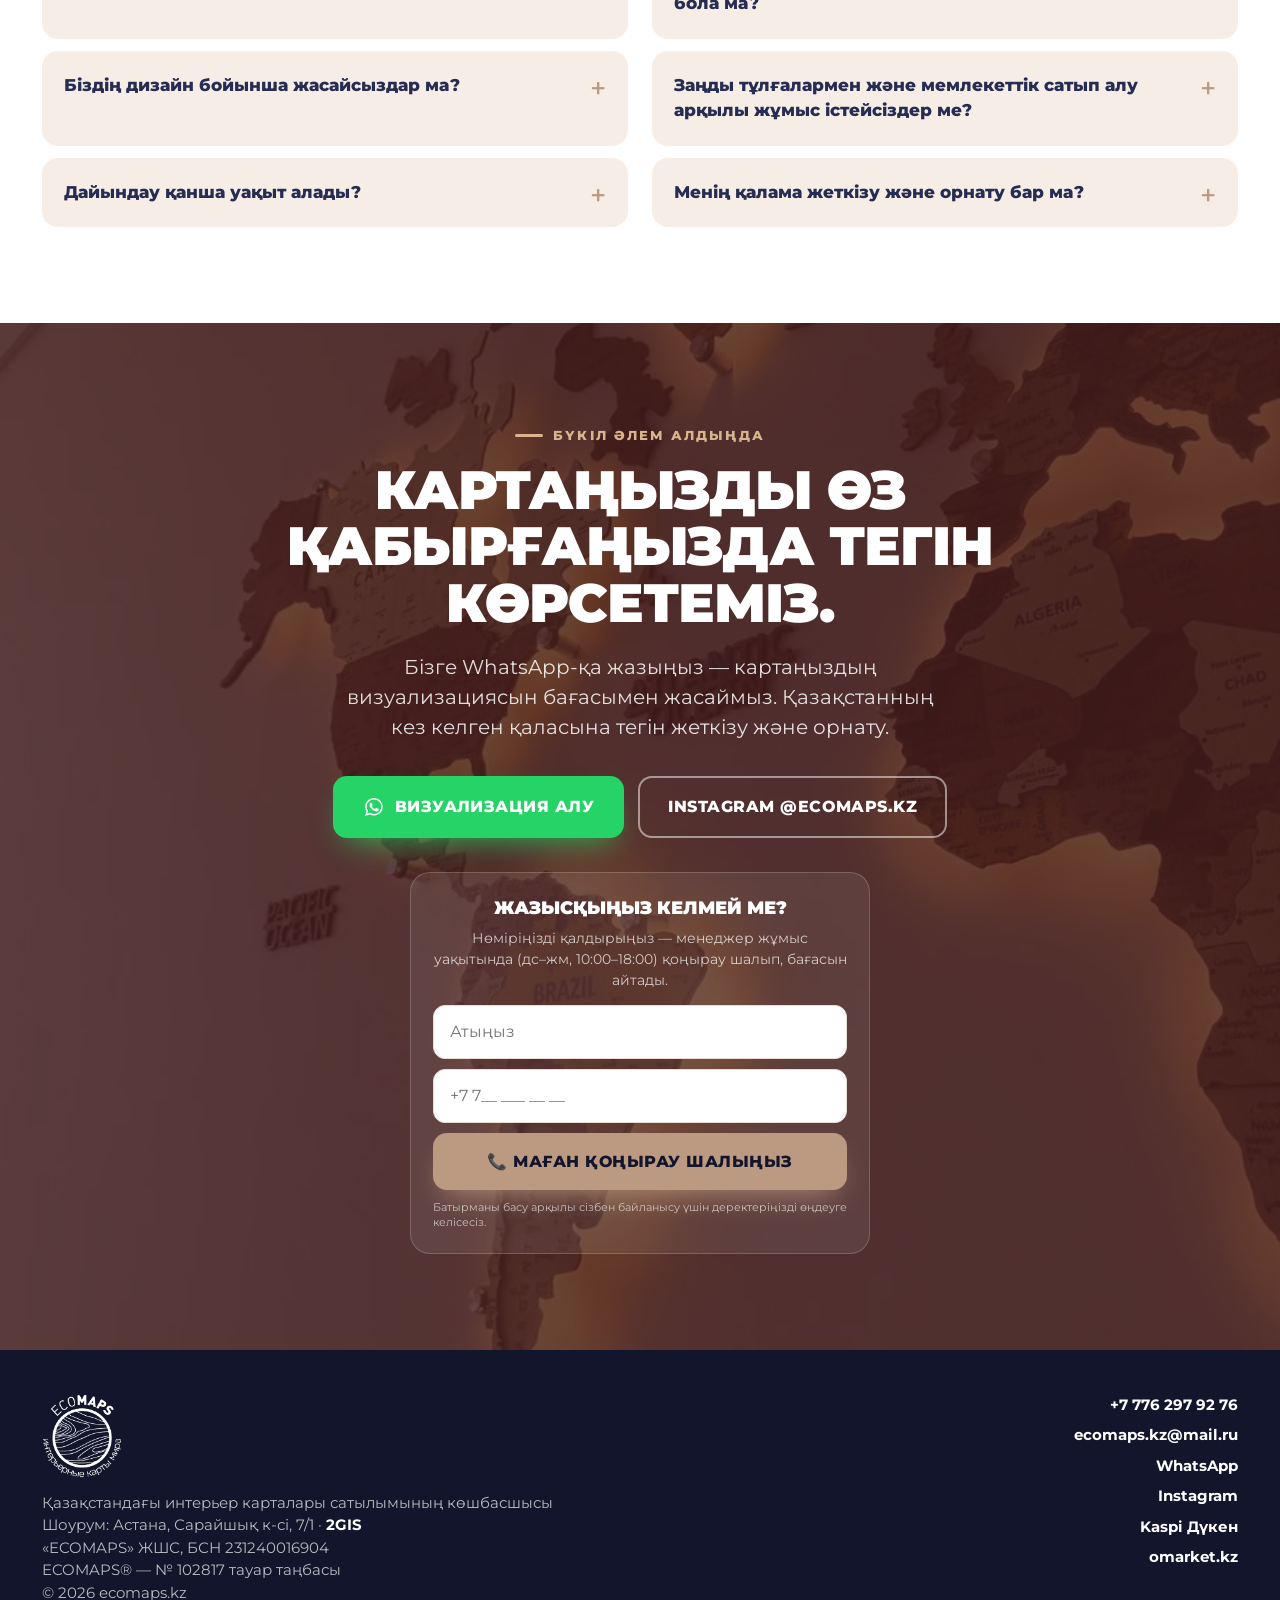
<file: kz/business/index.html>
<!DOCTYPE html>
<html lang="kk">
<head>
<meta charset="UTF-8">
<meta name="viewport" content="width=device-width, initial-scale=1">
<title>Бизнеске декор: панельдер, айналар, суреттер — ECOMAPS</title>
<meta name="description" content="Кеңсе, салон және мектепке декор-панельдер, Instagram-айналар, брендтелген суреттер мен логотипі бар карталар. Өз өндірісіміз, бүкіл ҚР бойынша орнату.">
<meta property="og:title" content="ECOMAPS — бизнеске арналған декор">
<meta property="og:description" content="Кеңсе, салон және мектепке декор-панельдер, Instagram-айналар, брендтелген суреттер мен логотипі бар карталар. Өз өндірісіміз, бүкіл ҚР бойынша орнату.">
<meta property="og:image" content="https://ecomaps.kz/img/hero-wide.jpg?v=f53d175c">
<meta property="og:url" content="https://ecomaps.kz/kz/business/">
<meta property="og:type" content="website">
<link rel="canonical" href="https://ecomaps.kz/kz/business/">
<script type="application/ld+json">{"@context": "https://schema.org", "@graph": [{"@type": ["Store", "Organization"], "@id": "https://ecomaps.kz/#store", "name": "ECOMAPS", "legalName": "ТОО «ECOMAPS»", "url": "https://ecomaps.kz/", "logo": "https://ecomaps.kz/img/ads/logo-square.png?v=f53d175c", "image": "https://ecomaps.kz/img/hero-wide.jpg?v=f53d175c", "telephone": "+77762979276", "priceRange": "₸₸", "address": {"@type": "PostalAddress", "streetAddress": "ул. Сарайшык, 7/1", "addressLocality": "Астана", "addressCountry": "KZ"}, "areaServed": {"@type": "Country", "name": "Kazakhstan"}, "sameAs": ["https://www.instagram.com/ecomaps.kz/", "https://2gis.kz/astana/geo/70000001057229459", "https://l.kaspi.kz/shop/HHgEF6jwWSDbpnh"]}, {"@type": "WebPage", "@id": "https://ecomaps.kz/kz/business/#page", "url": "https://ecomaps.kz/kz/business/", "name": "Бизнеске декор: панельдер, айналар, суреттер — ECOMAPS", "description": "Кеңсе, салон және мектепке декор-панельдер, Instagram-айналар, брендтелген суреттер мен логотипі бар карталар. Өз өндірісіміз, бүкіл ҚР бойынша орнату.", "inLanguage": "kk", "isPartOf": {"@type": "WebSite", "@id": "https://ecomaps.kz/#site", "url": "https://ecomaps.kz/", "name": "ECOMAPS"}, "about": {"@id": "https://ecomaps.kz/#store"}}, {"@type": "FAQPage", "mainEntity": [{"@type": "Question", "name": "Instagram-айна деген не?", "acceptedAnswer": {"@type": "Answer", "text": "Аккаунтыңыз, логотип, QR-код және подсветкасы бар Instagram жазбасы түріндегі айна. Оны салонда, кофеханада, дүкенде немесе кеңседе фотоаймақ ретінде қояды."}}, {"@type": "Question", "name": "Декордың бізде қалай көрінетінін алдын ала көруге бола ма?", "acceptedAnswer": {"@type": "Answer", "text": "Иә. Бөлменің фотосын WhatsApp-қа жіберіңіз, біз тегін визуализация жасаймыз."}}, {"@type": "Question", "name": "Біздің дизайн бойынша жасайсыздар ма?", "acceptedAnswer": {"@type": "Answer", "text": "Иә. 20-дан астам дайын панель үлгісі бар, бірақ сіздің макетіңіз бойынша немесе компанияның фирмалық стилінде жасай аламыз."}}, {"@type": "Question", "name": "Заңды тұлғалармен және мемлекеттік сатып алу арқылы жұмыс істейсіздер ме?", "acceptedAnswer": {"@type": "Answer", "text": "Иә: шот бойынша қолма-қолсыз төлем, мемлекеттік сатып алу және omarket.kz. Бізде «Атамекен» ҰКП индустриялық сертификаты және СТ-KZ сертификаты бар."}}, {"@type": "Question", "name": "Дайындау қанша уақыт алады?", "acceptedAnswer": {"@type": "Answer", "text": "Дизайн келісілгеннен кейін шамамен 8 жұмыс күні. Жеке тапсырыстардың мерзімі бөлек келісіледі."}}, {"@type": "Question", "name": "Менің қалама жеткізу және орнату бар ма?", "acceptedAnswer": {"@type": "Answer", "text": "Иә, тегін: Қазақстанның барлық қалаларына жеткізу және орнату бағаға кіреді. Сондай-ақ Ресейге, БАӘ-ге және басқа елдерге жеткіземіз."}}]}]}</script>
<link rel="alternate" hreflang="ru" href="https://ecomaps.kz/business/">
<link rel="alternate" hreflang="kk" href="https://ecomaps.kz/kz/business/">
<link rel="alternate" hreflang="en" href="https://ecomaps.kz/en/business/">
<link rel="alternate" hreflang="x-default" href="https://ecomaps.kz/business/">
<link rel="icon" type="image/png" href="../../img/favicon.png?v=f53d175c">
<script async src="https://www.googletagmanager.com/gtag/js?id=G-HMMT7JD949"></script>
<script>window.dataLayer=window.dataLayer||[];function gtag(){dataLayer.push(arguments);}gtag('js',new Date());gtag('config','G-HMMT7JD949');gtag('config','AW-826481600');</script>
<script>/* OpenAI Ads Pixel (конверсии рекламы в ChatGPT) */
!function(w,d,s,u){if(w.oaiq)return;var q=function(){q.q.push(arguments)};q.q=[];w.oaiq=q;var j=d.createElement(s);j.async=1;j.src=u;var f=d.getElementsByTagName(s)[0];f.parentNode.insertBefore(j,f)}(window,document,"script","https://bzrcdn.openai.com/sdk/oaiq.min.js");oaiq("init",{pixelId:"DipQq4rYeV9NBQEsWQdgFW",debug:true});</script>
<script>/* Яндекс Метрика с вебвизором (тот же счётчик, что на /whatsapp) */
var YM_ID=103848088;(function(m,e,t,r,i,k,a){m[i]=m[i]||function(){(m[i].a=m[i].a||[]).push(arguments)};m[i].l=1*new Date();k=e.createElement(t),a=e.getElementsByTagName(t)[0],k.async=1,k.src=r,a.parentNode.insertBefore(k,a)})(window,document,'script','https://mc.yandex.ru/metrika/tag.js?id='+YM_ID,'ym');
ym(YM_ID,'init',{webvisor:true,clickmap:true,trackLinks:true,accurateTrackBounce:true});
/* Meta Pixel (Facebook/Instagram реклама): впишите ID в src/build.py → META_PIXEL_ID */
var META_PIXEL_ID='576043711342731';if(META_PIXEL_ID){!function(f,b,e,v,n,t,s){if(f.fbq)return;n=f.fbq=function(){n.callMethod?n.callMethod.apply(n,arguments):n.queue.push(arguments)};if(!f._fbq)f._fbq=n;n.push=n;n.loaded=!0;n.version='2.0';n.queue=[];t=b.createElement(e);t.async=!0;t.src=v;s=b.getElementsByTagName(e)[0];s.parentNode.insertBefore(t,s)}(window,document,'script','https://connect.facebook.net/en_US/fbevents.js');fbq('init',META_PIXEL_ID);fbq('track','PageView');}
</script>
<script>/* TikTok Pixel (реклама в TikTok): ID в src/build.py → TT_PIXEL_ID */
!function (w, d, t) {
  w.TiktokAnalyticsObject=t;var ttq=w[t]=w[t]||[];ttq.methods=["page","track","identify","instances","debug","on","off","once","ready","alias","group","enableCookie","disableCookie","holdConsent","revokeConsent","grantConsent"],ttq.setAndDefer=function(t,e){t[e]=function(){t.push([e].concat(Array.prototype.slice.call(arguments,0)))}};for(var i=0;i<ttq.methods.length;i++)ttq.setAndDefer(ttq,ttq.methods[i]);ttq.instance=function(t){for(
var e=ttq._i[t]||[],n=0;n<ttq.methods.length;n++)ttq.setAndDefer(e,ttq.methods[n]);return e},ttq.load=function(e,n){var r="https://analytics.tiktok.com/i18n/pixel/events.js",o=n&&n.partner;ttq._i=ttq._i||{},ttq._i[e]=[],ttq._i[e]._u=r,ttq._t=ttq._t||{},ttq._t[e]=+new Date,ttq._o=ttq._o||{},ttq._o[e]=n||{};n=document.createElement("script")
;n.type="text/javascript",n.async=!0,n.src=r+"?sdkid="+e+"&lib="+t;e=document.getElementsByTagName("script")[0];e.parentNode.insertBefore(n,e)};
  ttq.load('DBQ1JJJC77UBQ4PDTHPG');
  ttq.page();
}(window, document, 'ttq');
</script>
<link rel="preconnect" href="https://fonts.googleapis.com">
<link rel="preconnect" href="https://fonts.gstatic.com" crossorigin>
<link href="https://fonts.googleapis.com/css2?family=Montserrat:wght@400;500;600;700;800;900&display=swap" rel="stylesheet">
<link rel="stylesheet" href="../../assets/style.css?v=34e55e02">
<style>.hero-bg{background-image:url(../../img/hero-biz.webp?v=f53d175c)}.final:before{background-image:url(../../img/g3.webp?v=f53d175c)}</style>
</head>
<body data-mode="biz">

<svg width="0" height="0" style="position:absolute">
  <symbol id="wa" viewBox="0 0 32 32"><path fill="currentColor" d="M16 3C9 3 3.3 8.6 3.3 15.6c0 2.4.7 4.7 1.9 6.7L3 29l6.9-2.1c1.9 1.1 4 1.6 6.1 1.6 7 0 12.7-5.7 12.7-12.7S23 3 16 3zm0 23.2c-1.9 0-3.8-.5-5.4-1.5l-.4-.2-4.1 1.2 1.3-4-.3-.4c-1.1-1.7-1.7-3.6-1.7-5.6C5.4 9.8 10.2 5 16 5s10.6 4.8 10.6 10.6S21.8 26.2 16 26.2zm5.8-7.9c-.3-.2-1.9-.9-2.2-1-.3-.1-.5-.2-.7.2-.2.3-.8 1-1 1.2-.2.2-.4.2-.7.1-.3-.2-1.3-.5-2.5-1.6-.9-.8-1.6-1.8-1.7-2.1-.2-.3 0-.5.1-.6l.5-.6c.2-.2.2-.3.3-.5.1-.2 0-.4 0-.6l-1-2.4c-.3-.6-.5-.5-.7-.5h-.6c-.2 0-.6.1-.9.4-.3.3-1.2 1.1-1.2 2.8s1.2 3.2 1.4 3.5c.2.2 2.4 3.6 5.7 5 .8.3 1.4.5 1.9.7.8.3 1.5.2 2.1.1.6-.1 1.9-.8 2.2-1.5.3-.7.3-1.4.2-1.5-.1-.1-.3-.2-.6-.4z"/></symbol>
</svg>

<header id="top">
  <div class="wrap nav">
    <a class="logo" href="#top" aria-label="ECOMAPS"><img src="../../img/logo-white.png?v=f53d175c" alt="ECOMAPS — интерьерлік әлем карталары" width="70" height="74"></a>
    <nav class="menu">
      <a href="#catalog">Каталог</a>
      <a href="#services" data-m="biz">Қызметтер</a>
      <a href="#calc">Баға есебі</a>
      <a href="#trust">Біз туралы</a>
      <a href="#works">Жұмыстар</a>
      <a href="#faq">Сұрақтар</a>
    </nav>
    <div class="hdr-r">
      <div class="lang"><a href="/business/" hreflang="ru">RU</a><a href="/kz/business/" hreflang="kk" class="on">ҚАЗ</a><a href="/en/business/" hreflang="en">EN</a></div>
      <a class="phone js-wa" href="https://ecomaps.kz/whatsapp" data-place="phone" data-choose>+7 776 297 92 76<small>WhatsApp · бүкіл Қазақстан бойынша</small></a>
      <a class="btn btn-wa js-wa" href="https://ecomaps.kz/whatsapp" data-place="header"><svg><use href="#wa"/></svg><span>WhatsApp</span></a>
    </div>
  </div>
</header>

<main>
<section class="hero">
  <div class="hero-bg" role="img" aria-label="Декор-панель, Instagram-айна және сурет"></div>
  <div class="wrap">
    <h1 class="reveal h1-key">Бизнеске арналған декор-панельдер, Instagram-айналар және суреттер</h1>
    <p class="h1s reveal">Сізді есте <em>қалдыратын декор</em></p>
    <p class="lead reveal">Кеңсе, салон, мектеп және кафеге арналған фирмалық стильдегі декор-панельдер, Instagram-айналар және суреттер. Өз өндірісіміз және бүкіл Қазақстан бойынша орнату.</p>
    <ul class="checks reveal">
      <li>Қазақстанның кез келген қаласына тегін жеткізу және орнату</li>
      <li>8 жұмыс күнінде дайындаймыз</li>
      <li>Kaspi Red, 0-0-12 және 0-0-24 бөліп төлеу</li>
    </ul>
    <div class="cta reveal">
      <a class="btn btn-wa btn-2l js-wa" href="https://ecomaps.kz/whatsapp" data-place="hero"><svg><use href="#wa"/></svg><span>Бізге жазыңыз<small>картаны қабырғаңызда тегін көрсетеміз</small></span></a>
      <a class="btn btn-line" href="#calc">Бағасын есептеу</a>
    </div>
    
    <div class="stats reveal">
      <div class="stat"><b>8+</b><span>жыл нарықта</span></div>
      <div class="stat"><b>15 000+</b><span>риза клиент</span></div>
      <div class="stat"><b>Бүкіл ҚР</b><span>тегін жеткізу және орнату</span></div>
      <div class="stat"><b>63K</b><span>Instagram жазылушысы</span></div>
    </div>
  </div>
</section>

<div class="logos" id="clients">
  <div class="lbl">Бізге сенім артады</div>
  <div class="track" id="track"></div>
</div>

<section id="catalog">
  <div class="wrap">
    <span class="kicker">Каталог</span>
    <h2>Бизнесіңіз үшін <span class="t">не жасаймыз</span></h2>
    <p class="sub">Үш бағыт, әрқайсысының модельдері, жұмыстары және баға есебі бар өз беті бар.</p>
    <nav class="modes">
      <a class="md" data-set="world" href="/kz/#catalog"><img src="../../img/tab-world.webp?v=f53d175c" alt="Әлем картасы"><span>🌍 Әлем картасы</span></a>
      <a class="md" data-set="kz" href="/kz/kazakhstan/#catalog"><img src="../../img/kz/k-phys.webp?v=f53d175c" alt="Қазақстан картасы"><span>🇰🇿 Қазақстан картасы</span></a>
      <a class="md" data-set="biz" href="/kz/business/#catalog"><img src="../../img/mirrors/mirrors-cover.webp?v=f53d175c" alt="Бизнес үшін"><span>🏢 Бизнес үшін</span></a>
    </nav>

    
    
    <div class="pane" data-m="biz">
      <div class="ph"><img src="../../img/panels/fairies.webp?v=f53d175c" alt="Бизнеске арналған декор" loading="lazy"></div>
      <div class="tx">
        <h3>Бизнеске арналған декор</h3><p>Фирмалық стильдегі декор-панельдер, Instagram-айналар және суреттер: клиенттер суретке түсіріп, есте сақтайтын дүниелер. Сондай-ақ логотипіңіз бар әлем және Қазақстан карталары. Заңды тұлғалармен және мемлекеттік сатып алу арқылы жұмыс істейміз.</p>
        <ul><li>Бөлме фотосы бойынша тегін визуализация</li><li>Компания логотипі сыйлыққа</li><li>Сіздің қалаңызда орнату, қолма-қолсыз төлем және мемлекеттік сатып алу</li></ul>
        <div class="chips"><span>Декор-панельдер</span><span>Instagram-айналар</span><span>Суреттер</span><span>Логотипі бар карталар</span></div>
        <a class="btn btn-gold" href="#calc">Бағасын есептеу</a>
      </div>
    </div>

    <h3 class="h3s">Танымал модельдер</h3>
    <div class="models" id="models"></div>
  </div>
</section>

<section class="relief" id="relief" data-m="kz biz">
  <div class="wrap">
    <div class="rl">
      <div>
        <span class="kicker" style="color:var(--gold)">Біздің әзірлеме</span>
        <h2>Қазақстанның <span class="t">рельефті картасы</span></h2>
        <p class="sub">Таулар, далалар мен ойпаттар ағаш пен түс арқылы берілген көлемді карта: Каспий маңы ойпатынан Алтай мен Тянь-Шань жоталарына дейін. Біз оны өзіміз әзірледік, Қазақстанда мұндай картаны басқа ешкім жасамайды.</p>
        <ul class="rl-l"><li>ECOMAPS-тің өз әзірлемесі, Қазақстанда баламасы жоқ</li><li>Облыстардың жаңа шекаралары және қала атаулары</li><li>Контурлы подсветка</li><li>Басшы кабинетіне, мемлекеттік мекемеге немесе сыйлыққа</li></ul>
        <a class="btn btn-gold js-wa" href="https://ecomaps.kz/whatsapp" data-place="relief">Рельефті картаның бағасын білу</a>
      </div>
      <div class="rl-g">
        <img class="big" src="../../img/relief/r3019.webp?v=f53d175c" alt="Қазақстанның рельефті картасы" loading="lazy">
        <img src="../../img/relief/r3021.webp?v=f53d175c" alt="ҚР рельефті картасы бүйірінен: таулардың көлемі және контурлы подсветка" loading="lazy">
        <img src="../../img/relief/r3022.webp?v=f53d175c" alt="Абай облысы мен Шығыс Қазақстанның подсветкасы бар рельефі" loading="lazy">
        <img src="../../img/relief/r3020.webp?v=f53d175c" alt="Рельефті картадағы Шығыс Қазақстан: Алтай, Өскемен, Зайсан" loading="lazy">
      </div>
    </div>
  </div>
</section>

<section class="gift-sec" id="gifts" data-m="biz">
  <div class="wrap">
    <span class="kicker">Бизнес үшін</span>
    <h2>Компания логотипі <span class="t">сыйлыққа</span></h2>
    <p class="sub">Кеңсеге карта тапсырыс бересіз, ал біз логотипіңізді сол материалдан тегін жасап, қасына орнатамыз. Клиенттерімізде бұл былай көрінеді:</p>
    <div class="gal" id="giftGal"></div>
    <h3 class="h3s">Жеке жұмыстар</h3>
    <div class="gal" id="indivGal"></div>
  </div>
</section>

<section class="svc-sec" id="services" data-m="biz">
  <div class="wrap">
    <span class="kicker" data-m="biz">Бизнес үшін</span>
    <h2 data-m="biz">Панельдер, айналар <span class="t">және суреттер</span></h2>
    <p class="sub">Қазақстандағы өз өндірісіміз: кесеміз, гравировка жасаймыз, басып шығарамыз және құрастырамыз. Сондықтан картадан бөлек панельдер, суреттер, айналар жасаймыз және бөлмелерді толық безендіреміз.</p>
    <div class="svc">
      <div class="sv reveal"><div class="im"><img src="../../img/mirrors/mirrors-cover.webp?v=f53d175c" alt="Instagram-айналар" loading="lazy"><span class="new">Жаңа</span></div><div class="bd"><h3>Instagram-айналар</h3><p>Instagram жазбасы түріндегі айна: аккаунтыңыз, логотип, QR-код және подсветка. Салон, кофейня, дүкен немесе кеңсеге дайын фотоаймақ.</p><a class="js-wa" href="https://ecomaps.kz/whatsapp" data-place="svc-mirrors">Толығырақ →</a></div></div>
      <div class="sv reveal"><div class="im"><img src="../../img/services/panels.webp?v=f53d175c" alt="Декор-панельдер" loading="lazy"></div><div class="bd"><h3>Декор-панельдер</h3><p>Ағаш, ХДФ және МДФ-тен жасалған көп деңгейлі қабырға панельдері. 20-дан астам үлгі немесе сіздің дизайныңыз.</p><a class="js-wa" href="https://ecomaps.kz/whatsapp" data-place="svc-panels">Толығырақ →</a></div></div>
      <div class="sv reveal"><div class="im"><img src="../../img/services/painting.webp?v=f53d175c" alt="Суреттер" loading="lazy"></div><div class="bd"><h3>Суреттер</h3><p>Үй мен кеңсеге арналған жақтаудағы суреттер, постерлер және мотивациялық панно, соның ішінде компанияның фирмалық стилінде.</p><a class="js-wa" href="https://ecomaps.kz/whatsapp" data-place="svc-paintings">Толығырақ →</a></div></div>
      <div class="sv reveal"><div class="im"><img src="../../img/services/interior.webp?v=f53d175c" alt="Ішкі безендіру" loading="lazy"></div><div class="bd"><h3>Ішкі безендіру</h3><p>Балабақша, мектеп, кеңсе және коворкингтерді толық безендіру: қабырға декоры, подсветка, тақырыптық аймақтар.</p><a class="js-wa" href="https://ecomaps.kz/whatsapp" data-place="svc-interior">Толығырақ →</a></div></div>
      <div class="sv reveal"><div class="im"><img src="../../img/services/neon.webp?v=f53d175c" alt="Неон және маңдайшалар" loading="lazy"></div><div class="bd"><h3>Неон және маңдайшалар</h3><p>Интерьерге, фотоаймақтарға және кіреберіске арналған неон жазулар мен жарықты маңдайшалар.</p><a class="js-wa" href="https://ecomaps.kz/whatsapp" data-place="svc-neon">Толығырақ →</a></div></div>
      <div class="sv reveal"><div class="im"><img src="../../img/services/clock.webp?v=f53d175c" alt="Логотипі бар сағат" loading="lazy"></div><div class="bd"><h3>Логотипі бар сағат</h3><p>Компания логотипі бар ағаш қабырға сағаты. Тамаша корпоративтік сыйлық.</p><a class="js-wa" href="https://ecomaps.kz/whatsapp" data-place="svc-clock">Толығырақ →</a></div></div>
    </div>
  </div>
</section>

<section class="calc-sec" id="calc">
  <div class="wrap">
    <div class="calc-in">
      <span class="kicker" style="color:var(--gold)">Баға есебі</span>
      <h2>Бағасын <span class="t">1 минутта біліңіз</span></h2>
      <div class="promo"><i>Акция</i> 🎁 Тапсырысқа компания логотипі сыйлыққа</div>
      <div class="calc2">
        <div class="row"><span class="lbl">Не қажет?</span><div class="seg" data-k="type">
          <button class="on" data-np>Декор-панель</button><button data-np>Instagram-айна</button><button data-np>Сурет</button><button data-np>Логотипі бар карта</button>
        </div></div>
        <div class="row"><span class="lbl">Өлшемі</span><div class="seg" data-k="size">
          <button>кіші</button><button class="on">орташа</button><button>үлкен</button><button>Өз өлшеміңіз</button>
        </div></div>
        <div class="row"><span class="lbl">Подсветка</span><div class="seg" data-k="light">
          <button class="on">Подсветкамен<small>баға бірдей</small></button><button>Подсветкасыз<small>баға бірдей</small></button>
        </div></div>
        <div class="go">
          <div class="price" id="calcPrice" aria-live="polite"></div>
          <a class="btn btn-wa js-wa" id="sendCalc" href="https://ecomaps.kz/whatsapp" data-place="calc"><svg><use href="#wa"/></svg>WhatsApp арқылы тапсырыс беру</a>
        </div>
        <p class="cb-link"><a href="#" data-cb="calc">немесе нөміріңізді қалдырыңыз — қоңырау шаламыз</a></p>
        <p class="gift-l">🎁 Картаны қабырғаңыздың фотосында тегін көрсетеміз</p>
      </div>
      <p class="calc-note">Төлем: Kaspi 0-0-12 және 0-0-24 бөліп төлеу, Kaspi Red, заңды тұлғаларға қолма-қолсыз және omarket.kz арқылы мемлекеттік сатып алу.</p>
    </div>
  </div>
</section>

<section id="geo">
  <div class="wrap">
    <span class="kicker">География</span>
    <h2>Бүкіл Қазақстан <span class="t">бойынша жұмыс істейміз</span></h2>
    <div class="geo" style="margin-top:40px">
      <div>
        <p class="sub" style="margin:0 0 24px">Қазақстанның кез келген қаласына, ауданы мен ауылына жеткіземіз және орнында орнатамыз: Астана, Алматы, Шымкент, Қарағанды, Ақтөбе, Атырау және барлық басқа қалалар.</p>
      </div>
      <div class="geo-card reveal">
        <h3>Тегін жеткізу және орнату <span>бүкіл Қазақстан бойынша</span></h3>
        <ul><li>Сенімді орау және есікке дейін жеткізу</li><li>Монтажшы картаны қабырғаға орнатады</li><li>Немесе өзіңіз орнатасыз: нұсқаулық және бейнеқоңырау арқылы көмек</li><li>Барлық бекіткіштер жинақта</li></ul>
        <a class="btn btn-wa js-wa" href="https://ecomaps.kz/whatsapp" data-place="geo"><svg><use href="#wa"/></svg>Қалама жеткізу мерзімін білу</a>
      </div>
    </div>
  </div>
</section>

<section id="works" style="padding-top:0">
  <div class="wrap">
    <div class="car-head">
      <div><span class="kicker">Жұмыстар</span><h2><span data-m="biz">Бизнеске арналған жобалар</span> <span class="t">клиенттерде</span></h2></div>
      <div class="arrows" data-car="carWorks"><button aria-label="←">←</button><button aria-label="→">→</button></div>
    </div>
    <div class="car" id="carWorks"></div>
  </div>
</section>

<section class="rv-sec" id="reviews">
  <div class="wrap">
    <div class="car-head">
      <div><span class="kicker">Пікірлер</span><h2>Клиенттер <span class="t">не дейді</span></h2></div>
      <a class="rv-score" href="https://2gis.kz/astana/firm/70000001057229459/tab/reviews" target="_blank" rel="noopener" data-track="outbound" data-to="2gis-reviews"><b>4,9</b><span class="rv-st">★★★★★</span><small>2ГИС-те 287 баға</small></a>
    </div>
    <div class="rvs"><figure class="rv"><div class="rv-top"><span class="ava">Z</span><figcaption><b>Zh Ai</b><small>Шымкент · ★★★★★</small></figcaption></div><blockquote>Изготовили и доставили в Шымкент за 1 неделю по нашей просьбе. Не подвели. Всегда Бахтияр был на связи. Заказывали для подарка партнёру, получатель в восторге. И кстати, цена ниже и сроки меньше, чем у других.</blockquote><a class="rv-src" href="https://2gis.kz/astana/firm/70000001057229459/tab/reviews" target="_blank" rel="noopener" data-track="outbound" data-to="2gis-reviews">2ГИС-тегі пікір ↗</a></figure><figure class="rv"><div class="rv-top"><span class="ava">О</span><figcaption><b>Ольга Шер</b><small>★★★★★</small></figcaption></div><blockquote>Менеджер Айым всё подробно объяснила и даже включила видеосвязь — благодаря этому мы и определились с выбором компании. Мастер Азамат приехал вовремя, работу выполнил аккуратно. Карта закреплена надёжно, проводка спрятана грамотно.</blockquote><a class="rv-src" href="https://2gis.kz/astana/firm/70000001057229459/tab/reviews" target="_blank" rel="noopener" data-track="outbound" data-to="2gis-reviews">2ГИС-тегі пікір ↗</a></figure><figure class="rv"><div class="rv-top"><span class="ava">Д</span><figcaption><b>Дмитрий Казанцев</b><small>★★★★★</small></figcaption></div><blockquote>Для нашей туркомпании в офис сделали такую красоту. Всё сделали в срок, как и обговаривали. Очень понравилось, что написал в 21:00 со своим запросом и мне ответили, несмотря на нерабочее время.</blockquote><a class="rv-src" href="https://2gis.kz/astana/firm/70000001057229459/tab/reviews" target="_blank" rel="noopener" data-track="outbound" data-to="2gis-reviews">2ГИС-тегі пікір ↗</a></figure><figure class="rv"><div class="rv-top"><span class="ava">О</span><figcaption><b>Олеся Дубовицкая</b><small>Актобе · ★★★★★</small></figcaption></div><blockquote>Заказывала карту для туристического офиса в России. Изготовили в оттенках, как мы просили, доставили бесплатно до Актобе. Очень красиво смотрится 😍 Менеджер Адиль был всегда на связи.</blockquote><a class="rv-src" href="https://2gis.kz/astana/firm/70000001057229459/tab/reviews" target="_blank" rel="noopener" data-track="outbound" data-to="2gis-reviews">2ГИС-тегі пікір ↗</a></figure><figure class="rv"><div class="rv-top"><span class="ava">К</span><figcaption><b>Кайрат</b><small>Астана · ★★★★★</small></figcaption></div><blockquote>Выполнили наш заказ по изготовлению 3-х карт-схем города Астаны. Очень ответственно подошли к делу, на всех этапах согласовывали материалы и макет. Приехали, сами установили. Делают качественно и ответственно.</blockquote><a class="rv-src" href="https://2gis.kz/astana/firm/70000001057229459/tab/reviews" target="_blank" rel="noopener" data-track="outbound" data-to="2gis-reviews">2ГИС-тегі пікір ↗</a></figure><figure class="rv"><div class="rv-top"><span class="ava">А</span><figcaption><b>Азат Оспанов</b><small>★★★★★</small></figcaption></div><blockquote>«Ecomaps» компаниясына үлкен алғыс! Заказым айтқан уақытында келді, сапасы жоғары, өте ризамын. Өз істерінің мамандары! Істеріңізге береке берсін!</blockquote><a class="rv-src" href="https://2gis.kz/astana/firm/70000001057229459/tab/reviews" target="_blank" rel="noopener" data-track="outbound" data-to="2gis-reviews">2ГИС-тегі пікір ↗</a></figure><figure class="rv"><div class="rv-top"><span class="ava">Г</span><figcaption><b>Гулдарига К</b><small>★★★★★</small></figcaption></div><blockquote>Ұлымның туған күніне тапсырыс беріп едік. Дер кезінде келді картамыз. Дамирға үлкен рахмет: келіп өлшеп кетіп, дайын болғанда әкеп құрып беріп кетті. Ұлыма қатты ұнады.</blockquote><a class="rv-src" href="https://2gis.kz/astana/firm/70000001057229459/tab/reviews" target="_blank" rel="noopener" data-track="outbound" data-to="2gis-reviews">2ГИС-тегі пікір ↗</a></figure><figure class="rv"><div class="rv-top"><span class="ava">А</span><figcaption><b>Аселя Ахметова</b><small>★★★★★</small></figcaption></div><blockquote>Вчера установили карту у сына в комнате. Отличное качество, смотрится замечательно! Ребята очень внимательные — предлагали много вариантов, пока мы не нашли свой. Отдельная благодарность менеджеру Адилю 🙏🏼</blockquote><a class="rv-src" href="https://2gis.kz/astana/firm/70000001057229459/tab/reviews" target="_blank" rel="noopener" data-track="outbound" data-to="2gis-reviews">2ГИС-тегі пікір ↗</a></figure><figure class="rv"><div class="rv-top"><span class="ava">С</span><figcaption><b>Сергей Дроздецкий</b><small>Усть-Каменогорск · ★★★★★</small></figcaption></div><blockquote>Благодарю за оригинальное исполнение, качественное изготовление и монтаж, быструю доставку в Усть-Каменогорск карт Мира и Республики Казахстан. Получилось красиво и оригинально: карты отлично вписались в интерьер по цветовой гамме и габаритам.</blockquote><a class="rv-src" href="https://2gis.kz/astana/firm/70000001057229459/tab/reviews" target="_blank" rel="noopener" data-track="outbound" data-to="2gis-reviews">2ГИС-тегі пікір ↗</a></figure></div>
    <div class="rv-more">
      <a class="btn btn-line-d" href="https://2gis.kz/astana/firm/70000001057229459/tab/reviews" target="_blank" rel="noopener" data-track="outbound" data-to="2gis-reviews">2ГИС-тегі барлық пікірлер ↗</a>
      <a class="btn btn-line-d" href="https://www.instagram.com/stories/highlights/17927520688482894/" target="_blank" rel="noopener" data-track="outbound" data-to="instagram-reviews">▶ Instagram-дағы видео-пікірлер ↗</a>
    </div>
  </div>
</section>

<section class="trust-sec" id="trust">
  <div class="wrap">
    <span class="kicker">Неге ECOMAPS</span>
    <h2>Неге <span class="t">бізді таңдайды</span></h2>
    <div class="trust1 reveal">
      <a class="t-cert" href="../../img/trust/trademark.jpg?v=f53d175c" target="_blank" rel="noopener" data-track="cert_open">
        <img src="../../img/trust/trademark.webp?v=f53d175c" alt="№ 102817 тіркелген тауар таңбасы" loading="lazy">
        <span>Құжатты ашу →</span>
      </a>
      <ul class="t-list">
        <li><i class="ic">®</i><div><b>№ 102817 тіркелген тауар таңбасы</b><p>ҚР Ұлттық зияткерлік меншік институтының куәлігі, 18.10.2034 дейін жарамды. Көшірмені емес, түпнұсқаны алыңыз.</p></div></li>
        <li><i class="ic img"><img src="../../img/trust/made-in-kz.png?v=f53d175c" alt="Made in Kazakhstan"></i><div><b>Қазақстанда жасалған</b><p>Астанадағы өз өндірісіміз, «Атамекен» ҰКП индустриялық сертификаты.</p></div></li>
        <li><i class="ic">🏆</i><div><b>Сала мақтанышы 2023</b><p>Ұлттық ақпараттық-талдау орталығының талдауы нәтижесінде.</p></div></li>
        <li><i class="ic">8</i><div><b>8 жұмыс күні</b><p>Дизайн келісілгеннен кейін дайындау: кесу, гравировка, басып шығару, құрастыру.</p></div></li>
      </ul>
    </div>
  </div>
</section>

<section class="steps-sec" id="how">
  <div class="wrap">
    <span class="kicker">Қалай тапсырыс беруге болады</span>
    <h2>Өтінімнен қабырғаға дейін <span class="t">4 қадамда</span></h2>
    <div class="steps">
      <div class="st reveal"><h3>Өтінім</h3><p>WhatsApp-қа жазып, қабырғаның фотосы мен өлшемін жібересіз.</p></div>
      <div class="st reveal"><h3>Визуализация</h3><p>Картаны қабырғаңызда тегін көрсетеміз. Тілін, түсін және өлшемін келісеміз.</p></div>
      <div class="st reveal"><h3>Өндіріс</h3><p>Шамамен 8 жұмыс күні. Әр бөлшектің сапасын тексереміз.</p></div>
      <div class="st reveal"><h3>Жеткізу және орнату</h3><p>Қазақстанның кез келген қаласына, сондай-ақ Ресейге, БАӘ-ге және басқа елдерге. Монтажшы немесе нұсқаулық бойынша орнату.</p></div>
    </div>
    <div class="pay"><span><b>Kaspi</b> Red · 0-0-12 · 0-0-24</span><a href="https://l.kaspi.kz/shop/HHgEF6jwWSDbpnh" target="_blank" rel="noopener" data-track="outbound" data-to="kaspi">Kaspi Дүкен ↗</a><a class="js-wa" href="https://ecomaps.kz/whatsapp" data-place="pay-corp">Заңды тұлғаларға қолма-қолсыз ↗</a><a href="https://omarket.kz/catalog/ecc_uchebnoe_oborudovanie/ecc_demonstracionnye_materialy/nastennye_karty/dekorativnaia-karta-mira-ecomaps-km-nastennaia-100x70x2-sm.html" target="_blank" rel="noopener" data-track="outbound" data-to="omarket">omarket.kz ↗</a></div>
  </div>
</section>

<section class="about-sec" id="about">
  <div class="wrap">
    <span class="kicker">Өнім туралы</span>
    <h2>Кеңсе, салон және мектепке арналған декор</h2>
    <div class="about-tx"><p>ECOMAPS фирмалық стильге сай интерьер декорын жасайды: ағаш, HDF және MDF-тен көп деңгейлі панельдер, подсветкасы бар Instagram-айналар, брендтелген суреттер, компания логотипі бар әлем және Қазақстан карталары. Астанада өзіміз кесеміз, гравировка жасаймыз, басып шығарамыз және құрастырамыз.</p><p>Тапсырыс берушілеріміздің арасында кеңселер мен ресепшендер, салондар, автосалондар, мектептер, балабақшалар және балалар орталықтары бар. Тапсырысқа дейін декорды бөлмеңіздің фотосында тегін көрсетеміз.</p><p>Заңды тұлғалармен қолма-қолсыз және мемлекеттік сатып алу арқылы жұмыс істейміз, бүкіл Қазақстан бойынша жеткізіп, орнатамыз. Кеңсеге карта тапсырыс берсеңіз, компания логотипін сыйлыққа жасаймыз.</p></div>
  </div>
</section>

<section id="faq">
  <div class="wrap">
    <span class="kicker">Сұрақ — жауап</span>
    <h2>Жиі қойылатын <span class="t">сұрақтар</span></h2>
    <div class="faq">
      <details><summary><h3>Instagram-айна деген не?</h3></summary><p>Аккаунтыңыз, логотип, QR-код және подсветкасы бар Instagram жазбасы түріндегі айна. Оны салонда, кофеханада, дүкенде немесе кеңседе фотоаймақ ретінде қояды.</p></details>
      <details><summary><h3>Декордың бізде қалай көрінетінін алдын ала көруге бола ма?</h3></summary><p>Иә. Бөлменің фотосын WhatsApp-қа жіберіңіз, біз тегін визуализация жасаймыз.</p></details>
      <details><summary><h3>Біздің дизайн бойынша жасайсыздар ма?</h3></summary><p>Иә. 20-дан астам дайын панель үлгісі бар, бірақ сіздің макетіңіз бойынша немесе компанияның фирмалық стилінде жасай аламыз.</p></details>
      <details><summary><h3>Заңды тұлғалармен және мемлекеттік сатып алу арқылы жұмыс істейсіздер ме?</h3></summary><p>Иә: шот бойынша қолма-қолсыз төлем, мемлекеттік сатып алу және omarket.kz. Бізде «Атамекен» ҰКП индустриялық сертификаты және СТ-KZ сертификаты бар.</p></details>
      <details><summary><h3>Дайындау қанша уақыт алады?</h3></summary><p>Дизайн келісілгеннен кейін шамамен 8 жұмыс күні. Жеке тапсырыстардың мерзімі бөлек келісіледі.</p></details>
      <details><summary><h3>Менің қалама жеткізу және орнату бар ма?</h3></summary><p>Иә, тегін: Қазақстанның барлық қалаларына жеткізу және орнату бағаға кіреді. Сондай-ақ Ресейге, БАӘ-ге және басқа елдерге жеткіземіз.</p></details>
    </div>
  </div>
</section>

<section class="final">
  <div class="wrap">
    <span class="kicker" style="color:var(--gold)">Бүкіл әлем алдыңда</span>
    <h2>Картаңызды өз қабырғаңызда тегін көрсетеміз.</h2>
    <p>Бізге WhatsApp-қа жазыңыз — картаңыздың визуализациясын бағасымен жасаймыз. Қазақстанның кез келген қаласына тегін жеткізу және орнату.</p>
    <div class="cta">
      <a class="btn btn-wa js-wa" href="https://ecomaps.kz/whatsapp" data-place="final"><svg><use href="#wa"/></svg>Визуализация алу</a>
      <a class="btn btn-line" href="https://www.instagram.com/ecomaps.kz/" target="_blank" rel="noopener">Instagram @ecomaps.kz</a>
    </div>
    <div class="cb-box">
      <b>Жазысқыңыз келмей ме?</b><p>Нөміріңізді қалдырыңыз — менеджер жұмыс уақытында (дс–жм, 10:00–18:00) қоңырау шалып, бағасын айтады.</p>
    <form class="cbf" novalidate data-place="final">
      <input type="text" name="name" placeholder="Атыңыз" autocomplete="given-name" maxlength="60">
      <input type="tel" name="phone" placeholder="+7 7__ ___ __ __" autocomplete="tel" inputmode="tel" required maxlength="20">
      <input type="text" name="website" class="hp" tabindex="-1" autocomplete="off" aria-hidden="true">
      <button class="btn btn-gold" type="submit">📞 Маған қоңырау шалыңыз</button>
      <small class="cb-note">Батырманы басу арқылы сізбен байланысу үшін деректеріңізді өңдеуге келісесіз.</small>
      <p class="cb-msg" role="status"></p>
    </form>
    </div>
  </div>
</section>
</main>

<footer>
  <div class="wrap foot">
    <div>
      <a class="logo" href="#top" style="margin-bottom:14px"><img src="../../img/logo-white.png?v=f53d175c" alt="ECOMAPS" width="84" height="88"></a>
      Қазақстандағы интерьер карталары сатылымының көшбасшысы<br>Шоурум: Астана, Сарайшық к-сі, 7/1 · <a href="https://2gis.kz/astana/geo/70000001057229459" target="_blank" rel="noopener">2GIS</a><br>«ECOMAPS» ЖШС, БСН 231240016904<br>ECOMAPS® — № 102817 тауар таңбасы<br>© <span id="y">2026</span> ecomaps.kz
    </div>
    <nav>
      <a class="js-wa" href="https://ecomaps.kz/whatsapp" data-place="phone" data-choose>+7 776 297 92 76</a>
      <a href="mailto:ecomaps.kz@mail.ru">ecomaps.kz@mail.ru</a>
      <a class="js-wa" href="https://ecomaps.kz/whatsapp" data-place="footer">WhatsApp</a>
      <a href="https://www.instagram.com/ecomaps.kz/" target="_blank" rel="noopener" data-track="outbound" data-to="instagram">Instagram</a>
      <a href="https://l.kaspi.kz/shop/HHgEF6jwWSDbpnh" target="_blank" rel="noopener" data-track="outbound" data-to="kaspi">Kaspi Дүкен</a>
      <a href="https://omarket.kz/catalog/ecc_uchebnoe_oborudovanie/ecc_demonstracionnye_materialy/nastennye_karty/dekorativnaia-karta-mira-ecomaps-km-nastennaia-100x70x2-sm.html" target="_blank" rel="noopener" data-track="outbound" data-to="omarket">omarket.kz</a>
    </nav>
  </div>
</footer>

<div class="sheet" id="sheet" hidden>
  <div class="sheet-box" role="dialog" aria-label="Сізге қалай ыңғайлы?">
    <button class="sheet-x" aria-label="×">×</button>
    <b>Сізге қалай ыңғайлы?</b>
    <a class="btn btn-wa js-wa" id="sheetWa" href="https://ecomaps.kz/whatsapp" data-place="phone-wa"><svg><use href="#wa"/></svg><span class="m-only">WhatsApp: чат немесе қоңырау</span><span class="d-only">WhatsApp ашу</span></a>
    <p class="hint">Менеджермен чат ашылады. Қоңырау шалу үшін чаттың жоғарғы жағындағы 📞 басыңыз.</p>
    <p class="hint hint-d">Компьютерде WhatsApp ашылады (қосымша немесе WhatsApp Web). Телефоннан ыңғайлы ма? Нөміріміз: +7 776 297 92 76</p>
    <a class="btn btn-gold" href="tel:+77762979276" data-place="phone-call">📞 Қарапайым қоңырау</a>
    <div class="sheet-cb"><p class="or">немесе нөміріңізді қалдырыңыз — қоңырау шаламыз</p>
    <form class="cbf" novalidate data-place="sheet">
      <input type="text" name="name" placeholder="Атыңыз" autocomplete="given-name" maxlength="60">
      <input type="tel" name="phone" placeholder="+7 7__ ___ __ __" autocomplete="tel" inputmode="tel" required maxlength="20">
      <input type="text" name="website" class="hp" tabindex="-1" autocomplete="off" aria-hidden="true">
      <button class="btn btn-gold" type="submit">📞 Маған қоңырау шалыңыз</button>
      <small class="cb-note">Батырманы басу арқылы сізбен байланысу үшін деректеріңізді өңдеуге келісесіз.</small>
      <p class="cb-msg" role="status"></p>
    </form>
    </div>
  </div>
</div>

<div class="lb" id="lb" hidden>
  <button class="lb-x" aria-label="×">×</button>
  <button class="lb-nav lb-prev" aria-label="←">‹</button>
  <figure><img id="lbImg" alt=""><figcaption><span id="lbCap"></span><a class="btn btn-wa js-wa" href="https://ecomaps.kz/whatsapp" data-place="lightbox"><svg><use href="#wa"/></svg>Осындай қалаймын</a></figcaption></figure>
  <button class="lb-nav lb-next" aria-label="→">›</button>
  <div class="lb-n" id="lbN"></div>
</div>

<div class="modebar" id="modebar" aria-label="Сайт бөлімдері">
  <span class="mb-l">Сайт бөлімдері:</span>
  <a data-set="world" href="/kz/#catalog">🌍 <span class="l">Әлем картасы</span><span class="s">Әлем карталары</span></a><a data-set="kz" href="/kz/kazakhstan/#catalog">🇰🇿 <span class="l">Қазақстан картасы</span><span class="s">ҚР карталары</span></a><a data-set="biz" href="/kz/business/#catalog">🏢 <span class="l">Бизнес үшін</span><span class="s">Бизнеске</span></a>
</div>

<a class="fab js-wa" href="https://ecomaps.kz/whatsapp" data-place="fab" aria-label="WhatsApp"><svg viewBox="0 0 32 32"><use href="#wa"/></svg></a>

<script>
const P='../../', I18N={"cap": {"g1": "Подсветкасы бар әлем картасы", "physical": "Әлемнің физикалық картасы", "kids": "Балалар бөлмесіне ашық түсті карта", "g7": "Жалаулары бар әлем картасы", "hero": "Қонақ бөлмедегі әлем картасы", "g2": "Кеңседегі әлем картасы", "g3": "Подсветка жақыннан", "g4": "Басшы кабинеті", "g5": "Суық подсветка", "g6": "Жұмыс кабинеті", "g8": "Подсветкасы бар ашық карта", "light": "Жылы подсветка", "world": "Пәтердегі әлем картасы", "detail": "Әр ел — жеке бөлшек", "install": "Картаны орнату", "kazakhstan": "Жаңа облыстары бар ҚР картасы", "kz/k-navy": "Подсветкасы бар түнгі ҚР картасы", "kz/k-phys": "Қазақстанның физикалық картасы", "kz/k-phys2": "Подсветкасы бар ҚР физикалық картасы", "kz/k-dark": "Келіссөз бөлмесіндегі ҚР картасы", "kz/k-reception": "Ресепшендегі ҚР картасы", "relief/r3019": "ҚР рельефті 3D картасы", "relief/r3018": "Қазақстанның рельефті картасы", "irere": "IRERE education логотипі бар ҚР картасы", "office": "ҚР картасы және INTANT логотипі", "tab-kz": "Фирмалық түстердегі ҚР картасы", "gift/la": "Кеңседегі ҚР картасының үстіндегі логотип", "gift/intant": "INTANT: ресепшендегі карта мен логотип", "gift/irere2": "IRERE education: логотип пен карта", "gift/clock": "INTANT логотипі бар сағат", "gift/shezhire": "Шежіре — ата-тек ағашы", "gift/autopapa": "AUTO PAPA брендтелген суреті", "mirrors/m1": "Салонға арналған Instagram-айна", "mirrors/m3": "Подсветкасы бар Instagram-айна", "services/poster": "Автосалонға брендтелген сурет", "services/interior2": "Балабақшаны безендіру", "panels/school-mural": "Мектепке арналған панно", "services/panels": "«Робот» декор-панелі", "services/painting": "Кеңсеге арналған жақтаудағы сурет", "panels/fairies": "«Перілер» подсветкалы панелі", "panels/space-corridor": "«Ғарыш» дәлізін безендіру", "panels/kids-robot": "Балалар орталығына арналған панель", "panels/planets": "«Планеталар» панелі", "mirrors/m4": "Мектепке арналған Instagram-айна"}, "calc": {"per": "₸/ай", "inst": "Kaspi 0-0-12 бөліп төлеу", "free": "Қазақстан бойынша жеткізу және орнату — тегін", "ask": "Бағасын менеджер WhatsApp-та есептейді", "or": "немесе", "disc": ""}, "cb": {"ok": "Рахмет! Менеджер жұмыс уақытында хабарласады.", "bad": "Телефон нөмірін тексеріңіз", "err": "Жіберу мүмкін болмады. WhatsApp-қа жазыңыз немесе +7 776 297 92 76 нөміріне қоңырау шалыңыз."}};
const $=s=>document.querySelector(s), $$=s=>[...document.querySelectorAll(s)];
const LANG=document.documentElement.lang;

/* ---------- аналитика: GA4 + Яндекс Метрика (вебвизор) + Meta Pixel ---------- */
let MODE='world';
function track(ev,p){p=Object.assign({lang:LANG,mode:MODE},p||{});
  try{gtag('event',ev,p)}catch(e){}
  /* Google Ads: конверсия «Клик WhatsApp с сайта» (аккаунт 929-122-4347) */
  try{if(ev==='whatsapp_click'||ev==='phone_call') gtag('event','conversion',{send_to:'AW-826481600/ZKglCIKfqrQdEMC3jIoD'})}catch(e){}
  try{if(window.ym&&YM_ID) ym(YM_ID,'reachGoal',ev,p)}catch(e){}
  /* TikTok: клик WhatsApp/звонок = Contact, расчёт цены = SubmitForm */
  try{if(window.ttq){const tts={whatsapp_click:'Contact',phone_call:'Contact',calc_submit:'SubmitForm'}[ev]; if(tts) ttq.track(tts,{content_name:ev+(p.place?':'+p.place:'')})}}catch(e){}
  try{if(window.fbq){const std={whatsapp_click:'Contact',phone_call:'Contact',calc_submit:'Lead',callback_lead:'Lead',outbound:'ViewContent'}[ev]; std?fbq('track',std,p):fbq('trackCustom',ev,p)}}catch(e){}
}

$('#y').textContent=new Date().getFullYear();
const hdr=$('header'), mb=$('#modebar'), cat=$('#catalog'), fin=$('.final');
const onS=()=>{hdr.classList.toggle('solid',scrollY>40);
  const h=$('.hero').getBoundingClientRect();
  const hb=hdr.getBoundingClientRect().bottom; mb.style.top=Math.round(hb)+'px'; /* полоска разделов — сразу под шапкой (с акционной полосой шапка выше) */
  const dn=scrollY>(window._ly||0)+4, up=scrollY<(window._ly||0)-4; if(dn||up) window._ly=scrollY;
  const past=h.bottom<hb; if(!past) mb._h=false; else if(dn&&innerWidth<=640) mb._h=true; else if(up) mb._h=false;
  mb.classList.toggle('show', past&&!mb._h); hdr.classList.toggle('flat', past);};
/* круглая кнопка WhatsApp прячется, когда на экране и так есть зелёная кнопка — чтобы не закрывать текст */
const fab=$('.fab');
if('IntersectionObserver' in window&&fab){const vis=new Set(); const io=new IntersectionObserver(es=>{es.forEach(x=>x.isIntersecting?vis.add(x.target):vis.delete(x.target)); fab.classList.toggle('hide',vis.size>0);});
  $$('.hero .cta,#sendCalc,.final .cta,.cb-box,footer').forEach(x=>io.observe(x));}
addEventListener('scroll',onS,{passive:true}); addEventListener('resize',onS); onS();

const logos=[['kazakhtelecom.svg','Kazakhtelecom'],['pres/ktz-v.png','Қазақстан темір жолы'],['pres/nis.png','Nazarbayev Intellectual Schools'],['pres/bigroup.png','BI Group'],['pres/erg.png','ERG'],['pres/astanamotors.png','Astana Motors'],['pres/scat.png','SCAT Airlines'],['otbasy.svg','Otbasy Bank'],['allur.svg','Allur'],['iek.svg','IEK'],['pres/binom.png','BINOM School'],['pres/rfmsh.png','РФМШ'],['pres/spectrum.png','Spectrum International School'],['pres/svoydom.png','Svoy Dom'],['pres/gybrat.png','Gybrat'],['pres/helios.png','Helios']];
$('#track').innerHTML=[...logos,...logos].map(([f,n])=>`<img src="${P}img/logos/${f}" alt="${n}" loading="lazy">`).join('');

/* ---------- контент по режимам ---------- */
const C=I18N.cap;
const card=(k,cls)=>`<figure class="${cls}"><img src="${P}img/${k}.webp?v=f53d175c" alt="${C[k]}" loading="lazy"><figcaption>${C[k]}</figcaption></figure>`;
const MODELS={
  world:['g1','physical','kids','g7'],
  kz:['kazakhstan','kz/k-navy','relief/r3019','irere'],
  biz:['services/panels','mirrors/m3','services/painting','panels/fairies']};
const WORKS={
  world:['hero','g3','g2','g4','g5','g6','g8','light','world','detail','install'],
  kz:['kz/k-phys','irere','kz/k-navy','gift/la','office','kz/k-dark','kz/k-reception','kazakhstan','relief/r3018','kz/k-phys2'],
  biz:['panels/school-mural','mirrors/m1','panels/fairies','services/poster','panels/space-corridor','mirrors/m4','panels/kids-robot','gift/autopapa','panels/planets','services/interior2','office','gift/la']};
const gG=$('#giftGal'); if(gG) gG.innerHTML=['irere','gift/la','gift/intant','gift/irere2','gift/clock'].map(k=>card(k,'gi')).join('');
const iG=$('#indivGal'); if(iG) iG.innerHTML=['gift/shezhire','mirrors/m3','gift/autopapa','kz/k-reception','panels/school-mural'].map(k=>card(k,'gi')).join('');

function setMode(m){
  MODE=m;
  $$('[data-set]').forEach(b=>b.classList.toggle('on',b.dataset.set===m));
  $('#models').innerHTML=MODELS[m].map(k=>card(k,'mo')).join('');
  $('#carWorks').innerHTML=WORKS[m].map(k=>card(k,'wk')).join('');
}
$$('[data-set]').forEach(b=>b.addEventListener('click',()=>track('mode_select',{to:b.dataset.set,src:b.closest('#modebar')?'bar':'catalog'})));

$$('.arrows').forEach(a=>{const c=document.getElementById(a.dataset.car); const [p,n]=a.querySelectorAll('button'); p.onclick=()=>c.scrollBy({left:-c.clientWidth*.8}); n.onclick=()=>c.scrollBy({left:c.clientWidth*.8});});

/* ---------- калькулятор ---------- */
function pick(k,i){const bs=$$(`.seg[data-k="${k}"] button`); bs.forEach((x,j)=>x.classList.toggle('on',j===i));}
const val=k=>{const b=$(`.seg[data-k="${k}"] button.on`); return b?b.firstChild.textContent.trim():''};
$$('.seg').forEach(g=>g.addEventListener('click',e=>{const b=e.target.closest('button'); if(!b) return;
  g.querySelectorAll('button').forEach(x=>x.classList.toggle('on',x===b)); track('calc_option',{k:g.dataset.k,v:val(g.dataset.k)}); calcPrice();}));
/* цена: актуальная цена, зачёркнутая ×2 (скидка 50%), рассрочка 0-0-12 */
const fmt=n=>Math.round(n).toLocaleString('ru-RU').replace(/\u202f|\u00a0/g,' ')+' ₸';
function calcPrice(){const box=$('#calcPrice'); if(!box) return; const L=I18N.calc;
  const s=$('.seg[data-k="size"] button.on'), t=$('.seg[data-k="type"] button.on');
  let p=s&&s.dataset.p?+s.dataset.p:0; if(t&&t.hasAttribute('data-np')) p=0;
  if(p&&t&&t.dataset.add) p+= +t.dataset.add;
  box.innerHTML=p?`${L.disc?`<span class="tag">${L.disc}</span><s>${fmt(p*2)}</s>`:''}<b>${fmt(p)}</b><small>${L.or} ${fmt(p/12).replace(' ₸','')} ${L.per} ${L.inst}${L.free?'<br>✓ '+L.free:''}</small>`
                 :`<b class="ask">${L.ask}</b>${L.free?'<small>✓ '+L.free+'</small>':''}`;}
calcPrice();
$('#sendCalc').addEventListener('click',()=>track('calc_submit',{type:val('type'),size:val('size'),light:val('light'),price:($('.seg[data-k="size"] button.on')||{}).dataset?.p||''}));

/* ---------- телефон: WhatsApp или звонок ---------- */
const sheet=$('#sheet');
$$('[data-choose]').forEach(a=>a.addEventListener('click',e=>{e.preventDefault();e.stopImmediatePropagation();sheet.hidden=false;track('phone_open');}));
sheet.addEventListener('click',e=>{if(e.target===sheet||e.target.closest('.sheet-x')){sheet.hidden=true;sheet.classList.remove('desk','cbonly');}});
/* компьютер: вместо перехода на страницу wa.me показываем выбор — WhatsApp в новой вкладке, номер или «перезвоните мне» */
const DESK=matchMedia('(hover:hover) and (pointer:fine)').matches && !/Android|iPhone|iPad|Mobile/i.test(navigator.userAgent);
const sWa=$('#sheetWa');
if(DESK){ sWa.target='_blank'; sWa.rel='noopener';
  document.addEventListener('click',e=>{const w=e.target.closest('.js-wa'); if(!w||w===sWa||e.metaKey||e.ctrlKey) return;
    e.preventDefault(); e.stopImmediatePropagation(); sWa.dataset.place=w.dataset.place||'desk'; sheet.classList.add('desk'); sheet.hidden=false; track('desk_choice',{place:w.dataset.place||''});},true); }
$$('[data-cb]').forEach(a=>a.addEventListener('click',e=>{e.preventDefault(); sWa.dataset.place=a.dataset.cb; sheet.classList.add('cbonly'); sheet.hidden=false; const f=$('.sheet-cb input[name=phone]'); f&&setTimeout(()=>f.focus(),50); track('cb_open',{place:a.dataset.cb});}));

/* ---------- форма «Перезвоните мне» → /api/lead (Cloudflare Worker → Telegram) ---------- */
const CBT=I18N.cb;
$$('.cbf').forEach(f=>f.addEventListener('submit',async e=>{e.preventDefault();
  const msg=f.querySelector('.cb-msg'), btn=f.querySelector('button'), ph=f.phone.value, d=ph.replace(/\D/g,'');
  if(d.length<10||d.length>13){msg.textContent=CBT.bad; msg.className='cb-msg err'; f.phone.focus(); return;}
  const place=f.dataset.place==='sheet'?(sWa.dataset.place||'sheet'):f.dataset.place;
  let note=''; try{note=waText(place).replace(/^[^!]*!\s*/,'').replace(/\s*\((с сайта|ecomaps)[^)]*\)\s*$/,'');}catch(_){}
  const utm=new URLSearchParams(location.search); const src=['utm_source','utm_medium','utm_campaign'].map(k=>utm.get(k)).filter(Boolean).join(' / ')||document.referrer.replace(/^https?:\/\//,'').split('/')[0]||'прямой заход';
  btn.disabled=true;
  try{const r=await fetch('/api/lead',{method:'POST',headers:{'content-type':'application/json'},body:JSON.stringify({name:f.name.value.trim(),phone:ph,website:f.website.value,page:location.pathname,place,note,utm:src})});
    const j=await r.json().catch(()=>({})); if(!r.ok||!j.ok) throw 0;
    f.reset(); f.classList.add('done'); msg.textContent=CBT.ok; msg.className='cb-msg ok'; track('callback_lead',{place});
    try{oaiq('measure','lead_created',{type:'customer_action'})}catch(_){}
  }catch(_){msg.textContent=CBT.err; msg.className='cb-msg err';}
  btn.disabled=false;}));
$('[data-place="phone-call"]').addEventListener('click',()=>{track('phone_call'); try{oaiq('measure','lead_created',{type:'customer_action'})}catch(_){}});


/* ---------- просмотр фото на весь экран ---------- */
const lb=$('#lb'), lbImg=$('#lbImg'), lbCap=$('#lbCap'), lbN=$('#lbN'); let lbList=[], lbI=0;
const GAL='.mo img,.gi img,.wk img,.rl-g img,.pane .ph img,.sv .im img';
function lbShow(i){lbI=(i+lbList.length)%lbList.length; const im=lbList[lbI]; lbImg.src=im.currentSrc||im.src; const c=im.closest('figure')?.querySelector('figcaption')?.textContent||im.alt||''; lbCap.textContent=c; lbN.textContent=lbList.length>1?(lbI+1)+' / '+lbList.length:''; lb.classList.toggle('one',lbList.length<2);}
document.addEventListener('click',e=>{const im=e.target.closest(GAL.split(',').map(s=>s.trim()).join(',')); if(!im||im.tagName!=='IMG') return;
  const box=im.closest('.models,.gal,.car,.rl-g,.pane,.svc')||document.body; lbList=[...box.querySelectorAll('img')].filter(x=>x.offsetParent!==null);
  lbShow(lbList.indexOf(im)); lb.hidden=false; document.body.style.overflow='hidden'; track('photo_open',{photo:(im.getAttribute('src')||'').split('?')[0]});});
const lbClose=()=>{lb.hidden=true; document.body.style.overflow='';};
lb.addEventListener('click',e=>{if(e.target===lb||e.target.closest('.lb-x')) lbClose(); else if(e.target.closest('.lb-prev')) lbShow(lbI-1); else if(e.target.closest('.lb-next')) lbShow(lbI+1);});
addEventListener('keydown',e=>{if(lb.hidden) return; if(e.key==='Escape') lbClose(); if(e.key==='ArrowLeft') lbShow(lbI-1); if(e.key==='ArrowRight') lbShow(lbI+1);});
let tx=0; lb.addEventListener('touchstart',e=>{tx=e.touches[0].clientX},{passive:true});
lb.addEventListener('touchend',e=>{const d=e.changedTouches[0].clientX-tx; if(Math.abs(d)>50) lbShow(lbI+(d<0?1:-1));},{passive:true});

/* ---------- готовый текст сообщения в WhatsApp (RU/KZ; распределитель подставит его в чат) ---------- */
function waText(place){
  const kk=LANG==='kk', sale=!!document.getElementById('saleBar');
  const what=kk?{world:'ағаш әлем картасының',kz:'Қазақстанның ағаш картасының'}[MODE]:{world:'деревянную карту мира',kz:'деревянную карту Казахстана'}[MODE];
  const src=kk?'(ecomaps.kz сайтынан)':'(с сайта ecomaps.kz)';
  if(place==='calc'){
    const lc=x=>x?x[0].toLowerCase()+x.slice(1):x;
    const sb=$('.seg[data-k="size"] button.on'), dim=sb&&(sb.textContent.match(/\d+\s*×\s*\d+/)||[])[0];
    const o=[lc(val('type')), dim?dim.replace(/\s/g,'')+' см':lc(val('size')), lc(val('light'))].filter(Boolean).join(', ');
    return kk?`Сәлеметсіз бе! ${what?what[0].toUpperCase()+what.slice(1)+' ':''}${sale?'жеңілдікпен ':''}бағасын білгім келеді: ${o}. ${src}`
             :`Здравствуйте! Хочу узнать цену${sale?' со скидкой':''}${what?' на '+what:''}: ${o}. ${src}`;
  }
  if(!what) return kk?`Сәлеметсіз бе! Бизнеске арналған безендіру қызықтырады. ${src}`:`Здравствуйте! Интересует оформление для бизнеса. ${src}`;
  return kk?`Сәлеметсіз бе! ${what[0].toUpperCase()+what.slice(1)} ${sale?'жеңілдікпен ':''}бағасын білгім келеді. ${src}`
           :`Здравствуйте! Хочу узнать цену на ${what}${sale?' со скидкой':''}. ${src}`;
}

/* ---------- события ---------- */
document.addEventListener('click',e=>{
  const w=e.target.closest('.js-wa');
  if(w){ const base=w.dataset.base||(w.dataset.base=w.getAttribute('href')||'');
    if(/\/whatsapp\/?$/.test(base)){ try{w.href=base.replace(/\/?$/,'/')+'?text='+encodeURIComponent(waText(w.dataset.place));}catch(_){}}}
  if(w){ track('whatsapp_click',{place:w.dataset.place});
    /* конверсия для рекламы ChatGPT: даём пикселю 0,3 с отправить событие, потом переходим */
    if(window.oaiq && w.href && !w.target && !e.metaKey && !e.ctrlKey){ try{oaiq('measure','lead_created',{type:'customer_action'})}catch(_){}
      e.preventDefault(); setTimeout(()=>{location.href=w.href},300); } }
  const t=e.target.closest('[data-track]'); if(t) track(t.dataset.track,{to:t.dataset.to||''});
});
$$('details').forEach((d,i)=>d.addEventListener('toggle',()=>{if(d.open) track('faq_open',{q:i+1})}));
const seen=new Set();
const sio='IntersectionObserver' in window?new IntersectionObserver(es=>es.forEach(e=>{const id=e.target.id; if(e.isIntersecting&&id&&!seen.has(id)){seen.add(id);track('section_view',{section:id})}}),{threshold:.35}):null;
$$('main section[id]').forEach(s=>sio&&sio.observe(s));
const marks=[25,50,75,100], hit=new Set();
addEventListener('scroll',()=>{const p=(scrollY+innerHeight)/document.documentElement.scrollHeight*100; marks.forEach(m=>{if(p>=m-1&&!hit.has(m)){hit.add(m);track('scroll_depth',{percent:m})}})},{passive:true});

const io='IntersectionObserver' in window?new IntersectionObserver(es=>es.forEach(e=>{if(e.isIntersecting){e.target.classList.add('in');io.unobserve(e.target)}}),{threshold:.12}):null;
$$('.reveal').forEach(el=>io?io.observe(el):el.classList.add('in'));

/* старые ссылки вида ?m=kz ведут на нужную страницу */
try{const q=new URLSearchParams(location.search).get('m'); const h={world:'/kz/',kz:'/kz/kazakhstan/',biz:'/kz/business/'}[q]; if(q&&q!==document.body.dataset.mode&&h) location.replace(h);}catch(e){}
setMode(document.body.dataset.mode); onS();
</script>
</body>
</html>
</file>
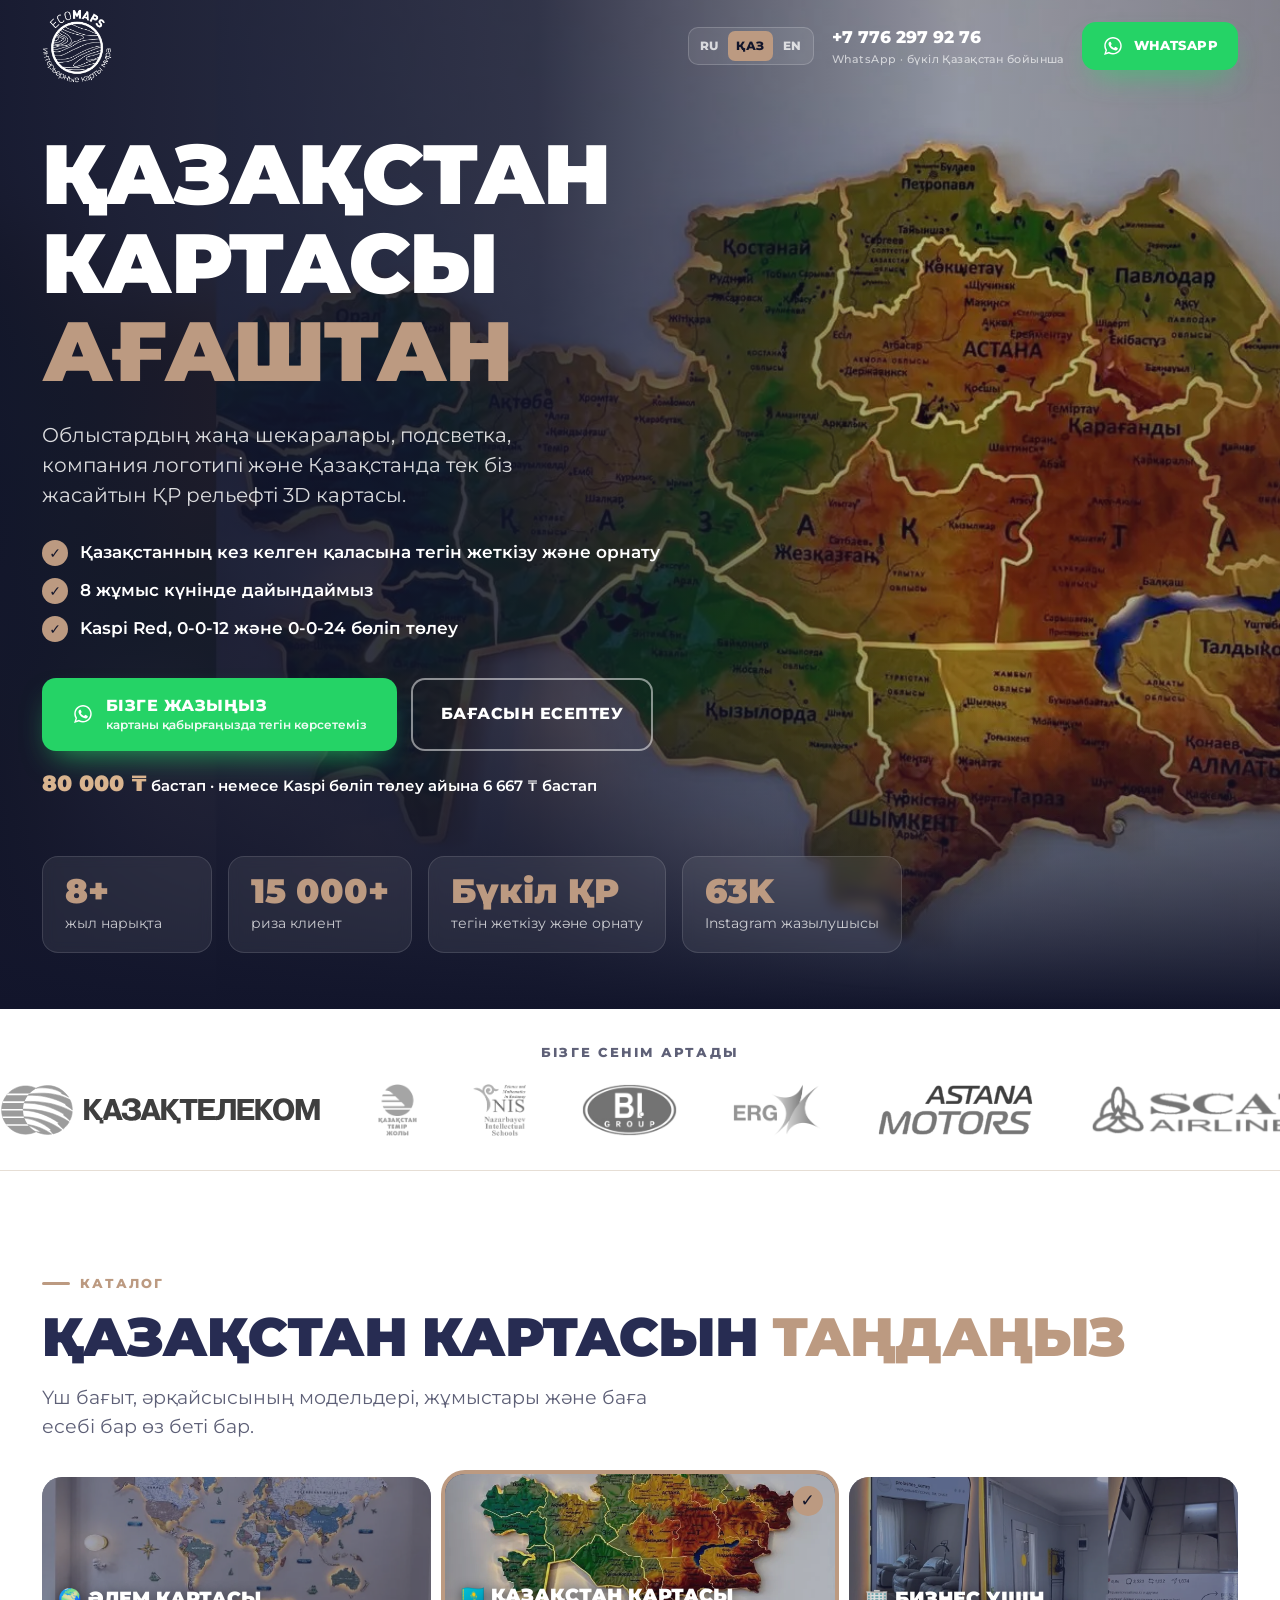
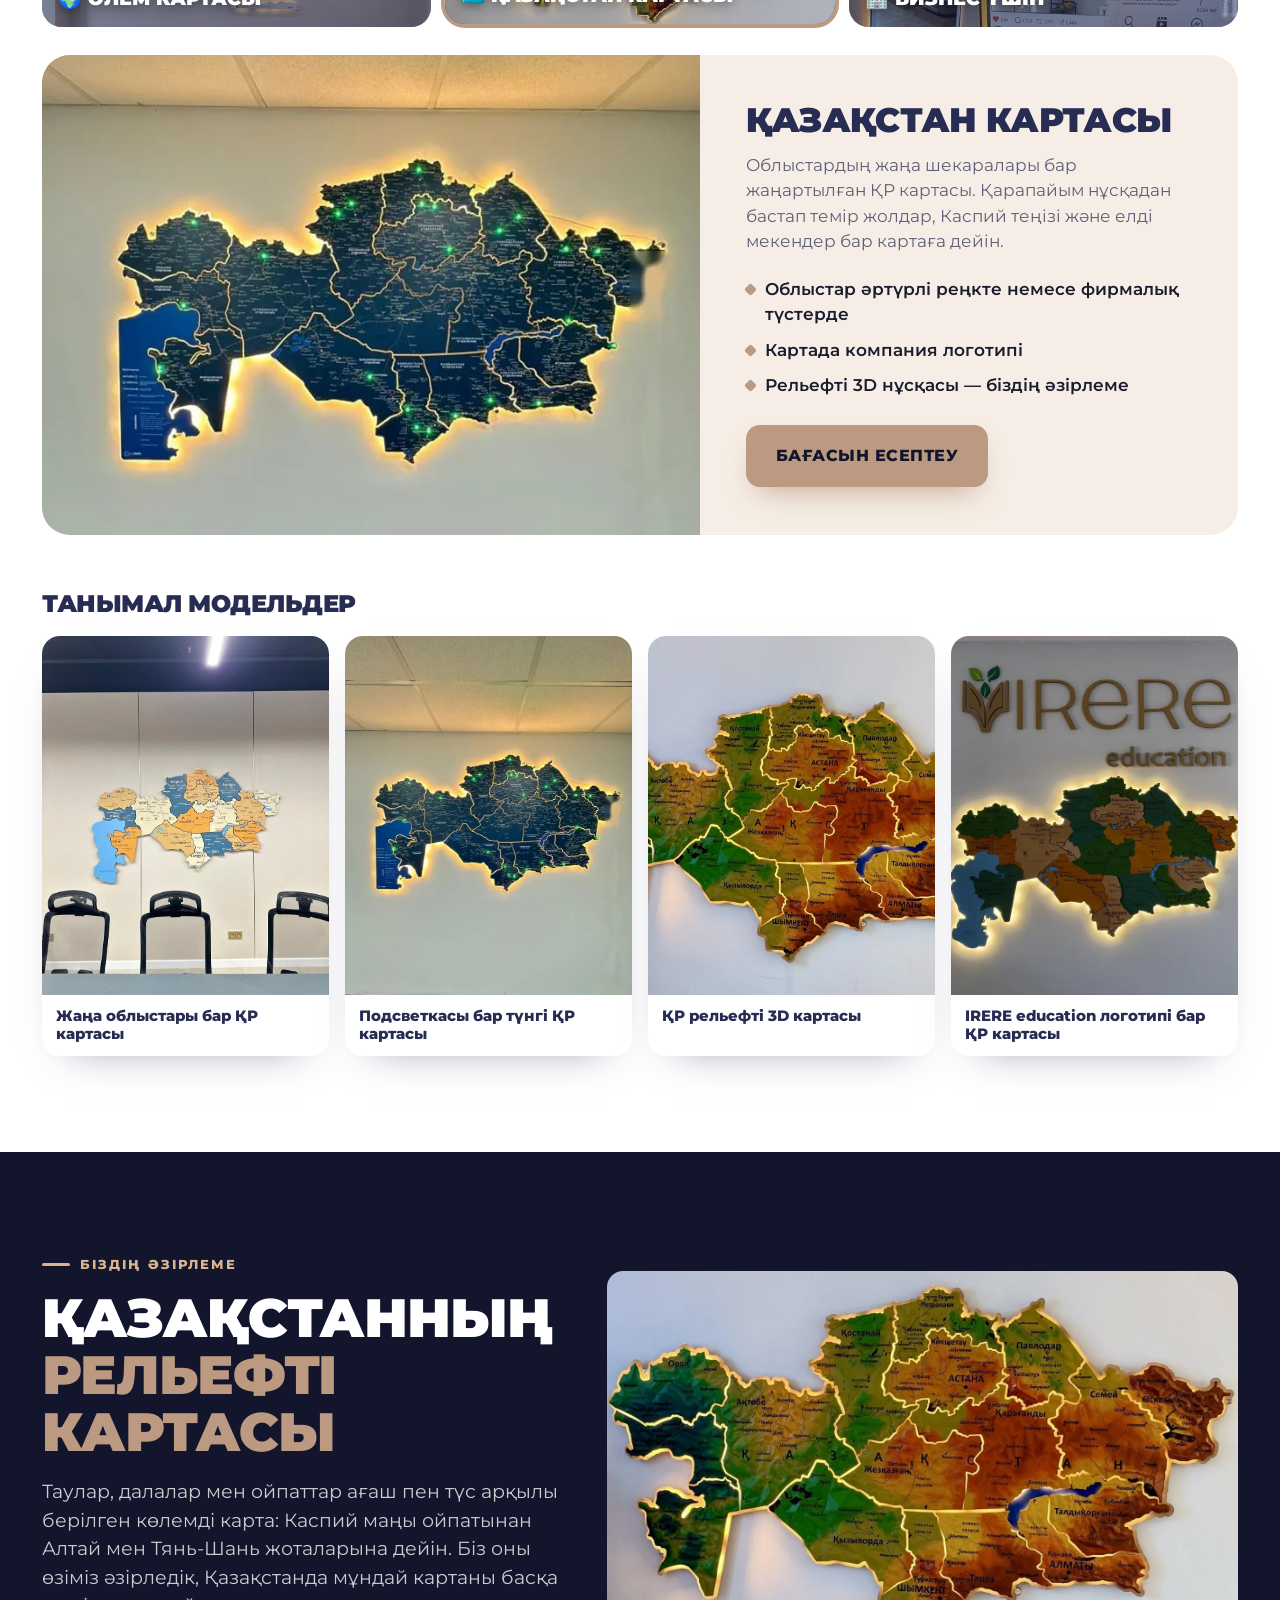
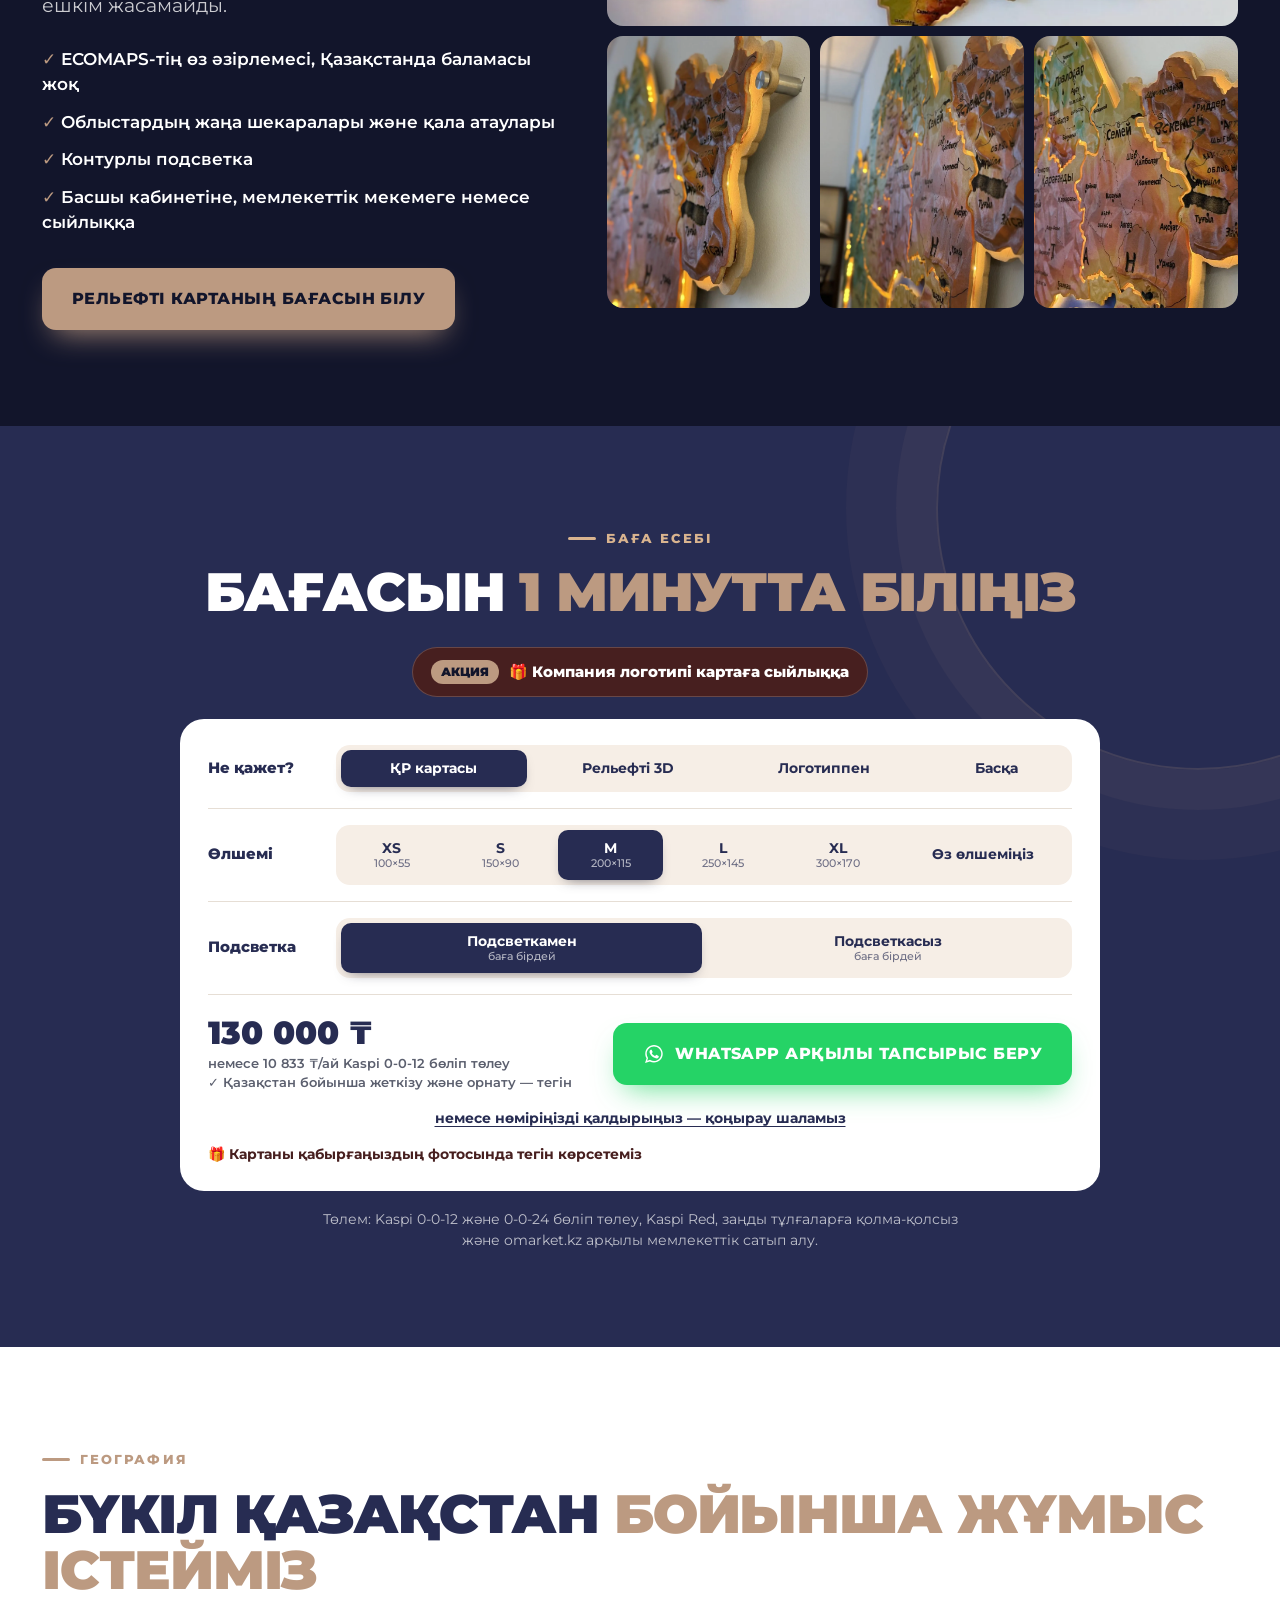
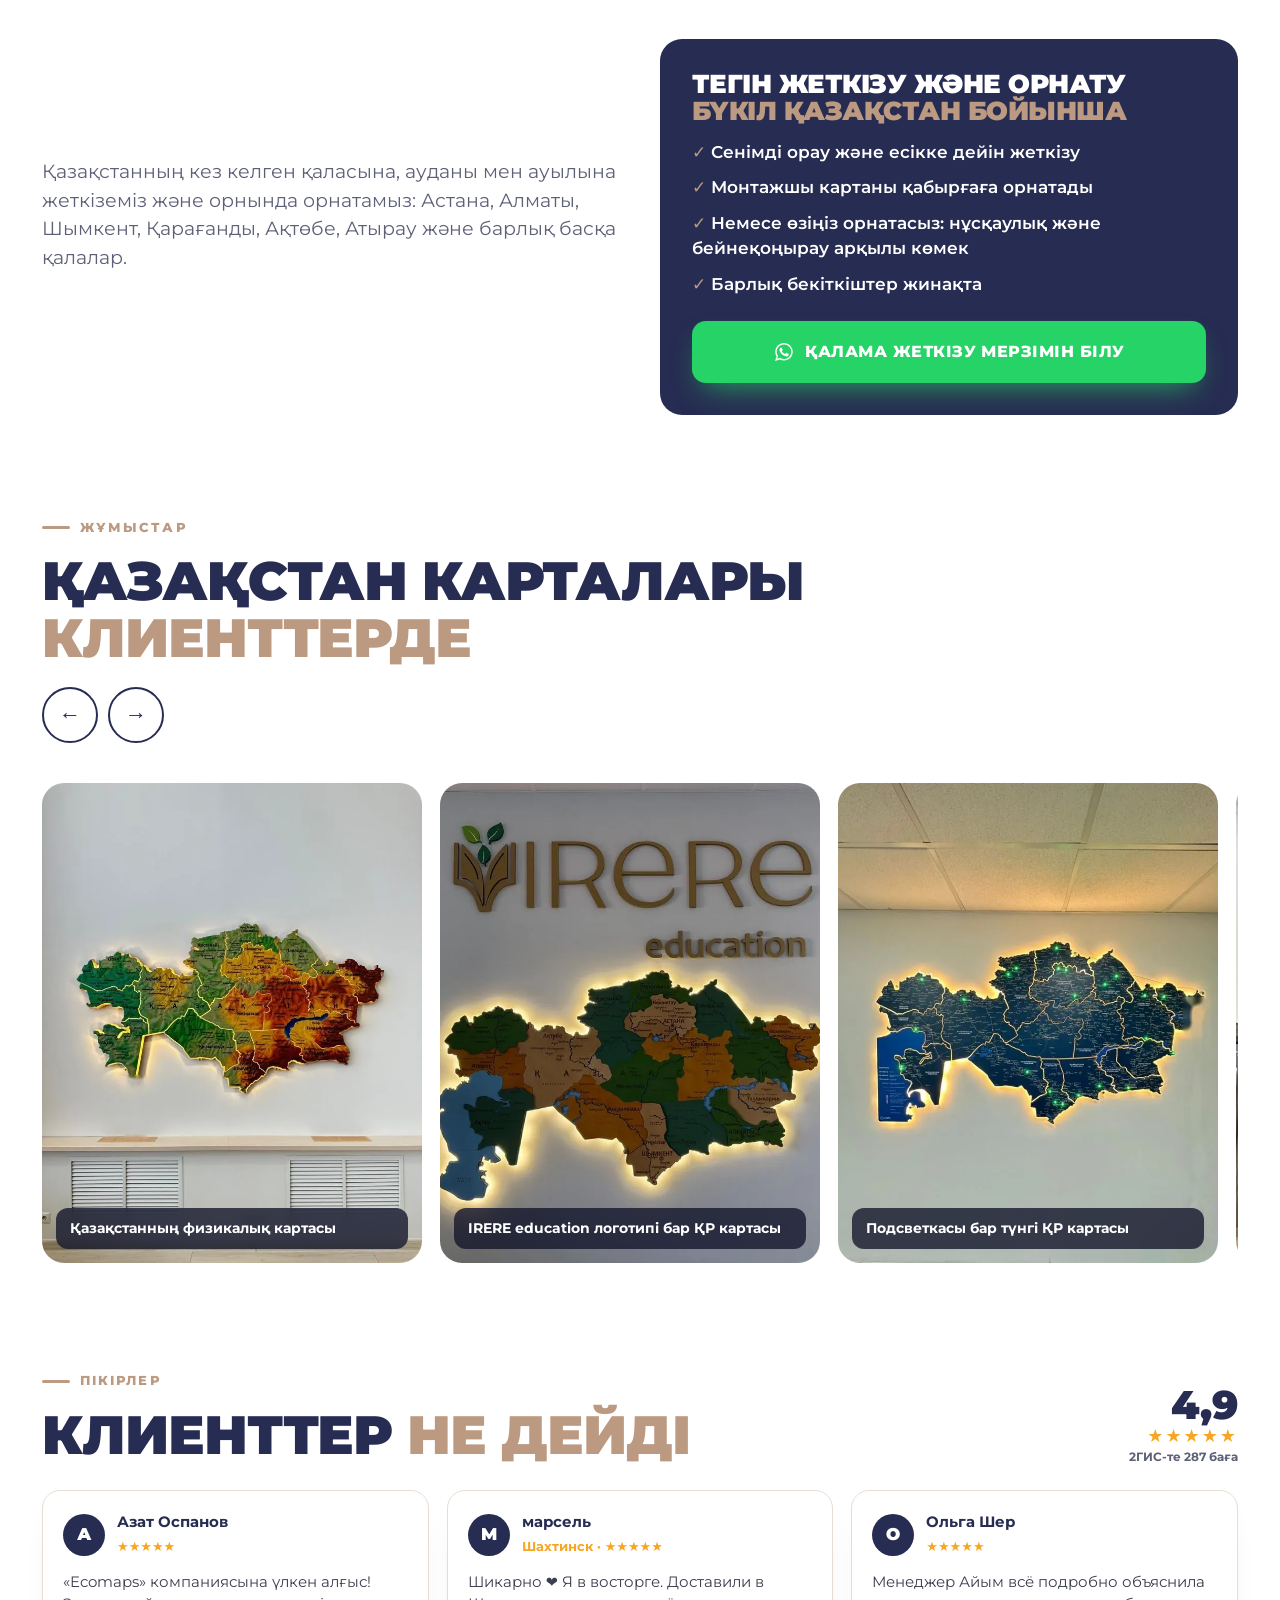
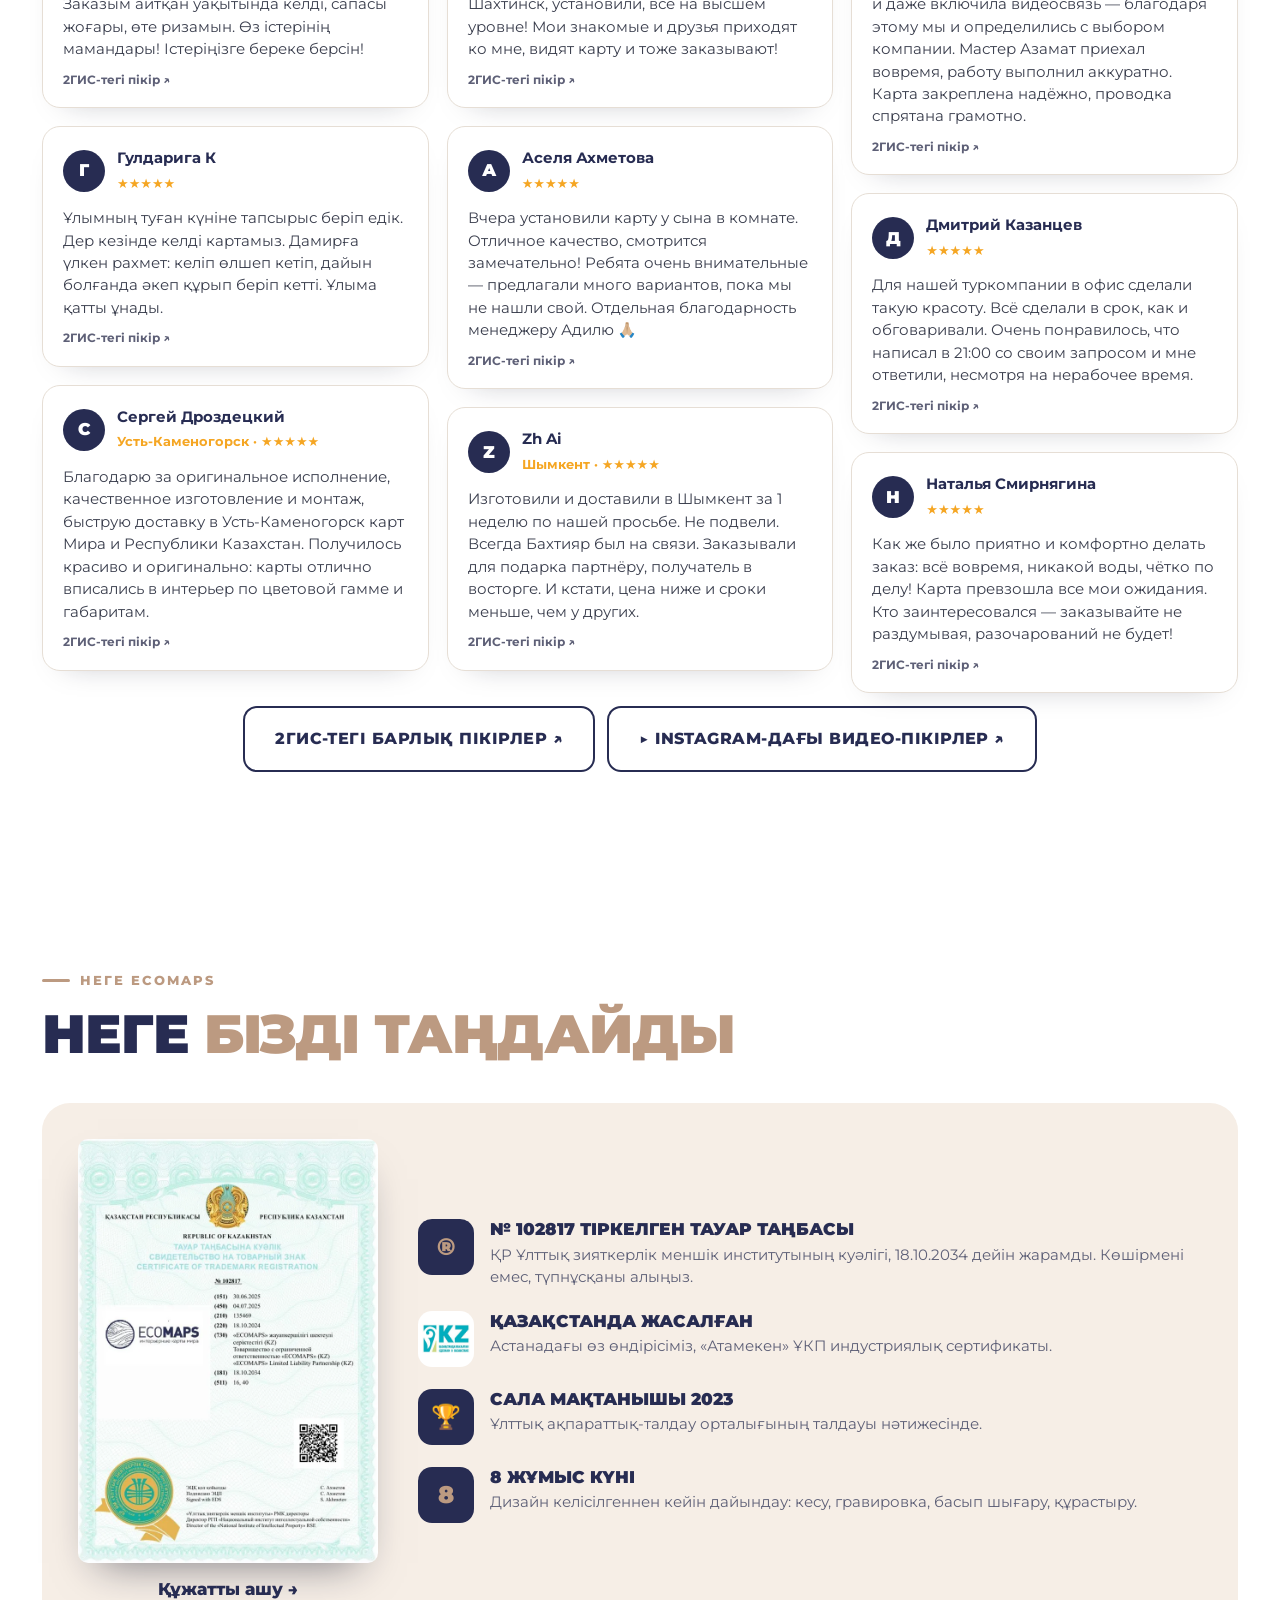
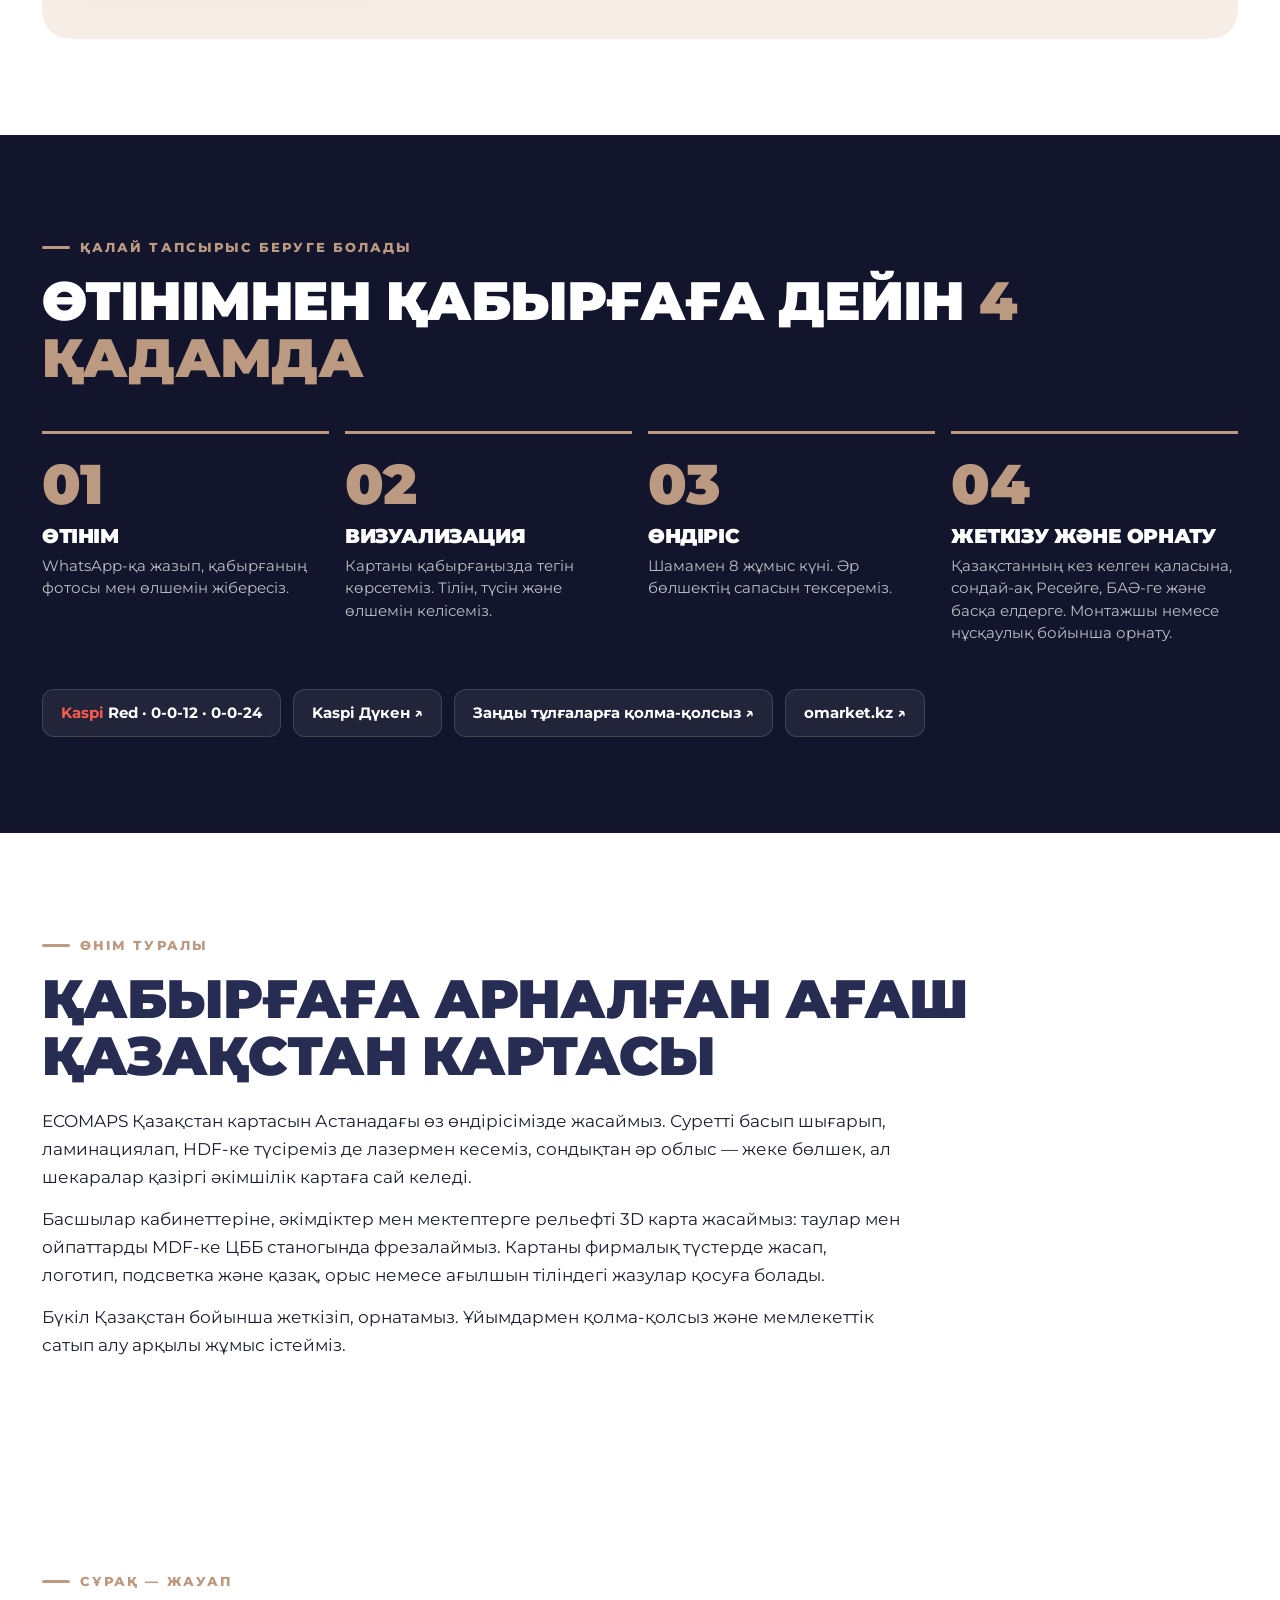
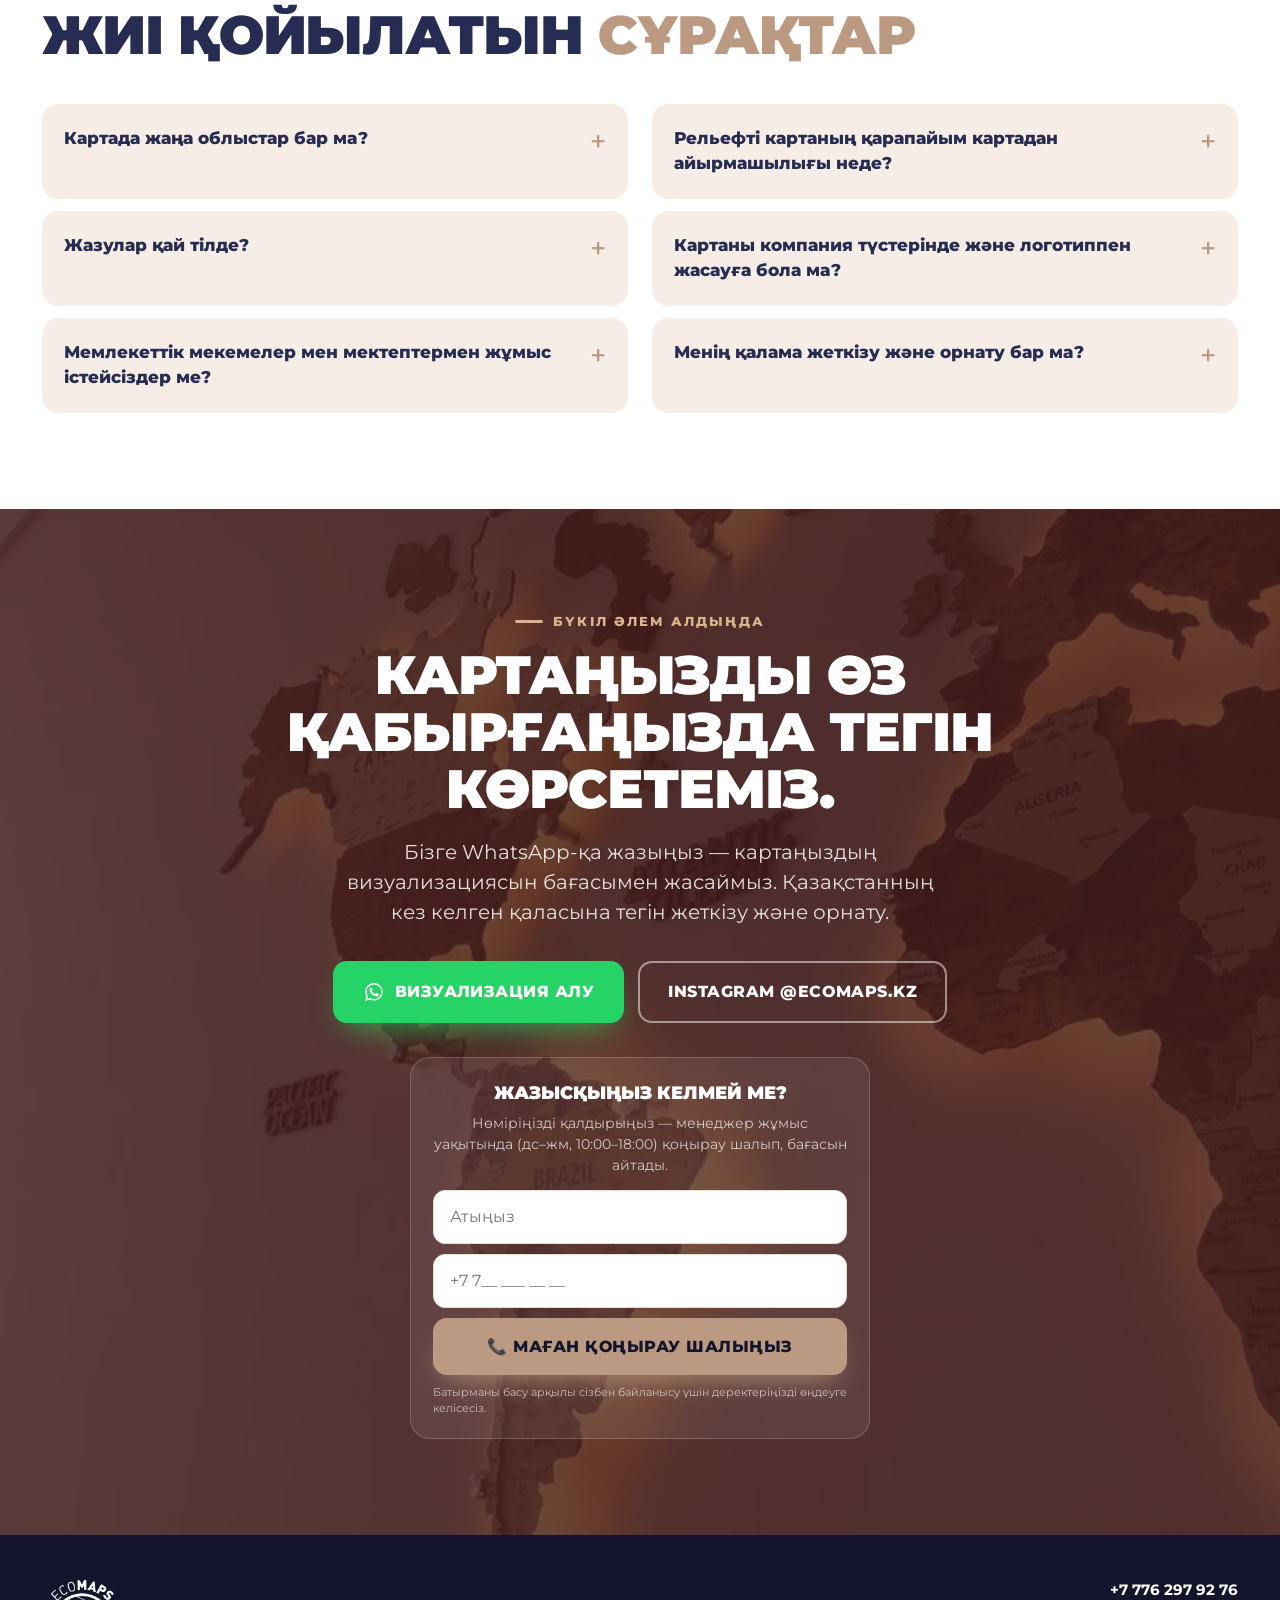
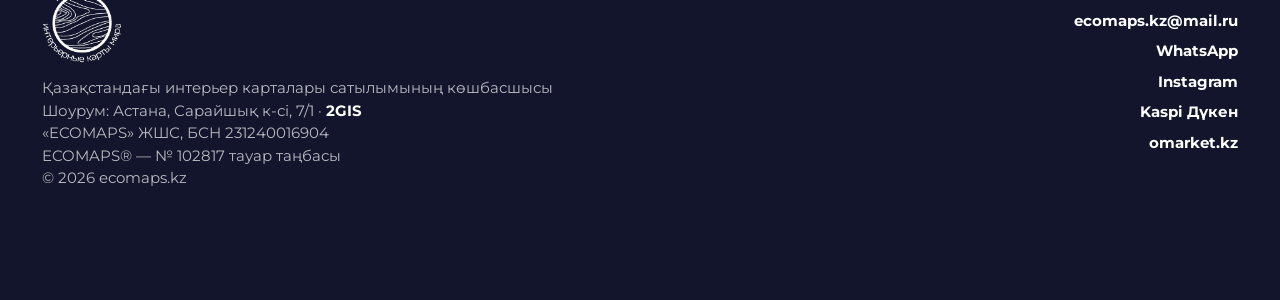
<file: kz/kazakhstan/index.html>
<!DOCTYPE html>
<html lang="kk">
<head>
<meta charset="UTF-8">
<meta name="viewport" content="width=device-width, initial-scale=1">
<title>Подсветкасы бар ағаш Қазақстан картасы — ECOMAPS</title>
<meta name="description" content="Жаңа облыстары бар ағаш Қазақстан картасы және ҚР рельефті 3D картасы. Логотип сыйлыққа, бүкіл Қазақстан бойынша жеткізу және орнату.">
<meta property="og:title" content="ECOMAPS — ағаштан жасалған Қазақстан картасы">
<meta property="og:description" content="Жаңа облыстары бар ағаш Қазақстан картасы және ҚР рельефті 3D картасы. Логотип сыйлыққа, бүкіл Қазақстан бойынша жеткізу және орнату.">
<meta property="og:image" content="https://ecomaps.kz/img/hero-wide.jpg?v=f53d175c">
<meta property="og:url" content="https://ecomaps.kz/kz/kazakhstan/">
<meta property="og:type" content="website">
<link rel="canonical" href="https://ecomaps.kz/kz/kazakhstan/">
<script type="application/ld+json">{"@context": "https://schema.org", "@graph": [{"@type": ["Store", "Organization"], "@id": "https://ecomaps.kz/#store", "name": "ECOMAPS", "legalName": "ТОО «ECOMAPS»", "url": "https://ecomaps.kz/", "logo": "https://ecomaps.kz/img/ads/logo-square.png?v=f53d175c", "image": "https://ecomaps.kz/img/hero-wide.jpg?v=f53d175c", "telephone": "+77762979276", "priceRange": "₸₸", "address": {"@type": "PostalAddress", "streetAddress": "ул. Сарайшык, 7/1", "addressLocality": "Астана", "addressCountry": "KZ"}, "areaServed": {"@type": "Country", "name": "Kazakhstan"}, "sameAs": ["https://www.instagram.com/ecomaps.kz/", "https://2gis.kz/astana/geo/70000001057229459", "https://l.kaspi.kz/shop/HHgEF6jwWSDbpnh"]}, {"@type": "WebPage", "@id": "https://ecomaps.kz/kz/kazakhstan/#page", "url": "https://ecomaps.kz/kz/kazakhstan/", "name": "Подсветкасы бар ағаш Қазақстан картасы — ECOMAPS", "description": "Жаңа облыстары бар ағаш Қазақстан картасы және ҚР рельефті 3D картасы. Логотип сыйлыққа, бүкіл Қазақстан бойынша жеткізу және орнату.", "inLanguage": "kk", "isPartOf": {"@type": "WebSite", "@id": "https://ecomaps.kz/#site", "url": "https://ecomaps.kz/", "name": "ECOMAPS"}, "about": {"@id": "https://ecomaps.kz/#store"}}, {"@type": "Product", "name": "Қазақстан картасы ағаштан", "description": "Облыстардың жаңа шекаралары, подсветка, компания логотипі және Қазақстанда тек біз жасайтын ҚР рельефті 3D картасы.", "brand": {"@type": "Brand", "name": "ECOMAPS"}, "image": "https://ecomaps.kz/img/hero-kz.jpg?v=f53d175c", "url": "https://ecomaps.kz/kz/kazakhstan/", "offers": {"@type": "AggregateOffer", "priceCurrency": "KZT", "lowPrice": 80000, "highPrice": 250000, "offerCount": 10, "availability": "https://schema.org/InStock", "seller": {"@id": "https://ecomaps.kz/#store"}, "url": "https://ecomaps.kz/kz/kazakhstan/"}}, {"@type": "FAQPage", "mainEntity": [{"@type": "Question", "name": "Картада жаңа облыстар бар ма?", "acceptedAnswer": {"@type": "Answer", "text": "Иә. Карта ҚР-дың қазіргі әкімшілік бөлінісіне сай, 2022 жылы құрылған Абай, Жетісу және Ұлытау облыстары да бар."}}, {"@type": "Question", "name": "Рельефті картаның қарапайым картадан айырмашылығы неде?", "acceptedAnswer": {"@type": "Answer", "text": "Қарапайым карта жалпақ бөлшектерден құрастырылады. Рельефті картада таулар, далалар мен ойпаттар ЦББ станогында фрезамен ойылады, сондықтан Алтай, Тянь-Шань және Каспий маңы ойпаты көлемді көрінеді."}}, {"@type": "Question", "name": "Жазулар қай тілде?", "acceptedAnswer": {"@type": "Answer", "text": "Қазақ, орыс немесе ағылшын тілінде — өзіңіз таңдайсыз."}}, {"@type": "Question", "name": "Картаны компания түстерінде және логотиппен жасауға бола ма?", "acceptedAnswer": {"@type": "Answer", "text": "Иә. Облыстарды әртүрлі реңкке немесе фирмалық түстерге бояймыз, ал кеңсеге карта тапсырыс бергенде логотипті сыйлыққа жасаймыз."}}, {"@type": "Question", "name": "Мемлекеттік мекемелер мен мектептермен жұмыс істейсіздер ме?", "acceptedAnswer": {"@type": "Answer", "text": "Иә. Бізде «Атамекен» ҰКП индустриялық сертификаты және СТ-KZ сертификаты бар, карталарымыз omarket.kz-те бар. Қолма-қолсыз және мемлекеттік сатып алу арқылы жұмыс істейміз."}}, {"@type": "Question", "name": "Менің қалама жеткізу және орнату бар ма?", "acceptedAnswer": {"@type": "Answer", "text": "Иә, тегін: Қазақстанның барлық қалаларына жеткізу және орнату бағаға кіреді. Сондай-ақ Ресейге, БАӘ-ге және басқа елдерге жеткіземіз."}}]}]}</script>
<link rel="alternate" hreflang="ru" href="https://ecomaps.kz/kazakhstan/">
<link rel="alternate" hreflang="kk" href="https://ecomaps.kz/kz/kazakhstan/">
<link rel="alternate" hreflang="en" href="https://ecomaps.kz/en/kazakhstan/">
<link rel="alternate" hreflang="x-default" href="https://ecomaps.kz/kazakhstan/">
<link rel="icon" type="image/png" href="../../img/favicon.png?v=f53d175c">
<script async src="https://www.googletagmanager.com/gtag/js?id=G-HMMT7JD949"></script>
<script>window.dataLayer=window.dataLayer||[];function gtag(){dataLayer.push(arguments);}gtag('js',new Date());gtag('config','G-HMMT7JD949');gtag('config','AW-826481600');</script>
<script>/* OpenAI Ads Pixel (конверсии рекламы в ChatGPT) */
!function(w,d,s,u){if(w.oaiq)return;var q=function(){q.q.push(arguments)};q.q=[];w.oaiq=q;var j=d.createElement(s);j.async=1;j.src=u;var f=d.getElementsByTagName(s)[0];f.parentNode.insertBefore(j,f)}(window,document,"script","https://bzrcdn.openai.com/sdk/oaiq.min.js");oaiq("init",{pixelId:"DipQq4rYeV9NBQEsWQdgFW",debug:true});</script>
<script>/* Яндекс Метрика с вебвизором (тот же счётчик, что на /whatsapp) */
var YM_ID=103848088;(function(m,e,t,r,i,k,a){m[i]=m[i]||function(){(m[i].a=m[i].a||[]).push(arguments)};m[i].l=1*new Date();k=e.createElement(t),a=e.getElementsByTagName(t)[0],k.async=1,k.src=r,a.parentNode.insertBefore(k,a)})(window,document,'script','https://mc.yandex.ru/metrika/tag.js?id='+YM_ID,'ym');
ym(YM_ID,'init',{webvisor:true,clickmap:true,trackLinks:true,accurateTrackBounce:true});
/* Meta Pixel (Facebook/Instagram реклама): впишите ID в src/build.py → META_PIXEL_ID */
var META_PIXEL_ID='576043711342731';if(META_PIXEL_ID){!function(f,b,e,v,n,t,s){if(f.fbq)return;n=f.fbq=function(){n.callMethod?n.callMethod.apply(n,arguments):n.queue.push(arguments)};if(!f._fbq)f._fbq=n;n.push=n;n.loaded=!0;n.version='2.0';n.queue=[];t=b.createElement(e);t.async=!0;t.src=v;s=b.getElementsByTagName(e)[0];s.parentNode.insertBefore(t,s)}(window,document,'script','https://connect.facebook.net/en_US/fbevents.js');fbq('init',META_PIXEL_ID);fbq('track','PageView');}
</script>
<script>/* TikTok Pixel (реклама в TikTok): ID в src/build.py → TT_PIXEL_ID */
!function (w, d, t) {
  w.TiktokAnalyticsObject=t;var ttq=w[t]=w[t]||[];ttq.methods=["page","track","identify","instances","debug","on","off","once","ready","alias","group","enableCookie","disableCookie","holdConsent","revokeConsent","grantConsent"],ttq.setAndDefer=function(t,e){t[e]=function(){t.push([e].concat(Array.prototype.slice.call(arguments,0)))}};for(var i=0;i<ttq.methods.length;i++)ttq.setAndDefer(ttq,ttq.methods[i]);ttq.instance=function(t){for(
var e=ttq._i[t]||[],n=0;n<ttq.methods.length;n++)ttq.setAndDefer(e,ttq.methods[n]);return e},ttq.load=function(e,n){var r="https://analytics.tiktok.com/i18n/pixel/events.js",o=n&&n.partner;ttq._i=ttq._i||{},ttq._i[e]=[],ttq._i[e]._u=r,ttq._t=ttq._t||{},ttq._t[e]=+new Date,ttq._o=ttq._o||{},ttq._o[e]=n||{};n=document.createElement("script")
;n.type="text/javascript",n.async=!0,n.src=r+"?sdkid="+e+"&lib="+t;e=document.getElementsByTagName("script")[0];e.parentNode.insertBefore(n,e)};
  ttq.load('DBQ1JJJC77UBQ4PDTHPG');
  ttq.page();
}(window, document, 'ttq');
</script>
<link rel="preconnect" href="https://fonts.googleapis.com">
<link rel="preconnect" href="https://fonts.gstatic.com" crossorigin>
<link href="https://fonts.googleapis.com/css2?family=Montserrat:wght@400;500;600;700;800;900&display=swap" rel="stylesheet">
<link rel="stylesheet" href="../../assets/style.css?v=34e55e02">
<style>.hero-bg{background-image:url(../../img/hero-kz.webp?v=f53d175c)}.final:before{background-image:url(../../img/g3.webp?v=f53d175c)}</style>
</head>
<body data-mode="kz">

<svg width="0" height="0" style="position:absolute">
  <symbol id="wa" viewBox="0 0 32 32"><path fill="currentColor" d="M16 3C9 3 3.3 8.6 3.3 15.6c0 2.4.7 4.7 1.9 6.7L3 29l6.9-2.1c1.9 1.1 4 1.6 6.1 1.6 7 0 12.7-5.7 12.7-12.7S23 3 16 3zm0 23.2c-1.9 0-3.8-.5-5.4-1.5l-.4-.2-4.1 1.2 1.3-4-.3-.4c-1.1-1.7-1.7-3.6-1.7-5.6C5.4 9.8 10.2 5 16 5s10.6 4.8 10.6 10.6S21.8 26.2 16 26.2zm5.8-7.9c-.3-.2-1.9-.9-2.2-1-.3-.1-.5-.2-.7.2-.2.3-.8 1-1 1.2-.2.2-.4.2-.7.1-.3-.2-1.3-.5-2.5-1.6-.9-.8-1.6-1.8-1.7-2.1-.2-.3 0-.5.1-.6l.5-.6c.2-.2.2-.3.3-.5.1-.2 0-.4 0-.6l-1-2.4c-.3-.6-.5-.5-.7-.5h-.6c-.2 0-.6.1-.9.4-.3.3-1.2 1.1-1.2 2.8s1.2 3.2 1.4 3.5c.2.2 2.4 3.6 5.7 5 .8.3 1.4.5 1.9.7.8.3 1.5.2 2.1.1.6-.1 1.9-.8 2.2-1.5.3-.7.3-1.4.2-1.5-.1-.1-.3-.2-.6-.4z"/></symbol>
</svg>

<header id="top">
  <div class="wrap nav">
    <a class="logo" href="#top" aria-label="ECOMAPS"><img src="../../img/logo-white.png?v=f53d175c" alt="ECOMAPS — интерьерлік әлем карталары" width="70" height="74"></a>
    <nav class="menu">
      <a href="#catalog">Каталог</a>
      
      <a href="#calc">Баға есебі</a>
      <a href="#trust">Біз туралы</a>
      <a href="#works">Жұмыстар</a>
      <a href="#faq">Сұрақтар</a>
    </nav>
    <div class="hdr-r">
      <div class="lang"><a href="/kazakhstan/" hreflang="ru">RU</a><a href="/kz/kazakhstan/" hreflang="kk" class="on">ҚАЗ</a><a href="/en/kazakhstan/" hreflang="en">EN</a></div>
      <a class="phone js-wa" href="https://ecomaps.kz/whatsapp" data-place="phone" data-choose>+7 776 297 92 76<small>WhatsApp · бүкіл Қазақстан бойынша</small></a>
      <a class="btn btn-wa js-wa" href="https://ecomaps.kz/whatsapp" data-place="header"><svg><use href="#wa"/></svg><span>WhatsApp</span></a>
    </div>
  </div>
</header>

<main>
<section class="hero">
  <div class="hero-bg" role="img" aria-label="Подсветкасы бар Қазақстанның рельефті картасы"></div>
  <div class="wrap">
    <h1 class="reveal">Қазақстан картасы <em>ағаштан</em></h1>
    <p class="lead reveal">Облыстардың жаңа шекаралары, подсветка, компания логотипі және Қазақстанда тек біз жасайтын ҚР рельефті 3D картасы.</p>
    <ul class="checks reveal">
      <li>Қазақстанның кез келген қаласына тегін жеткізу және орнату</li>
      <li>8 жұмыс күнінде дайындаймыз</li>
      <li>Kaspi Red, 0-0-12 және 0-0-24 бөліп төлеу</li>
    </ul>
    <div class="cta reveal">
      <a class="btn btn-wa btn-2l js-wa" href="https://ecomaps.kz/whatsapp" data-place="hero"><svg><use href="#wa"/></svg><span>Бізге жазыңыз<small>картаны қабырғаңызда тегін көрсетеміз</small></span></a>
      <a class="btn btn-line" href="#calc">Бағасын есептеу</a>
    </div>
    <p class="hprice reveal"><b>80 000 ₸</b> бастап · немесе Kaspi бөліп төлеу айына 6 667 ₸ бастап</p>
    <div class="stats reveal">
      <div class="stat"><b>8+</b><span>жыл нарықта</span></div>
      <div class="stat"><b>15 000+</b><span>риза клиент</span></div>
      <div class="stat"><b>Бүкіл ҚР</b><span>тегін жеткізу және орнату</span></div>
      <div class="stat"><b>63K</b><span>Instagram жазылушысы</span></div>
    </div>
  </div>
</section>

<div class="logos" id="clients">
  <div class="lbl">Бізге сенім артады</div>
  <div class="track" id="track"></div>
</div>

<section id="catalog">
  <div class="wrap">
    <span class="kicker">Каталог</span>
    <h2>Қазақстан картасын <span class="t">таңдаңыз</span></h2>
    <p class="sub">Үш бағыт, әрқайсысының модельдері, жұмыстары және баға есебі бар өз беті бар.</p>
    <nav class="modes">
      <a class="md" data-set="world" href="/kz/#catalog"><img src="../../img/tab-world.webp?v=f53d175c" alt="Әлем картасы"><span>🌍 Әлем картасы</span></a>
      <a class="md" data-set="kz" href="/kz/kazakhstan/#catalog"><img src="../../img/kz/k-phys.webp?v=f53d175c" alt="Қазақстан картасы"><span>🇰🇿 Қазақстан картасы</span></a>
      <a class="md" data-set="biz" href="/kz/business/#catalog"><img src="../../img/mirrors/mirrors-cover.webp?v=f53d175c" alt="Бизнес үшін"><span>🏢 Бизнес үшін</span></a>
    </nav>

    
    <div class="pane" data-m="kz">
      <div class="ph"><img src="../../img/kz/k-navy.webp?v=f53d175c" alt="Подсветкасы бар түнгі Қазақстан картасы" loading="lazy"></div>
      <div class="tx">
        <h3>Қазақстан картасы</h3><p>Облыстардың жаңа шекаралары бар жаңартылған ҚР картасы. Қарапайым нұсқадан бастап темір жолдар, Каспий теңізі және елді мекендер бар картаға дейін.</p>
        <ul><li>Облыстар әртүрлі реңкте немесе фирмалық түстерде</li><li>Картада компания логотипі</li><li>Рельефті 3D нұсқасы — біздің әзірлеме</li></ul>
        <a class="btn btn-gold" href="#calc">Бағасын есептеу</a>
      </div>
    </div>
    

    <h3 class="h3s">Танымал модельдер</h3>
    <div class="models" id="models"></div>
  </div>
</section>

<section class="relief" id="relief" data-m="kz biz">
  <div class="wrap">
    <div class="rl">
      <div>
        <span class="kicker" style="color:var(--gold)">Біздің әзірлеме</span>
        <h2>Қазақстанның <span class="t">рельефті картасы</span></h2>
        <p class="sub">Таулар, далалар мен ойпаттар ағаш пен түс арқылы берілген көлемді карта: Каспий маңы ойпатынан Алтай мен Тянь-Шань жоталарына дейін. Біз оны өзіміз әзірледік, Қазақстанда мұндай картаны басқа ешкім жасамайды.</p>
        <ul class="rl-l"><li>ECOMAPS-тің өз әзірлемесі, Қазақстанда баламасы жоқ</li><li>Облыстардың жаңа шекаралары және қала атаулары</li><li>Контурлы подсветка</li><li>Басшы кабинетіне, мемлекеттік мекемеге немесе сыйлыққа</li></ul>
        <a class="btn btn-gold js-wa" href="https://ecomaps.kz/whatsapp" data-place="relief">Рельефті картаның бағасын білу</a>
      </div>
      <div class="rl-g">
        <img class="big" src="../../img/relief/r3019.webp?v=f53d175c" alt="Қазақстанның рельефті картасы" loading="lazy">
        <img src="../../img/relief/r3021.webp?v=f53d175c" alt="ҚР рельефті картасы бүйірінен: таулардың көлемі және контурлы подсветка" loading="lazy">
        <img src="../../img/relief/r3022.webp?v=f53d175c" alt="Абай облысы мен Шығыс Қазақстанның подсветкасы бар рельефі" loading="lazy">
        <img src="../../img/relief/r3020.webp?v=f53d175c" alt="Рельефті картадағы Шығыс Қазақстан: Алтай, Өскемен, Зайсан" loading="lazy">
      </div>
    </div>
  </div>
</section>





<section class="calc-sec" id="calc">
  <div class="wrap">
    <div class="calc-in">
      <span class="kicker" style="color:var(--gold)">Баға есебі</span>
      <h2>Бағасын <span class="t">1 минутта біліңіз</span></h2>
      <div class="promo"><i>Акция</i> 🎁 Компания логотипі картаға сыйлыққа</div>
      <div class="calc2">
        <div class="row"><span class="lbl">Не қажет?</span><div class="seg" data-k="type">
          <button class="on">ҚР картасы</button><button data-add="40000">Рельефті 3D</button><button>Логотиппен</button><button data-np>Басқа</button>
        </div></div>
        <div class="row"><span class="lbl">Өлшемі</span><div class="seg" data-k="size">
          <button data-p="80000">XS<small class="cm">100×55</small></button><button data-p="100000">S<small class="cm">150×90</small></button><button class="on" data-p="130000">M<small class="cm">200×115</small></button><button data-p="160000">L<small class="cm">250×145</small></button><button data-p="210000">XL<small class="cm">300×170</small></button><button>Өз өлшеміңіз</button>
        </div></div>
        <div class="row"><span class="lbl">Подсветка</span><div class="seg" data-k="light">
          <button class="on">Подсветкамен<small>баға бірдей</small></button><button>Подсветкасыз<small>баға бірдей</small></button>
        </div></div>
        <div class="go">
          <div class="price" id="calcPrice" aria-live="polite"></div>
          <a class="btn btn-wa js-wa" id="sendCalc" href="https://ecomaps.kz/whatsapp" data-place="calc"><svg><use href="#wa"/></svg>WhatsApp арқылы тапсырыс беру</a>
        </div>
        <p class="cb-link"><a href="#" data-cb="calc">немесе нөміріңізді қалдырыңыз — қоңырау шаламыз</a></p>
        <p class="gift-l">🎁 Картаны қабырғаңыздың фотосында тегін көрсетеміз</p>
      </div>
      <p class="calc-note">Төлем: Kaspi 0-0-12 және 0-0-24 бөліп төлеу, Kaspi Red, заңды тұлғаларға қолма-қолсыз және omarket.kz арқылы мемлекеттік сатып алу.</p>
    </div>
  </div>
</section>

<section id="geo">
  <div class="wrap">
    <span class="kicker">География</span>
    <h2>Бүкіл Қазақстан <span class="t">бойынша жұмыс істейміз</span></h2>
    <div class="geo" style="margin-top:40px">
      <div>
        <p class="sub" style="margin:0 0 24px">Қазақстанның кез келген қаласына, ауданы мен ауылына жеткіземіз және орнында орнатамыз: Астана, Алматы, Шымкент, Қарағанды, Ақтөбе, Атырау және барлық басқа қалалар.</p>
      </div>
      <div class="geo-card reveal">
        <h3>Тегін жеткізу және орнату <span>бүкіл Қазақстан бойынша</span></h3>
        <ul><li>Сенімді орау және есікке дейін жеткізу</li><li>Монтажшы картаны қабырғаға орнатады</li><li>Немесе өзіңіз орнатасыз: нұсқаулық және бейнеқоңырау арқылы көмек</li><li>Барлық бекіткіштер жинақта</li></ul>
        <a class="btn btn-wa js-wa" href="https://ecomaps.kz/whatsapp" data-place="geo"><svg><use href="#wa"/></svg>Қалама жеткізу мерзімін білу</a>
      </div>
    </div>
  </div>
</section>

<section id="works" style="padding-top:0">
  <div class="wrap">
    <div class="car-head">
      <div><span class="kicker">Жұмыстар</span><h2><span data-m="kz">Қазақстан карталары</span> <span class="t">клиенттерде</span></h2></div>
      <div class="arrows" data-car="carWorks"><button aria-label="←">←</button><button aria-label="→">→</button></div>
    </div>
    <div class="car" id="carWorks"></div>
  </div>
</section>

<section class="rv-sec" id="reviews">
  <div class="wrap">
    <div class="car-head">
      <div><span class="kicker">Пікірлер</span><h2>Клиенттер <span class="t">не дейді</span></h2></div>
      <a class="rv-score" href="https://2gis.kz/astana/firm/70000001057229459/tab/reviews" target="_blank" rel="noopener" data-track="outbound" data-to="2gis-reviews"><b>4,9</b><span class="rv-st">★★★★★</span><small>2ГИС-те 287 баға</small></a>
    </div>
    <div class="rvs"><figure class="rv"><div class="rv-top"><span class="ava">А</span><figcaption><b>Азат Оспанов</b><small>★★★★★</small></figcaption></div><blockquote>«Ecomaps» компаниясына үлкен алғыс! Заказым айтқан уақытында келді, сапасы жоғары, өте ризамын. Өз істерінің мамандары! Істеріңізге береке берсін!</blockquote><a class="rv-src" href="https://2gis.kz/astana/firm/70000001057229459/tab/reviews" target="_blank" rel="noopener" data-track="outbound" data-to="2gis-reviews">2ГИС-тегі пікір ↗</a></figure><figure class="rv"><div class="rv-top"><span class="ava">Г</span><figcaption><b>Гулдарига К</b><small>★★★★★</small></figcaption></div><blockquote>Ұлымның туған күніне тапсырыс беріп едік. Дер кезінде келді картамыз. Дамирға үлкен рахмет: келіп өлшеп кетіп, дайын болғанда әкеп құрып беріп кетті. Ұлыма қатты ұнады.</blockquote><a class="rv-src" href="https://2gis.kz/astana/firm/70000001057229459/tab/reviews" target="_blank" rel="noopener" data-track="outbound" data-to="2gis-reviews">2ГИС-тегі пікір ↗</a></figure><figure class="rv"><div class="rv-top"><span class="ava">С</span><figcaption><b>Сергей Дроздецкий</b><small>Усть-Каменогорск · ★★★★★</small></figcaption></div><blockquote>Благодарю за оригинальное исполнение, качественное изготовление и монтаж, быструю доставку в Усть-Каменогорск карт Мира и Республики Казахстан. Получилось красиво и оригинально: карты отлично вписались в интерьер по цветовой гамме и габаритам.</blockquote><a class="rv-src" href="https://2gis.kz/astana/firm/70000001057229459/tab/reviews" target="_blank" rel="noopener" data-track="outbound" data-to="2gis-reviews">2ГИС-тегі пікір ↗</a></figure><figure class="rv"><div class="rv-top"><span class="ava">М</span><figcaption><b>марсель</b><small>Шахтинск · ★★★★★</small></figcaption></div><blockquote>Шикарно ❤️ Я в восторге. Доставили в Шахтинск, установили, всё на высшем уровне! Мои знакомые и друзья приходят ко мне, видят карту и тоже заказывают!</blockquote><a class="rv-src" href="https://2gis.kz/astana/firm/70000001057229459/tab/reviews" target="_blank" rel="noopener" data-track="outbound" data-to="2gis-reviews">2ГИС-тегі пікір ↗</a></figure><figure class="rv"><div class="rv-top"><span class="ava">А</span><figcaption><b>Аселя Ахметова</b><small>★★★★★</small></figcaption></div><blockquote>Вчера установили карту у сына в комнате. Отличное качество, смотрится замечательно! Ребята очень внимательные — предлагали много вариантов, пока мы не нашли свой. Отдельная благодарность менеджеру Адилю 🙏🏼</blockquote><a class="rv-src" href="https://2gis.kz/astana/firm/70000001057229459/tab/reviews" target="_blank" rel="noopener" data-track="outbound" data-to="2gis-reviews">2ГИС-тегі пікір ↗</a></figure><figure class="rv"><div class="rv-top"><span class="ava">Z</span><figcaption><b>Zh Ai</b><small>Шымкент · ★★★★★</small></figcaption></div><blockquote>Изготовили и доставили в Шымкент за 1 неделю по нашей просьбе. Не подвели. Всегда Бахтияр был на связи. Заказывали для подарка партнёру, получатель в восторге. И кстати, цена ниже и сроки меньше, чем у других.</blockquote><a class="rv-src" href="https://2gis.kz/astana/firm/70000001057229459/tab/reviews" target="_blank" rel="noopener" data-track="outbound" data-to="2gis-reviews">2ГИС-тегі пікір ↗</a></figure><figure class="rv"><div class="rv-top"><span class="ava">О</span><figcaption><b>Ольга Шер</b><small>★★★★★</small></figcaption></div><blockquote>Менеджер Айым всё подробно объяснила и даже включила видеосвязь — благодаря этому мы и определились с выбором компании. Мастер Азамат приехал вовремя, работу выполнил аккуратно. Карта закреплена надёжно, проводка спрятана грамотно.</blockquote><a class="rv-src" href="https://2gis.kz/astana/firm/70000001057229459/tab/reviews" target="_blank" rel="noopener" data-track="outbound" data-to="2gis-reviews">2ГИС-тегі пікір ↗</a></figure><figure class="rv"><div class="rv-top"><span class="ava">Д</span><figcaption><b>Дмитрий Казанцев</b><small>★★★★★</small></figcaption></div><blockquote>Для нашей туркомпании в офис сделали такую красоту. Всё сделали в срок, как и обговаривали. Очень понравилось, что написал в 21:00 со своим запросом и мне ответили, несмотря на нерабочее время.</blockquote><a class="rv-src" href="https://2gis.kz/astana/firm/70000001057229459/tab/reviews" target="_blank" rel="noopener" data-track="outbound" data-to="2gis-reviews">2ГИС-тегі пікір ↗</a></figure><figure class="rv"><div class="rv-top"><span class="ava">Н</span><figcaption><b>Наталья Смирнягина</b><small>★★★★★</small></figcaption></div><blockquote>Как же было приятно и комфортно делать заказ: всё вовремя, никакой воды, чётко по делу! Карта превзошла все мои ожидания. Кто заинтересовался — заказывайте не раздумывая, разочарований не будет!</blockquote><a class="rv-src" href="https://2gis.kz/astana/firm/70000001057229459/tab/reviews" target="_blank" rel="noopener" data-track="outbound" data-to="2gis-reviews">2ГИС-тегі пікір ↗</a></figure></div>
    <div class="rv-more">
      <a class="btn btn-line-d" href="https://2gis.kz/astana/firm/70000001057229459/tab/reviews" target="_blank" rel="noopener" data-track="outbound" data-to="2gis-reviews">2ГИС-тегі барлық пікірлер ↗</a>
      <a class="btn btn-line-d" href="https://www.instagram.com/stories/highlights/17927520688482894/" target="_blank" rel="noopener" data-track="outbound" data-to="instagram-reviews">▶ Instagram-дағы видео-пікірлер ↗</a>
    </div>
  </div>
</section>

<section class="trust-sec" id="trust">
  <div class="wrap">
    <span class="kicker">Неге ECOMAPS</span>
    <h2>Неге <span class="t">бізді таңдайды</span></h2>
    <div class="trust1 reveal">
      <a class="t-cert" href="../../img/trust/trademark.jpg?v=f53d175c" target="_blank" rel="noopener" data-track="cert_open">
        <img src="../../img/trust/trademark.webp?v=f53d175c" alt="№ 102817 тіркелген тауар таңбасы" loading="lazy">
        <span>Құжатты ашу →</span>
      </a>
      <ul class="t-list">
        <li><i class="ic">®</i><div><b>№ 102817 тіркелген тауар таңбасы</b><p>ҚР Ұлттық зияткерлік меншік институтының куәлігі, 18.10.2034 дейін жарамды. Көшірмені емес, түпнұсқаны алыңыз.</p></div></li>
        <li><i class="ic img"><img src="../../img/trust/made-in-kz.png?v=f53d175c" alt="Made in Kazakhstan"></i><div><b>Қазақстанда жасалған</b><p>Астанадағы өз өндірісіміз, «Атамекен» ҰКП индустриялық сертификаты.</p></div></li>
        <li><i class="ic">🏆</i><div><b>Сала мақтанышы 2023</b><p>Ұлттық ақпараттық-талдау орталығының талдауы нәтижесінде.</p></div></li>
        <li><i class="ic">8</i><div><b>8 жұмыс күні</b><p>Дизайн келісілгеннен кейін дайындау: кесу, гравировка, басып шығару, құрастыру.</p></div></li>
      </ul>
    </div>
  </div>
</section>

<section class="steps-sec" id="how">
  <div class="wrap">
    <span class="kicker">Қалай тапсырыс беруге болады</span>
    <h2>Өтінімнен қабырғаға дейін <span class="t">4 қадамда</span></h2>
    <div class="steps">
      <div class="st reveal"><h3>Өтінім</h3><p>WhatsApp-қа жазып, қабырғаның фотосы мен өлшемін жібересіз.</p></div>
      <div class="st reveal"><h3>Визуализация</h3><p>Картаны қабырғаңызда тегін көрсетеміз. Тілін, түсін және өлшемін келісеміз.</p></div>
      <div class="st reveal"><h3>Өндіріс</h3><p>Шамамен 8 жұмыс күні. Әр бөлшектің сапасын тексереміз.</p></div>
      <div class="st reveal"><h3>Жеткізу және орнату</h3><p>Қазақстанның кез келген қаласына, сондай-ақ Ресейге, БАӘ-ге және басқа елдерге. Монтажшы немесе нұсқаулық бойынша орнату.</p></div>
    </div>
    <div class="pay"><span><b>Kaspi</b> Red · 0-0-12 · 0-0-24</span><a href="https://l.kaspi.kz/shop/HHgEF6jwWSDbpnh" target="_blank" rel="noopener" data-track="outbound" data-to="kaspi">Kaspi Дүкен ↗</a><a class="js-wa" href="https://ecomaps.kz/whatsapp" data-place="pay-corp">Заңды тұлғаларға қолма-қолсыз ↗</a><a href="https://omarket.kz/catalog/ecc_uchebnoe_oborudovanie/ecc_demonstracionnye_materialy/nastennye_karty/dekorativnaia-karta-mira-ecomaps-km-nastennaia-100x70x2-sm.html" target="_blank" rel="noopener" data-track="outbound" data-to="omarket">omarket.kz ↗</a></div>
  </div>
</section>

<section class="about-sec" id="about">
  <div class="wrap">
    <span class="kicker">Өнім туралы</span>
    <h2>Қабырғаға арналған ағаш Қазақстан картасы</h2>
    <div class="about-tx"><p>ECOMAPS Қазақстан картасын Астанадағы өз өндірісімізде жасаймыз. Суретті басып шығарып, ламинациялап, HDF-ке түсіреміз де лазермен кесеміз, сондықтан әр облыс — жеке бөлшек, ал шекаралар қазіргі әкімшілік картаға сай келеді.</p><p>Басшылар кабинеттеріне, әкімдіктер мен мектептерге рельефті 3D карта жасаймыз: таулар мен ойпаттарды MDF-ке ЦББ станогында фрезалаймыз. Картаны фирмалық түстерде жасап, логотип, подсветка және қазақ, орыс немесе ағылшын тіліндегі жазулар қосуға болады.</p><p>Бүкіл Қазақстан бойынша жеткізіп, орнатамыз. Ұйымдармен қолма-қолсыз және мемлекеттік сатып алу арқылы жұмыс істейміз.</p></div>
  </div>
</section>

<section id="faq">
  <div class="wrap">
    <span class="kicker">Сұрақ — жауап</span>
    <h2>Жиі қойылатын <span class="t">сұрақтар</span></h2>
    <div class="faq">
      <details><summary><h3>Картада жаңа облыстар бар ма?</h3></summary><p>Иә. Карта ҚР-дың қазіргі әкімшілік бөлінісіне сай, 2022 жылы құрылған Абай, Жетісу және Ұлытау облыстары да бар.</p></details>
      <details><summary><h3>Рельефті картаның қарапайым картадан айырмашылығы неде?</h3></summary><p>Қарапайым карта жалпақ бөлшектерден құрастырылады. Рельефті картада таулар, далалар мен ойпаттар ЦББ станогында фрезамен ойылады, сондықтан Алтай, Тянь-Шань және Каспий маңы ойпаты көлемді көрінеді.</p></details>
      <details><summary><h3>Жазулар қай тілде?</h3></summary><p>Қазақ, орыс немесе ағылшын тілінде — өзіңіз таңдайсыз.</p></details>
      <details><summary><h3>Картаны компания түстерінде және логотиппен жасауға бола ма?</h3></summary><p>Иә. Облыстарды әртүрлі реңкке немесе фирмалық түстерге бояймыз, ал кеңсеге карта тапсырыс бергенде логотипті сыйлыққа жасаймыз.</p></details>
      <details><summary><h3>Мемлекеттік мекемелер мен мектептермен жұмыс істейсіздер ме?</h3></summary><p>Иә. Бізде «Атамекен» ҰКП индустриялық сертификаты және СТ-KZ сертификаты бар, карталарымыз omarket.kz-те бар. Қолма-қолсыз және мемлекеттік сатып алу арқылы жұмыс істейміз.</p></details>
      <details><summary><h3>Менің қалама жеткізу және орнату бар ма?</h3></summary><p>Иә, тегін: Қазақстанның барлық қалаларына жеткізу және орнату бағаға кіреді. Сондай-ақ Ресейге, БАӘ-ге және басқа елдерге жеткіземіз.</p></details>
    </div>
  </div>
</section>

<section class="final">
  <div class="wrap">
    <span class="kicker" style="color:var(--gold)">Бүкіл әлем алдыңда</span>
    <h2>Картаңызды өз қабырғаңызда тегін көрсетеміз.</h2>
    <p>Бізге WhatsApp-қа жазыңыз — картаңыздың визуализациясын бағасымен жасаймыз. Қазақстанның кез келген қаласына тегін жеткізу және орнату.</p>
    <div class="cta">
      <a class="btn btn-wa js-wa" href="https://ecomaps.kz/whatsapp" data-place="final"><svg><use href="#wa"/></svg>Визуализация алу</a>
      <a class="btn btn-line" href="https://www.instagram.com/ecomaps.kz/" target="_blank" rel="noopener">Instagram @ecomaps.kz</a>
    </div>
    <div class="cb-box">
      <b>Жазысқыңыз келмей ме?</b><p>Нөміріңізді қалдырыңыз — менеджер жұмыс уақытында (дс–жм, 10:00–18:00) қоңырау шалып, бағасын айтады.</p>
    <form class="cbf" novalidate data-place="final">
      <input type="text" name="name" placeholder="Атыңыз" autocomplete="given-name" maxlength="60">
      <input type="tel" name="phone" placeholder="+7 7__ ___ __ __" autocomplete="tel" inputmode="tel" required maxlength="20">
      <input type="text" name="website" class="hp" tabindex="-1" autocomplete="off" aria-hidden="true">
      <button class="btn btn-gold" type="submit">📞 Маған қоңырау шалыңыз</button>
      <small class="cb-note">Батырманы басу арқылы сізбен байланысу үшін деректеріңізді өңдеуге келісесіз.</small>
      <p class="cb-msg" role="status"></p>
    </form>
    </div>
  </div>
</section>
</main>

<footer>
  <div class="wrap foot">
    <div>
      <a class="logo" href="#top" style="margin-bottom:14px"><img src="../../img/logo-white.png?v=f53d175c" alt="ECOMAPS" width="84" height="88"></a>
      Қазақстандағы интерьер карталары сатылымының көшбасшысы<br>Шоурум: Астана, Сарайшық к-сі, 7/1 · <a href="https://2gis.kz/astana/geo/70000001057229459" target="_blank" rel="noopener">2GIS</a><br>«ECOMAPS» ЖШС, БСН 231240016904<br>ECOMAPS® — № 102817 тауар таңбасы<br>© <span id="y">2026</span> ecomaps.kz
    </div>
    <nav>
      <a class="js-wa" href="https://ecomaps.kz/whatsapp" data-place="phone" data-choose>+7 776 297 92 76</a>
      <a href="mailto:ecomaps.kz@mail.ru">ecomaps.kz@mail.ru</a>
      <a class="js-wa" href="https://ecomaps.kz/whatsapp" data-place="footer">WhatsApp</a>
      <a href="https://www.instagram.com/ecomaps.kz/" target="_blank" rel="noopener" data-track="outbound" data-to="instagram">Instagram</a>
      <a href="https://l.kaspi.kz/shop/HHgEF6jwWSDbpnh" target="_blank" rel="noopener" data-track="outbound" data-to="kaspi">Kaspi Дүкен</a>
      <a href="https://omarket.kz/catalog/ecc_uchebnoe_oborudovanie/ecc_demonstracionnye_materialy/nastennye_karty/dekorativnaia-karta-mira-ecomaps-km-nastennaia-100x70x2-sm.html" target="_blank" rel="noopener" data-track="outbound" data-to="omarket">omarket.kz</a>
    </nav>
  </div>
</footer>

<div class="sheet" id="sheet" hidden>
  <div class="sheet-box" role="dialog" aria-label="Сізге қалай ыңғайлы?">
    <button class="sheet-x" aria-label="×">×</button>
    <b>Сізге қалай ыңғайлы?</b>
    <a class="btn btn-wa js-wa" id="sheetWa" href="https://ecomaps.kz/whatsapp" data-place="phone-wa"><svg><use href="#wa"/></svg><span class="m-only">WhatsApp: чат немесе қоңырау</span><span class="d-only">WhatsApp ашу</span></a>
    <p class="hint">Менеджермен чат ашылады. Қоңырау шалу үшін чаттың жоғарғы жағындағы 📞 басыңыз.</p>
    <p class="hint hint-d">Компьютерде WhatsApp ашылады (қосымша немесе WhatsApp Web). Телефоннан ыңғайлы ма? Нөміріміз: +7 776 297 92 76</p>
    <a class="btn btn-gold" href="tel:+77762979276" data-place="phone-call">📞 Қарапайым қоңырау</a>
    <div class="sheet-cb"><p class="or">немесе нөміріңізді қалдырыңыз — қоңырау шаламыз</p>
    <form class="cbf" novalidate data-place="sheet">
      <input type="text" name="name" placeholder="Атыңыз" autocomplete="given-name" maxlength="60">
      <input type="tel" name="phone" placeholder="+7 7__ ___ __ __" autocomplete="tel" inputmode="tel" required maxlength="20">
      <input type="text" name="website" class="hp" tabindex="-1" autocomplete="off" aria-hidden="true">
      <button class="btn btn-gold" type="submit">📞 Маған қоңырау шалыңыз</button>
      <small class="cb-note">Батырманы басу арқылы сізбен байланысу үшін деректеріңізді өңдеуге келісесіз.</small>
      <p class="cb-msg" role="status"></p>
    </form>
    </div>
  </div>
</div>

<div class="lb" id="lb" hidden>
  <button class="lb-x" aria-label="×">×</button>
  <button class="lb-nav lb-prev" aria-label="←">‹</button>
  <figure><img id="lbImg" alt=""><figcaption><span id="lbCap"></span><a class="btn btn-wa js-wa" href="https://ecomaps.kz/whatsapp" data-place="lightbox"><svg><use href="#wa"/></svg>Осындай қалаймын</a></figcaption></figure>
  <button class="lb-nav lb-next" aria-label="→">›</button>
  <div class="lb-n" id="lbN"></div>
</div>

<div class="modebar" id="modebar" aria-label="Сайт бөлімдері">
  <span class="mb-l">Сайт бөлімдері:</span>
  <a data-set="world" href="/kz/#catalog">🌍 <span class="l">Әлем картасы</span><span class="s">Әлем карталары</span></a><a data-set="kz" href="/kz/kazakhstan/#catalog">🇰🇿 <span class="l">Қазақстан картасы</span><span class="s">ҚР карталары</span></a><a data-set="biz" href="/kz/business/#catalog">🏢 <span class="l">Бизнес үшін</span><span class="s">Бизнеске</span></a>
</div>

<a class="fab js-wa" href="https://ecomaps.kz/whatsapp" data-place="fab" aria-label="WhatsApp"><svg viewBox="0 0 32 32"><use href="#wa"/></svg></a>

<script>
const P='../../', I18N={"cap": {"g1": "Подсветкасы бар әлем картасы", "physical": "Әлемнің физикалық картасы", "kids": "Балалар бөлмесіне ашық түсті карта", "g7": "Жалаулары бар әлем картасы", "hero": "Қонақ бөлмедегі әлем картасы", "g2": "Кеңседегі әлем картасы", "g3": "Подсветка жақыннан", "g4": "Басшы кабинеті", "g5": "Суық подсветка", "g6": "Жұмыс кабинеті", "g8": "Подсветкасы бар ашық карта", "light": "Жылы подсветка", "world": "Пәтердегі әлем картасы", "detail": "Әр ел — жеке бөлшек", "install": "Картаны орнату", "kazakhstan": "Жаңа облыстары бар ҚР картасы", "kz/k-navy": "Подсветкасы бар түнгі ҚР картасы", "kz/k-phys": "Қазақстанның физикалық картасы", "kz/k-phys2": "Подсветкасы бар ҚР физикалық картасы", "kz/k-dark": "Келіссөз бөлмесіндегі ҚР картасы", "kz/k-reception": "Ресепшендегі ҚР картасы", "relief/r3019": "ҚР рельефті 3D картасы", "relief/r3018": "Қазақстанның рельефті картасы", "irere": "IRERE education логотипі бар ҚР картасы", "office": "ҚР картасы және INTANT логотипі", "tab-kz": "Фирмалық түстердегі ҚР картасы", "gift/la": "Кеңседегі ҚР картасының үстіндегі логотип", "gift/intant": "INTANT: ресепшендегі карта мен логотип", "gift/irere2": "IRERE education: логотип пен карта", "gift/clock": "INTANT логотипі бар сағат", "gift/shezhire": "Шежіре — ата-тек ағашы", "gift/autopapa": "AUTO PAPA брендтелген суреті", "mirrors/m1": "Салонға арналған Instagram-айна", "mirrors/m3": "Подсветкасы бар Instagram-айна", "services/poster": "Автосалонға брендтелген сурет", "services/interior2": "Балабақшаны безендіру", "panels/school-mural": "Мектепке арналған панно", "services/panels": "«Робот» декор-панелі", "services/painting": "Кеңсеге арналған жақтаудағы сурет", "panels/fairies": "«Перілер» подсветкалы панелі", "panels/space-corridor": "«Ғарыш» дәлізін безендіру", "panels/kids-robot": "Балалар орталығына арналған панель", "panels/planets": "«Планеталар» панелі", "mirrors/m4": "Мектепке арналған Instagram-айна"}, "calc": {"per": "₸/ай", "inst": "Kaspi 0-0-12 бөліп төлеу", "free": "Қазақстан бойынша жеткізу және орнату — тегін", "ask": "Бағасын менеджер WhatsApp-та есептейді", "or": "немесе", "disc": ""}, "cb": {"ok": "Рахмет! Менеджер жұмыс уақытында хабарласады.", "bad": "Телефон нөмірін тексеріңіз", "err": "Жіберу мүмкін болмады. WhatsApp-қа жазыңыз немесе +7 776 297 92 76 нөміріне қоңырау шалыңыз."}};
const $=s=>document.querySelector(s), $$=s=>[...document.querySelectorAll(s)];
const LANG=document.documentElement.lang;

/* ---------- аналитика: GA4 + Яндекс Метрика (вебвизор) + Meta Pixel ---------- */
let MODE='world';
function track(ev,p){p=Object.assign({lang:LANG,mode:MODE},p||{});
  try{gtag('event',ev,p)}catch(e){}
  /* Google Ads: конверсия «Клик WhatsApp с сайта» (аккаунт 929-122-4347) */
  try{if(ev==='whatsapp_click'||ev==='phone_call') gtag('event','conversion',{send_to:'AW-826481600/ZKglCIKfqrQdEMC3jIoD'})}catch(e){}
  try{if(window.ym&&YM_ID) ym(YM_ID,'reachGoal',ev,p)}catch(e){}
  /* TikTok: клик WhatsApp/звонок = Contact, расчёт цены = SubmitForm */
  try{if(window.ttq){const tts={whatsapp_click:'Contact',phone_call:'Contact',calc_submit:'SubmitForm'}[ev]; if(tts) ttq.track(tts,{content_name:ev+(p.place?':'+p.place:'')})}}catch(e){}
  try{if(window.fbq){const std={whatsapp_click:'Contact',phone_call:'Contact',calc_submit:'Lead',callback_lead:'Lead',outbound:'ViewContent'}[ev]; std?fbq('track',std,p):fbq('trackCustom',ev,p)}}catch(e){}
}

$('#y').textContent=new Date().getFullYear();
const hdr=$('header'), mb=$('#modebar'), cat=$('#catalog'), fin=$('.final');
const onS=()=>{hdr.classList.toggle('solid',scrollY>40);
  const h=$('.hero').getBoundingClientRect();
  const hb=hdr.getBoundingClientRect().bottom; mb.style.top=Math.round(hb)+'px'; /* полоска разделов — сразу под шапкой (с акционной полосой шапка выше) */
  const dn=scrollY>(window._ly||0)+4, up=scrollY<(window._ly||0)-4; if(dn||up) window._ly=scrollY;
  const past=h.bottom<hb; if(!past) mb._h=false; else if(dn&&innerWidth<=640) mb._h=true; else if(up) mb._h=false;
  mb.classList.toggle('show', past&&!mb._h); hdr.classList.toggle('flat', past);};
/* круглая кнопка WhatsApp прячется, когда на экране и так есть зелёная кнопка — чтобы не закрывать текст */
const fab=$('.fab');
if('IntersectionObserver' in window&&fab){const vis=new Set(); const io=new IntersectionObserver(es=>{es.forEach(x=>x.isIntersecting?vis.add(x.target):vis.delete(x.target)); fab.classList.toggle('hide',vis.size>0);});
  $$('.hero .cta,#sendCalc,.final .cta,.cb-box,footer').forEach(x=>io.observe(x));}
addEventListener('scroll',onS,{passive:true}); addEventListener('resize',onS); onS();

const logos=[['kazakhtelecom.svg','Kazakhtelecom'],['pres/ktz-v.png','Қазақстан темір жолы'],['pres/nis.png','Nazarbayev Intellectual Schools'],['pres/bigroup.png','BI Group'],['pres/erg.png','ERG'],['pres/astanamotors.png','Astana Motors'],['pres/scat.png','SCAT Airlines'],['otbasy.svg','Otbasy Bank'],['allur.svg','Allur'],['iek.svg','IEK'],['pres/binom.png','BINOM School'],['pres/rfmsh.png','РФМШ'],['pres/spectrum.png','Spectrum International School'],['pres/svoydom.png','Svoy Dom'],['pres/gybrat.png','Gybrat'],['pres/helios.png','Helios']];
$('#track').innerHTML=[...logos,...logos].map(([f,n])=>`<img src="${P}img/logos/${f}" alt="${n}" loading="lazy">`).join('');

/* ---------- контент по режимам ---------- */
const C=I18N.cap;
const card=(k,cls)=>`<figure class="${cls}"><img src="${P}img/${k}.webp?v=f53d175c" alt="${C[k]}" loading="lazy"><figcaption>${C[k]}</figcaption></figure>`;
const MODELS={
  world:['g1','physical','kids','g7'],
  kz:['kazakhstan','kz/k-navy','relief/r3019','irere'],
  biz:['services/panels','mirrors/m3','services/painting','panels/fairies']};
const WORKS={
  world:['hero','g3','g2','g4','g5','g6','g8','light','world','detail','install'],
  kz:['kz/k-phys','irere','kz/k-navy','gift/la','office','kz/k-dark','kz/k-reception','kazakhstan','relief/r3018','kz/k-phys2'],
  biz:['panels/school-mural','mirrors/m1','panels/fairies','services/poster','panels/space-corridor','mirrors/m4','panels/kids-robot','gift/autopapa','panels/planets','services/interior2','office','gift/la']};
const gG=$('#giftGal'); if(gG) gG.innerHTML=['irere','gift/la','gift/intant','gift/irere2','gift/clock'].map(k=>card(k,'gi')).join('');
const iG=$('#indivGal'); if(iG) iG.innerHTML=['gift/shezhire','mirrors/m3','gift/autopapa','kz/k-reception','panels/school-mural'].map(k=>card(k,'gi')).join('');

function setMode(m){
  MODE=m;
  $$('[data-set]').forEach(b=>b.classList.toggle('on',b.dataset.set===m));
  $('#models').innerHTML=MODELS[m].map(k=>card(k,'mo')).join('');
  $('#carWorks').innerHTML=WORKS[m].map(k=>card(k,'wk')).join('');
}
$$('[data-set]').forEach(b=>b.addEventListener('click',()=>track('mode_select',{to:b.dataset.set,src:b.closest('#modebar')?'bar':'catalog'})));

$$('.arrows').forEach(a=>{const c=document.getElementById(a.dataset.car); const [p,n]=a.querySelectorAll('button'); p.onclick=()=>c.scrollBy({left:-c.clientWidth*.8}); n.onclick=()=>c.scrollBy({left:c.clientWidth*.8});});

/* ---------- калькулятор ---------- */
function pick(k,i){const bs=$$(`.seg[data-k="${k}"] button`); bs.forEach((x,j)=>x.classList.toggle('on',j===i));}
const val=k=>{const b=$(`.seg[data-k="${k}"] button.on`); return b?b.firstChild.textContent.trim():''};
$$('.seg').forEach(g=>g.addEventListener('click',e=>{const b=e.target.closest('button'); if(!b) return;
  g.querySelectorAll('button').forEach(x=>x.classList.toggle('on',x===b)); track('calc_option',{k:g.dataset.k,v:val(g.dataset.k)}); calcPrice();}));
/* цена: актуальная цена, зачёркнутая ×2 (скидка 50%), рассрочка 0-0-12 */
const fmt=n=>Math.round(n).toLocaleString('ru-RU').replace(/\u202f|\u00a0/g,' ')+' ₸';
function calcPrice(){const box=$('#calcPrice'); if(!box) return; const L=I18N.calc;
  const s=$('.seg[data-k="size"] button.on'), t=$('.seg[data-k="type"] button.on');
  let p=s&&s.dataset.p?+s.dataset.p:0; if(t&&t.hasAttribute('data-np')) p=0;
  if(p&&t&&t.dataset.add) p+= +t.dataset.add;
  box.innerHTML=p?`${L.disc?`<span class="tag">${L.disc}</span><s>${fmt(p*2)}</s>`:''}<b>${fmt(p)}</b><small>${L.or} ${fmt(p/12).replace(' ₸','')} ${L.per} ${L.inst}${L.free?'<br>✓ '+L.free:''}</small>`
                 :`<b class="ask">${L.ask}</b>${L.free?'<small>✓ '+L.free+'</small>':''}`;}
calcPrice();
$('#sendCalc').addEventListener('click',()=>track('calc_submit',{type:val('type'),size:val('size'),light:val('light'),price:($('.seg[data-k="size"] button.on')||{}).dataset?.p||''}));

/* ---------- телефон: WhatsApp или звонок ---------- */
const sheet=$('#sheet');
$$('[data-choose]').forEach(a=>a.addEventListener('click',e=>{e.preventDefault();e.stopImmediatePropagation();sheet.hidden=false;track('phone_open');}));
sheet.addEventListener('click',e=>{if(e.target===sheet||e.target.closest('.sheet-x')){sheet.hidden=true;sheet.classList.remove('desk','cbonly');}});
/* компьютер: вместо перехода на страницу wa.me показываем выбор — WhatsApp в новой вкладке, номер или «перезвоните мне» */
const DESK=matchMedia('(hover:hover) and (pointer:fine)').matches && !/Android|iPhone|iPad|Mobile/i.test(navigator.userAgent);
const sWa=$('#sheetWa');
if(DESK){ sWa.target='_blank'; sWa.rel='noopener';
  document.addEventListener('click',e=>{const w=e.target.closest('.js-wa'); if(!w||w===sWa||e.metaKey||e.ctrlKey) return;
    e.preventDefault(); e.stopImmediatePropagation(); sWa.dataset.place=w.dataset.place||'desk'; sheet.classList.add('desk'); sheet.hidden=false; track('desk_choice',{place:w.dataset.place||''});},true); }
$$('[data-cb]').forEach(a=>a.addEventListener('click',e=>{e.preventDefault(); sWa.dataset.place=a.dataset.cb; sheet.classList.add('cbonly'); sheet.hidden=false; const f=$('.sheet-cb input[name=phone]'); f&&setTimeout(()=>f.focus(),50); track('cb_open',{place:a.dataset.cb});}));

/* ---------- форма «Перезвоните мне» → /api/lead (Cloudflare Worker → Telegram) ---------- */
const CBT=I18N.cb;
$$('.cbf').forEach(f=>f.addEventListener('submit',async e=>{e.preventDefault();
  const msg=f.querySelector('.cb-msg'), btn=f.querySelector('button'), ph=f.phone.value, d=ph.replace(/\D/g,'');
  if(d.length<10||d.length>13){msg.textContent=CBT.bad; msg.className='cb-msg err'; f.phone.focus(); return;}
  const place=f.dataset.place==='sheet'?(sWa.dataset.place||'sheet'):f.dataset.place;
  let note=''; try{note=waText(place).replace(/^[^!]*!\s*/,'').replace(/\s*\((с сайта|ecomaps)[^)]*\)\s*$/,'');}catch(_){}
  const utm=new URLSearchParams(location.search); const src=['utm_source','utm_medium','utm_campaign'].map(k=>utm.get(k)).filter(Boolean).join(' / ')||document.referrer.replace(/^https?:\/\//,'').split('/')[0]||'прямой заход';
  btn.disabled=true;
  try{const r=await fetch('/api/lead',{method:'POST',headers:{'content-type':'application/json'},body:JSON.stringify({name:f.name.value.trim(),phone:ph,website:f.website.value,page:location.pathname,place,note,utm:src})});
    const j=await r.json().catch(()=>({})); if(!r.ok||!j.ok) throw 0;
    f.reset(); f.classList.add('done'); msg.textContent=CBT.ok; msg.className='cb-msg ok'; track('callback_lead',{place});
    try{oaiq('measure','lead_created',{type:'customer_action'})}catch(_){}
  }catch(_){msg.textContent=CBT.err; msg.className='cb-msg err';}
  btn.disabled=false;}));
$('[data-place="phone-call"]').addEventListener('click',()=>{track('phone_call'); try{oaiq('measure','lead_created',{type:'customer_action'})}catch(_){}});


/* ---------- просмотр фото на весь экран ---------- */
const lb=$('#lb'), lbImg=$('#lbImg'), lbCap=$('#lbCap'), lbN=$('#lbN'); let lbList=[], lbI=0;
const GAL='.mo img,.gi img,.wk img,.rl-g img,.pane .ph img,.sv .im img';
function lbShow(i){lbI=(i+lbList.length)%lbList.length; const im=lbList[lbI]; lbImg.src=im.currentSrc||im.src; const c=im.closest('figure')?.querySelector('figcaption')?.textContent||im.alt||''; lbCap.textContent=c; lbN.textContent=lbList.length>1?(lbI+1)+' / '+lbList.length:''; lb.classList.toggle('one',lbList.length<2);}
document.addEventListener('click',e=>{const im=e.target.closest(GAL.split(',').map(s=>s.trim()).join(',')); if(!im||im.tagName!=='IMG') return;
  const box=im.closest('.models,.gal,.car,.rl-g,.pane,.svc')||document.body; lbList=[...box.querySelectorAll('img')].filter(x=>x.offsetParent!==null);
  lbShow(lbList.indexOf(im)); lb.hidden=false; document.body.style.overflow='hidden'; track('photo_open',{photo:(im.getAttribute('src')||'').split('?')[0]});});
const lbClose=()=>{lb.hidden=true; document.body.style.overflow='';};
lb.addEventListener('click',e=>{if(e.target===lb||e.target.closest('.lb-x')) lbClose(); else if(e.target.closest('.lb-prev')) lbShow(lbI-1); else if(e.target.closest('.lb-next')) lbShow(lbI+1);});
addEventListener('keydown',e=>{if(lb.hidden) return; if(e.key==='Escape') lbClose(); if(e.key==='ArrowLeft') lbShow(lbI-1); if(e.key==='ArrowRight') lbShow(lbI+1);});
let tx=0; lb.addEventListener('touchstart',e=>{tx=e.touches[0].clientX},{passive:true});
lb.addEventListener('touchend',e=>{const d=e.changedTouches[0].clientX-tx; if(Math.abs(d)>50) lbShow(lbI+(d<0?1:-1));},{passive:true});

/* ---------- готовый текст сообщения в WhatsApp (RU/KZ; распределитель подставит его в чат) ---------- */
function waText(place){
  const kk=LANG==='kk', sale=!!document.getElementById('saleBar');
  const what=kk?{world:'ағаш әлем картасының',kz:'Қазақстанның ағаш картасының'}[MODE]:{world:'деревянную карту мира',kz:'деревянную карту Казахстана'}[MODE];
  const src=kk?'(ecomaps.kz сайтынан)':'(с сайта ecomaps.kz)';
  if(place==='calc'){
    const lc=x=>x?x[0].toLowerCase()+x.slice(1):x;
    const sb=$('.seg[data-k="size"] button.on'), dim=sb&&(sb.textContent.match(/\d+\s*×\s*\d+/)||[])[0];
    const o=[lc(val('type')), dim?dim.replace(/\s/g,'')+' см':lc(val('size')), lc(val('light'))].filter(Boolean).join(', ');
    return kk?`Сәлеметсіз бе! ${what?what[0].toUpperCase()+what.slice(1)+' ':''}${sale?'жеңілдікпен ':''}бағасын білгім келеді: ${o}. ${src}`
             :`Здравствуйте! Хочу узнать цену${sale?' со скидкой':''}${what?' на '+what:''}: ${o}. ${src}`;
  }
  if(!what) return kk?`Сәлеметсіз бе! Бизнеске арналған безендіру қызықтырады. ${src}`:`Здравствуйте! Интересует оформление для бизнеса. ${src}`;
  return kk?`Сәлеметсіз бе! ${what[0].toUpperCase()+what.slice(1)} ${sale?'жеңілдікпен ':''}бағасын білгім келеді. ${src}`
           :`Здравствуйте! Хочу узнать цену на ${what}${sale?' со скидкой':''}. ${src}`;
}

/* ---------- события ---------- */
document.addEventListener('click',e=>{
  const w=e.target.closest('.js-wa');
  if(w){ const base=w.dataset.base||(w.dataset.base=w.getAttribute('href')||'');
    if(/\/whatsapp\/?$/.test(base)){ try{w.href=base.replace(/\/?$/,'/')+'?text='+encodeURIComponent(waText(w.dataset.place));}catch(_){}}}
  if(w){ track('whatsapp_click',{place:w.dataset.place});
    /* конверсия для рекламы ChatGPT: даём пикселю 0,3 с отправить событие, потом переходим */
    if(window.oaiq && w.href && !w.target && !e.metaKey && !e.ctrlKey){ try{oaiq('measure','lead_created',{type:'customer_action'})}catch(_){}
      e.preventDefault(); setTimeout(()=>{location.href=w.href},300); } }
  const t=e.target.closest('[data-track]'); if(t) track(t.dataset.track,{to:t.dataset.to||''});
});
$$('details').forEach((d,i)=>d.addEventListener('toggle',()=>{if(d.open) track('faq_open',{q:i+1})}));
const seen=new Set();
const sio='IntersectionObserver' in window?new IntersectionObserver(es=>es.forEach(e=>{const id=e.target.id; if(e.isIntersecting&&id&&!seen.has(id)){seen.add(id);track('section_view',{section:id})}}),{threshold:.35}):null;
$$('main section[id]').forEach(s=>sio&&sio.observe(s));
const marks=[25,50,75,100], hit=new Set();
addEventListener('scroll',()=>{const p=(scrollY+innerHeight)/document.documentElement.scrollHeight*100; marks.forEach(m=>{if(p>=m-1&&!hit.has(m)){hit.add(m);track('scroll_depth',{percent:m})}})},{passive:true});

const io='IntersectionObserver' in window?new IntersectionObserver(es=>es.forEach(e=>{if(e.isIntersecting){e.target.classList.add('in');io.unobserve(e.target)}}),{threshold:.12}):null;
$$('.reveal').forEach(el=>io?io.observe(el):el.classList.add('in'));

/* старые ссылки вида ?m=kz ведут на нужную страницу */
try{const q=new URLSearchParams(location.search).get('m'); const h={world:'/kz/',kz:'/kz/kazakhstan/',biz:'/kz/business/'}[q]; if(q&&q!==document.body.dataset.mode&&h) location.replace(h);}catch(e){}
setMode(document.body.dataset.mode); onS();
</script>
</body>
</html>
</file>
<file: assets/style.css>
/* Цвета и шрифты по брендбуку ECOMAPS: #272C52, #471F1F, #BC9A81. Gotham/PlumbKaz → ближайший веб-аналог Montserrat */
:root{
  --navy:#272C52; --navy-d:#1A1E3C; --navy-dd:#12152B;
  --wine:#471F1F; --tan:#BC9A81; --tan-l:#E9D7C6; --tan-ll:#F6EEE6; --gold:#D9B48F;
  --ink:#1B1D2E; --muted:#5E6077; --line:#E6DED5; --white:#fff; --wa:#25D366;
  --r:22px;
}
*{box-sizing:border-box}
html{scroll-behavior:smooth}
body{margin:0;font-family:Montserrat,system-ui,sans-serif;color:var(--ink);background:var(--white);line-height:1.5;font-size:17px;-webkit-font-smoothing:antialiased}
img{max-width:100%;display:block}
a{color:inherit}
h1,h2,h3{margin:0;line-height:1.05;letter-spacing:-.02em}
h2{font-size:clamp(30px,4.4vw,54px);font-weight:900;text-transform:uppercase;color:var(--navy)}
h2 .t{color:var(--tan)}
.wrap{max-width:1240px;margin:0 auto;padding:0 22px}
section{padding:96px 0}
.kicker{display:inline-flex;align-items:center;gap:10px;font-size:13px;font-weight:800;letter-spacing:.16em;text-transform:uppercase;color:var(--tan);margin-bottom:16px}
.kicker:before{content:"";width:28px;height:3px;background:currentColor;border-radius:2px}
.sub{font-size:19px;color:var(--muted);max-width:640px;margin:18px 0 0}

/* кнопки */
.btn{display:inline-flex;align-items:center;justify-content:center;gap:10px;padding:19px 30px;border-radius:14px;font-weight:800;text-decoration:none;font-size:16px;border:0;cursor:pointer;transition:transform .15s,box-shadow .2s,background .2s;font-family:inherit;text-transform:uppercase;letter-spacing:.03em}
.btn:hover{transform:translateY(-2px)}
.btn svg{width:22px;height:22px;flex:none}
.btn-wa{background:var(--wa);color:#fff;box-shadow:0 14px 30px -12px rgba(37,211,102,.75)}
.btn-gold{background:var(--tan);color:var(--navy-dd);box-shadow:0 14px 30px -12px rgba(188,154,129,.9)}
.btn-gold:hover{background:var(--gold)}
.btn-line{background:transparent;color:#fff;box-shadow:inset 0 0 0 2px rgba(255,255,255,.5)}
.btn-line:hover{box-shadow:inset 0 0 0 2px #fff}

/* шапка */
header{position:fixed;top:0;left:0;right:0;z-index:50;transition:background .25s,box-shadow .25s}
header.solid{background:rgba(26,30,60,.96);backdrop-filter:blur(10px);box-shadow:0 10px 30px -20px rgba(0,0,0,.6)}
.nav{display:flex;align-items:center;justify-content:space-between;height:92px;gap:20px;color:#fff}
.logo{display:flex;align-items:center;gap:10px;text-decoration:none}
.logo img{height:74px;width:auto}
footer .logo img{height:84px}
.logo b{font-weight:500;font-size:21px;letter-spacing:.06em}
.logo b span{font-weight:900}
.menu{display:flex;gap:26px;font-weight:600;font-size:15px}
.menu a{text-decoration:none;opacity:.85}
.menu a:hover{opacity:1;color:var(--gold)}
.hdr-r{display:flex;align-items:center;gap:18px}
.phone{font-weight:800;text-decoration:none;white-space:nowrap;font-size:17px}
.phone small{display:block;font-weight:500;font-size:11px;opacity:.65;letter-spacing:.04em}
.nav .btn{padding:13px 20px;font-size:13px}
@media(max-width:1100px){.menu{display:none}}
@media(max-width:640px){.phone{display:none}.nav .btn span{display:none}.nav .btn{padding:13px}}

/* hero */
.hero{position:relative;min-height:100vh;display:flex;align-items:center;color:#fff;padding:130px 0 0;overflow:hidden;background:var(--navy-dd)}
.hero-bg{position:absolute;inset:0;background:url(../img/hero-wide.jpg) center/cover no-repeat;transform:scale(1.05)}
.hero:before{content:"";position:absolute;inset:0;z-index:1;background:linear-gradient(90deg,rgba(18,21,43,.96) 0%,rgba(18,21,43,.82) 42%,rgba(18,21,43,.25) 75%,rgba(18,21,43,.4) 100%),linear-gradient(0deg,rgba(18,21,43,1) 0%,rgba(18,21,43,0) 30%)}
.hero .wrap{position:relative;z-index:2;width:100%}
.badge{display:inline-flex;align-items:center;gap:10px;background:var(--wine);color:#fff;border:1px solid rgba(255,255,255,.15);padding:10px 16px;border-radius:999px;font-weight:700;font-size:14px;margin-bottom:26px}
.badge i{font-style:normal;background:var(--tan);color:var(--navy-dd);border-radius:999px;padding:3px 10px;font-weight:900;font-size:12px}
.hero h1{font-size:clamp(40px,6.6vw,88px);font-weight:900;text-transform:uppercase;max-width:840px}
.hero h1 em{font-style:normal;color:var(--tan)}
.hero .lead{font-size:20px;max-width:560px;margin:24px 0 30px;color:rgba(255,255,255,.85)}
.checks{list-style:none;padding:0;margin:0 0 36px;display:grid;gap:12px;font-weight:600}
.checks li{display:flex;gap:12px;align-items:center}
.checks li:before{content:"✓";flex:none;width:26px;height:26px;border-radius:50%;background:var(--tan);color:var(--navy-dd);display:grid;place-items:center;font-weight:900;font-size:14px}
.cta{display:flex;flex-wrap:wrap;gap:14px}
.stats{display:flex;gap:16px;flex-wrap:wrap;margin:56px 0 0;padding-bottom:56px}
.stat{background:rgba(255,255,255,.07);border:1px solid rgba(255,255,255,.12);backdrop-filter:blur(6px);border-radius:16px;padding:16px 22px;min-width:170px}
.stat b{display:block;font-size:34px;font-weight:900;color:var(--tan);line-height:1.1}
.stat span{font-size:14px;color:rgba(255,255,255,.75)}

/* бегущая лента логотипов */
.logos{background:#fff;padding:34px 0;border-bottom:1px solid var(--line);overflow:hidden}
.logos .lbl{text-align:center;font-weight:800;font-size:13px;letter-spacing:.16em;text-transform:uppercase;color:var(--muted);margin-bottom:22px}
.track{display:flex;gap:56px;align-items:center;width:max-content;animation:run 45s linear infinite}
.track img{height:52px;width:auto;object-fit:contain;filter:grayscale(1);opacity:.75;transition:.2s}
.track img:hover{filter:none;opacity:1}
.logos:hover .track{animation-play-state:paused}
@keyframes run{to{transform:translateX(-50%)}}

/* каталог (вкладки) */
.tabs{display:flex;flex-wrap:wrap;gap:10px;margin:40px 0 28px}
.tab{border:2px solid var(--line);background:#fff;border-radius:999px;padding:14px 22px;font-weight:800;font-size:15px;cursor:pointer;color:var(--navy);font-family:inherit;transition:.15s}
.tab:hover{border-color:var(--tan)}
.tab.on{background:var(--navy);border-color:var(--navy);color:#fff}
.pane{display:none;grid-template-columns:1.1fr .9fr;gap:0;background:var(--tan-ll);border-radius:28px;overflow:hidden}
.pane.on{display:grid;animation:fade .4s}
@keyframes fade{from{opacity:0;transform:translateY(10px)}}
.pane .ph{min-height:480px;background:var(--tan-l)}
.pane .ph img{width:100%;height:100%;object-fit:cover}
.pane .tx{padding:48px 46px;display:flex;flex-direction:column}
.pane h3{font-size:34px;font-weight:900;color:var(--navy);text-transform:uppercase;margin-bottom:14px}
.pane p{color:var(--muted);margin:0 0 22px}
.pane ul{list-style:none;padding:0;margin:0 0 26px;display:grid;gap:10px;font-weight:600}
.pane li{display:flex;gap:10px}
.pane li:before{content:"";flex:none;width:9px;height:9px;margin-top:8px;border-radius:2px;background:var(--tan);transform:rotate(45deg)}
.chips{display:flex;gap:8px;flex-wrap:wrap;margin-bottom:28px}
.chips span{background:#fff;border:1px solid var(--line);border-radius:10px;padding:8px 12px;font-weight:700;font-size:14px;color:var(--navy)}
.pane .btn{align-self:flex-start;margin-top:auto}
@media(max-width:900px){.pane.on{grid-template-columns:1fr}.pane .ph{min-height:300px}.pane .tx{padding:30px 24px}}

/* калькулятор */
.calc-sec{background:var(--navy);color:#fff;position:relative;overflow:hidden}
.calc-sec h2{color:#fff}
.calc-sec .sub{color:rgba(255,255,255,.75)}
.calc-sec:after{content:"";position:absolute;right:-180px;top:-180px;width:520px;height:520px;border-radius:50%;border:2px solid rgba(188,154,129,.18);box-shadow:0 0 0 40px rgba(188,154,129,.05),0 0 0 90px rgba(188,154,129,.04)}
.calc{display:grid;grid-template-columns:1.3fr .7fr;gap:28px;margin-top:44px;position:relative;z-index:1}
.q{background:rgba(255,255,255,.06);border:1px solid rgba(255,255,255,.12);border-radius:var(--r);padding:28px}
.q + .q{margin-top:16px}
.q h4{margin:0 0 16px;font-size:16px;font-weight:800;text-transform:uppercase;letter-spacing:.04em;color:var(--gold)}
.opts{display:flex;flex-wrap:wrap;gap:10px}
.opt{border:2px solid rgba(255,255,255,.18);background:transparent;color:#fff;border-radius:12px;padding:13px 18px;font-weight:700;font-size:15px;cursor:pointer;font-family:inherit;transition:.15s}
.opt small{display:block;font-weight:500;font-size:12px;opacity:.7}
.opt:hover{border-color:var(--tan)}
.opt.on{background:var(--tan);border-color:var(--tan);color:var(--navy-dd)}
.res{background:#fff;color:var(--ink);border-radius:var(--r);padding:30px;position:sticky;top:100px;align-self:start}
.res h4{margin:0 0 6px;font-size:22px;font-weight:900;color:var(--navy);text-transform:uppercase}
.res .sum{list-style:none;padding:0;margin:18px 0 22px;display:grid;gap:10px;font-size:15px}
.res .sum li{display:flex;justify-content:space-between;gap:12px;border-bottom:1px dashed var(--line);padding-bottom:8px}
.res .sum b{color:var(--navy);text-align:right}
.res .gift{background:var(--tan-ll);border-radius:14px;padding:14px 16px;font-weight:700;font-size:14px;margin-bottom:18px;color:var(--wine)}
.res .btn{width:100%}
.res .alt{display:block;text-align:center;margin-top:14px;font-weight:700;color:var(--navy);text-decoration:none}
@media(max-width:900px){.calc{grid-template-columns:1fr}.res{position:static}}

/* карусели */
.car-head{display:flex;justify-content:space-between;align-items:flex-end;gap:20px;flex-wrap:wrap}
.arrows{display:flex;gap:10px}
.arrows button{width:56px;height:56px;border-radius:50%;border:2px solid var(--navy);background:#fff;color:var(--navy);font-size:22px;cursor:pointer;font-weight:900;transition:.15s}
.arrows button:hover{background:var(--navy);color:#fff}
.car{display:flex;gap:18px;overflow-x:auto;scroll-snap-type:x mandatory;scroll-behavior:smooth;margin-top:40px;padding-bottom:6px;scrollbar-width:none}
.car::-webkit-scrollbar{display:none}
.car > *{scroll-snap-align:start;flex:none}
.cw{width:290px;margin:0;border-radius:18px;overflow:hidden;background:#fff;box-shadow:0 18px 40px -26px rgba(39,44,82,.45)}
.cw img{width:100%;aspect-ratio:1;object-fit:cover}
.cw figcaption{padding:14px 16px;font-weight:800;color:var(--navy);font-size:16px}
.wk{width:380px;height:480px;margin:0;border-radius:22px;overflow:hidden;position:relative}
.wk img{width:100%;height:100%;object-fit:cover;transition:transform .6s}
.wk:hover img{transform:scale(1.05)}
.wk figcaption{position:absolute;left:14px;bottom:14px;right:14px;background:rgba(18,21,43,.78);backdrop-filter:blur(6px);color:#fff;border-radius:12px;padding:10px 14px;font-weight:700;font-size:14px}
@media(max-width:600px){.cw{width:220px}.wk{width:280px;height:380px}}
.colors-sec{background:var(--tan-ll)}

/* почему мы */
.why{display:grid;grid-template-columns:repeat(4,1fr);gap:16px;margin-top:44px}
.wy{background:var(--tan-ll);border-radius:var(--r);padding:28px 24px;position:relative;overflow:hidden}
.wy .n{font-size:44px;font-weight:900;color:var(--tan);line-height:1}
.wy h3{font-size:18px;font-weight:900;color:var(--navy);text-transform:uppercase;margin:14px 0 8px}
.wy p{margin:0;color:var(--muted);font-size:15px}
.wy.dark{background:var(--wine);color:#fff}.wy.dark h3{color:#fff}.wy.dark p{color:rgba(255,255,255,.75)}
.wy.navy{background:var(--navy);color:#fff}.wy.navy h3{color:#fff}.wy.navy p{color:rgba(255,255,255,.75)}
@media(max-width:1000px){.why{grid-template-columns:1fr 1fr}}
@media(max-width:560px){.why{grid-template-columns:1fr}}

/* шаги */
.steps-sec{background:var(--navy-dd);color:#fff}
.steps-sec h2{color:#fff}
.steps{display:grid;grid-template-columns:repeat(4,1fr);gap:16px;margin-top:44px;counter-reset:s}
.st{border-top:3px solid var(--tan);padding-top:22px}
.st:before{counter-increment:s;content:"0" counter(s);font-size:56px;font-weight:900;color:var(--tan);line-height:1;display:block;margin-bottom:14px}
.st h3{font-size:20px;font-weight:900;text-transform:uppercase;margin-bottom:8px}
.st p{margin:0;color:rgba(255,255,255,.72);font-size:15px}
@media(max-width:900px){.steps{grid-template-columns:1fr 1fr}}
@media(max-width:520px){.steps{grid-template-columns:1fr}}
.pay{display:flex;flex-wrap:wrap;gap:12px;margin-top:44px}
.pay span{background:rgba(255,255,255,.07);border:1px solid rgba(255,255,255,.14);padding:12px 18px;border-radius:12px;font-weight:700;font-size:15px}
.pay b{color:#ff5a4e}

/* faq */
.faq{display:grid;grid-template-columns:1fr 1fr;gap:12px 24px;margin-top:40px}
details{background:var(--tan-ll);border-radius:16px;padding:4px 22px}
summary{cursor:pointer;list-style:none;font-weight:800;font-size:17px;padding:18px 34px 18px 0;position:relative;color:var(--navy)}
summary::-webkit-details-marker{display:none}
summary:after{content:"+";position:absolute;right:0;top:12px;font-size:28px;font-weight:500;color:var(--tan);transition:transform .2s}
details[open] summary:after{transform:rotate(45deg)}
details p{margin:0 0 18px;color:var(--muted)}
@media(max-width:900px){.faq{grid-template-columns:1fr}}

/* финал */
.final{position:relative;color:#fff;text-align:center;overflow:hidden;background:var(--wine)}
.final:before{content:"";position:absolute;inset:0;background:url(../img/g3.jpg) center/cover;opacity:.18}
.final .wrap{position:relative}
.final h2{color:#fff;max-width:900px;margin:0 auto}
.final p{font-size:20px;max-width:620px;margin:20px auto 34px;color:rgba(255,255,255,.85)}
.final .cta{justify-content:center}

footer{background:var(--navy-dd);color:rgba(255,255,255,.7);padding:44px 0 110px;font-size:15px}
.foot{display:flex;justify-content:space-between;gap:24px;flex-wrap:wrap;align-items:flex-start}
.foot a{color:#fff;text-decoration:none;font-weight:700}
.foot nav{display:flex;flex-direction:column;gap:8px;text-align:right}
@media(max-width:600px){.foot nav{text-align:left}}

.fab{position:fixed;right:20px;bottom:20px;z-index:60;width:64px;height:64px;border-radius:50%;background:var(--wa);display:grid;place-items:center;box-shadow:0 14px 30px -8px rgba(37,211,102,.7);animation:pulse 2.4s infinite}
.fab svg{width:32px;height:32px;fill:#fff}
@keyframes pulse{0%{box-shadow:0 0 0 0 rgba(37,211,102,.55)}70%{box-shadow:0 0 0 18px rgba(37,211,102,0)}100%{box-shadow:0 0 0 0 rgba(37,211,102,0)}}
@media(max-width:640px){
  section{padding:70px 0}
  .stats{display:grid;grid-template-columns:1fr 1fr;gap:10px}.stat{min-width:0;padding:14px}.stat b{font-size:26px}
  .tabs{flex-wrap:nowrap;overflow-x:auto;margin-right:-22px;padding-right:22px;scrollbar-width:none}.tabs::-webkit-scrollbar{display:none}.tab{flex:none;padding:12px 16px;font-size:14px}
  .hero .btn{width:100%}.hero{padding-top:110px}
  .opts .opt{padding:11px 14px;font-size:14px}
}
.sheet{position:fixed;inset:0;z-index:80;background:rgba(18,21,43,.6);display:flex;align-items:center;justify-content:center;padding:20px}
.sheet[hidden]{display:none}
.sheet-box{background:#fff;border-radius:22px;padding:30px 26px 24px;width:100%;max-width:380px;position:relative;display:grid;gap:12px;text-align:center}
.sheet-box b{font-size:20px;font-weight:900;color:var(--navy);text-transform:uppercase;margin-bottom:6px}
.sheet-box .btn{width:100%}
.sheet-box .hint{margin:-2px 0 6px;font-size:13px;color:var(--muted)}
.sheet-x{position:absolute;right:12px;top:8px;border:0;background:none;font-size:30px;color:var(--muted);cursor:pointer}
.reveal{opacity:0;transform:translateY(26px);transition:opacity .7s,transform .7s}
.reveal.in{opacity:1;transform:none}
@media(prefers-reduced-motion:reduce){*{animation:none!important;transition:none!important}.reveal{opacity:1;transform:none}}

/* язык */
.lang{display:flex;gap:2px;background:rgba(255,255,255,.08);border:1px solid rgba(255,255,255,.18);border-radius:10px;padding:3px}
.lang a{font-size:12px;font-weight:800;text-decoration:none;padding:6px 8px;border-radius:7px;opacity:.75;letter-spacing:.04em}
.lang a.on{background:var(--tan);color:var(--navy-dd);opacity:1}
@media(max-width:640px){.lang a{padding:6px 6px}}
/* услуги */
.svc-sec{background:var(--tan-ll)}
.svc{display:grid;grid-template-columns:repeat(3,1fr);gap:18px;margin-top:44px}
.sv{background:#fff;border-radius:var(--r);overflow:hidden;display:flex;flex-direction:column;box-shadow:0 18px 40px -30px rgba(39,44,82,.5)}
.sv .im{aspect-ratio:4/3;overflow:hidden;background:var(--tan-l);position:relative}
.sv .im img{width:100%;height:100%;object-fit:cover;transition:transform .6s}
.sv:hover .im img{transform:scale(1.05)}
.sv .bd{padding:22px 22px 24px;display:flex;flex-direction:column;flex:1}
.sv h3{font-size:20px;font-weight:900;color:var(--navy);text-transform:uppercase;margin-bottom:8px}
.sv p{margin:0 0 16px;color:var(--muted);font-size:15px}
.sv a{margin-top:auto;font-weight:800;color:var(--navy);text-decoration:none;font-size:15px}
.sv a:hover{color:var(--tan)}
@media(max-width:900px){.svc{grid-template-columns:1fr 1fr}}
@media(max-width:560px){.svc{grid-template-columns:1fr}}
/* города */
.geo{display:grid;grid-template-columns:1fr 1fr;gap:40px;align-items:center;margin-top:10px}
.cities{display:flex;flex-wrap:wrap;gap:8px}
.cities button{border:2px solid var(--line);background:#fff;border-radius:999px;padding:9px 15px;font-weight:700;font-size:14px;color:var(--navy);cursor:pointer;font-family:inherit;transition:.15s}
.cities button:hover,.cities button.on{background:var(--navy);border-color:var(--navy);color:#fff}
.geo-card{background:var(--navy);color:#fff;border-radius:var(--r);padding:32px;position:relative;overflow:hidden}
.geo-card h3{font-size:26px;font-weight:900;text-transform:uppercase;margin-bottom:14px}
.geo-card h3 span{color:var(--tan)}
.geo-card ul{list-style:none;padding:0;margin:0 0 24px;display:grid;gap:10px;font-weight:600}
.geo-card li:before{content:"✓ ";color:var(--tan);font-weight:900}
.geo-card .btn{width:100%}
@media(max-width:900px){.geo{grid-template-columns:1fr}}
.menu{gap:20px;white-space:nowrap}
@media(max-width:1320px){.menu{display:none}}

/* ===== режимы страницы (мир / Казахстан / бизнес) ===== */
body[data-mode=world] [data-m]:not([data-m~=world]),
body[data-mode=kz] [data-m]:not([data-m~=kz]),
body[data-mode=biz] [data-m]:not([data-m~=biz]){display:none!important}
.modes{display:grid;grid-template-columns:repeat(3,1fr);gap:14px;margin:36px 0 28px}
.md{position:relative;border:0;padding:0;border-radius:20px;overflow:hidden;cursor:pointer;height:150px;background:var(--navy);font-family:inherit;box-shadow:0 0 0 3px transparent;transition:box-shadow .2s,transform .2s}
.md img{position:absolute;inset:0;width:100%;height:100%;object-fit:cover;opacity:.55;transition:opacity .2s,transform .5s}
.md span{position:absolute;left:16px;right:16px;bottom:14px;color:#fff;font-weight:900;font-size:19px;text-transform:uppercase;text-align:left;text-shadow:0 2px 12px rgba(0,0,0,.5)}
.md:hover img{transform:scale(1.05);opacity:.7}
.md.on{box-shadow:0 0 0 4px var(--tan);transform:translateY(-3px)}
.md.on img{opacity:.8}
.md.on:after{content:"✓";position:absolute;top:12px;right:12px;width:30px;height:30px;border-radius:50%;background:var(--tan);color:var(--navy-dd);display:grid;place-items:center;font-weight:900}
.pane{display:grid}
@media(max-width:900px){.pane{grid-template-columns:1fr}}
@media(max-width:640px){.modes{grid-template-columns:1fr 1fr 1fr;gap:8px}.md{height:110px;border-radius:14px}.md span{font-size:12px;left:8px;right:8px;bottom:8px}}
.h3s{font-size:24px;font-weight:900;color:var(--navy);text-transform:uppercase;margin:56px 0 20px}
.models{display:grid;grid-template-columns:repeat(4,1fr);gap:16px}
.mo,.gi{margin:0;border-radius:18px;overflow:hidden;background:#fff;box-shadow:0 18px 40px -28px rgba(39,44,82,.55)}
.mo img,.gi img{width:100%;aspect-ratio:4/5;object-fit:cover;transition:transform .5s}
.mo:hover img,.gi:hover img{transform:scale(1.04)}
.mo figcaption,.gi figcaption{padding:12px 14px;font-weight:800;color:var(--navy);font-size:15px;line-height:1.25}
@media(max-width:900px){.models{grid-template-columns:1fr 1fr}}
.modebar{position:fixed;left:50%;top:100px;transform:translate(-50%,-20px);z-index:45;display:flex;gap:4px;background:rgba(255,255,255,.96);backdrop-filter:blur(8px);border-radius:999px;padding:5px;box-shadow:0 12px 30px -12px rgba(18,21,43,.45);opacity:0;pointer-events:none;transition:.25s}
.modebar.show{opacity:1;pointer-events:auto;transform:translate(-50%,0)}
.modebar button{border:0;background:none;border-radius:999px;padding:9px 16px;font-family:inherit;font-weight:800;font-size:13px;color:var(--navy);cursor:pointer;white-space:nowrap}
.modebar button.on{background:var(--navy);color:#fff}
@media(max-width:640px){.modebar{top:auto;bottom:96px;left:12px;right:96px;transform:translateY(20px);justify-content:space-between}.modebar.show{transform:none}.modebar button{padding:9px 8px;font-size:11px}.modebar button span{display:inline}}

/* рельефная карта */
.relief{background:var(--navy-dd);color:#fff}
.relief h2{color:#fff}
.relief .sub{color:rgba(255,255,255,.78)}
.rl{display:grid;grid-template-columns:.9fr 1.1fr;gap:48px;align-items:center}
.rl-l{list-style:none;padding:0;margin:26px 0 32px;display:grid;gap:12px;font-weight:600}
.rl-l li:before{content:"✓ ";color:var(--tan);font-weight:900}
.rl-g{display:grid;grid-template-columns:1fr 1fr 1fr;gap:10px}
.rl-g img{width:100%;height:100%;aspect-ratio:3/4;object-fit:cover;border-radius:16px}
.rl-g .big{grid-column:1/-1;aspect-ratio:16/9}
@media(max-width:900px){.rl{grid-template-columns:1fr}}

/* логотипы в подарок */
.gift-sec{background:var(--tan-ll)}
.gal{display:grid;grid-template-columns:repeat(5,1fr);gap:14px;margin-top:36px}
.gift-sec .h3s{margin-top:56px}
.gift-sec .h3s + .gal{margin-top:0}
@media(max-width:1000px){.gal{grid-template-columns:repeat(3,1fr)}}
@media(max-width:600px){.gal{grid-template-columns:1fr 1fr}}

/* зеркала */
.sv .im .new{position:absolute;top:12px;left:12px;background:var(--wine);color:#fff;font-weight:800;font-size:12px;text-transform:uppercase;letter-spacing:.06em;padding:6px 10px;border-radius:8px}
.thumbs{display:flex;gap:8px;margin:0 0 16px}
.thumbs img{width:56px;height:72px;object-fit:cover;border-radius:8px}

/* компактный калькулятор */
.calc-in{max-width:920px;margin:0 auto;text-align:center}
.calc-in .kicker{justify-content:center}
.calc2{background:#fff;color:var(--ink);border-radius:24px;padding:10px 28px 26px;margin-top:34px;text-align:left;position:relative;z-index:1}
.calc2 .row{display:flex;align-items:center;gap:18px;padding:16px 0;border-bottom:1px solid var(--line)}
.calc2 .lbl{width:110px;flex:none;font-weight:800;color:var(--navy);font-size:15px}
.seg{display:flex;flex-wrap:wrap;gap:6px;background:var(--tan-ll);border-radius:14px;padding:5px;flex:1}
.seg button{flex:1 1 auto;border:0;background:transparent;border-radius:10px;padding:10px 12px;font-family:inherit;font-weight:700;font-size:14px;color:var(--navy);cursor:pointer;transition:.15s;line-height:1.2}
.seg button small{display:block;font-weight:500;font-size:11px;opacity:.65}
.seg button:hover{background:rgba(255,255,255,.7)}
.seg button.on{background:var(--navy);color:#fff;box-shadow:0 6px 14px -8px rgba(18,21,43,.7)}
body:not([data-mode=world]) .seg .cm{display:none}
.calc2 .go{display:flex;align-items:center;justify-content:space-between;gap:18px;padding-top:20px}
.calc2 .go p{margin:0;font-weight:700;color:var(--wine);font-size:15px}
.calc-note{color:rgba(255,255,255,.7);font-size:14px;margin:18px auto 0;max-width:640px}
@media(max-width:700px){.calc2{padding:6px 16px 18px}.calc2 .row{flex-direction:column;align-items:stretch;gap:8px}.calc2 .lbl{width:auto}.calc2 .go{flex-direction:column;align-items:stretch;text-align:center}.seg button{padding:10px 8px;font-size:13px}}

/* доверие */
.wy .mik{height:58px;width:auto;background:#fff;border-radius:10px;padding:6px}
.docs{display:grid;grid-template-columns:1.3fr 1fr;gap:16px;margin-top:16px}
.cert{display:flex;gap:22px;align-items:center;background:#fff;border:2px solid var(--line);border-radius:var(--r);padding:20px;text-decoration:none;transition:border-color .2s}
.cert:hover{border-color:var(--tan)}
.cert img{width:130px;flex:none;border-radius:8px;box-shadow:0 10px 24px -14px rgba(0,0,0,.5)}
.cert b{display:block;font-size:19px;font-weight:900;color:var(--navy);text-transform:uppercase;line-height:1.2}
.cert p{margin:8px 0 12px;color:var(--muted);font-size:15px}
.cert span{font-weight:800;color:var(--navy)}
.buy{background:var(--navy);color:#fff;border-radius:var(--r);padding:26px;display:flex;flex-direction:column;gap:10px}
.buy b{font-size:20px;font-weight:900;text-transform:uppercase}
.buy p{margin:0 0 6px;color:rgba(255,255,255,.75);font-size:15px}
.btn-kaspi{background:#F14635;color:#fff}
.btn-om{background:#fff;color:var(--navy)}
@media(max-width:800px){.docs{grid-template-columns:1fr}.cert{flex-direction:column;align-items:flex-start}}
.pay a{background:rgba(255,255,255,.07);border:1px solid rgba(255,255,255,.14);padding:12px 18px;border-radius:12px;font-weight:700;font-size:15px;text-decoration:none}
.pay a:hover{border-color:var(--tan)}
.stat.mik-s{background:#fff;display:grid;place-items:center;padding:8px 14px}
.stat.mik-s img{height:62px;width:auto}
.mik-f{margin-top:14px;background:#fff;border-radius:8px;padding:4px}
.pane .ph{min-height:0;height:470px;position:relative}
.pane .ph img{position:absolute;inset:0}
@media(max-width:900px){.pane .ph{height:300px}}
.modebar .s{display:none}
@media(max-width:640px){.modebar{right:92px}.modebar button{flex:1;padding:9px 4px;font-size:11.5px}.modebar .l{display:none}.modebar .s{display:inline}}
@media(max-width:640px){.modebar{bottom:30px}}
/* три страницы: ссылки-переключатели */
a.md{display:block;text-decoration:none}
.modebar a{border-radius:999px;padding:9px 16px;font-weight:800;font-size:13px;color:var(--navy);text-decoration:none;white-space:nowrap}
.modebar a.on{background:var(--navy);color:#fff}
@media(max-width:640px){.modebar a{flex:1;text-align:center;padding:9px 4px;font-size:11.5px}}
/* бизнес: декор сразу после каталога */
body[data-mode=biz] main{display:flex;flex-direction:column}
body[data-mode=biz] main>*{order:10}
body[data-mode=biz] .hero{order:1}body[data-mode=biz] #clients{order:2}body[data-mode=biz] #catalog{order:3}
body[data-mode=biz] #services{order:4}body[data-mode=biz] #gifts{order:5}body[data-mode=biz] #calc{order:6}
.pane .ph{height:auto;min-height:470px}@media(max-width:900px){.pane .ph{min-height:300px}}
.docs{grid-template-columns:1fr}
.pay a{display:inline-flex;align-items:center;gap:6px;color:#fff}
/* единый блок доверия */
.trust1{display:grid;grid-template-columns:300px 1fr;gap:40px;align-items:center;margin-top:40px;background:var(--tan-ll);border-radius:28px;padding:36px}
.t-cert{display:block;text-decoration:none;text-align:center}
.t-cert img{width:100%;border-radius:10px;box-shadow:0 20px 40px -20px rgba(18,21,43,.55);background:#fff}
.t-cert span{display:inline-block;margin-top:14px;font-weight:800;color:var(--navy)}
.t-list{list-style:none;margin:0;padding:0;display:grid;gap:22px}
.t-list li{display:flex;gap:16px;align-items:flex-start}
.t-list .ic{flex:none;width:56px;height:56px;border-radius:14px;background:var(--navy);color:var(--tan);font-style:normal;font-weight:900;font-size:24px;display:grid;place-items:center}
.t-list .ic.img{background:#fff;padding:4px}
.t-list .ic.img img{width:100%;height:auto}
.t-list b{display:block;font-size:17px;font-weight:900;color:var(--navy);text-transform:uppercase;line-height:1.2}
.t-list p{margin:4px 0 0;color:var(--muted);font-size:15px}
@media(max-width:800px){.trust1{grid-template-columns:1fr;padding:22px;gap:26px}.t-cert{max-width:230px;margin:0 auto}.t-list .ic{width:46px;height:46px;font-size:20px}}
@media(max-width:800px){.t-cert{max-width:170px}}
.promo{display:inline-flex;align-items:center;gap:10px;margin-top:26px;background:var(--wine);color:#fff;border:1px solid rgba(255,255,255,.18);padding:12px 18px;border-radius:999px;font-weight:800;font-size:15px}
.promo i{font-style:normal;background:var(--tan);color:var(--navy-dd);border-radius:999px;padding:3px 10px;font-weight:900;font-size:12px;text-transform:uppercase}
.calc2{margin-top:22px}
@media(max-width:640px){.promo{font-size:13px;border-radius:16px;text-align:left}}
/* переключатель страниц: аккуратная полоса под шапкой, появляется после первого экрана */
.modebar,.modebar.show{left:0;right:0;top:92px;bottom:auto;transform:translateY(-8px);border-radius:0;padding:6px 12px;gap:6px;justify-content:center;background:rgba(255,255,255,.97);box-shadow:0 8px 20px -14px rgba(18,21,43,.5);border-bottom:1px solid var(--line)}
.modebar.show{transform:none}
.modebar a{flex:0 1 220px;text-align:center;padding:8px 10px;border-radius:10px;font-size:13px}
.modebar a.on{background:var(--navy);color:#fff}
header.flat{box-shadow:none}
@media(max-width:640px){.modebar,.modebar.show{left:0;right:0;bottom:auto;top:92px;padding:6px 8px;gap:4px}.modebar a{flex:1;font-size:12px;padding:8px 4px}}
.modebar{align-items:center;flex-wrap:wrap}
.mb-l{font-size:12px;font-weight:700;color:var(--muted);margin-right:6px;text-transform:uppercase;letter-spacing:.06em}
@media(max-width:640px){.mb-l{flex:0 0 100%;text-align:center;font-size:10px;margin:0 0 2px}.modebar,.modebar.show{padding:5px 8px 6px}}
/* просмотр фото */
.mo img,.gi img,.wk img,.rl-g img,.pane .ph img,.sv .im img{cursor:zoom-in}
.lb{position:fixed;inset:0;z-index:90;background:rgba(10,12,26,.94);display:flex;align-items:center;justify-content:center;padding:20px}
.lb[hidden]{display:none}
.lb figure{margin:0;max-width:min(1100px,100%);display:flex;flex-direction:column;align-items:center;gap:14px}
.lb img{max-width:100%;max-height:calc(100vh - 170px);border-radius:12px;object-fit:contain;box-shadow:0 30px 60px -20px rgba(0,0,0,.7)}
.lb figcaption{display:flex;align-items:center;gap:16px;flex-wrap:wrap;justify-content:center;color:#fff;font-weight:700;font-size:16px;text-align:center}
.lb figcaption .btn{padding:12px 18px;font-size:13px}
.lb-x{position:absolute;top:14px;right:16px;width:46px;height:46px;border-radius:50%;border:0;background:rgba(255,255,255,.12);color:#fff;font-size:30px;cursor:pointer;line-height:1}
.lb-nav{position:absolute;top:50%;transform:translateY(-50%);width:52px;height:52px;border-radius:50%;border:0;background:rgba(255,255,255,.12);color:#fff;font-size:34px;cursor:pointer;line-height:1}
.lb-prev{left:16px}.lb-next{right:16px}
.lb.one .lb-nav{display:none}
.lb-n{position:absolute;top:24px;left:50%;transform:translateX(-50%);color:rgba(255,255,255,.7);font-weight:700;font-size:14px}
@media(max-width:640px){.lb{padding:10px}.lb-nav{top:auto;bottom:18px;transform:none;width:46px;height:46px}.lb img{max-height:calc(100vh - 220px)}.lb figcaption{font-size:14px}}

.hero h1 .h1k{display:block;font-size:clamp(13px,1.35vw,17px);font-weight:700;letter-spacing:.14em;color:var(--gold);margin-bottom:14px;font-style:normal;line-height:1.4}
/* SEO: в H1 — ключевая фраза (стиль бывшей надписи над заголовком), слоган — отдельной строкой в прежнем крупном стиле */
.hero h1.h1-key{font-size:clamp(13px,1.35vw,17px);font-weight:700;letter-spacing:.14em;color:var(--gold);margin-bottom:14px;text-transform:uppercase;line-height:1.4;max-width:840px}
.hero .h1s{margin:0;font-size:clamp(40px,6.6vw,88px);font-weight:900;text-transform:uppercase;max-width:840px;line-height:1.05;letter-spacing:-.02em;color:inherit}
.hero .h1s em{font-style:normal;color:var(--tan)}
/* вопросы FAQ — заголовки H3, вид прежний */
.faq summary h3{display:inline;font:inherit;color:inherit;letter-spacing:inherit;line-height:inherit;margin:0}
/* текст о продукции на страницах Казахстана и бизнеса */
.about-sec .about-tx{max-width:860px;margin-top:22px}
.about-sec .about-tx p{font-size:17px;line-height:1.65;margin:0 0 14px;color:var(--ink,#334)}
/* Акция-полоска над шапкой (10–12.11.2026) */
.sale-bar{background:linear-gradient(90deg,#B3261E,#E0452B);color:#fff;font-size:14px;line-height:1.3;text-align:center;padding:8px 0}
.sale-bar .wrap{display:flex;align-items:center;justify-content:center;gap:12px;flex-wrap:wrap}
.sale-bar b{background:#fff;color:#B3261E;border-radius:999px;padding:3px 10px;font-size:12px;font-weight:900;text-transform:uppercase;letter-spacing:.04em}
.sale-bar span{font-weight:800}
.sale-bar a{color:#fff;font-weight:800;text-decoration:underline;text-underline-offset:3px}
html.has-sale .hero{padding-top:170px}
@media(max-width:640px){.sale-bar{font-size:12.5px;padding:6px 0}.sale-bar .wrap{gap:6px 10px}.sale-bar a{display:none}html.has-sale .hero{padding-top:150px}}
/* калькулятор: цена со скидкой */
.calc2 .price{display:flex;flex-wrap:wrap;align-items:baseline;gap:4px 12px;flex:1;min-width:0}
.calc2 .price .tag{background:#e8412c;color:#fff;font-weight:800;font-size:12px;border-radius:999px;padding:4px 10px;letter-spacing:.02em;align-self:center}
.calc2 .price s{color:#8a8d99;font-weight:600;font-size:18px;text-decoration-color:#e8412c;text-decoration-thickness:2px}
.calc2 .price b{font-size:32px;font-weight:900;color:var(--navy);line-height:1.1}
.calc2 .price b.ask{font-size:18px}
.calc2 .price small{flex-basis:100%;font-size:13px;color:#5b5f6e;font-weight:600;line-height:1.5}
.calc2 .gift-l{margin:14px 0 0;font-weight:700;color:var(--wine);font-size:14px}
body[data-mode=kz] .seg .cm,body[data-mode=world] .seg .cm{display:block}
@media(max-width:700px){.calc2 .price{justify-content:center;text-align:center}.calc2 .price b{font-size:28px}}
/* анимация акционной полосы: переливающийся фон, блик и пульсирующая плашка */
.sale-bar{position:relative;overflow:hidden;background:linear-gradient(90deg,#B3261E,#E0452B,#F2673A,#E0452B,#B3261E);background-size:300% 100%;animation:saleBg 6s ease-in-out infinite}
.sale-bar:after{content:"";position:absolute;top:0;bottom:0;left:-40%;width:30%;background:linear-gradient(100deg,transparent,rgba(255,255,255,.35),transparent);transform:skewX(-20deg);animation:saleShine 3.2s ease-in-out infinite;pointer-events:none}
.sale-bar b{display:inline-block;animation:salePulse 1.6s ease-in-out infinite;box-shadow:0 0 0 0 rgba(255,255,255,.7)}
.sale-bar .wrap{position:relative;z-index:1}
@keyframes saleBg{0%,100%{background-position:0% 50%}50%{background-position:100% 50%}}
@keyframes saleShine{0%{left:-40%}60%,100%{left:130%}}
@keyframes salePulse{0%,100%{transform:scale(1);box-shadow:0 0 0 0 rgba(255,255,255,.6)}50%{transform:scale(1.07);box-shadow:0 0 0 6px rgba(255,255,255,0)}}
@media(prefers-reduced-motion:reduce){.sale-bar,.sale-bar:after,.sale-bar b{animation:none}}
/* «горячее предложение»: мерцающие огоньки и тёплое свечение */
.sale-bar .fire{font-style:normal;display:inline-block;font-size:18px;line-height:1;transform-origin:50% 90%;animation:fireFlick .9s ease-in-out infinite alternate;filter:drop-shadow(0 0 6px rgba(255,200,60,.9))}
.sale-bar .fire.f2{animation-delay:.45s}
.sale-bar span{text-shadow:0 0 12px rgba(255,210,120,.55)}
@keyframes fireFlick{0%{transform:scale(1) rotate(-6deg)}50%{transform:scale(1.18) rotate(4deg)}100%{transform:scale(.95) rotate(-2deg)}}

@media(prefers-reduced-motion:reduce){.sale-bar .fire{animation:none}}
/* бегущая строка «Скидки до 50%» (справа налево) */
.sale-bar .mq{display:block;overflow:hidden;width:min(460px,100%);-webkit-mask-image:linear-gradient(90deg,transparent,#000 8%,#000 92%,transparent);mask-image:linear-gradient(90deg,transparent,#000 8%,#000 92%,transparent)}
.sale-bar .mq em{display:inline-flex;font-style:normal;white-space:nowrap;animation:saleMarq 14s linear infinite}
.sale-bar .mq i{font-style:normal;padding-right:48px}
.sale-bar .mq i:after{content:"🔥";margin-left:48px;font-size:.9em}
@keyframes saleMarq{from{transform:translateX(0)}to{transform:translateX(-50%)}}
@media(max-width:640px){.sale-bar .fire{font-size:15px}.sale-bar .mq{flex-basis:100%;width:100%;font-size:13px}}
@media(prefers-reduced-motion:reduce){.sale-bar .mq em{animation:none}}
/* ===== 13.11: первый экран, отзывы, «перезвоните мне», мобильная шапка ===== */
.btn-2l{flex-direction:row;gap:12px;text-align:left;line-height:1.15}
.btn-2l span{display:flex;flex-direction:column}
.btn-2l small{font-size:11.5px;font-weight:600;text-transform:none;letter-spacing:0;opacity:.92;margin-top:3px}
.hprice{margin:16px 0 0;color:#fff;font-size:15px;font-weight:600;opacity:.95}
.hprice b{font-size:22px;font-weight:900;color:var(--gold)}
@media(max-width:640px){.hprice{font-size:13.5px;text-align:center}.hprice b{font-size:20px}.btn-2l{justify-content:center}}
/* отзывы */
.rv-sec{padding-top:0}
.rv-score{display:flex;flex-direction:column;align-items:flex-end;text-decoration:none;color:var(--navy);line-height:1.1}
.rv-score b{font-size:40px;font-weight:900}
.rv-score .rv-st{color:#F5A623;font-size:18px;letter-spacing:2px}
.rv-score small{font-size:12px;color:var(--muted);font-weight:700;margin-top:4px}
.rvs{columns:3 300px;column-gap:18px;margin-top:26px}
.rv{break-inside:avoid;margin:0 0 18px;background:#fff;border:1px solid var(--line);border-radius:18px;padding:20px 20px 16px;box-shadow:0 14px 30px -24px rgba(18,21,43,.35)}
.rv-top{display:flex;align-items:center;gap:12px;margin-bottom:12px}
.rv .ava{flex:none;width:42px;height:42px;border-radius:50%;background:var(--navy);color:#fff;display:grid;place-items:center;font-weight:900;font-size:17px}
.rv figcaption b{display:block;color:var(--navy);font-size:15px}
.rv figcaption small{color:#F5A623;font-size:13px;font-weight:700}
.rv blockquote{margin:0;color:#3b3f4e;font-size:14.5px;line-height:1.55}
.rv-src{display:inline-block;margin-top:10px;font-size:12px;font-weight:700;color:var(--muted);text-decoration:none}
.rv-more{display:flex;gap:12px;flex-wrap:wrap;justify-content:center;margin-top:10px}
.btn-line-d{border:2px solid var(--navy);color:var(--navy);background:transparent}
.btn-line-d:hover{background:var(--navy);color:#fff}
@media(max-width:640px){
  .rv-score{align-items:flex-start;flex-direction:row;gap:8px;align-items:baseline;margin-top:8px}.rv-score b{font-size:28px}
  .rvs{columns:auto;display:flex;gap:12px;overflow-x:auto;scroll-snap-type:x mandatory;margin:20px -22px 0;padding:0 22px 8px;scrollbar-width:none}
  .rvs::-webkit-scrollbar{display:none}
  .rv{flex:0 0 84%;scroll-snap-align:center;margin:0}
  .rv-more .btn{width:100%}
}
/* форма «Перезвоните мне» */
.cbf{display:grid;gap:10px;text-align:left}
.cbf input{font:inherit;font-size:16px;padding:14px 16px;border-radius:12px;border:1.5px solid var(--line);background:#fff;color:var(--navy);width:100%;box-sizing:border-box}
.cbf input:focus{outline:none;border-color:var(--gold)}
.cbf .hp{position:absolute;left:-9999px;width:1px;height:1px;opacity:0}
.cbf .btn{width:100%}
.cbf .btn:disabled{opacity:.6}
.cb-note{font-size:11px;color:var(--muted);line-height:1.4}
.cb-msg{margin:0;font-size:14px;font-weight:700}
.cb-msg:empty{display:none}
.cb-msg.ok{color:#1d8a4b}.cb-msg.err{color:#c0392b}
.cbf.done input,.cbf.done .btn,.cbf.done .cb-note{display:none}
.cb-box{max-width:460px;margin:34px auto 0;background:rgba(255,255,255,.08);border:1px solid rgba(255,255,255,.18);border-radius:20px;padding:22px}
.cb-box>b{display:block;font-size:18px;font-weight:900;text-transform:uppercase}
.cb-box>p{font-size:14px;opacity:.85;margin:6px 0 14px}
.cb-box .cb-note{color:rgba(255,255,255,.65)}
.cb-box .cb-msg.ok{color:#7be3a4}.cb-box .cb-msg.err{color:#ffb4a8}
.cb-link{margin:12px 0 0;text-align:center}
.cb-link a{color:var(--navy);font-weight:700;font-size:14px;text-underline-offset:3px}
.sheet-box{max-height:calc(100vh - 40px);overflow:auto}
.sheet-cb .or{margin:6px 0 10px;font-size:13px;font-weight:700;color:var(--muted)}
.sheet .d-only,.sheet .hint-d{display:none}
.sheet.desk .d-only,.sheet.desk .hint-d{display:inline}
.sheet.desk .hint-d{display:block}
.sheet.desk .m-only,.sheet.desk .hint:not(.hint-d),.sheet.desk [data-place="phone-call"]{display:none}
.sheet.cbonly .sheet-box>.btn,.sheet.cbonly .hint{display:none}
/* мобильная шапка компактнее */
.fab{transition:opacity .25s,transform .25s}
.fab.hide{opacity:0;transform:scale(.6);pointer-events:none}
@media(max-width:640px){
  .fab{width:54px;height:54px;right:14px;bottom:14px}.fab svg{width:28px;height:28px}
  .mb-l{display:none}
  .modebar,.modebar.show{padding:5px 8px}
}
</file>
